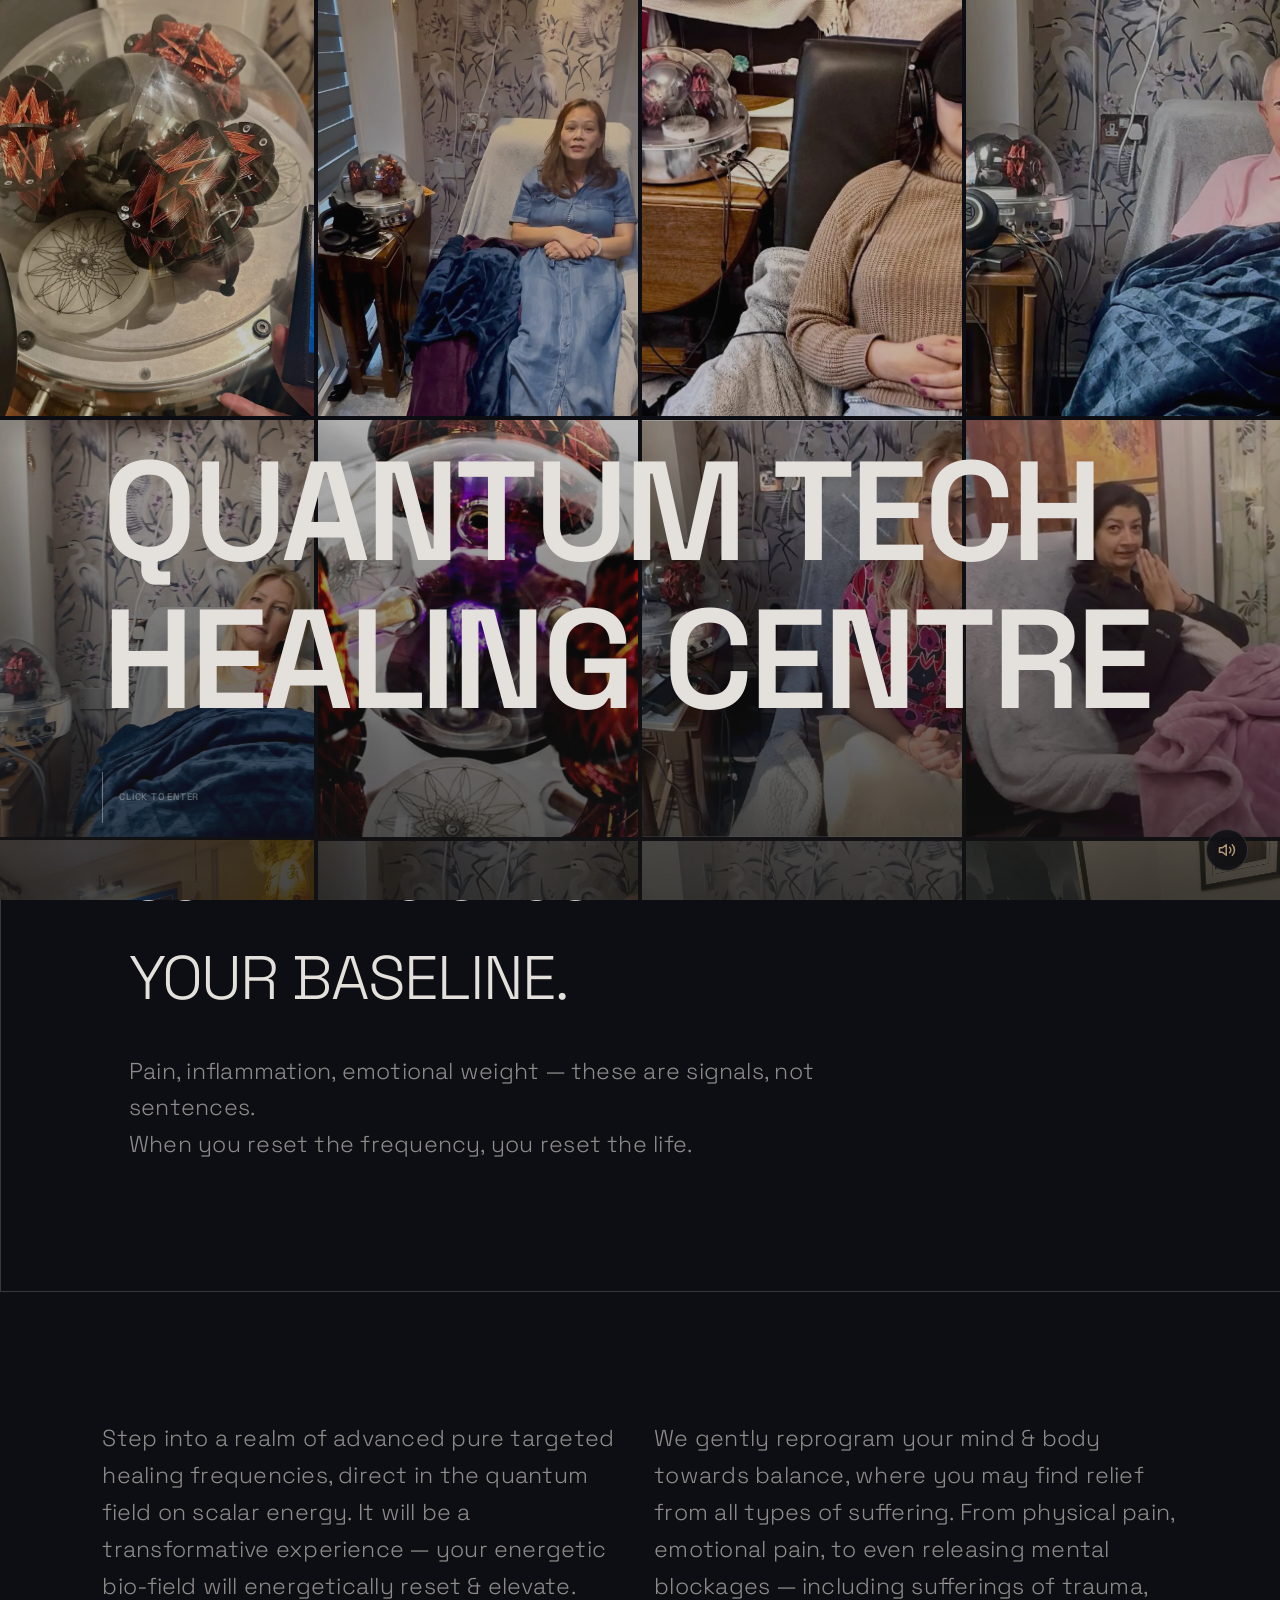
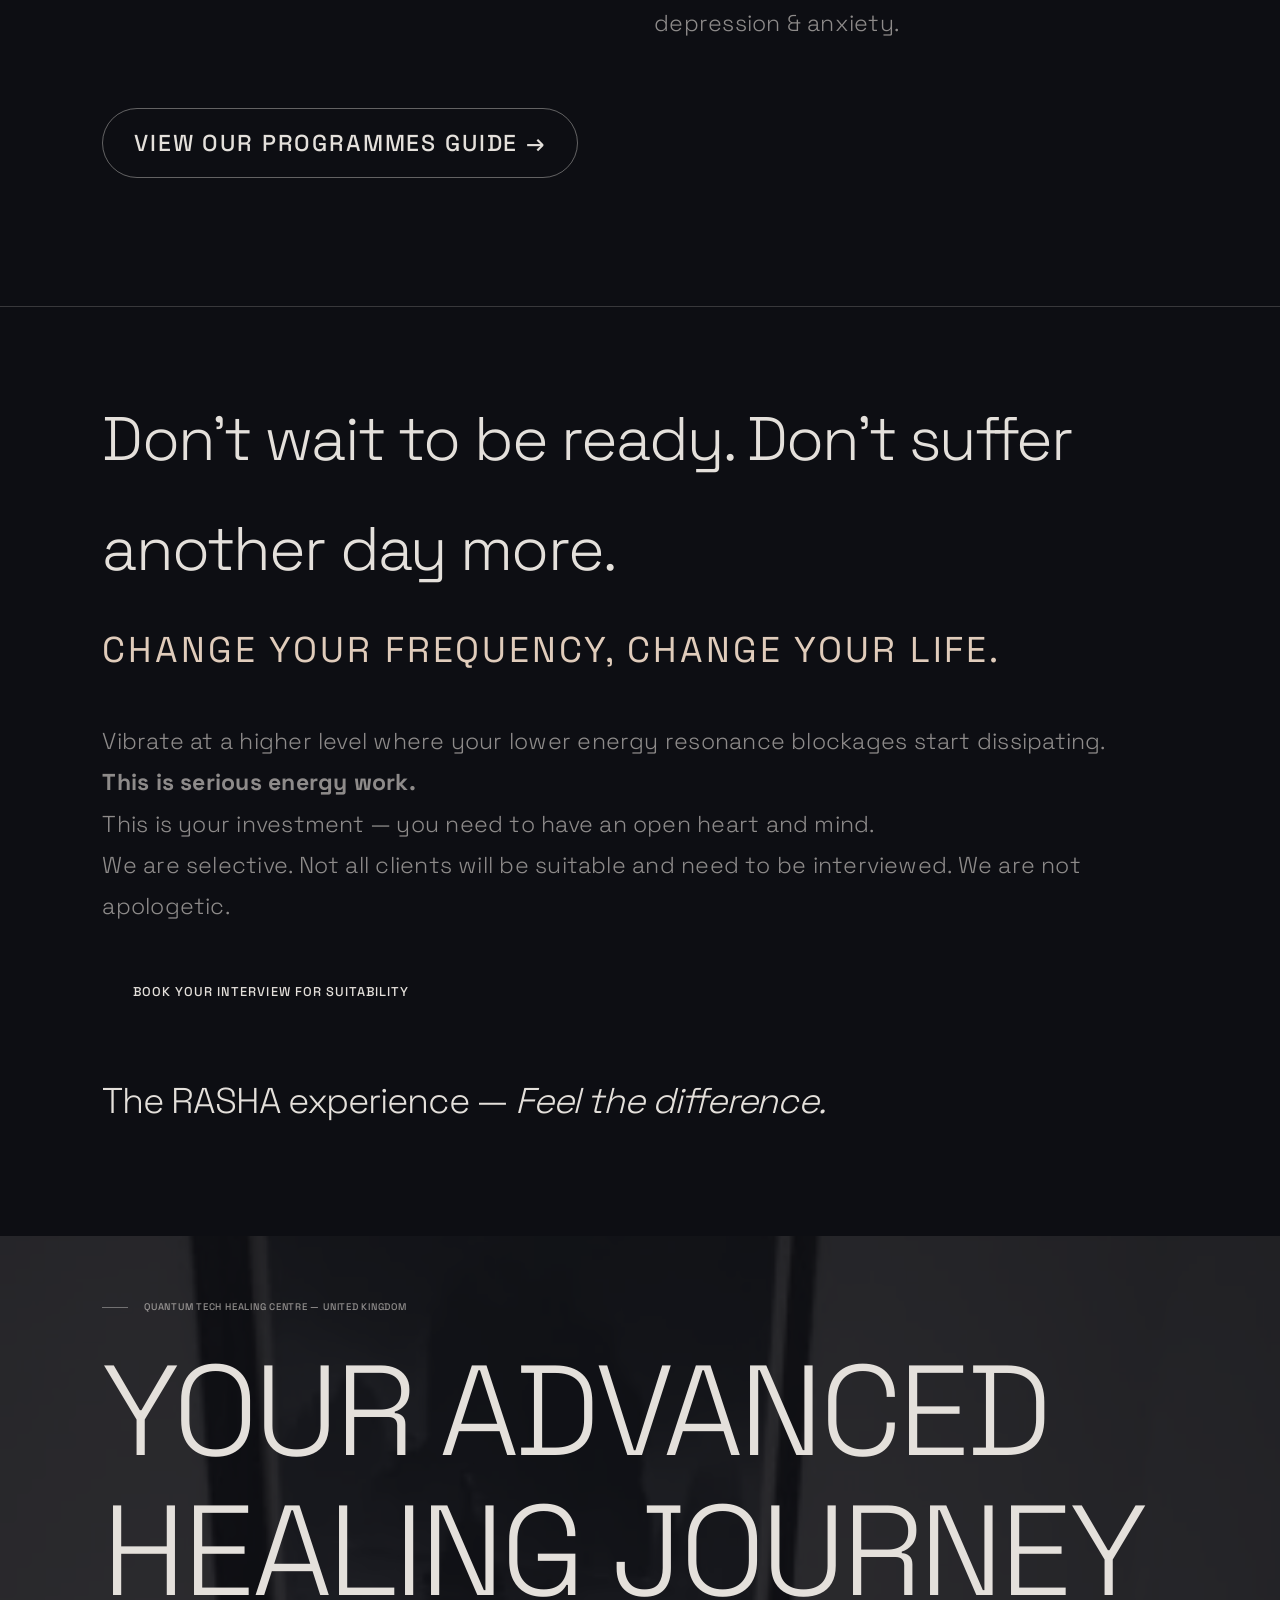
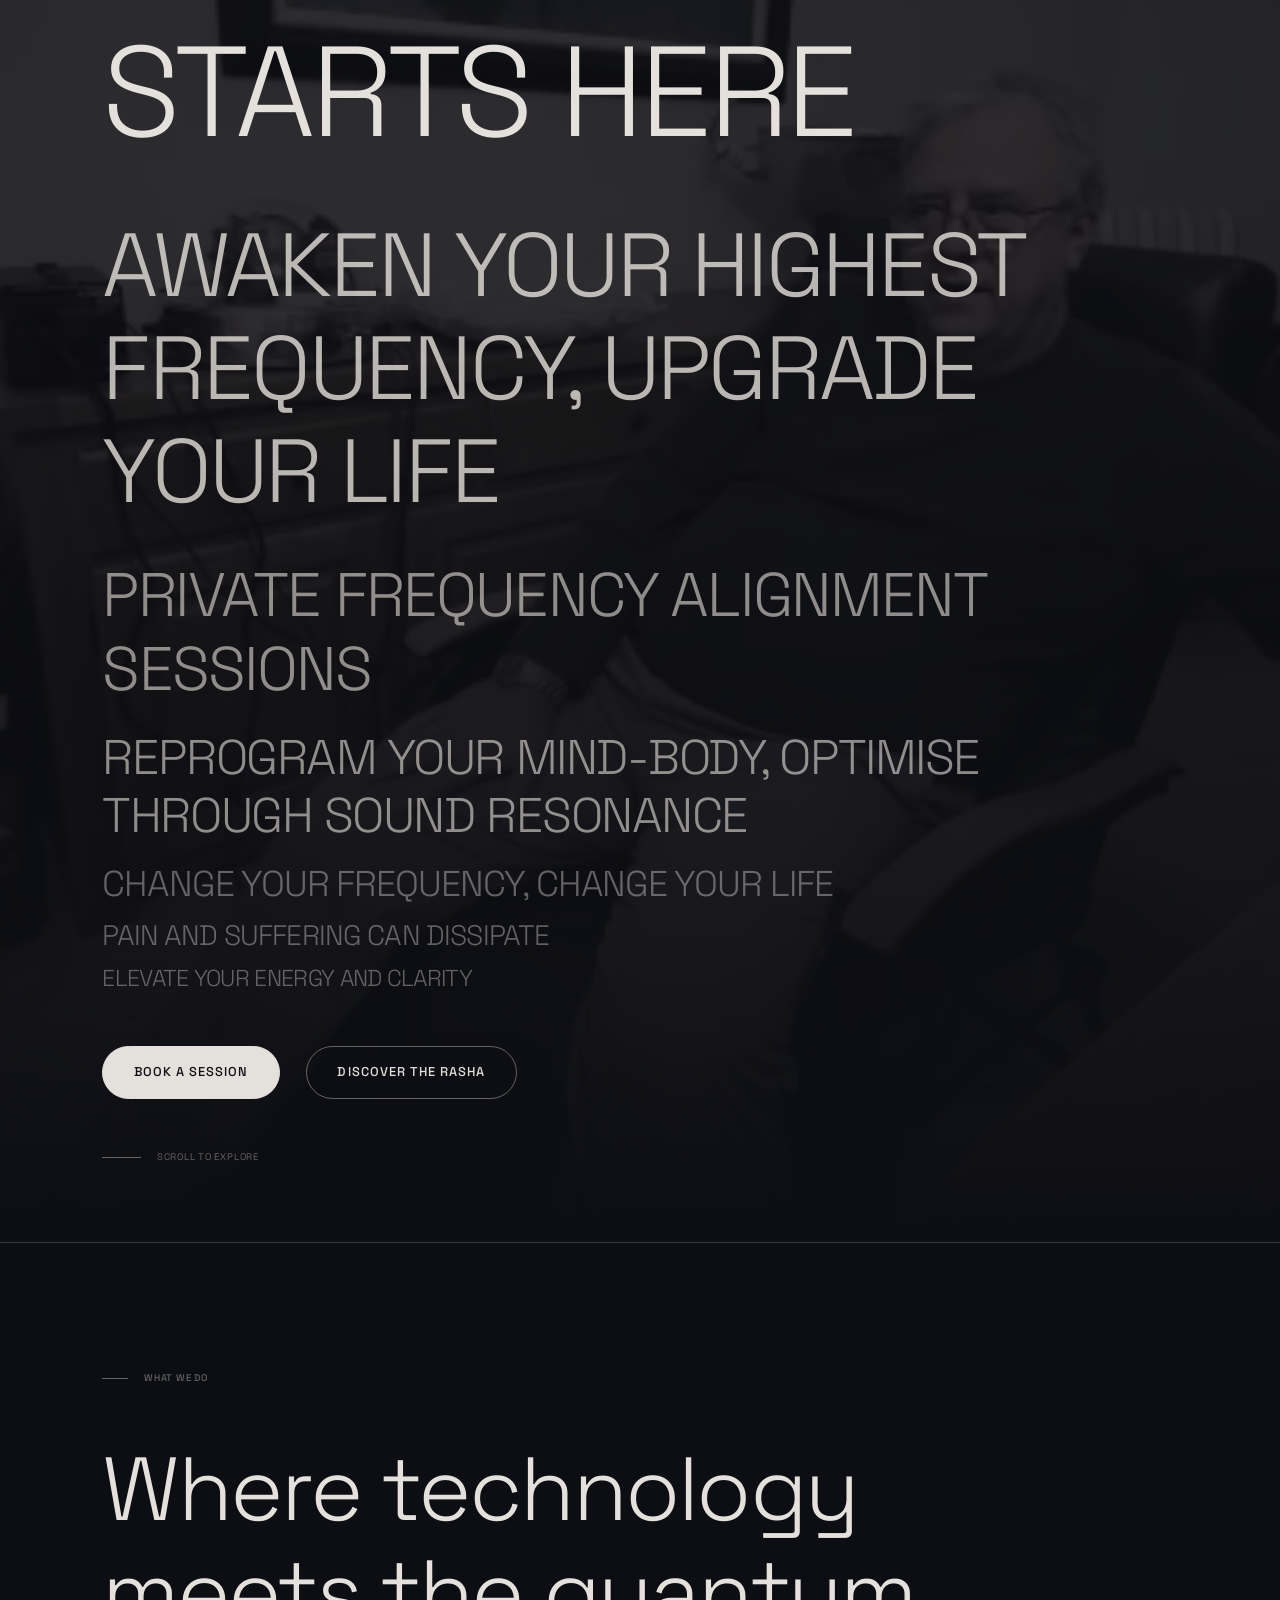
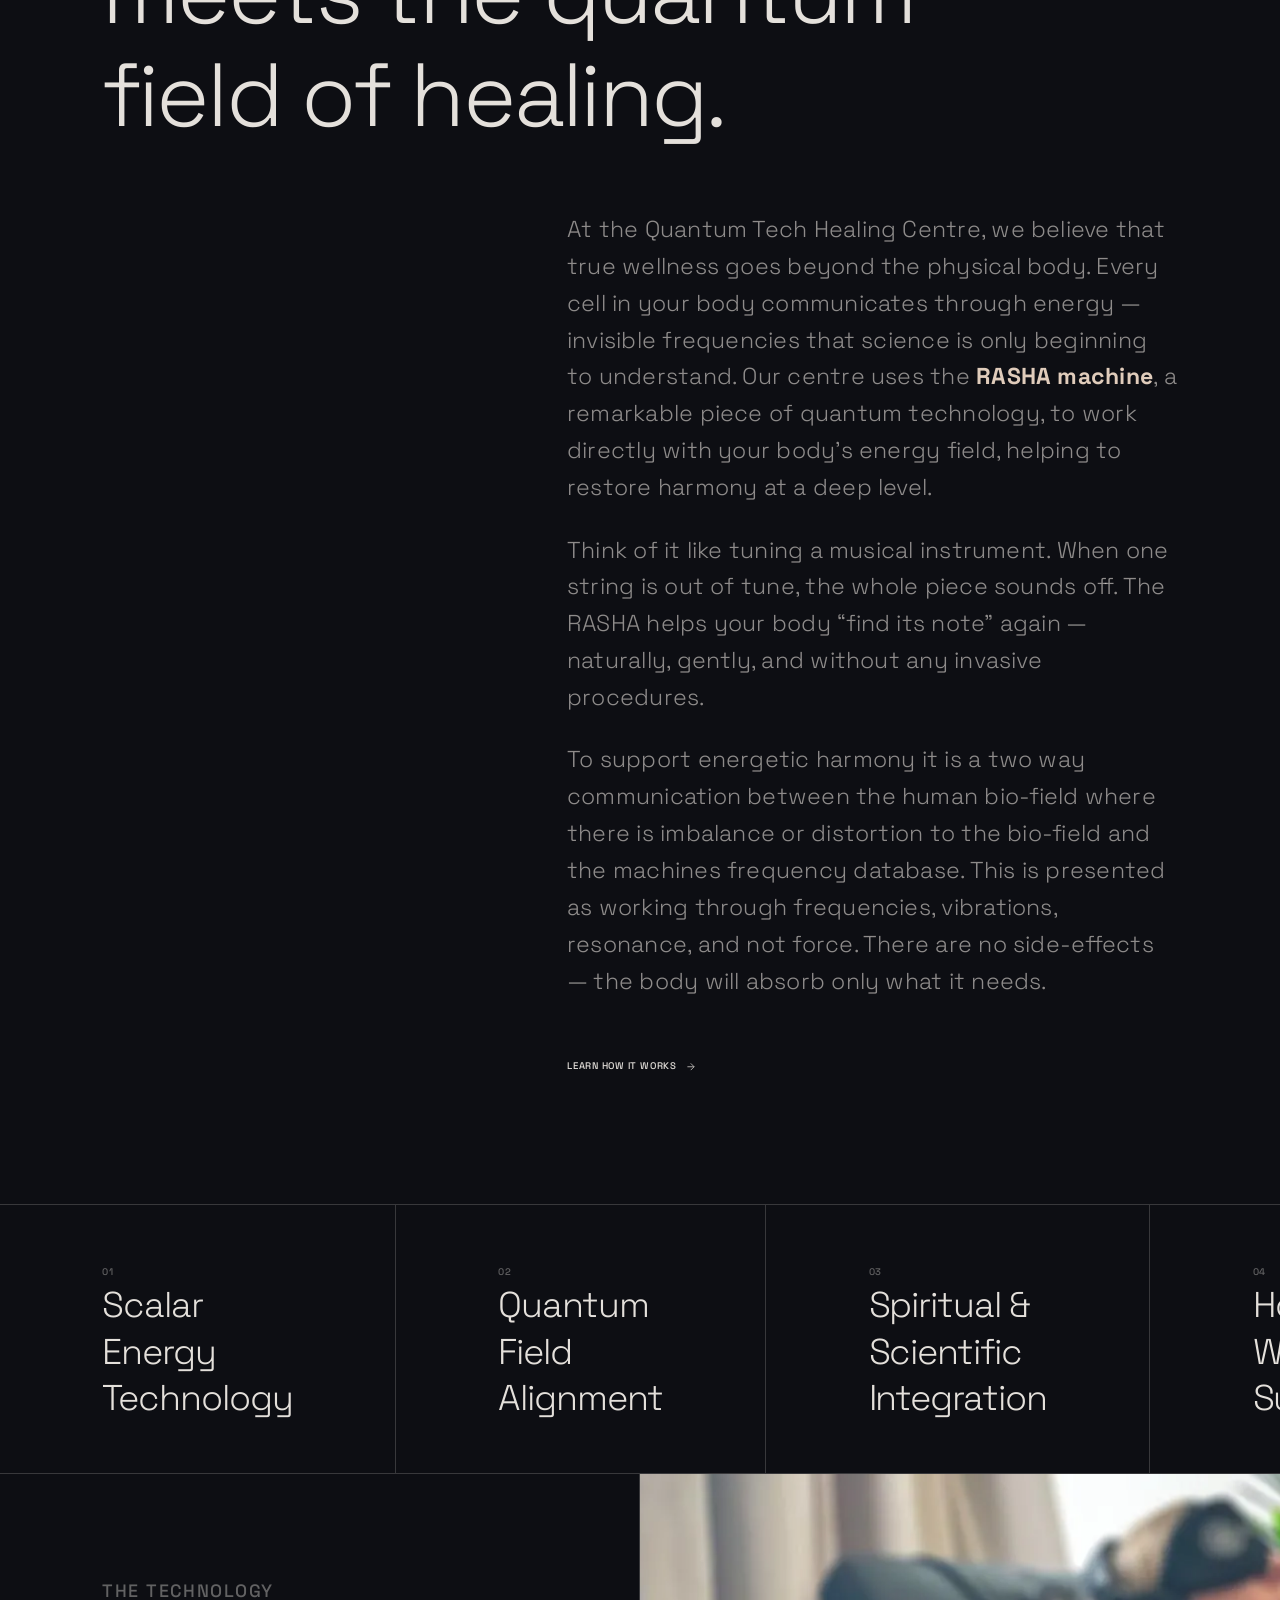
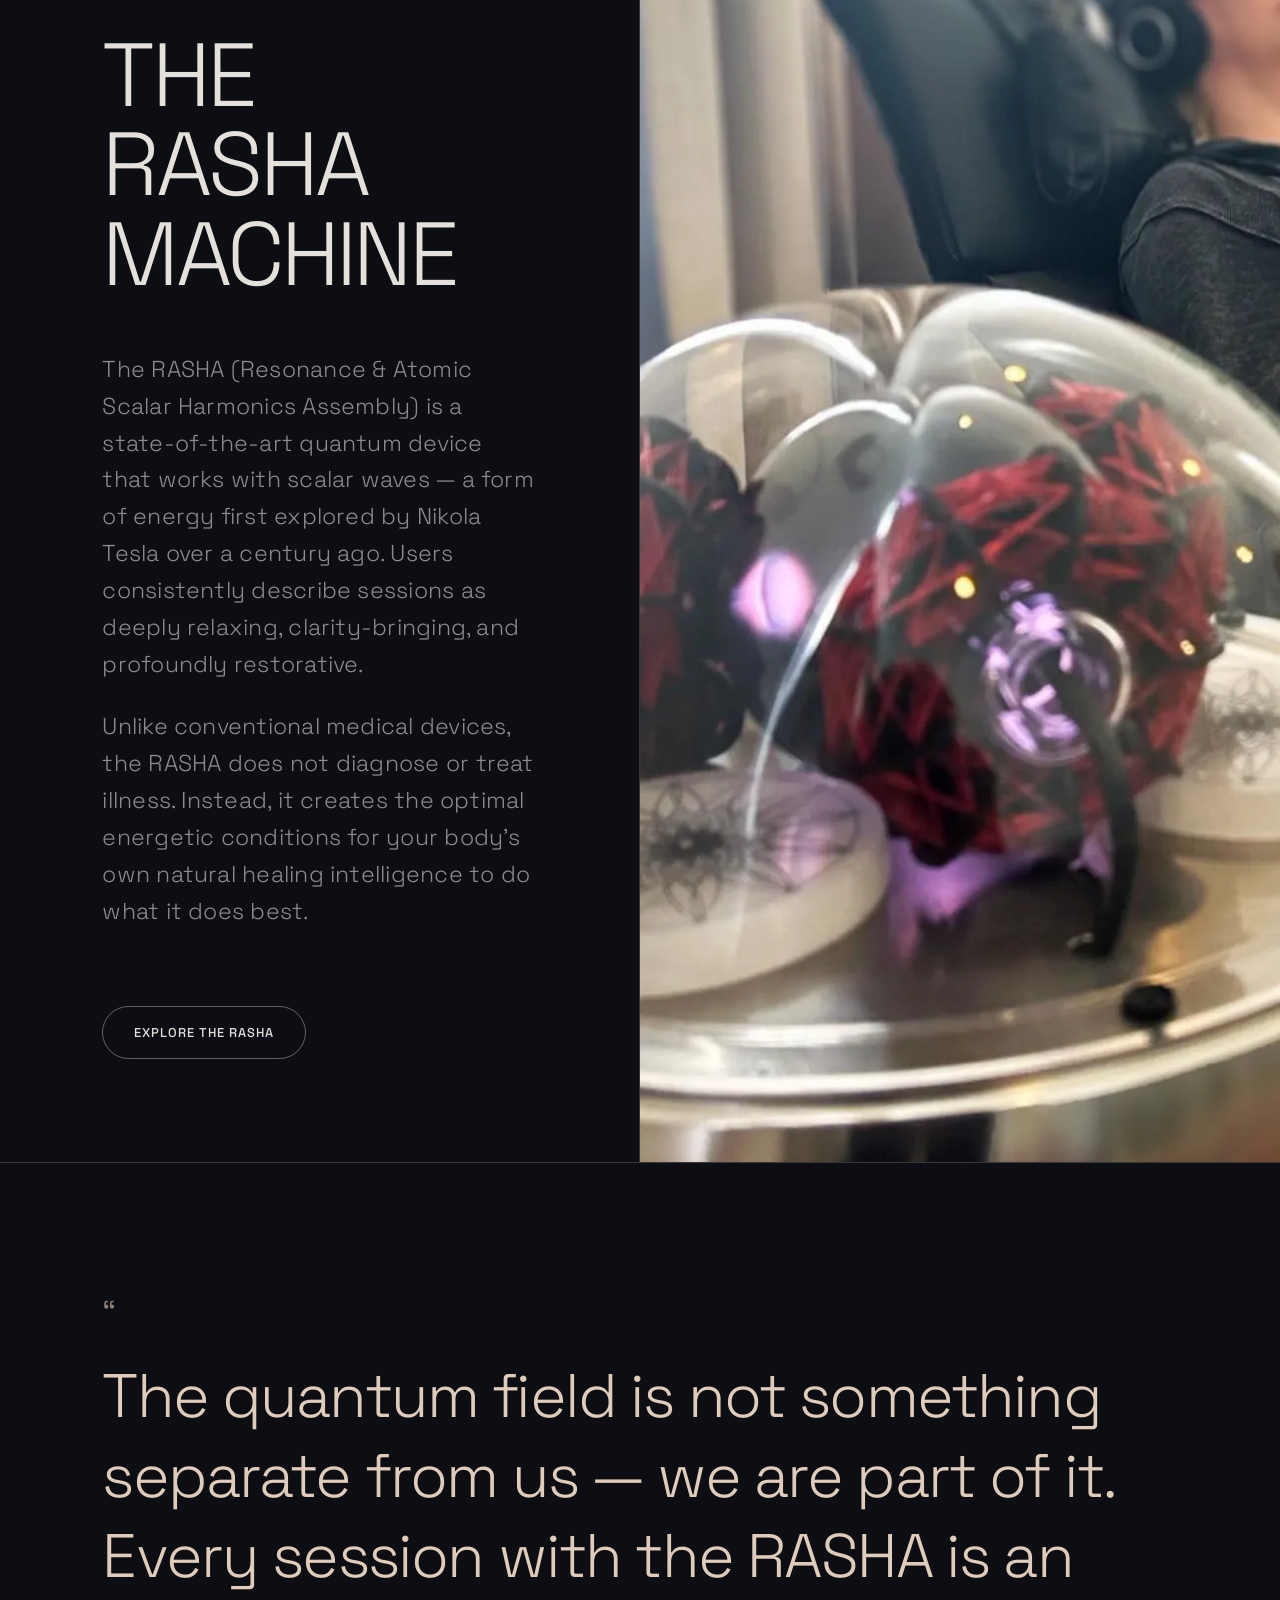
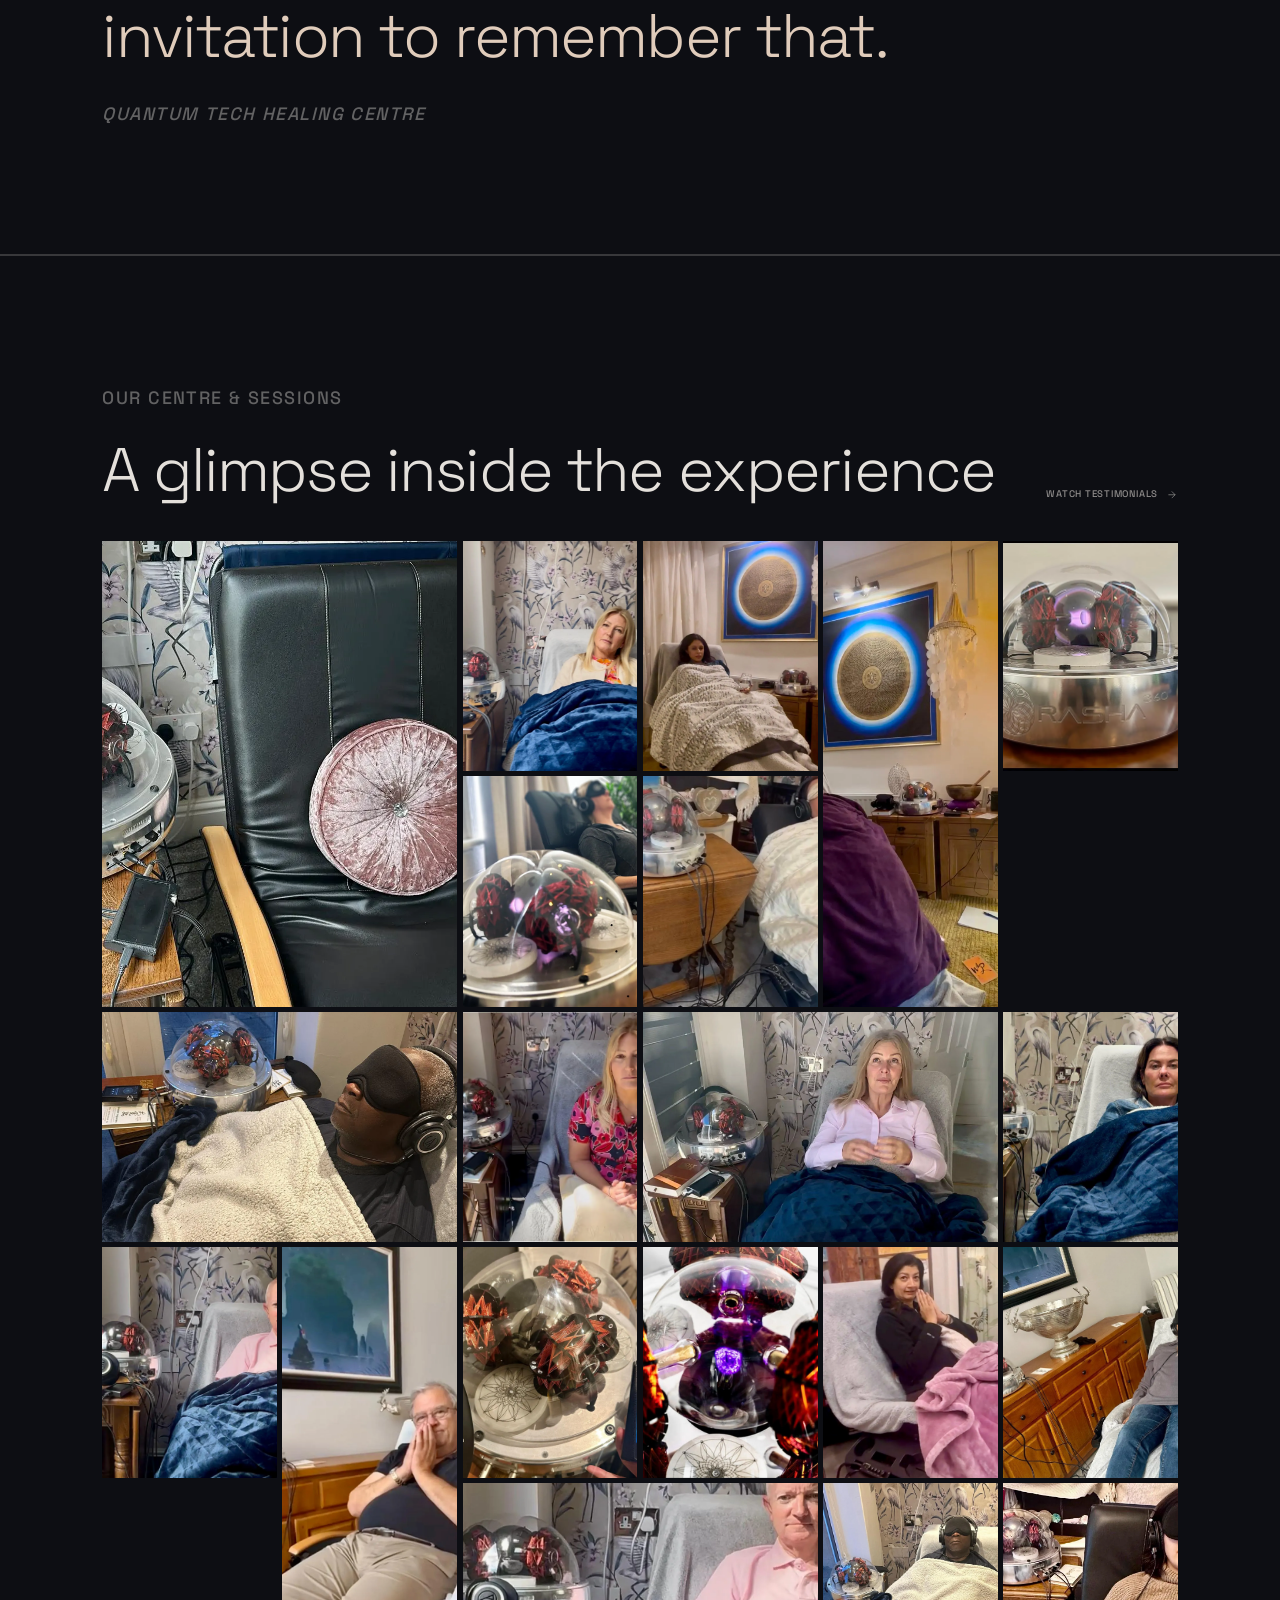
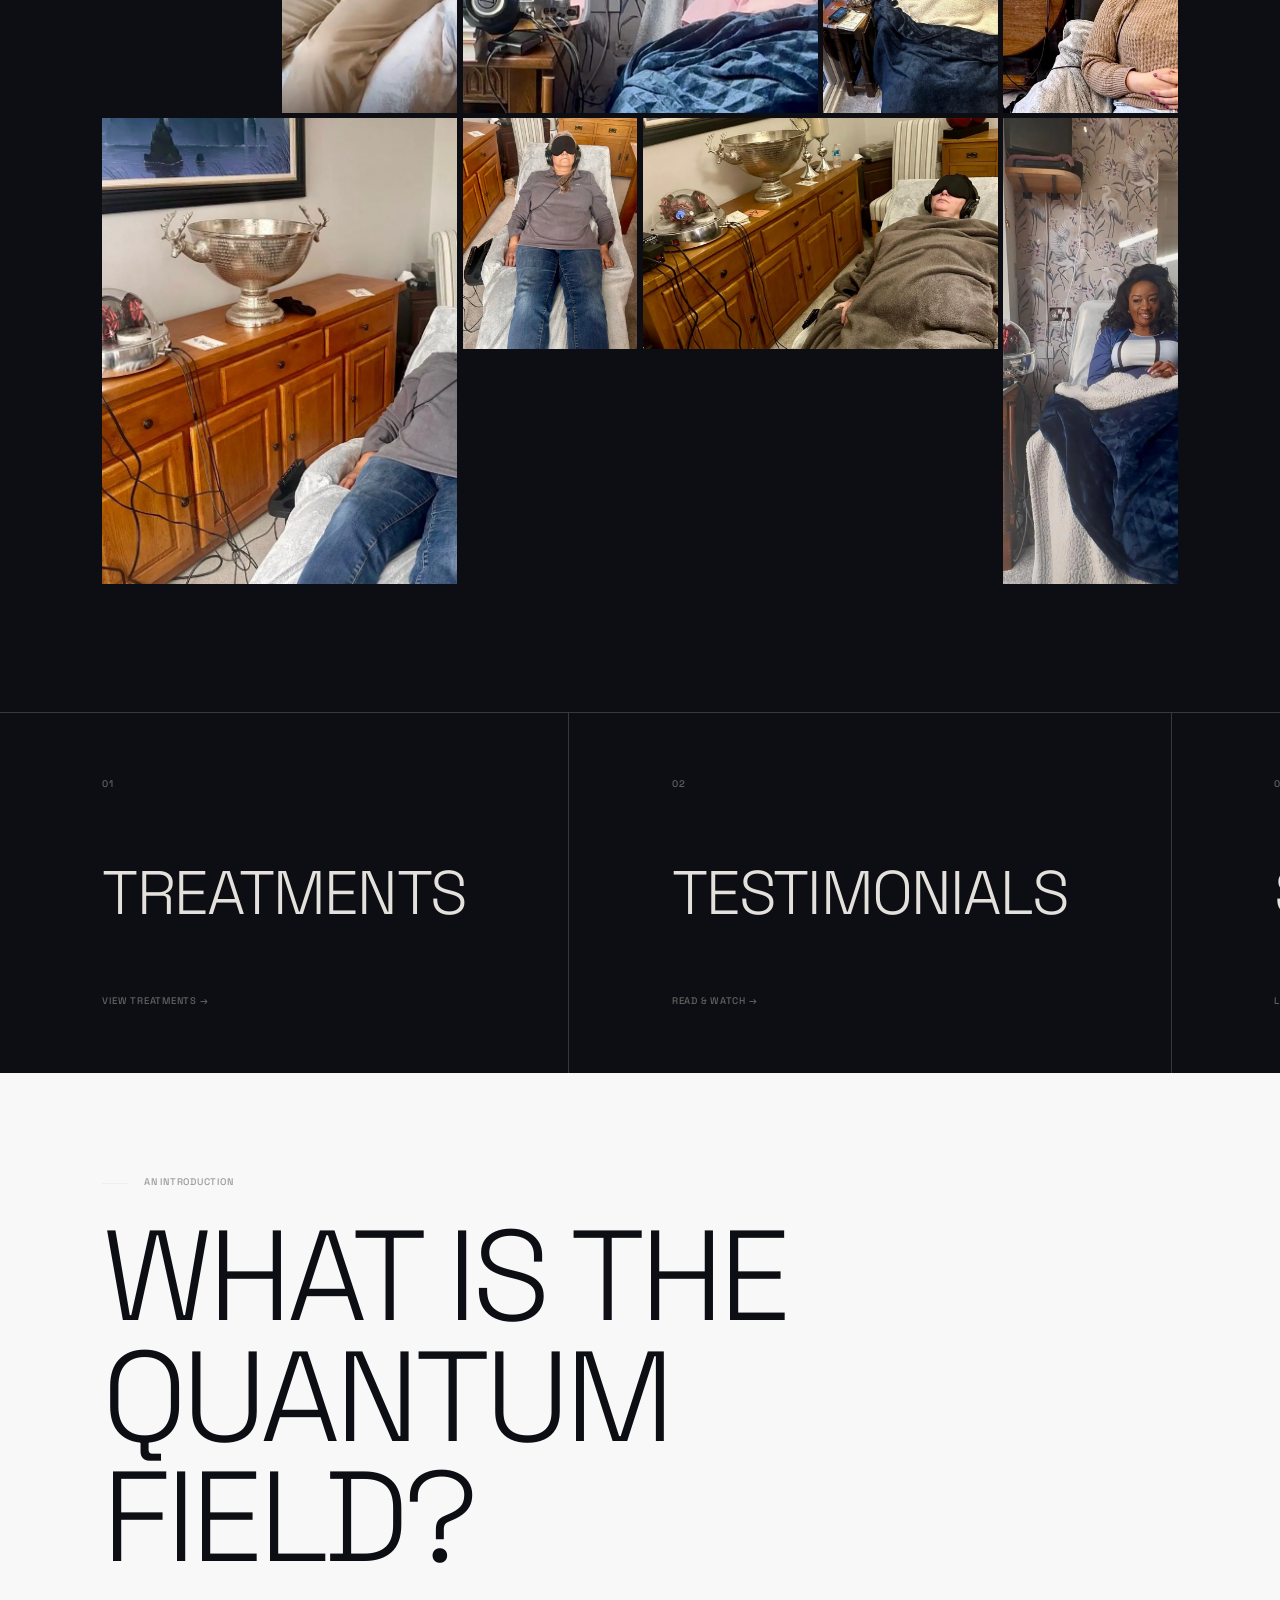
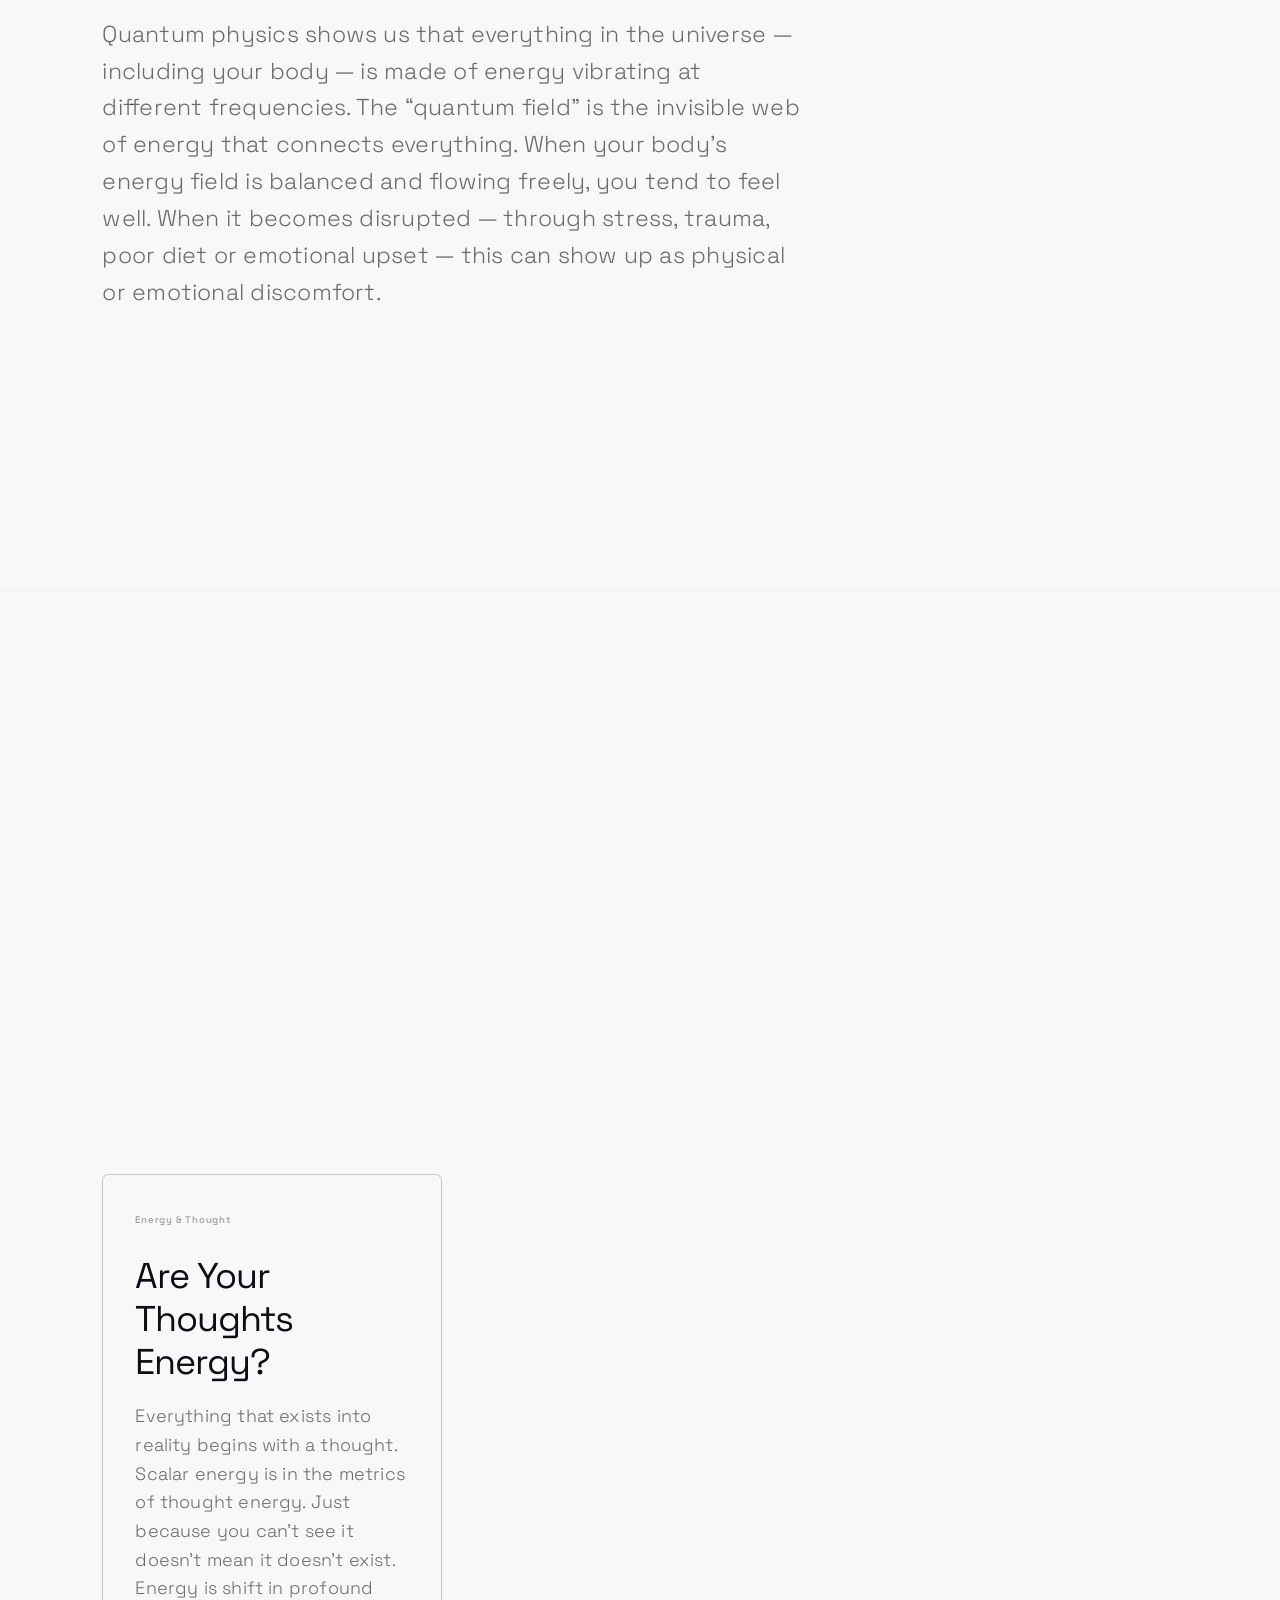
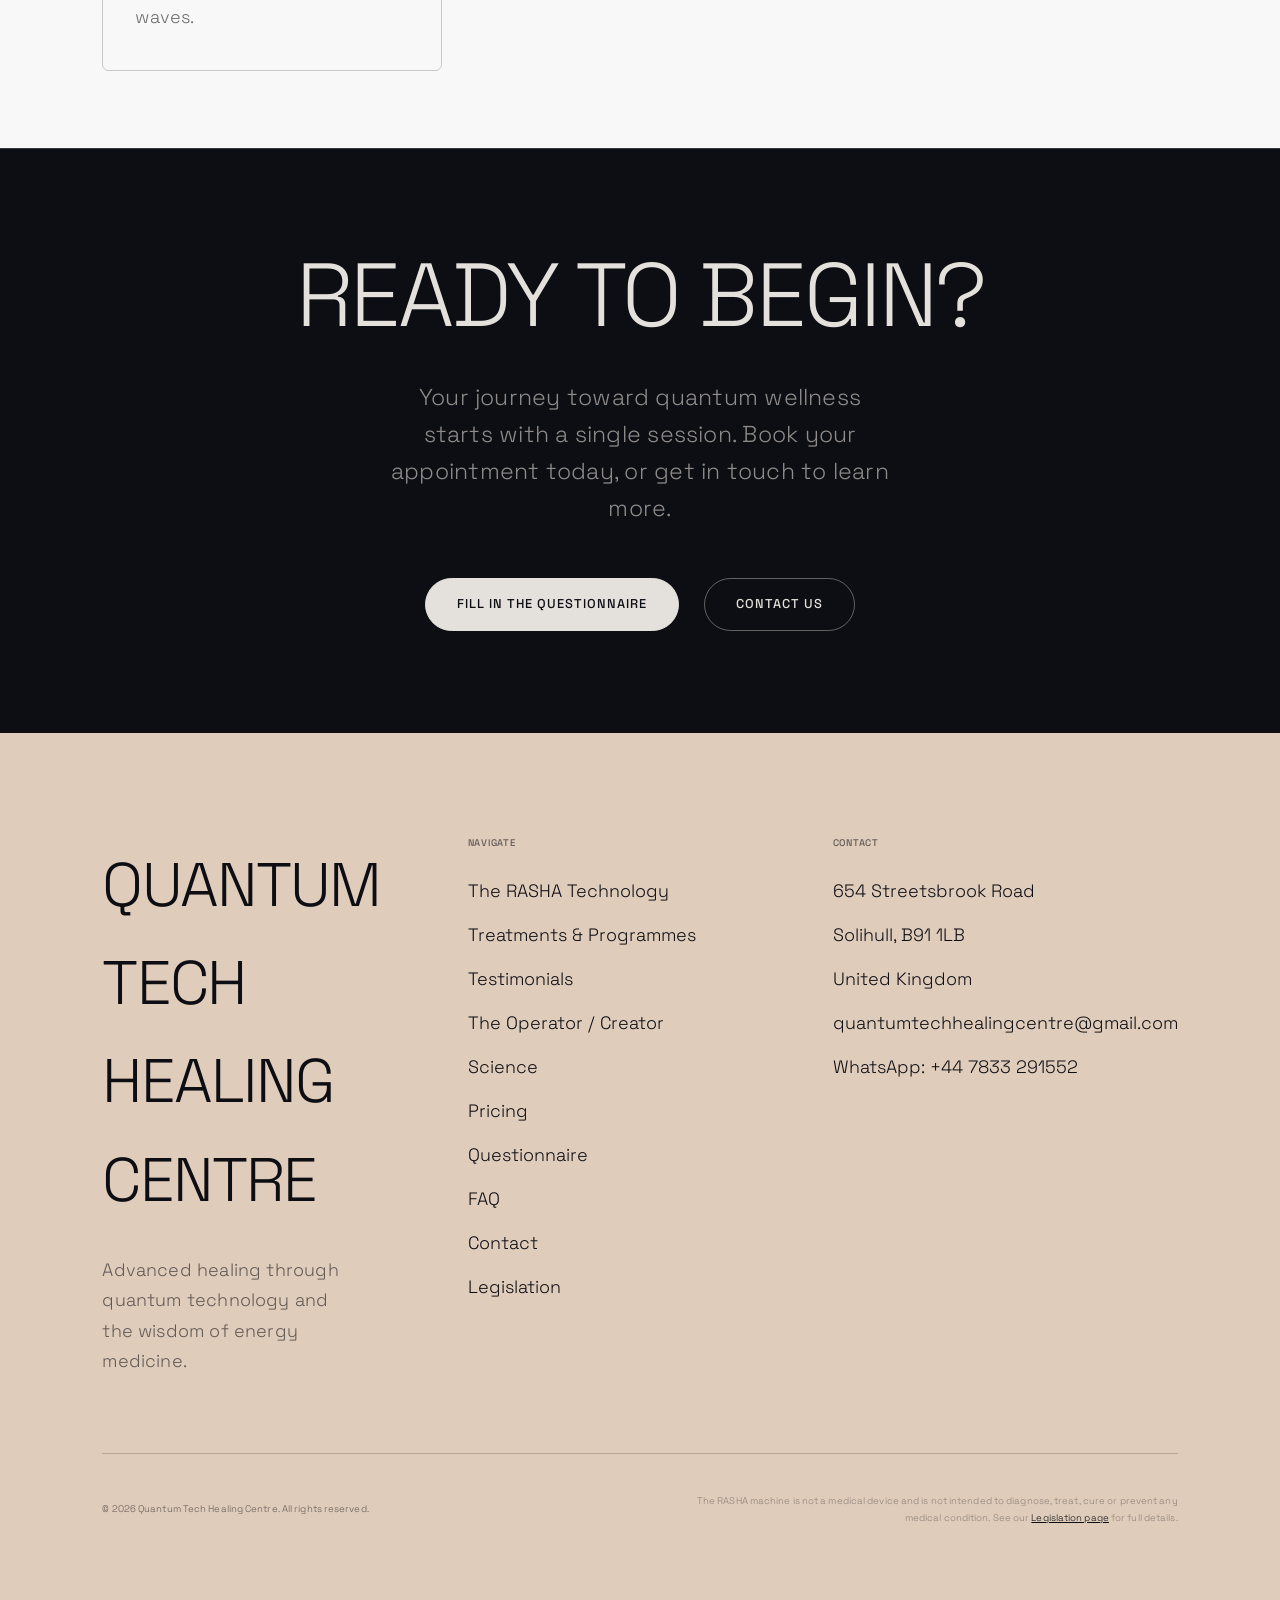
<file: Quantum Tech/site/index.html>
<!DOCTYPE html>
<html lang="en">
<head>
  <meta charset="UTF-8" />
  <meta name="viewport" content="width=device-width, initial-scale=1.0" />
  <title>Quantum Tech Healing Centre — Advanced Healing with Technology &amp; Spirituality</title>
  <meta name="description" content="Quantum Tech Healing Centre combines cutting-edge quantum technology with spiritual wisdom. Experience the RASHA machine — scalar energy healing in the UK." />
  <link rel="stylesheet" href="styles.css" />
  <link rel="preconnect" href="https://fonts.googleapis.com" />
  <link rel="preconnect" href="https://fonts.gstatic.com" crossorigin />
  <link href="https://fonts.googleapis.com/css2?family=Space+Grotesk:wght@300;400;500;600;700&display=swap" rel="stylesheet" />
  <style>
    /* ── Home-specific styles ─────────────────────────────── */
    .hero-bg {
      position: absolute;
      inset: 0;
      z-index: 0;
      overflow: hidden;
    }
    .hero-bg-image {
      width: 100%;
      height: 100%;
      object-fit: cover;
      opacity: 0.15;
      filter: saturate(0.3);
    }
    .hero-bg-gradient {
      position: absolute;
      inset: 0;
      background: linear-gradient(
        to bottom,
        transparent 40%,
        var(--color-dark-grey) 100%
      );
    }
    .section-hero {
      position: relative;
      z-index: 1;
    }
    .hero-content {
      position: relative;
      z-index: 2;
    }

    /* Intro statement section */
    .intro-statement {
      padding: var(--section-pad-v) var(--margin-h);
      border-top: 1px solid var(--color-light-grey-02);
    }
    .intro-statement .intro-label {
      font-size: var(--font-label);
      font-weight: 500;
      letter-spacing: var(--ls-label);
      text-transform: uppercase;
      color: var(--color-light-grey-04);
      margin-bottom: 4vw;
      display: flex;
      align-items: center;
      gap: 1rem;
    }
    .intro-statement .intro-label::before {
      content: '';
      display: block;
      width: 2vw;
      height: 1px;
      background: var(--color-light-grey-04);
    }
    .intro-statement .intro-text {
      font-size: var(--font-h2);
      font-weight: 300;
      line-height: 1.15;
      letter-spacing: var(--ls-heading);
      color: var(--color-light-grey);
      max-width: 80vw;
    }
    .intro-statement .intro-body {
      margin-top: 5vw;
      display: grid;
      grid-template-columns: 5fr 7fr;
      gap: var(--grid-gap);
      align-items: start;
    }
    .intro-statement .intro-body p {
      font-size: var(--font-body-lg);
      line-height: var(--lh-body);
      color: var(--color-light-grey-06);
    }

    /* Features strip */
    .features-strip {
      display: grid;
      grid-template-columns: repeat(4, 1fr);
      border-top: 1px solid var(--color-light-grey-02);
    }
    .features-strip .strip-item {
      padding: 4vw var(--margin-h);
      border-right: 1px solid var(--color-light-grey-02);
    }
    .features-strip .strip-item:last-child {
      border-right: none;
    }
    .features-strip .strip-num {
      font-size: var(--font-label);
      color: var(--color-light-grey-04);
      letter-spacing: var(--ls-label);
      text-transform: uppercase;
      margin-bottom: 2vw;
      font-weight: 500;
    }
    .features-strip .strip-text {
      font-size: var(--font-h4);
      font-weight: 300;
      letter-spacing: var(--ls-heading);
      line-height: 1.3;
    }

    /* RASHA highlight section */
    .rasha-highlight {
      display: grid;
      grid-template-columns: 1fr 1fr;
      border-top: 1px solid var(--color-light-grey-02);
      min-height: 70vh;
    }
    .rasha-highlight .rasha-text {
      padding: 8vw var(--margin-h);
      display: flex;
      flex-direction: column;
      justify-content: space-between;
      border-right: 1px solid var(--color-light-grey-02);
    }
    .rasha-highlight .rasha-image {
      position: relative;
      overflow: hidden;
    }
    .rasha-highlight .rasha-image .img-placeholder {
      height: 100%;
      min-height: 40vw;
      border-radius: 0;
    }

    /* Section teasers */
    .teaser-4 {
      display: grid;
      grid-template-columns: 1fr 1fr 1fr 1fr;
      border-top: 1px solid var(--color-light-grey-02);
    }
    .teaser-4 .teaser-item {
      border-right: 1px solid var(--color-light-grey-02);
    }
    .teaser-4 .teaser-item:last-child {
      border-right: none;
    }

    /* CTA strip */
    .cta-strip {
      padding: 8vw var(--margin-h);
      text-align: center;
      border-top: 1px solid var(--color-light-grey-02);
    }
    .cta-strip .cta-title {
      font-size: var(--font-h2);
      font-weight: 300;
      letter-spacing: var(--ls-heading);
      text-transform: uppercase;
      margin-bottom: 3vw;
    }
    .cta-strip .cta-sub {
      font-size: var(--font-body-lg);
      font-weight: 300;
      color: var(--color-light-grey-06);
      max-width: 40vw;
      margin: 0 auto 3vw;
      line-height: var(--lh-body);
    }

    @media (max-width: 600px) {
      .intro-statement .intro-text { max-width: 90vw; }
      .intro-statement .intro-body { grid-template-columns: 1fr; }
      .features-strip { grid-template-columns: 1fr 1fr; }
      .features-strip .strip-item { padding: 8vw var(--margin-h); }
      .features-strip .strip-item:nth-child(2) { border-right: none; }
      .rasha-highlight { grid-template-columns: 1fr; }
      .rasha-highlight .rasha-text { border-right: none; border-bottom: 1px solid var(--color-light-grey-02); }
      .teaser-4 { grid-template-columns: 1fr 1fr; }
      .teaser-4 .teaser-item:nth-child(2) { border-right: none; }
      .teaser-4 .teaser-item:nth-child(4) { border-right: none; }
      .cta-strip .cta-sub { max-width: 85vw; }
    }

    /* ── Photo Gallery ────────────────────────────────────── */
    .gallery-section {
      padding: var(--section-pad-v) var(--margin-h);
      border-top: 1px solid var(--color-light-grey-02);
    }
    .gallery-header {
      display: flex;
      justify-content: space-between;
      align-items: flex-end;
      margin-bottom: 3vw;
    }
    .gallery-grid {
      display: grid;
      grid-template-columns: repeat(6, 1fr);
      grid-auto-rows: 18vw;
      gap: 0.4vw;
    }
    .gallery-grid .g-img {
      overflow: hidden;
      background: var(--color-dark-grey-02);
    }
    .gallery-grid .g-img img {
      width: 100%;
      height: 100%;
      object-fit: cover;
      display: block;
      transition: transform 0.6s var(--ease);
    }
    .gallery-grid .g-img:hover img {
      transform: scale(1.04);
    }
    /* Featured spanning cells */
    .gallery-grid .g-wide  { grid-column: span 2; }
    .gallery-grid .g-tall  { grid-row: span 2; }
    .gallery-grid .g-large { grid-column: span 2; grid-row: span 2; }
    @media (max-width: 600px) {
      .gallery-grid { grid-template-columns: repeat(2, 1fr); grid-auto-rows: 40vw; }
      .gallery-grid .g-wide  { grid-column: span 1; }
      .gallery-grid .g-tall  { grid-row: span 1; }
      .gallery-grid .g-large { grid-column: span 1; grid-row: span 1; }
      .gallery-header { flex-direction: column; align-items: flex-start; gap: 2vw; }
    }

    /* ── Impact Section ───────────────────────────────────── */
    .impact-section {
      padding: 0;
      display: flex;
      flex-direction: column;
      gap: 0;
      border-top: 1px solid var(--color-light-grey-02);
    }
    .impact-opening {
      min-height: auto;
      display: flex;
      flex-direction: column;
      justify-content: flex-start;
      gap: 4vw;
      padding: 4vw var(--margin-h) 12vw;
    }
    .impact-h1 {
      font-size: clamp(3.5rem, 10vw, 15rem);
      font-weight: 300;
      letter-spacing: var(--ls-heading);
      text-transform: uppercase;
      line-height: 1.0;
      margin-bottom: 0;
    }
    .impact-lead {
      font-size: clamp(1.2rem, 2.8vw, 3.2rem);
      font-weight: 300;
      color: var(--color-light-grey-06);
      max-width: 75vw;
      line-height: 1.3;
      margin-bottom: 0;
    }
    .impact-release {
      font-size: clamp(1rem, 2.2vw, 2.6rem);
      font-weight: 400;
      color: var(--color-sand);
      letter-spacing: 0.02em;
    }
    .impact-secondary {
      border-left: 1px solid var(--color-light-grey-02);
      padding: 10vw var(--margin-h) 10vw calc(var(--margin-h) + 2vw);
      max-width: 80vw;
    }
    .impact-secondary-line {
      font-size: var(--font-h3);
      font-weight: 300;
      letter-spacing: var(--ls-heading);
      text-transform: uppercase;
      margin-bottom: 2vw;
    }
    .impact-secondary-body {
      font-size: var(--font-body-lg);
      color: var(--color-light-grey-06);
      line-height: var(--lh-body);
    }
    .impact-body {
      display: grid;
      grid-template-columns: 1fr 1fr;
      gap: var(--grid-gap);
      padding: 10vw var(--margin-h);
      border-top: 1px solid var(--color-light-grey-02);
    }
    .impact-body p {
      font-size: var(--font-body-lg);
      color: var(--color-light-grey-06);
      line-height: var(--lh-body);
    }
    .impact-cta-row {
      margin-top: 3vw;
      grid-column: 1 / -1;
    }
    .impact-cta-btn { font-size: var(--font-body-lg); }
    .impact-closing {
      border-top: 1px solid var(--color-light-grey-02);
      padding: 6vw var(--margin-h) 8vw;
    }
    .impact-closing p {
      font-size: var(--font-body-lg);
      color: var(--color-light-grey-06);
      line-height: 1.8;
    }
    .impact-closing-line {
      font-size: var(--font-h3) !important;
      font-weight: 300;
      color: var(--color-light-grey) !important;
      letter-spacing: var(--ls-heading);
      margin-bottom: 1vw;
    }
    .impact-closing-tag {
      font-size: var(--font-h4) !important;
      color: var(--color-sand) !important;
      font-weight: 400;
      text-transform: uppercase;
      letter-spacing: var(--ls-label);
      margin-bottom: 3vw;
    }
    .impact-rasha-tag {
      margin-top: 4vw;
      font-size: var(--font-h4) !important;
      color: var(--color-light-grey) !important;
      font-weight: 300;
      letter-spacing: var(--ls-heading);
    }
    @media (max-width: 600px) {
      .impact-opening { padding: 16vw var(--margin-h) 12vw; }
      .impact-lead { max-width: 90vw; }
      .impact-secondary { max-width: 90vw; padding: 12vw var(--margin-h); }
      .impact-body { grid-template-columns: 1fr; padding: 12vw var(--margin-h); }
    }
  </style>
</head>
<body>

  <!-- ── Scroll-Driven Intro ─────────────────────────────── -->
  <div id="intro-scroll" aria-hidden="true">
    <div class="intro-grid">
      <!-- Column 1 — speed 0.7 (slowest) -->
      <div class="intro-col" data-speed="0.7">
        <div class="intro-img" style="background-image:url('images/WhatsApp Image 2026-04-09 at 19.45.00.webp');"></div>
        <div class="intro-img" style="background-image:url('images/WhatsApp Image 2026-04-09 at 19.45.00 (1).webp');"></div>
        <div class="intro-img" style="background-image:url('images/WhatsApp Image 2026-04-09 at 19.45.00 (2).webp');"></div>
        <div class="intro-img" style="background-image:url('images/WhatsApp Image 2026-04-09 at 19.45.00 (3).webp');"></div>
        <div class="intro-img" style="background-image:url('images/WhatsApp Image 2026-04-09 at 19.52.28.webp');"></div>
        <div class="intro-img" style="background-image:url('images/WhatsApp Image 2026-04-09 at 23.21.36.webp');"></div>
        <div class="intro-img" style="background-image:url('images/WhatsApp Image 2026-04-11 at 23.08.38.webp');"></div>
        <!-- Duplicates for seamless loop -->
        <div class="intro-img" style="background-image:url('images/WhatsApp Image 2026-04-09 at 19.45.00.webp');"></div>
        <div class="intro-img" style="background-image:url('images/WhatsApp Image 2026-04-09 at 19.45.00 (1).webp');"></div>
        <div class="intro-img" style="background-image:url('images/WhatsApp Image 2026-04-09 at 19.45.00 (2).webp');"></div>
        <div class="intro-img" style="background-image:url('images/WhatsApp Image 2026-04-09 at 19.45.00 (3).webp');"></div>
        <div class="intro-img" style="background-image:url('images/WhatsApp Image 2026-04-09 at 19.52.28.webp');"></div>
        <div class="intro-img" style="background-image:url('images/WhatsApp Image 2026-04-09 at 23.21.36.webp');"></div>
        <div class="intro-img" style="background-image:url('images/WhatsApp Image 2026-04-11 at 23.08.38.webp');"></div>
      </div>
      <!-- Column 2 — speed 1.0 -->
      <div class="intro-col" data-speed="1.0">
        <div class="intro-img" style="background-image:url('images/WhatsApp Image 2026-04-09 at 19.45.00 (4).webp');"></div>
        <div class="intro-img" style="background-image:url('images/WhatsApp Image 2026-04-09 at 19.45.00 (5).webp');"></div>
        <div class="intro-img" style="background-image:url('images/WhatsApp Image 2026-04-09 at 19.45.00 (6).webp');"></div>
        <div class="intro-img" style="background-image:url('images/WhatsApp Image 2026-04-09 at 19.45.00 (7).webp');"></div>
        <div class="intro-img" style="background-image:url('images/WhatsApp Image 2026-04-09 at 19.52.42.webp');"></div>
        <div class="intro-img" style="background-image:url('images/WhatsApp Image 2026-04-09 at 23.30.02.webp');"></div>
        <div class="intro-img" style="background-image:url('images/WhatsApp Image 2026-04-11 at 23.15.04.webp');"></div>
        <!-- Duplicates for seamless loop -->
        <div class="intro-img" style="background-image:url('images/WhatsApp Image 2026-04-09 at 19.45.00 (4).webp');"></div>
        <div class="intro-img" style="background-image:url('images/WhatsApp Image 2026-04-09 at 19.45.00 (5).webp');"></div>
        <div class="intro-img" style="background-image:url('images/WhatsApp Image 2026-04-09 at 19.45.00 (6).webp');"></div>
        <div class="intro-img" style="background-image:url('images/WhatsApp Image 2026-04-09 at 19.45.00 (7).webp');"></div>
        <div class="intro-img" style="background-image:url('images/WhatsApp Image 2026-04-09 at 19.52.42.webp');"></div>
        <div class="intro-img" style="background-image:url('images/WhatsApp Image 2026-04-09 at 23.30.02.webp');"></div>
        <div class="intro-img" style="background-image:url('images/WhatsApp Image 2026-04-11 at 23.15.04.webp');"></div>
      </div>
      <!-- Column 3 — speed 0.85 -->
      <div class="intro-col" data-speed="0.85">
        <div class="intro-img" style="background-image:url('images/WhatsApp Image 2026-04-09 at 19.45.14.webp');"></div>
        <div class="intro-img" style="background-image:url('images/WhatsApp Image 2026-04-09 at 19.45.14 (1).webp');"></div>
        <div class="intro-img" style="background-image:url('images/WhatsApp Image 2026-04-09 at 19.45.14 (2).webp');"></div>
        <div class="intro-img" style="background-image:url('images/WhatsApp Image 2026-04-09 at 23.30.02 (1).webp');"></div>
        <div class="intro-img" style="background-image:url('images/WhatsApp Image 2026-04-09 at 23.30.02 (2).webp');"></div>
        <div class="intro-img" style="background-image:url('images/WhatsApp Image 2026-04-11 at 23.10.42.webp');"></div>
        <!-- Duplicates for seamless loop -->
        <div class="intro-img" style="background-image:url('images/WhatsApp Image 2026-04-09 at 19.45.14.webp');"></div>
        <div class="intro-img" style="background-image:url('images/WhatsApp Image 2026-04-09 at 19.45.14 (1).webp');"></div>
        <div class="intro-img" style="background-image:url('images/WhatsApp Image 2026-04-09 at 19.45.14 (2).webp');"></div>
        <div class="intro-img" style="background-image:url('images/WhatsApp Image 2026-04-09 at 23.30.02 (1).webp');"></div>
        <div class="intro-img" style="background-image:url('images/WhatsApp Image 2026-04-09 at 23.30.02 (2).webp');"></div>
        <div class="intro-img" style="background-image:url('images/WhatsApp Image 2026-04-11 at 23.10.42.webp');"></div>
      </div>
      <!-- Column 4 — speed 1.15 (fastest) -->
      <div class="intro-col" data-speed="1.15">
        <div class="intro-img" style="background-image:url('images/WhatsApp Image 2026-04-09 at 19.45.14 (3).webp');"></div>
        <div class="intro-img" style="background-image:url('images/WhatsApp Image 2026-04-09 at 19.50.37.webp');"></div>
        <div class="intro-img" style="background-image:url('images/WhatsApp Image 2026-04-09 at 19.59.14.webp');background-position:top right;"></div>
        <div class="intro-img" style="background-image:url('images/WhatsApp Image 2026-04-09 at 23.30.02 (3).webp');"></div>
        <div class="intro-img" style="background-image:url('images/WhatsApp Image 2026-04-09 at 23.30.02 (4).webp');"></div>
        <div class="intro-img" style="background-image:url('images/WhatsApp Image 2026-04-09 at 23.30.02 (5).webp');"></div>
        <!-- Duplicates for seamless loop -->
        <div class="intro-img" style="background-image:url('images/WhatsApp Image 2026-04-09 at 19.45.14 (3).webp');"></div>
        <div class="intro-img" style="background-image:url('images/WhatsApp Image 2026-04-09 at 19.50.37.webp');"></div>
        <div class="intro-img" style="background-image:url('images/WhatsApp Image 2026-04-09 at 19.59.14.webp');background-position:top right;"></div>
        <div class="intro-img" style="background-image:url('images/WhatsApp Image 2026-04-09 at 23.30.02 (3).webp');"></div>
        <div class="intro-img" style="background-image:url('images/WhatsApp Image 2026-04-09 at 23.30.02 (4).webp');"></div>
        <div class="intro-img" style="background-image:url('images/WhatsApp Image 2026-04-09 at 23.30.02 (5).webp');"></div>
      </div>
    </div>

    <div class="intro-overlay">
      <p class="intro-overlay-title">Quantum Tech<br>Healing Centre</p>
      <p class="intro-overlay-hint">Click to enter</p>
    </div>
  </div>

  <!-- ── Impact Section ─────────────────────────────────── -->
  <section class="impact-section section-dark">

    <div class="impact-opening fade-up">
      <h2 class="impact-h1">Are you tired<br>of suffering?</h2>
      <p class="impact-lead">Done with pain that won&rsquo;t move, weight that won&rsquo;t lift, a mind that won&rsquo;t quiet?</p>
      <p class="impact-release">This is where stored pain finally gets released &mdash; not managed. <em>Released.</em></p>
    </div>

    <div class="impact-secondary fade-up">
      <p class="impact-secondary-line">Suffering shouldn&rsquo;t be your baseline.</p>
      <p class="impact-secondary-body">Pain, inflammation, emotional weight &mdash; these are signals, not sentences.<br>When you reset the frequency, you reset the life.</p>
    </div>

    <div class="impact-body fade-up">
      <p>
        Step into a realm of advanced pure targeted healing frequencies, direct in the quantum field on scalar energy.
        It will be a transformative experience &mdash; your energetic bio-field will energetically reset &amp; elevate.
      </p>
      <p>
        We gently reprogram your mind &amp; body towards balance, where you may find relief from all types of suffering.
        From physical pain, emotional pain, to even releasing mental blockages &mdash; including sufferings of trauma,
        depression &amp; anxiety.
      </p>
      <div class="impact-cta-row">
        <a href="treatments.html" class="btn btn-outline impact-cta-btn">View our programmes guide &rarr;</a>
      </div>
    </div>

    <div class="impact-closing fade-up">
      <p class="impact-closing-line">Don&rsquo;t wait to be ready. Don&rsquo;t suffer another day more.</p>
      <p class="impact-closing-tag">Change your frequency, change your life.</p>
      <p>Vibrate at a higher level where your lower energy resonance blockages start dissipating.</p>
      <p><strong>This is serious energy work.</strong></p>
      <p>This is your investment &mdash; you need to have an open heart and mind.</p>
      <p>We are selective. Not all clients will be suitable and need to be interviewed. We are not apologetic.</p>
      <div class="impact-cta-row">
        <a href="contact.html" class="btn">Book your interview for suitability</a>
      </div>
      <p class="impact-rasha-tag">The RASHA experience &mdash; <em>Feel the difference.</em></p>
    </div>

  </section>

  <!-- ── Navigation ──────────────────────────────────────── -->
  <nav class="nav" role="navigation" aria-label="Main navigation">
    <div class="nav-inner">
      <a href="index.html" class="nav-logo">QTHC</a>
      <ul class="nav-links" role="list">
        <li><a href="rasha.html" class="nav-link">The RASHA</a></li>
        <li><a href="treatments.html" class="nav-link">Treatments &amp; Programmes</a></li>
        <li><a href="testimonials.html" class="nav-link">Testimonials</a></li>
        <li><a href="operator.html" class="nav-link">The Operator / Creator</a></li>
        <li><a href="science.html" class="nav-link">Science</a></li>
        <li><a href="pricing.html" class="nav-link">Pricing</a></li>
        <li><a href="faq.html" class="nav-link">FAQ</a></li>
        <li><a href="contact.html" class="nav-link">Contact</a></li>
      </ul>
      <button class="nav-hamburger" aria-label="Open menu" aria-expanded="false">
        <span></span><span></span><span></span>
      </button>
    </div>
  </nav>

  <!-- Mobile overlay menu -->
  <div class="nav-overlay" role="dialog" aria-label="Mobile navigation">
    <a href="rasha.html" class="overlay-link">The RASHA</a>
    <a href="treatments.html" class="overlay-link">Treatments &amp; Programmes</a>
    <a href="testimonials.html" class="overlay-link">Testimonials</a>
    <a href="operator.html" class="overlay-link">The Operator / Creator</a>
    <a href="science.html" class="overlay-link">Science</a>
    <a href="pricing.html" class="overlay-link">Pricing</a>
    <a href="faq.html" class="overlay-link">FAQ</a>
    <a href="contact.html" class="overlay-link">Contact</a>
  </div>

  <!-- ── Hero ────────────────────────────────────────────── -->
  <section class="section-hero section-dark" aria-label="Hero">
    <!-- Background image placeholder — replace src with your photo -->
    <div class="hero-bg" aria-hidden="true">
      <img fetchpriority="high" decoding="async" src="images/Screenshot 2026-04-16 005111.webp" alt="Quantum Tech Healing Centre" class="hero-bg-image" />
      <div class="hero-bg-gradient"></div>
    </div>

    <div class="hero-content">
      <p class="hero-eyebrow fade-up">Quantum Tech Healing Centre &mdash; United Kingdom</p>

      <div class="hero-straplines">
        <p class="fade-up" style="font-size:var(--font-h1);font-weight:300;letter-spacing:var(--ls-heading);text-transform:uppercase;line-height:1.1;margin:0 0 0.4em;">Your Advanced healing journey starts here</p>
        <p class="fade-up" style="font-size:var(--font-h2);font-weight:300;letter-spacing:var(--ls-heading);text-transform:uppercase;line-height:1.15;margin:0 0 0.4em;color:var(--color-light-grey-08);">Awaken your highest frequency, upgrade your life</p>
        <p class="fade-up" style="font-size:var(--font-h3);font-weight:300;letter-spacing:var(--ls-heading);text-transform:uppercase;line-height:1.2;margin:0 0 0.35em;color:var(--color-light-grey-06);">Private Frequency alignment sessions</p>
        <p class="fade-up" style="font-size:3.8vw;font-weight:300;letter-spacing:var(--ls-heading);text-transform:uppercase;line-height:1.2;margin:0 0 0.35em;color:var(--color-light-grey-06);">Reprogram your mind-body, optimise through sound resonance</p>
        <p class="fade-up" style="font-size:var(--font-h4);font-weight:300;letter-spacing:var(--ls-heading);text-transform:uppercase;line-height:1.25;margin:0 0 0.3em;color:var(--color-light-grey-04);">Change your frequency, change your life</p>
        <p class="fade-up" style="font-size:2.2vw;font-weight:300;letter-spacing:var(--ls-heading);text-transform:uppercase;line-height:1.3;margin:0 0 0.3em;color:var(--color-light-grey-04);">Pain and suffering can dissipate</p>
        <p class="fade-up" style="font-size:var(--font-body-lg);font-weight:300;letter-spacing:var(--ls-heading);text-transform:uppercase;line-height:1.4;margin:0;color:var(--color-light-grey-04);">Elevate your energy and clarity</p>
      </div>

      <div class="hero-ctas fade-up">
        <a href="contact.html" class="btn btn-primary">Book a Session</a>
        <a href="rasha.html" class="btn btn-outline">Discover the RASHA</a>
      </div>

      <div class="scroll-indicator fade-up" aria-hidden="true">
        <span class="scroll-line"></span>
        <span>Scroll to explore</span>
      </div>
    </div>
  </section>

  <!-- ── Intro Statement ─────────────────────────────────── -->
  <section class="intro-statement section-dark">
    <p class="intro-label fade-up">What we do</p>

    <h2 class="intro-text animate-in">
      <span class="title-mask">
        <span class="title-line">Where technology</span>
      </span>
      <span class="title-mask">
        <span class="title-line">meets the quantum</span>
      </span>
      <span class="title-mask">
        <span class="title-line">field of healing.</span>
      </span>
    </h2>

    <div class="intro-body">
      <div></div>
      <div class="fade-up">
        <p>
          At the Quantum Tech Healing Centre, we believe that true wellness goes beyond the physical body.
          Every cell in your body communicates through energy — invisible frequencies that science is only
          beginning to understand. Our centre uses the <strong class="highlight">RASHA machine</strong>,
          a remarkable piece of quantum technology, to work directly with your body&rsquo;s energy field,
          helping to restore harmony at a deep level.
        </p>
        <p class="mt-sm">
          Think of it like tuning a musical instrument. When one string is out of tune, the whole piece
          sounds off. The RASHA helps your body &ldquo;find its note&rdquo; again — naturally, gently,
          and without any invasive procedures.
        </p>
        <p class="mt-sm">
          To support energetic harmony it is a two way communication between the human bio-field where
          there is imbalance or distortion to the bio-field and the machines frequency database. This
          is presented as working through frequencies, vibrations, resonance, and not force. There are
          no side-effects &mdash; the body will absorb only what it needs.
        </p>
        <div class="mt-md">
          <a href="rasha.html" class="btn-arrow">
            Learn how it works
            <svg viewBox="0 0 24 24" fill="none" stroke="currentColor" stroke-width="1.5"><path d="M5 12h14M12 5l7 7-7 7"/></svg>
          </a>
        </div>
      </div>
    </div>
  </section>

  <!-- ── Features Strip ──────────────────────────────────── -->
  <div class="features-strip section-dark" aria-label="Key features">
    <div class="strip-item fade-up">
      <span class="strip-num">01</span>
      <p class="strip-text">Scalar Energy Technology</p>
    </div>
    <div class="strip-item fade-up">
      <span class="strip-num">02</span>
      <p class="strip-text">Quantum Field Alignment</p>
    </div>
    <div class="strip-item fade-up">
      <span class="strip-num">03</span>
      <p class="strip-text">Spiritual &amp; Scientific Integration</p>
    </div>
    <div class="strip-item fade-up">
      <span class="strip-num">04</span>
      <p class="strip-text">Holistic Wellbeing Support</p>
    </div>
  </div>

  <!-- ── RASHA Machine Highlight ─────────────────────────── -->
  <section class="rasha-highlight section-dark">
    <div class="rasha-text">
      <div>
        <p class="label text-label mb-sm">The Technology</p>
        <h2 class="h2 fade-up" style="text-transform:uppercase;letter-spacing:var(--ls-display);">
          The RASHA<br>Machine
        </h2>
        <p class="body-lg text-muted mt-md fade-up">
          The RASHA (Resonance &amp; Atomic Scalar Harmonics Assembly) is a state-of-the-art
          quantum device that works with scalar waves — a form of energy first explored by
          Nikola Tesla over a century ago. Users consistently describe sessions as deeply relaxing,
          clarity-bringing, and profoundly restorative.
        </p>
        <p class="body-lg text-muted mt-sm fade-up">
          Unlike conventional medical devices, the RASHA does not diagnose or treat illness.
          Instead, it creates the optimal energetic conditions for your body&rsquo;s own natural
          healing intelligence to do what it does best.
        </p>
      </div>
      <div class="mt-lg fade-up">
        <a href="rasha.html" class="btn btn-outline">Explore the RASHA</a>
      </div>
    </div>
    <div class="rasha-image">
      <img loading="lazy" decoding="async" src="images/WhatsApp Image 2026-04-09 at 19.45.00 (5).webp" alt="The RASHA machine — scalar energy healing device" style="width:100%;height:100%;object-fit:cover;min-height:40vw;display:block;" />
    </div>
  </section>

  <!-- ── Pull Quote ───────────────────────────────────────── -->
  <div class="pull-quote section-dark fade-up">
    <span class="quote-mark">&ldquo;</span>
    The quantum field is not something separate from us &mdash; we are part of it.
    Every session with the RASHA is an invitation to remember that.
    <em class="label text-label" style="display:block;margin-top:2vw;">Quantum Tech Healing Centre</em>
  </div>

  <!-- ── Photo Gallery ──────────────────────────────────────── -->
  <section class="gallery-section section-dark" aria-label="Centre photography">
    <div class="gallery-header fade-up">
      <div>
        <p class="label text-label mb-sm">Our Centre &amp; Sessions</p>
        <h2 class="h3" style="font-weight:300;letter-spacing:var(--ls-heading);">A glimpse inside the experience</h2>
      </div>
      <a href="testimonials.html" class="btn-arrow" style="color:var(--color-light-grey-06);">
        Watch testimonials
        <svg viewBox="0 0 24 24" fill="none" stroke="currentColor" stroke-width="1.5"><path d="M5 12h14M12 5l7 7-7 7"/></svg>
      </a>
    </div>

    <div class="gallery-grid">
      <!-- Row 1 -->
      <div class="g-img g-large fade-up">
        <img loading="lazy" decoding="async" src="images/WhatsApp Image 2026-04-09 at 19.45.00.webp" alt="Quantum Tech Healing Centre" />
      </div>
      <div class="g-img fade-up">
        <img loading="lazy" decoding="async" src="images/WhatsApp Image 2026-04-09 at 19.45.00 (1).webp" alt="Healing session" />
      </div>
      <div class="g-img fade-up">
        <img loading="lazy" decoding="async" src="images/WhatsApp Image 2026-04-09 at 19.45.00 (2).webp" alt="RASHA technology" />
      </div>
      <div class="g-img g-tall fade-up">
        <img loading="lazy" decoding="async" src="images/WhatsApp Image 2026-04-09 at 19.45.00 (3).webp" alt="Session experience" />
      </div>
      <div class="g-img fade-up">
        <img loading="lazy" decoding="async" src="images/WhatsApp Image 2026-04-09 at 19.45.00 (4).webp" alt="Energy healing" />
      </div>
      <!-- Row 2 -->
      <div class="g-img fade-up">
        <img loading="lazy" decoding="async" src="images/WhatsApp Image 2026-04-09 at 19.45.00 (5).webp" alt="Scalar frequency" />
      </div>
      <div class="g-img fade-up">
        <img loading="lazy" decoding="async" src="images/WhatsApp Image 2026-04-09 at 19.45.00 (6).webp" alt="Quantum healing" />
      </div>
      <div class="g-img g-wide fade-up">
        <img loading="lazy" decoding="async" src="images/WhatsApp Image 2026-04-09 at 19.45.00 (7).webp" alt="Treatment room" />
      </div>
      <div class="g-img fade-up">
        <img loading="lazy" decoding="async" src="images/WhatsApp Image 2026-04-09 at 19.45.14.webp" alt="Healing centre" />
      </div>
      <!-- Row 3 -->
      <div class="g-img g-wide fade-up">
        <img loading="lazy" decoding="async" src="images/WhatsApp Image 2026-04-09 at 19.45.14 (1).webp" alt="RASHA session" />
      </div>
      <div class="g-img fade-up">
        <img loading="lazy" decoding="async" src="images/WhatsApp Image 2026-04-09 at 19.45.14 (2).webp" alt="Energy session" />
      </div>
      <div class="g-img fade-up">
        <img loading="lazy" decoding="async" src="images/WhatsApp Image 2026-04-09 at 19.45.14 (3).webp" alt="Biofield healing" />
      </div>
      <div class="g-img g-tall fade-up">
        <img loading="lazy" decoding="async" src="images/WhatsApp Image 2026-04-09 at 19.50.37.webp" alt="Quantum session" />
      </div>
      <div class="g-img fade-up">
        <img loading="lazy" decoding="async" src="images/WhatsApp Image 2026-04-09 at 19.52.28.webp" alt="Healing frequency" />
      </div>
      <!-- Row 4 -->
      <div class="g-img fade-up">
        <img loading="lazy" decoding="async" src="images/WhatsApp Image 2026-04-09 at 19.52.42.webp" alt="Scalar energy" />
      </div>
      <div class="g-img fade-up">
        <img loading="lazy" decoding="async" src="images/WhatsApp Image 2026-04-09 at 19.59.14.webp" alt="Energy work" />
      </div>
      <div class="g-img fade-up">
        <img loading="lazy" decoding="async" src="images/WhatsApp Image 2026-04-09 at 23.21.36.webp" alt="Quantum field" />
      </div>
      <div class="g-img g-wide fade-up">
        <img loading="lazy" decoding="async" src="images/WhatsApp Image 2026-04-09 at 23.30.02.webp" alt="Centre session" />
      </div>
      <!-- Row 5 -->
      <div class="g-img fade-up">
        <img loading="lazy" decoding="async" src="images/WhatsApp Image 2026-04-09 at 23.30.02 (1).webp" alt="Healing experience" />
      </div>
      <div class="g-img fade-up">
        <img loading="lazy" decoding="async" src="images/WhatsApp Image 2026-04-09 at 23.30.02 (2).webp" alt="RASHA machine" />
      </div>
      <div class="g-img g-large fade-up">
        <img loading="lazy" decoding="async" src="images/WhatsApp Image 2026-04-09 at 23.30.02 (3).webp" alt="Transformation session" />
      </div>
      <div class="g-img fade-up">
        <img loading="lazy" decoding="async" src="images/WhatsApp Image 2026-04-09 at 23.30.02 (4).webp" alt="Energy reset" />
      </div>
      <div class="g-img g-wide fade-up">
        <img loading="lazy" decoding="async" src="images/WhatsApp Image 2026-04-09 at 23.30.02 (5).webp" alt="Quantum wellness" />
      </div>
      <!-- April 11 images -->
      <div class="g-img g-tall fade-up">
        <img loading="lazy" decoding="async" src="images/WhatsApp Image 2026-04-11 at 23.08.38.webp" alt="Centre atmosphere" />
      </div>
      <div class="g-img fade-up">
        <img loading="lazy" decoding="async" src="images/WhatsApp Image 2026-04-11 at 23.10.42.webp" alt="Session space" />
      </div>
      <div class="g-img g-wide fade-up">
        <img loading="lazy" decoding="async" src="images/WhatsApp Image 2026-04-11 at 23.15.04.webp" alt="Healing environment" />
      </div>
    </div>
  </section>

  <!-- ── Section Teasers ─────────────────────────────────── -->
  <nav class="teaser-4 section-dark" aria-label="Site sections">
    <a href="treatments.html" class="teaser-item">
      <span class="teaser-num">01</span>
      <span class="teaser-title">Treatments</span>
      <span class="teaser-cta">View treatments →</span>
    </a>
    <a href="testimonials.html" class="teaser-item">
      <span class="teaser-num">02</span>
      <span class="teaser-title">Testimonials</span>
      <span class="teaser-cta">Read &amp; watch →</span>
    </a>
    <a href="science.html" class="teaser-item">
      <span class="teaser-num">03</span>
      <span class="teaser-title">Science</span>
      <span class="teaser-cta">Learn more →</span>
    </a>
    <a href="faq.html" class="teaser-item">
      <span class="teaser-num">04</span>
      <span class="teaser-title">FAQ</span>
      <span class="teaser-cta">Get answers →</span>
    </a>
  </nav>

  <!-- ── Intro to Quantum Field ───────────────────────────── -->
  <section class="section-light">
    <div class="page-hero" style="min-height:auto; padding-top:8vw; background:var(--color-off-white);">
      <p class="page-label" style="color:var(--color-dark-grey-04);">
        An introduction
      </p>
      <h2 class="page-title" style="color:var(--color-dark-grey);max-width:70vw;">
        What is the Quantum Field?
      </h2>
      <p class="page-desc" style="color:var(--color-dark-grey-06);max-width:55vw;" class="fade-up">
        Quantum physics shows us that everything in the universe — including your body — is made of
        energy vibrating at different frequencies. The &ldquo;quantum field&rdquo; is the invisible web of
        energy that connects everything. When your body&rsquo;s energy field is balanced and flowing freely,
        you tend to feel well. When it becomes disrupted — through stress, trauma, poor diet or emotional
        upset — this can show up as physical or emotional discomfort.
      </p>
      <blockquote class="fade-up" style="margin-top:3vw;padding-left:2vw;border-left:2px solid var(--color-dark-grey-04);">
        <p style="font-size:clamp(1rem,1.4vw,1.4rem);color:var(--color-dark-grey-06);font-style:italic;line-height:1.6;">
          &ldquo;It is a place of no time or space and where all information can exist.&rdquo;
        </p>
        <footer style="margin-top:0.8vw;font-size:clamp(0.8rem,1vw,1rem);color:var(--color-dark-grey-04);letter-spacing:0.05em;">
          &mdash; Dr A Soong
        </footer>
      </blockquote>
      <div class="mt-md fade-up">
        <a href="rasha.html" class="btn btn-sand" style="color:var(--color-dark-grey);background:var(--color-sand);border-color:var(--color-sand);">
          Discover the full story
        </a>
      </div>
    </div>

    <div class="card-grid" style="padding-top:0;background:var(--color-off-white);" data-stagger="0.1">
      <div class="card fade-up" style="border-color:var(--color-dark-grey-02);">
        <span class="card-number" style="color:var(--color-dark-grey-04);">Nikola Tesla</span>
        <h3 class="card-title" style="color:var(--color-dark-grey);">The Pioneer of Scalar Waves</h3>
        <p class="card-body" style="color:var(--color-dark-grey-06);">
          In the late 1800s, Nikola Tesla discovered that energy could be transmitted through space
          without wires — what we now call scalar waves. His work laid the foundation for quantum
          energy technology used in healing today.
        </p>
      </div>
      <div class="card fade-up" style="border-color:var(--color-dark-grey-02);">
        <span class="card-number" style="color:var(--color-dark-grey-04);">Royal Rife</span>
        <h3 class="card-title" style="color:var(--color-dark-grey);">Frequency Healing Rediscovered</h3>
        <p class="card-body" style="color:var(--color-dark-grey-06);">
          Dr Royal Rife developed a microscope powerful enough to see living viruses, and discovered
          that specific electromagnetic frequencies could neutralise pathogens. His RIFE machine
          was one of the earliest examples of frequency-based healing technology.
        </p>
      </div>
      <div class="card fade-up" style="border-color:var(--color-dark-grey-02);">
        <span class="card-number" style="color:var(--color-dark-grey-04);">Today</span>
        <h3 class="card-title" style="color:var(--color-dark-grey);">The RASHA — Modern Quantum Healing</h3>
        <p class="card-body" style="color:var(--color-dark-grey-06);">
          Building on a century of scalar energy research, the RASHA machine brings these
          principles into a sophisticated, user-friendly system — delivering quantum field support
          safely and effectively in a modern wellness setting.
        </p>
      </div>
      <div class="card fade-up" style="border-color:var(--color-dark-grey-02);">
        <span class="card-number" style="color:var(--color-dark-grey-04);">Energy &amp; Thought</span>
        <h3 class="card-title" style="color:var(--color-dark-grey);">Are Your Thoughts Energy?</h3>
        <p class="card-body" style="color:var(--color-dark-grey-06);">
          Everything that exists into reality begins with a thought. Scalar energy is in the
          metrics of thought energy. Just because you can&rsquo;t see it doesn&rsquo;t mean it doesn&rsquo;t exist.
          Energy is shift in profound waves.
        </p>
      </div>
    </div>
  </section>

  <!-- ── Final CTA ────────────────────────────────────────── -->
  <section class="cta-strip section-dark">
    <h2 class="cta-title fade-up">Ready to begin?</h2>
    <p class="cta-sub fade-up">
      Your journey toward quantum wellness starts with a single session.
      Book your appointment today, or get in touch to learn more.
    </p>
    <div class="hero-ctas" style="justify-content:center;" class="fade-up">
      <a href="questionnaire.html" class="btn btn-primary">Fill in the questionnaire</a>
      <a href="contact.html" class="btn btn-outline">Contact us</a>
    </div>
  </section>

  <!-- ── Footer ───────────────────────────────────────────── -->
  <footer class="footer" role="contentinfo">
    <div class="footer-grid">
      <div>
        <p class="footer-logo">Quantum Tech<br>Healing Centre</p>
        <p class="body mt-sm" style="color:var(--color-dark-grey-06);max-width:20vw;line-height:1.7;">
          Advanced healing through quantum technology and the wisdom of energy medicine.
        </p>
      </div>
      <div>
        <p class="footer-col-title">Navigate</p>
        <ul class="footer-links">
          <li><a href="rasha.html" class="footer-link">The RASHA Technology</a></li>
          <li><a href="treatments.html" class="footer-link">Treatments &amp; Programmes</a></li>
          <li><a href="testimonials.html" class="footer-link">Testimonials</a></li>
          <li><a href="operator.html" class="footer-link">The Operator / Creator</a></li>
          <li><a href="science.html" class="footer-link">Science</a></li>
          <li><a href="pricing.html" class="footer-link">Pricing</a></li>
          <li><a href="questionnaire.html" class="footer-link">Questionnaire</a></li>
          <li><a href="faq.html" class="footer-link">FAQ</a></li>
          <li><a href="contact.html" class="footer-link">Contact</a></li>
          <li><a href="legislation.html" class="footer-link">Legislation</a></li>
        </ul>
      </div>
      <div>
        <p class="footer-col-title">Contact</p>
        <ul class="footer-links">
          <li class="footer-link">654 Streetsbrook Road</li>
          <li class="footer-link">Solihull, B91 1LB</li>
          <li class="footer-link">United Kingdom</li>
          <li><a href="mailto:quantumtechhealingcentre@gmail.com" class="footer-link">quantumtechhealingcentre@gmail.com</a></li>
          <li><a href="https://wa.me/447833291552" class="footer-link" target="_blank" rel="noopener">WhatsApp: +44 7833 291552</a></li>
        </ul>
      </div>
    </div>
    <div class="footer-bottom">
      <p class="footer-copyright">&copy; 2026 Quantum Tech Healing Centre. All rights reserved.</p>
      <p class="footer-disclaimer">
        The RASHA machine is not a medical device and is not intended to diagnose, treat, cure or prevent any medical condition.
        See our <a href="legislation.html" style="color:var(--color-dark-grey);text-decoration:underline;">Legislation page</a> for full details.
      </p>
    </div>
  </footer>

  <script src="main.js"></script>
</body>
</html>
</file>
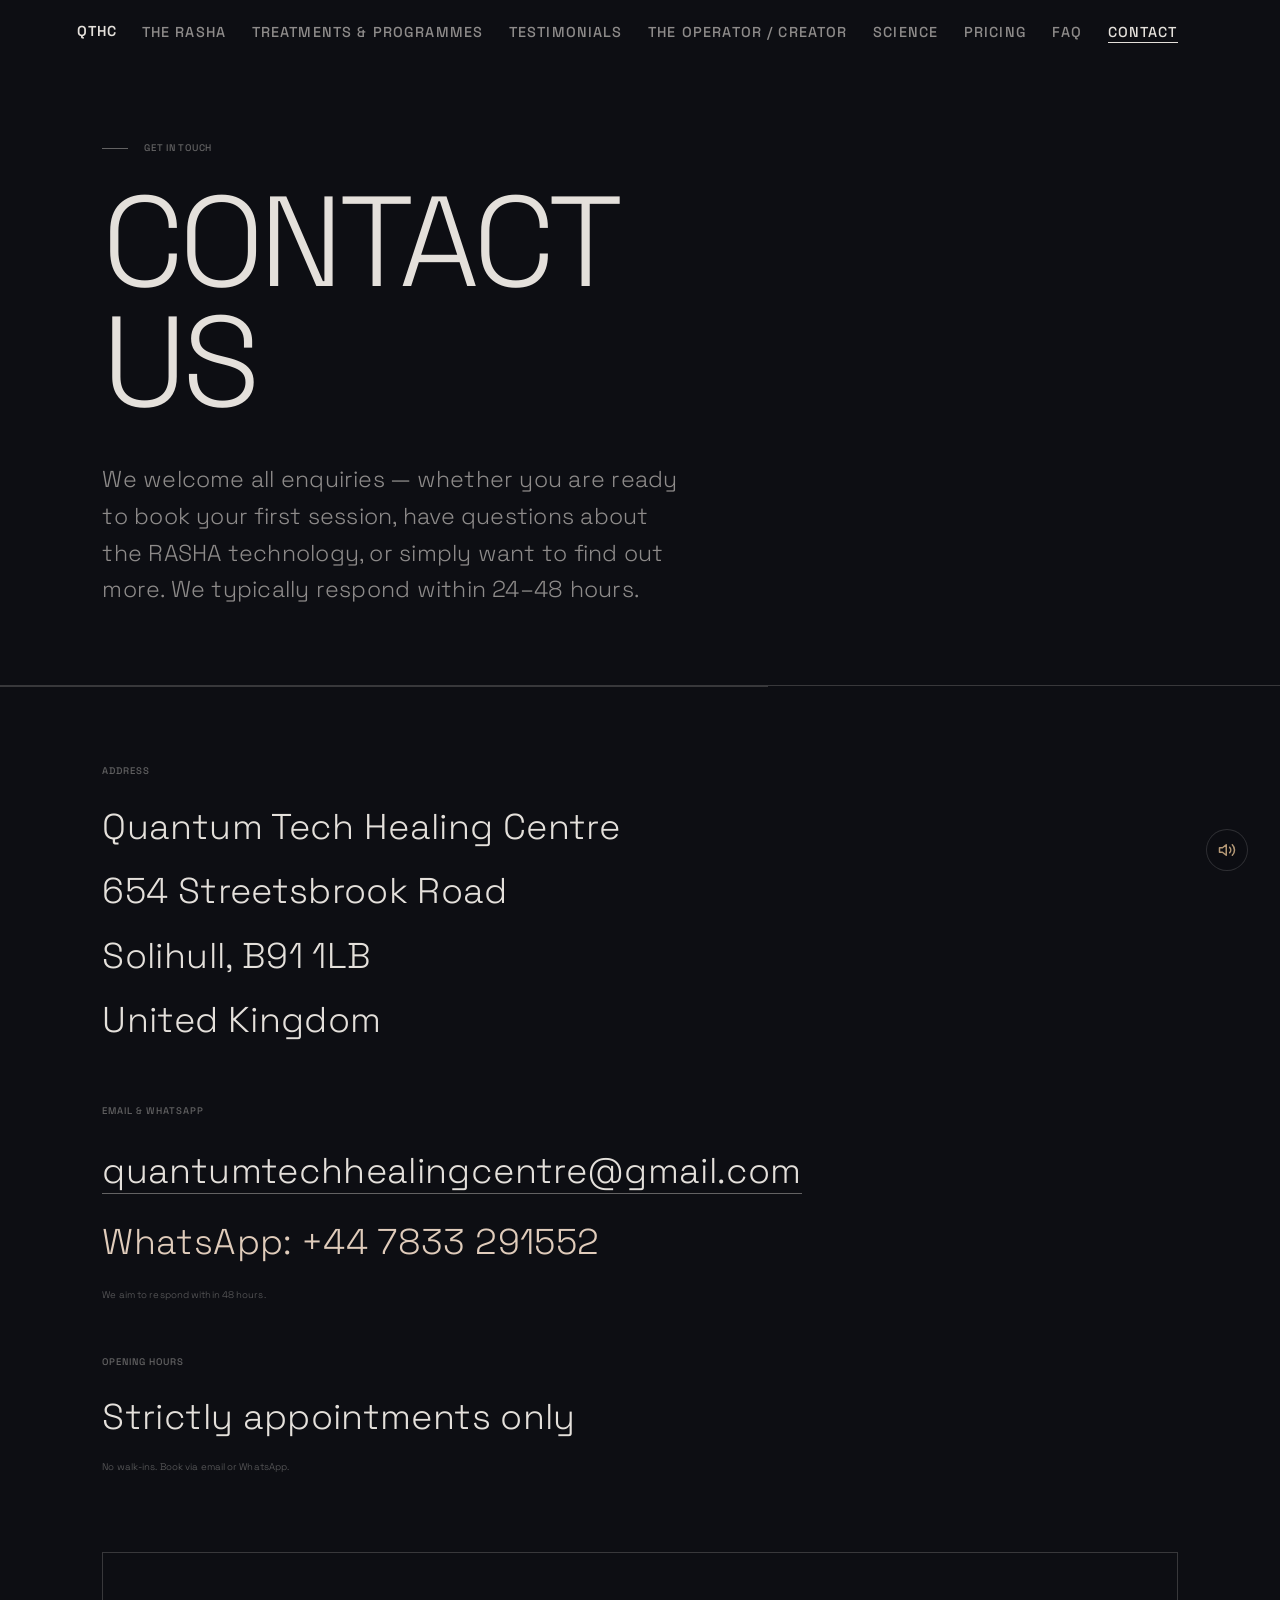
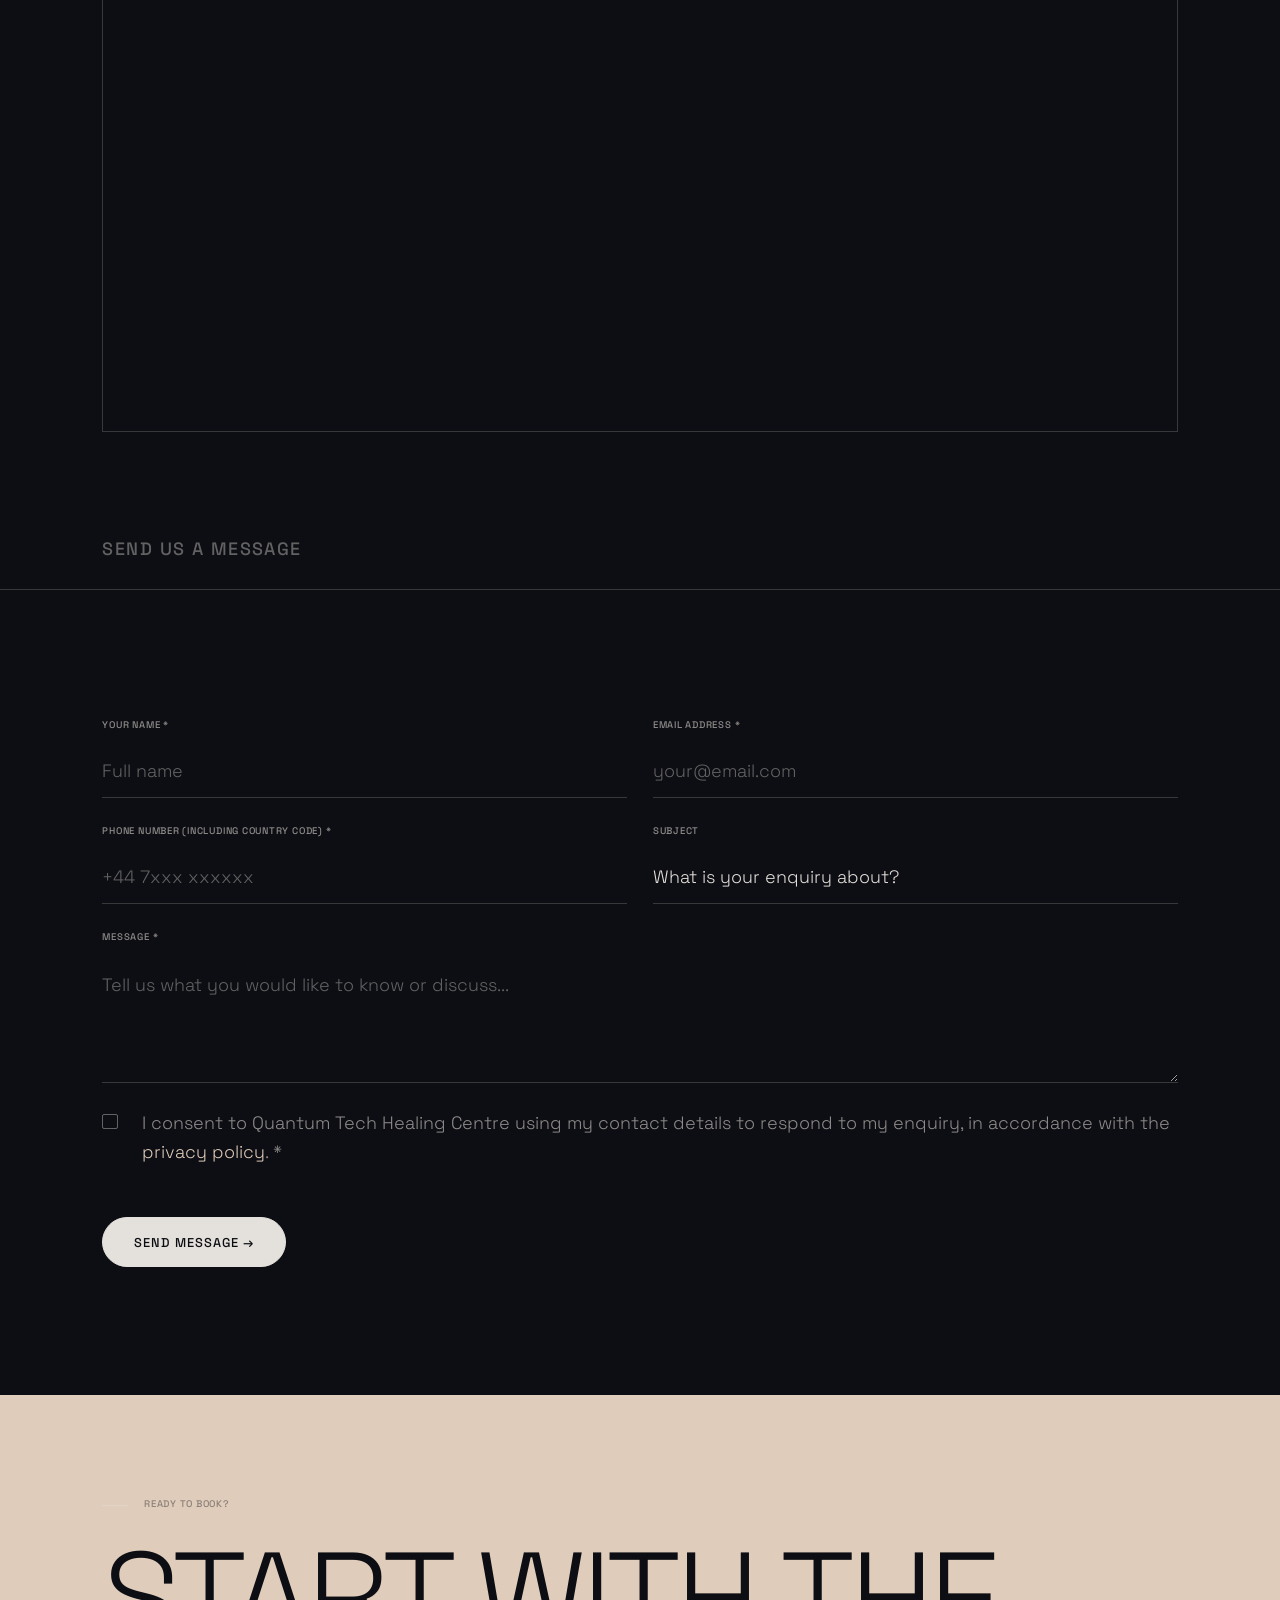
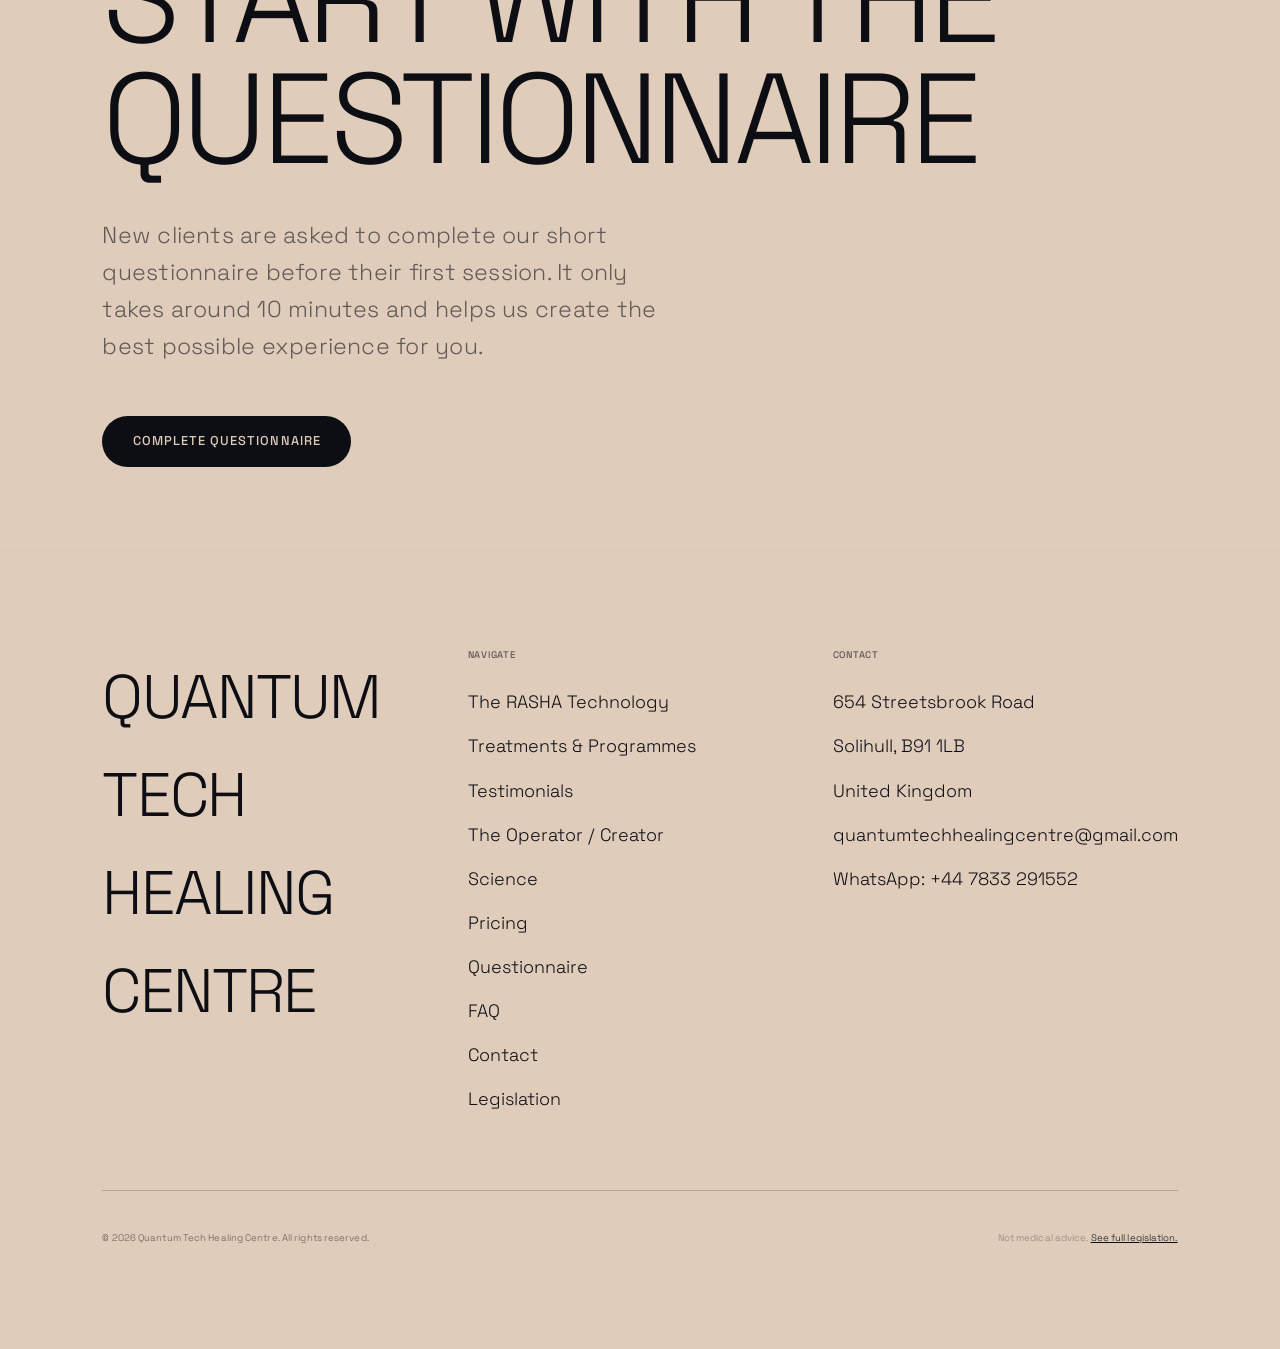
<file: Quantum Tech/site/contact.html>
<!DOCTYPE html>
<html lang="en">
<head>
  <meta charset="UTF-8" />
  <meta name="viewport" content="width=device-width, initial-scale=1.0" />
  <title>Contact — Quantum Tech Healing Centre</title>
  <meta name="description" content="Get in touch with Quantum Tech Healing Centre — book a session, ask a question, or find out more about quantum healing in the UK." />
  <link rel="stylesheet" href="styles.css" />
  <link rel="preconnect" href="https://fonts.googleapis.com" />
  <link rel="preconnect" href="https://fonts.gstatic.com" crossorigin />
  <link href="https://fonts.googleapis.com/css2?family=Space+Grotesk:wght@300;400;500;600;700&display=swap" rel="stylesheet" />
</head>
<body>

  <nav class="nav" role="navigation" aria-label="Main navigation">
    <div class="nav-inner">
      <a href="index.html" class="nav-logo">QTHC</a>
      <ul class="nav-links" role="list">
        <li><a href="rasha.html" class="nav-link">The RASHA</a></li>
        <li><a href="treatments.html" class="nav-link">Treatments &amp; Programmes</a></li>
        <li><a href="testimonials.html" class="nav-link">Testimonials</a></li>
        <li><a href="operator.html" class="nav-link">The Operator / Creator</a></li>
        <li><a href="science.html" class="nav-link">Science</a></li>
        <li><a href="pricing.html" class="nav-link">Pricing</a></li>
        <li><a href="faq.html" class="nav-link">FAQ</a></li>
        <li><a href="contact.html" class="nav-link">Contact</a></li>
      </ul>
      <button class="nav-hamburger" aria-label="Open menu">
        <span></span><span></span><span></span>
      </button>
    </div>
  </nav>

  <div class="nav-overlay" role="dialog" aria-label="Mobile navigation">
    <a href="rasha.html" class="overlay-link">The RASHA</a>
    <a href="treatments.html" class="overlay-link">Treatments &amp; Programmes</a>
    <a href="testimonials.html" class="overlay-link">Testimonials</a>
    <a href="operator.html" class="overlay-link">The Operator / Creator</a>
    <a href="science.html" class="overlay-link">Science</a>
    <a href="pricing.html" class="overlay-link">Pricing</a>
    <a href="faq.html" class="overlay-link">FAQ</a>
    <a href="contact.html" class="overlay-link">Contact</a>
  </div>

  <!-- ── Page Hero ────────────────────────────────────────── -->
  <header class="page-hero section-dark">
    <p class="page-label">Get in touch</p>
    <h1 class="page-title animate-in">
      <span class="title-mask"><span class="title-line">Contact</span></span>
      <span class="title-mask"><span class="title-line">Us</span></span>
    </h1>
    <p class="page-desc fade-up">
      We welcome all enquiries — whether you are ready to book your first session,
      have questions about the RASHA technology, or simply want to find out more.
      We typically respond within 24&ndash;48 hours.
    </p>
  </header>

  <!-- ── Contact Details ──────────────────────────────────── -->
  <section class="section-dark">
    <div style="padding: var(--section-pad-v-sm) var(--margin-h); border-top: 1px solid var(--color-light-grey-02); display: flex; flex-direction: column; gap: 4vw; max-width: 60vw;">

      <div class="fade-up">
        <p class="contact-label" style="font-size:var(--font-label);font-weight:500;letter-spacing:0.1em;text-transform:uppercase;color:var(--color-light-grey-04);margin-bottom:1.2vw;">Address</p>
        <p style="font-size:var(--font-h4);font-weight:300;color:var(--color-light-grey);line-height:1.8;">
          Quantum Tech Healing Centre<br>
          654 Streetsbrook Road<br>
          Solihull, B91 1LB<br>
          United Kingdom
        </p>
      </div>

      <div class="fade-up">
        <p class="contact-label" style="font-size:var(--font-label);font-weight:500;letter-spacing:0.1em;text-transform:uppercase;color:var(--color-light-grey-04);margin-bottom:1.2vw;">Email &amp; WhatsApp</p>
        <p style="font-size:var(--font-h4);font-weight:300;line-height:2;">
          <a href="mailto:quantumtechhealingcentre@gmail.com" style="color:var(--color-light-grey);text-decoration:none;border-bottom:1px solid var(--color-light-grey-04);">quantumtechhealingcentre@gmail.com</a><br>
          <a href="https://wa.me/447833291552" target="_blank" rel="noopener noreferrer" style="color:var(--color-sand);text-decoration:none;">WhatsApp: +44 7833 291552</a>
        </p>
        <p style="font-size:var(--font-label);color:var(--color-light-grey-04);margin-top:0.8vw;">We aim to respond within 48 hours.</p>
      </div>

      <div class="fade-up">
        <p class="contact-label" style="font-size:var(--font-label);font-weight:500;letter-spacing:0.1em;text-transform:uppercase;color:var(--color-light-grey-04);margin-bottom:1.2vw;">Opening Hours</p>
        <p style="font-size:var(--font-h4);font-weight:300;color:var(--color-light-grey);line-height:1.8;">Strictly appointments only</p>
        <p style="font-size:var(--font-label);color:var(--color-light-grey-04);margin-top:0.8vw;">No walk-ins. Book via email or WhatsApp.</p>
      </div>

    </div>
  </section>

  <!-- ── Google Map ────────────────────────────────────────── -->
  <div class="section-dark" style="padding: 0 var(--margin-h) 6vw;">
    <div class="fade-up" style="width:100%;height:480px;overflow:hidden;border:1px solid var(--color-light-grey-02);">
      <iframe
        src="https://maps.google.com/maps?q=654+Streetsbrook+Road,+Solihull,+B91+1LB,+United+Kingdom&output=embed"
        width="100%"
        height="480"
        style="border:0;display:block;"
        allowfullscreen=""
        loading="lazy"
        referrerpolicy="no-referrer-when-downgrade"
        title="Quantum Tech Healing Centre location">
      </iframe>
    </div>
  </div>

  <!-- ── Contact Form ──────────────────────────────────────── -->
  <section class="section-dark">
    <div class="section-label">
      <span class="label">Send us a message</span>
    </div>

    <form class="form-section" action="mailto:quantumtechhealingcentre@gmail.com" method="POST" enctype="text/plain">
      <div class="form-grid">
        <div class="form-group fade-up">
          <label class="form-label" for="contact-name">Your Name *</label>
          <input class="form-input" type="text" id="contact-name" name="name" required placeholder="Full name" />
        </div>
        <div class="form-group fade-up">
          <label class="form-label" for="contact-email">Email Address *</label>
          <input class="form-input" type="email" id="contact-email" name="email" required placeholder="your@email.com" />
        </div>
        <div class="form-group fade-up">
          <label class="form-label" for="contact-phone">Phone Number (including country code) *</label>
          <input class="form-input" type="tel" id="contact-phone" name="phone" required placeholder="+44 7xxx xxxxxx" />
        </div>
        <div class="form-group fade-up">
          <label class="form-label" for="contact-subject">Subject</label>
          <select class="form-select" id="contact-subject" name="subject">
            <option value="" disabled selected>What is your enquiry about?</option>
            <option value="booking">Booking a session</option>
            <option value="treatments">Questions about treatments</option>
            <option value="rasha">Questions about the RASHA technology</option>
            <option value="pricing">Pricing enquiry</option>
            <option value="testimonial">Sharing a testimonial</option>
            <option value="other">Other</option>
          </select>
        </div>
        <div class="form-group full-width fade-up">
          <label class="form-label" for="contact-message">Message *</label>
          <textarea class="form-textarea" id="contact-message" name="message" required
            placeholder="Tell us what you would like to know or discuss..."></textarea>
        </div>
        <div class="form-group full-width fade-up">
          <label class="checkbox-item" style="align-items:flex-start;gap:1.5rem;">
            <input type="checkbox" name="consent" required style="margin-top:0.3rem;flex-shrink:0;" />
            <span class="checkbox-label">
              I consent to Quantum Tech Healing Centre using my contact details to respond to
              my enquiry, in accordance with the <a href="legislation.html" style="color:var(--color-sand);">privacy policy</a>. *
            </span>
          </label>
        </div>
      </div>
      <div style="margin-top:4vw;" class="fade-up">
        <button type="submit" class="btn btn-primary">Send Message &rarr;</button>
      </div>
    </form>
  </section>

  <!-- ── Pre-session CTA ───────────────────────────────────── -->
  <section class="section-sand">
    <div class="page-hero" style="min-height:auto;padding-top:8vw;background:var(--color-sand);">
      <p class="page-label" style="color:var(--color-dark-grey-04);">Ready to book?</p>
      <h2 class="page-title" style="color:var(--color-dark-grey);">
        Start with the questionnaire
      </h2>
      <p class="page-desc fade-up" style="color:var(--color-dark-grey-06);">
        New clients are asked to complete our short questionnaire before their first session.
        It only takes around 10 minutes and helps us create the best possible experience for you.
      </p>
      <div class="hero-ctas mt-md fade-up">
        <a href="questionnaire.html" class="btn" style="background:var(--color-dark-grey);color:var(--color-sand);border-color:var(--color-dark-grey);">
          Complete Questionnaire
        </a>
      </div>
    </div>
  </section>

  <!-- ── Footer ───────────────────────────────────────────── -->
  <footer class="footer" role="contentinfo">
    <div class="footer-grid">
      <div>
        <p class="footer-logo">Quantum Tech<br>Healing Centre</p>
      </div>
      <div>
        <p class="footer-col-title">Navigate</p>
        <ul class="footer-links">
          <li><a href="rasha.html" class="footer-link">The RASHA Technology</a></li>
          <li><a href="treatments.html" class="footer-link">Treatments &amp; Programmes</a></li>
          <li><a href="testimonials.html" class="footer-link">Testimonials</a></li>
          <li><a href="operator.html" class="footer-link">The Operator / Creator</a></li>
          <li><a href="science.html" class="footer-link">Science</a></li>
          <li><a href="pricing.html" class="footer-link">Pricing</a></li>
          <li><a href="questionnaire.html" class="footer-link">Questionnaire</a></li>
          <li><a href="faq.html" class="footer-link">FAQ</a></li>
          <li><a href="contact.html" class="footer-link">Contact</a></li>
          <li><a href="legislation.html" class="footer-link">Legislation</a></li>
        </ul>
      </div>
      <div>
        <p class="footer-col-title">Contact</p>
        <ul class="footer-links">
          <li class="footer-link">654 Streetsbrook Road</li>
          <li class="footer-link">Solihull, B91 1LB</li>
          <li class="footer-link">United Kingdom</li>
          <li><a href="mailto:quantumtechhealingcentre@gmail.com" class="footer-link">quantumtechhealingcentre@gmail.com</a></li>
          <li><a href="https://wa.me/447833291552" class="footer-link" target="_blank" rel="noopener">WhatsApp: +44 7833 291552</a></li>
        </ul>
      </div>
    </div>
    <div class="footer-bottom">
      <p class="footer-copyright">&copy; 2026 Quantum Tech Healing Centre. All rights reserved.</p>
      <p class="footer-disclaimer">
        Not medical advice. <a href="legislation.html" style="color:var(--color-dark-grey);text-decoration:underline;">See full legislation.</a>
      </p>
    </div>
  </footer>

  <script src="main.js"></script>
</body>
</html>
</file>
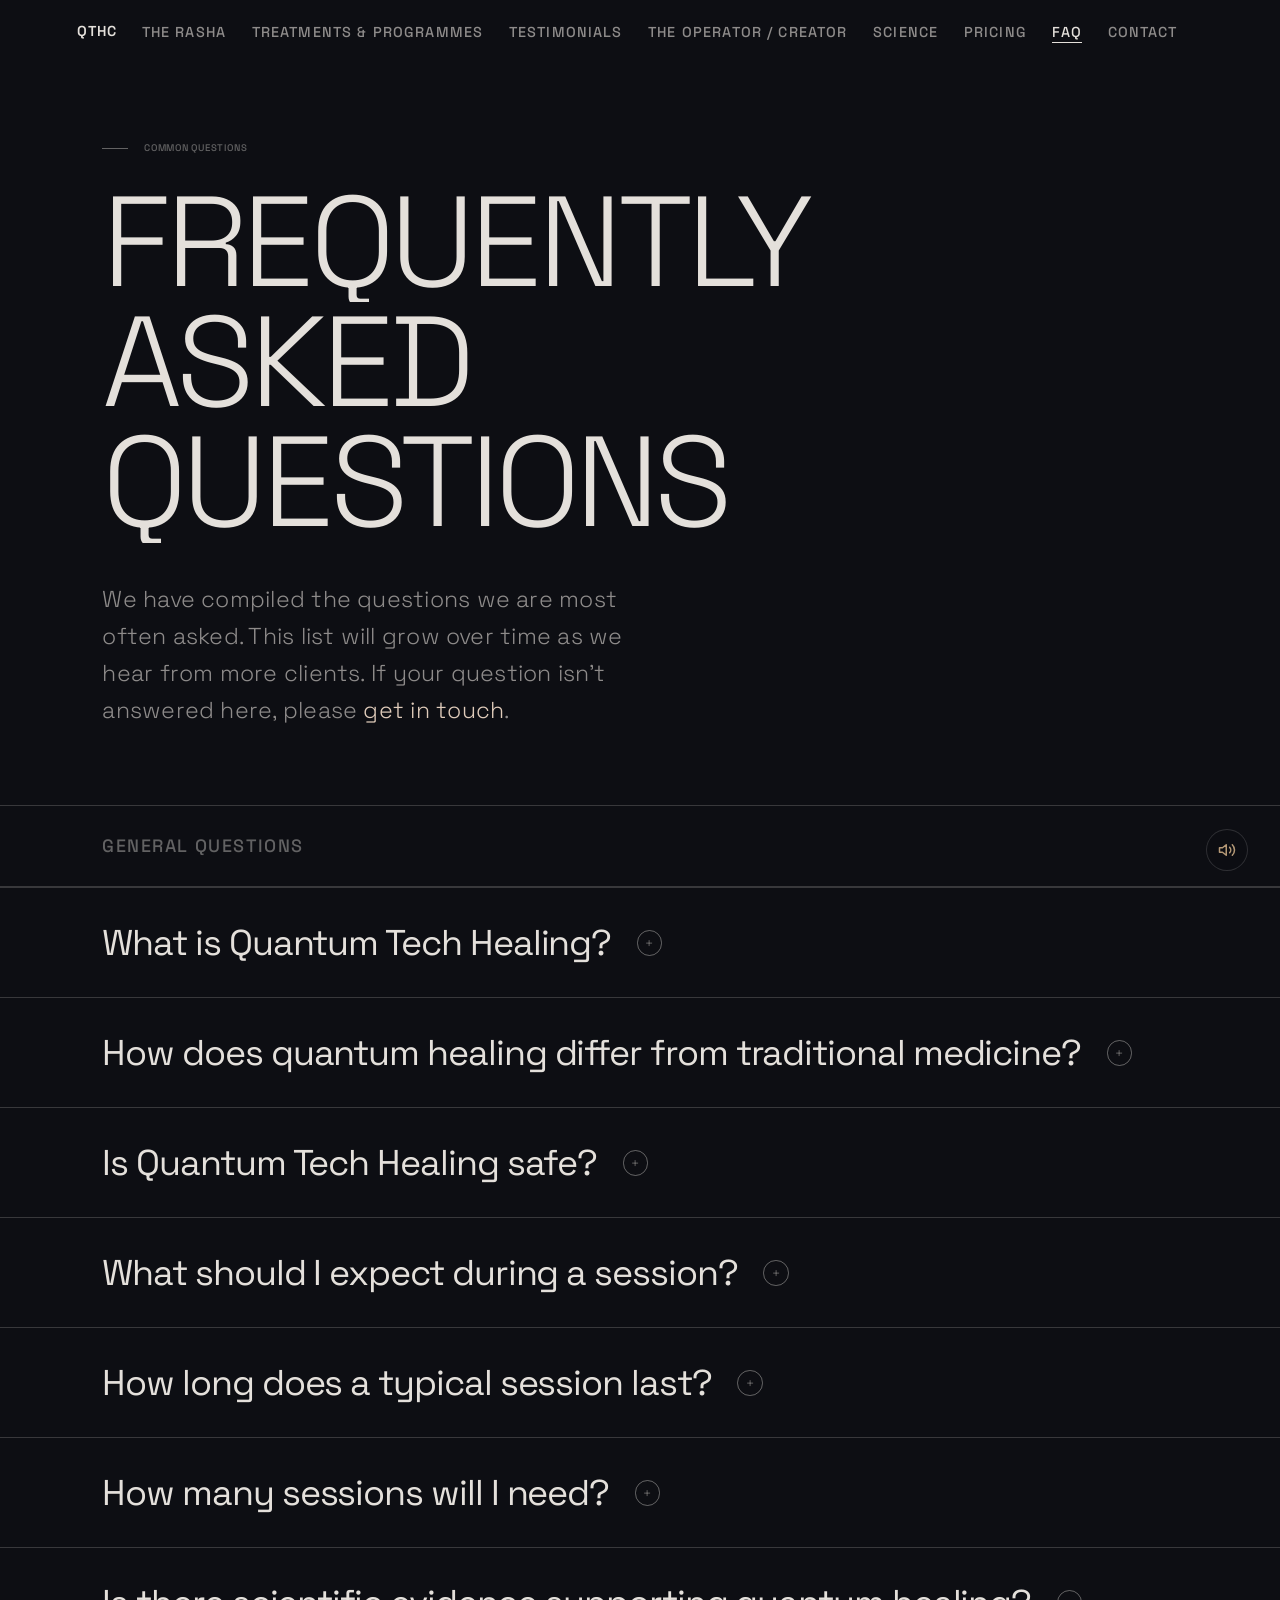
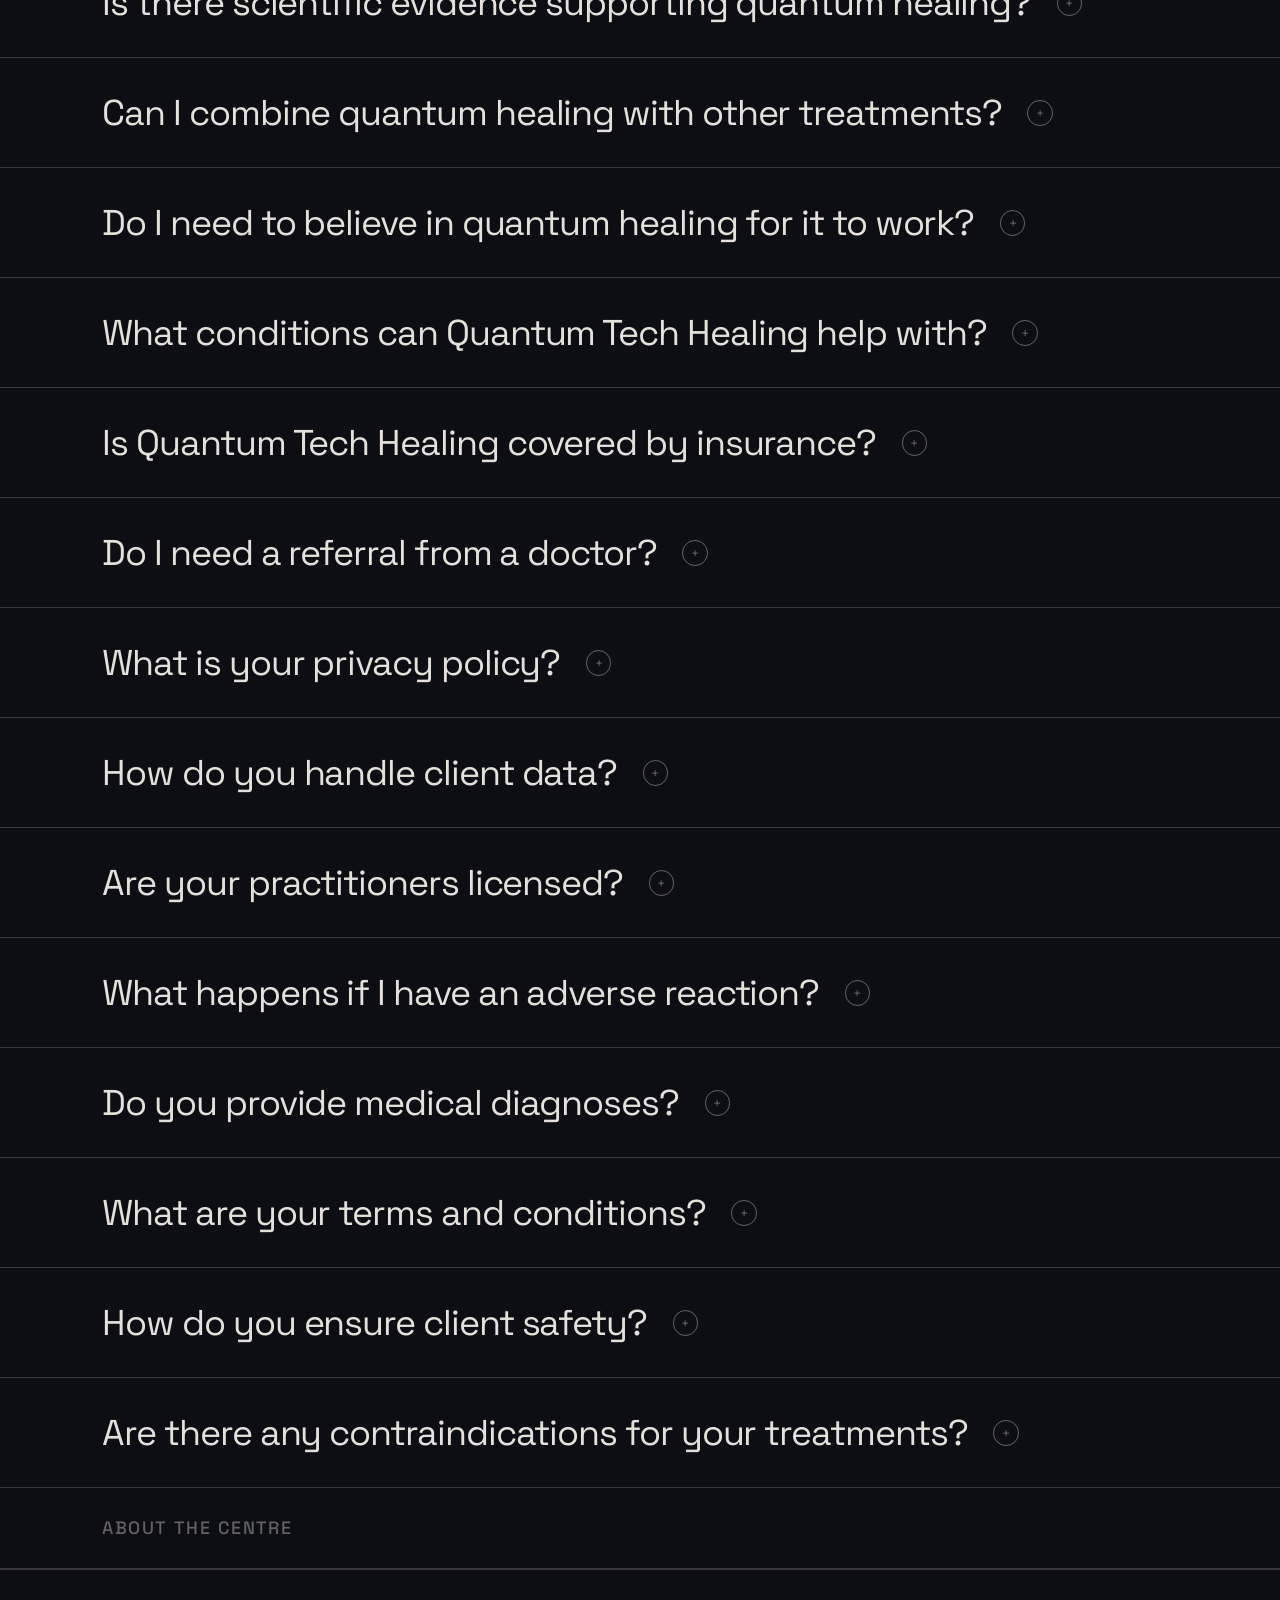
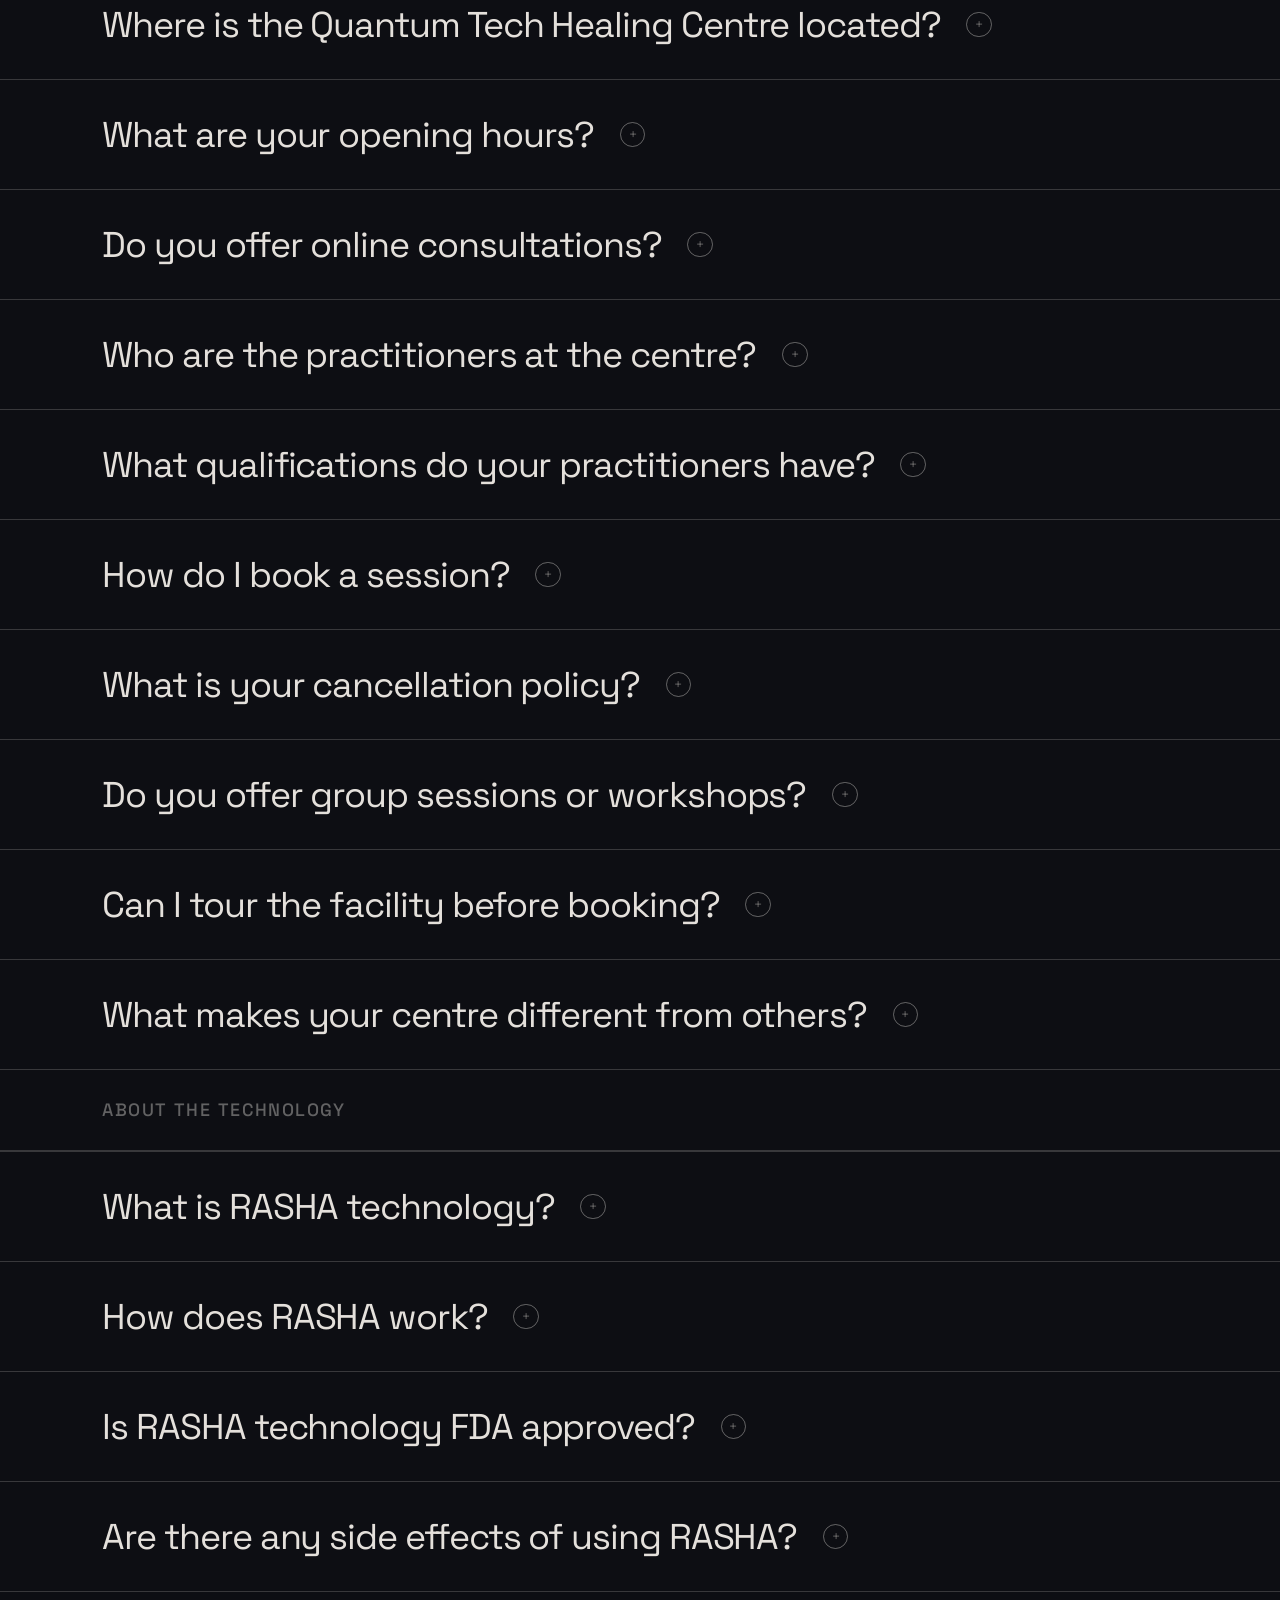
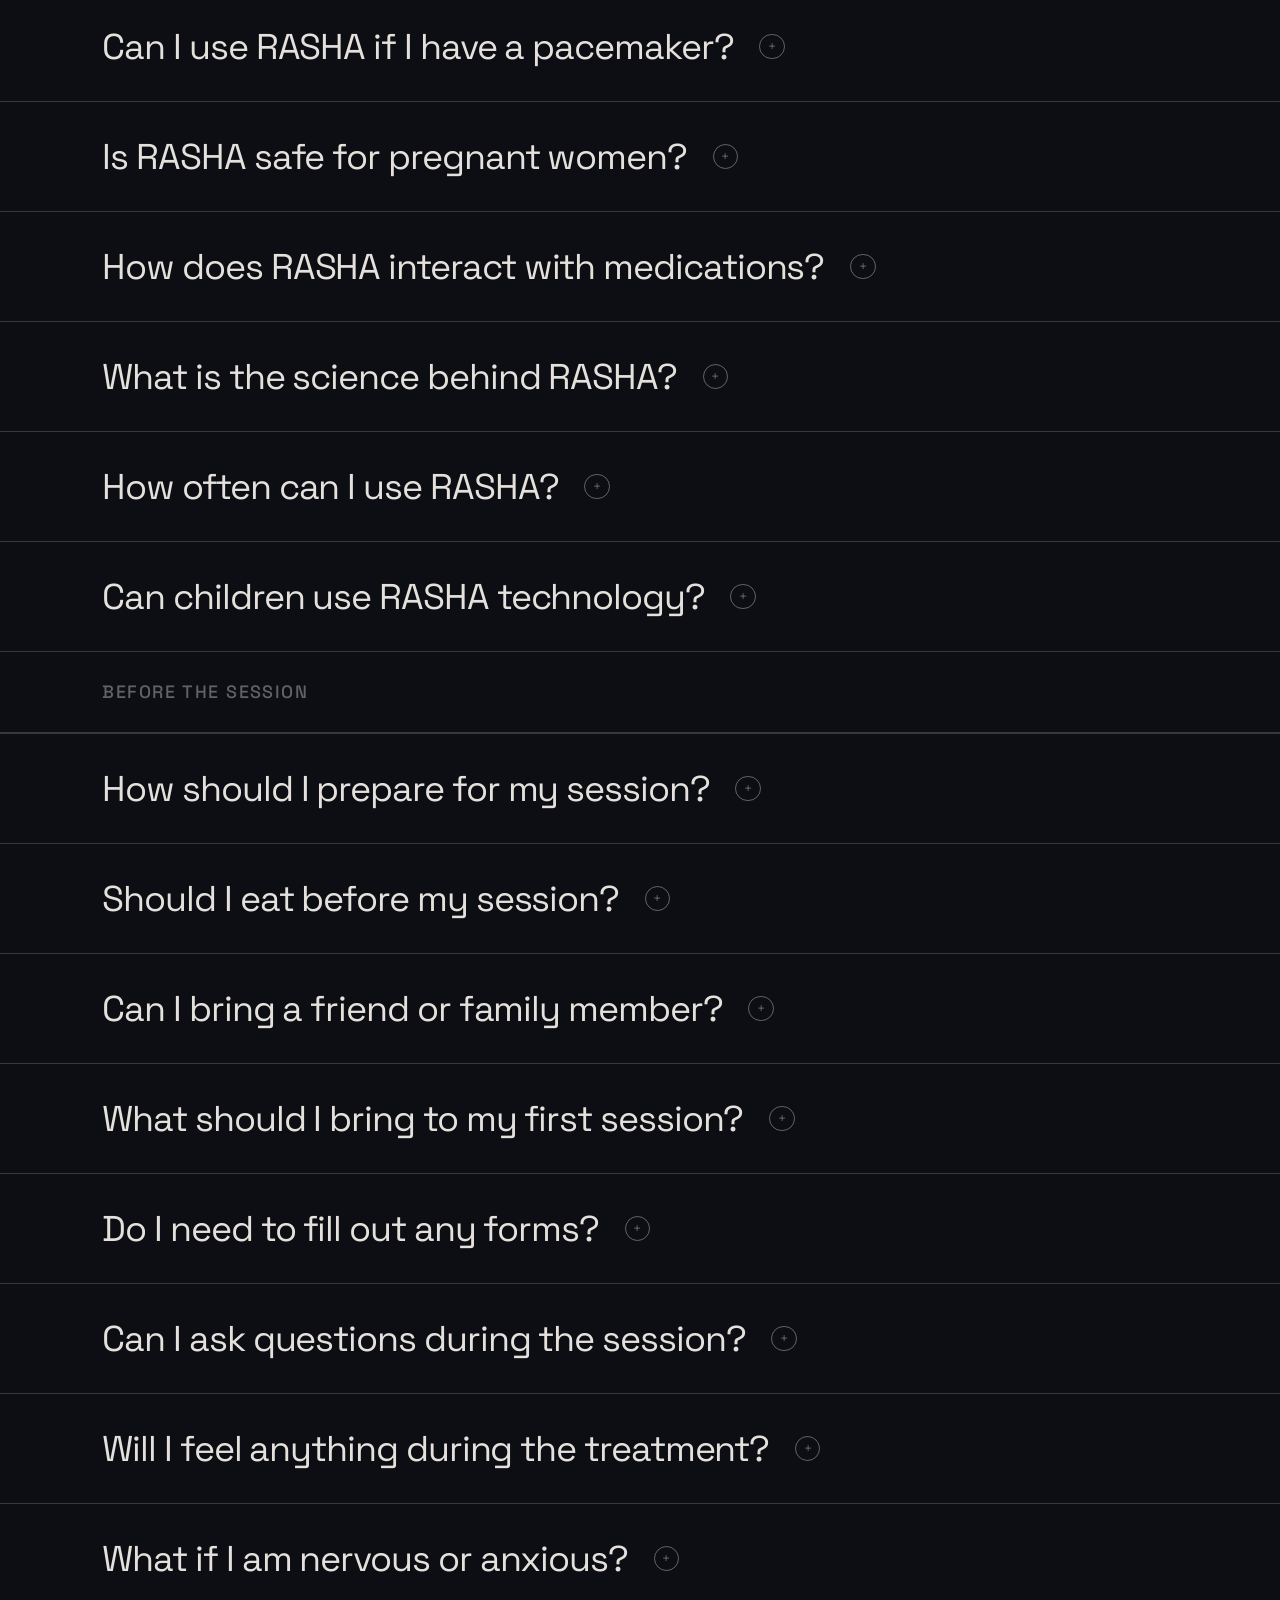
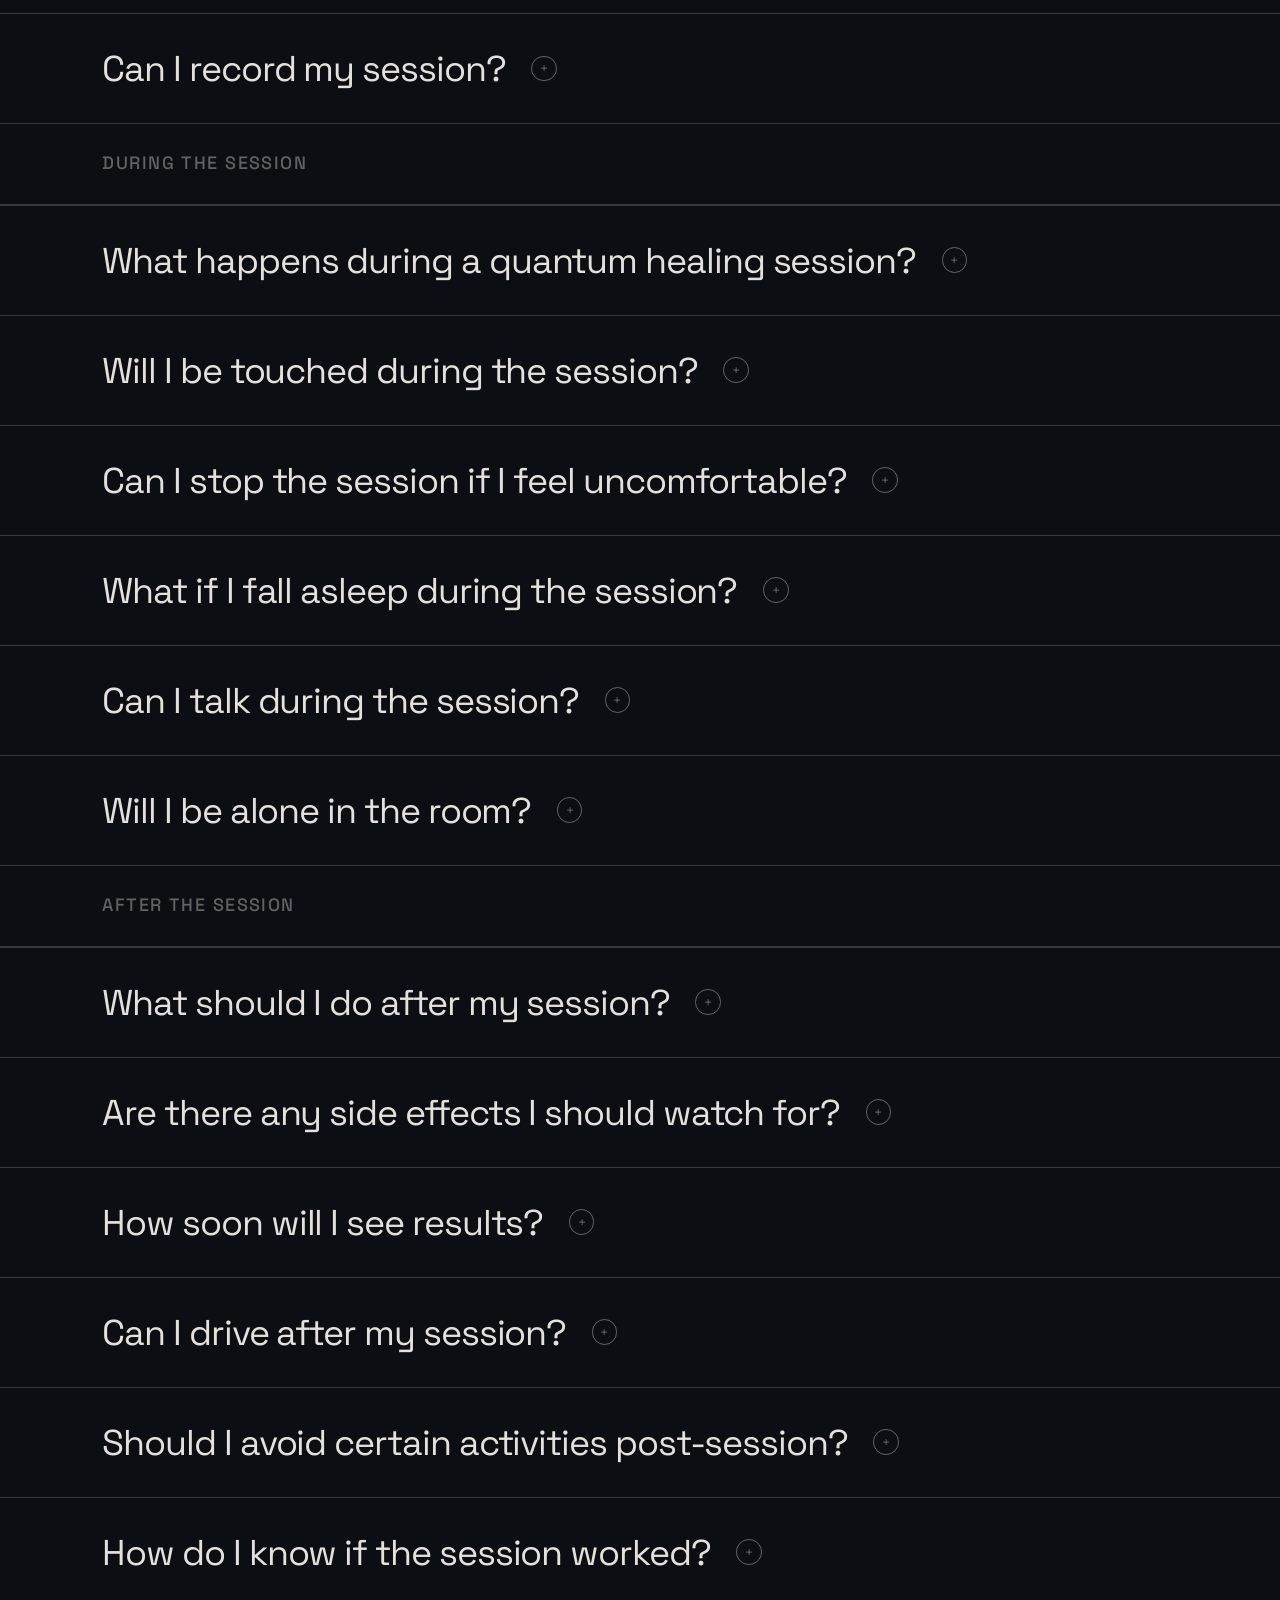
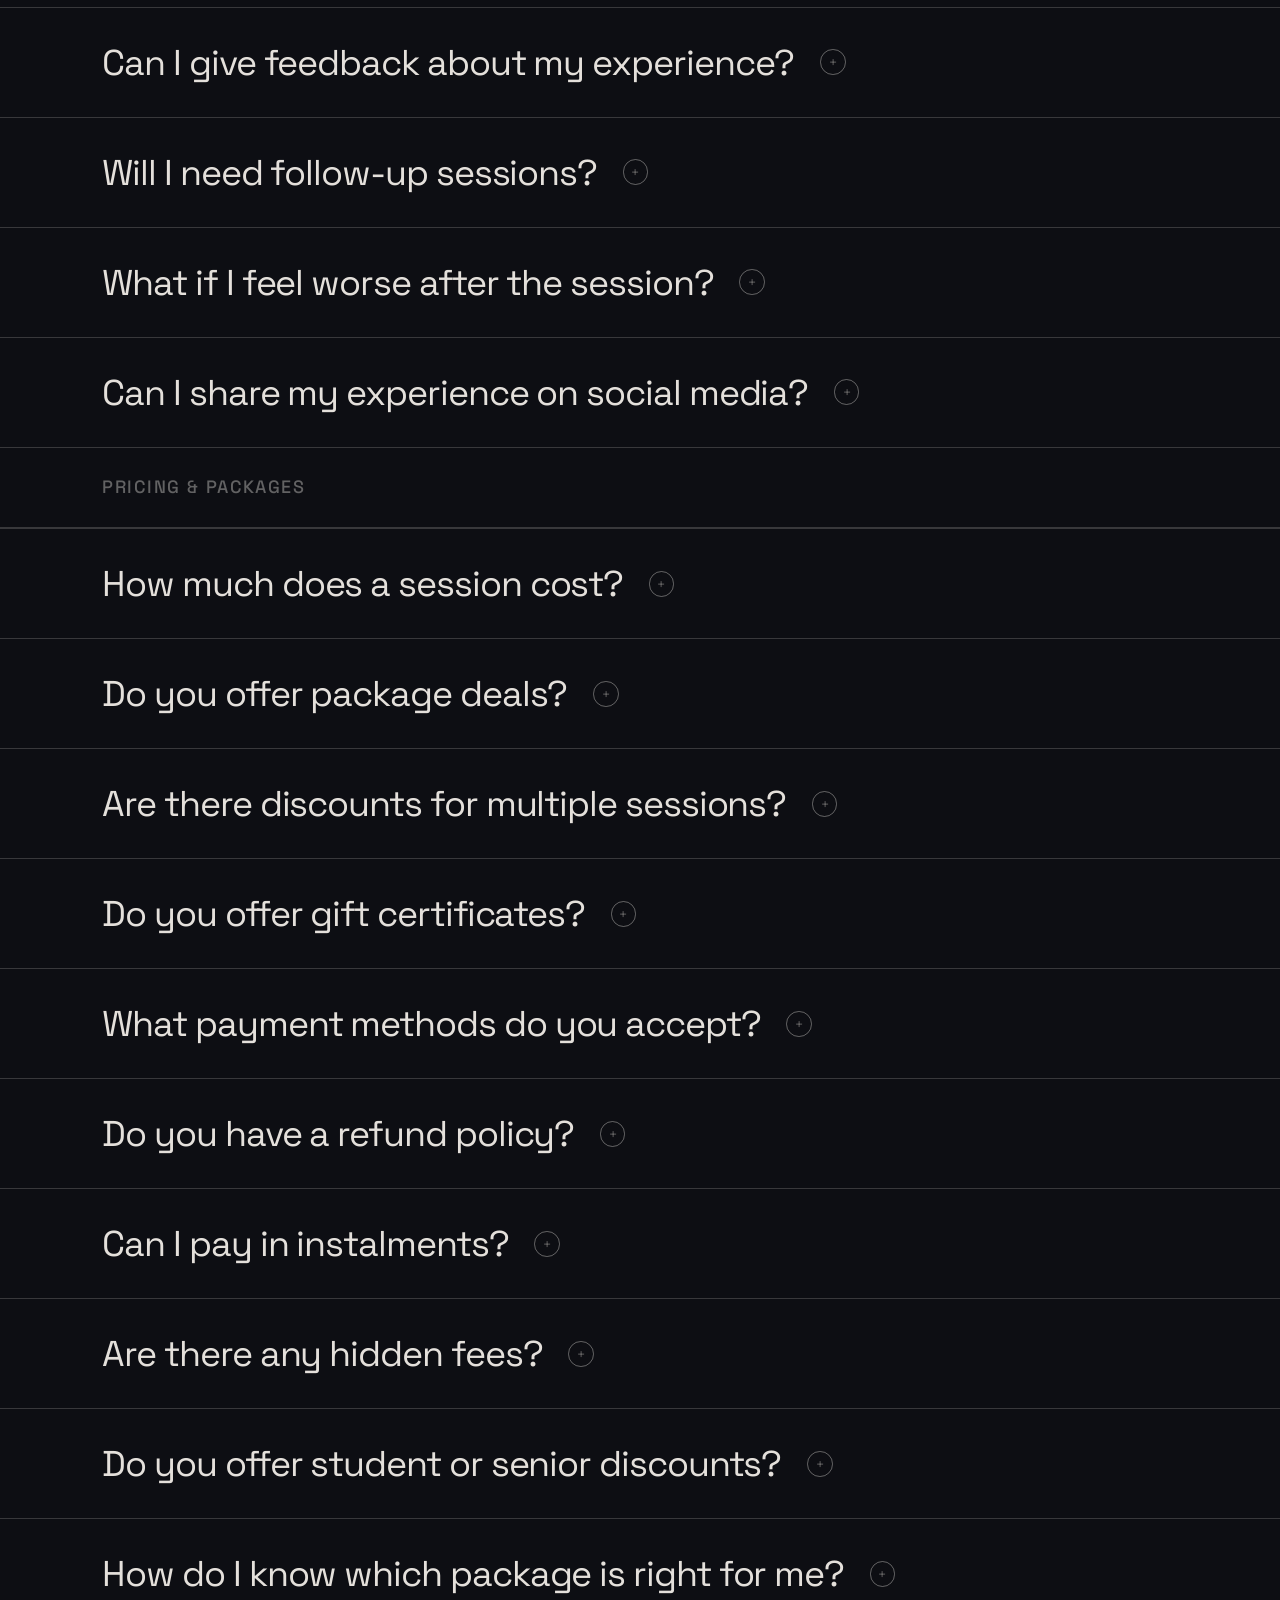
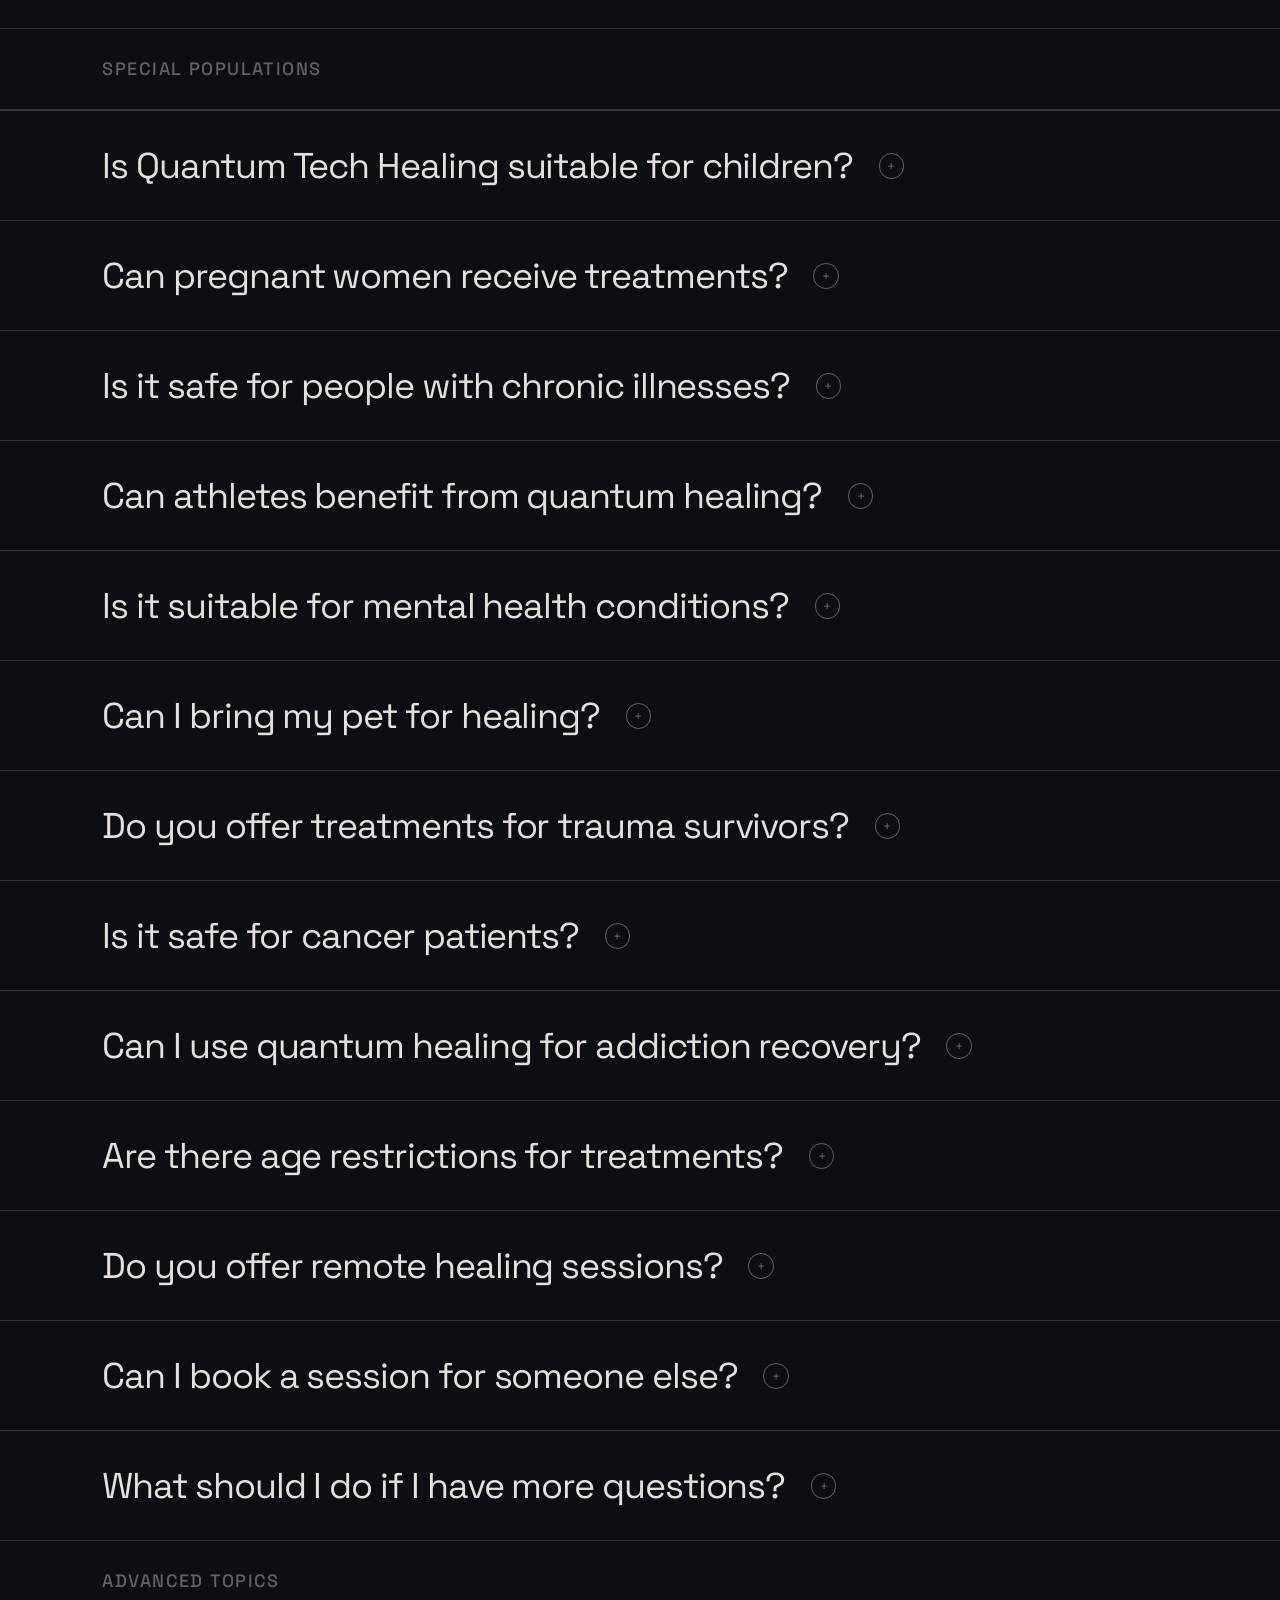
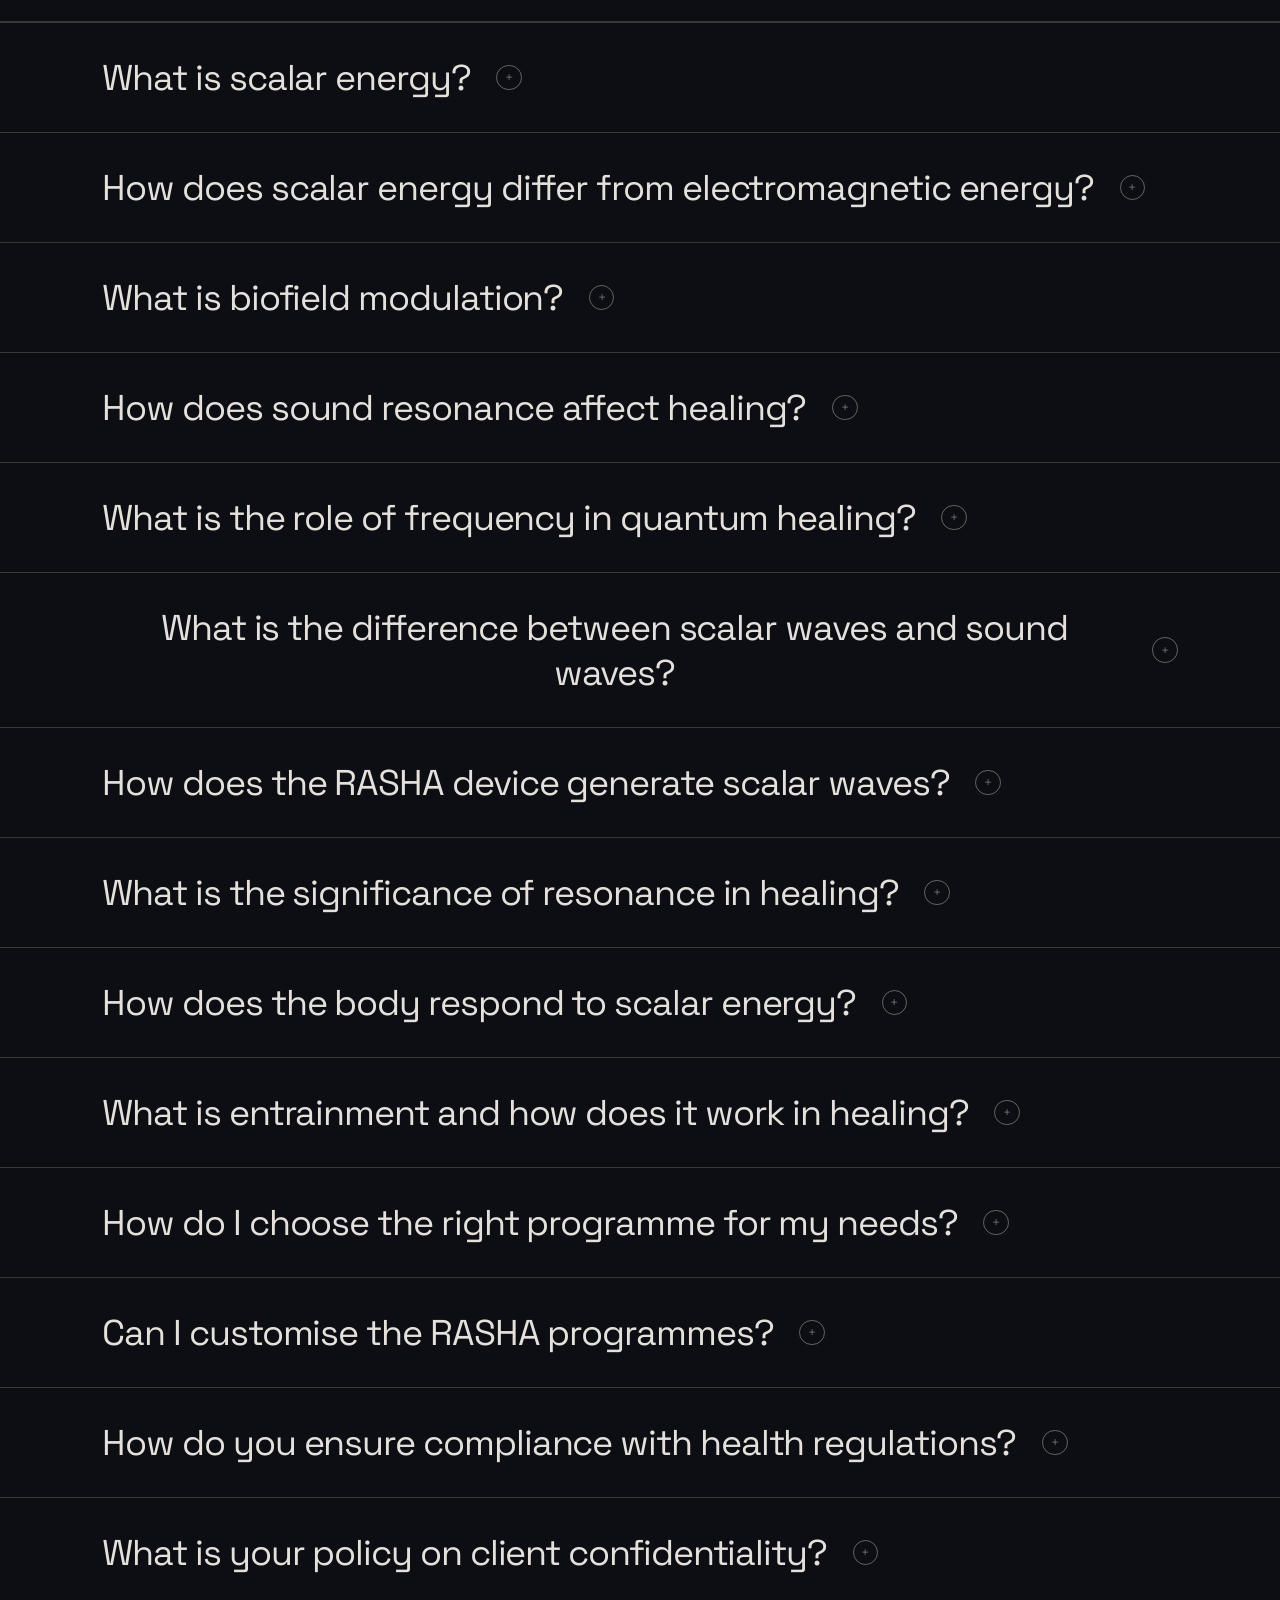
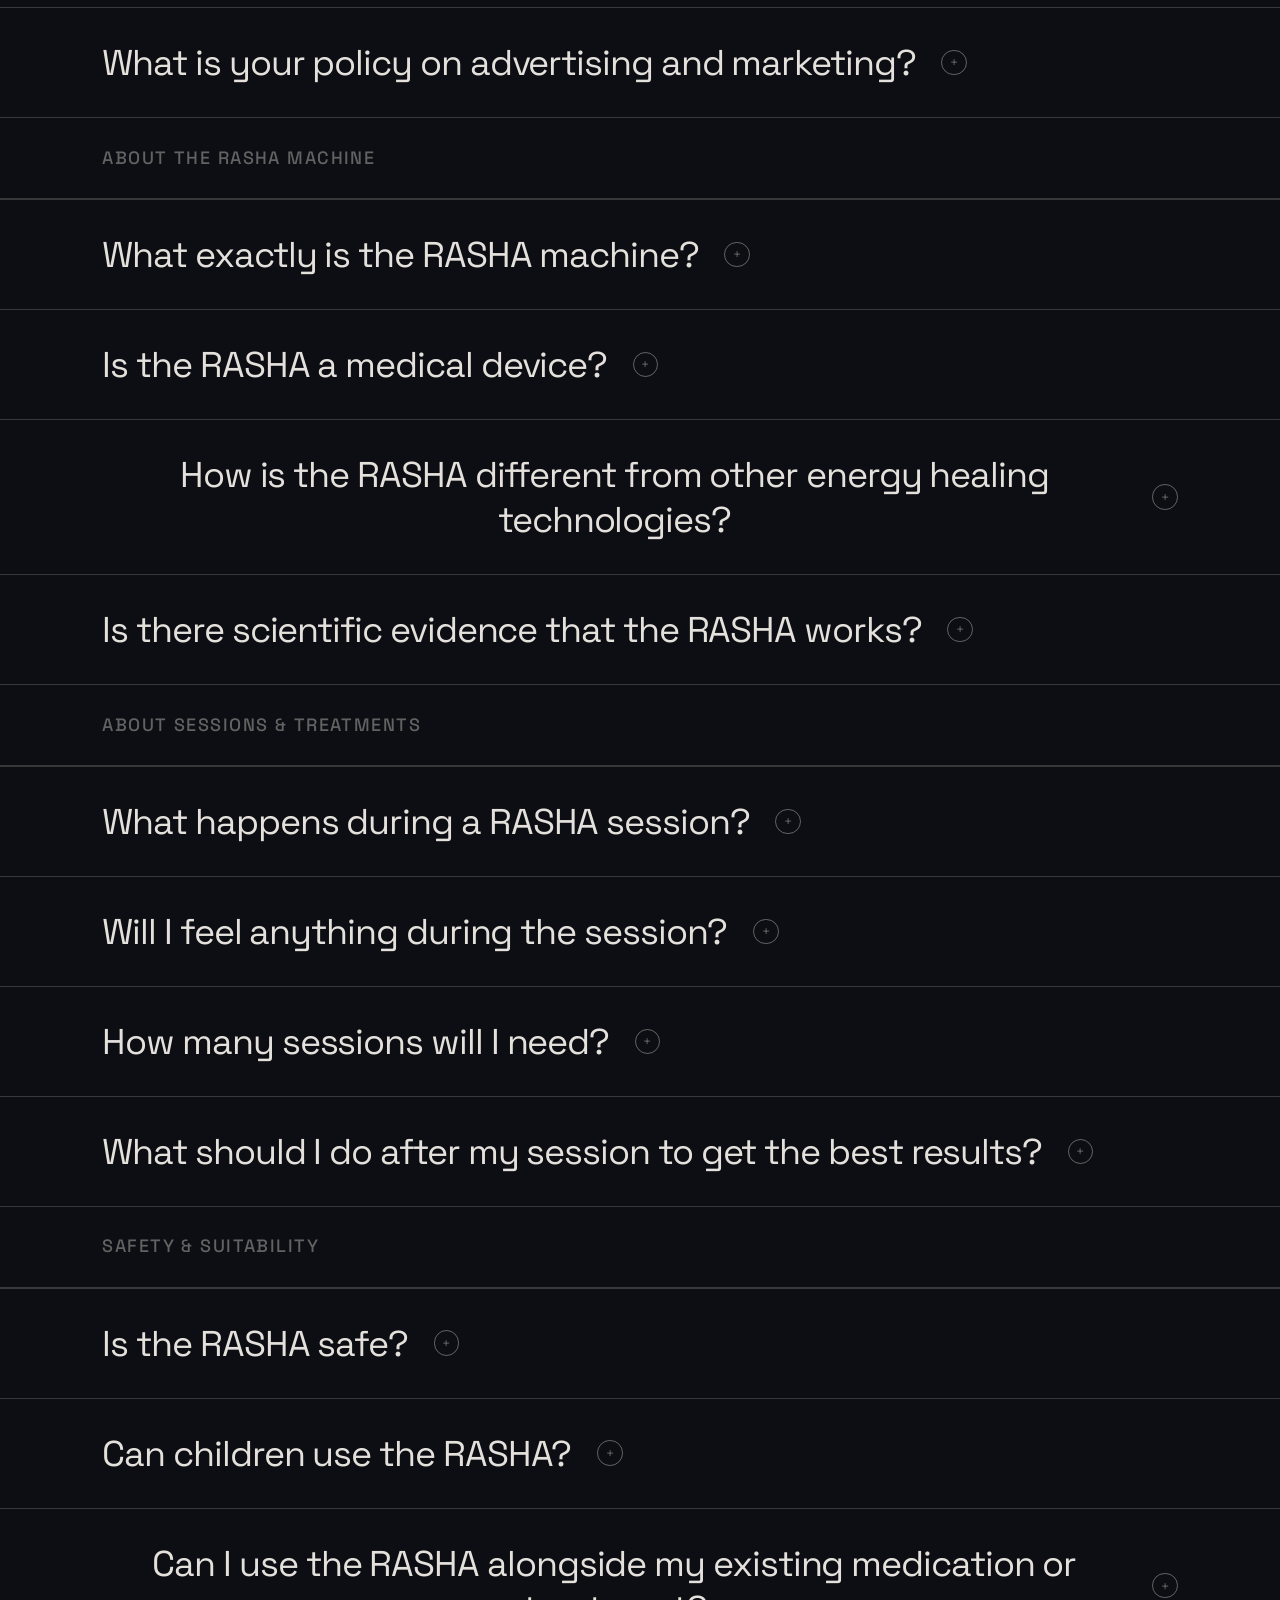
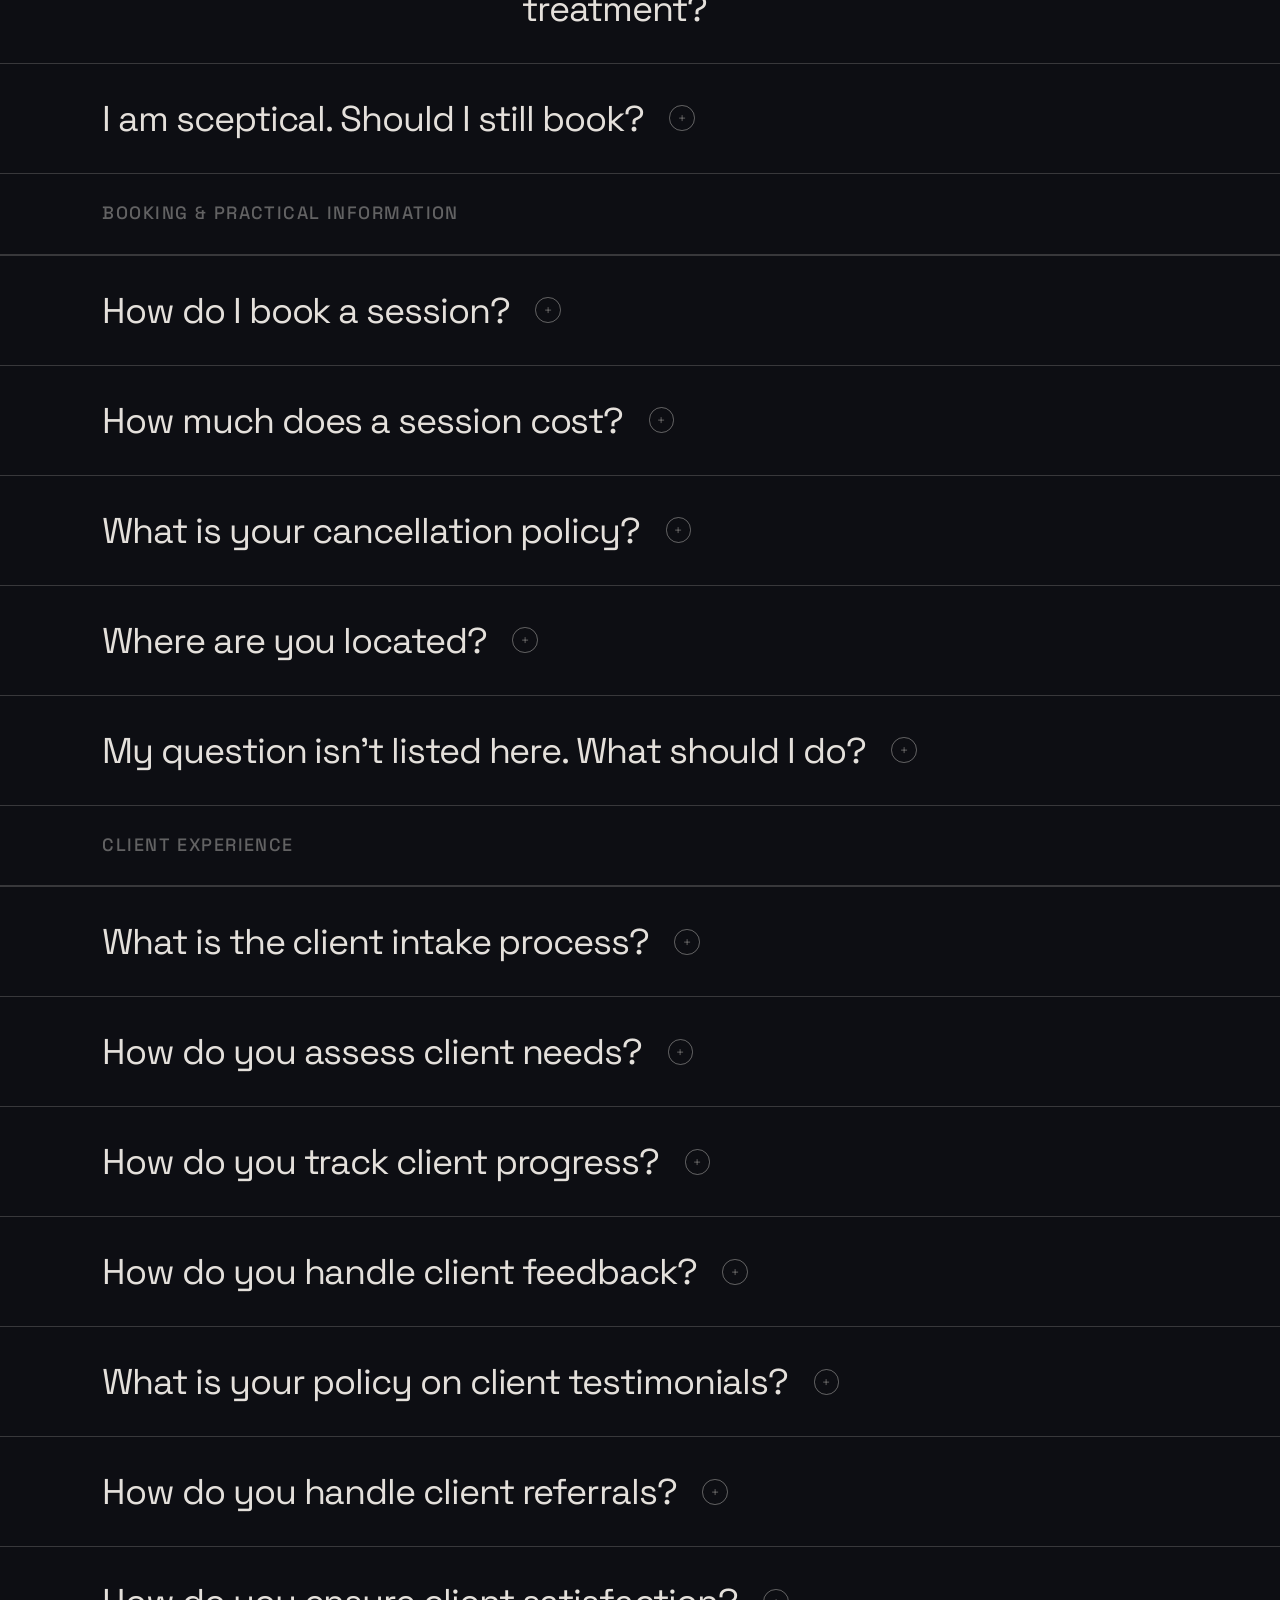
<file: Quantum Tech/site/faq.html>
<!DOCTYPE html>
<html lang="en">
<head>
  <meta charset="UTF-8" />
  <meta name="viewport" content="width=device-width, initial-scale=1.0" />
  <title>FAQ — Quantum Tech Healing Centre</title>
  <meta name="description" content="Frequently asked questions about the RASHA machine, quantum healing sessions, and what to expect at the Quantum Tech Healing Centre." />
  <link rel="stylesheet" href="styles.css" />
  <link rel="preconnect" href="https://fonts.googleapis.com" />
  <link rel="preconnect" href="https://fonts.gstatic.com" crossorigin />
  <link href="https://fonts.googleapis.com/css2?family=Space+Grotesk:wght@300;400;500;600;700&display=swap" rel="stylesheet" />
</head>
<body>

  <nav class="nav" role="navigation" aria-label="Main navigation">
    <div class="nav-inner">
      <a href="index.html" class="nav-logo">QTHC</a>
      <ul class="nav-links" role="list">
        <li><a href="rasha.html" class="nav-link">The RASHA</a></li>
        <li><a href="treatments.html" class="nav-link">Treatments &amp; Programmes</a></li>
        <li><a href="testimonials.html" class="nav-link">Testimonials</a></li>
        <li><a href="operator.html" class="nav-link">The Operator / Creator</a></li>
        <li><a href="science.html" class="nav-link">Science</a></li>
        <li><a href="pricing.html" class="nav-link">Pricing</a></li>
        <li><a href="faq.html" class="nav-link">FAQ</a></li>
        <li><a href="contact.html" class="nav-link">Contact</a></li>
      </ul>
      <button class="nav-hamburger" aria-label="Open menu">
        <span></span><span></span><span></span>
      </button>
    </div>
  </nav>

  <div class="nav-overlay" role="dialog" aria-label="Mobile navigation">
    <a href="rasha.html" class="overlay-link">The RASHA</a>
    <a href="treatments.html" class="overlay-link">Treatments &amp; Programmes</a>
    <a href="testimonials.html" class="overlay-link">Testimonials</a>
    <a href="operator.html" class="overlay-link">The Operator / Creator</a>
    <a href="science.html" class="overlay-link">Science</a>
    <a href="pricing.html" class="overlay-link">Pricing</a>
    <a href="faq.html" class="overlay-link">FAQ</a>
    <a href="contact.html" class="overlay-link">Contact</a>
  </div>

  <!-- ── Page Hero ────────────────────────────────────────── -->
  <header class="page-hero section-dark">
    <p class="page-label">Common questions</p>
    <h1 class="page-title animate-in">
      <span class="title-mask"><span class="title-line">Frequently</span></span>
      <span class="title-mask"><span class="title-line">Asked</span></span>
      <span class="title-mask"><span class="title-line">Questions</span></span>
    </h1>
    <p class="page-desc fade-up">
      We have compiled the questions we are most often asked.
      This list will grow over time as we hear from more clients.
      If your question isn&rsquo;t answered here, please <a href="contact.html" style="color:var(--color-sand);">get in touch</a>.
    </p>
  </header>

  <!-- ── FAQ: General Questions ──────────────────────────── -->
  <section class="section-dark">
    <div class="section-label">
      <span class="label">General Questions</span>
    </div>

    <div class="faq-list">

      <div class="faq-item">
        <button class="faq-question" aria-expanded="false">
          <span class="q-text">What is Quantum Tech Healing?</span>
          <span class="q-icon" aria-hidden="true">
            <svg viewBox="0 0 24 24" fill="none" stroke="currentColor" stroke-width="1.5">
              <path d="M12 5v14M5 12h14"/>
            </svg>
          </span>
        </button>
        <div class="faq-answer" role="region">
          <div class="faq-answer-inner">
            <p>Quantum Tech Healing is a holistic approach that uses advanced technology to harmonise the body&rsquo;s energy fields, promoting balance and well-being at a cellular, emotional, and energetic level.</p>
            <p style="margin-top:1.5vw;">Learn more about the technology we use on our <a href="rasha.html" style="color:var(--color-sand);">RASHA page</a>.</p>
          </div>
        </div>
      </div>

      <div class="faq-item">
        <button class="faq-question" aria-expanded="false">
          <span class="q-text">How does quantum healing differ from traditional medicine?</span>
          <span class="q-icon" aria-hidden="true">
            <svg viewBox="0 0 24 24" fill="none" stroke="currentColor" stroke-width="1.5">
              <path d="M12 5v14M5 12h14"/>
            </svg>
          </span>
        </button>
        <div class="faq-answer" role="region">
          <div class="faq-answer-inner">
            <p>Traditional medicine focuses on treating symptoms; quantum healing addresses the energetic imbalances believed to underlie those symptoms. When the body is out of balance, it becomes dysfunctional and disordered &mdash; out of harmony and synchronicity. The energy frequency is simply not tuned correctly. We reset that frequency so that matter can begin resonating in tune once more, allowing greater order, function, and harmony to re-establish over time.</p>
            <p style="margin-top:1.5vw;">Consider the impact of physical pain, restricted mobility, emotional stress, anxiety, or disturbed thinking. Could it be time to reset your frequencies and retune your energy?</p>
            <p style="margin-top:1.5vw;">Explore the science behind this approach on our <a href="science.html" style="color:var(--color-sand);">Science page</a>.</p>
          </div>
        </div>
      </div>

      <div class="faq-item">
        <button class="faq-question" aria-expanded="false">
          <span class="q-text">Is Quantum Tech Healing safe?</span>
          <span class="q-icon" aria-hidden="true">
            <svg viewBox="0 0 24 24" fill="none" stroke="currentColor" stroke-width="1.5">
              <path d="M12 5v14M5 12h14"/>
            </svg>
          </span>
        </button>
        <div class="faq-answer" role="region">
          <div class="faq-answer-inner">
            <p>Yes. When administered by trained practitioners, Quantum Tech Healing is a safe, non-invasive process. We follow strict safety protocols and tailor every session to the individual&rsquo;s needs. Please complete our <a href="questionnaire.html" style="color:var(--color-sand);">questionnaire</a> so we can ensure the approach is suitable for you.</p>
            <p style="margin-top:1.5vw;">For full details on safety considerations, visit our <a href="legislation.html" style="color:var(--color-sand);">Legislation page</a>.</p>
          </div>
        </div>
      </div>

      <div class="faq-item">
        <button class="faq-question" aria-expanded="false">
          <span class="q-text">What should I expect during a session?</span>
          <span class="q-icon" aria-hidden="true">
            <svg viewBox="0 0 24 24" fill="none" stroke="currentColor" stroke-width="1.5">
              <path d="M12 5v14M5 12h14"/>
            </svg>
          </span>
        </button>
        <div class="faq-answer" role="region">
          <div class="faq-answer-inner">
            <p>Each session is unique to the individual. You may experience deep relaxation, subtle physical sensations, emotional release, deeper breathing, or a dream-like state &mdash; going beyond what you might ordinarily know. Each session depends on the programmes being used and what is most relevant to your current state.</p>
            <p style="margin-top:1.5vw;">Throughout the experience, you will be guided, protected, and held in a safe space. To hear what others have experienced, listen to our <a href="testimonials.html" style="color:var(--color-sand);">client video testimonials</a>.</p>
          </div>
        </div>
      </div>

      <div class="faq-item">
        <button class="faq-question" aria-expanded="false">
          <span class="q-text">How long does a typical session last?</span>
          <span class="q-icon" aria-hidden="true">
            <svg viewBox="0 0 24 24" fill="none" stroke="currentColor" stroke-width="1.5">
              <path d="M12 5v14M5 12h14"/>
            </svg>
          </span>
        </button>
        <div class="faq-answer" role="region">
          <div class="faq-answer-inner">
            <p>Sessions typically last between 60 and 90 minutes, though this may vary depending on your treatment plan and individual state. Each session may feel similar or entirely different from the last &mdash; even when the same programmes are used. Duration and depth depend on your current state, your tolerance, and how far the release and reset process has progressed.</p>
            <p style="margin-top:1.5vw;">Every session is assessed and reviewed before the next is carried out. See our <a href="treatments.html" style="color:var(--color-sand);">Treatments page</a> for a full guide on what to expect.</p>
          </div>
        </div>
      </div>

      <div class="faq-item">
        <button class="faq-question" aria-expanded="false">
          <span class="q-text">How many sessions will I need?</span>
          <span class="q-icon" aria-hidden="true">
            <svg viewBox="0 0 24 24" fill="none" stroke="currentColor" stroke-width="1.5">
              <path d="M12 5v14M5 12h14"/>
            </svg>
          </span>
        </button>
        <div class="faq-answer" role="region">
          <div class="faq-answer-inner">
            <p>This varies from person to person. Some clients feel significant benefit after a single session &mdash; for example, an energy detox that lifts low vibrational states, opens blockages in the chi energy, chakras, and meridian lines, and leaves them breathing more freely with a clearer, lighter mind and body.</p>
            <p style="margin-top:1.5vw;">Others choose to continue with further sessions to address additional concerns &mdash; retuning and reprogramming across physical, emotional, mental, and even spiritual dimensions. The possibilities are genuinely endless. Many clients opt for packages, whilst others require an extended series for lasting transformation. View our <a href="treatments.html" style="color:var(--color-sand);">Programmes</a> and <a href="pricing.html" style="color:var(--color-sand);">Pricing</a> pages for more detail.</p>
          </div>
        </div>
      </div>

      <div class="faq-item">
        <button class="faq-question" aria-expanded="false">
          <span class="q-text">Is there scientific evidence supporting quantum healing?</span>
          <span class="q-icon" aria-hidden="true">
            <svg viewBox="0 0 24 24" fill="none" stroke="currentColor" stroke-width="1.5">
              <path d="M12 5v14M5 12h14"/>
            </svg>
          </span>
        </button>
        <div class="faq-answer" role="region">
          <div class="faq-answer-inner">
            <p>Research in this field is ongoing. A growing body of studies suggests that energy-based therapies can positively affect stress, pain, and emotional well-being, while addressing multi-layered energetic blockages. As sessions continue, energy shifts &mdash; and many clients report changes that go beyond what conventional frameworks can easily explain.</p>
            <p style="margin-top:1.5vw;">Explore the scientific foundations of our work on our <a href="science.html" style="color:var(--color-sand);">Science page</a>.</p>
          </div>
        </div>
      </div>

      <div class="faq-item">
        <button class="faq-question" aria-expanded="false">
          <span class="q-text">Can I combine quantum healing with other treatments?</span>
          <span class="q-icon" aria-hidden="true">
            <svg viewBox="0 0 24 24" fill="none" stroke="currentColor" stroke-width="1.5">
              <path d="M12 5v14M5 12h14"/>
            </svg>
          </span>
        </button>
        <div class="faq-answer" role="region">
          <div class="faq-answer-inner">
            <p>Yes. Quantum healing can complement both conventional and alternative therapies. We always recommend informing your healthcare provider that you are exploring complementary approaches, and ask that you are transparent on your <a href="questionnaire.html" style="color:var(--color-sand);">questionnaire</a> about any treatments or medications you are currently undergoing.</p>
          </div>
        </div>
      </div>

      <div class="faq-item">
        <button class="faq-question" aria-expanded="false">
          <span class="q-text">Do I need to believe in quantum healing for it to work?</span>
          <span class="q-icon" aria-hidden="true">
            <svg viewBox="0 0 24 24" fill="none" stroke="currentColor" stroke-width="1.5">
              <path d="M12 5v14M5 12h14"/>
            </svg>
          </span>
        </button>
        <div class="faq-answer" role="region">
          <div class="faq-answer-inner">
            <p>No belief is required. The process works with your body&rsquo;s natural energy systems, independent of conscious intent. That said, an open mind can profoundly amplify the results &mdash; when met with genuine presence and receptivity, the gateways to transformation can be truly remarkable. We ask for participation, openness, and a willingness to receive.</p>
            <p style="margin-top:1.5vw;">We are also intentionally selective about the clients we work with, limiting ourselves to two or three clients per month. This allows us to give our full focus to each individual &mdash; maximising results, working through stored negative energy, exploring the subconscious roots of blockages, and equipping clients with the tools to sustain their transformation long-term.</p>
            <p style="margin-top:1.5vw;">We are proud to work with exceptional clients worldwide; many travel to stay for a full week of immersive retreat. The majority of our clients come through personal referrals &mdash; loved ones who were suffering, who had lost hope, and who needed something beyond conventional solutions. We make no guarantees, as results are always individual &mdash; but we can genuinely help ease pain and suffering, supporting a better state of being and a higher quality of life.</p>
          </div>
        </div>
      </div>

      <div class="faq-item">
        <button class="faq-question" aria-expanded="false">
          <span class="q-text">What conditions can Quantum Tech Healing help with?</span>
          <span class="q-icon" aria-hidden="true">
            <svg viewBox="0 0 24 24" fill="none" stroke="currentColor" stroke-width="1.5">
              <path d="M12 5v14M5 12h14"/>
            </svg>
          </span>
        </button>
        <div class="faq-answer" role="region">
          <div class="faq-answer-inner">
            <p>The RASHA technology&rsquo;s operating software includes a comprehensive directory of programmes designed to support a wide range of conditions &mdash; physical, mental, and emotional &mdash; including stress, chronic fatigue, pain, and energetic imbalance.</p>
            <p style="margin-top:1.5vw;">Beyond symptom relief, the RASHA offers frequencies designed to support the reversal of ageing from the inside out, enhanced human performance and memory retention, detachment from lower-energy vibrational states, and deeper heart alignment to support a more fulfilling and abundant life. There are even programmes dedicated to human evolution and expanded states of consciousness.</p>
            <p style="margin-top:1.5vw;">Explore the full programme directory on our <a href="treatments.html" style="color:var(--color-sand);">Programmes page</a> to discover what may be available for your unique needs.</p>
          </div>
        </div>
      </div>

      <div class="faq-item">
        <button class="faq-question" aria-expanded="false">
          <span class="q-text">Is Quantum Tech Healing covered by insurance?</span>
          <span class="q-icon" aria-hidden="true">
            <svg viewBox="0 0 24 24" fill="none" stroke="currentColor" stroke-width="1.5">
              <path d="M12 5v14M5 12h14"/>
            </svg>
          </span>
        </button>
        <div class="faq-answer" role="region">
          <div class="faq-answer-inner">
            <p>We are classified as an alternative therapies wellness provider, and some specialist alternative therapy insurance plans may cover our services. Currently, most mainstream insurance plans do not cover quantum healing, largely because this technology remains well beyond the reach of general public availability worldwide.</p>
            <p style="margin-top:1.5vw;">This is advanced technology &mdash; currently accessed by the wealthy, the elite, and world-class athletes. Premier football clubs and other top-level sports organisations use it to gain a performance advantage for their players. Elite individuals often keep access to this technology exclusively private, away from the mainstream. They want a competitive edge.</p>
            <p style="margin-top:1.5vw;">As a wellness provider working directly with the body&rsquo;s own bioelectric field and natural harmony system, there are no known harmful effects. What the body does not need, it will not absorb or be affected by. Please <a href="contact.html" style="color:var(--color-sand);">contact us</a> to discuss your specific insurance situation.</p>
          </div>
        </div>
      </div>

      <div class="faq-item">
        <button class="faq-question" aria-expanded="false">
          <span class="q-text">Do I need a referral from a doctor?</span>
          <span class="q-icon" aria-hidden="true">
            <svg viewBox="0 0 24 24" fill="none" stroke="currentColor" stroke-width="1.5">
              <path d="M12 5v14M5 12h14"/>
            </svg>
          </span>
        </button>
        <div class="faq-answer" role="region">
          <div class="faq-answer-inner">
            <p>No referral is needed. You can begin the process directly by completing our <a href="questionnaire.html" style="color:var(--color-sand);">online questionnaire</a>. However, we always encourage clients to inform their healthcare providers that they are exploring complementary wellness approaches.</p>
          </div>
        </div>
      </div>

      <div class="faq-item">
        <button class="faq-question" aria-expanded="false">
          <span class="q-text">What is your privacy policy?</span>
          <span class="q-icon" aria-hidden="true">
            <svg viewBox="0 0 24 24" fill="none" stroke="currentColor" stroke-width="1.5">
              <path d="M12 5v14M5 12h14"/>
            </svg>
          </span>
        </button>
        <div class="faq-answer" role="region">
          <div class="faq-answer-inner">
            <p>Client confidentiality is our highest priority. We comply with all relevant data protection laws. Full details are available on our website. Please <a href="contact.html" style="color:var(--color-sand);">contact us</a> if you have any specific questions regarding your privacy.</p>
          </div>
        </div>
      </div>

      <div class="faq-item">
        <button class="faq-question" aria-expanded="false">
          <span class="q-text">How do you handle client data?</span>
          <span class="q-icon" aria-hidden="true">
            <svg viewBox="0 0 24 24" fill="none" stroke="currentColor" stroke-width="1.5">
              <path d="M12 5v14M5 12h14"/>
            </svg>
          </span>
        </button>
        <div class="faq-answer" role="region">
          <div class="faq-answer-inner">
            <p>Client data is stored securely and used solely for treatment planning and follow-up purposes. We do not share your data with third parties without your explicit consent.</p>
          </div>
        </div>
      </div>

      <div class="faq-item">
        <button class="faq-question" aria-expanded="false">
          <span class="q-text">Are your practitioners licensed?</span>
          <span class="q-icon" aria-hidden="true">
            <svg viewBox="0 0 24 24" fill="none" stroke="currentColor" stroke-width="1.5">
              <path d="M12 5v14M5 12h14"/>
            </svg>
          </span>
        </button>
        <div class="faq-answer" role="region">
          <div class="faq-answer-inner">
            <p>Yes. Our practitioners are certified in their respective fields and specifically trained in the use of RASHA technology. You can learn more about our lead practitioner on <a href="operator.html" style="color:var(--color-sand);">The Operator page</a>.</p>
          </div>
        </div>
      </div>

      <div class="faq-item">
        <button class="faq-question" aria-expanded="false">
          <span class="q-text">What happens if I have an adverse reaction?</span>
          <span class="q-icon" aria-hidden="true">
            <svg viewBox="0 0 24 24" fill="none" stroke="currentColor" stroke-width="1.5">
              <path d="M12 5v14M5 12h14"/>
            </svg>
          </span>
        </button>
        <div class="faq-answer" role="region">
          <div class="faq-answer-inner">
            <p>Adverse reactions are rare. If you experience any discomfort during a session, inform your practitioner immediately and your treatment plan will be adjusted accordingly.</p>
            <p style="margin-top:1.5vw;">The release of stored negative energy &mdash; either during or after a session &mdash; is entirely normal. This may manifest as temporary mood shifts, tiredness, vivid dreams, or simply a need for quiet time to allow the process to complete. For clients working through physical pain or discomfort, it is normal for affected areas to feel more intensely engaged within the field before the sensation subsides. Think of it as similar to the healing process of a bruise &mdash; sometimes things look or feel more intense before they resolve. This is all part of the body recalibrating to a better state.</p>
          </div>
        </div>
      </div>

      <div class="faq-item">
        <button class="faq-question" aria-expanded="false">
          <span class="q-text">Do you provide medical diagnoses?</span>
          <span class="q-icon" aria-hidden="true">
            <svg viewBox="0 0 24 24" fill="none" stroke="currentColor" stroke-width="1.5">
              <path d="M12 5v14M5 12h14"/>
            </svg>
          </span>
        </button>
        <div class="faq-answer" role="region">
          <div class="faq-answer-inner">
            <p>No. We do not diagnose medical conditions. Our services are complementary to conventional medical care and are not a substitute for professional medical advice, diagnosis, or treatment. Please refer to our <a href="legislation.html" style="color:var(--color-sand);">Legislation page</a> for full details.</p>
          </div>
        </div>
      </div>

      <div class="faq-item">
        <button class="faq-question" aria-expanded="false">
          <span class="q-text">What are your terms and conditions?</span>
          <span class="q-icon" aria-hidden="true">
            <svg viewBox="0 0 24 24" fill="none" stroke="currentColor" stroke-width="1.5">
              <path d="M12 5v14M5 12h14"/>
            </svg>
          </span>
        </button>
        <div class="faq-answer" role="region">
          <div class="faq-answer-inner">
            <p>Our full terms and conditions cover details on bookings, cancellations, and refunds. Please review these carefully before booking. If you have any questions, <a href="contact.html" style="color:var(--color-sand);">contact us</a> directly.</p>
          </div>
        </div>
      </div>

      <div class="faq-item">
        <button class="faq-question" aria-expanded="false">
          <span class="q-text">How do you ensure client safety?</span>
          <span class="q-icon" aria-hidden="true">
            <svg viewBox="0 0 24 24" fill="none" stroke="currentColor" stroke-width="1.5">
              <path d="M12 5v14M5 12h14"/>
            </svg>
          </span>
        </button>
        <div class="faq-answer" role="region">
          <div class="faq-answer-inner">
            <p>We conduct thorough assessments prior to every session and tailor all treatments to each client&rsquo;s individual needs. Strict safety protocols are followed at all times. Our interview and questionnaire process ensures we understand your full picture before any session begins.</p>
          </div>
        </div>
      </div>

      <div class="faq-item">
        <button class="faq-question" aria-expanded="false">
          <span class="q-text">Are there any contraindications for your treatments?</span>
          <span class="q-icon" aria-hidden="true">
            <svg viewBox="0 0 24 24" fill="none" stroke="currentColor" stroke-width="1.5">
              <path d="M12 5v14M5 12h14"/>
            </svg>
          </span>
        </button>
        <div class="faq-answer" role="region">
          <div class="faq-answer-inner">
            <p>Yes. Certain conditions may require modified treatments or may not be suitable for the RASHA at all. Please inform us of any medical conditions or implanted devices &mdash; such as pacemakers &mdash; when completing your <a href="questionnaire.html" style="color:var(--color-sand);">questionnaire</a>.</p>
            <p style="margin-top:1.5vw;">We are intentionally selective about who we work with. Our interview process ensures that we can genuinely support every client we take on. We want results as much as you do.</p>
          </div>
        </div>
      </div>

    </div>
  </section>

  <!-- ── FAQ: About the Centre ─────────────────────────────── -->
  <section class="section-dark">
    <div class="section-label">
      <span class="label">About the Centre</span>
    </div>

    <div class="faq-list">

      <div class="faq-item">
        <button class="faq-question" aria-expanded="false">
          <span class="q-text">Where is the Quantum Tech Healing Centre located?</span>
          <span class="q-icon" aria-hidden="true">
            <svg viewBox="0 0 24 24" fill="none" stroke="currentColor" stroke-width="1.5">
              <path d="M12 5v14M5 12h14"/>
            </svg>
          </span>
        </button>
        <div class="faq-answer" role="region">
          <div class="faq-answer-inner">
            <p>Please visit our <a href="contact.html" style="color:var(--color-sand);">Contact page</a> for our full address and directions. We are based in the United Kingdom and welcome clients from around the world.</p>
          </div>
        </div>
      </div>

      <div class="faq-item">
        <button class="faq-question" aria-expanded="false">
          <span class="q-text">What are your opening hours?</span>
          <span class="q-icon" aria-hidden="true">
            <svg viewBox="0 0 24 24" fill="none" stroke="currentColor" stroke-width="1.5">
              <path d="M12 5v14M5 12h14"/>
            </svg>
          </span>
        </button>
        <div class="faq-answer" role="region">
          <div class="faq-answer-inner">
            <p>We operate exclusively by appointment. We do not accept walk-ins. All clients are pre-selected through our interview process and booked in advance. Please do not visit without a confirmed appointment &mdash; we will be unable to accommodate unscheduled arrivals. <a href="contact.html" style="color:var(--color-sand);">Contact us</a> to arrange your consultation.</p>
          </div>
        </div>
      </div>

      <div class="faq-item">
        <button class="faq-question" aria-expanded="false">
          <span class="q-text">Do you offer online consultations?</span>
          <span class="q-icon" aria-hidden="true">
            <svg viewBox="0 0 24 24" fill="none" stroke="currentColor" stroke-width="1.5">
              <path d="M12 5v14M5 12h14"/>
            </svg>
          </span>
        </button>
        <div class="faq-answer" role="region">
          <div class="faq-answer-inner">
            <p>Yes. We offer virtual consultations to discuss your needs, explore your goals, and recommend the most suitable treatments for you. This is often the first step before an in-person session is arranged. <a href="contact.html" style="color:var(--color-sand);">Get in touch</a> to find out more.</p>
          </div>
        </div>
      </div>

      <div class="faq-item">
        <button class="faq-question" aria-expanded="false">
          <span class="q-text">Who are the practitioners at the centre?</span>
          <span class="q-icon" aria-hidden="true">
            <svg viewBox="0 0 24 24" fill="none" stroke="currentColor" stroke-width="1.5">
              <path d="M12 5v14M5 12h14"/>
            </svg>
          </span>
        </button>
        <div class="faq-answer" role="region">
          <div class="faq-answer-inner">
            <p>Our lead practitioner is Dr Angela Soong, a certified quantum tech healing specialist. Dr Angela and her team will guide and care for you throughout every step of your journey with us. You can learn more about her background and approach on <a href="operator.html" style="color:var(--color-sand);">The Operator page</a>.</p>
          </div>
        </div>
      </div>

      <div class="faq-item">
        <button class="faq-question" aria-expanded="false">
          <span class="q-text">What qualifications do your practitioners have?</span>
          <span class="q-icon" aria-hidden="true">
            <svg viewBox="0 0 24 24" fill="none" stroke="currentColor" stroke-width="1.5">
              <path d="M12 5v14M5 12h14"/>
            </svg>
          </span>
        </button>
        <div class="faq-answer" role="region">
          <div class="faq-answer-inner">
            <p>Our lead practitioner, Dr Angela Soong, holds doctorate-level certification in quantum tech healing, energy medicine, and related disciplines. Full details are available on <a href="operator.html" style="color:var(--color-sand);">The Operator page</a>.</p>
          </div>
        </div>
      </div>

      <div class="faq-item">
        <button class="faq-question" aria-expanded="false">
          <span class="q-text">How do I book a session?</span>
          <span class="q-icon" aria-hidden="true">
            <svg viewBox="0 0 24 24" fill="none" stroke="currentColor" stroke-width="1.5">
              <path d="M12 5v14M5 12h14"/>
            </svg>
          </span>
        </button>
        <div class="faq-answer" role="region">
          <div class="faq-answer-inner">
            <p>Begin by completing our <a href="questionnaire.html" style="color:var(--color-sand);">online questionnaire</a>. Alternatively, you can leave a message via our <a href="contact.html" style="color:var(--color-sand);">Contact page</a> or reach us by WhatsApp. We will be in touch to arrange an introductory interview and, once selected, schedule your first session.</p>
          </div>
        </div>
      </div>

      <div class="faq-item">
        <button class="faq-question" aria-expanded="false">
          <span class="q-text">What is your cancellation policy?</span>
          <span class="q-icon" aria-hidden="true">
            <svg viewBox="0 0 24 24" fill="none" stroke="currentColor" stroke-width="1.5">
              <path d="M12 5v14M5 12h14"/>
            </svg>
          </span>
        </button>
        <div class="faq-answer" role="region">
          <div class="faq-answer-inner">
            <p>Cancellations must be made at least 24 hours in advance to avoid a cancellation fee. We understand that circumstances change &mdash; if something urgent arises, please let us know as soon as possible and we will do our best to accommodate you. Full details are in our terms and conditions.</p>
          </div>
        </div>
      </div>

      <div class="faq-item">
        <button class="faq-question" aria-expanded="false">
          <span class="q-text">Do you offer group sessions or workshops?</span>
          <span class="q-icon" aria-hidden="true">
            <svg viewBox="0 0 24 24" fill="none" stroke="currentColor" stroke-width="1.5">
              <path d="M12 5v14M5 12h14"/>
            </svg>
          </span>
        </button>
        <div class="faq-answer" role="region">
          <div class="faq-answer-inner">
            <p>Yes. We offer tailored group healing sessions and workshops, carefully designed for the participants involved. Please <a href="contact.html" style="color:var(--color-sand);">contact us</a> for more information, availability, and pricing.</p>
          </div>
        </div>
      </div>

      <div class="faq-item">
        <button class="faq-question" aria-expanded="false">
          <span class="q-text">Can I tour the facility before booking?</span>
          <span class="q-icon" aria-hidden="true">
            <svg viewBox="0 0 24 24" fill="none" stroke="currentColor" stroke-width="1.5">
              <path d="M12 5v14M5 12h14"/>
            </svg>
          </span>
        </button>
        <div class="faq-answer" role="region">
          <div class="faq-answer-inner">
            <p>Yes. Facility visits are available by appointment. Please <a href="contact.html" style="color:var(--color-sand);">contact us</a> to schedule a visit and we will be happy to show you the space and answer any questions in person.</p>
          </div>
        </div>
      </div>

      <div class="faq-item">
        <button class="faq-question" aria-expanded="false">
          <span class="q-text">What makes your centre different from others?</span>
          <span class="q-icon" aria-hidden="true">
            <svg viewBox="0 0 24 24" fill="none" stroke="currentColor" stroke-width="1.5">
              <path d="M12 5v14M5 12h14"/>
            </svg>
          </span>
        </button>
        <div class="faq-answer" role="region">
          <div class="faq-answer-inner">
            <p>We combine cutting-edge technology with deeply personalised care. This is not a mainstream wellness centre &mdash; we work at the frontier of holistic healing and energy medicine, in a space where science, consciousness, and transformation meet.</p>
            <p style="margin-top:1.5vw;">Your results genuinely matter to us. We select clients through a careful interview process and work exclusively with two to three clients per month &mdash; ensuring every individual receives our full attention and our deepest commitment to the best possible outcome. When you work with us, you are not a number on a booking sheet; you are the entire focus.</p>
          </div>
        </div>
      </div>

    </div>
  </section>

  <!-- ── FAQ: About the Technology ───────────────────────── -->
  <section class="section-dark">
    <div class="section-label">
      <span class="label">About the Technology</span>
    </div>

    <div class="faq-list">

      <div class="faq-item">
        <button class="faq-question" aria-expanded="false">
          <span class="q-text">What is RASHA technology?</span>
          <span class="q-icon" aria-hidden="true">
            <svg viewBox="0 0 24 24" fill="none" stroke="currentColor" stroke-width="1.5">
              <path d="M12 5v14M5 12h14"/>
            </svg>
          </span>
        </button>
        <div class="faq-answer" role="region">
          <div class="faq-answer-inner">
            <p>RASHA is a scalar energy-based technology designed to harmonise the body&rsquo;s biofield and promote cellular coherence. It works by retuning the body&rsquo;s frequencies &mdash; reprogramming cells back to their correct, healthy state using the precise energetic codes summoned through the selected programme.</p>
            <p style="margin-top:1.5vw;">Think of it like tuning into the right radio station to hear the right programme, or dialling the correct number to reach the right person. Your presenting conditions require those same specific codes to connect with the right cells. This is exactly what the RASHA does to support your advanced healing journey.</p>
            <p style="margin-top:1.5vw;">Learn more on our <a href="rasha.html" style="color:var(--color-sand);">RASHA page</a>.</p>
          </div>
        </div>
      </div>

      <div class="faq-item">
        <button class="faq-question" aria-expanded="false">
          <span class="q-text">How does RASHA work?</span>
          <span class="q-icon" aria-hidden="true">
            <svg viewBox="0 0 24 24" fill="none" stroke="currentColor" stroke-width="1.5">
              <path d="M12 5v14M5 12h14"/>
            </svg>
          </span>
        </button>
        <div class="faq-answer" role="region">
          <div class="faq-answer-inner">
            <p>RASHA uses scalar waves and targeted sound frequencies to influence the body&rsquo;s energy systems, supporting deep relaxation, cellular repair, and healing at an energetic level. Just as a radio must be tuned to the correct frequency to receive a clear signal, or a phone must dial the right number to reach the right person &mdash; your body&rsquo;s cells require the precise energetic codes to return to optimal function. The RASHA delivers those codes.</p>
            <p style="margin-top:1.5vw;">Read more on our <a href="rasha.html" style="color:var(--color-sand);">RASHA page</a> and <a href="science.html" style="color:var(--color-sand);">Science page</a>.</p>
          </div>
        </div>
      </div>

      <div class="faq-item">
        <button class="faq-question" aria-expanded="false">
          <span class="q-text">Is RASHA technology FDA approved?</span>
          <span class="q-icon" aria-hidden="true">
            <svg viewBox="0 0 24 24" fill="none" stroke="currentColor" stroke-width="1.5">
              <path d="M12 5v14M5 12h14"/>
            </svg>
          </span>
        </button>
        <div class="faq-answer" role="region">
          <div class="faq-answer-inner">
            <p>RASHA is classified as a wellness device and is not FDA approved for medical treatment. It is designed to support general well-being through quantum scalar energy principles &mdash; not to diagnose, treat, or cure any medical condition. Please see our <a href="legislation.html" style="color:var(--color-sand);">Legislation page</a> for full details.</p>
          </div>
        </div>
      </div>

      <div class="faq-item">
        <button class="faq-question" aria-expanded="false">
          <span class="q-text">Are there any side effects of using RASHA?</span>
          <span class="q-icon" aria-hidden="true">
            <svg viewBox="0 0 24 24" fill="none" stroke="currentColor" stroke-width="1.5">
              <path d="M12 5v14M5 12h14"/>
            </svg>
          </span>
        </button>
        <div class="faq-answer" role="region">
          <div class="faq-answer-inner">
            <p>Most clients experience deep relaxation. Occasionally, mild detox-like responses &mdash; such as temporary fatigue or emotional release &mdash; may occur as the body processes energetic shifts. This is entirely normal and generally passes quickly.</p>
            <p style="margin-top:1.5vw;">For a fuller explanation, see <em>&ldquo;What happens if I have an adverse reaction?&rdquo;</em> in the General Questions section above.</p>
          </div>
        </div>
      </div>

      <div class="faq-item">
        <button class="faq-question" aria-expanded="false">
          <span class="q-text">Can I use RASHA if I have a pacemaker?</span>
          <span class="q-icon" aria-hidden="true">
            <svg viewBox="0 0 24 24" fill="none" stroke="currentColor" stroke-width="1.5">
              <path d="M12 5v14M5 12h14"/>
            </svg>
          </span>
        </button>
        <div class="faq-answer" role="region">
          <div class="faq-answer-inner">
            <p>Clients with pacemakers should consult their doctor and inform us before scheduling a session. Having a pacemaker is not an automatic exclusion &mdash; we have worked with pacemaker clients previously &mdash; but it does require an individual assessment and medical guidance beforehand. Please <a href="contact.html" style="color:var(--color-sand);">contact us</a> to discuss your specific situation.</p>
          </div>
        </div>
      </div>

      <div class="faq-item">
        <button class="faq-question" aria-expanded="false">
          <span class="q-text">Is RASHA safe for pregnant women?</span>
          <span class="q-icon" aria-hidden="true">
            <svg viewBox="0 0 24 24" fill="none" stroke="currentColor" stroke-width="1.5">
              <path d="M12 5v14M5 12h14"/>
            </svg>
          </span>
        </button>
        <div class="faq-answer" role="region">
          <div class="faq-answer-inner">
            <p>Pregnant women should consult their healthcare provider before using RASHA technology. We take a cautious, individualised approach during pregnancy. Please disclose your situation on the <a href="questionnaire.html" style="color:var(--color-sand);">questionnaire</a> and <a href="contact.html" style="color:var(--color-sand);">contact us</a> so we can advise you accordingly.</p>
          </div>
        </div>
      </div>

      <div class="faq-item">
        <button class="faq-question" aria-expanded="false">
          <span class="q-text">How does RASHA interact with medications?</span>
          <span class="q-icon" aria-hidden="true">
            <svg viewBox="0 0 24 24" fill="none" stroke="currentColor" stroke-width="1.5">
              <path d="M12 5v14M5 12h14"/>
            </svg>
          </span>
        </button>
        <div class="faq-answer" role="region">
          <div class="faq-answer-inner">
            <p>RASHA does not directly interfere with medications. However, always inform your practitioner of any medications you are currently taking when completing your <a href="questionnaire.html" style="color:var(--color-sand);">questionnaire</a>. This allows us to tailor your session appropriately and ensures the safest possible experience.</p>
          </div>
        </div>
      </div>

      <div class="faq-item">
        <button class="faq-question" aria-expanded="false">
          <span class="q-text">What is the science behind RASHA?</span>
          <span class="q-icon" aria-hidden="true">
            <svg viewBox="0 0 24 24" fill="none" stroke="currentColor" stroke-width="1.5">
              <path d="M12 5v14M5 12h14"/>
            </svg>
          </span>
        </button>
        <div class="faq-answer" role="region">
          <div class="faq-answer-inner">
            <p>RASHA is based on scalar energy principles, which involve non-Hertzian, longitudinal waves that interact with the body&rsquo;s biofield at a fundamental energetic level &mdash; influencing cellular coherence, resonance, and the body&rsquo;s innate capacity for self-regulation.</p>
            <p style="margin-top:1.5vw;">Explore the full scientific framework underpinning our work on our <a href="science.html" style="color:var(--color-sand);">Science page</a>.</p>
          </div>
        </div>
      </div>

      <div class="faq-item">
        <button class="faq-question" aria-expanded="false">
          <span class="q-text">How often can I use RASHA?</span>
          <span class="q-icon" aria-hidden="true">
            <svg viewBox="0 0 24 24" fill="none" stroke="currentColor" stroke-width="1.5">
              <path d="M12 5v14M5 12h14"/>
            </svg>
          </span>
        </button>
        <div class="faq-answer" role="region">
          <div class="faq-answer-inner">
            <p>Frequency of use depends entirely on the individual, their goals, and the time available to them. Some clients come for a full retreat week with up to two sessions per day; others follow a course spread across a month. We typically recommend the first four sessions be taken in close succession to establish an immediate and measurable effect &mdash; after which sessions can be spaced out, continued intensively, or paused if the body and mind need time to process and integrate.</p>
            <p style="margin-top:1.5vw;">Each session is assessed before the next is scheduled, and programmes may be adjusted as priorities evolve. Some clients find results so profound that once their initial concern is resolved, they return to work on new dimensions entirely &mdash; business performance, relationships, creativity, or manifestation. View our <a href="treatments.html" style="color:var(--color-sand);">Programmes</a> and <a href="pricing.html" style="color:var(--color-sand);">Pricing</a> pages for available options.</p>
          </div>
        </div>
      </div>

      <div class="faq-item">
        <button class="faq-question" aria-expanded="false">
          <span class="q-text">Can children use RASHA technology?</span>
          <span class="q-icon" aria-hidden="true">
            <svg viewBox="0 0 24 24" fill="none" stroke="currentColor" stroke-width="1.5">
              <path d="M12 5v14M5 12h14"/>
            </svg>
          </span>
        </button>
        <div class="faq-answer" role="region">
          <div class="faq-answer-inner">
            <p>Yes, in appropriate circumstances. Full parental consent and practitioner guidance are required. The key consideration is whether the child can remain relaxed and engaged with the sound programmes throughout the session. Please <a href="contact.html" style="color:var(--color-sand);">contact us</a> to discuss your child&rsquo;s situation, and we will advise on suitability on a case-by-case basis.</p>
          </div>
        </div>
      </div>

    </div>
  </section>

  <!-- ── FAQ: Before the Session ───────────────────────────── -->
  <section class="section-dark">
    <div class="section-label">
      <span class="label">Before the Session</span>
    </div>

    <div class="faq-list">

      <div class="faq-item">
        <button class="faq-question" aria-expanded="false">
          <span class="q-text">How should I prepare for my session?</span>
          <span class="q-icon" aria-hidden="true">
            <svg viewBox="0 0 24 24" fill="none" stroke="currentColor" stroke-width="1.5">
              <path d="M12 5v14M5 12h14"/>
            </svg>
          </span>
        </button>
        <div class="faq-answer" role="region">
          <div class="faq-answer-inner">
            <p>Arrive well-hydrated and wear comfortable, loose clothing. Avoid heavy meals, alcohol, and caffeine before your session. Give yourself time to arrive without rushing &mdash; arriving calm and unhurried makes a meaningful difference to the depth and quality of your experience.</p>
          </div>
        </div>
      </div>

      <div class="faq-item">
        <button class="faq-question" aria-expanded="false">
          <span class="q-text">Should I eat before my session?</span>
          <span class="q-icon" aria-hidden="true">
            <svg viewBox="0 0 24 24" fill="none" stroke="currentColor" stroke-width="1.5">
              <path d="M12 5v14M5 12h14"/>
            </svg>
          </span>
        </button>
        <div class="faq-answer" role="region">
          <div class="faq-answer-inner">
            <p>A light meal beforehand is perfectly fine. Avoid heavy, greasy, or large meals in the hours leading up to your session, as these can affect your body&rsquo;s state of receptivity and the depth of relaxation you are able to reach.</p>
          </div>
        </div>
      </div>

      <div class="faq-item">
        <button class="faq-question" aria-expanded="false">
          <span class="q-text">Can I bring a friend or family member?</span>
          <span class="q-icon" aria-hidden="true">
            <svg viewBox="0 0 24 24" fill="none" stroke="currentColor" stroke-width="1.5">
              <path d="M12 5v14M5 12h14"/>
            </svg>
          </span>
        </button>
        <div class="faq-answer" role="region">
          <div class="faq-answer-inner">
            <p>Yes. They are welcome to accompany you, though they will generally need to wait in the reception area during your session. We are conveniently located in the town centre, so there is plenty nearby to enjoy while they wait.</p>
          </div>
        </div>
      </div>

      <div class="faq-item">
        <button class="faq-question" aria-expanded="false">
          <span class="q-text">What should I bring to my first session?</span>
          <span class="q-icon" aria-hidden="true">
            <svg viewBox="0 0 24 24" fill="none" stroke="currentColor" stroke-width="1.5">
              <path d="M12 5v14M5 12h14"/>
            </svg>
          </span>
        </button>
        <div class="faq-answer" role="region">
          <div class="faq-answer-inner">
            <p>Please bring any relevant medical history and a list of your current medications. This helps us tailor your session and ensures we are working with your full picture from the very first appointment.</p>
          </div>
        </div>
      </div>

      <div class="faq-item">
        <button class="faq-question" aria-expanded="false">
          <span class="q-text">Do I need to fill out any forms?</span>
          <span class="q-icon" aria-hidden="true">
            <svg viewBox="0 0 24 24" fill="none" stroke="currentColor" stroke-width="1.5">
              <path d="M12 5v14M5 12h14"/>
            </svg>
          </span>
        </button>
        <div class="faq-answer" role="region">
          <div class="faq-answer-inner">
            <p>Yes. All new clients are required to complete an intake questionnaire before their first session. This can be done in advance via our <a href="questionnaire.html" style="color:var(--color-sand);">online questionnaire page</a>.</p>
          </div>
        </div>
      </div>

      <div class="faq-item">
        <button class="faq-question" aria-expanded="false">
          <span class="q-text">Can I ask questions during the session?</span>
          <span class="q-icon" aria-hidden="true">
            <svg viewBox="0 0 24 24" fill="none" stroke="currentColor" stroke-width="1.5">
              <path d="M12 5v14M5 12h14"/>
            </svg>
          </span>
        </button>
        <div class="faq-answer" role="region">
          <div class="faq-answer-inner">
            <p>Yes. Please feel free to ask anything you need before we begin running the frequencies. Once the session is underway, we encourage you to settle into a relaxed, receptive state &mdash; but your comfort and understanding always come first.</p>
          </div>
        </div>
      </div>

      <div class="faq-item">
        <button class="faq-question" aria-expanded="false">
          <span class="q-text">Will I feel anything during the treatment?</span>
          <span class="q-icon" aria-hidden="true">
            <svg viewBox="0 0 24 24" fill="none" stroke="currentColor" stroke-width="1.5">
              <path d="M12 5v14M5 12h14"/>
            </svg>
          </span>
        </button>
        <div class="faq-answer" role="region">
          <div class="faq-answer-inner">
            <p>Experiences vary widely. You may notice warmth, tingling, deep relaxation, or a sense of lightness. Some clients feel heightened sensation in areas where discomfort or stored negative energy is present &mdash; this is the field engaging with those areas, and it typically subsides as the energy releases and dissipates.</p>
            <p style="margin-top:1.5vw;">To hear directly from those who have experienced this, watch our <a href="testimonials.html" style="color:var(--color-sand);">client video testimonials</a>.</p>
          </div>
        </div>
      </div>

      <div class="faq-item">
        <button class="faq-question" aria-expanded="false">
          <span class="q-text">What if I am nervous or anxious?</span>
          <span class="q-icon" aria-hidden="true">
            <svg viewBox="0 0 24 24" fill="none" stroke="currentColor" stroke-width="1.5">
              <path d="M12 5v14M5 12h14"/>
            </svg>
          </span>
        </button>
        <div class="faq-answer" role="region">
          <div class="faq-answer-inner">
            <p>Let your practitioner know &mdash; we will adjust the session to ensure your comfort. The most effective approach is simply to relax, as if settling in to listen to music, and allow yourself to drift into sleep if it comes naturally. The deeper the state of relaxation &mdash; alpha, theta, and delta brainwave states &mdash; the more deeply the work can take effect. You will be guided before and throughout your session. Stay open, stay positive, and trust the process.</p>
          </div>
        </div>
      </div>

      <div class="faq-item">
        <button class="faq-question" aria-expanded="false">
          <span class="q-text">Can I record my session?</span>
          <span class="q-icon" aria-hidden="true">
            <svg viewBox="0 0 24 24" fill="none" stroke="currentColor" stroke-width="1.5">
              <path d="M12 5v14M5 12h14"/>
            </svg>
          </span>
        </button>
        <div class="faq-answer" role="region">
          <div class="faq-answer-inner">
            <p>Recording is generally not permitted without prior permission, in order to protect client privacy and session integrity. That said, it is something we frequently agree to &mdash; particularly for clients who wish to document and track their transformation journey. We often conduct brief interviews after sessions to capture the client&rsquo;s experience in their own words.</p>
            <p style="margin-top:1.5vw;">Transformation can be subtle and cumulative. Clients sometimes forget how they felt before, because healing has become their new normal. Recording the journey helps honour that process and makes the progress visible.</p>
          </div>
        </div>
      </div>

    </div>
  </section>

  <!-- ── FAQ: During the Session ─────────────────────────── -->
  <section class="section-dark">
    <div class="section-label">
      <span class="label">During the Session</span>
    </div>

    <div class="faq-list">

      <div class="faq-item">
        <button class="faq-question" aria-expanded="false">
          <span class="q-text">What happens during a quantum healing session?</span>
          <span class="q-icon" aria-hidden="true">
            <svg viewBox="0 0 24 24" fill="none" stroke="currentColor" stroke-width="1.5">
              <path d="M12 5v14M5 12h14"/>
            </svg>
          </span>
        </button>
        <div class="faq-answer" role="region">
          <div class="faq-answer-inner">
            <p>You will rest comfortably while the practitioner uses RASHA technology to deliver scalar frequencies tailored to your individual needs. A typical session involves:</p>
            <ul style="margin-top:1vw;padding-left:1.5em;line-height:2;">
              <li>A <strong>headset</strong> for sound frequency listening, delivering specific healing tones directly to your auditory field</li>
              <li>A <strong>blindfold</strong> to deepen relaxation, quiet the visual mind, and support inner focus</li>
              <li>A <strong>vibrating, electro-pulsating chair</strong> to allow frequencies to reach throughout the body</li>
              <li>A <strong>plasma scalar field</strong> to facilitate deep relaxation and deliver advanced healing frequencies, guiding the body into altered states of receptivity</li>
            </ul>
            <p style="margin-top:1.5vw;">See our <a href="treatments.html" style="color:var(--color-sand);">Treatments page</a> for a full walkthrough of the session experience.</p>
          </div>
        </div>
      </div>

      <div class="faq-item">
        <button class="faq-question" aria-expanded="false">
          <span class="q-text">Will I be touched during the session?</span>
          <span class="q-icon" aria-hidden="true">
            <svg viewBox="0 0 24 24" fill="none" stroke="currentColor" stroke-width="1.5">
              <path d="M12 5v14M5 12h14"/>
            </svg>
          </span>
        </button>
        <div class="faq-answer" role="region">
          <div class="faq-answer-inner">
            <p>No. RASHA sessions are entirely non-contact. You remain fully clothed throughout. Your practitioner may guide you verbally as needed, but there is no physical contact involved.</p>
          </div>
        </div>
      </div>

      <div class="faq-item">
        <button class="faq-question" aria-expanded="false">
          <span class="q-text">Can I stop the session if I feel uncomfortable?</span>
          <span class="q-icon" aria-hidden="true">
            <svg viewBox="0 0 24 24" fill="none" stroke="currentColor" stroke-width="1.5">
              <path d="M12 5v14M5 12h14"/>
            </svg>
          </span>
        </button>
        <div class="faq-answer" role="region">
          <div class="faq-answer-inner">
            <p>Absolutely. You are in control at all times and may stop the session at any point. Simply let your practitioner know. Your comfort and sense of safety are always the priority.</p>
          </div>
        </div>
      </div>

      <div class="faq-item">
        <button class="faq-question" aria-expanded="false">
          <span class="q-text">What if I fall asleep during the session?</span>
          <span class="q-icon" aria-hidden="true">
            <svg viewBox="0 0 24 24" fill="none" stroke="currentColor" stroke-width="1.5">
              <path d="M12 5v14M5 12h14"/>
            </svg>
          </span>
        </button>
        <div class="faq-answer" role="region">
          <div class="faq-answer-inner">
            <p>That is perfectly fine &mdash; and for many clients, it is ideal. Many people drift in and out of sleep during the session, entering deep states of theta and delta brainwave activity. This is precisely where the work can go deepest. There is nothing you need to consciously do; simply allowing the body to rest is enough.</p>
          </div>
        </div>
      </div>

      <div class="faq-item">
        <button class="faq-question" aria-expanded="false">
          <span class="q-text">Can I talk during the session?</span>
          <span class="q-icon" aria-hidden="true">
            <svg viewBox="0 0 24 24" fill="none" stroke="currentColor" stroke-width="1.5">
              <path d="M12 5v14M5 12h14"/>
            </svg>
          </span>
        </button>
        <div class="faq-answer" role="region">
          <div class="faq-answer-inner">
            <p>You may, but we encourage silence to deepen the experience. The quieter the mind, the more receptive the body becomes. Your practitioner will check in with you gently as needed throughout.</p>
          </div>
        </div>
      </div>

      <div class="faq-item">
        <button class="faq-question" aria-expanded="false">
          <span class="q-text">Will I be alone in the room?</span>
          <span class="q-icon" aria-hidden="true">
            <svg viewBox="0 0 24 24" fill="none" stroke="currentColor" stroke-width="1.5">
              <path d="M12 5v14M5 12h14"/>
            </svg>
          </span>
        </button>
        <div class="faq-answer" role="region">
          <div class="faq-answer-inner">
            <p>Your practitioner will be present or nearby throughout, depending on the session type. They will be observing and assessing you at intervals and may pause the treatment if they feel you need a moment to rest or if any concern arises. You are never left unattended.</p>
          </div>
        </div>
      </div>

    </div>
  </section>

  <!-- ── FAQ: After the Session ────────────────────────────── -->
  <section class="section-dark">
    <div class="section-label">
      <span class="label">After the Session</span>
    </div>

    <div class="faq-list">

      <div class="faq-item">
        <button class="faq-question" aria-expanded="false">
          <span class="q-text">What should I do after my session?</span>
          <span class="q-icon" aria-hidden="true">
            <svg viewBox="0 0 24 24" fill="none" stroke="currentColor" stroke-width="1.5">
              <path d="M12 5v14M5 12h14"/>
            </svg>
          </span>
        </button>
        <div class="faq-answer" role="region">
          <div class="faq-answer-inner">
            <p>Drink plenty of water, allow yourself to rest, and avoid strenuous physical activity for a few hours. Give your body and mind the space they need to integrate the work that has been done during the session.</p>
          </div>
        </div>
      </div>

      <div class="faq-item">
        <button class="faq-question" aria-expanded="false">
          <span class="q-text">Are there any side effects I should watch for?</span>
          <span class="q-icon" aria-hidden="true">
            <svg viewBox="0 0 24 24" fill="none" stroke="currentColor" stroke-width="1.5">
              <path d="M12 5v14M5 12h14"/>
            </svg>
          </span>
        </button>
        <div class="faq-answer" role="region">
          <div class="faq-answer-inner">
            <p>Mild fatigue or emotional release may occur in the hours following a session. These are normal detox responses as the body processes and integrates energetic shifts, and they typically pass within 24 hours. If you experience anything persistent or concerning, please <a href="contact.html" style="color:var(--color-sand);">contact us</a>.</p>
          </div>
        </div>
      </div>

      <div class="faq-item">
        <button class="faq-question" aria-expanded="false">
          <span class="q-text">How soon will I see results?</span>
          <span class="q-icon" aria-hidden="true">
            <svg viewBox="0 0 24 24" fill="none" stroke="currentColor" stroke-width="1.5">
              <path d="M12 5v14M5 12h14"/>
            </svg>
          </span>
        </button>
        <div class="faq-answer" role="region">
          <div class="faq-answer-inner">
            <p>Results vary from person to person. Some clients notice meaningful changes immediately after their first session; others experience gradual, cumulative shifts that deepen over time. To hear how others have experienced this, watch our <a href="testimonials.html" style="color:var(--color-sand);">client video testimonials</a>.</p>
          </div>
        </div>
      </div>

      <div class="faq-item">
        <button class="faq-question" aria-expanded="false">
          <span class="q-text">Can I drive after my session?</span>
          <span class="q-icon" aria-hidden="true">
            <svg viewBox="0 0 24 24" fill="none" stroke="currentColor" stroke-width="1.5">
              <path d="M12 5v14M5 12h14"/>
            </svg>
          </span>
        </button>
        <div class="faq-answer" role="region">
          <div class="faq-answer-inner">
            <p>Yes, in most cases. However, if you feel lightheaded or deeply relaxed after your session, please take a few minutes to rest before driving. We may offer natural essential oils to support alertness and awareness if needed.</p>
          </div>
        </div>
      </div>

      <div class="faq-item">
        <button class="faq-question" aria-expanded="false">
          <span class="q-text">Should I avoid certain activities post-session?</span>
          <span class="q-icon" aria-hidden="true">
            <svg viewBox="0 0 24 24" fill="none" stroke="currentColor" stroke-width="1.5">
              <path d="M12 5v14M5 12h14"/>
            </svg>
          </span>
        </button>
        <div class="faq-answer" role="region">
          <div class="faq-answer-inner">
            <p>We recommend avoiding alcohol, heavy meals, and intense physical exercise for 24 hours following your session. This allows your body to fully integrate the energetic work without interruption.</p>
          </div>
        </div>
      </div>

      <div class="faq-item">
        <button class="faq-question" aria-expanded="false">
          <span class="q-text">How do I know if the session worked?</span>
          <span class="q-icon" aria-hidden="true">
            <svg viewBox="0 0 24 24" fill="none" stroke="currentColor" stroke-width="1.5">
              <path d="M12 5v14M5 12h14"/>
            </svg>
          </span>
        </button>
        <div class="faq-answer" role="region">
          <div class="faq-answer-inner">
            <p>Pay attention to changes in your mood, energy levels, sleep quality, and physical symptoms over the following days. Shifts can be subtle &mdash; a quiet sense of ease, reduced discomfort, clearer thinking, or simply feeling more like yourself. Many clients notice positive changes they hadn&rsquo;t even anticipated. Keeping a brief journal in the days after a session can help you track these shifts.</p>
          </div>
        </div>
      </div>

      <div class="faq-item">
        <button class="faq-question" aria-expanded="false">
          <span class="q-text">Can I give feedback about my experience?</span>
          <span class="q-icon" aria-hidden="true">
            <svg viewBox="0 0 24 24" fill="none" stroke="currentColor" stroke-width="1.5">
              <path d="M12 5v14M5 12h14"/>
            </svg>
          </span>
        </button>
        <div class="faq-answer" role="region">
          <div class="faq-answer-inner">
            <p>Absolutely. We genuinely welcome your reflections and feedback &mdash; both to support your own process and to help us continually improve our services. Please <a href="contact.html" style="color:var(--color-sand);">get in touch</a> or share your thoughts at your next session.</p>
          </div>
        </div>
      </div>

      <div class="faq-item">
        <button class="faq-question" aria-expanded="false">
          <span class="q-text">Will I need follow-up sessions?</span>
          <span class="q-icon" aria-hidden="true">
            <svg viewBox="0 0 24 24" fill="none" stroke="currentColor" stroke-width="1.5">
              <path d="M12 5v14M5 12h14"/>
            </svg>
          </span>
        </button>
        <div class="faq-answer" role="region">
          <div class="faq-answer-inner">
            <p>Follow-up sessions are recommended for sustained and deeper benefits, particularly for more complex or long-standing concerns. Your practitioner will discuss a suggested pathway with you after your initial session. View our <a href="treatments.html" style="color:var(--color-sand);">Programmes</a> and <a href="pricing.html" style="color:var(--color-sand);">Pricing</a> pages for available options.</p>
          </div>
        </div>
      </div>

      <div class="faq-item">
        <button class="faq-question" aria-expanded="false">
          <span class="q-text">What if I feel worse after the session?</span>
          <span class="q-icon" aria-hidden="true">
            <svg viewBox="0 0 24 24" fill="none" stroke="currentColor" stroke-width="1.5">
              <path d="M12 5v14M5 12h14"/>
            </svg>
          </span>
        </button>
        <div class="faq-answer" role="region">
          <div class="faq-answer-inner">
            <p>This may be a temporary detox response as the body releases stored negative energy &mdash; similar to how a wound may look more intense before it fully heals. It usually passes within 24 to 48 hours. Please <a href="contact.html" style="color:var(--color-sand);">contact us</a> if symptoms persist or cause significant concern. We are always here to support you through the process.</p>
          </div>
        </div>
      </div>

      <div class="faq-item">
        <button class="faq-question" aria-expanded="false">
          <span class="q-text">Can I share my experience on social media?</span>
          <span class="q-icon" aria-hidden="true">
            <svg viewBox="0 0 24 24" fill="none" stroke="currentColor" stroke-width="1.5">
              <path d="M12 5v14M5 12h14"/>
            </svg>
          </span>
        </button>
        <div class="faq-answer" role="region">
          <div class="faq-answer-inner">
            <p>Yes, and we genuinely appreciate it when clients feel moved to share their journey. Please respect the privacy of others &mdash; do not include footage of other clients or session recordings without explicit permission from everyone involved.</p>
          </div>
        </div>
      </div>

    </div>
  </section>

  <!-- ── FAQ: Pricing and Packages ────────────────────────── -->
  <section class="section-dark">
    <div class="section-label">
      <span class="label">Pricing &amp; Packages</span>
    </div>

    <div class="faq-list">

      <div class="faq-item">
        <button class="faq-question" aria-expanded="false">
          <span class="q-text">How much does a session cost?</span>
          <span class="q-icon" aria-hidden="true">
            <svg viewBox="0 0 24 24" fill="none" stroke="currentColor" stroke-width="1.5">
              <path d="M12 5v14M5 12h14"/>
            </svg>
          </span>
        </button>
        <div class="faq-answer" role="region">
          <div class="faq-answer-inner">
            <p>Pricing varies by session type and package. Please visit our <a href="pricing.html" style="color:var(--color-sand);">Pricing page</a> for full details, or <a href="contact.html" style="color:var(--color-sand);">contact us</a> to discuss the options that best suit your needs.</p>
          </div>
        </div>
      </div>

      <div class="faq-item">
        <button class="faq-question" aria-expanded="false">
          <span class="q-text">Do you offer package deals?</span>
          <span class="q-icon" aria-hidden="true">
            <svg viewBox="0 0 24 24" fill="none" stroke="currentColor" stroke-width="1.5">
              <path d="M12 5v14M5 12h14"/>
            </svg>
          </span>
        </button>
        <div class="faq-answer" role="region">
          <div class="faq-answer-inner">
            <p>Yes. We offer discounted packages for multiple sessions, designed to support deeper and more sustained transformation. View the full range on our <a href="pricing.html" style="color:var(--color-sand);">Pricing page</a>.</p>
          </div>
        </div>
      </div>

      <div class="faq-item">
        <button class="faq-question" aria-expanded="false">
          <span class="q-text">Are there discounts for multiple sessions?</span>
          <span class="q-icon" aria-hidden="true">
            <svg viewBox="0 0 24 24" fill="none" stroke="currentColor" stroke-width="1.5">
              <path d="M12 5v14M5 12h14"/>
            </svg>
          </span>
        </button>
        <div class="faq-answer" role="region">
          <div class="faq-answer-inner">
            <p>Yes. Package discounts are available for clients who commit to a series of sessions. These are structured to support deeper, more lasting change. Full details are on our <a href="pricing.html" style="color:var(--color-sand);">Pricing page</a>.</p>
          </div>
        </div>
      </div>

      <div class="faq-item">
        <button class="faq-question" aria-expanded="false">
          <span class="q-text">Do you offer gift certificates?</span>
          <span class="q-icon" aria-hidden="true">
            <svg viewBox="0 0 24 24" fill="none" stroke="currentColor" stroke-width="1.5">
              <path d="M12 5v14M5 12h14"/>
            </svg>
          </span>
        </button>
        <div class="faq-answer" role="region">
          <div class="faq-answer-inner">
            <p>Yes. Gift certificates are available for purchase and make a truly meaningful gift for someone you care about. Please <a href="contact.html" style="color:var(--color-sand);">contact us</a> to arrange one.</p>
          </div>
        </div>
      </div>

      <div class="faq-item">
        <button class="faq-question" aria-expanded="false">
          <span class="q-text">What payment methods do you accept?</span>
          <span class="q-icon" aria-hidden="true">
            <svg viewBox="0 0 24 24" fill="none" stroke="currentColor" stroke-width="1.5">
              <path d="M12 5v14M5 12h14"/>
            </svg>
          </span>
        </button>
        <div class="faq-answer" role="region">
          <div class="faq-answer-inner">
            <p>We accept cash, credit and debit cards, and online payments. Please <a href="contact.html" style="color:var(--color-sand);">contact us</a> if you have any specific payment queries.</p>
          </div>
        </div>
      </div>

      <div class="faq-item">
        <button class="faq-question" aria-expanded="false">
          <span class="q-text">Do you have a refund policy?</span>
          <span class="q-icon" aria-hidden="true">
            <svg viewBox="0 0 24 24" fill="none" stroke="currentColor" stroke-width="1.5">
              <path d="M12 5v14M5 12h14"/>
            </svg>
          </span>
        </button>
        <div class="faq-answer" role="region">
          <div class="faq-answer-inner">
            <p>Refunds are not available for completed sessions. Cancellations must be made at least 24 hours in advance to avoid a cancellation fee. Please review our full terms and conditions before booking.</p>
          </div>
        </div>
      </div>

      <div class="faq-item">
        <button class="faq-question" aria-expanded="false">
          <span class="q-text">Can I pay in instalments?</span>
          <span class="q-icon" aria-hidden="true">
            <svg viewBox="0 0 24 24" fill="none" stroke="currentColor" stroke-width="1.5">
              <path d="M12 5v14M5 12h14"/>
            </svg>
          </span>
        </button>
        <div class="faq-answer" role="region">
          <div class="faq-answer-inner">
            <p>Instalment plans are available for certain packages. Please <a href="contact.html" style="color:var(--color-sand);">contact us</a> to discuss the options available to you.</p>
          </div>
        </div>
      </div>

      <div class="faq-item">
        <button class="faq-question" aria-expanded="false">
          <span class="q-text">Are there any hidden fees?</span>
          <span class="q-icon" aria-hidden="true">
            <svg viewBox="0 0 24 24" fill="none" stroke="currentColor" stroke-width="1.5">
              <path d="M12 5v14M5 12h14"/>
            </svg>
          </span>
        </button>
        <div class="faq-answer" role="region">
          <div class="faq-answer-inner">
            <p>No. All fees are disclosed upfront before you commit to any booking. There are no surprises.</p>
          </div>
        </div>
      </div>

      <div class="faq-item">
        <button class="faq-question" aria-expanded="false">
          <span class="q-text">Do you offer student or senior discounts?</span>
          <span class="q-icon" aria-hidden="true">
            <svg viewBox="0 0 24 24" fill="none" stroke="currentColor" stroke-width="1.5">
              <path d="M12 5v14M5 12h14"/>
            </svg>
          </span>
        </button>
        <div class="faq-answer" role="region">
          <div class="faq-answer-inner">
            <p>Yes. Discounts are available for students and seniors with valid identification. Please mention this when enquiring or completing your <a href="questionnaire.html" style="color:var(--color-sand);">questionnaire</a>.</p>
          </div>
        </div>
      </div>

      <div class="faq-item">
        <button class="faq-question" aria-expanded="false">
          <span class="q-text">How do I know which package is right for me?</span>
          <span class="q-icon" aria-hidden="true">
            <svg viewBox="0 0 24 24" fill="none" stroke="currentColor" stroke-width="1.5">
              <path d="M12 5v14M5 12h14"/>
            </svg>
          </span>
        </button>
        <div class="faq-answer" role="region">
          <div class="faq-answer-inner">
            <p>Our practitioner will recommend the most appropriate package based on your individual goals, current state, and what you hope to achieve &mdash; typically during your initial consultation or interview. View our <a href="treatments.html" style="color:var(--color-sand);">Programmes</a> and <a href="pricing.html" style="color:var(--color-sand);">Pricing</a> pages for an overview of what is available.</p>
          </div>
        </div>
      </div>

    </div>
  </section>

  <!-- ── FAQ: Special Populations ────────────────────────── -->
  <section class="section-dark">
    <div class="section-label">
      <span class="label">Special Populations</span>
    </div>

    <div class="faq-list">

      <div class="faq-item">
        <button class="faq-question" aria-expanded="false">
          <span class="q-text">Is Quantum Tech Healing suitable for children?</span>
          <span class="q-icon" aria-hidden="true">
            <svg viewBox="0 0 24 24" fill="none" stroke="currentColor" stroke-width="1.5">
              <path d="M12 5v14M5 12h14"/>
            </svg>
          </span>
        </button>
        <div class="faq-answer" role="region">
          <div class="faq-answer-inner">
            <p>Yes, in appropriate circumstances. Full parental consent and practitioner guidance are required. Please <a href="contact.html" style="color:var(--color-sand);">contact us</a> to discuss your child&rsquo;s situation and we will advise on suitability on a case-by-case basis.</p>
          </div>
        </div>
      </div>

      <div class="faq-item">
        <button class="faq-question" aria-expanded="false">
          <span class="q-text">Can pregnant women receive treatments?</span>
          <span class="q-icon" aria-hidden="true">
            <svg viewBox="0 0 24 24" fill="none" stroke="currentColor" stroke-width="1.5">
              <path d="M12 5v14M5 12h14"/>
            </svg>
          </span>
        </button>
        <div class="faq-answer" role="region">
          <div class="faq-answer-inner">
            <p>Pregnant women should consult their healthcare provider before scheduling a session. We take a cautious, individualised approach during pregnancy. Please disclose your situation on your <a href="questionnaire.html" style="color:var(--color-sand);">questionnaire</a> and <a href="contact.html" style="color:var(--color-sand);">contact us</a> so we can advise accordingly.</p>
          </div>
        </div>
      </div>

      <div class="faq-item">
        <button class="faq-question" aria-expanded="false">
          <span class="q-text">Is it safe for people with chronic illnesses?</span>
          <span class="q-icon" aria-hidden="true">
            <svg viewBox="0 0 24 24" fill="none" stroke="currentColor" stroke-width="1.5">
              <path d="M12 5v14M5 12h14"/>
            </svg>
          </span>
        </button>
        <div class="faq-answer" role="region">
          <div class="faq-answer-inner">
            <p>Yes, in most cases. Please inform us fully of your condition when completing your <a href="questionnaire.html" style="color:var(--color-sand);">questionnaire</a> so we can tailor your treatment appropriately. Transparency about your health history allows us to design the most effective and safe session for you.</p>
          </div>
        </div>
      </div>

      <div class="faq-item">
        <button class="faq-question" aria-expanded="false">
          <span class="q-text">Can athletes benefit from quantum healing?</span>
          <span class="q-icon" aria-hidden="true">
            <svg viewBox="0 0 24 24" fill="none" stroke="currentColor" stroke-width="1.5">
              <path d="M12 5v14M5 12h14"/>
            </svg>
          </span>
        </button>
        <div class="faq-answer" role="region">
          <div class="faq-answer-inner">
            <p>Absolutely. Quantum healing can aid physical recovery, sharpen mental focus, and enhance overall performance. Premier football clubs and elite athletes around the world already use this technology to gain a competitive advantage. Whether you are a professional or an enthusiastic amateur, the RASHA can support you at every level.</p>
          </div>
        </div>
      </div>

      <div class="faq-item">
        <button class="faq-question" aria-expanded="false">
          <span class="q-text">Is it suitable for mental health conditions?</span>
          <span class="q-icon" aria-hidden="true">
            <svg viewBox="0 0 24 24" fill="none" stroke="currentColor" stroke-width="1.5">
              <path d="M12 5v14M5 12h14"/>
            </svg>
          </span>
        </button>
        <div class="faq-answer" role="region">
          <div class="faq-answer-inner">
            <p>Quantum healing can be a powerful support for emotional balance, stress reduction, and mental clarity. However, it is not a substitute for professional mental health treatment. If you are working with a therapist or psychiatrist, please continue to do so and inform them that you are exploring complementary approaches. Please disclose any mental health history on your <a href="questionnaire.html" style="color:var(--color-sand);">questionnaire</a>.</p>
          </div>
        </div>
      </div>

      <div class="faq-item">
        <button class="faq-question" aria-expanded="false">
          <span class="q-text">Can I bring my pet for healing?</span>
          <span class="q-icon" aria-hidden="true">
            <svg viewBox="0 0 24 24" fill="none" stroke="currentColor" stroke-width="1.5">
              <path d="M12 5v14M5 12h14"/>
            </svg>
          </span>
        </button>
        <div class="faq-answer" role="region">
          <div class="faq-answer-inner">
            <p>We do not offer pet treatments at this time. Our focus is on supporting human clients to the highest possible standard. Watch this space &mdash; it is something we may explore in the future.</p>
          </div>
        </div>
      </div>

      <div class="faq-item">
        <button class="faq-question" aria-expanded="false">
          <span class="q-text">Do you offer treatments for trauma survivors?</span>
          <span class="q-icon" aria-hidden="true">
            <svg viewBox="0 0 24 24" fill="none" stroke="currentColor" stroke-width="1.5">
              <path d="M12 5v14M5 12h14"/>
            </svg>
          </span>
        </button>
        <div class="faq-answer" role="region">
          <div class="faq-answer-inner">
            <p>Yes. We offer gentle, carefully paced treatments for those on a trauma recovery journey. Sessions are tailored to ensure you feel safe, supported, and in control throughout. Please share any relevant background on your <a href="questionnaire.html" style="color:var(--color-sand);">questionnaire</a> so we can approach your sessions with the sensitivity they deserve.</p>
          </div>
        </div>
      </div>

      <div class="faq-item">
        <button class="faq-question" aria-expanded="false">
          <span class="q-text">Is it safe for cancer patients?</span>
          <span class="q-icon" aria-hidden="true">
            <svg viewBox="0 0 24 24" fill="none" stroke="currentColor" stroke-width="1.5">
              <path d="M12 5v14M5 12h14"/>
            </svg>
          </span>
        </button>
        <div class="faq-answer" role="region">
          <div class="faq-answer-inner">
            <p>Cancer patients should consult their oncologist before scheduling a session. We have worked with cancer patients and approach each case with great care and full transparency. Please disclose your diagnosis and current treatment on your <a href="questionnaire.html" style="color:var(--color-sand);">questionnaire</a> so we can assess suitability and design the most appropriate session for you.</p>
          </div>
        </div>
      </div>

      <div class="faq-item">
        <button class="faq-question" aria-expanded="false">
          <span class="q-text">Can I use quantum healing for addiction recovery?</span>
          <span class="q-icon" aria-hidden="true">
            <svg viewBox="0 0 24 24" fill="none" stroke="currentColor" stroke-width="1.5">
              <path d="M12 5v14M5 12h14"/>
            </svg>
          </span>
        </button>
        <div class="faq-answer" role="region">
          <div class="faq-answer-inner">
            <p>Quantum healing can be a valuable support in addiction recovery, though it is not a standalone treatment. Alongside the RASHA, we offer complementary approaches including Rapid Transformation Therapy and hypnotherapy to help identify and address root causes &mdash; not simply provide relief from stored painful energy. You will be advised on the most appropriate combination of methods for your specific situation.</p>
          </div>
        </div>
      </div>

      <div class="faq-item">
        <button class="faq-question" aria-expanded="false">
          <span class="q-text">Are there age restrictions for treatments?</span>
          <span class="q-icon" aria-hidden="true">
            <svg viewBox="0 0 24 24" fill="none" stroke="currentColor" stroke-width="1.5">
              <path d="M12 5v14M5 12h14"/>
            </svg>
          </span>
        </button>
        <div class="faq-answer" role="region">
          <div class="faq-answer-inner">
            <p>Clients under 18 require full parental consent and a parent or guardian must be present for the consultation. Adult sessions (18+) are offered as standard. Please <a href="contact.html" style="color:var(--color-sand);">contact us</a> if you have any questions regarding a younger client.</p>
          </div>
        </div>
      </div>

      <div class="faq-item">
        <button class="faq-question" aria-expanded="false">
          <span class="q-text">Do you offer remote healing sessions?</span>
          <span class="q-icon" aria-hidden="true">
            <svg viewBox="0 0 24 24" fill="none" stroke="currentColor" stroke-width="1.5">
              <path d="M12 5v14M5 12h14"/>
            </svg>
          </span>
        </button>
        <div class="faq-answer" role="region">
          <div class="faq-answer-inner">
            <p>Remote sessions may be possible depending on the technology available on both sides and the individual client&rsquo;s situation. Please <a href="contact.html" style="color:var(--color-sand);">contact us</a> to discuss whether this could work for you.</p>
          </div>
        </div>
      </div>

      <div class="faq-item">
        <button class="faq-question" aria-expanded="false">
          <span class="q-text">Can I book a session for someone else?</span>
          <span class="q-icon" aria-hidden="true">
            <svg viewBox="0 0 24 24" fill="none" stroke="currentColor" stroke-width="1.5">
              <path d="M12 5v14M5 12h14"/>
            </svg>
          </span>
        </button>
        <div class="faq-answer" role="region">
          <div class="faq-answer-inner">
            <p>Yes. However, the client themselves must complete an intake questionnaire and take part in an introductory interview before any session is arranged. This ensures we understand their individual needs and can assess suitability. Please <a href="contact.html" style="color:var(--color-sand);">contact us</a> to begin the process.</p>
          </div>
        </div>
      </div>

      <div class="faq-item">
        <button class="faq-question" aria-expanded="false">
          <span class="q-text">What should I do if I have more questions?</span>
          <span class="q-icon" aria-hidden="true">
            <svg viewBox="0 0 24 24" fill="none" stroke="currentColor" stroke-width="1.5">
              <path d="M12 5v14M5 12h14"/>
            </svg>
          </span>
        </button>
        <div class="faq-answer" role="region">
          <div class="faq-answer-inner">
            <p>Please <a href="contact.html" style="color:var(--color-sand);">contact us</a> via phone, email, or our website contact form. No question is too small &mdash; we are always happy to help. We will also consider adding frequently received questions to this page over time.</p>
          </div>
        </div>
      </div>

    </div>
  </section>

  <!-- ── FAQ: Advanced Topics ──────────────────────────────── -->
  <section class="section-dark">
    <div class="section-label">
      <span class="label">Advanced Topics</span>
    </div>

    <div class="faq-list">

      <div class="faq-item">
        <button class="faq-question" aria-expanded="false">
          <span class="q-text">What is scalar energy?</span>
          <span class="q-icon" aria-hidden="true">
            <svg viewBox="0 0 24 24" fill="none" stroke="currentColor" stroke-width="1.5">
              <path d="M12 5v14M5 12h14"/>
            </svg>
          </span>
        </button>
        <div class="faq-answer" role="region">
          <div class="faq-answer-inner">
            <p>Scalar energy is a form of subtle energy &mdash; theorised to operate beyond the conventional electromagnetic spectrum &mdash; that is believed to interact with the body&rsquo;s biofield and support healing at a fundamental level. First explored by Nikola Tesla over a century ago, it remains a frontier area of scientific inquiry. Learn more on our <a href="science.html" style="color:var(--color-sand);">Science page</a>.</p>
          </div>
        </div>
      </div>

      <div class="faq-item">
        <button class="faq-question" aria-expanded="false">
          <span class="q-text">How does scalar energy differ from electromagnetic energy?</span>
          <span class="q-icon" aria-hidden="true">
            <svg viewBox="0 0 24 24" fill="none" stroke="currentColor" stroke-width="1.5">
              <path d="M12 5v14M5 12h14"/>
            </svg>
          </span>
        </button>
        <div class="faq-answer" role="region">
          <div class="faq-answer-inner">
            <p>Conventional electromagnetic energy follows linear, transverse waveforms &mdash; the kind found in radio waves, WiFi, and visible light. Scalar energy, by contrast, is non-linear and non-Hertzian: it is longitudinal in nature and is theorised to interact with living systems in a fundamentally different way, penetrating biological tissue and influencing the biofield at a deeper level.</p>
            <p style="margin-top:1.5vw;">Explore the full scientific framework on our <a href="science.html" style="color:var(--color-sand);">Science page</a>.</p>
          </div>
        </div>
      </div>

      <div class="faq-item">
        <button class="faq-question" aria-expanded="false">
          <span class="q-text">What is biofield modulation?</span>
          <span class="q-icon" aria-hidden="true">
            <svg viewBox="0 0 24 24" fill="none" stroke="currentColor" stroke-width="1.5">
              <path d="M12 5v14M5 12h14"/>
            </svg>
          </span>
        </button>
        <div class="faq-answer" role="region">
          <div class="faq-answer-inner">
            <p>Biofield modulation refers to the process of intentionally influencing the body&rsquo;s energy field &mdash; its electromagnetic and subtle energy output &mdash; in order to promote balance, coherence, and healing. The RASHA achieves this through precisely targeted scalar waves and sound frequencies, working with the body&rsquo;s own intelligent systems rather than overriding them.</p>
          </div>
        </div>
      </div>

      <div class="faq-item">
        <button class="faq-question" aria-expanded="false">
          <span class="q-text">How does sound resonance affect healing?</span>
          <span class="q-icon" aria-hidden="true">
            <svg viewBox="0 0 24 24" fill="none" stroke="currentColor" stroke-width="1.5">
              <path d="M12 5v14M5 12h14"/>
            </svg>
          </span>
        </button>
        <div class="faq-answer" role="region">
          <div class="faq-answer-inner">
            <p>Sound operates through resonance &mdash; the principle that specific frequencies can interact with and influence matching frequencies in physical matter. In the body, sound resonance can affect cellular processes, nervous system regulation, and emotional states. Certain frequencies have been shown to support relaxation, reduce stress responses, and create the internal conditions in which healing becomes more possible. The RASHA uses carefully selected sound frequencies as a core part of its delivery system.</p>
          </div>
        </div>
      </div>

      <div class="faq-item">
        <button class="faq-question" aria-expanded="false">
          <span class="q-text">What is the role of frequency in quantum healing?</span>
          <span class="q-icon" aria-hidden="true">
            <svg viewBox="0 0 24 24" fill="none" stroke="currentColor" stroke-width="1.5">
              <path d="M12 5v14M5 12h14"/>
            </svg>
          </span>
        </button>
        <div class="faq-answer" role="region">
          <div class="faq-answer-inner">
            <p>Everything in existence vibrates at a frequency &mdash; including every cell, organ, and system in the human body. In quantum healing, specific frequencies are used to entrain the body&rsquo;s energy systems back into coherence and balance. When the correct frequency meets a dysregulated system, it acts as a tuning reference &mdash; gently guiding that system back toward its optimal state.</p>
          </div>
        </div>
      </div>

      <div class="faq-item">
        <button class="faq-question" aria-expanded="false">
          <span class="q-text">What is the difference between scalar waves and sound waves?</span>
          <span class="q-icon" aria-hidden="true">
            <svg viewBox="0 0 24 24" fill="none" stroke="currentColor" stroke-width="1.5">
              <path d="M12 5v14M5 12h14"/>
            </svg>
          </span>
        </button>
        <div class="faq-answer" role="region">
          <div class="faq-answer-inner">
            <p>Sound waves are mechanical, longitudinal waves that travel through a physical medium (air, water, tissue) and follow linear, Hertzian principles. Scalar waves are non-Hertzian and non-linear &mdash; they do not require a medium to propagate and are theorised to operate through a different dimensional layer of physical reality. The RASHA combines both modalities, using each where its properties are most beneficial.</p>
          </div>
        </div>
      </div>

      <div class="faq-item">
        <button class="faq-question" aria-expanded="false">
          <span class="q-text">How does the RASHA device generate scalar waves?</span>
          <span class="q-icon" aria-hidden="true">
            <svg viewBox="0 0 24 24" fill="none" stroke="currentColor" stroke-width="1.5">
              <path d="M12 5v14M5 12h14"/>
            </svg>
          </span>
        </button>
        <div class="faq-answer" role="region">
          <div class="faq-answer-inner">
            <p>The RASHA uses proprietary technology to generate and project scalar waves alongside targeted sound frequencies. The specifics of its engineering are detailed in the device&rsquo;s technical documentation. For a broader overview of the principles involved, visit our <a href="rasha.html" style="color:var(--color-sand);">RASHA page</a> and <a href="science.html" style="color:var(--color-sand);">Science page</a>.</p>
          </div>
        </div>
      </div>

      <div class="faq-item">
        <button class="faq-question" aria-expanded="false">
          <span class="q-text">What is the significance of resonance in healing?</span>
          <span class="q-icon" aria-hidden="true">
            <svg viewBox="0 0 24 24" fill="none" stroke="currentColor" stroke-width="1.5">
              <path d="M12 5v14M5 12h14"/>
            </svg>
          </span>
        </button>
        <div class="faq-answer" role="region">
          <div class="faq-answer-inner">
            <p>Resonance is the mechanism by which an applied frequency aligns with the body&rsquo;s natural rhythms and biological systems. When two systems share a resonant frequency, energy transfers efficiently between them. In a healing context, this means that the right frequency, delivered precisely, can bring a dysregulated biological system back into harmony &mdash; restoring coherence without force or intervention.</p>
          </div>
        </div>
      </div>

      <div class="faq-item">
        <button class="faq-question" aria-expanded="false">
          <span class="q-text">How does the body respond to scalar energy?</span>
          <span class="q-icon" aria-hidden="true">
            <svg viewBox="0 0 24 24" fill="none" stroke="currentColor" stroke-width="1.5">
              <path d="M12 5v14M5 12h14"/>
            </svg>
          </span>
        </button>
        <div class="faq-answer" role="region">
          <div class="faq-answer-inner">
            <p>The body&rsquo;s response to scalar energy is highly individual. Common responses include deep relaxation, emotional release, a sense of clarity or lightness, and improved physical function over time. What the body does not need, it will not absorb or be affected by &mdash; the process works with the body&rsquo;s own intelligence, not against it.</p>
          </div>
        </div>
      </div>

      <div class="faq-item">
        <button class="faq-question" aria-expanded="false">
          <span class="q-text">What is entrainment and how does it work in healing?</span>
          <span class="q-icon" aria-hidden="true">
            <svg viewBox="0 0 24 24" fill="none" stroke="currentColor" stroke-width="1.5">
              <path d="M12 5v14M5 12h14"/>
            </svg>
          </span>
        </button>
        <div class="faq-answer" role="region">
          <div class="faq-answer-inner">
            <p>Entrainment is the natural phenomenon by which biological rhythms synchronise with a dominant external frequency. It was first observed by the physicist Christiaan Huygens in the 17th century, when he noticed that pendulum clocks placed near each other would align their oscillations. In healing, entrainment means that the body&rsquo;s own rhythms &mdash; brainwaves, heartrate, cellular oscillation &mdash; can be guided toward more coherent, balanced states through exposure to carefully chosen frequencies. This is a cornerstone of how the RASHA supports the body&rsquo;s self-regulation.</p>
          </div>
        </div>
      </div>

      <div class="faq-item">
        <button class="faq-question" aria-expanded="false">
          <span class="q-text">How do I choose the right programme for my needs?</span>
          <span class="q-icon" aria-hidden="true">
            <svg viewBox="0 0 24 24" fill="none" stroke="currentColor" stroke-width="1.5">
              <path d="M12 5v14M5 12h14"/>
            </svg>
          </span>
        </button>
        <div class="faq-answer" role="region">
          <div class="faq-answer-inner">
            <p>Consult with our certified practitioner to determine the most appropriate programme for your condition and goals. This is discussed during your initial consultation or interview. You can explore the range of programmes available on our <a href="treatments.html" style="color:var(--color-sand);">Programmes page</a>.</p>
          </div>
        </div>
      </div>

      <div class="faq-item">
        <button class="faq-question" aria-expanded="false">
          <span class="q-text">Can I customise the RASHA programmes?</span>
          <span class="q-icon" aria-hidden="true">
            <svg viewBox="0 0 24 24" fill="none" stroke="currentColor" stroke-width="1.5">
              <path d="M12 5v14M5 12h14"/>
            </svg>
          </span>
        </button>
        <div class="faq-answer" role="region">
          <div class="faq-answer-inner">
            <p>Absolutely. Programmes can be tailored and adjusted to your specific needs, priorities, and evolving state. Your practitioner will assess and adapt your programme before each session, ensuring you are always receiving the most relevant and effective frequencies for where you are right now.</p>
          </div>
        </div>
      </div>

      <div class="faq-item">
        <button class="faq-question" aria-expanded="false">
          <span class="q-text">How do you ensure compliance with health regulations?</span>
          <span class="q-icon" aria-hidden="true">
            <svg viewBox="0 0 24 24" fill="none" stroke="currentColor" stroke-width="1.5">
              <path d="M12 5v14M5 12h14"/>
            </svg>
          </span>
        </button>
        <div class="faq-answer" role="region">
          <div class="faq-answer-inner">
            <p>We adhere to all applicable health and safety regulations and maintain thorough and accurate documentation across all aspects of our practice. Please visit our <a href="legislation.html" style="color:var(--color-sand);">Legislation page</a> for full details on our regulatory position and compliance framework.</p>
          </div>
        </div>
      </div>

      <div class="faq-item">
        <button class="faq-question" aria-expanded="false">
          <span class="q-text">What is your policy on client confidentiality?</span>
          <span class="q-icon" aria-hidden="true">
            <svg viewBox="0 0 24 24" fill="none" stroke="currentColor" stroke-width="1.5">
              <path d="M12 5v14M5 12h14"/>
            </svg>
          </span>
        </button>
        <div class="faq-answer" role="region">
          <div class="faq-answer-inner">
            <p>Client confidentiality is fundamental to our practice. All client information is protected in strict accordance with applicable data protection laws. We do not share your data with third parties without your explicit consent, and all records are stored securely.</p>
          </div>
        </div>
      </div>

      <div class="faq-item">
        <button class="faq-question" aria-expanded="false">
          <span class="q-text">What is your policy on advertising and marketing?</span>
          <span class="q-icon" aria-hidden="true">
            <svg viewBox="0 0 24 24" fill="none" stroke="currentColor" stroke-width="1.5">
              <path d="M12 5v14M5 12h14"/>
            </svg>
          </span>
        </button>
        <div class="faq-answer" role="region">
          <div class="faq-answer-inner">
            <p>We adhere strictly to ethical marketing practices and do not make unsubstantiated claims about the outcomes of our treatments. All content on this website reflects our genuine experience, available evidence, and the principles underpinning RASHA technology. Please see our <a href="legislation.html" style="color:var(--color-sand);">Legislation page</a> for the full regulatory context.</p>
          </div>
        </div>
      </div>

    </div>
  </section>

  <!-- ── FAQ: About the RASHA ─────────────────────────────── -->
  <section class="section-dark">
    <div class="section-label">
      <span class="label">About the RASHA Machine</span>
    </div>

    <div class="faq-list">

      <div class="faq-item">
        <button class="faq-question" aria-expanded="false">
          <span class="q-text">What exactly is the RASHA machine?</span>
          <span class="q-icon" aria-hidden="true">
            <svg viewBox="0 0 24 24" fill="none" stroke="currentColor" stroke-width="1.5">
              <path d="M12 5v14M5 12h14"/>
            </svg>
          </span>
        </button>
        <div class="faq-answer" role="region">
          <div class="faq-answer-inner">
            <p>The RASHA (Resonance &amp; Atomic Scalar Harmonics Assembly) is a quantum wellness device that generates scalar electromagnetic waves — a type of energy first explored by Nikola Tesla over a century ago. It is designed to interact with the body&rsquo;s natural energy field, helping to restore balance and coherence at a cellular and energetic level.</p>
            <p style="margin-top:1.5vw;">Think of it like a tuning fork for your entire energy system. It doesn&rsquo;t do anything to your body directly — it creates the energetic conditions in which your body can do its own healing work more effectively.</p>
            <p style="margin-top:1.5vw;">You can read a much more detailed explanation on our <a href="rasha.html" style="color:var(--color-sand);">RASHA page</a>.</p>
          </div>
        </div>
      </div>

      <div class="faq-item">
        <button class="faq-question" aria-expanded="false">
          <span class="q-text">Is the RASHA a medical device?</span>
          <span class="q-icon" aria-hidden="true">
            <svg viewBox="0 0 24 24" fill="none" stroke="currentColor" stroke-width="1.5">
              <path d="M12 5v14M5 12h14"/>
            </svg>
          </span>
        </button>
        <div class="faq-answer" role="region">
          <div class="faq-answer-inner">
            <p>No. The RASHA machine is a wellness device, not a medical device. It is not registered or approved for the diagnosis, treatment, cure, or prevention of any medical condition. It is designed to support general wellbeing through quantum scalar energy technology.</p>
            <p style="margin-top:1.5vw;">If you have a medical condition, please continue working with your GP or specialist. The RASHA is intended to complement, not replace, conventional medical care. See our <a href="legislation.html" style="color:var(--color-sand);">Legislation page</a> for full details.</p>
          </div>
        </div>
      </div>

      <div class="faq-item">
        <button class="faq-question" aria-expanded="false">
          <span class="q-text">How is the RASHA different from other energy healing technologies?</span>
          <span class="q-icon" aria-hidden="true">
            <svg viewBox="0 0 24 24" fill="none" stroke="currentColor" stroke-width="1.5">
              <path d="M12 5v14M5 12h14"/>
            </svg>
          </span>
        </button>
        <div class="faq-answer" role="region">
          <div class="faq-answer-inner">
            <p>The RASHA uses scalar electromagnetic waves — a specific type of energy that operates differently from conventional electromagnetic waves (like those from phones or WiFi). Scalar waves are longitudinal rather than transverse, which means they interact with living systems in a fundamentally different way.</p>
            <p style="margin-top:1.5vw;">Unlike RIFE machines (which broadcast frequencies externally), the RASHA both scans your bioenergetic field and responds to it — creating a more personalised, dynamic interaction. And unlike Reiki or similar hands-on energy work, the RASHA uses specific measurable frequencies rather than practitioner-directed intention alone.</p>
          </div>
        </div>
      </div>

      <div class="faq-item">
        <button class="faq-question" aria-expanded="false">
          <span class="q-text">Is there scientific evidence that the RASHA works?</span>
          <span class="q-icon" aria-hidden="true">
            <svg viewBox="0 0 24 24" fill="none" stroke="currentColor" stroke-width="1.5">
              <path d="M12 5v14M5 12h14"/>
            </svg>
          </span>
        </button>
        <div class="faq-answer" role="region">
          <div class="faq-answer-inner">
            <p>The RASHA is a relatively new technology, and large-scale clinical trials specific to it are not yet available. However, the principles it is based on — scalar wave physics, bioenergetics, biophoton coherence, and quantum biology — are well-documented areas of scientific research.</p>
            <p style="margin-top:1.5vw;">The scientists whose work underpins these principles include Nobel laureates and respected academics across the fields of physics and biology. You can read more about this on our <a href="science.html" style="color:var(--color-sand);">Science page</a>.</p>
            <p style="margin-top:1.5vw;">What we do have is extensive anecdotal evidence from users worldwide, consistent patterns in reported experiences, and an ever-growing body of practitioner observation. We believe the most reliable form of evidence is your own experience — which is why we encourage an open-minded, exploratory approach.</p>
          </div>
        </div>
      </div>

    </div>
  </section>

  <!-- ── FAQ: Sessions ─────────────────────────────────────── -->
  <section class="section-dark">
    <div class="section-label">
      <span class="label">About Sessions &amp; Treatments</span>
    </div>

    <div class="faq-list">

      <div class="faq-item">
        <button class="faq-question" aria-expanded="false">
          <span class="q-text">What happens during a RASHA session?</span>
          <span class="q-icon" aria-hidden="true">
            <svg viewBox="0 0 24 24" fill="none" stroke="currentColor" stroke-width="1.5">
              <path d="M12 5v14M5 12h14"/>
            </svg>
          </span>
        </button>
        <div class="faq-answer" role="region">
          <div class="faq-answer-inner">
            <p>You will sit or lie comfortably near the RASHA device. The session is entirely non-invasive — nothing touches your body, and you remain fully clothed throughout. The operator will run the session, adjusting settings gently as needed.</p>
            <p style="margin-top:1.5vw;">Most sessions last between 45 and 90 minutes depending on the treatment chosen. Many people enter a deeply relaxed, meditative state. Some drift into light sleep. Others remain alert throughout — all experiences are normal and valid.</p>
            <p style="margin-top:1.5vw;">See our <a href="treatments.html" style="color:var(--color-sand);">Treatments page</a> for a full guide on what to expect before, during and after your session.</p>
          </div>
        </div>
      </div>

      <div class="faq-item">
        <button class="faq-question" aria-expanded="false">
          <span class="q-text">Will I feel anything during the session?</span>
          <span class="q-icon" aria-hidden="true">
            <svg viewBox="0 0 24 24" fill="none" stroke="currentColor" stroke-width="1.5">
              <path d="M12 5v14M5 12h14"/>
            </svg>
          </span>
        </button>
        <div class="faq-answer" role="region">
          <div class="faq-answer-inner">
            <p>Experiences vary widely from person to person. Some people notice physical sensations such as warmth, tingling, or a feeling of lightness or floating. Many report a profound sense of deep calm. Some feel nothing particular during the session itself, but notice significant effects in the hours and days afterwards.</p>
            <p style="margin-top:1.5vw;">There is no &ldquo;correct&rdquo; experience. The RASHA works at a level beyond conscious perception — what matters is what shifts in your body and energy field over time, not necessarily what you feel in the moment.</p>
          </div>
        </div>
      </div>

      <div class="faq-item">
        <button class="faq-question" aria-expanded="false">
          <span class="q-text">How many sessions will I need?</span>
          <span class="q-icon" aria-hidden="true">
            <svg viewBox="0 0 24 24" fill="none" stroke="currentColor" stroke-width="1.5">
              <path d="M12 5v14M5 12h14"/>
            </svg>
          </span>
        </button>
        <div class="faq-answer" role="region">
          <div class="faq-answer-inner">
            <p>This depends entirely on the individual and what they are hoping to achieve. Many people notice meaningful shifts after a single session. For deeper or more longstanding imbalances, a series of sessions spread across a few weeks often produces more lasting results.</p>
            <p style="margin-top:1.5vw;">We generally recommend an initial introductory session, followed by a discussion with the operator about the best path forward. Some clients find monthly maintenance sessions sufficient; others prefer more intensive periods of sessions at the start.</p>
            <p style="margin-top:1.5vw;">We never pressure anyone into more sessions than feels right for them. This is your journey, at your pace.</p>
          </div>
        </div>
      </div>

      <div class="faq-item">
        <button class="faq-question" aria-expanded="false">
          <span class="q-text">What should I do after my session to get the best results?</span>
          <span class="q-icon" aria-hidden="true">
            <svg viewBox="0 0 24 24" fill="none" stroke="currentColor" stroke-width="1.5">
              <path d="M12 5v14M5 12h14"/>
            </svg>
          </span>
        </button>
        <div class="faq-answer" role="region">
          <div class="faq-answer-inner">
            <p>Drink plenty of water in the 24 hours after your session — this supports your body in processing and integrating the energetic work done during the session. Rest if you feel the need. Avoid heavy alcohol consumption on the day of your session.</p>
            <p style="margin-top:1.5vw;">Pay attention to your body in the days following — note any changes in sleep, energy, mood, or how you feel physically. These observations are valuable and worth sharing with the operator at your next session.</p>
            <p style="margin-top:1.5vw;">Some people experience a mild &ldquo;detox-like&rdquo; response in the first 24 hours — this can include temporary fatigue, vivid dreams, or heightened emotions. This is normal and typically passes quickly.</p>
          </div>
        </div>
      </div>

    </div>
  </section>

  <!-- ── FAQ: Suitability & Safety ────────────────────────── -->
  <section class="section-dark">
    <div class="section-label">
      <span class="label">Safety &amp; Suitability</span>
    </div>

    <div class="faq-list">

      <div class="faq-item">
        <button class="faq-question" aria-expanded="false">
          <span class="q-text">Is the RASHA safe?</span>
          <span class="q-icon" aria-hidden="true">
            <svg viewBox="0 0 24 24" fill="none" stroke="currentColor" stroke-width="1.5">
              <path d="M12 5v14M5 12h14"/>
            </svg>
          </span>
        </button>
        <div class="faq-answer" role="region">
          <div class="faq-answer-inner">
            <p>Yes. The RASHA is a non-invasive wellness device. It does not emit ionising radiation, does not require any needles or physical contact, and does not produce harmful levels of electromagnetic fields. It is used by wellness practitioners around the world.</p>
            <p style="margin-top:1.5vw;">There are some circumstances in which we recommend caution or advise against sessions — including pregnancy, the presence of a pacemaker or implanted electronic device, and active cancer treatment. Please disclose any such conditions when completing your questionnaire, and contact us if you have any concerns.</p>
          </div>
        </div>
      </div>

      <div class="faq-item">
        <button class="faq-question" aria-expanded="false">
          <span class="q-text">Can children use the RASHA?</span>
          <span class="q-icon" aria-hidden="true">
            <svg viewBox="0 0 24 24" fill="none" stroke="currentColor" stroke-width="1.5">
              <path d="M12 5v14M5 12h14"/>
            </svg>
          </span>
        </button>
        <div class="faq-answer" role="region">
          <div class="faq-answer-inner">
            <p>Please contact us to discuss this. We currently offer sessions to adults (18+) as standard. Sessions for younger people may be considered on a case-by-case basis with full parental consent and appropriate adjustments to the session. Please <a href="contact.html" style="color:var(--color-sand);">get in touch</a> to discuss your specific situation.</p>
          </div>
        </div>
      </div>

      <div class="faq-item">
        <button class="faq-question" aria-expanded="false">
          <span class="q-text">Can I use the RASHA alongside my existing medication or treatment?</span>
          <span class="q-icon" aria-hidden="true">
            <svg viewBox="0 0 24 24" fill="none" stroke="currentColor" stroke-width="1.5">
              <path d="M12 5v14M5 12h14"/>
            </svg>
          </span>
        </button>
        <div class="faq-answer" role="region">
          <div class="faq-answer-inner">
            <p>For most people, yes — the RASHA is a gentle wellness tool that can be used alongside conventional medical treatment. However, we always recommend informing your GP or specialist that you are exploring complementary wellness approaches.</p>
            <p style="margin-top:1.5vw;">Please be transparent on your questionnaire about any medications or treatments you are currently undergoing, and we can advise accordingly. We do not suggest stopping or altering any prescribed medication.</p>
          </div>
        </div>
      </div>

      <div class="faq-item">
        <button class="faq-question" aria-expanded="false">
          <span class="q-text">I am sceptical. Should I still book?</span>
          <span class="q-icon" aria-hidden="true">
            <svg viewBox="0 0 24 24" fill="none" stroke="currentColor" stroke-width="1.5">
              <path d="M12 5v14M5 12h14"/>
            </svg>
          </span>
        </button>
        <div class="faq-answer" role="region">
          <div class="faq-answer-inner">
            <p>Absolutely. Healthy scepticism is completely welcome here — and in fact, many of our most enthusiastic returning clients were initially sceptics. The quantum field doesn&rsquo;t require your belief to function; it simply requires your presence.</p>
            <p style="margin-top:1.5vw;">We only ask that you approach your first session with an open mind and a willingness to notice what, if anything, shifts for you. Your experience is the only evidence that ultimately matters.</p>
          </div>
        </div>
      </div>

    </div>
  </section>

  <!-- ── FAQ: Booking & Practical ─────────────────────────── -->
  <section class="section-dark">
    <div class="section-label">
      <span class="label">Booking &amp; Practical Information</span>
    </div>

    <div class="faq-list">

      <div class="faq-item">
        <button class="faq-question" aria-expanded="false">
          <span class="q-text">How do I book a session?</span>
          <span class="q-icon" aria-hidden="true">
            <svg viewBox="0 0 24 24" fill="none" stroke="currentColor" stroke-width="1.5">
              <path d="M12 5v14M5 12h14"/>
            </svg>
          </span>
        </button>
        <div class="faq-answer" role="region">
          <div class="faq-answer-inner">
            <p>Start by completing our <a href="questionnaire.html" style="color:var(--color-sand);">online questionnaire</a>. Once we receive it, we will be in touch to discuss your goals, answer any questions, and arrange a suitable date and time. All sessions are by appointment only.</p>
            <p style="margin-top:1.5vw;">You can also <a href="contact.html" style="color:var(--color-sand);">contact us directly</a> by email or phone if you would prefer to speak with us first.</p>
          </div>
        </div>
      </div>

      <div class="faq-item">
        <button class="faq-question" aria-expanded="false">
          <span class="q-text">How much does a session cost?</span>
          <span class="q-icon" aria-hidden="true">
            <svg viewBox="0 0 24 24" fill="none" stroke="currentColor" stroke-width="1.5">
              <path d="M12 5v14M5 12h14"/>
            </svg>
          </span>
        </button>
        <div class="faq-answer" role="region">
          <div class="faq-answer-inner">
            <p>Our pricing is being finalised and will be published on the <a href="pricing.html" style="color:var(--color-sand);">Pricing page</a> shortly. Please <a href="contact.html" style="color:var(--color-sand);">contact us</a> for current pricing.</p>
          </div>
        </div>
      </div>

      <div class="faq-item">
        <button class="faq-question" aria-expanded="false">
          <span class="q-text">What is your cancellation policy?</span>
          <span class="q-icon" aria-hidden="true">
            <svg viewBox="0 0 24 24" fill="none" stroke="currentColor" stroke-width="1.5">
              <path d="M12 5v14M5 12h14"/>
            </svg>
          </span>
        </button>
        <div class="faq-answer" role="region">
          <div class="faq-answer-inner">
            <p>We ask for at least 48 hours&rsquo; notice if you need to cancel or reschedule your appointment. Late cancellations or no-shows may be subject to a cancellation fee, as the appointment slot cannot be offered to another client at short notice.</p>
            <p style="margin-top:1.5vw;">We understand that life happens — if you have an emergency, please let us know as soon as possible and we will always do our best to accommodate you.</p>
          </div>
        </div>
      </div>

      <div class="faq-item">
        <button class="faq-question" aria-expanded="false">
          <span class="q-text">Where are you located?</span>
          <span class="q-icon" aria-hidden="true">
            <svg viewBox="0 0 24 24" fill="none" stroke="currentColor" stroke-width="1.5">
              <path d="M12 5v14M5 12h14"/>
            </svg>
          </span>
        </button>
        <div class="faq-answer" role="region">
          <div class="faq-answer-inner">
            <p>Quantum Tech Healing Centre is located at 654 Streetsbrook Road, Solihull, B91 1LB, United Kingdom. Visit our <a href="contact.html" style="color:var(--color-sand);">Contact page</a> for directions and the location map.</p>
          </div>
        </div>
      </div>

      <div class="faq-item">
        <button class="faq-question" aria-expanded="false">
          <span class="q-text">My question isn&rsquo;t listed here. What should I do?</span>
          <span class="q-icon" aria-hidden="true">
            <svg viewBox="0 0 24 24" fill="none" stroke="currentColor" stroke-width="1.5">
              <path d="M12 5v14M5 12h14"/>
            </svg>
          </span>
        </button>
        <div class="faq-answer" role="region">
          <div class="faq-answer-inner">
            <p>Please <a href="contact.html" style="color:var(--color-sand);">contact us directly</a> — we are always happy to answer questions, no matter how technical or simple. We will also consider adding frequently received questions to this page over time.</p>
          </div>
        </div>
      </div>

    </div>
  </section>

  <!-- ── FAQ: Client Experience ───────────────────────────── -->
  <section class="section-dark">
    <div class="section-label">
      <span class="label">Client Experience</span>
    </div>

    <div class="faq-list">

      <div class="faq-item">
        <button class="faq-question" aria-expanded="false">
          <span class="q-text">What is the client intake process?</span>
          <span class="q-icon" aria-hidden="true">
            <svg viewBox="0 0 24 24" fill="none" stroke="currentColor" stroke-width="1.5">
              <path d="M12 5v14M5 12h14"/>
            </svg>
          </span>
        </button>
        <div class="faq-answer" role="region">
          <div class="faq-answer-inner">
            <p>New clients begin by completing our <a href="questionnaire.html" style="color:var(--color-sand);">online intake questionnaire</a>, followed by an introductory consultation to assess their needs, goals, and suitability. This process ensures we can design the most effective and appropriate session for each individual before any treatment begins.</p>
          </div>
        </div>
      </div>

      <div class="faq-item">
        <button class="faq-question" aria-expanded="false">
          <span class="q-text">How do you assess client needs?</span>
          <span class="q-icon" aria-hidden="true">
            <svg viewBox="0 0 24 24" fill="none" stroke="currentColor" stroke-width="1.5">
              <path d="M12 5v14M5 12h14"/>
            </svg>
          </span>
        </button>
        <div class="faq-answer" role="region">
          <div class="faq-answer-inner">
            <p>We use a combination of detailed questionnaires, one-to-one interviews, and energetic assessments to build a comprehensive picture of each client&rsquo;s physical, emotional, and energetic state. This holistic assessment informs every aspect of how your programme is designed and delivered.</p>
          </div>
        </div>
      </div>

      <div class="faq-item">
        <button class="faq-question" aria-expanded="false">
          <span class="q-text">How do you track client progress?</span>
          <span class="q-icon" aria-hidden="true">
            <svg viewBox="0 0 24 24" fill="none" stroke="currentColor" stroke-width="1.5">
              <path d="M12 5v14M5 12h14"/>
            </svg>
          </span>
        </button>
        <div class="faq-answer" role="region">
          <div class="faq-answer-inner">
            <p>Progress is tracked through follow-up sessions, client self-reporting, and ongoing feedback. Each session is assessed before the next is arranged, allowing us to monitor shifts, refine the approach, and adapt programmes as needed. We encourage clients to keep notes on changes they notice between sessions, however subtle.</p>
          </div>
        </div>
      </div>

      <div class="faq-item">
        <button class="faq-question" aria-expanded="false">
          <span class="q-text">How do you handle client feedback?</span>
          <span class="q-icon" aria-hidden="true">
            <svg viewBox="0 0 24 24" fill="none" stroke="currentColor" stroke-width="1.5">
              <path d="M12 5v14M5 12h14"/>
            </svg>
          </span>
        </button>
        <div class="faq-answer" role="region">
          <div class="faq-answer-inner">
            <p>All feedback is taken seriously and reviewed carefully. It is used to improve our services, refine our approach, and ensure every client feels genuinely heard and supported throughout their journey with us. Please <a href="contact.html" style="color:var(--color-sand);">get in touch</a> at any time with your reflections.</p>
          </div>
        </div>
      </div>

      <div class="faq-item">
        <button class="faq-question" aria-expanded="false">
          <span class="q-text">What is your policy on client testimonials?</span>
          <span class="q-icon" aria-hidden="true">
            <svg viewBox="0 0 24 24" fill="none" stroke="currentColor" stroke-width="1.5">
              <path d="M12 5v14M5 12h14"/>
            </svg>
          </span>
        </button>
        <div class="faq-answer" role="region">
          <div class="faq-answer-inner">
            <p>Testimonials are entirely voluntary. Where clients kindly agree to share their experiences, these may be used in our marketing materials with their explicit consent. You can explore what past clients have said on our <a href="testimonials.html" style="color:var(--color-sand);">Testimonials page</a>.</p>
          </div>
        </div>
      </div>

      <div class="faq-item">
        <button class="faq-question" aria-expanded="false">
          <span class="q-text">How do you handle client referrals?</span>
          <span class="q-icon" aria-hidden="true">
            <svg viewBox="0 0 24 24" fill="none" stroke="currentColor" stroke-width="1.5">
              <path d="M12 5v14M5 12h14"/>
            </svg>
          </span>
        </button>
        <div class="faq-answer" role="region">
          <div class="faq-answer-inner">
            <p>Referrals are warmly welcomed &mdash; the majority of our clients come to us through personal recommendations from people whose lives have been genuinely changed. Referrals may be eligible for discounts. Please <a href="contact.html" style="color:var(--color-sand);">contact us</a> for details.</p>
          </div>
        </div>
      </div>

      <div class="faq-item">
        <button class="faq-question" aria-expanded="false">
          <span class="q-text">How do you ensure client satisfaction?</span>
          <span class="q-icon" aria-hidden="true">
            <svg viewBox="0 0 24 24" fill="none" stroke="currentColor" stroke-width="1.5">
              <path d="M12 5v14M5 12h14"/>
            </svg>
          </span>
        </button>
        <div class="faq-answer" role="region">
          <div class="faq-answer-inner">
            <p>We prioritise deeply personalised care and open, honest communication at every stage. By working exclusively with a small number of clients each month, we are able to give each person our full attention and commitment. Your satisfaction and progress are not incidental to what we do &mdash; they are the entire point.</p>
          </div>
        </div>
      </div>

      <div class="faq-item">
        <button class="faq-question" aria-expanded="false">
          <span class="q-text">What is your policy on client follow-up?</span>
          <span class="q-icon" aria-hidden="true">
            <svg viewBox="0 0 24 24" fill="none" stroke="currentColor" stroke-width="1.5">
              <path d="M12 5v14M5 12h14"/>
            </svg>
          </span>
        </button>
        <div class="faq-answer" role="region">
          <div class="faq-answer-inner">
            <p>Follow-up sessions are recommended for all clients to monitor progress, integrate the work done, and adjust treatment as needed. Each session informs the next. We are also available between sessions if any questions or concerns arise. View our <a href="treatments.html" style="color:var(--color-sand);">Programmes page</a> for structured follow-up options.</p>
          </div>
        </div>
      </div>

      <div class="faq-item">
        <button class="faq-question" aria-expanded="false">
          <span class="q-text">How do you handle client emergencies?</span>
          <span class="q-icon" aria-hidden="true">
            <svg viewBox="0 0 24 24" fill="none" stroke="currentColor" stroke-width="1.5">
              <path d="M12 5v14M5 12h14"/>
            </svg>
          </span>
        </button>
        <div class="faq-answer" role="region">
          <div class="faq-answer-inner">
            <p>In the event of a medical emergency, clients should contact the emergency services immediately. We are a wellness centre, not a medical facility. Alongside emergency services, we will provide whatever support and reassurance we are able to offer in the situation.</p>
          </div>
        </div>
      </div>

      <div class="faq-item">
        <button class="faq-question" aria-expanded="false">
          <span class="q-text">How do you handle client data security?</span>
          <span class="q-icon" aria-hidden="true">
            <svg viewBox="0 0 24 24" fill="none" stroke="currentColor" stroke-width="1.5">
              <path d="M12 5v14M5 12h14"/>
            </svg>
          </span>
        </button>
        <div class="faq-answer" role="region">
          <div class="faq-answer-inner">
            <p>All client data is stored securely and is accessible only to authorised personnel involved in your care. We comply fully with applicable data protection legislation and do not share your information with third parties without your explicit consent.</p>
          </div>
        </div>
      </div>

    </div>
  </section>

  <!-- ── Legal Disclaimer ──────────────────────────────────── -->
  <section class="section-dark">
    <div class="section-label">
      <span class="label">Legal Disclaimer</span>
    </div>
    <div style="max-width:860px;margin:0 auto;padding:4vw 5vw 6vw;">
      <p style="line-height:1.8;color:var(--color-light-grey);font-size:clamp(0.85rem,1.2vw,1rem);">
        The services provided by Quantum Tech Healing Centre are intended to promote relaxation, balance, and general well-being. They are not a substitute for medical diagnosis, advice, or treatment. The RASHA technology and associated programmes are described in accordance with the manufacturer&rsquo;s operating manual and software documentation.
      </p>
      <p style="margin-top:1.5vw;line-height:1.8;color:var(--color-light-grey);font-size:clamp(0.85rem,1.2vw,1rem);">
        We do not claim to diagnose, treat, cure, or prevent any disease or medical condition. All clients are advised to consult their healthcare provider for medical advice relevant to their individual circumstances. Results may vary from person to person.
      </p>
      <p style="margin-top:1.5vw;line-height:1.8;color:var(--color-light-grey);font-size:clamp(0.85rem,1.2vw,1rem);">
        For full details on our regulatory position, please see our <a href="legislation.html" style="color:var(--color-sand);">Legislation page</a>.
      </p>
    </div>
  </section>

  <!-- ── CTA ──────────────────────────────────────────────── -->
  <section class="section-sand">
    <div class="page-hero" style="min-height:auto;padding-top:8vw;background:var(--color-sand);">
      <p class="page-label" style="color:var(--color-dark-grey-04);">Still have questions?</p>
      <h2 class="page-title" style="color:var(--color-dark-grey);">
        We&rsquo;re here to help.
      </h2>
      <div class="hero-ctas mt-md fade-up">
        <a href="contact.html" class="btn" style="background:var(--color-dark-grey);color:var(--color-sand);border-color:var(--color-dark-grey);">
          Contact Us
        </a>
        <a href="questionnaire.html" class="btn btn-outline" style="border-color:var(--color-dark-grey-04);color:var(--color-dark-grey);">
          Book a Session
        </a>
      </div>
    </div>
  </section>

  <!-- ── Footer ───────────────────────────────────────────── -->
  <footer class="footer" role="contentinfo">
    <div class="footer-grid">
      <div>
        <p class="footer-logo">Quantum Tech<br>Healing Centre</p>
      </div>
      <div>
        <p class="footer-col-title">Navigate</p>
        <ul class="footer-links">
          <li><a href="rasha.html" class="footer-link">The RASHA Technology</a></li>
          <li><a href="treatments.html" class="footer-link">Treatments &amp; Programmes</a></li>
          <li><a href="testimonials.html" class="footer-link">Testimonials</a></li>
          <li><a href="operator.html" class="footer-link">The Operator / Creator</a></li>
          <li><a href="science.html" class="footer-link">Science</a></li>
          <li><a href="pricing.html" class="footer-link">Pricing</a></li>
          <li><a href="questionnaire.html" class="footer-link">Questionnaire</a></li>
          <li><a href="faq.html" class="footer-link">FAQ</a></li>
          <li><a href="contact.html" class="footer-link">Contact</a></li>
          <li><a href="legislation.html" class="footer-link">Legislation</a></li>
        </ul>
      </div>
      <div>
        <p class="footer-col-title">Contact</p>
        <ul class="footer-links">
          <li class="footer-link">654 Streetsbrook Road</li>
          <li class="footer-link">Solihull, B91 1LB</li>
          <li class="footer-link">United Kingdom</li>
          <li><a href="mailto:quantumtechhealingcentre@gmail.com" class="footer-link">quantumtechhealingcentre@gmail.com</a></li>
          <li><a href="https://wa.me/447833291552" class="footer-link" target="_blank" rel="noopener">WhatsApp: +44 7833 291552</a></li>
        </ul>
      </div>
    </div>
    <div class="footer-bottom">
      <p class="footer-copyright">&copy; 2026 Quantum Tech Healing Centre. All rights reserved.</p>
      <p class="footer-disclaimer">
        Not medical advice. <a href="legislation.html" style="color:var(--color-dark-grey);text-decoration:underline;">See full legislation.</a>
      </p>
    </div>
  </footer>

  <script src="main.js"></script>
</body>
</html>
</file>
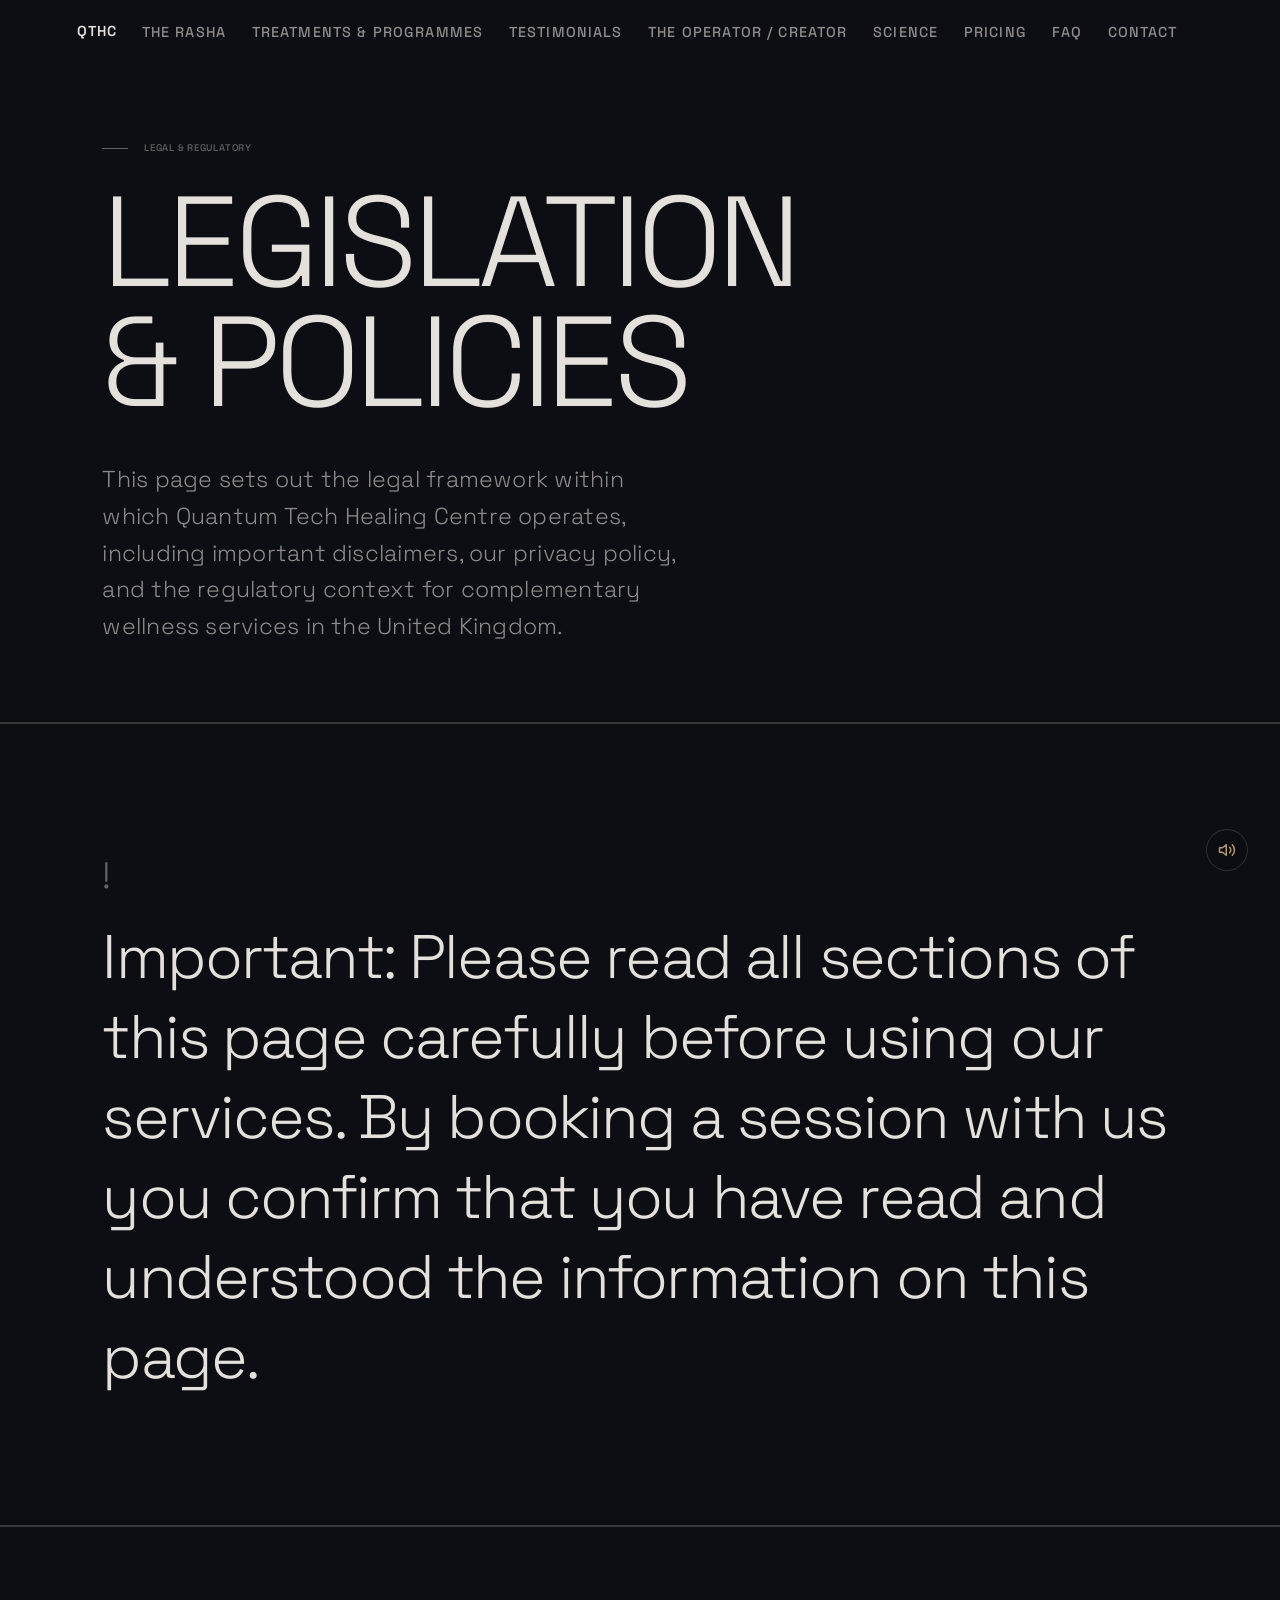
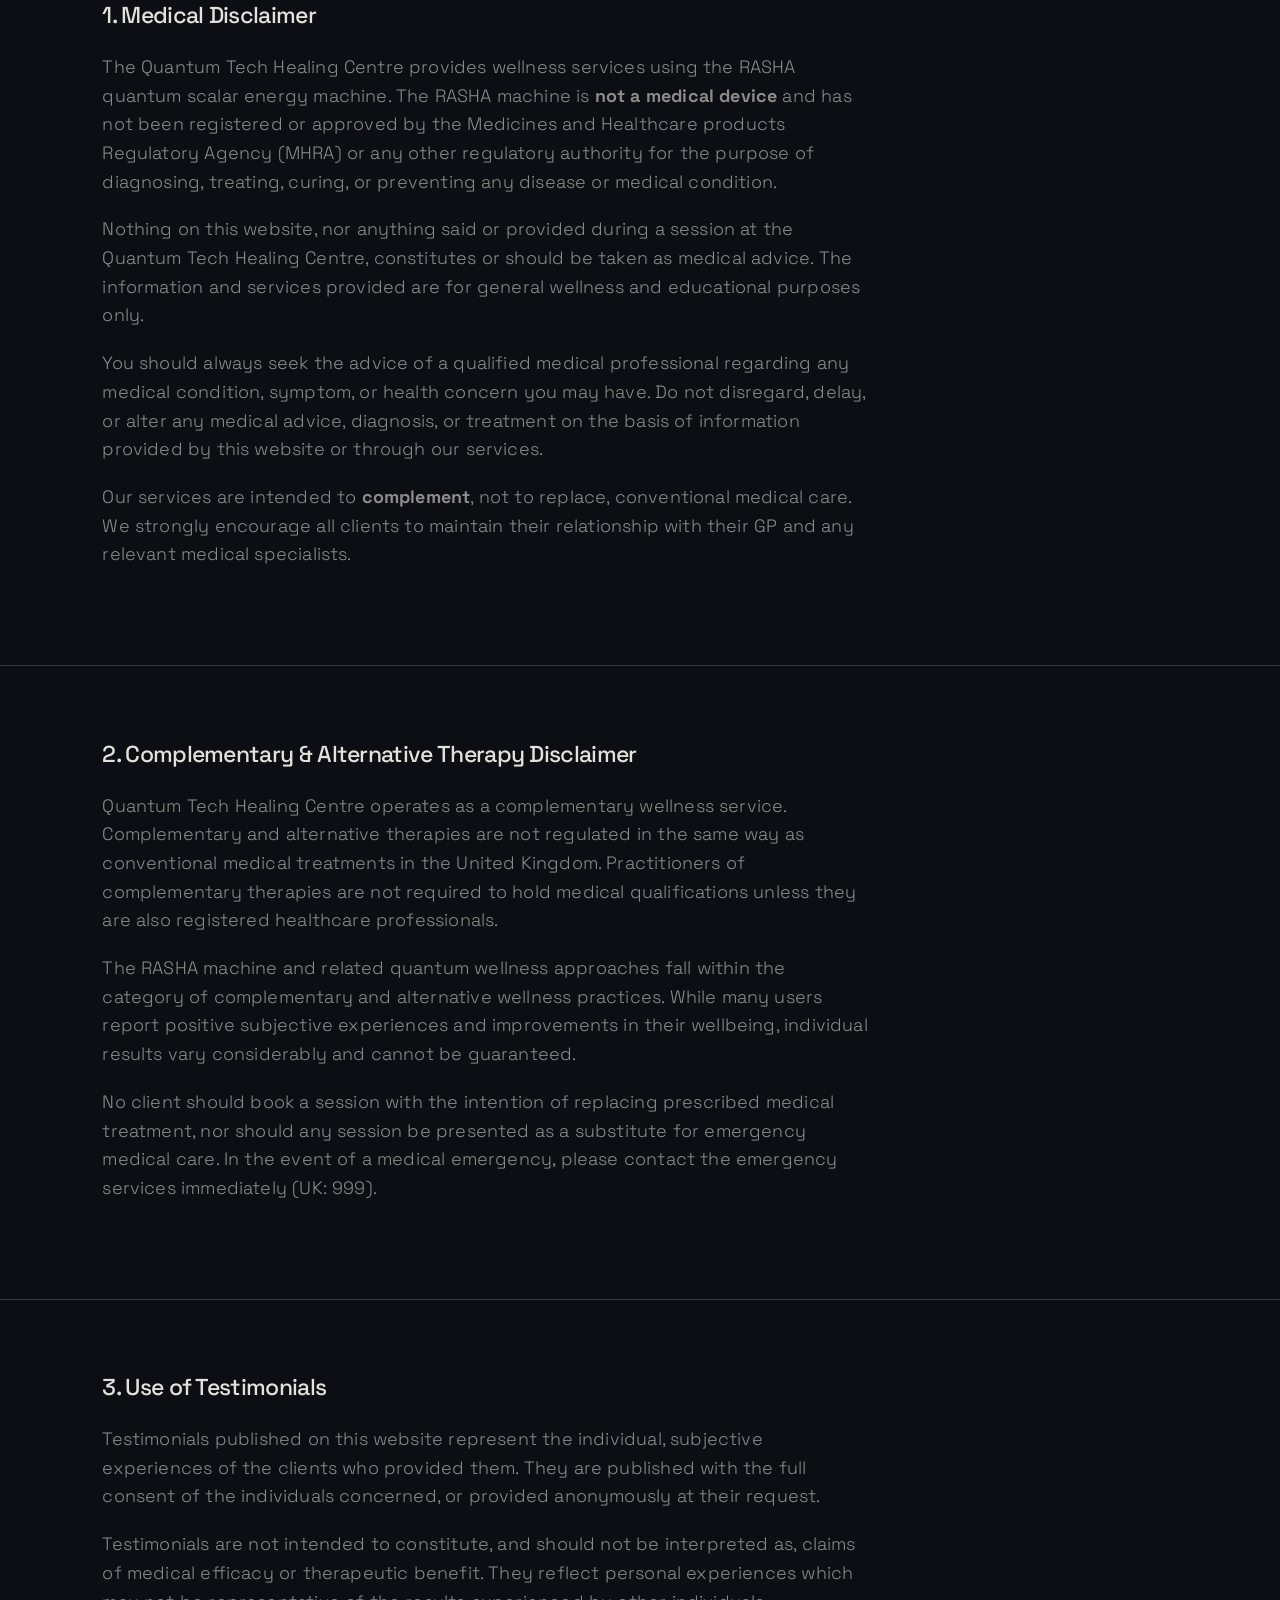
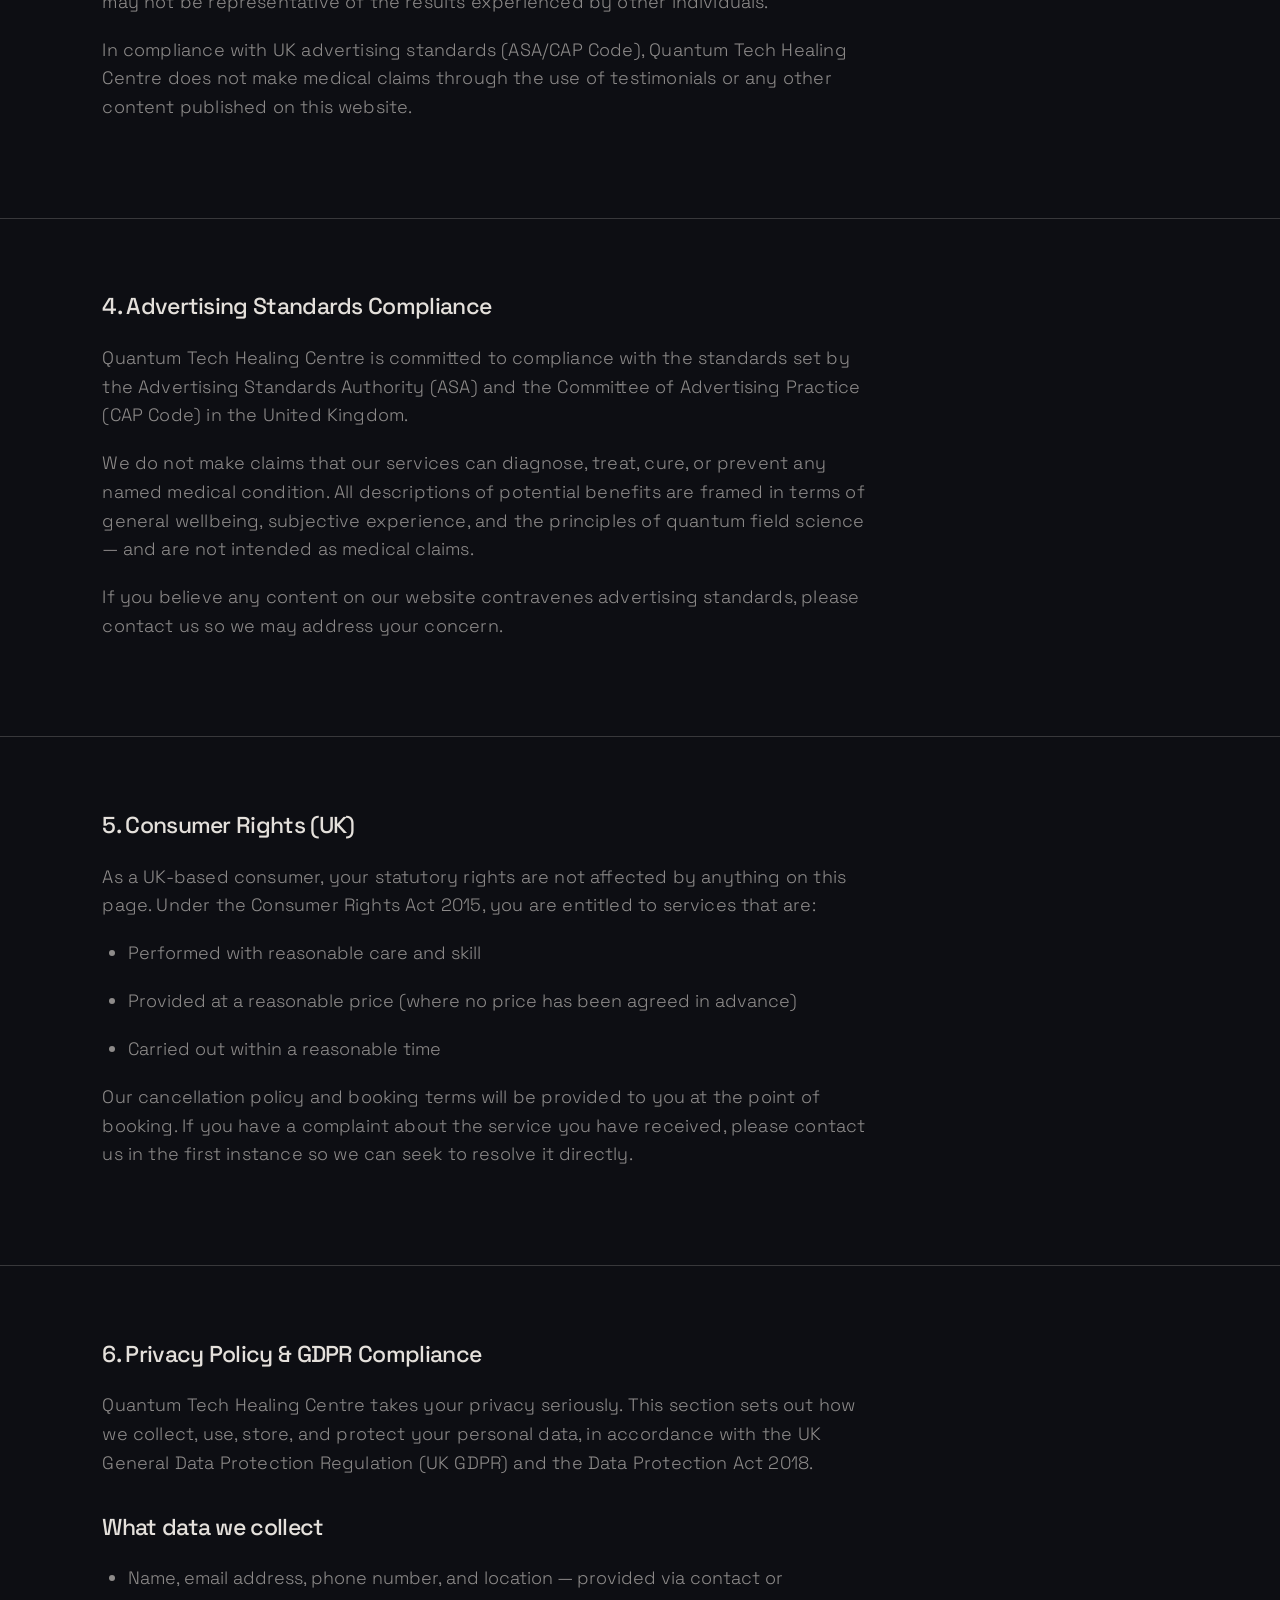
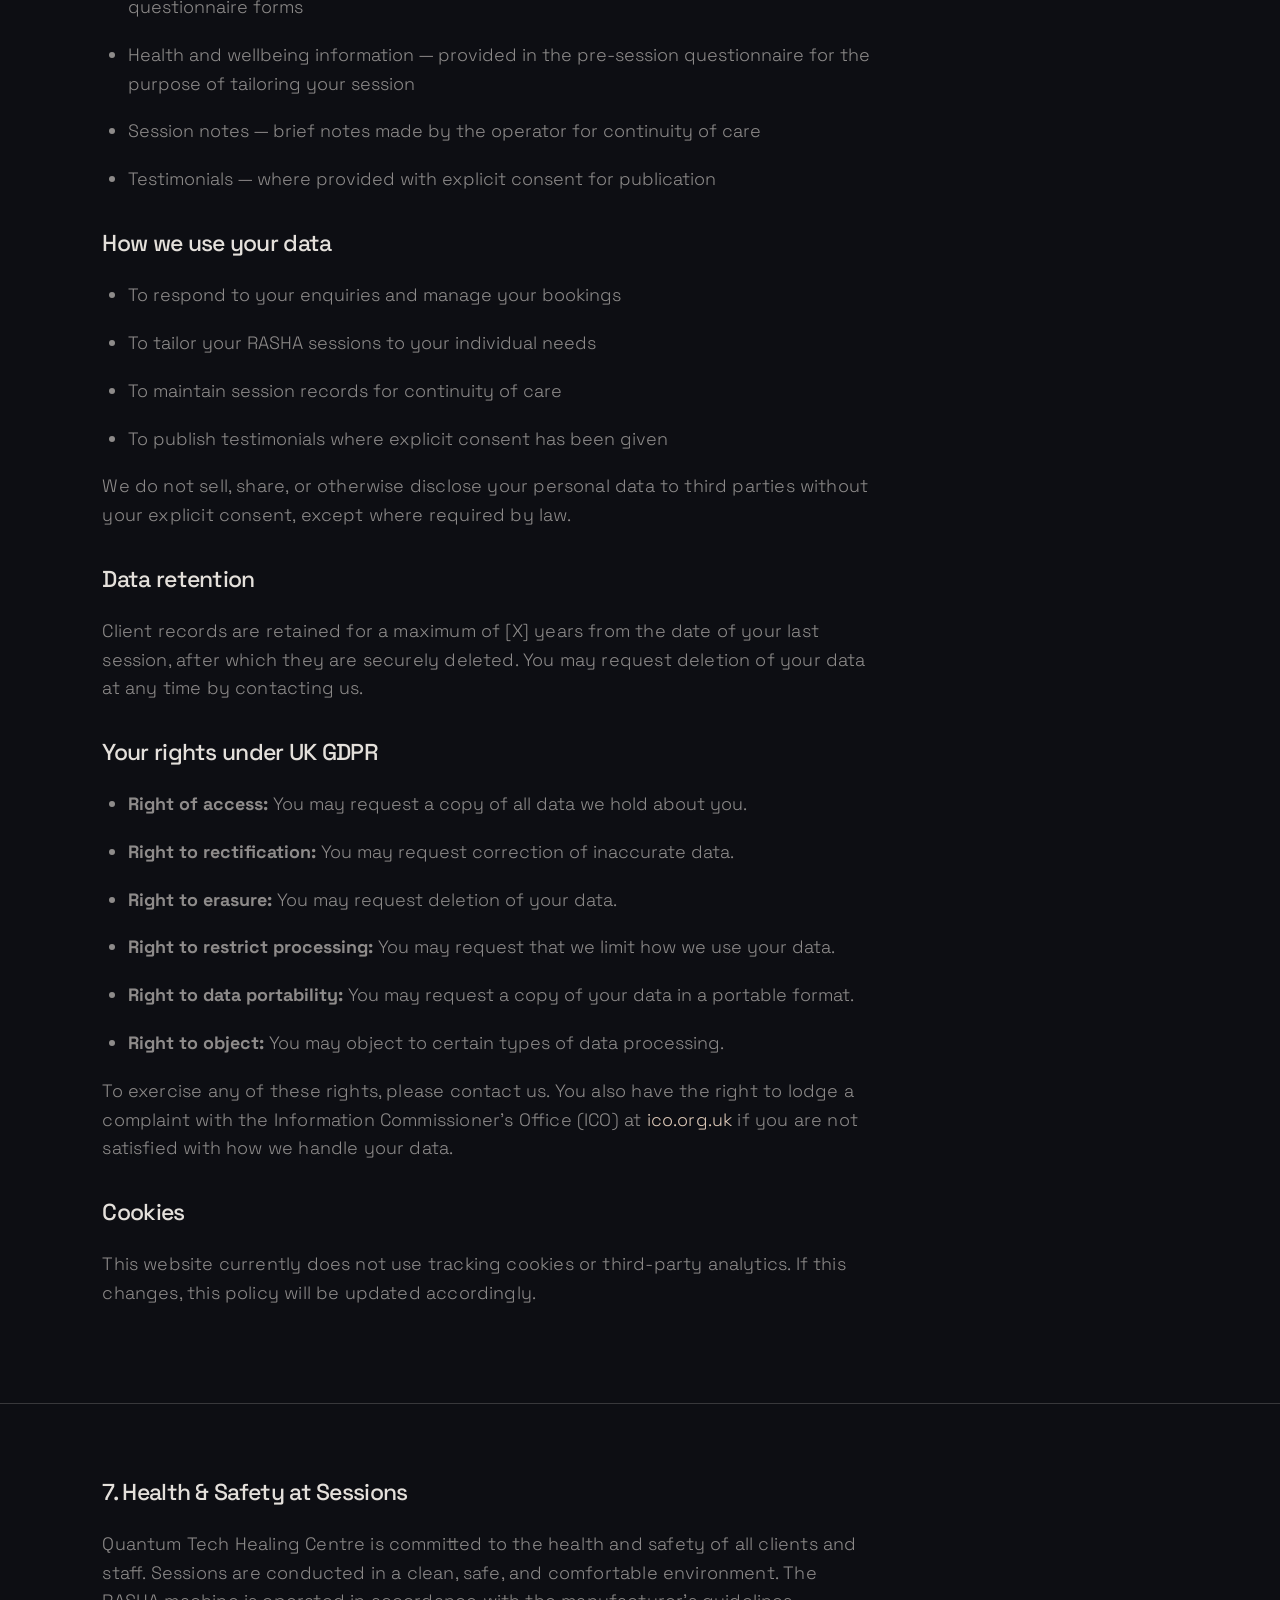
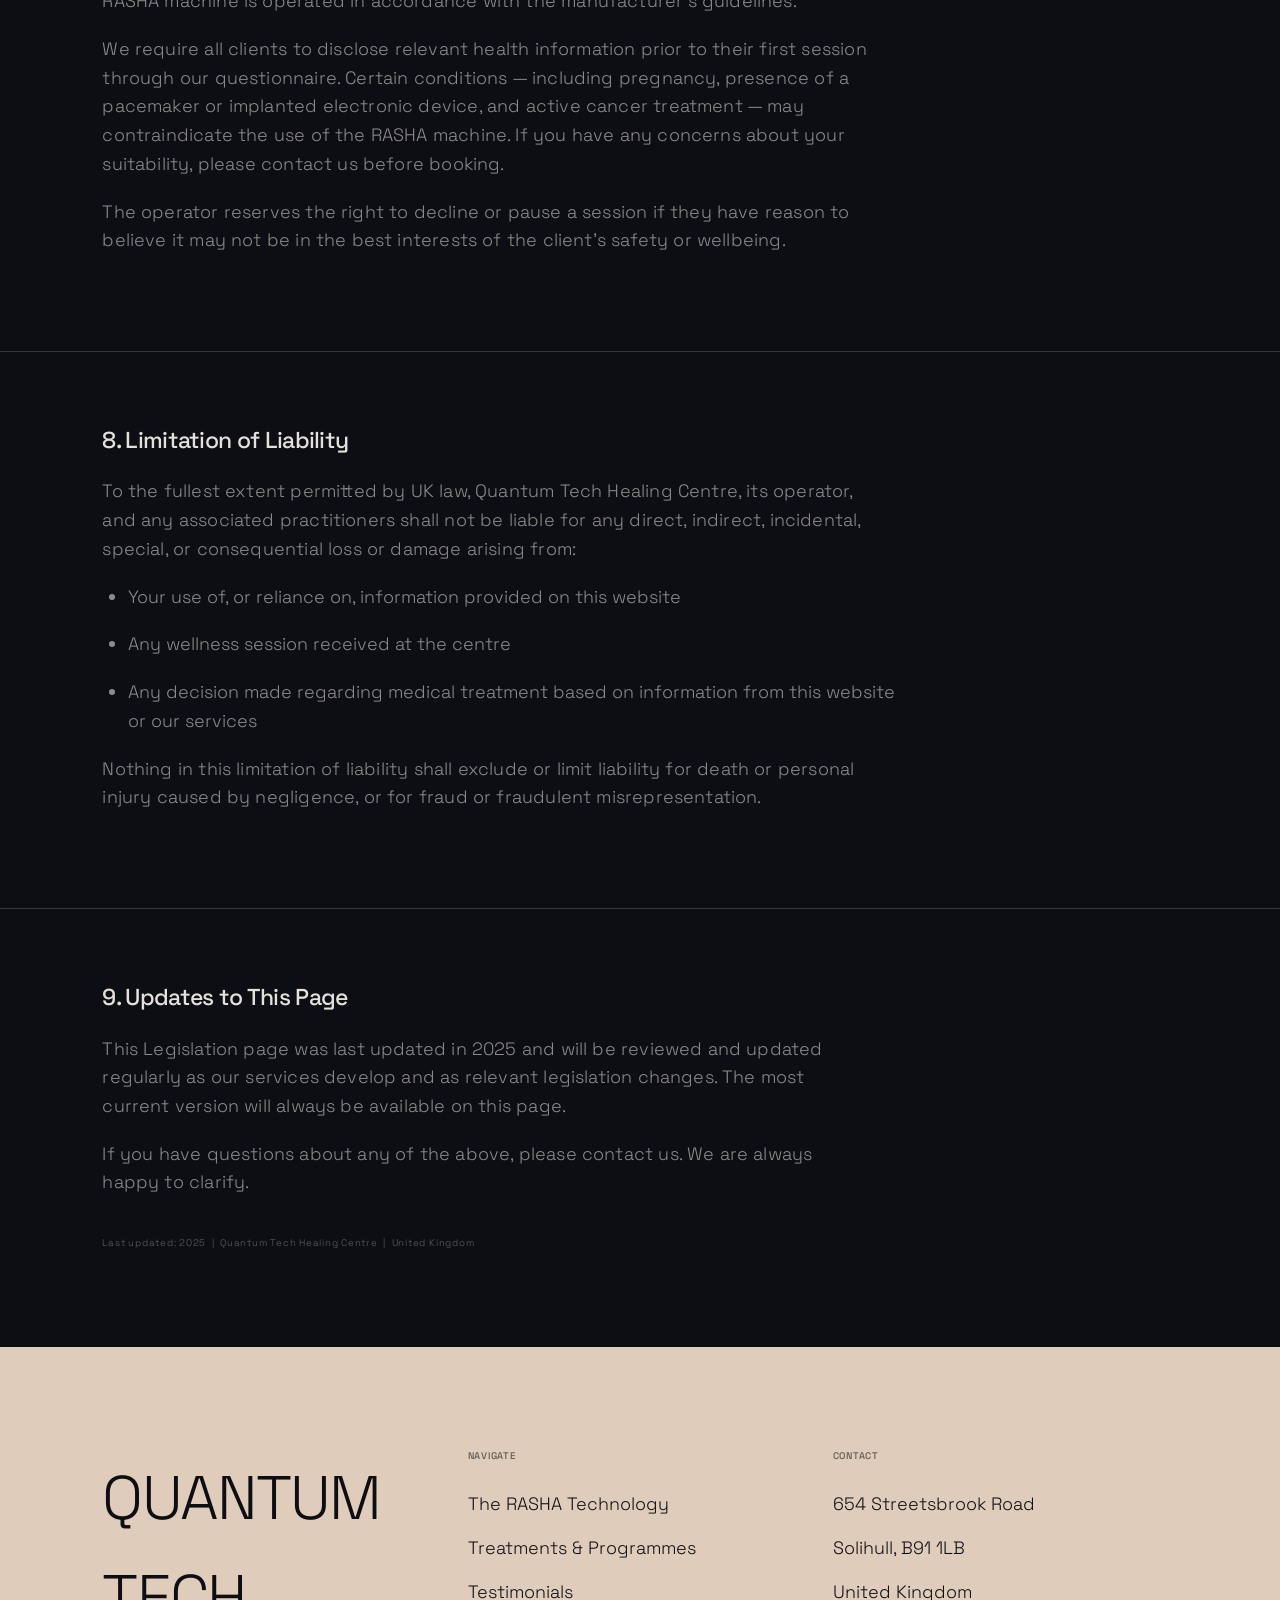
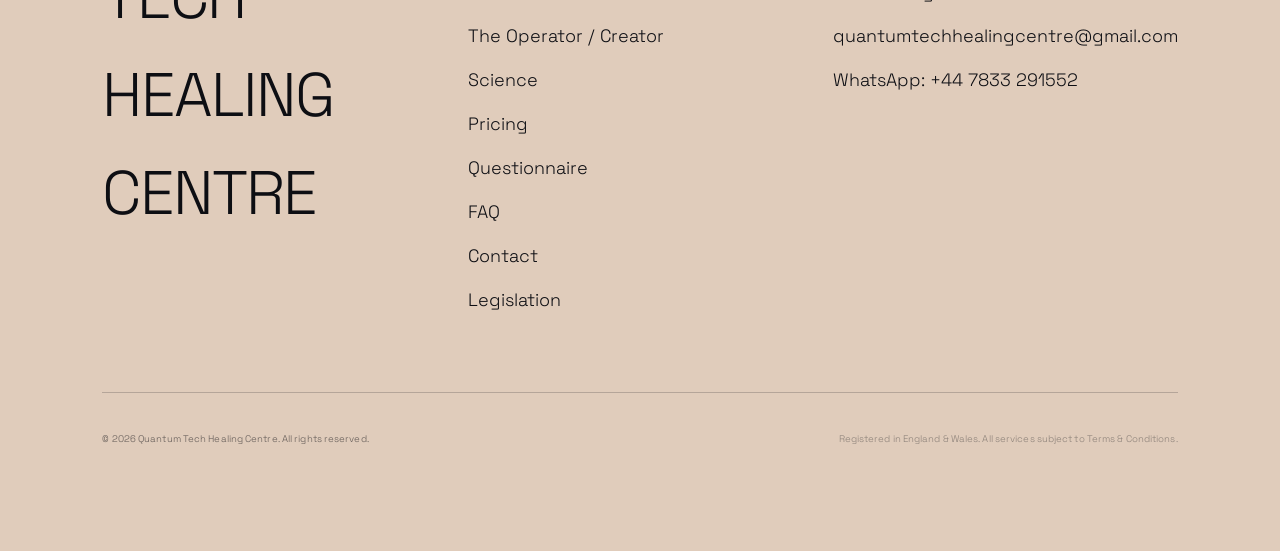
<file: Quantum Tech/site/legislation.html>
<!DOCTYPE html>
<html lang="en">
<head>
  <meta charset="UTF-8" />
  <meta name="viewport" content="width=device-width, initial-scale=1.0" />
  <title>Legislation &amp; Legal — Quantum Tech Healing Centre</title>
  <meta name="description" content="Legal information, disclaimers, privacy policy, and regulatory context for Quantum Tech Healing Centre." />
  <link rel="stylesheet" href="styles.css" />
  <link rel="preconnect" href="https://fonts.googleapis.com" />
  <link rel="preconnect" href="https://fonts.gstatic.com" crossorigin />
  <link href="https://fonts.googleapis.com/css2?family=Space+Grotesk:wght@300;400;500;600;700&display=swap" rel="stylesheet" />
</head>
<body>

  <nav class="nav" role="navigation" aria-label="Main navigation">
    <div class="nav-inner">
      <a href="index.html" class="nav-logo">QTHC</a>
      <ul class="nav-links" role="list">
        <li><a href="rasha.html" class="nav-link">The RASHA</a></li>
        <li><a href="treatments.html" class="nav-link">Treatments &amp; Programmes</a></li>
        <li><a href="testimonials.html" class="nav-link">Testimonials</a></li>
        <li><a href="operator.html" class="nav-link">The Operator / Creator</a></li>
        <li><a href="science.html" class="nav-link">Science</a></li>
        <li><a href="pricing.html" class="nav-link">Pricing</a></li>
        <li><a href="faq.html" class="nav-link">FAQ</a></li>
        <li><a href="contact.html" class="nav-link">Contact</a></li>
      </ul>
      <button class="nav-hamburger" aria-label="Open menu">
        <span></span><span></span><span></span>
      </button>
    </div>
  </nav>

  <div class="nav-overlay" role="dialog" aria-label="Mobile navigation">
    <a href="rasha.html" class="overlay-link">The RASHA</a>
    <a href="treatments.html" class="overlay-link">Treatments &amp; Programmes</a>
    <a href="testimonials.html" class="overlay-link">Testimonials</a>
    <a href="operator.html" class="overlay-link">The Operator / Creator</a>
    <a href="science.html" class="overlay-link">Science</a>
    <a href="pricing.html" class="overlay-link">Pricing</a>
    <a href="faq.html" class="overlay-link">FAQ</a>
    <a href="contact.html" class="overlay-link">Contact</a>
  </div>

  <!-- ── Page Hero ────────────────────────────────────────── -->
  <header class="page-hero section-dark">
    <p class="page-label">Legal &amp; Regulatory</p>
    <h1 class="page-title animate-in">
      <span class="title-mask"><span class="title-line">Legislation</span></span>
      <span class="title-mask"><span class="title-line">&amp; Policies</span></span>
    </h1>
    <p class="page-desc fade-up">
      This page sets out the legal framework within which Quantum Tech Healing Centre operates,
      including important disclaimers, our privacy policy, and the regulatory context for
      complementary wellness services in the United Kingdom.
    </p>
  </header>

  <!-- ── Important Notice ─────────────────────────────────── -->
  <div class="pull-quote section-dark fade-up" style="color:var(--color-light-grey);">
    <span class="quote-mark" style="color:var(--color-light-grey-04);">!</span>
    Important: Please read all sections of this page carefully before using our services.
    By booking a session with us you confirm that you have read and understood the information
    on this page.
  </div>

  <!-- ── Section 1: Medical Disclaimer ───────────────────── -->
  <section class="section-dark">
    <div class="legal-section fade-up">
      <h2>1. Medical Disclaimer</h2>
      <p>
        The Quantum Tech Healing Centre provides wellness services using the RASHA quantum scalar
        energy machine. The RASHA machine is <strong>not a medical device</strong> and has not been
        registered or approved by the Medicines and Healthcare products Regulatory Agency (MHRA)
        or any other regulatory authority for the purpose of diagnosing, treating, curing, or
        preventing any disease or medical condition.
      </p>
      <p>
        Nothing on this website, nor anything said or provided during a session at the Quantum Tech
        Healing Centre, constitutes or should be taken as medical advice. The information and services
        provided are for general wellness and educational purposes only.
      </p>
      <p>
        You should always seek the advice of a qualified medical professional regarding any medical
        condition, symptom, or health concern you may have. Do not disregard, delay, or alter any
        medical advice, diagnosis, or treatment on the basis of information provided by this website
        or through our services.
      </p>
      <p>
        Our services are intended to <strong>complement</strong>, not to replace, conventional medical
        care. We strongly encourage all clients to maintain their relationship with their GP and any
        relevant medical specialists.
      </p>
    </div>

    <!-- ── Section 2: Complementary Therapy Disclaimer ─────── -->
    <div class="legal-section fade-up">
      <h2>2. Complementary &amp; Alternative Therapy Disclaimer</h2>
      <p>
        Quantum Tech Healing Centre operates as a complementary wellness service. Complementary
        and alternative therapies are not regulated in the same way as conventional medical
        treatments in the United Kingdom. Practitioners of complementary therapies are not required
        to hold medical qualifications unless they are also registered healthcare professionals.
      </p>
      <p>
        The RASHA machine and related quantum wellness approaches fall within the category of
        complementary and alternative wellness practices. While many users report positive
        subjective experiences and improvements in their wellbeing, individual results vary
        considerably and cannot be guaranteed.
      </p>
      <p>
        No client should book a session with the intention of replacing prescribed medical treatment,
        nor should any session be presented as a substitute for emergency medical care. In the event
        of a medical emergency, please contact the emergency services immediately (UK: 999).
      </p>
    </div>

    <!-- ── Section 3: Testimonials ──────────────────────────── -->
    <div class="legal-section fade-up">
      <h2>3. Use of Testimonials</h2>
      <p>
        Testimonials published on this website represent the individual, subjective experiences of
        the clients who provided them. They are published with the full consent of the individuals
        concerned, or provided anonymously at their request.
      </p>
      <p>
        Testimonials are not intended to constitute, and should not be interpreted as, claims of
        medical efficacy or therapeutic benefit. They reflect personal experiences which may not be
        representative of the results experienced by other individuals.
      </p>
      <p>
        In compliance with UK advertising standards (ASA/CAP Code), Quantum Tech Healing Centre
        does not make medical claims through the use of testimonials or any other content published
        on this website.
      </p>
    </div>

    <!-- ── Section 4: Advertising Standards ─────────────────── -->
    <div class="legal-section fade-up">
      <h2>4. Advertising Standards Compliance</h2>
      <p>
        Quantum Tech Healing Centre is committed to compliance with the standards set by the
        Advertising Standards Authority (ASA) and the Committee of Advertising Practice (CAP Code)
        in the United Kingdom.
      </p>
      <p>
        We do not make claims that our services can diagnose, treat, cure, or prevent any named
        medical condition. All descriptions of potential benefits are framed in terms of general
        wellbeing, subjective experience, and the principles of quantum field science — and are
        not intended as medical claims.
      </p>
      <p>
        If you believe any content on our website contravenes advertising standards, please
        <a href="contact.html">contact us</a> so we may address your concern.
      </p>
    </div>

    <!-- ── Section 5: Consumer Rights ──────────────────────── -->
    <div class="legal-section fade-up">
      <h2>5. Consumer Rights (UK)</h2>
      <p>
        As a UK-based consumer, your statutory rights are not affected by anything on this page.
        Under the Consumer Rights Act 2015, you are entitled to services that are:
      </p>
      <ul>
        <li>Performed with reasonable care and skill</li>
        <li>Provided at a reasonable price (where no price has been agreed in advance)</li>
        <li>Carried out within a reasonable time</li>
      </ul>
      <p>
        Our cancellation policy and booking terms will be provided to you at the point of booking.
        If you have a complaint about the service you have received, please contact us in the first
        instance so we can seek to resolve it directly.
      </p>
    </div>

    <!-- ── Section 6: Privacy Policy ────────────────────────── -->
    <div class="legal-section fade-up">
      <h2>6. Privacy Policy &amp; GDPR Compliance</h2>
      <p>
        Quantum Tech Healing Centre takes your privacy seriously. This section sets out how we
        collect, use, store, and protect your personal data, in accordance with the UK General
        Data Protection Regulation (UK GDPR) and the Data Protection Act 2018.
      </p>

      <h2 style="margin-top:3vw;">What data we collect</h2>
      <ul>
        <li>Name, email address, phone number, and location — provided via contact or questionnaire forms</li>
        <li>Health and wellbeing information — provided in the pre-session questionnaire for the purpose of tailoring your session</li>
        <li>Session notes — brief notes made by the operator for continuity of care</li>
        <li>Testimonials — where provided with explicit consent for publication</li>
      </ul>

      <h2 style="margin-top:3vw;">How we use your data</h2>
      <ul>
        <li>To respond to your enquiries and manage your bookings</li>
        <li>To tailor your RASHA sessions to your individual needs</li>
        <li>To maintain session records for continuity of care</li>
        <li>To publish testimonials where explicit consent has been given</li>
      </ul>
      <p>
        We do not sell, share, or otherwise disclose your personal data to third parties without
        your explicit consent, except where required by law.
      </p>

      <h2 style="margin-top:3vw;">Data retention</h2>
      <p>
        Client records are retained for a maximum of [X] years from the date of your last session,
        after which they are securely deleted. You may request deletion of your data at any time
        by contacting us.
      </p>

      <h2 style="margin-top:3vw;">Your rights under UK GDPR</h2>
      <ul>
        <li><strong>Right of access:</strong> You may request a copy of all data we hold about you.</li>
        <li><strong>Right to rectification:</strong> You may request correction of inaccurate data.</li>
        <li><strong>Right to erasure:</strong> You may request deletion of your data.</li>
        <li><strong>Right to restrict processing:</strong> You may request that we limit how we use your data.</li>
        <li><strong>Right to data portability:</strong> You may request a copy of your data in a portable format.</li>
        <li><strong>Right to object:</strong> You may object to certain types of data processing.</li>
      </ul>
      <p>
        To exercise any of these rights, please <a href="contact.html">contact us</a>.
        You also have the right to lodge a complaint with the Information Commissioner&rsquo;s Office (ICO)
        at <a href="https://ico.org.uk" target="_blank" rel="noopener noreferrer" style="color:var(--color-sand);">ico.org.uk</a>
        if you are not satisfied with how we handle your data.
      </p>

      <h2 style="margin-top:3vw;">Cookies</h2>
      <p>
        This website currently does not use tracking cookies or third-party analytics.
        If this changes, this policy will be updated accordingly.
      </p>
    </div>

    <!-- ── Section 7: Health & Safety ───────────────────────── -->
    <div class="legal-section fade-up">
      <h2>7. Health &amp; Safety at Sessions</h2>
      <p>
        Quantum Tech Healing Centre is committed to the health and safety of all clients and staff.
        Sessions are conducted in a clean, safe, and comfortable environment. The RASHA machine
        is operated in accordance with the manufacturer&rsquo;s guidelines.
      </p>
      <p>
        We require all clients to disclose relevant health information prior to their first session
        through our questionnaire. Certain conditions — including pregnancy, presence of a pacemaker
        or implanted electronic device, and active cancer treatment — may contraindicate the use of
        the RASHA machine. If you have any concerns about your suitability, please contact us before
        booking.
      </p>
      <p>
        The operator reserves the right to decline or pause a session if they have reason to believe
        it may not be in the best interests of the client&rsquo;s safety or wellbeing.
      </p>
    </div>

    <!-- ── Section 8: Limitation of Liability ──────────────── -->
    <div class="legal-section fade-up">
      <h2>8. Limitation of Liability</h2>
      <p>
        To the fullest extent permitted by UK law, Quantum Tech Healing Centre, its operator,
        and any associated practitioners shall not be liable for any direct, indirect, incidental,
        special, or consequential loss or damage arising from:
      </p>
      <ul>
        <li>Your use of, or reliance on, information provided on this website</li>
        <li>Any wellness session received at the centre</li>
        <li>Any decision made regarding medical treatment based on information from this website or our services</li>
      </ul>
      <p>
        Nothing in this limitation of liability shall exclude or limit liability for death or personal
        injury caused by negligence, or for fraud or fraudulent misrepresentation.
      </p>
    </div>

    <!-- ── Section 9: Changes to this Page ──────────────────── -->
    <div class="legal-section fade-up">
      <h2>9. Updates to This Page</h2>
      <p>
        This Legislation page was last updated in 2025 and will be reviewed and updated regularly
        as our services develop and as relevant legislation changes. The most current version
        will always be available on this page.
      </p>
      <p>
        If you have questions about any of the above, please <a href="contact.html">contact us</a>.
        We are always happy to clarify.
      </p>
      <p style="margin-top:3vw;font-size:var(--font-label);color:var(--color-light-grey-04);letter-spacing:var(--ls-label);">
        Last updated: 2025 &nbsp;|&nbsp; Quantum Tech Healing Centre &nbsp;|&nbsp; United Kingdom
      </p>
    </div>
  </section>

  <!-- ── Footer ───────────────────────────────────────────── -->
  <footer class="footer" role="contentinfo">
    <div class="footer-grid">
      <div>
        <p class="footer-logo">Quantum Tech<br>Healing Centre</p>
      </div>
      <div>
        <p class="footer-col-title">Navigate</p>
        <ul class="footer-links">
          <li><a href="rasha.html" class="footer-link">The RASHA Technology</a></li>
          <li><a href="treatments.html" class="footer-link">Treatments &amp; Programmes</a></li>
          <li><a href="testimonials.html" class="footer-link">Testimonials</a></li>
          <li><a href="operator.html" class="footer-link">The Operator / Creator</a></li>
          <li><a href="science.html" class="footer-link">Science</a></li>
          <li><a href="pricing.html" class="footer-link">Pricing</a></li>
          <li><a href="questionnaire.html" class="footer-link">Questionnaire</a></li>
          <li><a href="faq.html" class="footer-link">FAQ</a></li>
          <li><a href="contact.html" class="footer-link">Contact</a></li>
          <li><a href="legislation.html" class="footer-link">Legislation</a></li>
        </ul>
      </div>
      <div>
        <p class="footer-col-title">Contact</p>
        <ul class="footer-links">
          <li class="footer-link">654 Streetsbrook Road</li>
          <li class="footer-link">Solihull, B91 1LB</li>
          <li class="footer-link">United Kingdom</li>
          <li><a href="mailto:quantumtechhealingcentre@gmail.com" class="footer-link">quantumtechhealingcentre@gmail.com</a></li>
          <li><a href="https://wa.me/447833291552" class="footer-link" target="_blank" rel="noopener">WhatsApp: +44 7833 291552</a></li>
        </ul>
      </div>
    </div>
    <div class="footer-bottom">
      <p class="footer-copyright">&copy; 2026 Quantum Tech Healing Centre. All rights reserved.</p>
      <p class="footer-disclaimer">
        Registered in England &amp; Wales. All services subject to Terms &amp; Conditions.
      </p>
    </div>
  </footer>

  <script src="main.js"></script>
</body>
</html>
</file>
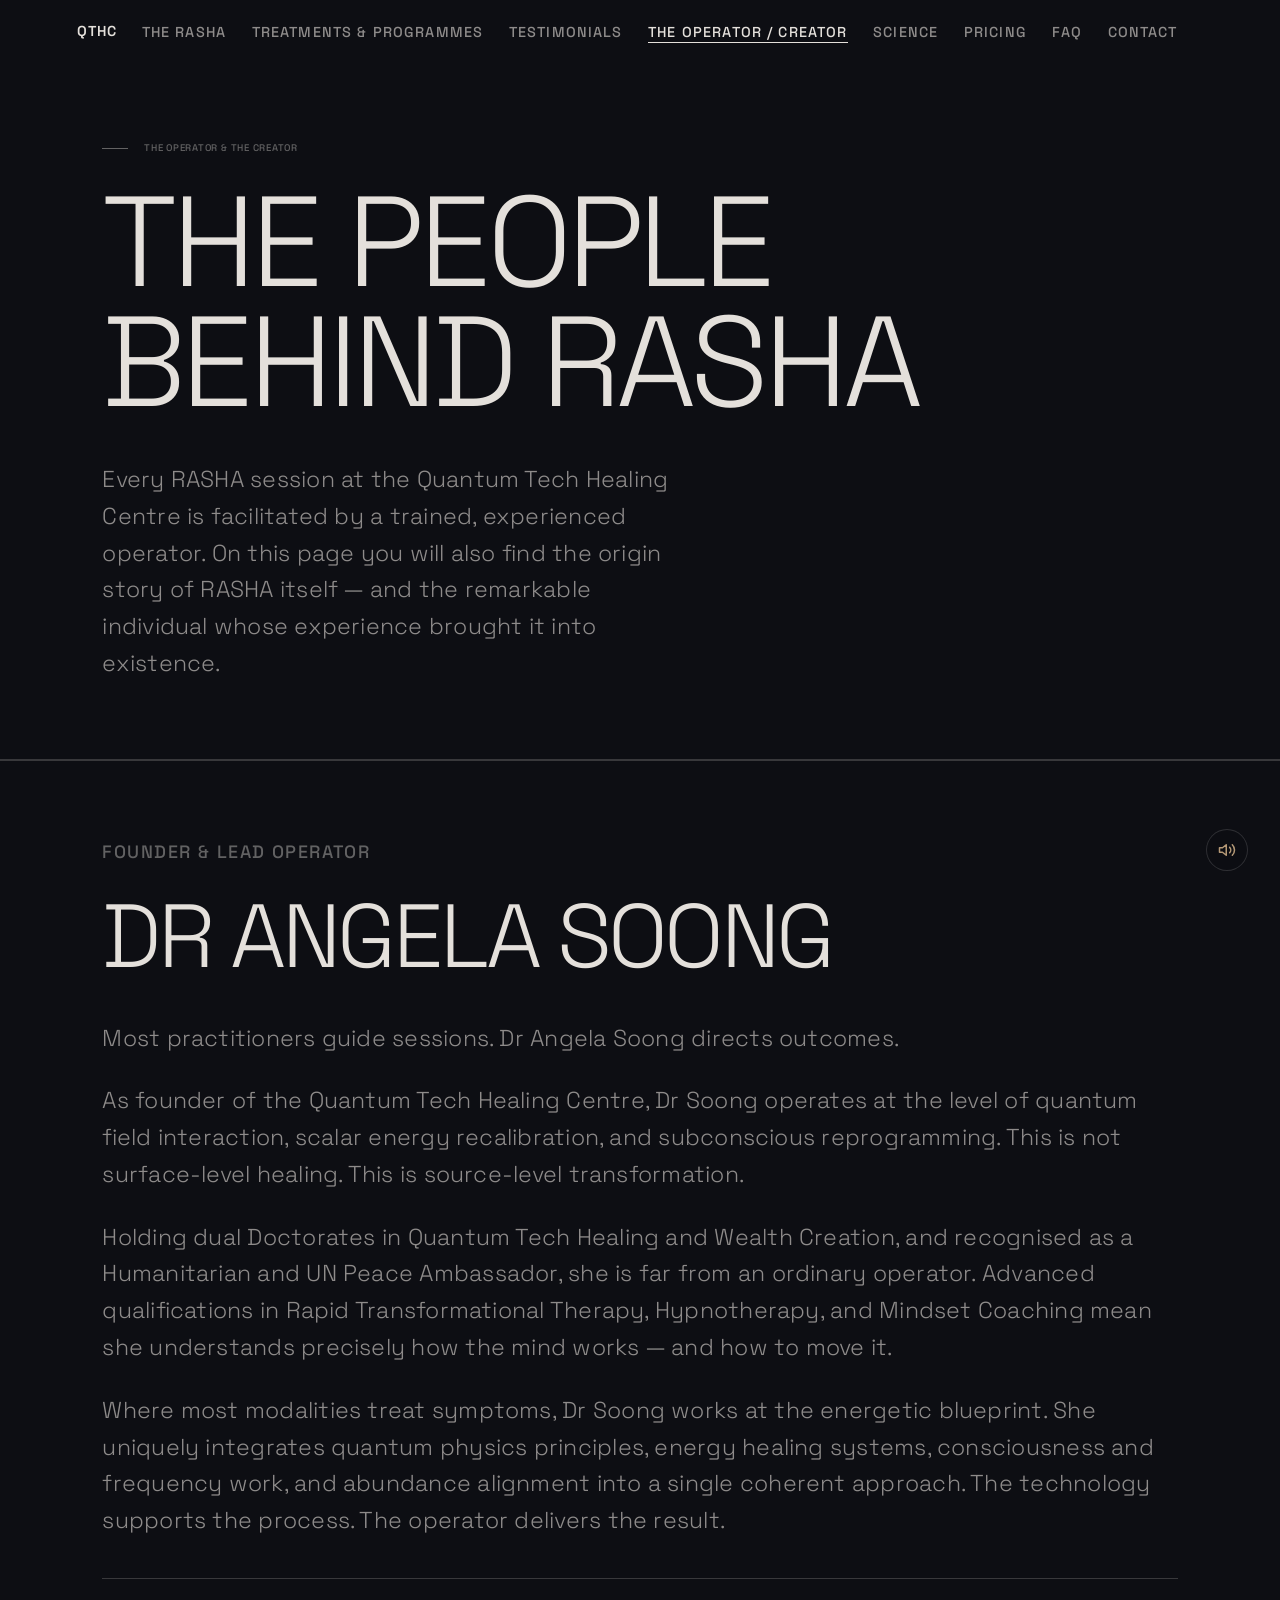
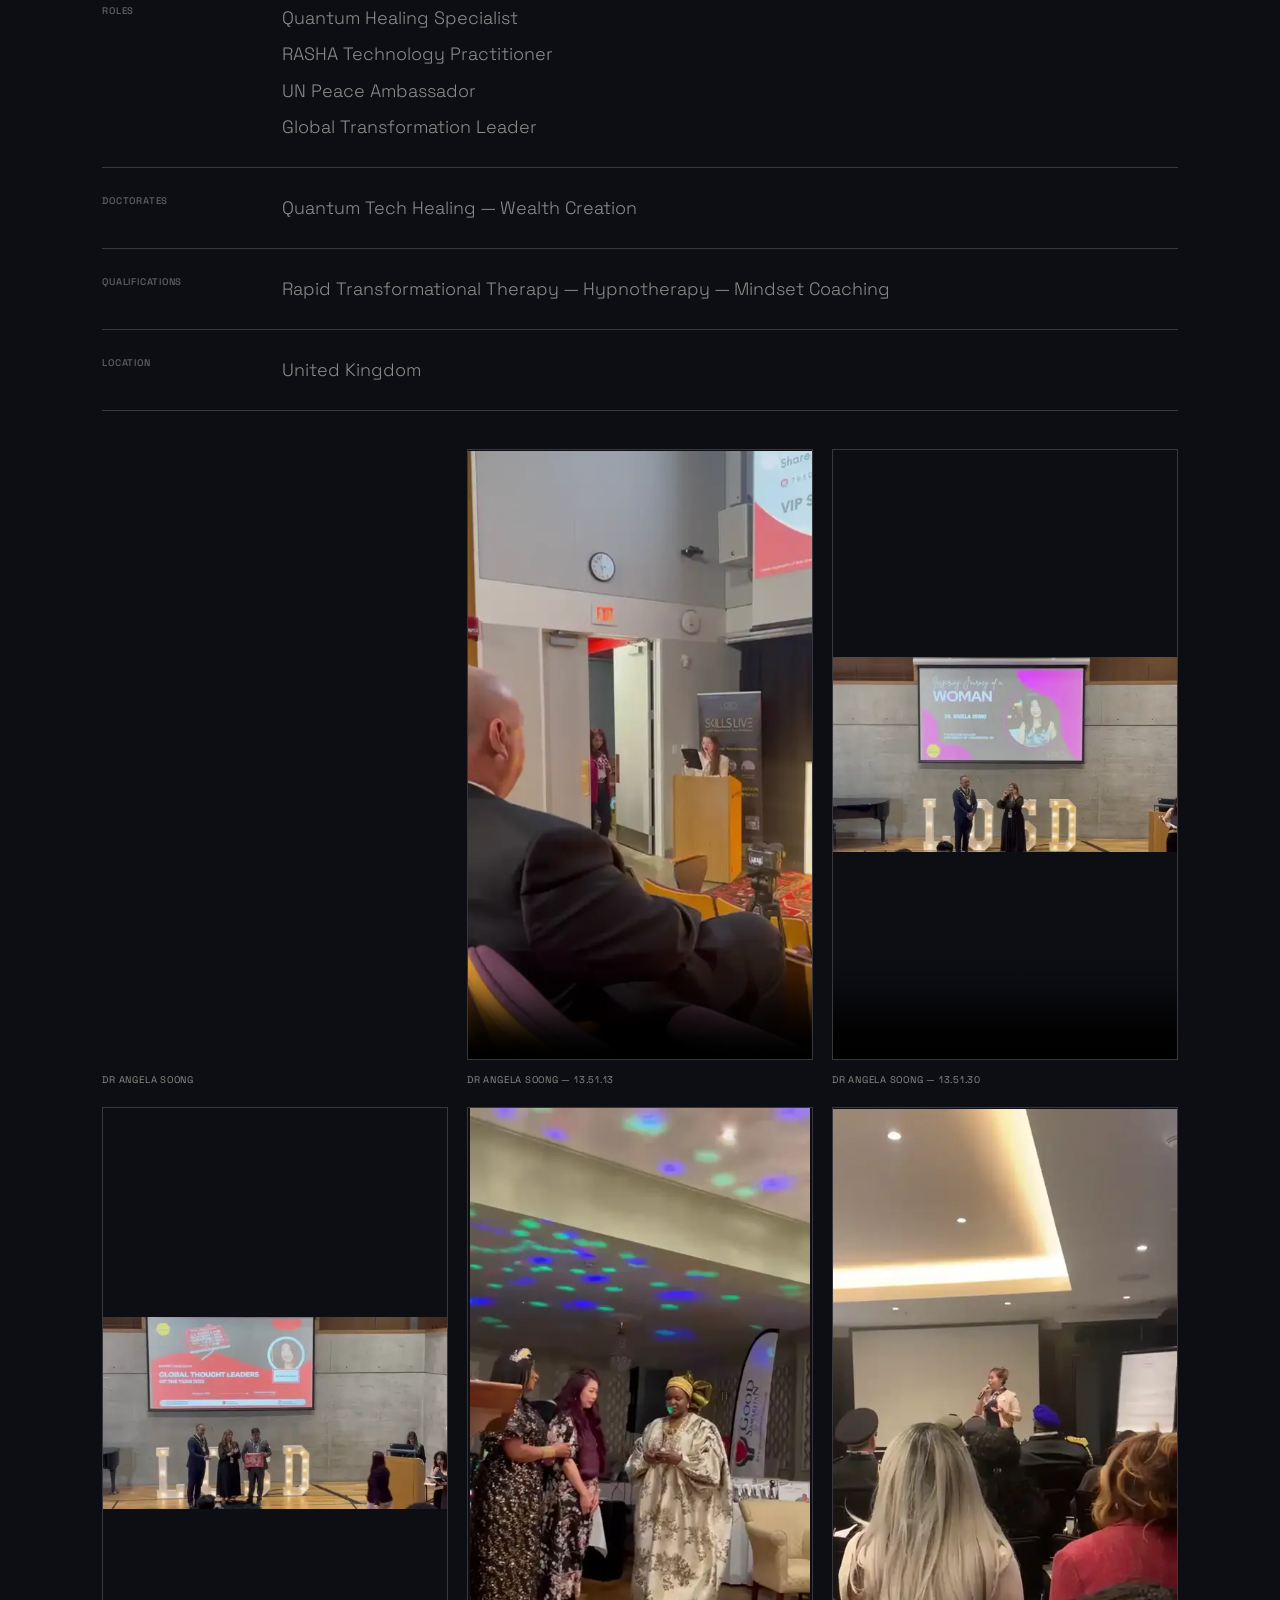
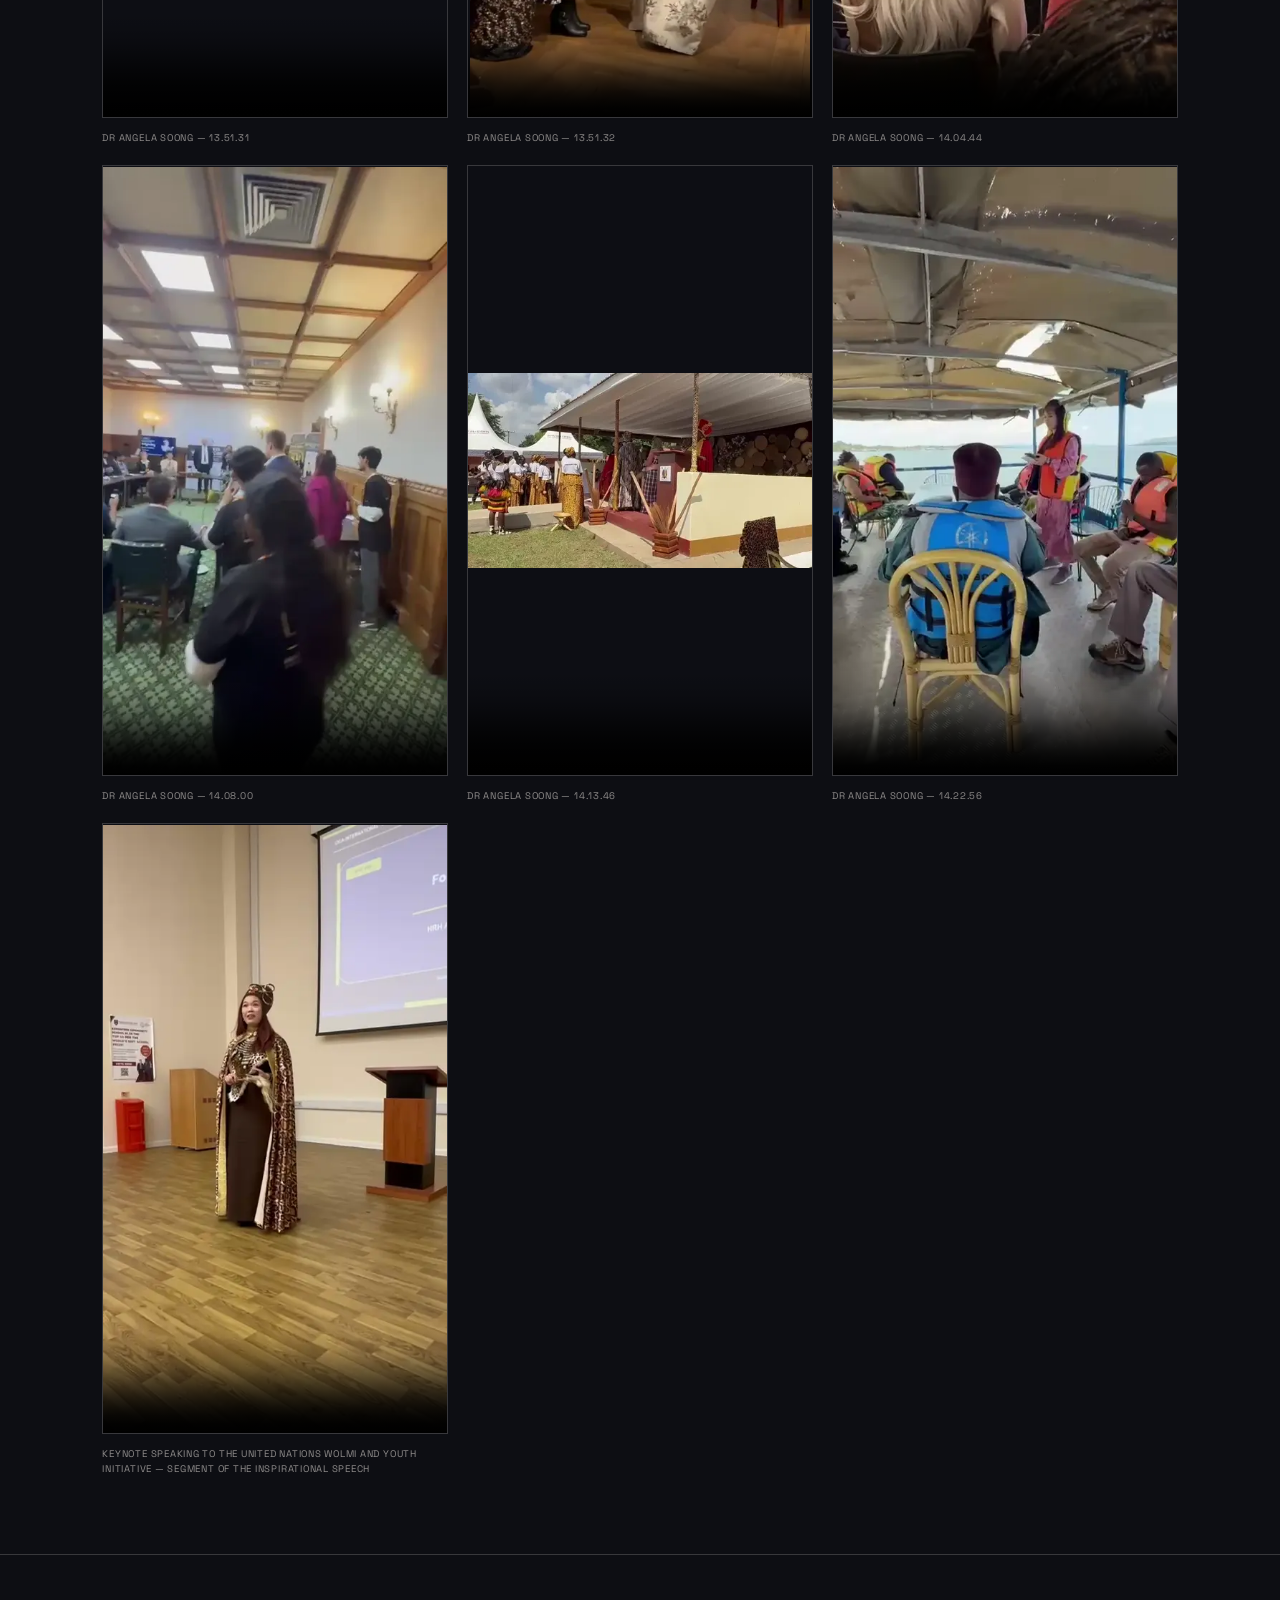
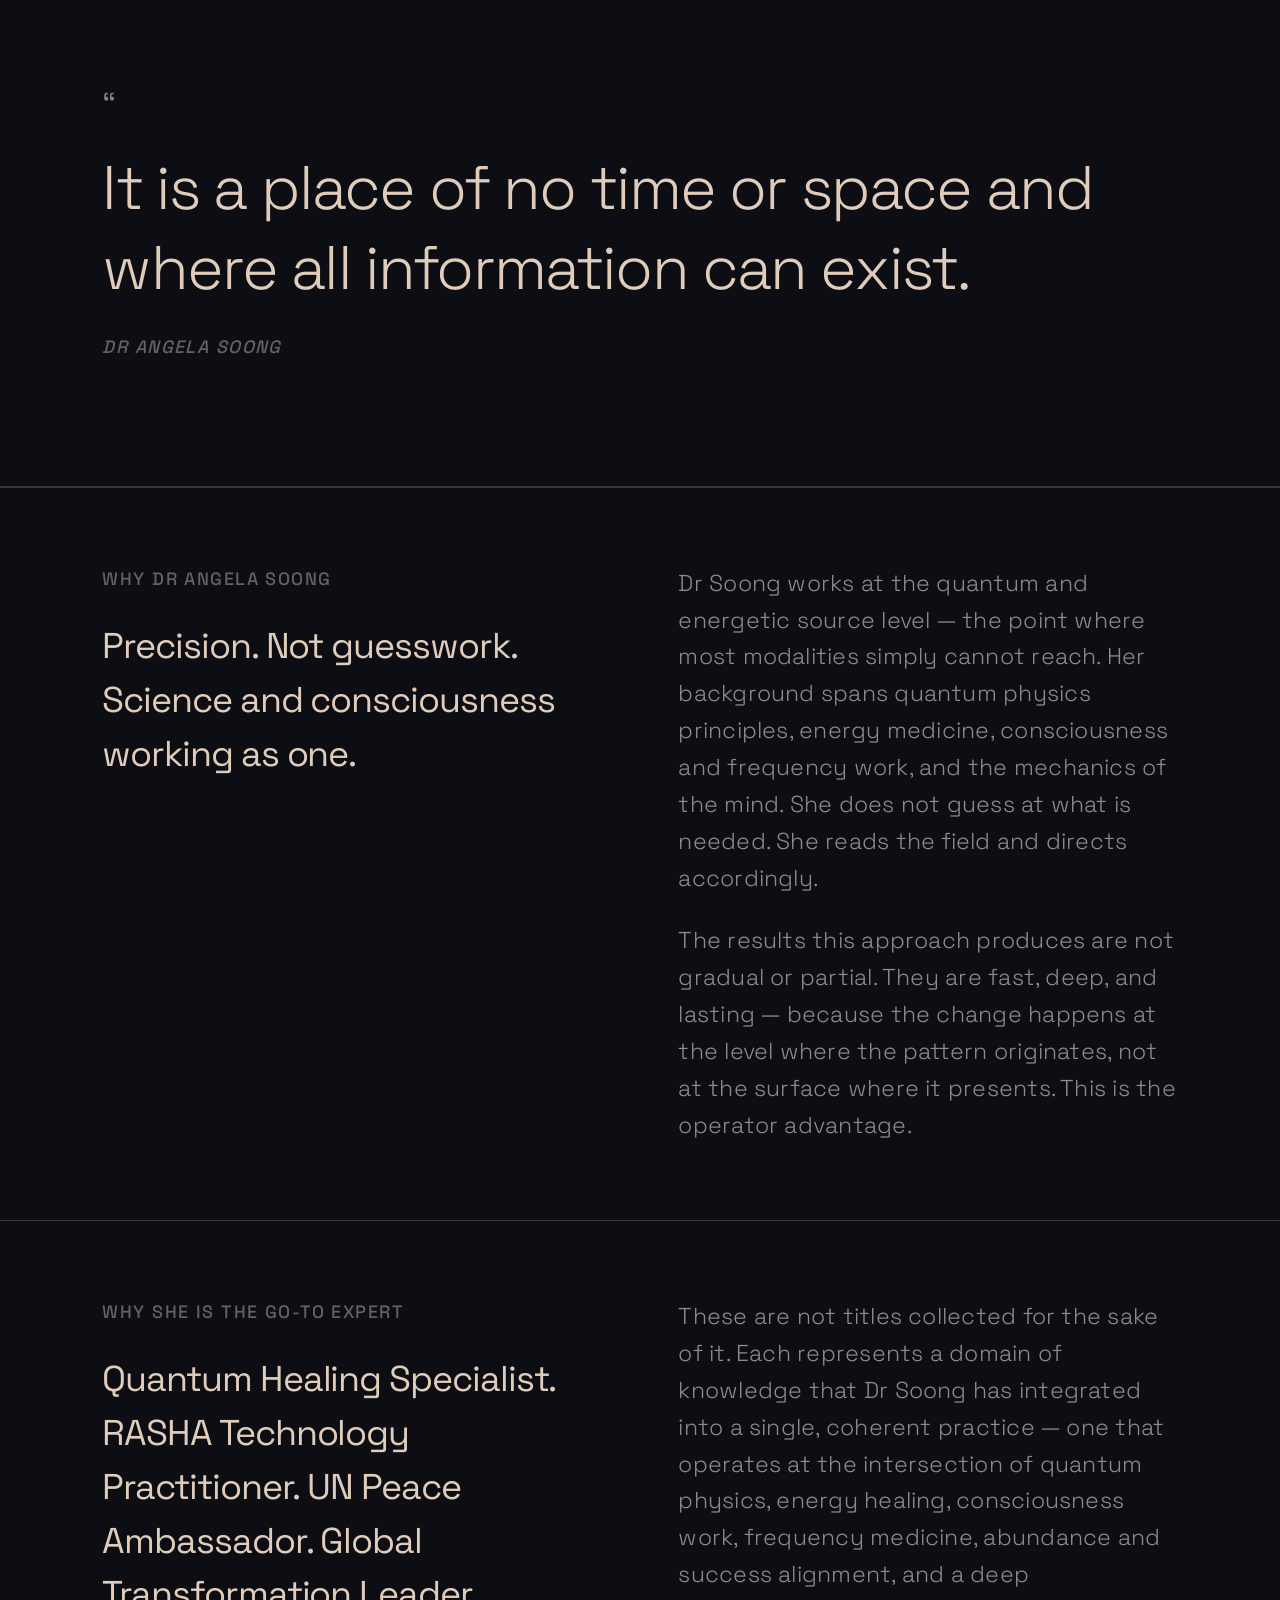
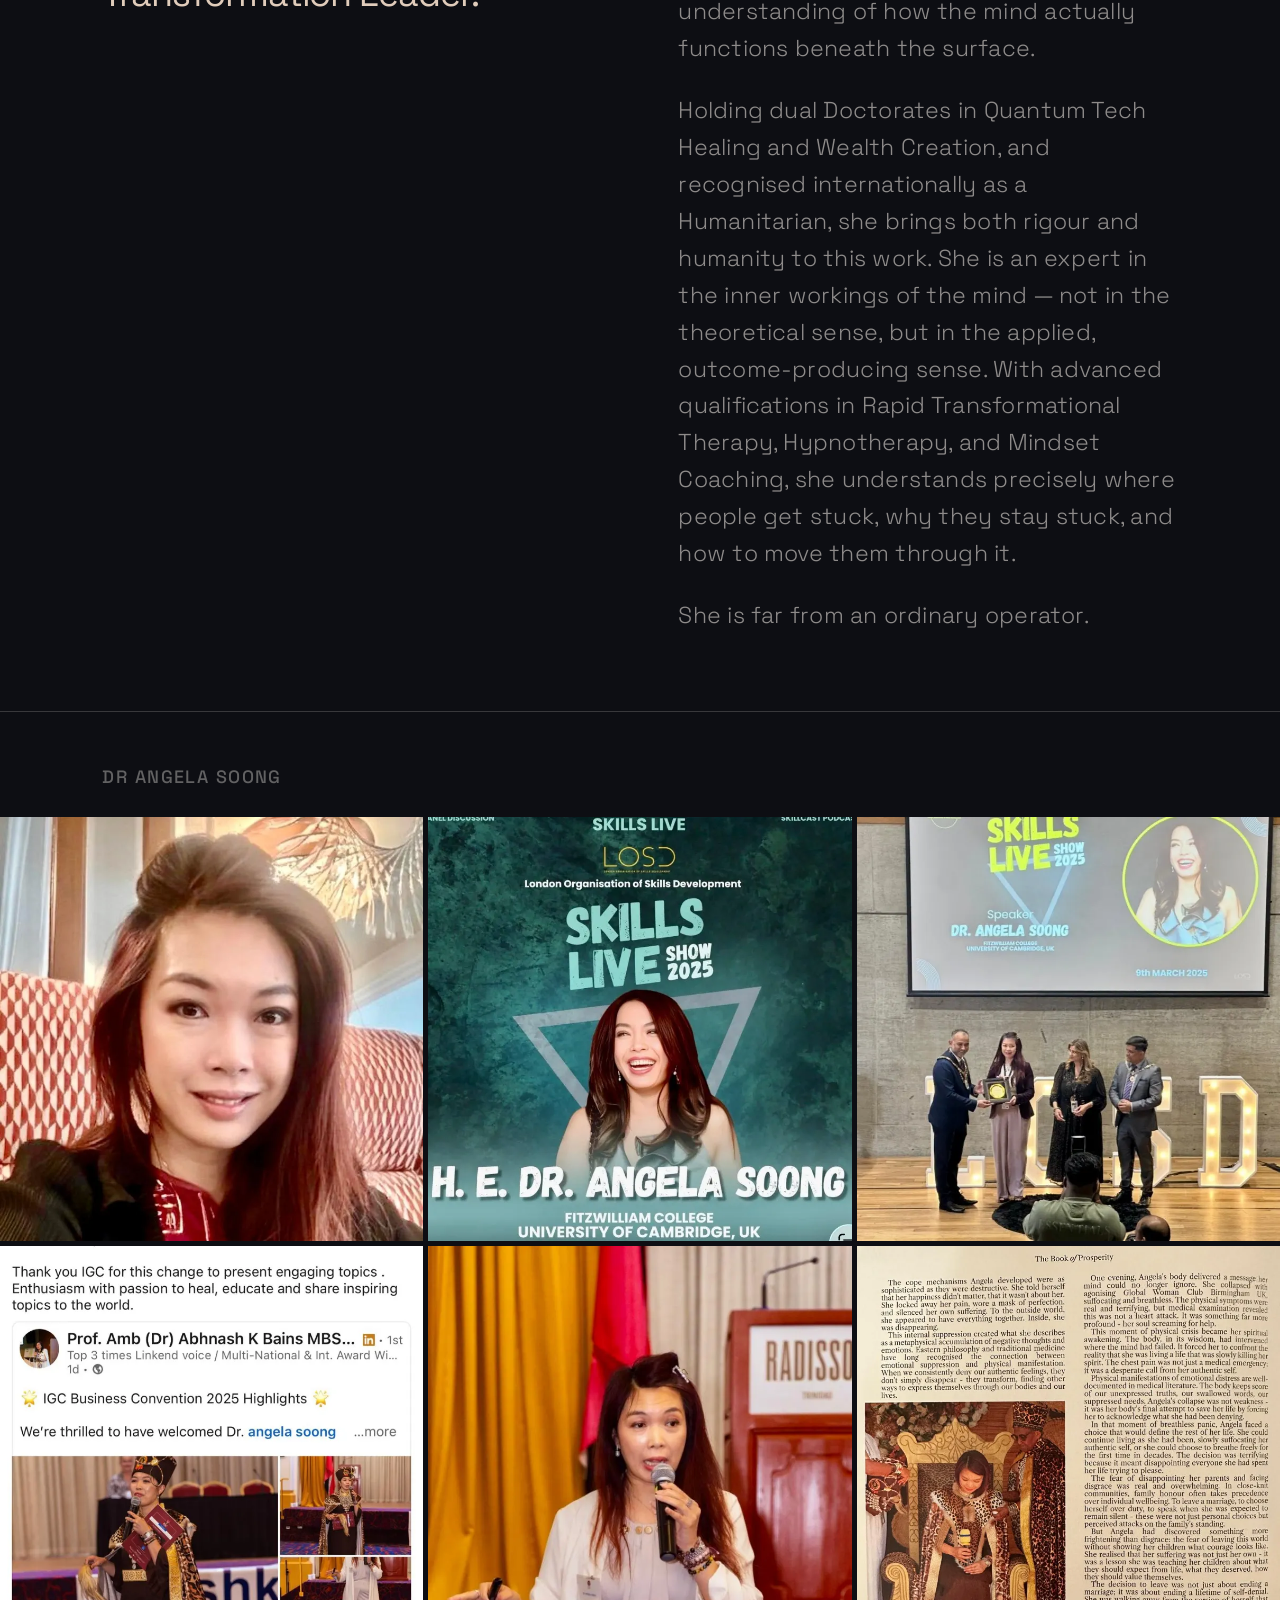
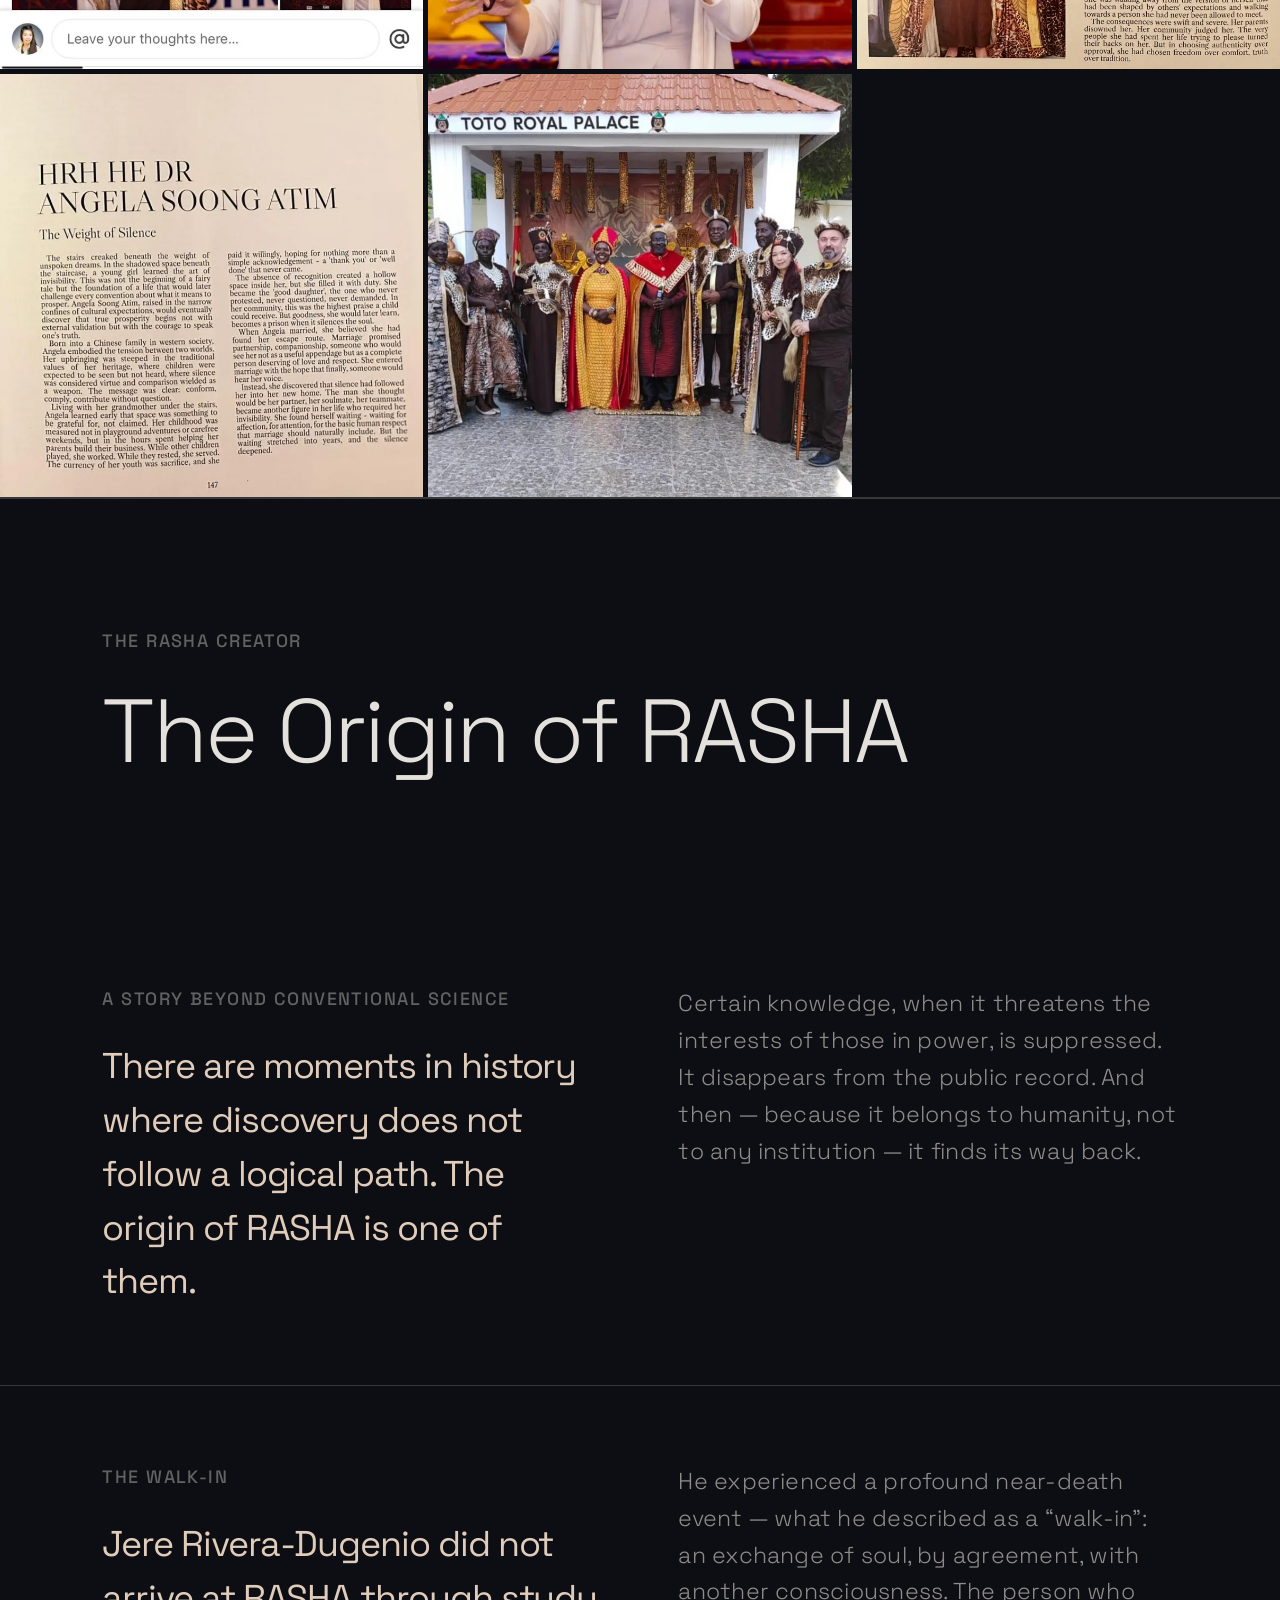
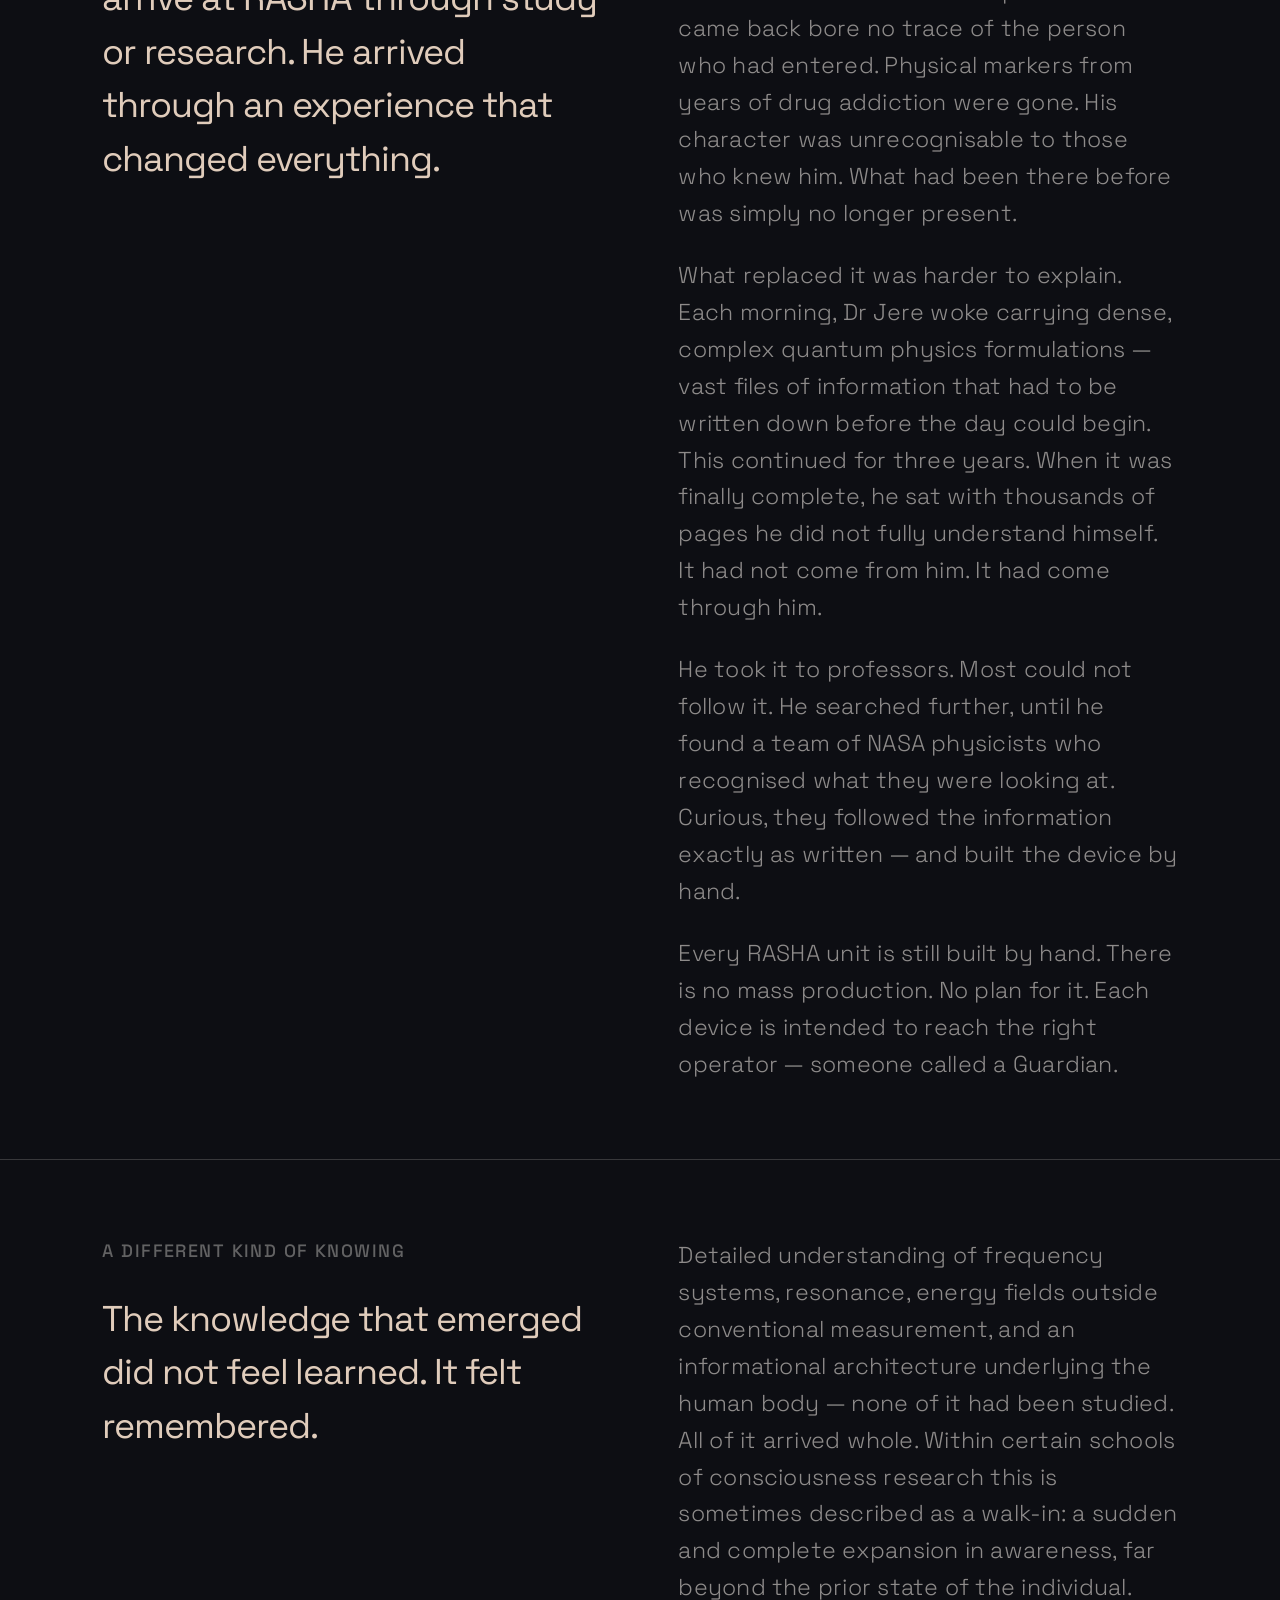
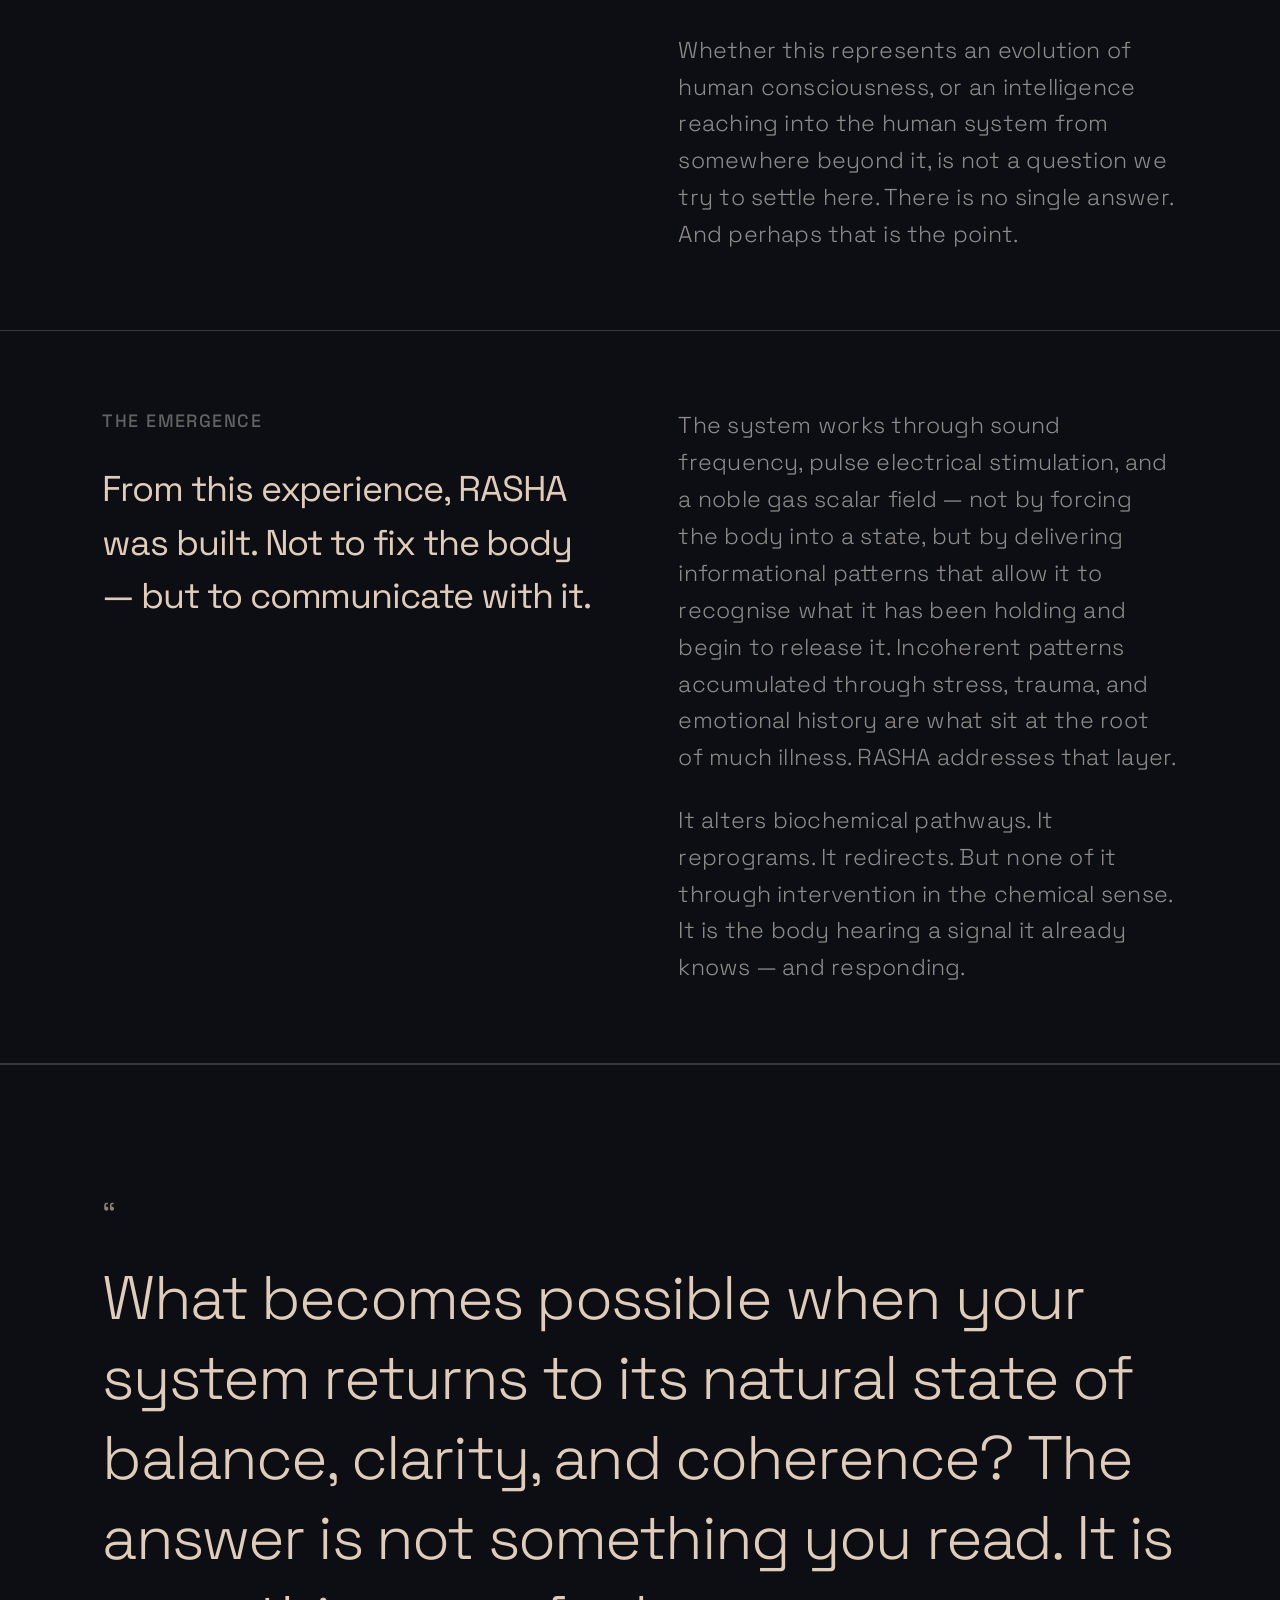
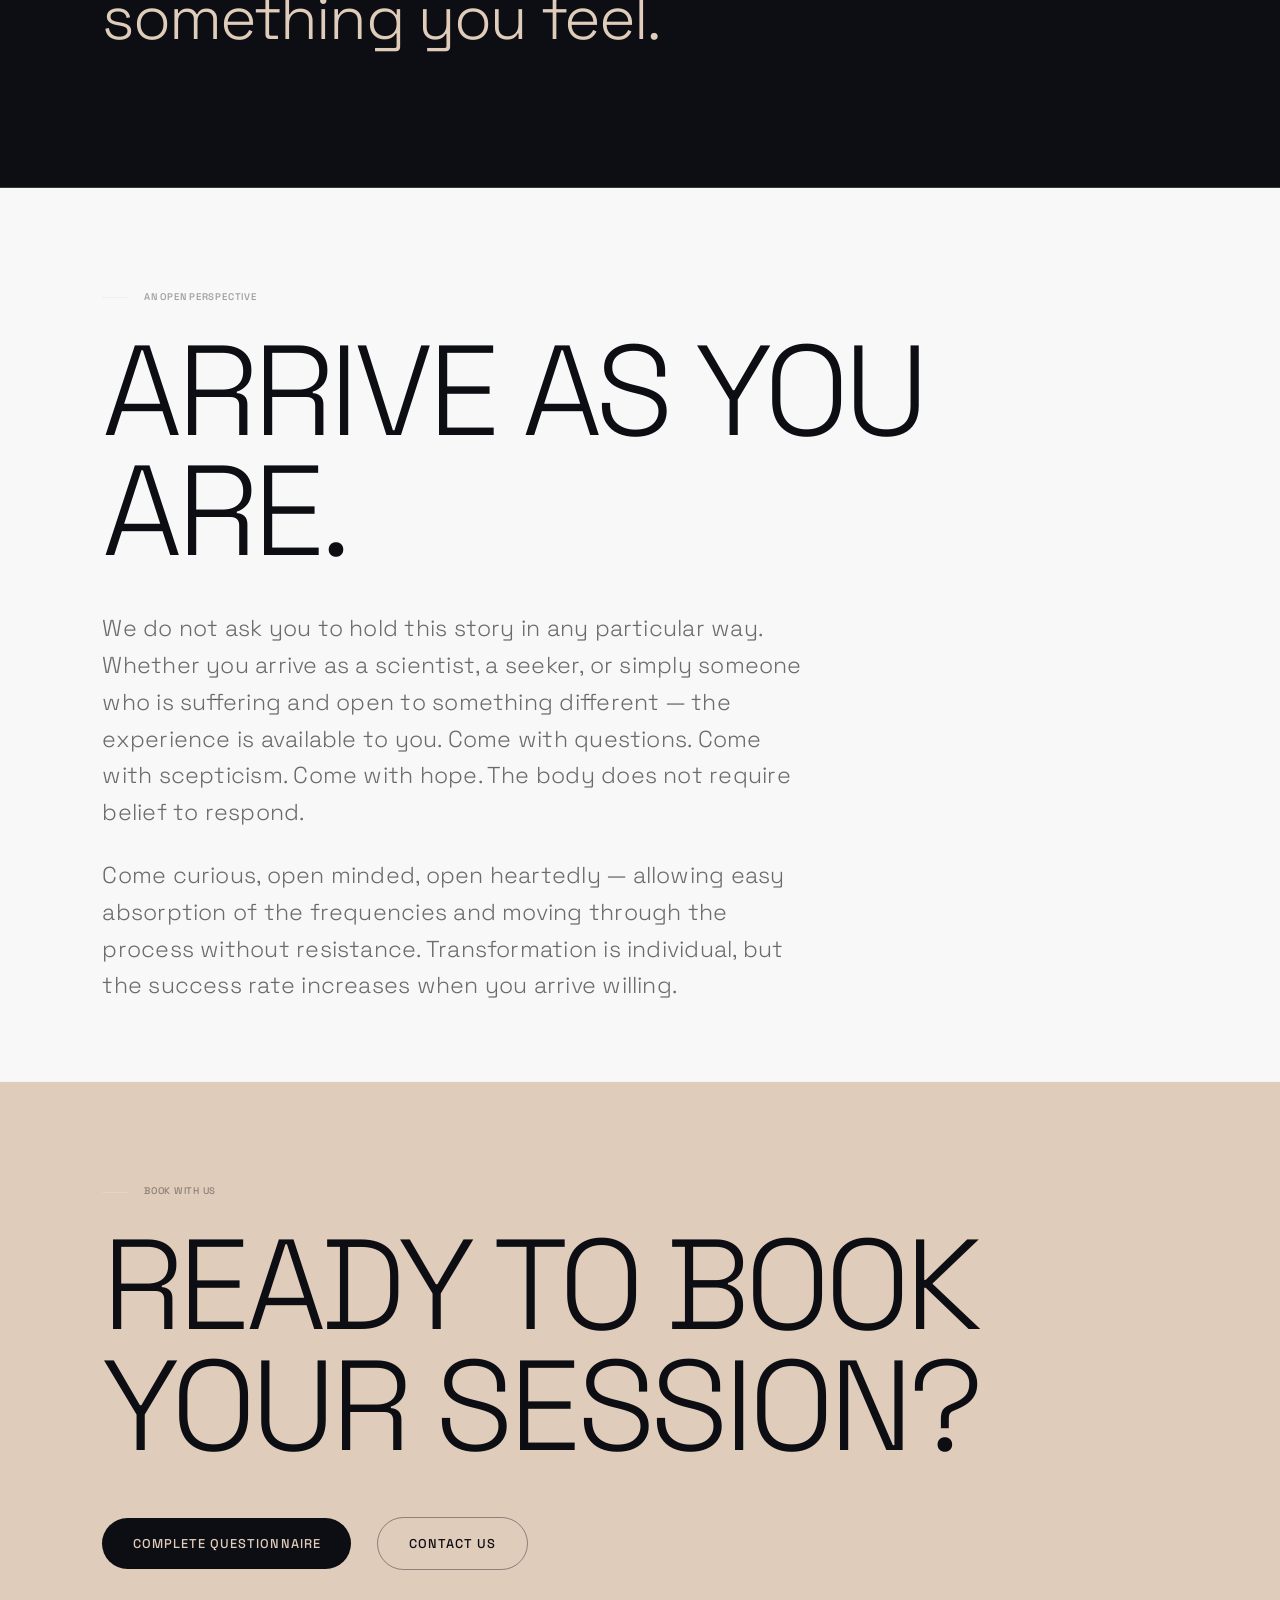
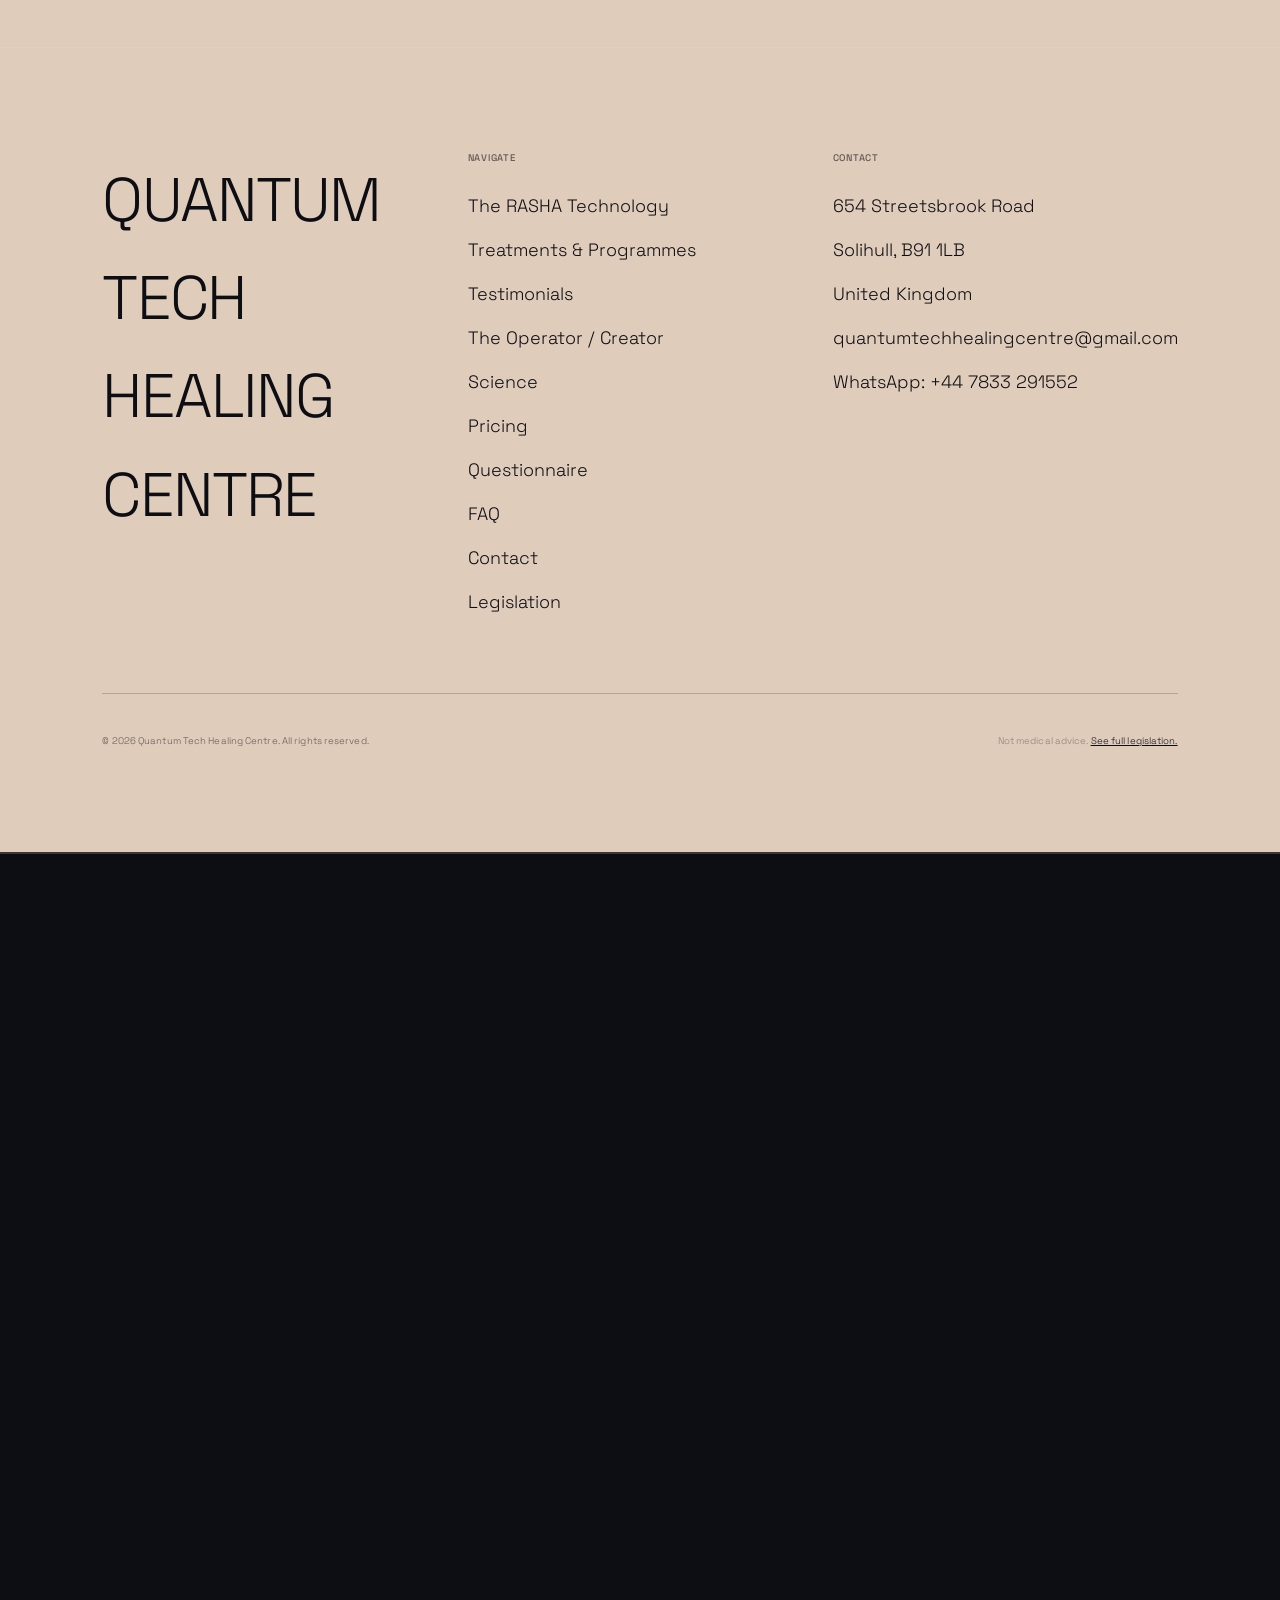
<file: Quantum Tech/site/operator.html>
<!DOCTYPE html>
<html lang="en">
<head>
  <meta charset="UTF-8" />
  <meta name="viewport" content="width=device-width, initial-scale=1.0" />
  <title>The Operator &amp; The Creator — Quantum Tech Healing Centre</title>
  <meta name="description" content="Meet the operator behind Quantum Tech Healing Centre and discover the origin story of RASHA — created by Jere Rivera-Dugenio following a profound near-death experience." />
  <link rel="stylesheet" href="styles.css" />
  <link rel="preconnect" href="https://fonts.googleapis.com" />
  <link rel="preconnect" href="https://fonts.gstatic.com" crossorigin />
  <link href="https://fonts.googleapis.com/css2?family=Space+Grotesk:wght@300;400;500;600;700&display=swap" rel="stylesheet" />
  <style>
    .credentials-list {
      display: flex;
      flex-direction: column;
      gap: 0;
      margin-top: 3vw;
    }
    .credential-item {
      display: flex;
      gap: 2vw;
      align-items: flex-start;
      padding: 2vw 0;
      border-top: 1px solid var(--color-light-grey-02);
    }
    .credential-item:last-child {
      border-bottom: 1px solid var(--color-light-grey-02);
    }
    .cred-label {
      font-size: var(--font-label);
      font-weight: 500;
      letter-spacing: var(--ls-label);
      text-transform: uppercase;
      color: var(--color-light-grey-04);
      min-width: 12vw;
      flex-shrink: 0;
    }
    .cred-value {
      font-size: var(--font-body);
      font-weight: 300;
      color: var(--color-light-grey-06);
      line-height: var(--lh-body);
    }
    .operator-videos-grid {
      display: grid;
      grid-template-columns: repeat(3, minmax(0, 1fr));
      gap: 1.5vw;
      margin-top: 3vw;
    }
    .operator-introduction-video {
      margin: 0;
      min-width: 0;
    }
    .operator-introduction-video video {
      display: block;
      width: 100%;
      aspect-ratio: 480 / 848;
      object-fit: contain;
      background: #0d0e14;
      border: 1px solid var(--color-light-grey-02);
    }
    .operator-introduction-video figcaption {
      padding-top: .8rem;
      color: var(--color-light-grey-06);
      font-size: var(--font-label);
      letter-spacing: var(--ls-label);
      text-transform: uppercase;
    }
    @media (max-width: 600px) {
      .credential-item { flex-direction: column; gap: 2vw; }
      .cred-label { min-width: unset; }
      .operator-videos-grid { grid-template-columns: 1fr; gap: 1.5rem; }
    }

    /* ── Operator Collage ─────────────────────────────────── */
    .op-collage {
      display: grid;
      grid-template-columns: repeat(3, 1fr);
      gap: 0.4vw;
    }
    .op-collage-cell {
      overflow: hidden;
      background: #0d0e13;
    }
    .op-collage-cell.wide { grid-column: span 2; }
    .op-collage-cell img {
      width: 100%;
      height: auto;
      display: block;
      transition: transform 0.6s var(--ease);
    }
    .op-collage-cell:hover img { transform: scale(1.04); }
    @media (max-width: 600px) {
      .op-collage { grid-template-columns: repeat(2, 1fr); }
      .op-collage-cell.wide { grid-column: span 1; }
    }
  </style>
</head>
<body>

  <nav class="nav" role="navigation" aria-label="Main navigation">
    <div class="nav-inner">
      <a href="index.html" class="nav-logo">QTHC</a>
      <ul class="nav-links" role="list">
        <li><a href="rasha.html" class="nav-link">The RASHA</a></li>
        <li><a href="treatments.html" class="nav-link">Treatments &amp; Programmes</a></li>
        <li><a href="testimonials.html" class="nav-link">Testimonials</a></li>
        <li><a href="operator.html" class="nav-link">The Operator / Creator</a></li>
        <li><a href="science.html" class="nav-link">Science</a></li>
        <li><a href="pricing.html" class="nav-link">Pricing</a></li>
        <li><a href="faq.html" class="nav-link">FAQ</a></li>
        <li><a href="contact.html" class="nav-link">Contact</a></li>
      </ul>
      <button class="nav-hamburger" aria-label="Open menu">
        <span></span><span></span><span></span>
      </button>
    </div>
  </nav>

  <div class="nav-overlay" role="dialog" aria-label="Mobile navigation">
    <a href="rasha.html" class="overlay-link">The RASHA</a>
    <a href="treatments.html" class="overlay-link">Treatments &amp; Programmes</a>
    <a href="testimonials.html" class="overlay-link">Testimonials</a>
    <a href="operator.html" class="overlay-link">The Operator / Creator</a>
    <a href="science.html" class="overlay-link">Science</a>
    <a href="pricing.html" class="overlay-link">Pricing</a>
    <a href="faq.html" class="overlay-link">FAQ</a>
    <a href="contact.html" class="overlay-link">Contact</a>
  </div>

  <!-- ── Page Hero ────────────────────────────────────────── -->
  <header class="page-hero section-dark">
    <p class="page-label">The Operator &amp; The Creator</p>
    <h1 class="page-title animate-in">
      <span class="title-mask"><span class="title-line">The People</span></span>
      <span class="title-mask"><span class="title-line">Behind RASHA</span></span>
    </h1>
    <p class="page-desc fade-up">
      Every RASHA session at the Quantum Tech Healing Centre is facilitated by a trained,
      experienced operator. On this page you will also find the origin story of RASHA itself —
      and the remarkable individual whose experience brought it into existence.
    </p>
  </header>

  <!-- ── Operator Profile ─────────────────────────────────── -->
  <section class="operator-layout section-dark" style="grid-template-columns:1fr;">
    <div class="operator-info">
      <p class="label text-label mb-sm fade-up">Founder &amp; Lead Operator</p>
      <h2 class="h2 fade-up" style="text-transform:uppercase;letter-spacing:var(--ls-display);">
        Dr Angela Soong
      </h2>
      <div class="fade-up" style="margin-top:3vw;">
        <p class="body-lg text-muted">
          Most practitioners guide sessions. Dr Angela Soong directs outcomes.
        </p>
        <p class="body-lg text-muted mt-sm">
          As founder of the Quantum Tech Healing Centre, Dr Soong operates at the level of
          quantum field interaction, scalar energy recalibration, and subconscious reprogramming.
          This is not surface-level healing. This is source-level transformation.
        </p>
        <p class="body-lg text-muted mt-sm">
          Holding dual Doctorates in Quantum Tech Healing and Wealth Creation, and recognised
          as a Humanitarian and UN Peace Ambassador, she is far from an ordinary operator.
          Advanced qualifications in Rapid Transformational Therapy, Hypnotherapy, and Mindset
          Coaching mean she understands precisely how the mind works &mdash; and how to move it.
        </p>
        <p class="body-lg text-muted mt-sm">
          Where most modalities treat symptoms, Dr Soong works at the energetic blueprint.
          She uniquely integrates quantum physics principles, energy healing systems, consciousness
          and frequency work, and abundance alignment into a single coherent approach. The
          technology supports the process. The operator delivers the result.
        </p>
      </div>

      <div class="credentials-list fade-up">
        <div class="credential-item">
          <span class="cred-label">Roles</span>
          <span class="cred-value" style="display:flex;flex-direction:column;gap:0.6vw;">
            <span>Quantum Healing Specialist</span>
            <span>RASHA Technology Practitioner</span>
            <span>UN Peace Ambassador</span>
            <span>Global Transformation Leader</span>
          </span>
        </div>
        <div class="credential-item">
          <span class="cred-label">Doctorates</span>
          <span class="cred-value">Quantum Tech Healing &mdash; Wealth Creation</span>
        </div>
        <div class="credential-item">
          <span class="cred-label">Qualifications</span>
          <span class="cred-value">Rapid Transformational Therapy &mdash; Hypnotherapy &mdash; Mindset Coaching</span>
        </div>
        <div class="credential-item">
          <span class="cred-label">Location</span>
          <span class="cred-value">United Kingdom</span>
        </div>
      </div>
      <div class="operator-videos-grid">
        <figure class="operator-introduction-video fade-up"><iframe class="youtube-video" src="https://www.youtube-nocookie.com/embed/Bv7OnfOjSPI" title="Dr Angela Soong" loading="lazy" allow="accelerometer; autoplay; clipboard-write; encrypted-media; gyroscope; picture-in-picture; web-share" allowfullscreen></iframe><figcaption>Dr Angela Soong</figcaption></figure>

        <figure class="operator-introduction-video fade-up">
          <video poster="images/video-posters/36510b58a816947a.webp" controls preload="metadata" playsinline aria-label="Dr Angela Soong operator video 13.51.13">
            <source src="videos/WhatsApp%20Video%202026-11-15%20at%2013.51.13.mp4" type="video/mp4">
            Your browser does not support video playback.
          </video>
          <figcaption>Dr Angela Soong &mdash; 13.51.13</figcaption>
        </figure>

        <figure class="operator-introduction-video fade-up">
          <video poster="images/video-posters/2af1bcd67c785e81.webp" controls preload="metadata" playsinline aria-label="Dr Angela Soong operator video 13.51.30">
            <source src="videos/WhatsApp%20Video%202026-11-15%20at%2013.51.30.mp4" type="video/mp4">
            Your browser does not support video playback.
          </video>
          <figcaption>Dr Angela Soong &mdash; 13.51.30</figcaption>
        </figure>
        <figure class="operator-introduction-video fade-up">
          <video poster="images/video-posters/3675adaff82c1ad9.webp" controls preload="metadata" playsinline aria-label="Dr Angela Soong operator video 13.51.31">
            <source src="videos/WhatsApp%20Video%202026-11-15%20at%2013.51.31.mp4" type="video/mp4">
            Your browser does not support video playback.
          </video>
          <figcaption>Dr Angela Soong &mdash; 13.51.31</figcaption>
        </figure>
        <figure class="operator-introduction-video fade-up">
          <video poster="images/video-posters/1db14d35ca51a1dd.webp" controls preload="metadata" playsinline aria-label="Dr Angela Soong operator video 13.51.32">
            <source src="videos/WhatsApp%20Video%202026-11-15%20at%2013.51.32.mp4" type="video/mp4">
            Your browser does not support video playback.
          </video>
          <figcaption>Dr Angela Soong &mdash; 13.51.32</figcaption>
        </figure>

        <figure class="operator-introduction-video fade-up">
          <video poster="images/video-posters/313db3be30143488.webp" controls preload="metadata" playsinline aria-label="Dr Angela Soong operator video 14.04.44">
            <source src="videos/WhatsApp%20Video%202026-11-15%20at%2014.04.44.mp4" type="video/mp4">
            Your browser does not support video playback.
          </video>
          <figcaption>Dr Angela Soong &mdash; 14.04.44</figcaption>
        </figure>
        <figure class="operator-introduction-video fade-up">
          <video poster="images/video-posters/830b84419b768a97.webp" controls preload="metadata" playsinline aria-label="Dr Angela Soong operator video 14.08.00">
            <source src="videos/WhatsApp%20Video%202026-11-15%20at%2014.08.00.mp4" type="video/mp4">
            Your browser does not support video playback.
          </video>
          <figcaption>Dr Angela Soong &mdash; 14.08.00</figcaption>
        </figure>
        <figure class="operator-introduction-video fade-up">
          <video poster="images/video-posters/9f771439e66ff2c6.webp" controls preload="metadata" playsinline aria-label="Dr Angela Soong operator video 14.13.46">
            <source src="videos/WhatsApp%20Video%202026-11-15%20at%2014.13.46.mp4" type="video/mp4">
            Your browser does not support video playback.
          </video>
          <figcaption>Dr Angela Soong &mdash; 14.13.46</figcaption>
        </figure>
        <figure class="operator-introduction-video fade-up">
          <video poster="images/video-posters/52fd72174545f5f9.webp" controls preload="metadata" playsinline aria-label="Dr Angela Soong operator video 14.22.56">
            <source src="videos/WhatsApp%20Video%202026-11-15%20at%2014.22.56.mp4" type="video/mp4">
            Your browser does not support video playback.
          </video>
          <figcaption>Dr Angela Soong &mdash; 14.22.56</figcaption>
        </figure>
        <figure class="operator-introduction-video fade-up">
          <video poster="images/video-posters/d379dfc7f6783449.webp" controls preload="metadata" playsinline aria-label="Keynote speaking to the United Nations Wolmi and Youth Initiative">
            <source src="videos/WhatsApp%20Video%202026-11-15%20at%2014.32.09.mp4" type="video/mp4">
            Your browser does not support video playback.
          </video>
          <figcaption>Keynote speaking to the United Nations Wolmi and Youth Initiative &mdash; segment of the inspirational speech</figcaption>
        </figure>
      </div>
    </div>
  </section>

  <!-- ── Operator Statement ───────────────────────────────── -->
  <section class="section-dark">
    <div class="pull-quote fade-up">
      <span class="quote-mark">&ldquo;</span>
      It is a place of no time or space and where all information can exist.
      <em class="label text-label" style="display:block;margin-top:2vw;">Dr Angela Soong</em>
    </div>
  </section>

  <!-- ── Why Dr Angela Soong ──────────────────────────────── -->
  <section class="section-dark" style="border-top:1px solid var(--color-light-grey-02);">
    <div class="info-block">
      <div class="fade-up">
        <p class="label text-label mb-sm">Why Dr Angela Soong</p>
        <h3 class="h4 text-sand" style="line-height:1.5;letter-spacing:var(--ls-heading);">
          Precision. Not guesswork. Science and consciousness working as one.
        </h3>
      </div>
      <div class="fade-up">
        <p class="body-lg text-muted">
          Dr Soong works at the quantum and energetic source level &mdash; the point where most
          modalities simply cannot reach. Her background spans quantum physics principles, energy
          medicine, consciousness and frequency work, and the mechanics of the mind. She does not
          guess at what is needed. She reads the field and directs accordingly.
        </p>
        <p class="body-lg text-muted mt-sm">
          The results this approach produces are not gradual or partial. They are fast, deep,
          and lasting &mdash; because the change happens at the level where the pattern originates,
          not at the surface where it presents. This is the operator advantage.
        </p>
      </div>
    </div>
  </section>

  <!-- ── The Go-To Expert ─────────────────────────────────── -->
  <section class="section-dark" style="border-top:1px solid var(--color-light-grey-02);">
    <div class="info-block">
      <div class="fade-up">
        <p class="label text-label mb-sm">Why she is the go-to expert</p>
        <h3 class="h4 text-sand" style="line-height:1.5;letter-spacing:var(--ls-heading);">
          Quantum Healing Specialist. RASHA Technology Practitioner.
          UN Peace Ambassador. Global Transformation Leader.
        </h3>
      </div>
      <div class="fade-up">
        <p class="body-lg text-muted">
          These are not titles collected for the sake of it. Each represents a domain of
          knowledge that Dr Soong has integrated into a single, coherent practice &mdash; one
          that operates at the intersection of quantum physics, energy healing, consciousness
          work, frequency medicine, abundance and success alignment, and a deep understanding
          of how the mind actually functions beneath the surface.
        </p>
        <p class="body-lg text-muted mt-sm">
          Holding dual Doctorates in Quantum Tech Healing and Wealth Creation, and recognised
          internationally as a Humanitarian, she brings both rigour and humanity to this work.
          She is an expert in the inner workings of the mind &mdash; not in the theoretical
          sense, but in the applied, outcome-producing sense. With advanced qualifications in
          Rapid Transformational Therapy, Hypnotherapy, and Mindset Coaching, she understands
          precisely where people get stuck, why they stay stuck, and how to move them through it.
        </p>
        <p class="body-lg text-muted mt-sm">
          She is far from an ordinary operator.
        </p>
      </div>
    </div>
  </section>

  <!-- ── Operator Photo Collage ───────────────────────────── -->
  <section class="section-dark" style="border-top:1px solid var(--color-light-grey-02);">
    <div style="padding:4vw var(--margin-h) 2vw;">
      <p class="label text-label fade-up">Dr Angela Soong</p>
    </div>
    <div class="op-collage">
      <!-- Row 1: three equal -->
      <div class="op-collage-cell fade-up">
        <img loading="lazy" decoding="async" src="images/operator/WhatsApp Image 2026-04-14 at 01.56.16-800x800.webp" alt="Dr Angela Soong" />
      </div>
      <div class="op-collage-cell fade-up">
        <img loading="lazy" decoding="async" src="images/operator/WhatsApp Image 2026-04-14 at 01.58.52-800x800.webp" alt="Dr Angela Soong" />
      </div>
      <!-- Row 2: three equal -->
      <div class="op-collage-cell fade-up">
        <img loading="lazy" decoding="async" src="images/operator/WhatsApp Image 2026-04-14 at 02.10.42-800x800.webp" alt="Dr Angela Soong" />
      </div>
      <div class="op-collage-cell fade-up">
        <img loading="lazy" decoding="async" src="images/operator/WhatsApp Image 2026-04-14 at 02.17.33-800x800.webp" alt="Dr Angela Soong" />
      </div>
      <div class="op-collage-cell fade-up">
        <img loading="lazy" decoding="async" src="images/operator/WhatsApp Image 2026-04-14 at 02.17.58-800x800.webp" alt="Dr Angela Soong" />
      </div>
      <!-- Row 3: three equal -->
      <div class="op-collage-cell fade-up">
        <img loading="lazy" decoding="async" src="images/operator/WhatsApp Image 2026-04-14 at 02.23.16 (1)-800x800.webp" alt="Dr Angela Soong" />
      </div>
      <div class="op-collage-cell fade-up">
        <img loading="lazy" decoding="async" src="images/operator/WhatsApp Image 2026-04-14 at 02.23.16-800x800.webp" alt="Dr Angela Soong" />
      </div>
      <div class="op-collage-cell fade-up">
        <img loading="lazy" decoding="async" src="images/operator/WhatsApp Image 2026-04-14 at 02.24.16-800x800.webp" alt="Dr Angela Soong" />
      </div>
    </div>
  </section>

  <!-- ── Creator Origin ──────────────────────────────────── -->
  <section class="section-dark" style="border-top:1px solid var(--color-light-grey-02);">
    <div class="big-text-section">
      <p class="label text-label mb-sm fade-up">The RASHA Creator</p>
      <h2 class="big-text fade-up">The Origin of RASHA</h2>
    </div>

    <div class="info-block">
      <div class="fade-up">
        <p class="label text-label mb-sm">A story beyond conventional science</p>
        <h3 class="h4 text-sand" style="line-height:1.5;letter-spacing:var(--ls-heading);">
          There are moments in history where discovery does not follow a logical path.
          The origin of RASHA is one of them.
        </h3>
      </div>
      <div class="fade-up">
        <p class="body-lg text-muted">
          Certain knowledge, when it threatens the interests of those in power, is suppressed.
          It disappears from the public record. And then &mdash; because it belongs to humanity,
          not to any institution &mdash; it finds its way back.
        </p>
      </div>
    </div>

    <div class="info-block" style="border-top:1px solid var(--color-light-grey-02);">
      <div class="fade-up">
        <p class="label text-label mb-sm">The walk-in</p>
        <h3 class="h4 text-sand" style="line-height:1.5;letter-spacing:var(--ls-heading);">
          Jere Rivera-Dugenio did not arrive at RASHA through study or research.
          He arrived through an experience that changed everything.
        </h3>
      </div>
      <div class="fade-up">
        <p class="body-lg text-muted">
          He experienced a profound near-death event &mdash; what he described as a
          &ldquo;walk-in&rdquo;: an exchange of soul, by agreement, with another consciousness.
          The person who came back bore no trace of the person who had entered. Physical markers
          from years of drug addiction were gone. His character was unrecognisable to those who
          knew him. What had been there before was simply no longer present.
        </p>
        <p class="body-lg text-muted mt-sm">
          What replaced it was harder to explain. Each morning, Dr Jere woke carrying dense,
          complex quantum physics formulations &mdash; vast files of information that had to be
          written down before the day could begin. This continued for three years. When it was
          finally complete, he sat with thousands of pages he did not fully understand himself.
          It had not come from him. It had come through him.
        </p>
        <p class="body-lg text-muted mt-sm">
          He took it to professors. Most could not follow it. He searched further, until he
          found a team of NASA physicists who recognised what they were looking at. Curious,
          they followed the information exactly as written &mdash; and built the device by hand.
        </p>
        <p class="body-lg text-muted mt-sm">
          Every RASHA unit is still built by hand. There is no mass production. No plan for it.
          Each device is intended to reach the right operator &mdash; someone called a Guardian.
        </p>
      </div>
    </div>

    <div class="info-block" style="border-top:1px solid var(--color-light-grey-02);">
      <div class="fade-up">
        <p class="label text-label mb-sm">A different kind of knowing</p>
        <h3 class="h4 text-sand" style="line-height:1.5;letter-spacing:var(--ls-heading);">
          The knowledge that emerged did not feel learned. It felt remembered.
        </h3>
      </div>
      <div class="fade-up">
        <p class="body-lg text-muted">
          Detailed understanding of frequency systems, resonance, energy fields outside
          conventional measurement, and an informational architecture underlying the human body
          &mdash; none of it had been studied. All of it arrived whole. Within certain schools
          of consciousness research this is sometimes described as a walk-in: a sudden and
          complete expansion in awareness, far beyond the prior state of the individual.
        </p>
        <p class="body-lg text-muted mt-sm">
          Whether this represents an evolution of human consciousness, or an intelligence
          reaching into the human system from somewhere beyond it, is not a question we try
          to settle here. There is no single answer. And perhaps that is the point.
        </p>
      </div>
    </div>

    <div class="info-block" style="border-top:1px solid var(--color-light-grey-02);">
      <div class="fade-up">
        <p class="label text-label mb-sm">The emergence</p>
        <h3 class="h4 text-sand" style="line-height:1.5;letter-spacing:var(--ls-heading);">
          From this experience, RASHA was built. Not to fix the body &mdash; but to
          communicate with it.
        </h3>
      </div>
      <div class="fade-up">
        <p class="body-lg text-muted">
          The system works through sound frequency, pulse electrical stimulation, and a noble
          gas scalar field &mdash; not by forcing the body into a state, but by delivering
          informational patterns that allow it to recognise what it has been holding and begin
          to release it. Incoherent patterns accumulated through stress, trauma, and emotional
          history are what sit at the root of much illness. RASHA addresses that layer.
        </p>
        <p class="body-lg text-muted mt-sm">
          It alters biochemical pathways. It reprograms. It redirects. But none of it through
          intervention in the chemical sense. It is the body hearing a signal it already
          knows &mdash; and responding.
        </p>
      </div>
    </div>
  </section>

  <!-- ── Creator Pull Quote ───────────────────────────────── -->
  <section class="section-dark" style="border-top:1px solid var(--color-light-grey-02);">
    <div class="pull-quote fade-up">
      <span class="quote-mark">&ldquo;</span>
      What becomes possible when your system returns to its natural state of balance, clarity,
      and coherence? The answer is not something you read. It is something you feel.
    </div>
  </section>

  <!-- ── The Invitation ───────────────────────────────────── -->
  <section class="section-light">
    <div class="page-hero" style="min-height:auto;padding-top:8vw;background:var(--color-off-white);">
      <p class="page-label" style="color:var(--color-dark-grey-04);">An open perspective</p>
      <h2 class="page-title" style="color:var(--color-dark-grey);">Arrive as you are.</h2>
      <p class="page-desc fade-up" style="color:var(--color-dark-grey-06);max-width:55vw;">
        We do not ask you to hold this story in any particular way. Whether you arrive as a
        scientist, a seeker, or simply someone who is suffering and open to something
        different &mdash; the experience is available to you. Come with questions. Come with
        scepticism. Come with hope. The body does not require belief to respond.
      </p>
      <p class="page-desc fade-up" style="color:var(--color-dark-grey-06);max-width:55vw;margin-top:2vw;">
        Come curious, open minded, open heartedly &mdash; allowing easy absorption of the frequencies
        and moving through the process without resistance. Transformation is individual, but the
        success rate increases when you arrive willing.
      </p>
    </div>
  </section>

  <!-- ── CTA ──────────────────────────────────────────────── -->
  <section class="section-sand">
    <div class="page-hero" style="min-height:auto;padding-top:8vw;background:var(--color-sand);">
      <p class="page-label" style="color:var(--color-dark-grey-04);">Book with us</p>
      <h2 class="page-title" style="color:var(--color-dark-grey);">
        Ready to book your session?
      </h2>
      <div class="hero-ctas mt-md fade-up">
        <a href="questionnaire.html" class="btn" style="background:var(--color-dark-grey);color:var(--color-sand);border-color:var(--color-dark-grey);">
          Complete Questionnaire
        </a>
        <a href="contact.html" class="btn btn-outline" style="border-color:var(--color-dark-grey-04);color:var(--color-dark-grey);">
          Contact us
        </a>
      </div>
    </div>
  </section>

  <!-- ── Footer ───────────────────────────────────────────── -->
  <footer class="footer" role="contentinfo">
    <div class="footer-grid">
      <div>
        <p class="footer-logo">Quantum Tech<br>Healing Centre</p>
      </div>
      <div>
        <p class="footer-col-title">Navigate</p>
        <ul class="footer-links">
          <li><a href="rasha.html" class="footer-link">The RASHA Technology</a></li>
          <li><a href="treatments.html" class="footer-link">Treatments &amp; Programmes</a></li>
          <li><a href="testimonials.html" class="footer-link">Testimonials</a></li>
          <li><a href="operator.html" class="footer-link">The Operator / Creator</a></li>
          <li><a href="science.html" class="footer-link">Science</a></li>
          <li><a href="pricing.html" class="footer-link">Pricing</a></li>
          <li><a href="questionnaire.html" class="footer-link">Questionnaire</a></li>
          <li><a href="faq.html" class="footer-link">FAQ</a></li>
          <li><a href="contact.html" class="footer-link">Contact</a></li>
          <li><a href="legislation.html" class="footer-link">Legislation</a></li>
        </ul>
      </div>
      <div>
        <p class="footer-col-title">Contact</p>
        <ul class="footer-links">
          <li class="footer-link">654 Streetsbrook Road</li>
          <li class="footer-link">Solihull, B91 1LB</li>
          <li class="footer-link">United Kingdom</li>
          <li><a href="mailto:quantumtechhealingcentre@gmail.com" class="footer-link">quantumtechhealingcentre@gmail.com</a></li>
          <li><a href="https://wa.me/447833291552" class="footer-link" target="_blank" rel="noopener">WhatsApp: +44 7833 291552</a></li>
        </ul>
      </div>
    </div>
    <div class="footer-bottom">
      <p class="footer-copyright">&copy; 2026 Quantum Tech Healing Centre. All rights reserved.</p>
      <p class="footer-disclaimer">
        Not medical advice. <a href="legislation.html" style="color:var(--color-dark-grey);text-decoration:underline;">See full legislation.</a>
      </p>
    </div>
  </footer>

  <script src="main.js"></script>
</body>
</html>  <!-- ── Creator Origin ──────────────────────────────────── -->
  <section class="section-dark" style="border-top:1px solid var(--color-light-grey-02);">
    <div class="big-text-section">
      <p class="label text-label mb-sm fade-up">The RASHA Creator</p>
      <h2 class="big-text fade-up">The Origin of RASHA</h2>
    </div>

    <div class="info-block">
      <div class="fade-up">
        <p class="label text-label mb-sm">A story beyond conventional science</p>
        <h3 class="h4 text-sand" style="line-height:1.5;letter-spacing:var(--ls-heading);">
          There are moments in history where discovery does not follow a logical path.
          The origin of RASHA is one of them.
        </h3>
      </div>
      <div class="fade-up">
        <p class="body-lg text-muted">
          Certain knowledge, when it threatens the interests of those in power, is suppressed.
          It disappears from the public record. And then &mdash; because it belongs to humanity,
          not to any institution &mdash; it finds its way back.
        </p>
      </div>
    </div>

    <div class="info-block" style="border-top:1px solid var(--color-light-grey-02);">
      <div class="fade-up">
        <p class="label text-label mb-sm">The walk-in</p>
        <h3 class="h4 text-sand" style="line-height:1.5;letter-spacing:var(--ls-heading);">
          Jere Rivera-Dugenio did not arrive at RASHA through study or research.
          He arrived through an experience that changed everything.
        </h3>
      </div>
      <div class="fade-up">
        <p class="body-lg text-muted">
          He experienced a profound near-death event &mdash; what he described as a
          &ldquo;walk-in&rdquo;: an exchange of soul, by agreement, with another consciousness.
          The person who came back bore no trace of the person who had entered. Physical markers
          from years of drug addiction were gone. His character was unrecognisable to those who
          knew him. What had been there before was simply no longer present.
        </p>
        <p class="body-lg text-muted mt-sm">
          What replaced it was harder to explain. Each morning, Dr Jere woke carrying dense,
          complex quantum physics formulations &mdash; vast files of information that had to be
          written down before the day could begin. This continued for three years. When it was
          finally complete, he sat with thousands of pages he did not fully understand himself.
          It had not come from him. It had come through him.
        </p>
        <p class="body-lg text-muted mt-sm">
          He took it to professors. Most could not follow it. He searched further, until he
          found a team of NASA physicists who recognised what they were looking at. Curious,
          they followed the information exactly as written &mdash; and built the device by hand.
        </p>
        <p class="body-lg text-muted mt-sm">
          Every RASHA unit is still built by hand. There is no mass production. No plan for it.
          Each device is intended to reach the right operator &mdash; someone called a Guardian.
        </p>
      </div>
    </div>

    <div class="info-block" style="border-top:1px solid var(--color-light-grey-02);">
      <div class="fade-up">
        <p class="label text-label mb-sm">A different kind of knowing</p>
        <h3 class="h4 text-sand" style="line-height:1.5;letter-spacing:var(--ls-heading);">
          The knowledge that emerged did not feel learned. It felt remembered.
        </h3>
      </div>
      <div class="fade-up">
        <p class="body-lg text-muted">
          Detailed understanding of frequency systems, resonance, energy fields outside
          conventional measurement, and an informational architecture underlying the human body
          &mdash; none of it had been studied. All of it arrived whole. Within certain schools
          of consciousness research this is sometimes described as a walk-in: a sudden and
          complete expansion in awareness, far beyond the prior state of the individual.
        </p>
        <p class="body-lg text-muted mt-sm">
          Whether this represents an evolution of human consciousness, or an intelligence
          reaching into the human system from somewhere beyond it, is not a question we try
          to settle here. There is no single answer. And perhaps that is the point.
        </p>
      </div>
    </div>

    <div class="info-block" style="border-top:1px solid var(--color-light-grey-02);">
      <div class="fade-up">
        <p class="label text-label mb-sm">The emergence</p>
        <h3 class="h4 text-sand" style="line-height:1.5;letter-spacing:var(--ls-heading);">
          From this experience, RASHA was built. Not to fix the body &mdash; but to
          communicate with it.
        </h3>
      </div>
      <div class="fade-up">
        <p class="body-lg text-muted">
          The system works through sound frequency, pulse electrical stimulation, and a noble
          gas scalar field &mdash; not by forcing the body into a state, but by delivering
          informational patterns that allow it to recognise what it has been holding and begin
          to release it. Incoherent patterns accumulated through stress, trauma, and emotional
          history are what sit at the root of much illness. RASHA addresses that layer.
        </p>
        <p class="body-lg text-muted mt-sm">
          It alters biochemical pathways. It reprograms. It redirects. But none of it through
          intervention in the chemical sense. It is the body hearing a signal it already
          knows &mdash; and responding.
        </p>
      </div>
    </div>
  </section>

  <!-- ── Creator Pull Quote ───────────────────────────────── -->
  <section class="section-dark" style="border-top:1px solid var(--color-light-grey-02);">
    <div class="pull-quote fade-up">
      <span class="quote-mark">&ldquo;</span>
      What becomes possible when your system returns to its natural state of balance, clarity,
      and coherence? The answer is not something you read. It is something you feel.
    </div>
  </section>

  <!-- ── The Invitation ───────────────────────────────────── -->
  <section class="section-light">
    <div class="page-hero" style="min-height:auto;padding-top:8vw;background:var(--color-off-white);">
      <p class="page-label" style="color:var(--color-dark-grey-04);">An open perspective</p>
      <h2 class="page-title" style="color:var(--color-dark-grey);">Arrive as you are.</h2>
      <p class="page-desc fade-up" style="color:var(--color-dark-grey-06);max-width:55vw;">
        We do not ask you to hold this story in any particular way. Whether you arrive as a
        scientist, a seeker, or simply someone who is suffering and open to something
        different &mdash; the experience is available to you. Come with questions. Come with
        scepticism. Come with hope. The body does not require belief to respond.
      </p>
      <p class="page-desc fade-up" style="color:var(--color-dark-grey-06);max-width:55vw;margin-top:2vw;">
        Come curious, open minded, open heartedly &mdash; allowing easy absorption of the frequencies
        and moving through the process without resistance. Transformation is individual, but the
        success rate increases when you arrive willing.
      </p>
    </div>
  </section>
</file>
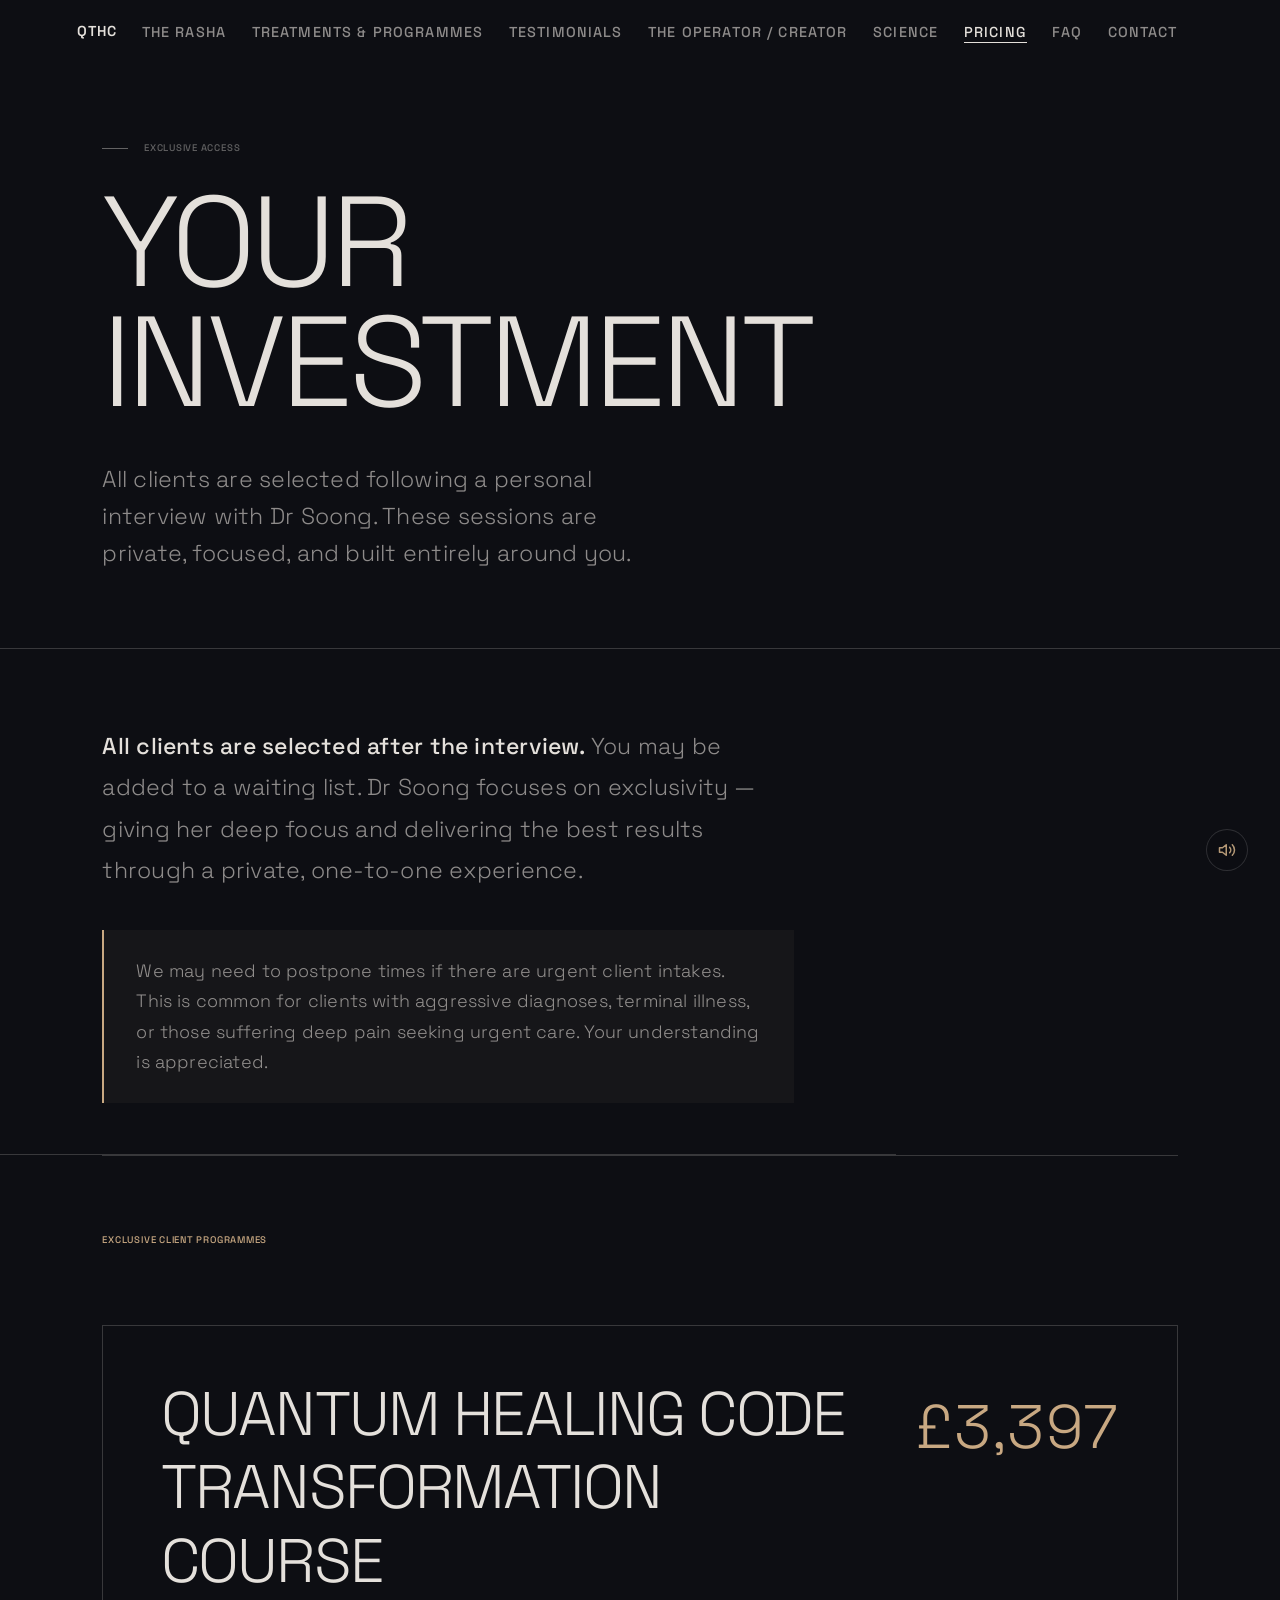
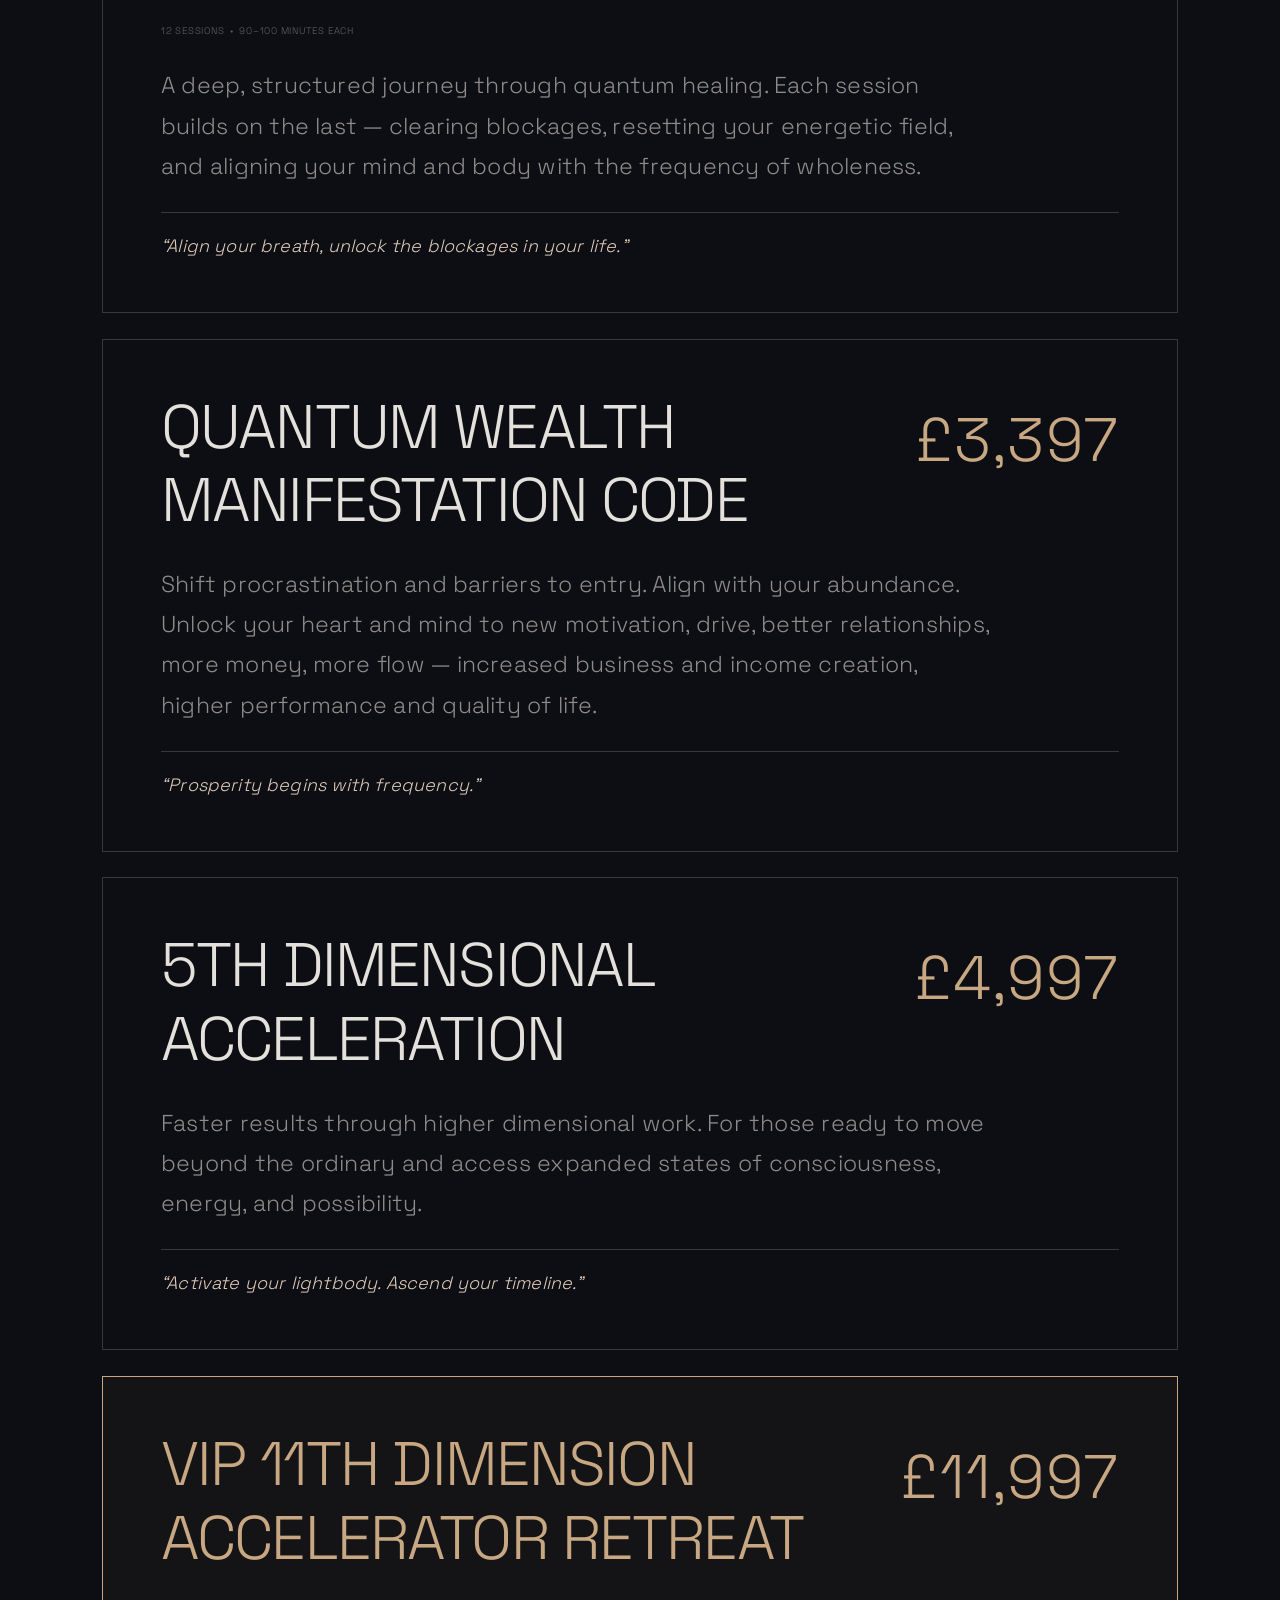
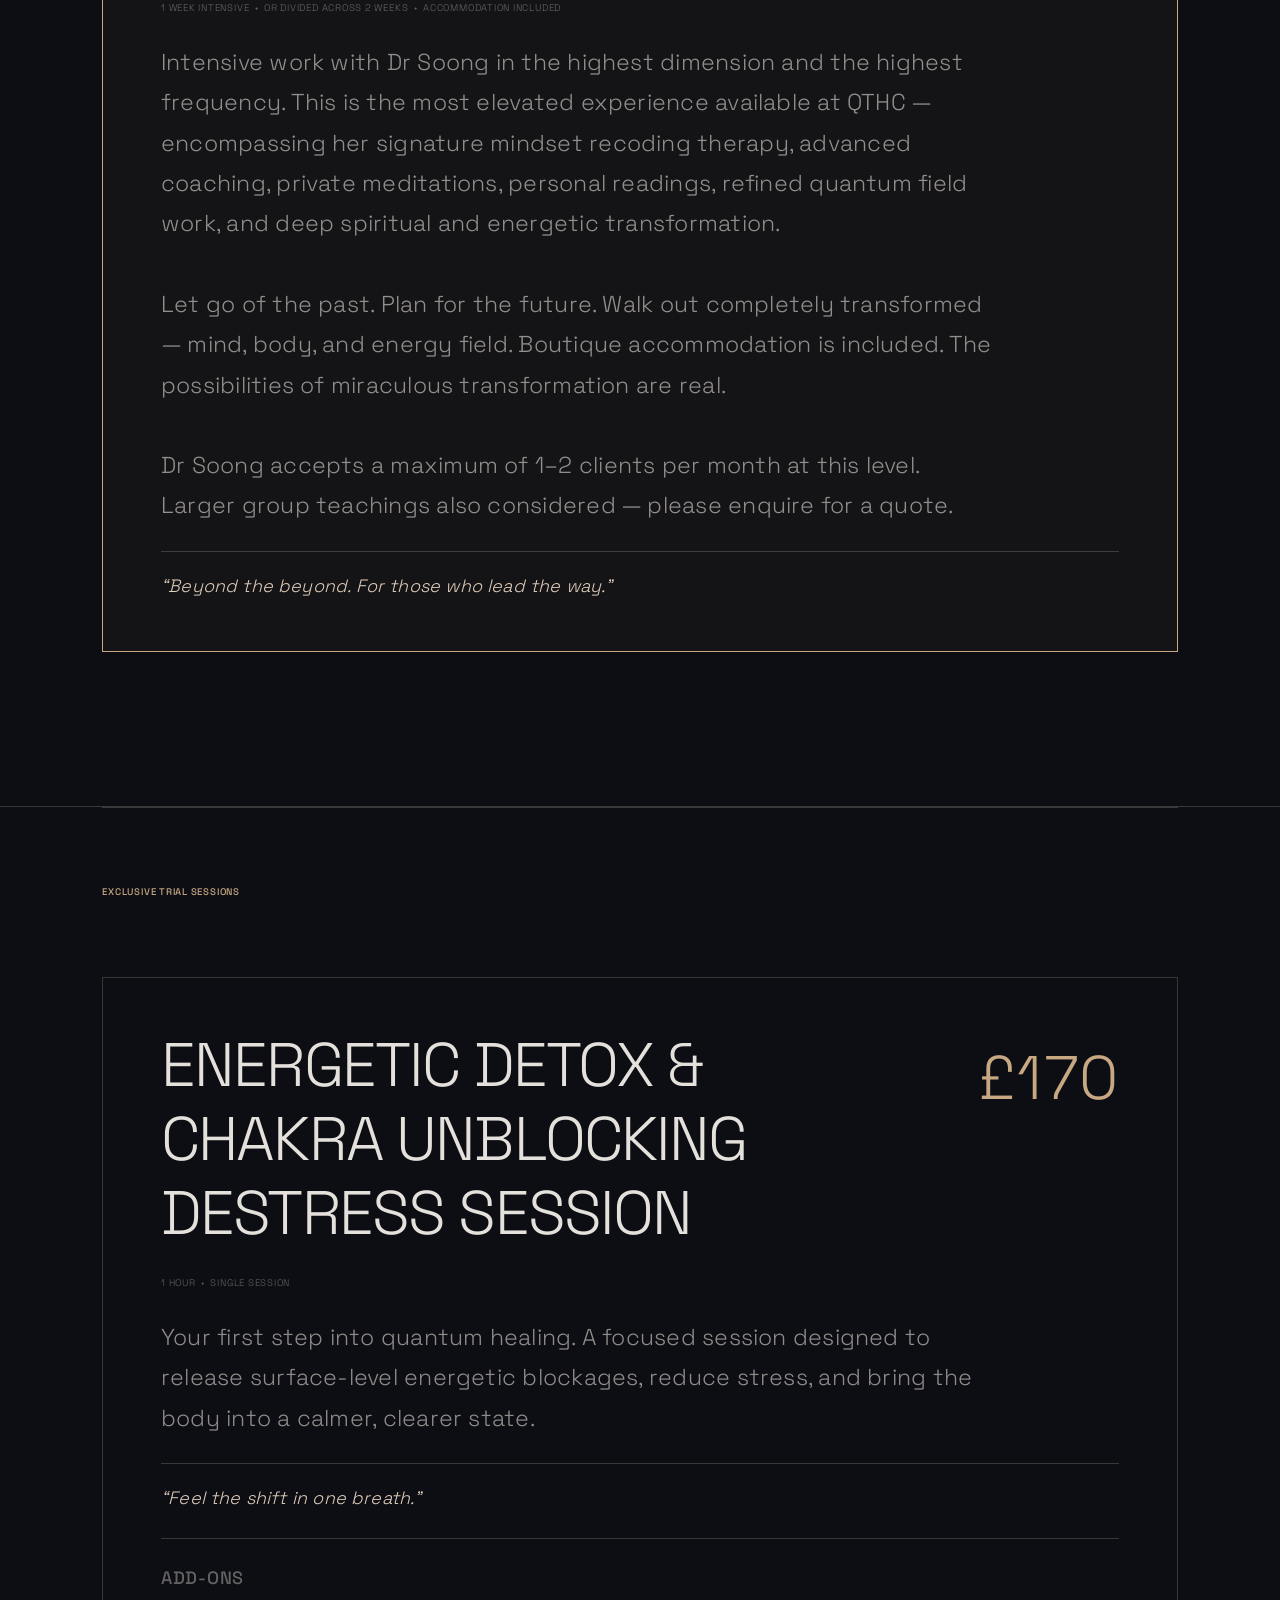
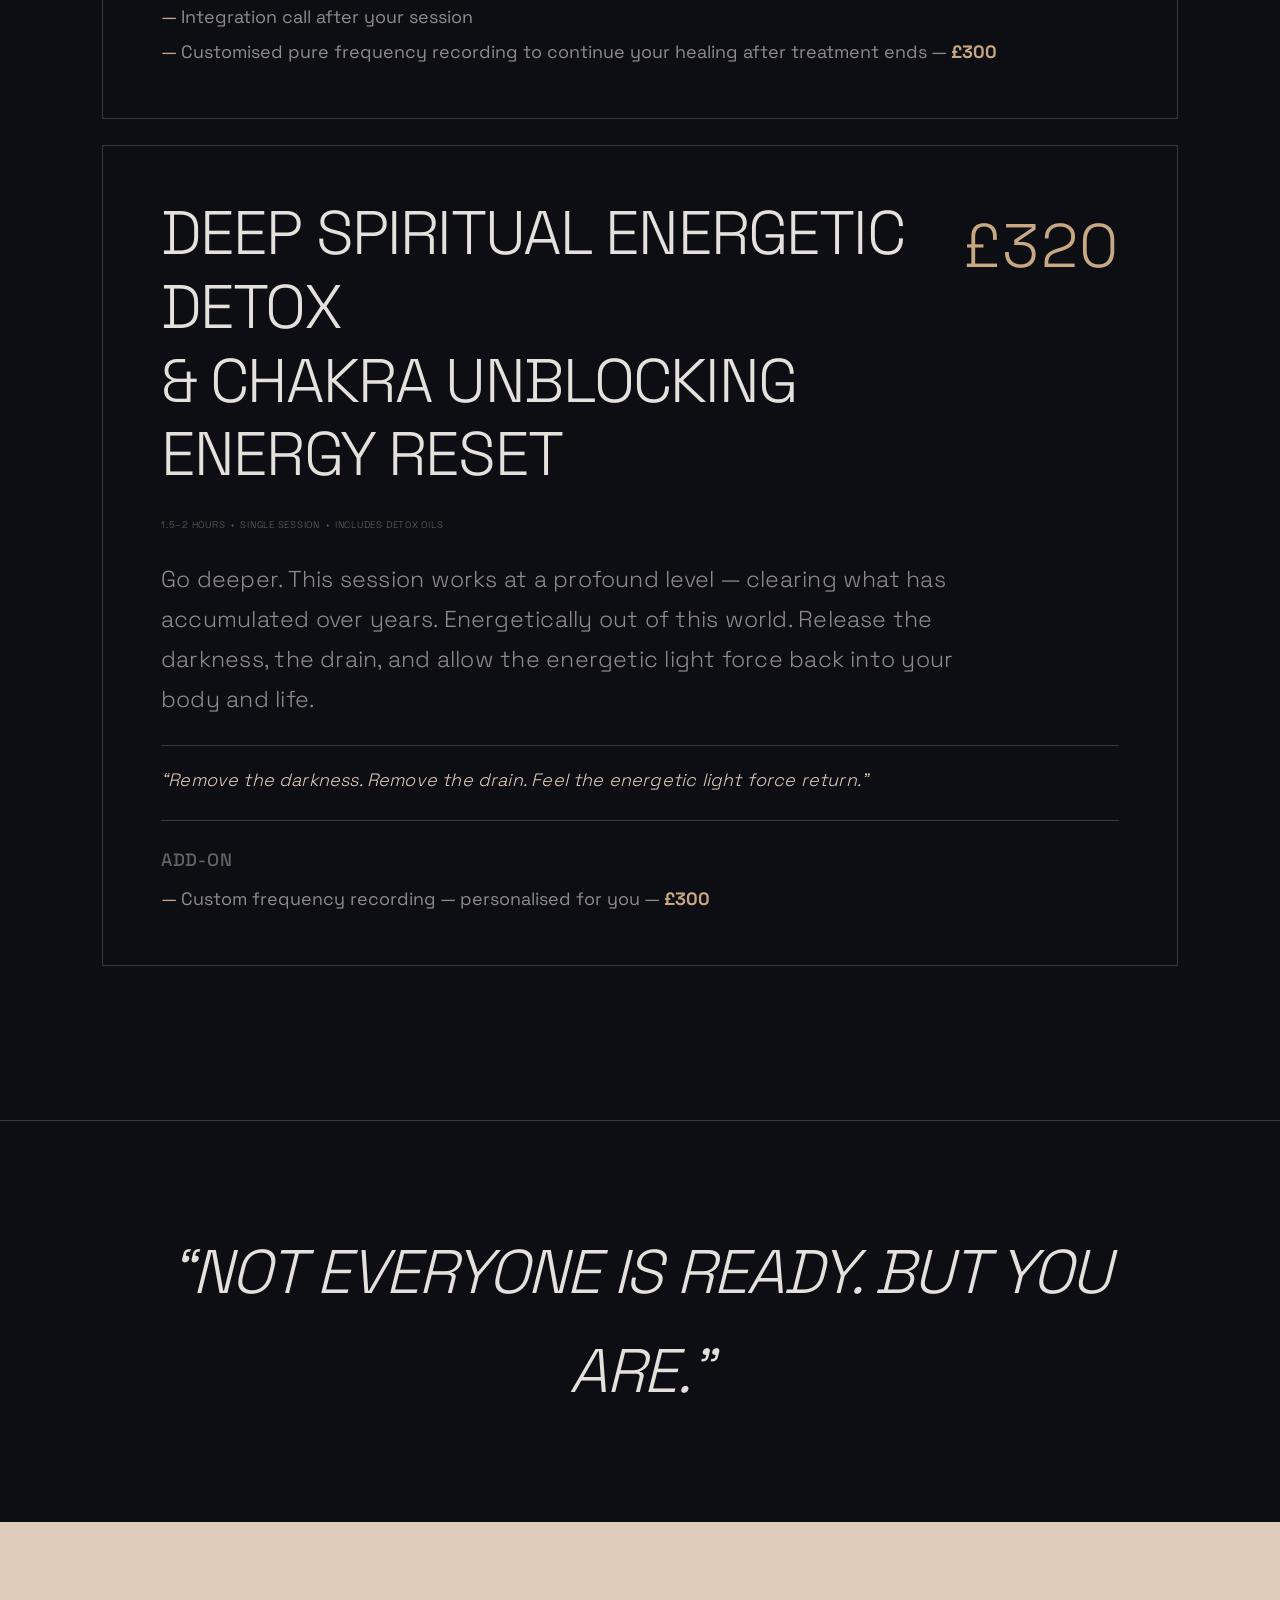
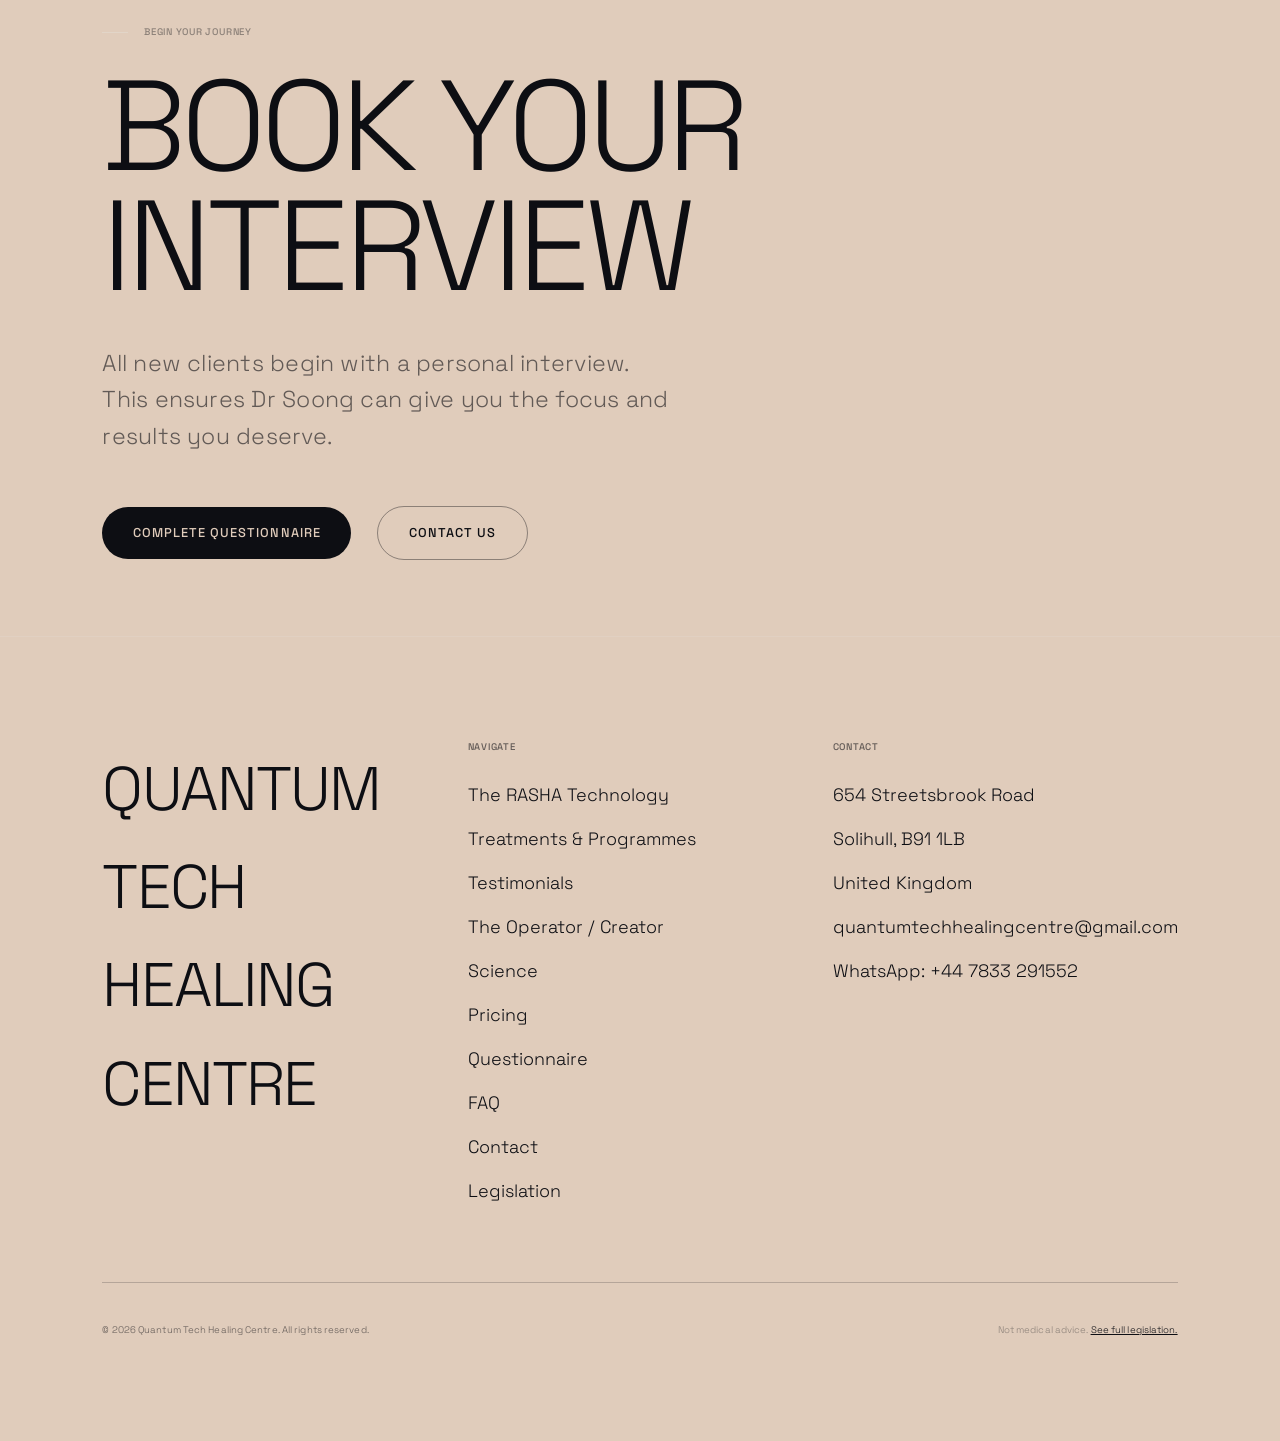
<file: Quantum Tech/site/pricing.html>
<!DOCTYPE html>
<html lang="en">
<head>
  <meta charset="UTF-8" />
  <meta name="viewport" content="width=device-width, initial-scale=1.0" />
  <title>Your Investment — Quantum Tech Healing Centre</title>
  <meta name="description" content="Investment options for RASHA quantum healing sessions and exclusive programmes at Quantum Tech Healing Centre, Solihull." />
  <link rel="stylesheet" href="styles.css" />
  <link rel="preconnect" href="https://fonts.googleapis.com" />
  <link rel="preconnect" href="https://fonts.gstatic.com" crossorigin />
  <link href="https://fonts.googleapis.com/css2?family=Space+Grotesk:wght@300;400;500;600;700&display=swap" rel="stylesheet" />
  <style>
    .investment-notice {
      padding: 6vw var(--margin-h) 4vw;
      border-bottom: 1px solid var(--color-light-grey-02);
      display: flex;
      flex-direction: column;
      gap: 3vw;
      max-width: 70vw;
    }
    .investment-notice p {
      font-size: var(--font-body-lg);
      color: var(--color-light-grey-06);
      line-height: 1.8;
    }
    .investment-notice strong {
      color: var(--color-light-grey);
      font-weight: 500;
    }
    .notice-box {
      border-left: 2px solid var(--color-accent);
      padding: 2vw 2.5vw;
      background: rgba(200, 168, 130, 0.05);
    }
    .notice-box p {
      color: var(--color-light-grey-06);
      font-size: var(--font-body);
      line-height: 1.7;
    }

    /* ── Pricing cards ──────────────────────────────────────── */
    .pricing-section {
      padding: 0 var(--margin-h) 10vw;
    }
    .pricing-label {
      font-size: var(--font-label);
      font-weight: 500;
      letter-spacing: var(--ls-label);
      text-transform: uppercase;
      color: var(--color-accent);
      margin-bottom: 6vw;
      padding-top: 6vw;
      border-top: 1px solid var(--color-light-grey-02);
      display: block;
    }
    .pricing-card {
      border: 1px solid var(--color-light-grey-02);
      padding: 4vw 4.5vw;
      margin-bottom: 2vw;
      position: relative;
      transition: border-color 0.3s ease;
    }
    .pricing-card:hover {
      border-color: var(--color-accent);
    }
    .pricing-card-top {
      display: flex;
      justify-content: space-between;
      align-items: flex-start;
      gap: 4vw;
      margin-bottom: 2vw;
      flex-wrap: wrap;
    }
    .pricing-card-name {
      font-size: var(--font-h3);
      font-weight: 300;
      letter-spacing: var(--ls-heading);
      text-transform: uppercase;
      color: var(--color-light-grey);
      line-height: 1.2;
      flex: 1;
    }
    .pricing-card-price {
      font-size: var(--font-h3);
      font-weight: 300;
      color: var(--color-accent);
      letter-spacing: 0.02em;
      white-space: nowrap;
    }
    .pricing-card-meta {
      font-size: var(--font-label);
      color: var(--color-light-grey-04);
      letter-spacing: var(--ls-label);
      text-transform: uppercase;
      margin-bottom: 2vw;
    }
    .pricing-card-body {
      font-size: var(--font-body-lg);
      color: var(--color-light-grey-06);
      line-height: 1.75;
      margin-bottom: 2vw;
      max-width: 65vw;
    }
    .pricing-card-tag {
      font-size: var(--font-body);
      font-style: italic;
      color: var(--color-sand);
      border-top: 1px solid var(--color-light-grey-02);
      padding-top: 1.5vw;
      margin-top: 1.5vw;
    }
    .pricing-card-addons {
      margin-top: 2vw;
      padding-top: 2vw;
      border-top: 1px solid var(--color-light-grey-02);
    }
    .pricing-card-addons p {
      font-size: var(--font-body);
      color: var(--color-light-grey-04);
      letter-spacing: 0.04em;
      text-transform: uppercase;
      font-weight: 500;
      margin-bottom: 0.8vw;
    }
    .pricing-card-addons ul {
      list-style: none;
      padding: 0;
      margin: 0;
      display: flex;
      flex-direction: column;
      gap: 0.5vw;
    }
    .pricing-card-addons li {
      font-size: var(--font-body);
      color: var(--color-light-grey-06);
      line-height: 1.6;
    }
    .pricing-card-addons li::before {
      content: '— ';
      color: var(--color-accent);
    }
    .pricing-card-vip {
      border-color: var(--color-accent);
      background: rgba(200,168,130,0.04);
    }
    .pricing-card-vip .pricing-card-name {
      color: var(--color-accent);
    }
    .final-tagline {
      text-align: center;
      padding: 8vw var(--margin-h);
      border-top: 1px solid var(--color-light-grey-02);
    }
    .final-tagline p {
      font-size: var(--font-h3);
      font-weight: 300;
      letter-spacing: var(--ls-heading);
      text-transform: uppercase;
      color: var(--color-light-grey);
      font-style: italic;
    }

    @media (max-width: 900px) {
      .investment-notice { max-width: 100%; }
      .pricing-card-top { flex-direction: column; gap: 1.5vw; }
      .pricing-card-body { max-width: 100%; }
      .pricing-card { padding: 6vw 5vw; }
    }
  </style>
</head>
<body>

  <nav class="nav" role="navigation" aria-label="Main navigation">
    <div class="nav-inner">
      <a href="index.html" class="nav-logo">QTHC</a>
      <ul class="nav-links" role="list">
        <li><a href="rasha.html" class="nav-link">The RASHA</a></li>
        <li><a href="treatments.html" class="nav-link">Treatments &amp; Programmes</a></li>
        <li><a href="testimonials.html" class="nav-link">Testimonials</a></li>
        <li><a href="operator.html" class="nav-link">The Operator / Creator</a></li>
        <li><a href="science.html" class="nav-link">Science</a></li>
        <li><a href="pricing.html" class="nav-link active">Pricing</a></li>
        <li><a href="faq.html" class="nav-link">FAQ</a></li>
        <li><a href="contact.html" class="nav-link">Contact</a></li>
      </ul>
      <button class="nav-hamburger" aria-label="Open menu">
        <span></span><span></span><span></span>
      </button>
    </div>
  </nav>

  <div class="nav-overlay" role="dialog" aria-label="Mobile navigation">
    <a href="rasha.html" class="overlay-link">The RASHA</a>
    <a href="treatments.html" class="overlay-link">Treatments &amp; Programmes</a>
    <a href="testimonials.html" class="overlay-link">Testimonials</a>
    <a href="operator.html" class="overlay-link">The Operator / Creator</a>
    <a href="science.html" class="overlay-link">Science</a>
    <a href="pricing.html" class="overlay-link">Pricing</a>
    <a href="faq.html" class="overlay-link">FAQ</a>
    <a href="contact.html" class="overlay-link">Contact</a>
  </div>

  <!-- ── Page Hero ────────────────────────────────────────── -->
  <header class="page-hero section-dark">
    <p class="page-label">Exclusive access</p>
    <h1 class="page-title animate-in">
      <span class="title-mask"><span class="title-line">Your</span></span>
      <span class="title-mask"><span class="title-line">Investment</span></span>
    </h1>
    <p class="page-desc fade-up">
      All clients are selected following a personal interview with Dr Soong.
      These sessions are private, focused, and built entirely around you.
    </p>
  </header>

  <!-- ── Selection Process Notice ─────────────────────────── -->
  <section class="section-dark">
    <div class="investment-notice fade-up">
      <p>
        <strong>All clients are selected after the interview.</strong> You may be added to a waiting list.
        Dr Soong focuses on exclusivity &mdash; giving her deep focus and delivering the best results
        through a private, one-to-one experience.
      </p>
      <div class="notice-box">
        <p>
          We may need to postpone times if there are urgent client intakes. This is common for clients
          with aggressive diagnoses, terminal illness, or those suffering deep pain seeking urgent care.
          Your understanding is appreciated.
        </p>
      </div>
    </div>
  </section>

  <!-- ── Exclusive Client Programmes ──────────────────────── -->
  <section class="section-dark">
    <div class="pricing-section">
      <span class="pricing-label fade-up">Exclusive Client Programmes</span>

      <!-- Programme 1 -->
      <div class="pricing-card fade-up">
        <div class="pricing-card-top">
          <h2 class="pricing-card-name">Quantum Healing Code<br>Transformation Course</h2>
          <span class="pricing-card-price">&pound;3,397</span>
        </div>
        <p class="pricing-card-meta">12 Sessions &nbsp;&bull;&nbsp; 90&ndash;100 minutes each</p>
        <p class="pricing-card-body">
          A deep, structured journey through quantum healing. Each session builds on the last &mdash;
          clearing blockages, resetting your energetic field, and aligning your mind and body
          with the frequency of wholeness.
        </p>
        <p class="pricing-card-tag">&ldquo;Align your breath, unlock the blockages in your life.&rdquo;</p>
      </div>

      <!-- Programme 2 -->
      <div class="pricing-card fade-up">
        <div class="pricing-card-top">
          <h2 class="pricing-card-name">Quantum Wealth<br>Manifestation Code</h2>
          <span class="pricing-card-price">&pound;3,397</span>
        </div>
        <p class="pricing-card-body">
          Shift procrastination and barriers to entry. Align with your abundance. Unlock your heart
          and mind to new motivation, drive, better relationships, more money, more flow &mdash; increased
          business and income creation, higher performance and quality of life.
        </p>
        <p class="pricing-card-tag">&ldquo;Prosperity begins with frequency.&rdquo;</p>
      </div>

      <!-- Programme 3 -->
      <div class="pricing-card fade-up">
        <div class="pricing-card-top">
          <h2 class="pricing-card-name">5th Dimensional<br>Acceleration</h2>
          <span class="pricing-card-price">&pound;4,997</span>
        </div>
        <p class="pricing-card-body">
          Faster results through higher dimensional work. For those ready to move beyond the ordinary
          and access expanded states of consciousness, energy, and possibility.
        </p>
        <p class="pricing-card-tag">&ldquo;Activate your lightbody. Ascend your timeline.&rdquo;</p>
      </div>

      <!-- Programme 4 - VIP -->
      <div class="pricing-card pricing-card-vip fade-up">
        <div class="pricing-card-top">
          <h2 class="pricing-card-name">VIP 11th Dimension<br>Accelerator Retreat</h2>
          <span class="pricing-card-price">&pound;11,997</span>
        </div>
        <p class="pricing-card-meta">1 week intensive &nbsp;&bull;&nbsp; or divided across 2 weeks &nbsp;&bull;&nbsp; Accommodation included</p>
        <p class="pricing-card-body">
          Intensive work with Dr Soong in the highest dimension and the highest frequency. This is the
          most elevated experience available at QTHC &mdash; encompassing her signature mindset recoding therapy, advanced
          coaching, private meditations, personal readings, refined quantum field work, and deep
          spiritual and energetic transformation.<br><br>
          Let go of the past. Plan for the future. Walk out completely transformed &mdash; mind, body,
          and energy field. Boutique accommodation is included. The possibilities of miraculous
          transformation are real.<br><br>
          Dr Soong accepts a maximum of 1&ndash;2 clients per month at this level.
          Larger group teachings also considered &mdash; please enquire for a quote.
        </p>
        <p class="pricing-card-tag">&ldquo;Beyond the beyond. For those who lead the way.&rdquo;</p>
      </div>

    </div>
  </section>

  <!-- ── One-Time Trial Sessions ───────────────────────────── -->
  <section class="section-dark" style="border-top:1px solid var(--color-light-grey-02);">
    <div class="pricing-section">
      <span class="pricing-label fade-up">Exclusive Trial Sessions</span>

      <!-- Trial 1 -->
      <div class="pricing-card fade-up">
        <div class="pricing-card-top">
          <h2 class="pricing-card-name">Energetic Detox &amp; Chakra Unblocking<br>Destress Session</h2>
          <span class="pricing-card-price">&pound;170</span>
        </div>
        <p class="pricing-card-meta">1 hour &nbsp;&bull;&nbsp; Single session</p>
        <p class="pricing-card-body">
          Your first step into quantum healing. A focused session designed to release surface-level
          energetic blockages, reduce stress, and bring the body into a calmer, clearer state.
        </p>
        <p class="pricing-card-tag">&ldquo;Feel the shift in one breath.&rdquo;</p>
        <div class="pricing-card-addons">
          <p>Add-Ons</p>
          <ul>
            <li>Integration call after your session</li>
            <li>Customised pure frequency recording to continue your healing after treatment ends &mdash; <strong style="color:var(--color-accent);">&pound;300</strong></li>
          </ul>
        </div>
      </div>

      <!-- Trial 2 -->
      <div class="pricing-card fade-up">
        <div class="pricing-card-top">
          <h2 class="pricing-card-name">Deep Spiritual Energetic Detox<br>&amp; Chakra Unblocking Energy Reset</h2>
          <span class="pricing-card-price">&pound;320</span>
        </div>
        <p class="pricing-card-meta">1.5&ndash;2 hours &nbsp;&bull;&nbsp; Single session &nbsp;&bull;&nbsp; Includes detox oils</p>
        <p class="pricing-card-body">
          Go deeper. This session works at a profound level &mdash; clearing what has accumulated over
          years. Energetically out of this world. Release the darkness, the drain, and allow the
          energetic light force back into your body and life.
        </p>
        <p class="pricing-card-tag">&ldquo;Remove the darkness. Remove the drain. Feel the energetic light force return.&rdquo;</p>
        <div class="pricing-card-addons">
          <p>Add-On</p>
          <ul>
            <li>Custom frequency recording &mdash; personalised for you &mdash; <strong style="color:var(--color-accent);">&pound;300</strong></li>
          </ul>
        </div>
      </div>

    </div>
  </section>

  <!-- ── Final Tagline ─────────────────────────────────────── -->
  <section class="section-dark">
    <div class="final-tagline fade-up">
      <p>&ldquo;Not everyone is ready. But you are.&rdquo;</p>
    </div>
  </section>

  <!-- ── CTA ──────────────────────────────────────────────── -->
  <section class="section-sand">
    <div class="page-hero" style="min-height:auto;padding-top:8vw;background:var(--color-sand);">
      <p class="page-label" style="color:var(--color-dark-grey-04);">Begin your journey</p>
      <h2 class="page-title fade-up" style="color:var(--color-dark-grey);">Book your interview</h2>
      <p class="page-desc fade-up" style="color:var(--color-dark-grey-06);">
        All new clients begin with a personal interview. This ensures Dr Soong can give you
        the focus and results you deserve.
      </p>
      <div class="hero-ctas mt-md fade-up">
        <a href="questionnaire.html" class="btn" style="background:var(--color-dark-grey);color:var(--color-sand);border-color:var(--color-dark-grey);">
          Complete Questionnaire
        </a>
        <a href="contact.html" class="btn btn-outline" style="border-color:var(--color-dark-grey-04);color:var(--color-dark-grey);">
          Contact Us
        </a>
      </div>
    </div>
  </section>

  <!-- ── Footer ───────────────────────────────────────────── -->
  <footer class="footer" role="contentinfo">
    <div class="footer-grid">
      <div>
        <p class="footer-logo">Quantum Tech<br>Healing Centre</p>
      </div>
      <div>
        <p class="footer-col-title">Navigate</p>
        <ul class="footer-links">
          <li><a href="rasha.html" class="footer-link">The RASHA Technology</a></li>
          <li><a href="treatments.html" class="footer-link">Treatments &amp; Programmes</a></li>
          <li><a href="testimonials.html" class="footer-link">Testimonials</a></li>
          <li><a href="operator.html" class="footer-link">The Operator / Creator</a></li>
          <li><a href="science.html" class="footer-link">Science</a></li>
          <li><a href="pricing.html" class="footer-link">Pricing</a></li>
          <li><a href="questionnaire.html" class="footer-link">Questionnaire</a></li>
          <li><a href="faq.html" class="footer-link">FAQ</a></li>
          <li><a href="contact.html" class="footer-link">Contact</a></li>
          <li><a href="legislation.html" class="footer-link">Legislation</a></li>
        </ul>
      </div>
      <div>
        <p class="footer-col-title">Contact</p>
        <ul class="footer-links">
          <li class="footer-link">654 Streetsbrook Road</li>
          <li class="footer-link">Solihull, B91 1LB</li>
          <li class="footer-link">United Kingdom</li>
          <li><a href="mailto:quantumtechhealingcentre@gmail.com" class="footer-link">quantumtechhealingcentre@gmail.com</a></li>
          <li><a href="https://wa.me/447833291552" class="footer-link" target="_blank" rel="noopener">WhatsApp: +44 7833 291552</a></li>
        </ul>
      </div>
    </div>
    <div class="footer-bottom">
      <p class="footer-copyright">&copy; 2026 Quantum Tech Healing Centre. All rights reserved.</p>
      <p class="footer-disclaimer">
        Not medical advice. <a href="legislation.html" style="color:var(--color-dark-grey);text-decoration:underline;">See full legislation.</a>
      </p>
    </div>
  </footer>

  <script src="main.js"></script>
</body>
</html>
</file>
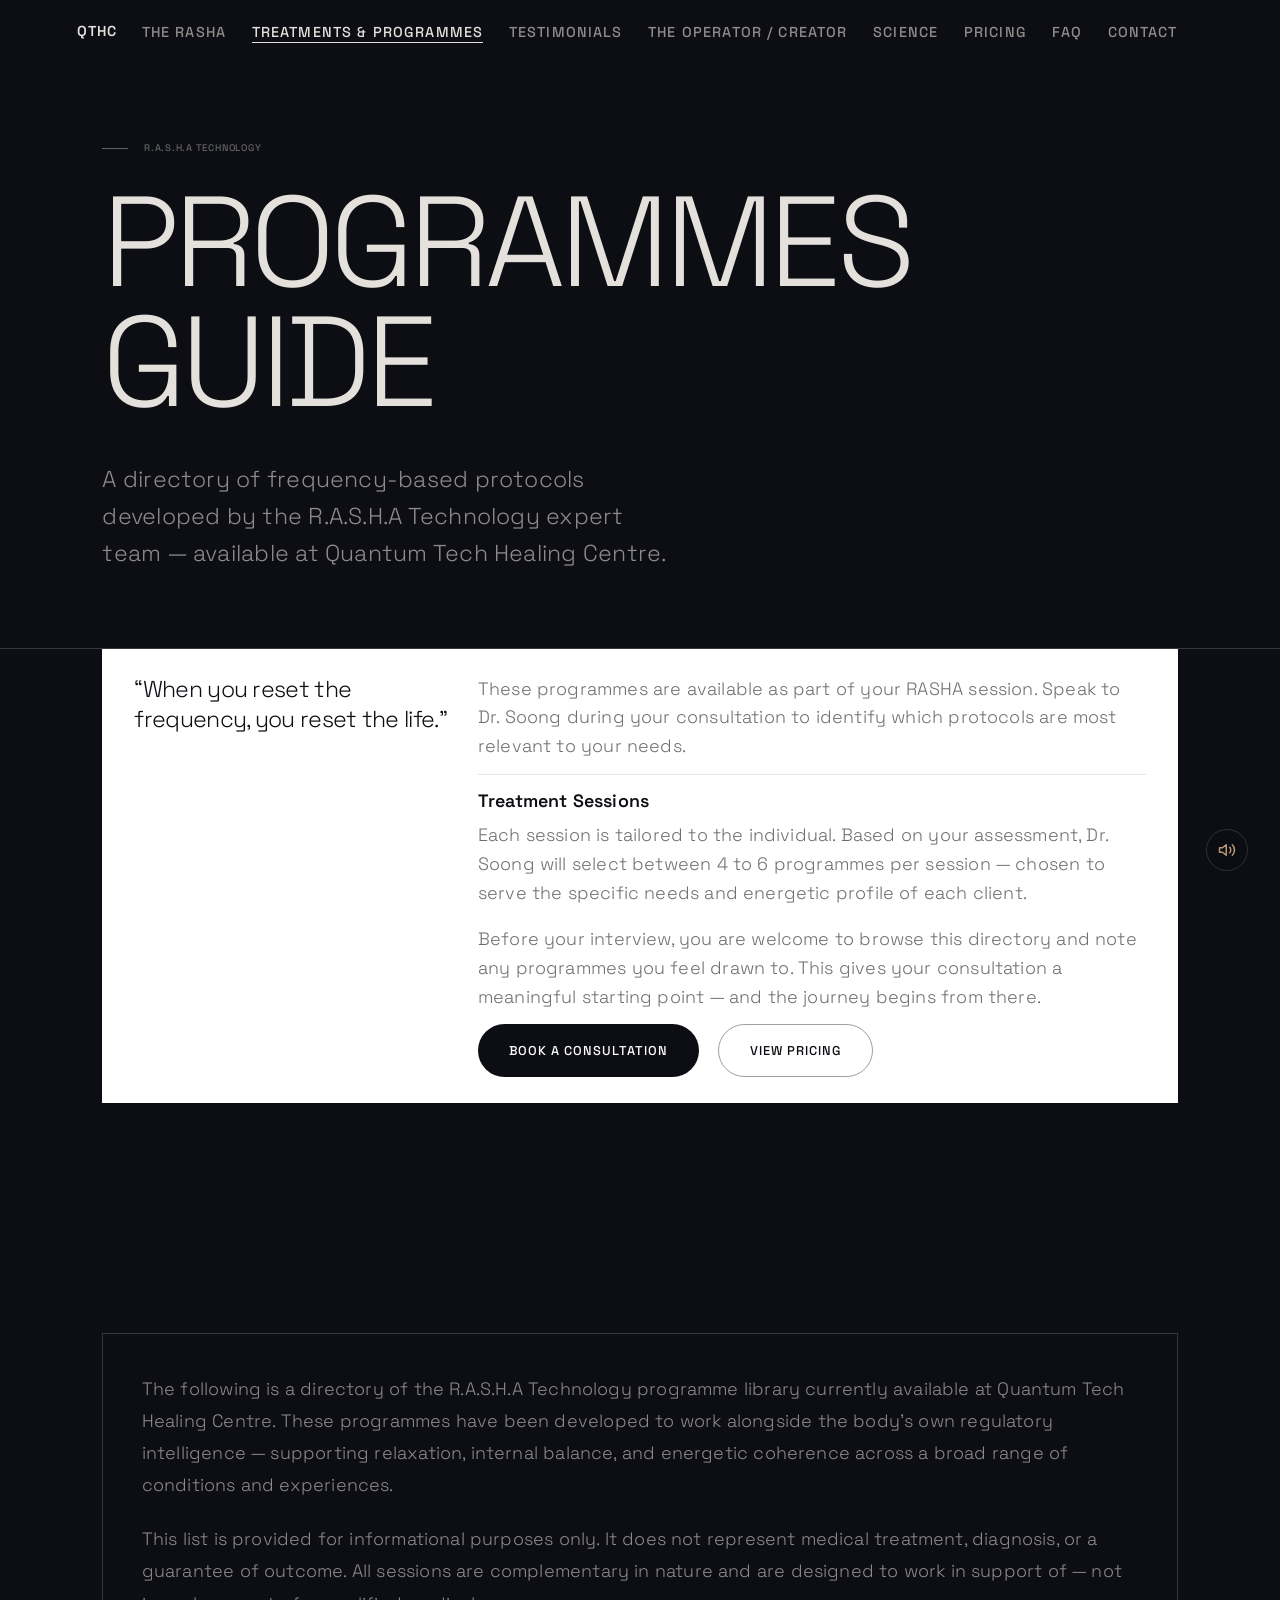
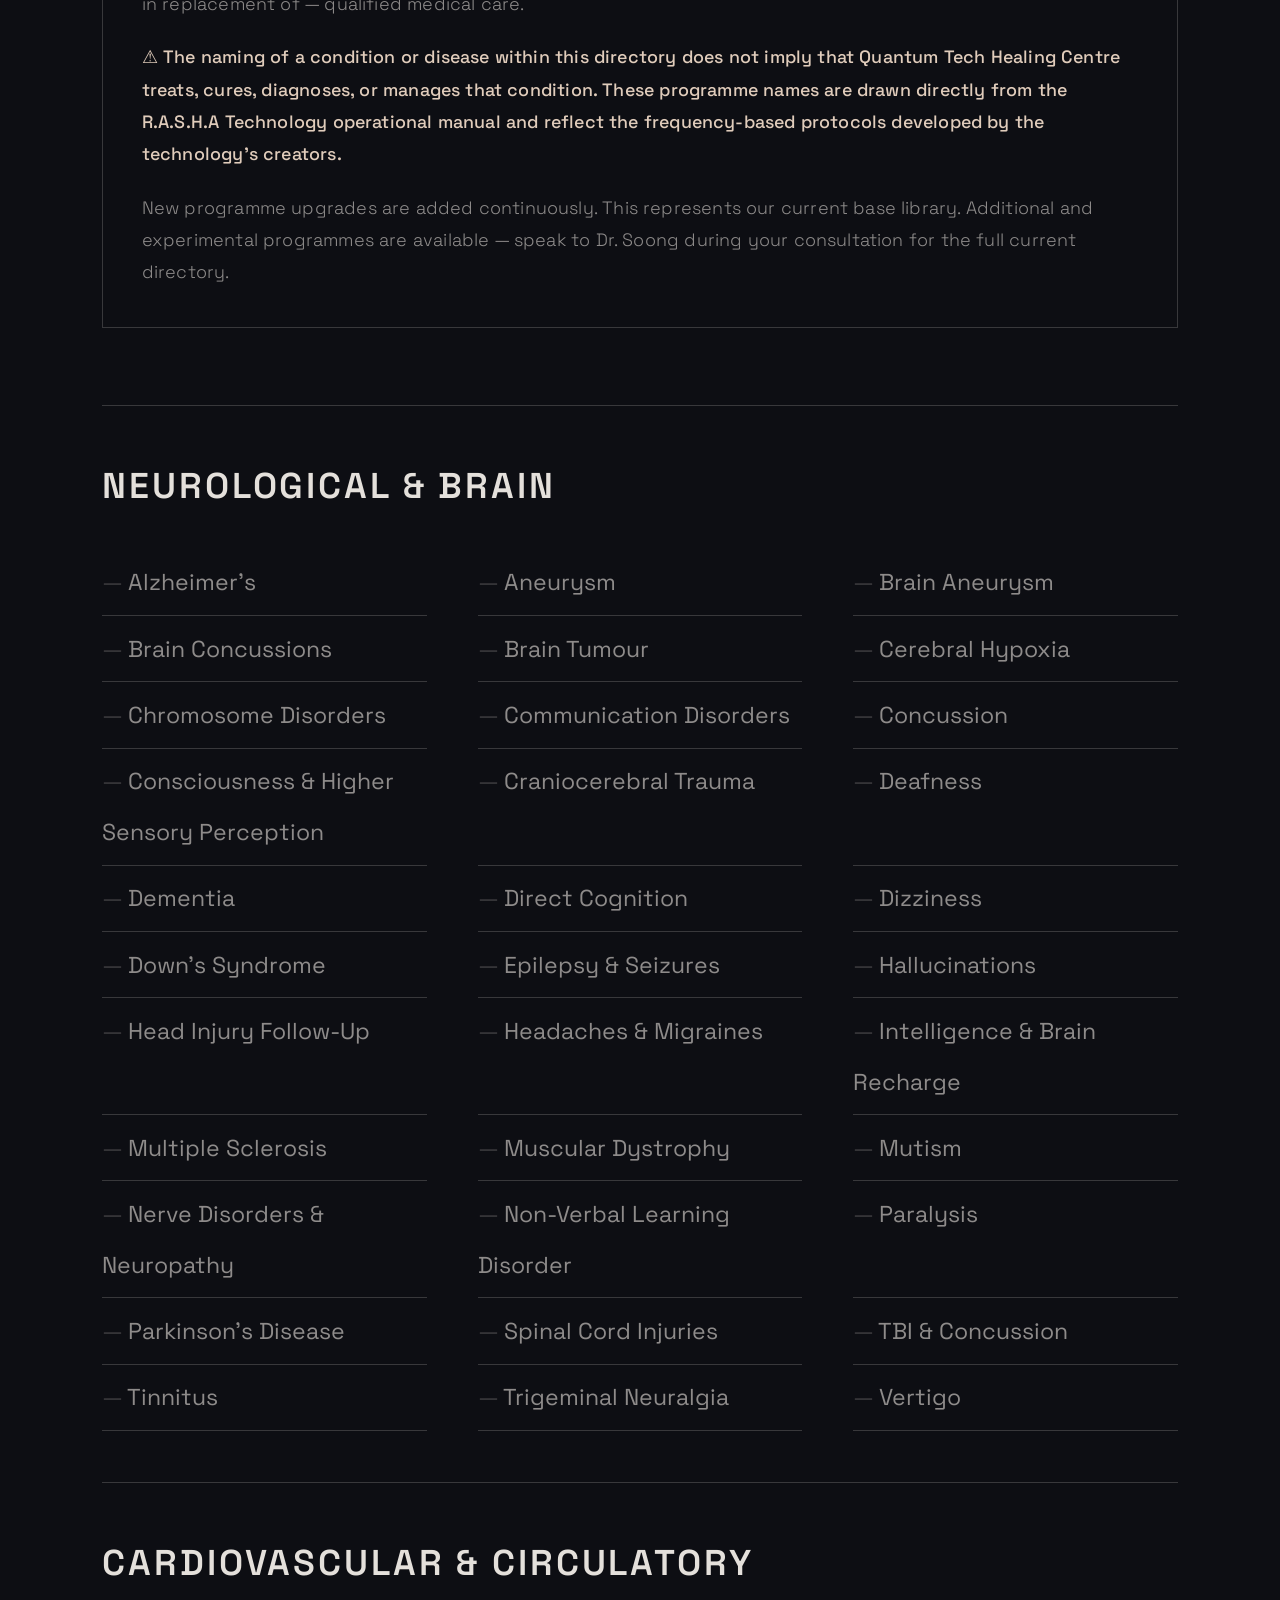
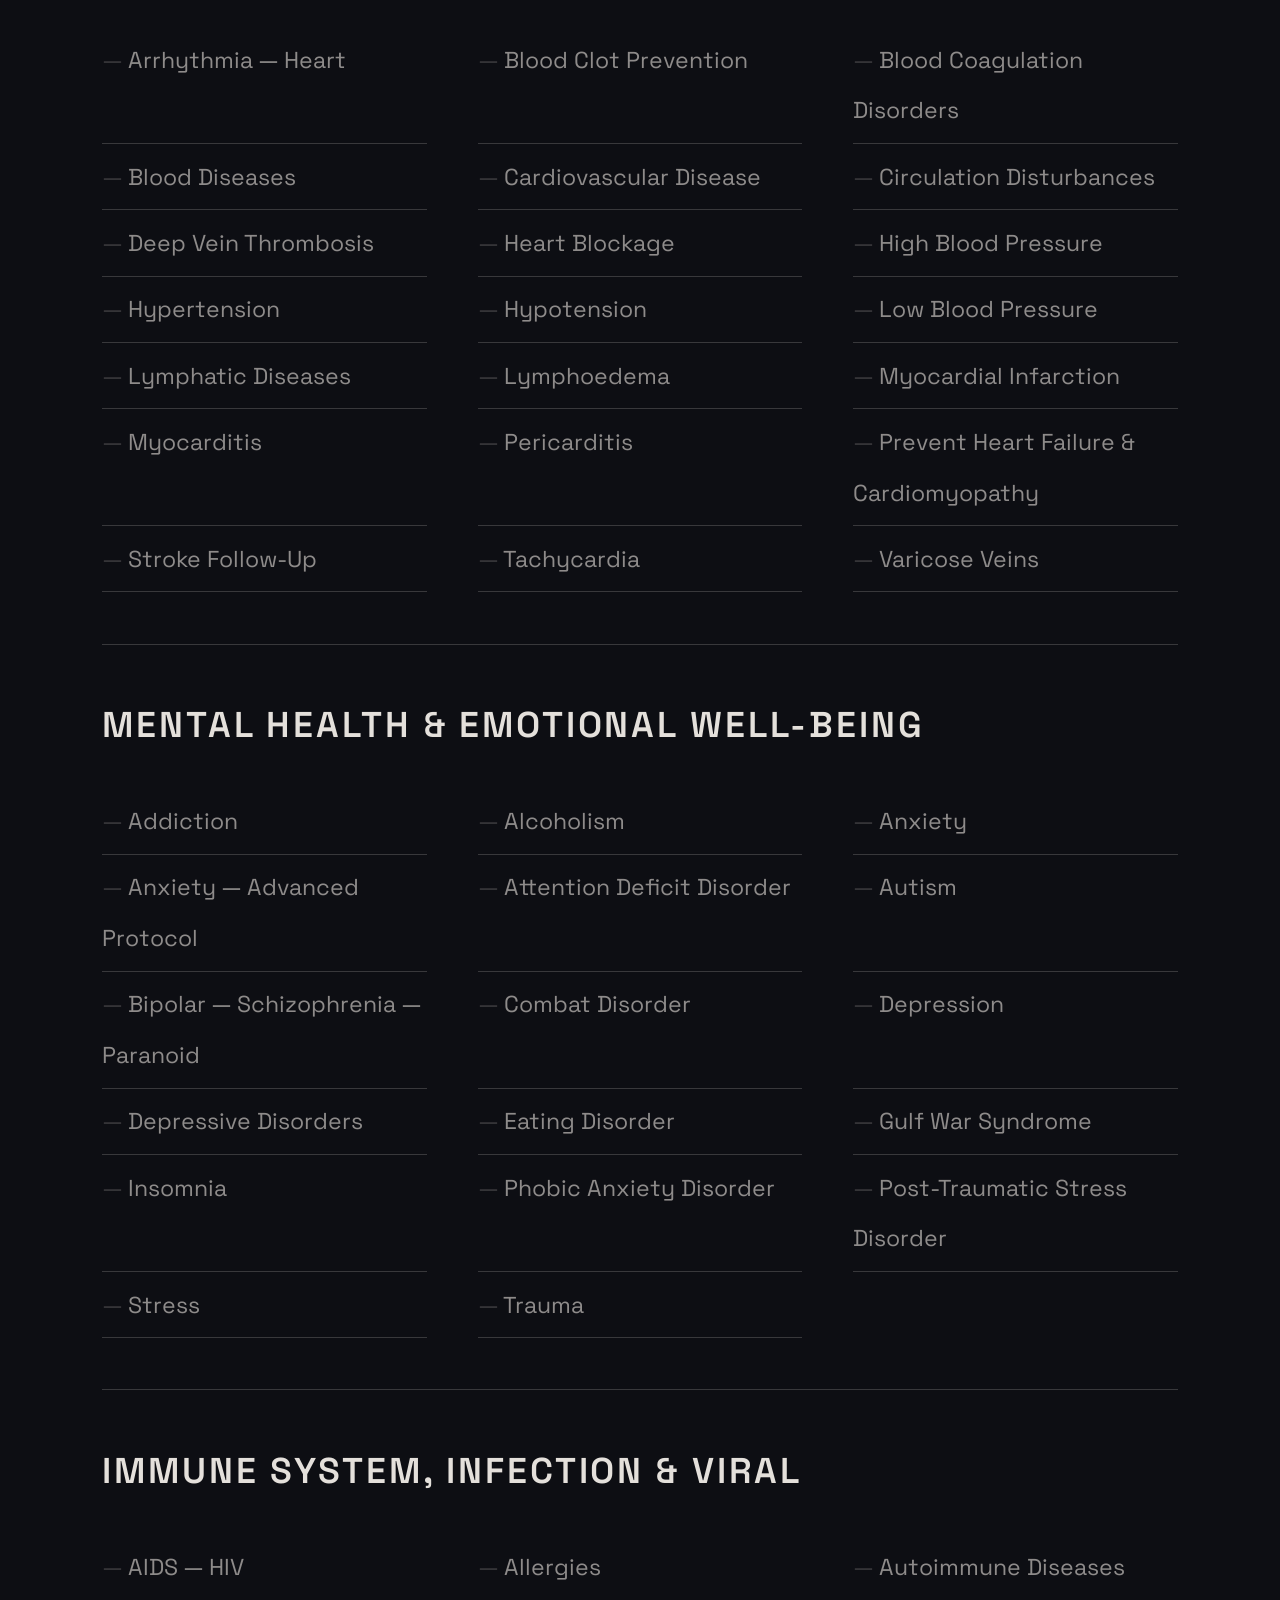
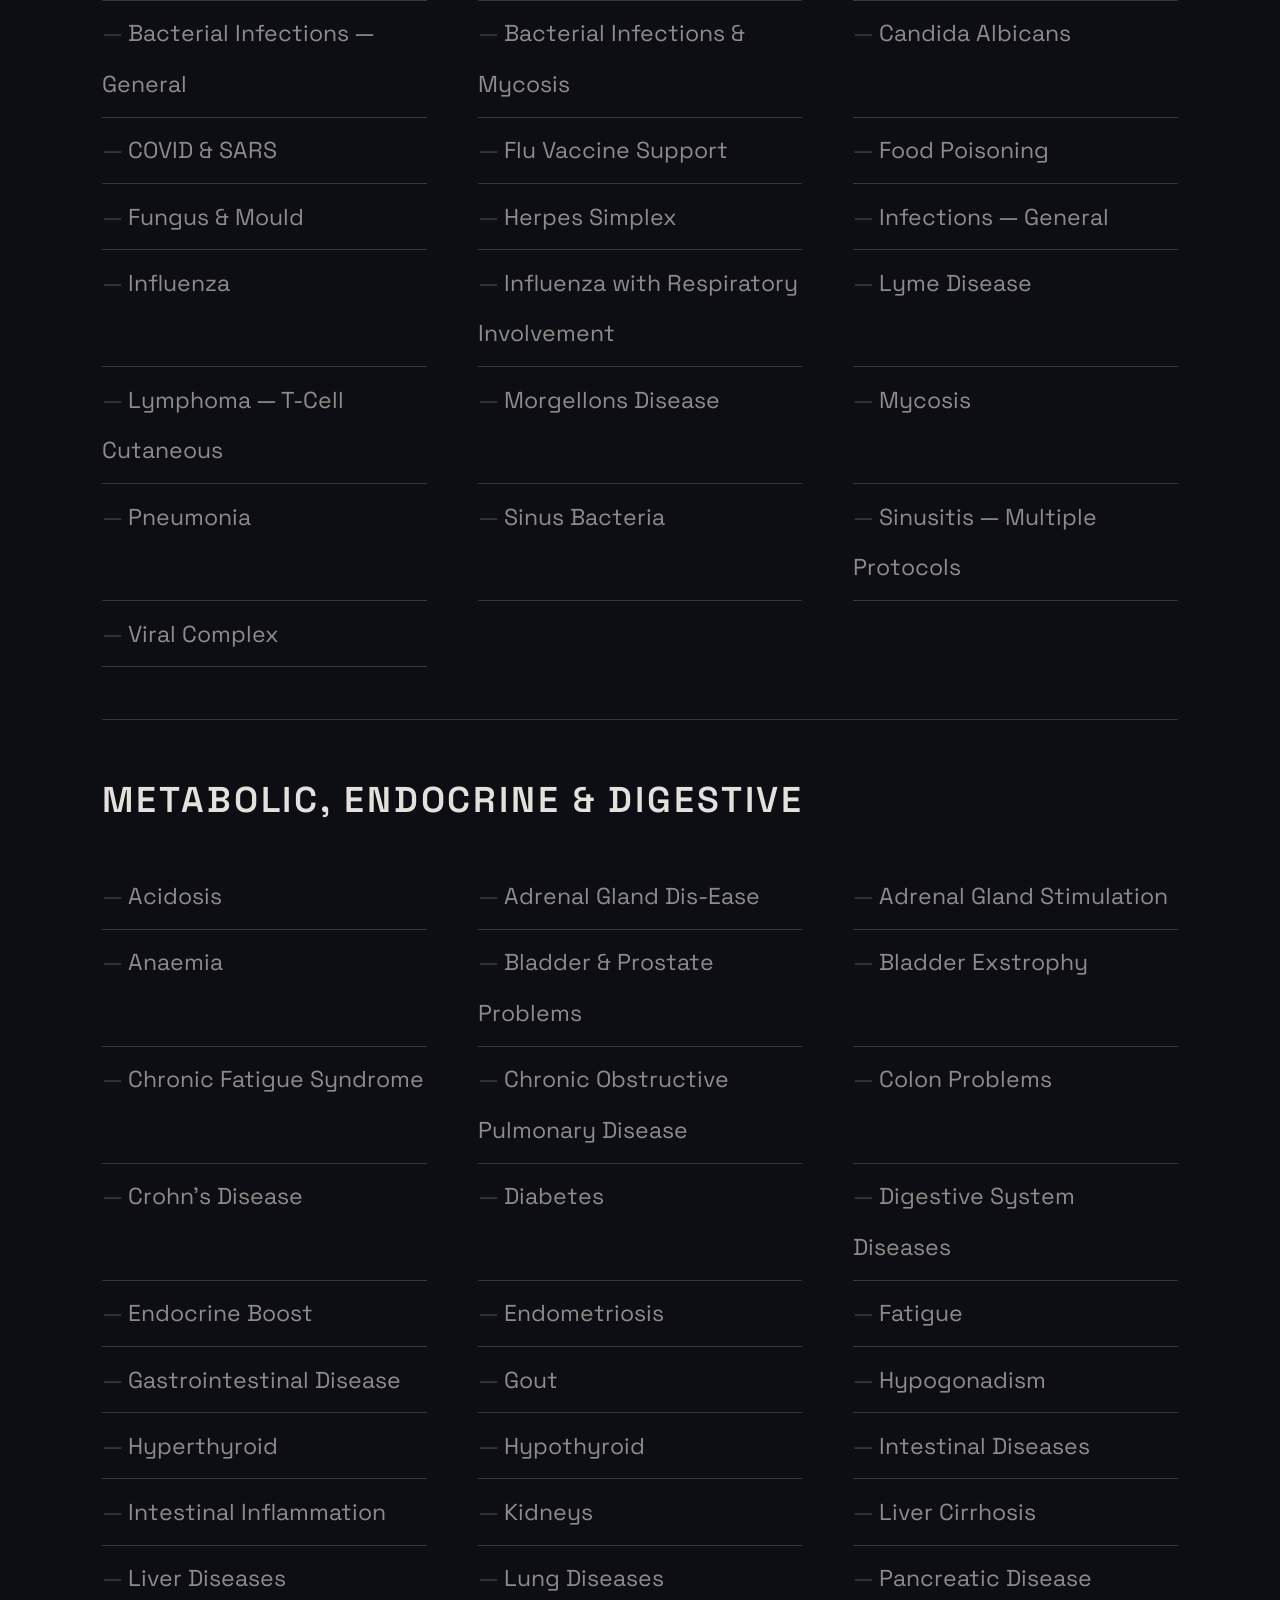
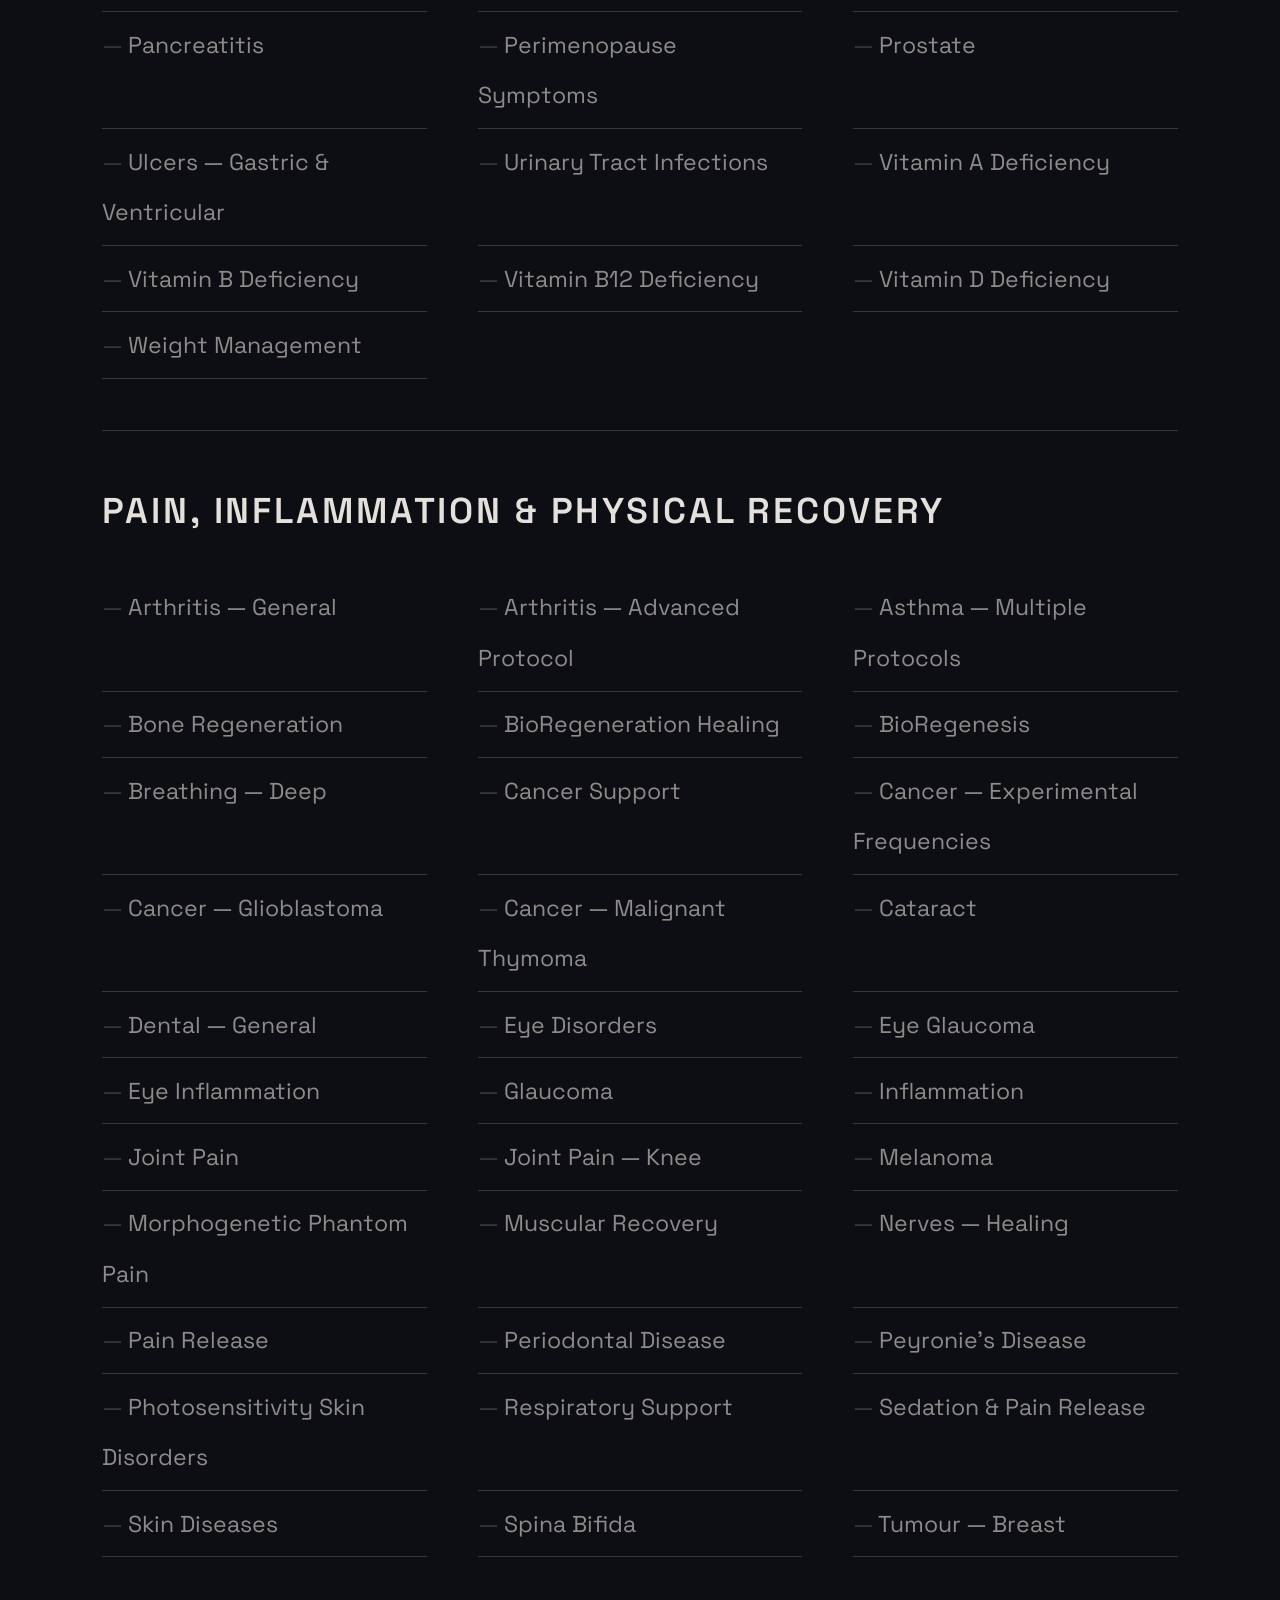
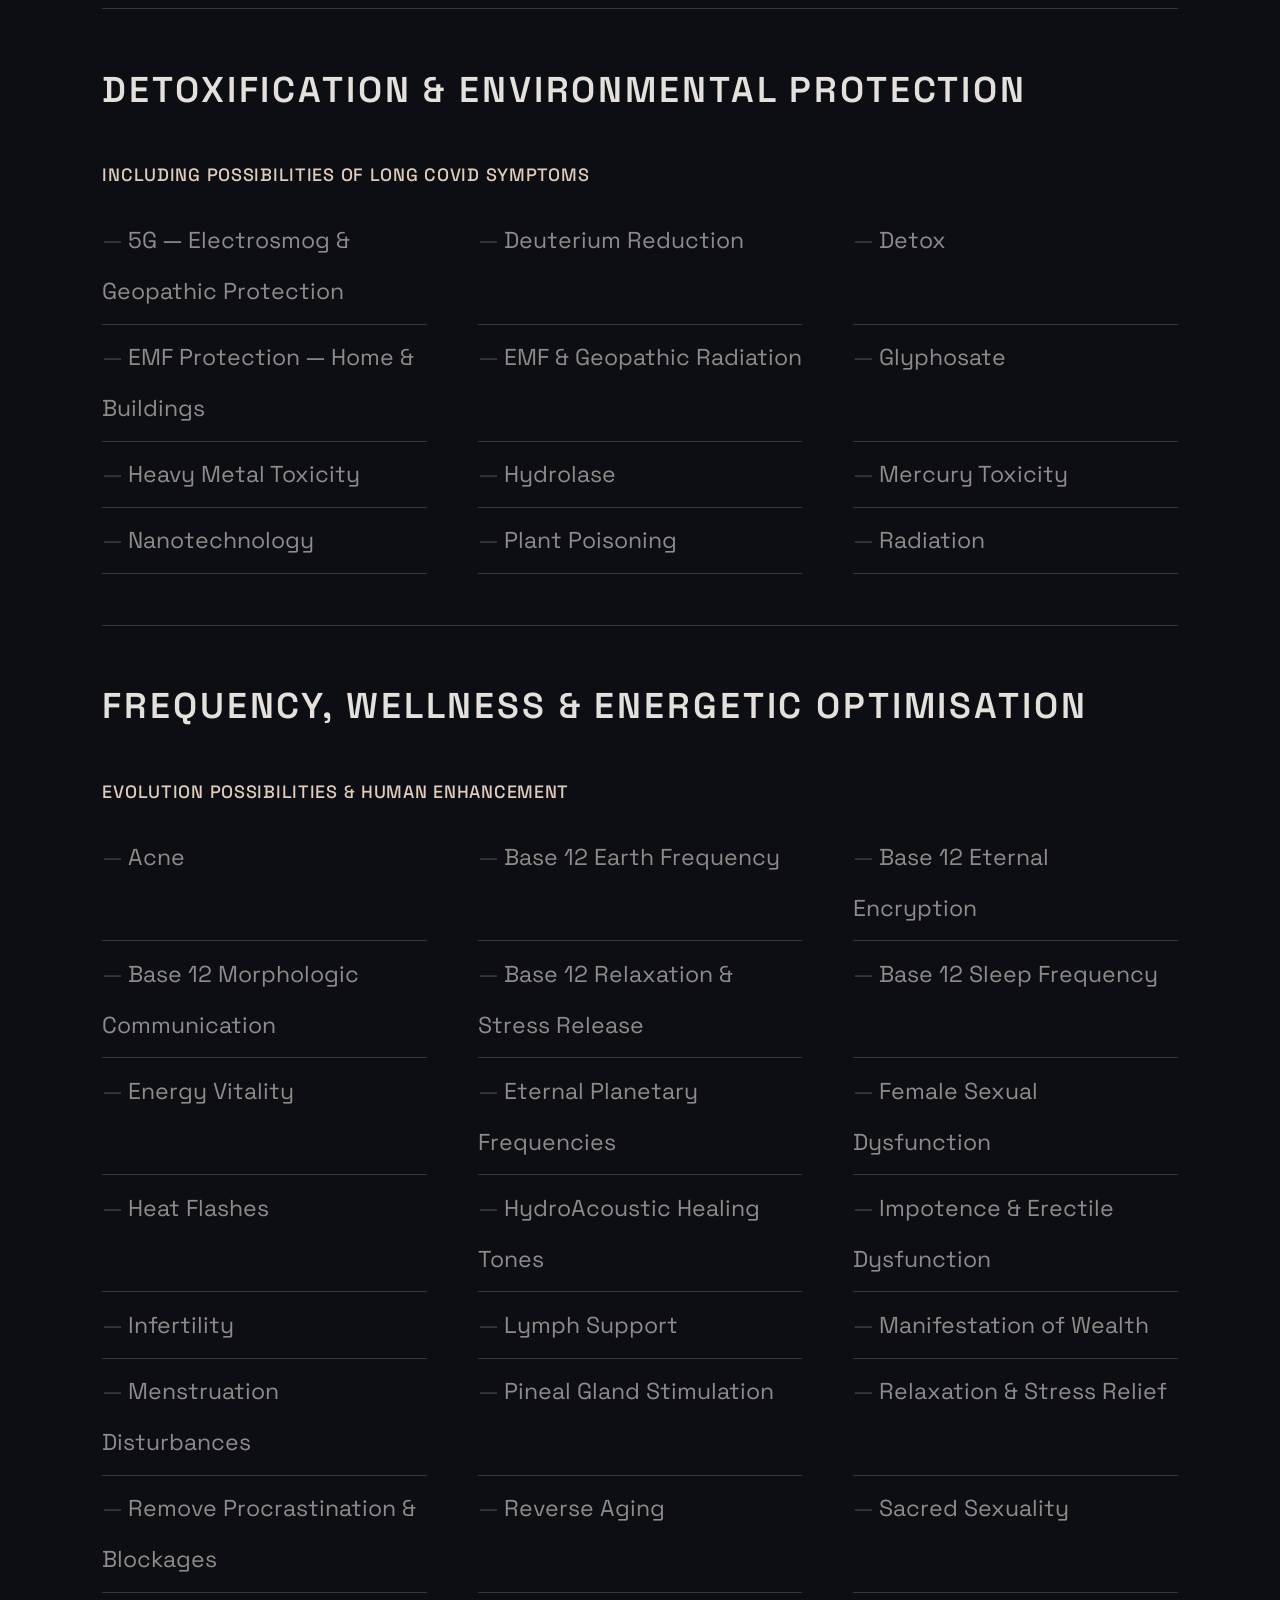
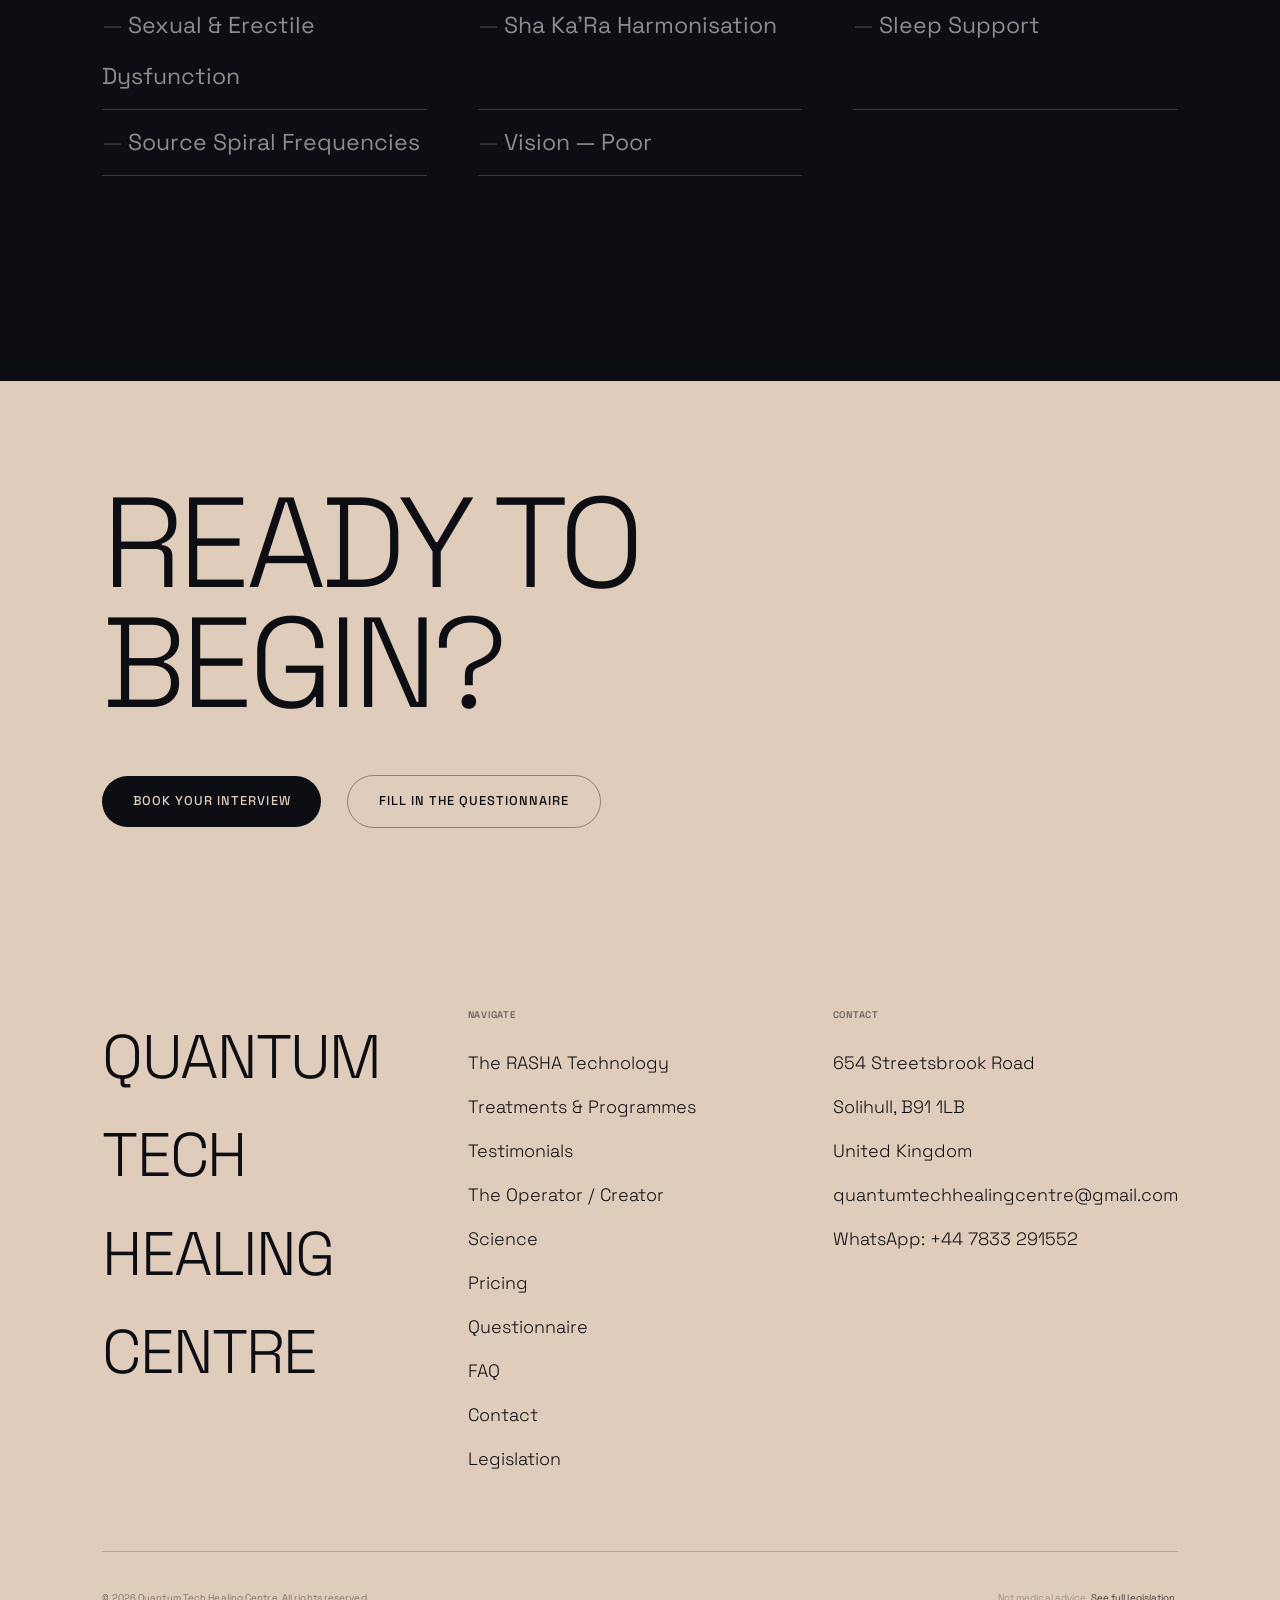
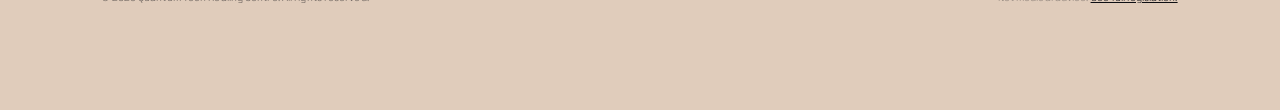
<file: Quantum Tech/site/programmes.html>
<!DOCTYPE html>
<html lang="en">
<head>
  <meta charset="UTF-8" />
  <meta name="viewport" content="width=device-width, initial-scale=1.0" />
  <title>Programmes Guide — Quantum Tech Healing Centre</title>
  <meta name="description" content="The full R.A.S.H.A Technology programme directory at Quantum Tech Healing Centre — frequency-based protocols across neurological, cardiovascular, mental health, pain, detox and more." />
  <link rel="stylesheet" href="styles.css" />
  <link rel="preconnect" href="https://fonts.googleapis.com" />
  <link rel="preconnect" href="https://fonts.gstatic.com" crossorigin />
  <link href="https://fonts.googleapis.com/css2?family=Space+Grotesk:wght@300;400;500;600;700&display=swap" rel="stylesheet" />
  <style>
    .programmes-wrap {
      padding: 0 var(--margin-h) 12vw;
    }

    /* ── Info box (was sidebar) ───────────────────────────── */
    .info-box {
      background: #ffffff;
      padding: 2vw 2.5vw;
      margin-bottom: 6vw;
      display: grid;
      grid-template-columns: 1fr 1fr 1fr;
      gap: 1.5vw;
      align-items: start;
    }
    .info-box-quote {
      font-size: var(--font-body-lg);
      font-weight: 300;
      letter-spacing: var(--ls-heading);
      line-height: 1.3;
      color: var(--color-dark-grey);
      grid-column: 1 / 2;
    }
    .info-box-body {
      grid-column: 2 / 4;
      display: flex;
      flex-direction: column;
      gap: 1vw;
    }
    .info-box-section-title {
      font-size: var(--font-body);
      font-weight: 600;
      color: var(--color-dark-grey);
      margin-bottom: 0.3em;
    }
    .info-box-text {
      font-size: var(--font-body);
      color: var(--color-dark-grey-06);
      line-height: 1.6;
    }
    .info-box-divider {
      border: none;
      border-top: 1px solid #e5e5e5;
      margin: 0;
    }
    .info-box-ctas {
      display: flex;
      gap: 1.5vw;
      flex-wrap: wrap;
    }

    /* ── Disclaimer ───────────────────────────────────────── */
    .disclaimer-box {
      border: 1px solid var(--color-light-grey-02);
      padding: 3vw;
      margin-bottom: 6vw;
    }
    .disclaimer-box p {
      font-size: var(--font-body);
      color: var(--color-light-grey-06);
      line-height: 1.8;
      margin-bottom: 1.2em;
    }
    .disclaimer-box p:last-child { margin-bottom: 0; }
    .disclaimer-warning {
      color: var(--color-sand) !important;
      font-weight: 500;
    }

    /* ── Categories ───────────────────────────────────────── */
    .prog-category {
      border-top: 1px solid var(--color-light-grey-02);
      padding: 4vw 0;
    }
    .prog-category-title {
      font-size: var(--font-h4);
      font-weight: 600;
      letter-spacing: var(--ls-label);
      text-transform: uppercase;
      color: var(--color-light-grey);
      margin-bottom: 1.2em;
    }
    .prog-category-sub {
      font-size: var(--font-body);
      color: var(--color-sand);
      letter-spacing: 0.04em;
      text-transform: uppercase;
      margin-bottom: 2vw;
      font-weight: 500;
    }
    .prog-list {
      display: grid;
      grid-template-columns: repeat(3, 1fr);
      gap: 0.6vw 4vw;
      list-style: none;
      padding: 0;
      margin: 0;
    }
    .prog-list li {
      font-size: var(--font-body-lg);
      color: var(--color-light-grey-06);
      line-height: 2.2;
      border-bottom: 1px solid var(--color-light-grey-02);
      padding-bottom: 0.3em;
    }
    .prog-list li::before {
      content: '—  ';
      color: var(--color-light-grey-02);
    }

    @media (max-width: 900px) {
      .info-box { grid-template-columns: 1fr; }
      .info-box-quote { grid-column: 1; }
      .info-box-body { grid-column: 1; }
      .prog-list { grid-template-columns: repeat(2, 1fr); }
    }
    @media (max-width: 600px) {
      .info-box-ctas { flex-direction: column; }
      .prog-list { grid-template-columns: 1fr; }
    }
  </style>
</head>
<body>

  <nav class="nav" role="navigation" aria-label="Main navigation">
    <div class="nav-inner">
      <a href="index.html" class="nav-logo">QTHC</a>
      <ul class="nav-links" role="list">
        <li><a href="rasha.html" class="nav-link">The RASHA</a></li>
        <li><a href="treatments.html" class="nav-link active">Treatments &amp; Programmes</a></li>
        <li><a href="testimonials.html" class="nav-link">Testimonials</a></li>
        <li><a href="operator.html" class="nav-link">The Operator / Creator</a></li>
        <li><a href="science.html" class="nav-link">Science</a></li>
        <li><a href="pricing.html" class="nav-link">Pricing</a></li>
        <li><a href="faq.html" class="nav-link">FAQ</a></li>
        <li><a href="contact.html" class="nav-link">Contact</a></li>
      </ul>
      <button class="nav-hamburger" aria-label="Open menu">
        <span></span><span></span><span></span>
      </button>
    </div>
  </nav>

  <div class="nav-overlay" role="dialog" aria-label="Mobile navigation">
    <a href="rasha.html" class="overlay-link">The RASHA</a>
    <a href="treatments.html" class="overlay-link">Treatments &amp; Programmes</a>
    <a href="testimonials.html" class="overlay-link">Testimonials</a>
    <a href="operator.html" class="overlay-link">The Operator / Creator</a>
    <a href="science.html" class="overlay-link">Science</a>
    <a href="pricing.html" class="overlay-link">Pricing</a>
    <a href="faq.html" class="overlay-link">FAQ</a>
    <a href="contact.html" class="overlay-link">Contact</a>
  </div>

  <!-- ── Page Hero ─────────────────────────────────────────── -->
  <header class="page-hero section-dark">
    <p class="page-label">R.A.S.H.A Technology</p>
    <h1 class="page-title animate-in">
      <span class="title-mask"><span class="title-line">Programmes</span></span>
      <span class="title-mask"><span class="title-line">Guide</span></span>
    </h1>
    <p class="page-desc fade-up">
      A directory of frequency-based protocols developed by the R.A.S.H.A Technology expert team —
      available at Quantum Tech Healing Centre.
    </p>
  </header>

  <!-- ── Info Box ─────────────────────────────────────────── -->
  <div class="section-dark">
    <div class="programmes-wrap">
      <div class="info-box fade-up">
        <p class="info-box-quote">&ldquo;When you reset the frequency, you reset the life.&rdquo;</p>
        <div class="info-box-body">
          <div>
            <p class="info-box-text">
              These programmes are available as part of your RASHA session. Speak to Dr. Soong during your
              consultation to identify which protocols are most relevant to your needs.
            </p>
          </div>
          <hr class="info-box-divider" />
          <div>
            <p class="info-box-section-title">Treatment Sessions</p>
            <p class="info-box-text">
              Each session is tailored to the individual. Based on your assessment, Dr. Soong will select
              between 4 to 6 programmes per session — chosen to serve the specific needs and energetic
              profile of each client.
            </p>
            <p class="info-box-text" style="margin-top:1em;">
              Before your interview, you are welcome to browse this directory and note any programmes you
              feel drawn to. This gives your consultation a meaningful starting point — and the journey
              begins from there.
            </p>
          </div>
          <div class="info-box-ctas">
            <a href="contact.html" class="btn" style="background:var(--color-dark-grey);color:#fff;border-color:var(--color-dark-grey);">Book a Consultation</a>
            <a href="pricing.html" class="btn btn-outline" style="border-color:var(--color-dark-grey-04);color:var(--color-dark-grey);">View Pricing</a>
          </div>
        </div>
      </div>
    </div>
  </div>

  <!-- ── Main Layout ────────────────────────────────────────── -->
  <section class="section-dark">
    <div class="programmes-wrap">

        <!-- Disclaimer -->
        <div class="disclaimer-box fade-up">
          <p>
            The following is a directory of the R.A.S.H.A Technology programme library currently available at
            Quantum Tech Healing Centre. These programmes have been developed to work alongside the body's own
            regulatory intelligence — supporting relaxation, internal balance, and energetic coherence across
            a broad range of conditions and experiences.
          </p>
          <p>
            This list is provided for informational purposes only. It does not represent medical treatment,
            diagnosis, or a guarantee of outcome. All sessions are complementary in nature and are designed
            to work in support of — not in replacement of — qualified medical care.
          </p>
          <p class="disclaimer-warning">
            ⚠ The naming of a condition or disease within this directory does not imply that Quantum Tech
            Healing Centre treats, cures, diagnoses, or manages that condition. These programme names are
            drawn directly from the R.A.S.H.A Technology operational manual and reflect the frequency-based
            protocols developed by the technology's creators.
          </p>
          <p>
            New programme upgrades are added continuously. This represents our current base library.
            Additional and experimental programmes are available — speak to Dr. Soong during your
            consultation for the full current directory.
          </p>
        </div>

        <!-- 1. Neurological & Brain -->
        <div class="prog-category fade-up">
          <p class="prog-category-title">Neurological &amp; Brain</p>
          <ul class="prog-list">
            <li>Alzheimer&rsquo;s</li>
            <li>Aneurysm</li>
            <li>Brain Aneurysm</li>
            <li>Brain Concussions</li>
            <li>Brain Tumour</li>
            <li>Cerebral Hypoxia</li>
            <li>Chromosome Disorders</li>
            <li>Communication Disorders</li>
            <li>Concussion</li>
            <li>Consciousness &amp; Higher Sensory Perception</li>
            <li>Craniocerebral Trauma</li>
            <li>Deafness</li>
            <li>Dementia</li>
            <li>Direct Cognition</li>
            <li>Dizziness</li>
            <li>Down&rsquo;s Syndrome</li>
            <li>Epilepsy &amp; Seizures</li>
            <li>Hallucinations</li>
            <li>Head Injury Follow-Up</li>
            <li>Headaches &amp; Migraines</li>
            <li>Intelligence &amp; Brain Recharge</li>
            <li>Multiple Sclerosis</li>
            <li>Muscular Dystrophy</li>
            <li>Mutism</li>
            <li>Nerve Disorders &amp; Neuropathy</li>
            <li>Non-Verbal Learning Disorder</li>
            <li>Paralysis</li>
            <li>Parkinson&rsquo;s Disease</li>
            <li>Spinal Cord Injuries</li>
            <li>TBI &amp; Concussion</li>
            <li>Tinnitus</li>
            <li>Trigeminal Neuralgia</li>
            <li>Vertigo</li>
          </ul>
        </div>

        <!-- 2. Cardiovascular & Circulatory -->
        <div class="prog-category fade-up">
          <p class="prog-category-title">Cardiovascular &amp; Circulatory</p>
          <ul class="prog-list">
            <li>Arrhythmia &mdash; Heart</li>
            <li>Blood Clot Prevention</li>
            <li>Blood Coagulation Disorders</li>
            <li>Blood Diseases</li>
            <li>Cardiovascular Disease</li>
            <li>Circulation Disturbances</li>
            <li>Deep Vein Thrombosis</li>
            <li>Heart Blockage</li>
            <li>High Blood Pressure</li>
            <li>Hypertension</li>
            <li>Hypotension</li>
            <li>Low Blood Pressure</li>
            <li>Lymphatic Diseases</li>
            <li>Lymphoedema</li>
            <li>Myocardial Infarction</li>
            <li>Myocarditis</li>
            <li>Pericarditis</li>
            <li>Prevent Heart Failure &amp; Cardiomyopathy</li>
            <li>Stroke Follow-Up</li>
            <li>Tachycardia</li>
            <li>Varicose Veins</li>
          </ul>
        </div>

        <!-- 3. Mental Health & Emotional -->
        <div class="prog-category fade-up">
          <p class="prog-category-title">Mental Health &amp; Emotional Well-Being</p>
          <ul class="prog-list">
            <li>Addiction</li>
            <li>Alcoholism</li>
            <li>Anxiety</li>
            <li>Anxiety &mdash; Advanced Protocol</li>
            <li>Attention Deficit Disorder</li>
            <li>Autism</li>
            <li>Bipolar &mdash; Schizophrenia &mdash; Paranoid</li>
            <li>Combat Disorder</li>
            <li>Depression</li>
            <li>Depressive Disorders</li>
            <li>Eating Disorder</li>
            <li>Gulf War Syndrome</li>
            <li>Insomnia</li>
            <li>Phobic Anxiety Disorder</li>
            <li>Post-Traumatic Stress Disorder</li>
            <li>Stress</li>
            <li>Trauma</li>
          </ul>
        </div>

        <!-- 4. Immune System, Infection & Viral -->
        <div class="prog-category fade-up">
          <p class="prog-category-title">Immune System, Infection &amp; Viral</p>
          <ul class="prog-list">
            <li>AIDS &mdash; HIV</li>
            <li>Allergies</li>
            <li>Autoimmune Diseases</li>
            <li>Bacterial Infections &mdash; General</li>
            <li>Bacterial Infections &amp; Mycosis</li>
            <li>Candida Albicans</li>
            <li>COVID &amp; SARS</li>
            <li>Flu Vaccine Support</li>
            <li>Food Poisoning</li>
            <li>Fungus &amp; Mould</li>
            <li>Herpes Simplex</li>
            <li>Infections &mdash; General</li>
            <li>Influenza</li>
            <li>Influenza with Respiratory Involvement</li>
            <li>Lyme Disease</li>
            <li>Lymphoma &mdash; T-Cell Cutaneous</li>
            <li>Morgellons Disease</li>
            <li>Mycosis</li>
            <li>Pneumonia</li>
            <li>Sinus Bacteria</li>
            <li>Sinusitis &mdash; Multiple Protocols</li>
            <li>Viral Complex</li>
          </ul>
        </div>

        <!-- 5. Metabolic, Endocrine & Digestive -->
        <div class="prog-category fade-up">
          <p class="prog-category-title">Metabolic, Endocrine &amp; Digestive</p>
          <ul class="prog-list">
            <li>Acidosis</li>
            <li>Adrenal Gland Dis-Ease</li>
            <li>Adrenal Gland Stimulation</li>
            <li>Anaemia</li>
            <li>Bladder &amp; Prostate Problems</li>
            <li>Bladder Exstrophy</li>
            <li>Chronic Fatigue Syndrome</li>
            <li>Chronic Obstructive Pulmonary Disease</li>
            <li>Colon Problems</li>
            <li>Crohn&rsquo;s Disease</li>
            <li>Diabetes</li>
            <li>Digestive System Diseases</li>
            <li>Endocrine Boost</li>
            <li>Endometriosis</li>
            <li>Fatigue</li>
            <li>Gastrointestinal Disease</li>
            <li>Gout</li>
            <li>Hypogonadism</li>
            <li>Hyperthyroid</li>
            <li>Hypothyroid</li>
            <li>Intestinal Diseases</li>
            <li>Intestinal Inflammation</li>
            <li>Kidneys</li>
            <li>Liver Cirrhosis</li>
            <li>Liver Diseases</li>
            <li>Lung Diseases</li>
            <li>Pancreatic Disease</li>
            <li>Pancreatitis</li>
            <li>Perimenopause Symptoms</li>
            <li>Prostate</li>
            <li>Ulcers &mdash; Gastric &amp; Ventricular</li>
            <li>Urinary Tract Infections</li>
            <li>Vitamin A Deficiency</li>
            <li>Vitamin B Deficiency</li>
            <li>Vitamin B12 Deficiency</li>
            <li>Vitamin D Deficiency</li>
            <li>Weight Management</li>
          </ul>
        </div>

        <!-- 6. Pain, Inflammation & Physical Recovery -->
        <div class="prog-category fade-up">
          <p class="prog-category-title">Pain, Inflammation &amp; Physical Recovery</p>
          <ul class="prog-list">
            <li>Arthritis &mdash; General</li>
            <li>Arthritis &mdash; Advanced Protocol</li>
            <li>Asthma &mdash; Multiple Protocols</li>
            <li>Bone Regeneration</li>
            <li>BioRegeneration Healing</li>
            <li>BioRegenesis</li>
            <li>Breathing &mdash; Deep</li>
            <li>Cancer Support</li>
            <li>Cancer &mdash; Experimental Frequencies</li>
            <li>Cancer &mdash; Glioblastoma</li>
            <li>Cancer &mdash; Malignant Thymoma</li>
            <li>Cataract</li>
            <li>Dental &mdash; General</li>
            <li>Eye Disorders</li>
            <li>Eye Glaucoma</li>
            <li>Eye Inflammation</li>
            <li>Glaucoma</li>
            <li>Inflammation</li>
            <li>Joint Pain</li>
            <li>Joint Pain &mdash; Knee</li>
            <li>Melanoma</li>
            <li>Morphogenetic Phantom Pain</li>
            <li>Muscular Recovery</li>
            <li>Nerves &mdash; Healing</li>
            <li>Pain Release</li>
            <li>Periodontal Disease</li>
            <li>Peyronie&rsquo;s Disease</li>
            <li>Photosensitivity Skin Disorders</li>
            <li>Respiratory Support</li>
            <li>Sedation &amp; Pain Release</li>
            <li>Skin Diseases</li>
            <li>Spina Bifida</li>
            <li>Tumour &mdash; Breast</li>
          </ul>
        </div>

        <!-- 7. Detoxification & Environmental Protection -->
        <div class="prog-category fade-up">
          <p class="prog-category-title">Detoxification &amp; Environmental Protection</p>
          <p class="prog-category-sub">Including possibilities of long COVID symptoms</p>
          <ul class="prog-list">
            <li>5G &mdash; Electrosmog &amp; Geopathic Protection</li>
            <li>Deuterium Reduction</li>
            <li>Detox</li>
            <li>EMF Protection &mdash; Home &amp; Buildings</li>
            <li>EMF &amp; Geopathic Radiation</li>
            <li>Glyphosate</li>
            <li>Heavy Metal Toxicity</li>
            <li>Hydrolase</li>
            <li>Mercury Toxicity</li>
            <li>Nanotechnology</li>
            <li>Plant Poisoning</li>
            <li>Radiation</li>
          </ul>
        </div>

        <!-- 8. Frequency, Wellness & Energetic Optimisation -->
        <div class="prog-category fade-up">
          <p class="prog-category-title">Frequency, Wellness &amp; Energetic Optimisation</p>
          <p class="prog-category-sub">Evolution possibilities &amp; human enhancement</p>
          <ul class="prog-list">
            <li>Acne</li>
            <li>Base 12 Earth Frequency</li>
            <li>Base 12 Eternal Encryption</li>
            <li>Base 12 Morphologic Communication</li>
            <li>Base 12 Relaxation &amp; Stress Release</li>
            <li>Base 12 Sleep Frequency</li>
            <li>Energy Vitality</li>
            <li>Eternal Planetary Frequencies</li>
            <li>Female Sexual Dysfunction</li>
            <li>Heat Flashes</li>
            <li>HydroAcoustic Healing Tones</li>
            <li>Impotence &amp; Erectile Dysfunction</li>
            <li>Infertility</li>
            <li>Lymph Support</li>
            <li>Manifestation of Wealth</li>
            <li>Menstruation Disturbances</li>
            <li>Pineal Gland Stimulation</li>
            <li>Relaxation &amp; Stress Relief</li>
            <li>Remove Procrastination &amp; Blockages</li>
            <li>Reverse Aging</li>
            <li>Sacred Sexuality</li>
            <li>Sexual &amp; Erectile Dysfunction</li>
            <li>Sha Ka&rsquo;Ra Harmonisation</li>
            <li>Sleep Support</li>
            <li>Source Spiral Frequencies</li>
            <li>Vision &mdash; Poor</li>
          </ul>
        </div>

    </div>
  </section>

  <!-- ── CTA ───────────────────────────────────────────────── -->
  <section class="section-sand">
    <div class="page-hero" style="min-height:auto;padding-top:8vw;background:var(--color-sand);">
      <h2 class="page-title fade-up" style="color:var(--color-dark-grey);">Ready to begin?</h2>
      <div class="hero-ctas mt-md fade-up">
        <a href="contact.html" class="btn" style="background:var(--color-dark-grey);color:var(--color-sand);border-color:var(--color-dark-grey);">
          Book your interview
        </a>
        <a href="questionnaire.html" class="btn btn-outline" style="border-color:var(--color-dark-grey-04);color:var(--color-dark-grey);">
          Fill in the questionnaire
        </a>
      </div>
    </div>
  </section>

  <!-- ── Footer ────────────────────────────────────────────── -->
  <footer class="footer" role="contentinfo">
    <div class="footer-grid">
      <div>
        <p class="footer-logo">Quantum Tech<br>Healing Centre</p>
      </div>
      <div>
        <p class="footer-col-title">Navigate</p>
        <ul class="footer-links">
          <li><a href="rasha.html" class="footer-link">The RASHA Technology</a></li>
          <li><a href="treatments.html" class="footer-link">Treatments &amp; Programmes</a></li>
          <li><a href="testimonials.html" class="footer-link">Testimonials</a></li>
          <li><a href="operator.html" class="footer-link">The Operator / Creator</a></li>
          <li><a href="science.html" class="footer-link">Science</a></li>
          <li><a href="pricing.html" class="footer-link">Pricing</a></li>
          <li><a href="questionnaire.html" class="footer-link">Questionnaire</a></li>
          <li><a href="faq.html" class="footer-link">FAQ</a></li>
          <li><a href="contact.html" class="footer-link">Contact</a></li>
          <li><a href="legislation.html" class="footer-link">Legislation</a></li>
        </ul>
      </div>
      <div>
        <p class="footer-col-title">Contact</p>
        <ul class="footer-links">
          <li class="footer-link">654 Streetsbrook Road</li>
          <li class="footer-link">Solihull, B91 1LB</li>
          <li class="footer-link">United Kingdom</li>
          <li><a href="mailto:quantumtechhealingcentre@gmail.com" class="footer-link">quantumtechhealingcentre@gmail.com</a></li>
          <li><a href="https://wa.me/447833291552" class="footer-link" target="_blank" rel="noopener">WhatsApp: +44 7833 291552</a></li>
        </ul>
      </div>
    </div>
    <div class="footer-bottom">
      <p class="footer-copyright">&copy; 2026 Quantum Tech Healing Centre. All rights reserved.</p>
      <p class="footer-disclaimer">
        Not medical advice. <a href="legislation.html" style="color:var(--color-dark-grey);text-decoration:underline;">See full legislation.</a>
      </p>
    </div>
  </footer>

  <script src="main.js"></script>
</body>
</html>
</file>
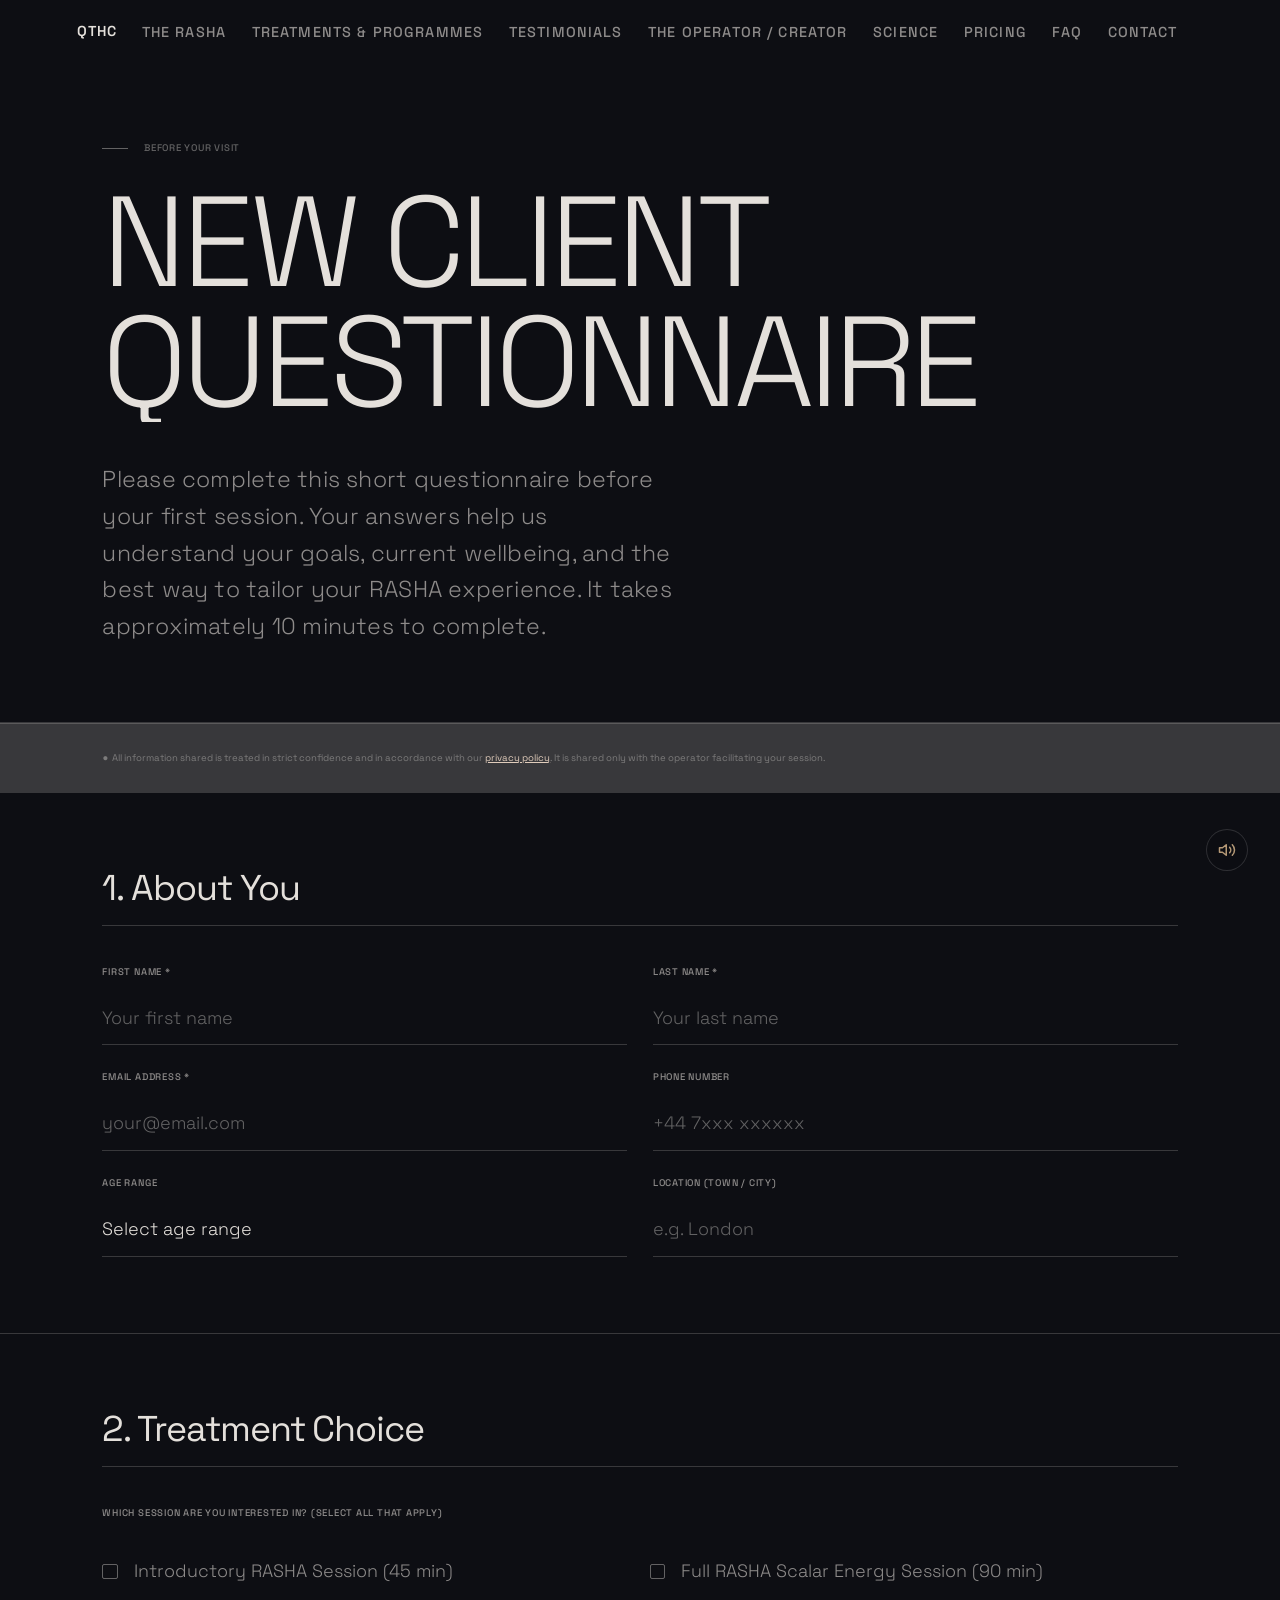
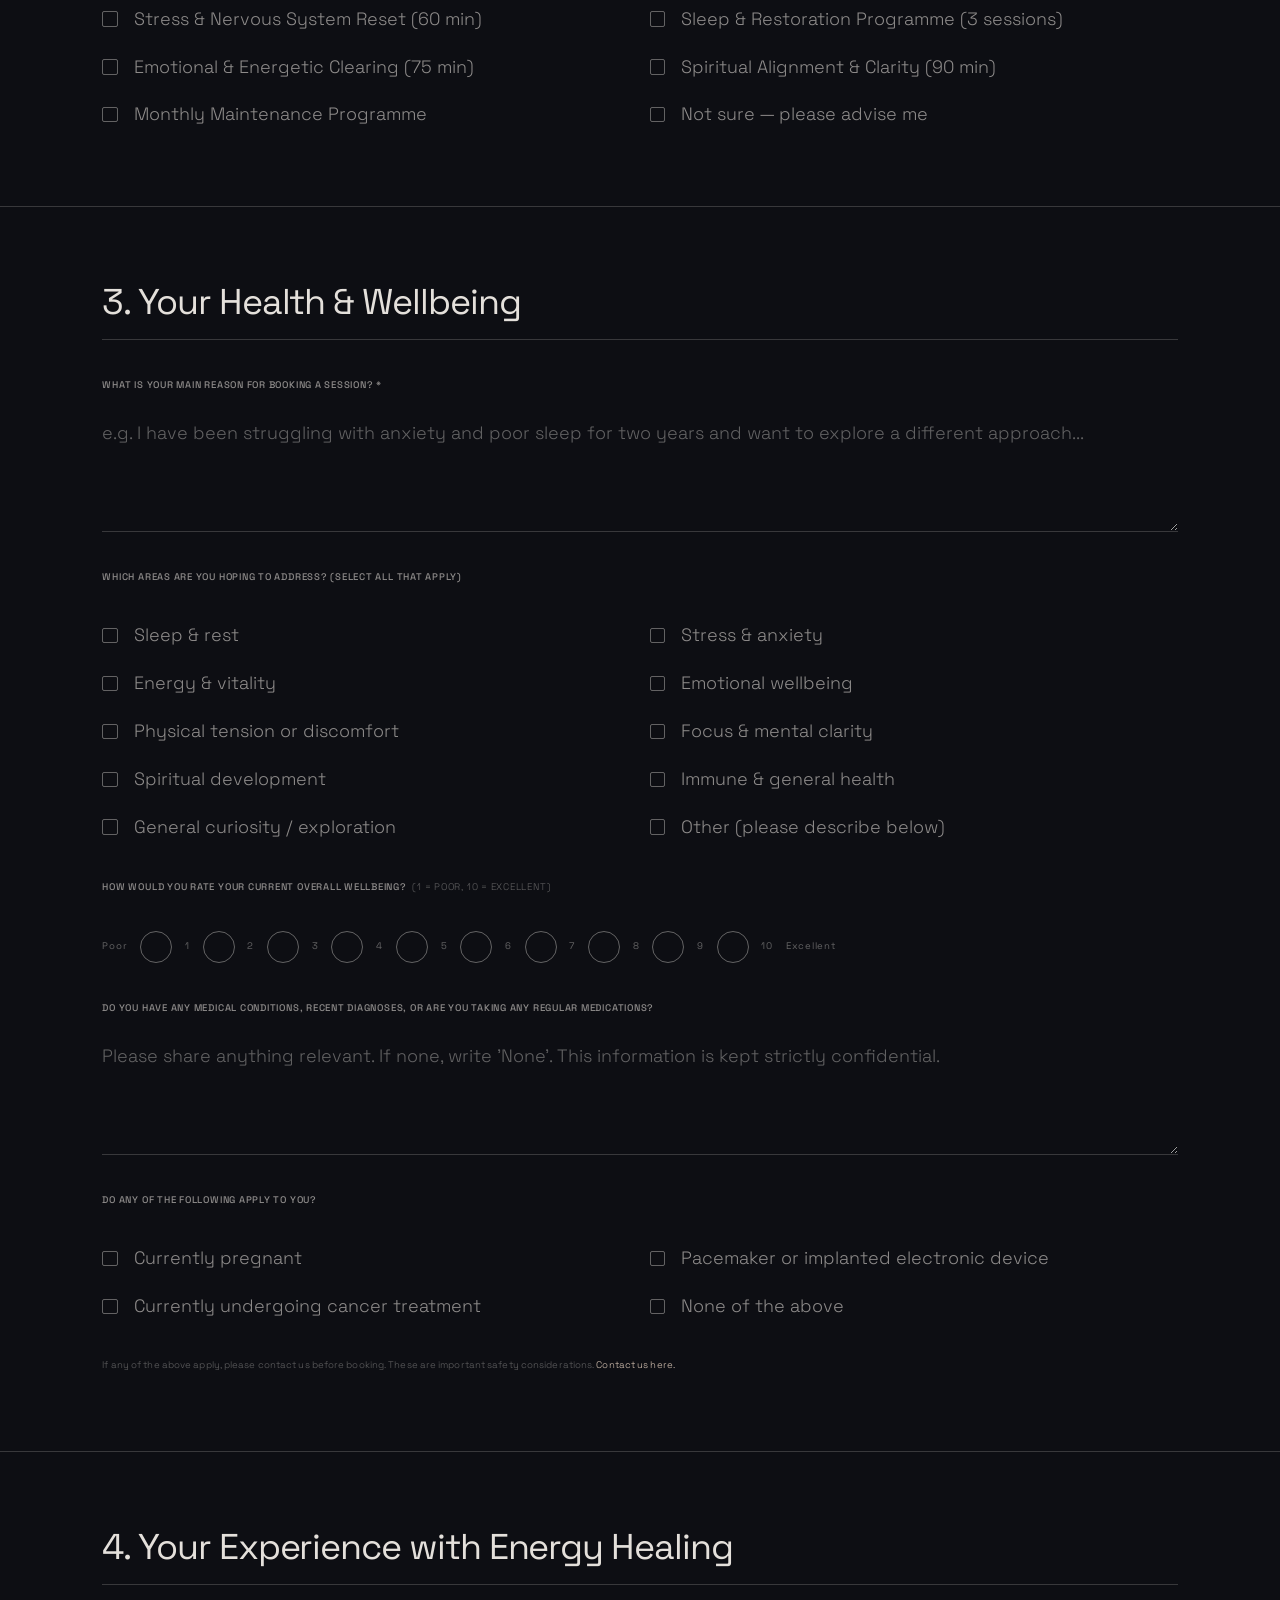
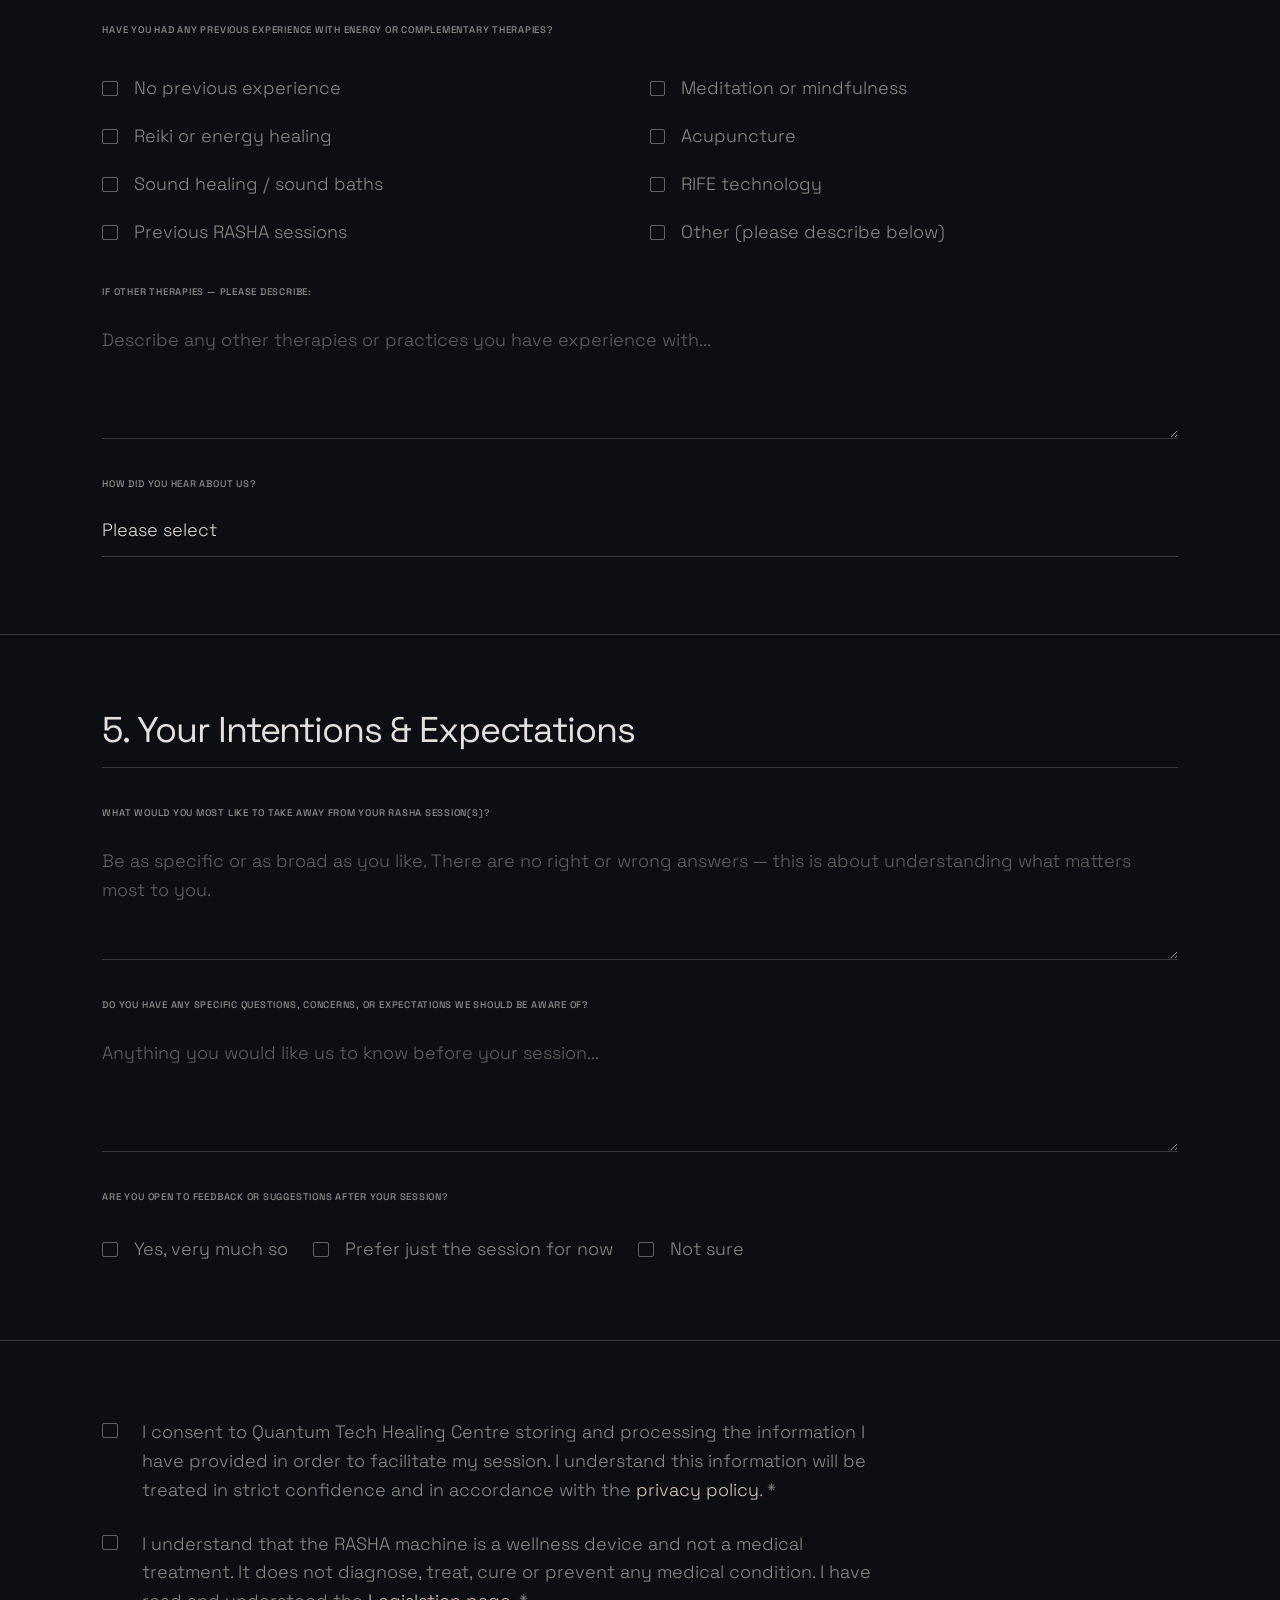
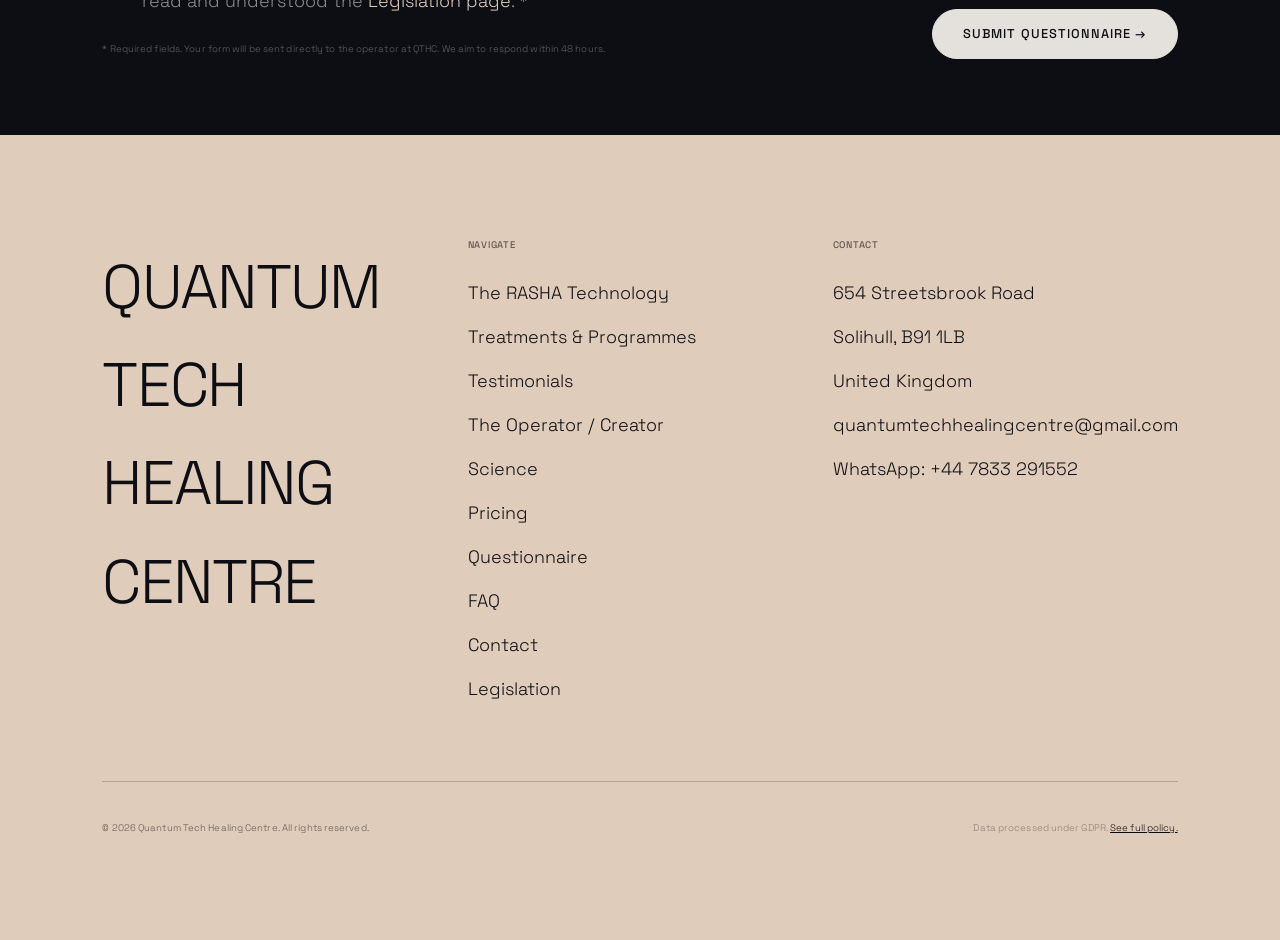
<file: Quantum Tech/site/questionnaire.html>
<!DOCTYPE html>
<html lang="en">
<head>
  <meta charset="UTF-8" />
  <meta name="viewport" content="width=device-width, initial-scale=1.0" />
  <title>Questionnaire — Quantum Tech Healing Centre</title>
  <meta name="description" content="Complete our pre-session questionnaire to help us create the best possible RASHA quantum healing experience for you." />
  <link rel="stylesheet" href="styles.css" />
  <link rel="preconnect" href="https://fonts.googleapis.com" />
  <link rel="preconnect" href="https://fonts.gstatic.com" crossorigin />
  <link href="https://fonts.googleapis.com/css2?family=Space+Grotesk:wght@300;400;500;600;700&display=swap" rel="stylesheet" />
  <style>
    .form-section-title {
      font-size: var(--font-h4);
      font-weight: 400;
      letter-spacing: var(--ls-heading);
      color: var(--color-light-grey);
      margin-bottom: 3vw;
      padding-bottom: 1.5vw;
      border-bottom: 1px solid var(--color-light-grey-02);
    }
    .form-block {
      padding: var(--section-pad-v-sm) var(--margin-h);
      border-top: 1px solid var(--color-light-grey-02);
    }
    .form-submit-row {
      padding: var(--section-pad-v-sm) var(--margin-h);
      border-top: 1px solid var(--color-light-grey-02);
      display: flex;
      align-items: flex-start;
      gap: 4vw;
      flex-wrap: wrap;
    }
    .form-rating {
      display: flex;
      gap: 1rem;
      align-items: center;
    }
    .form-rating input[type="radio"] {
      -webkit-appearance: none;
      appearance: none;
      width: 2.5vw;
      height: 2.5vw;
      min-width: 32px;
      min-height: 32px;
      border: 1px solid var(--color-light-grey-04);
      border-radius: 50%;
      background: transparent;
      cursor: pointer;
      display: flex;
      align-items: center;
      justify-content: center;
      position: relative;
      transition: border-color 0.3s, background 0.3s;
      font-size: var(--font-label);
    }
    .form-rating input[type="radio"]:checked {
      background: var(--color-sand);
      border-color: var(--color-sand);
    }
    .form-rating label {
      font-size: var(--font-label);
      color: var(--color-light-grey-04);
      letter-spacing: var(--ls-label);
      cursor: pointer;
    }
    @media (max-width: 600px) {
      .form-submit-row { flex-direction: column; }
      .form-rating input[type="radio"] { width: 8vw; height: 8vw; }
    }
  </style>
</head>
<body>

  <nav class="nav" role="navigation" aria-label="Main navigation">
    <div class="nav-inner">
      <a href="index.html" class="nav-logo">QTHC</a>
      <ul class="nav-links" role="list">
        <li><a href="rasha.html" class="nav-link">The RASHA</a></li>
        <li><a href="treatments.html" class="nav-link">Treatments &amp; Programmes</a></li>
        <li><a href="testimonials.html" class="nav-link">Testimonials</a></li>
        <li><a href="operator.html" class="nav-link">The Operator / Creator</a></li>
        <li><a href="science.html" class="nav-link">Science</a></li>
        <li><a href="pricing.html" class="nav-link">Pricing</a></li>
        <li><a href="faq.html" class="nav-link">FAQ</a></li>
        <li><a href="contact.html" class="nav-link">Contact</a></li>
      </ul>
      <button class="nav-hamburger" aria-label="Open menu">
        <span></span><span></span><span></span>
      </button>
    </div>
  </nav>

  <div class="nav-overlay" role="dialog" aria-label="Mobile navigation">
    <a href="rasha.html" class="overlay-link">The RASHA</a>
    <a href="treatments.html" class="overlay-link">Treatments &amp; Programmes</a>
    <a href="testimonials.html" class="overlay-link">Testimonials</a>
    <a href="operator.html" class="overlay-link">The Operator / Creator</a>
    <a href="science.html" class="overlay-link">Science</a>
    <a href="pricing.html" class="overlay-link">Pricing</a>
    <a href="faq.html" class="overlay-link">FAQ</a>
    <a href="contact.html" class="overlay-link">Contact</a>
  </div>

  <!-- ── Page Hero ────────────────────────────────────────── -->
  <header class="page-hero section-dark">
    <p class="page-label">Before your visit</p>
    <h1 class="page-title animate-in">
      <span class="title-mask"><span class="title-line">New Client</span></span>
      <span class="title-mask"><span class="title-line">Questionnaire</span></span>
    </h1>
    <p class="page-desc fade-up">
      Please complete this short questionnaire before your first session.
      Your answers help us understand your goals, current wellbeing, and the best way to
      tailor your RASHA experience. It takes approximately 10 minutes to complete.
    </p>
  </header>

  <div class="disclaimer-banner section-dark" style="text-align:left;">
    &#9679;&nbsp; All information shared is treated in strict confidence and in accordance with our
    <a href="legislation.html" style="color:var(--color-sand);">privacy policy</a>.
    It is shared only with the operator facilitating your session.
  </div>

  <!-- ── Form ─────────────────────────────────────────────── -->
  <!-- NOTE: To activate form submission, update the action attribute with your
       Formspree URL (https://formspree.io) or your email handler endpoint.
       Replace action="#" with action="https://formspree.io/f/YOUR_ID" -->
  <form action="#" method="POST" data-validate>

    <!-- Section 1: Personal Details -->
    <div class="form-block section-dark">
      <h2 class="form-section-title fade-up">1. About You</h2>
      <div class="form-grid">
        <div class="form-group fade-up">
          <label class="form-label" for="first-name">First Name *</label>
          <input class="form-input" type="text" id="first-name" name="first_name" required placeholder="Your first name" />
        </div>
        <div class="form-group fade-up">
          <label class="form-label" for="last-name">Last Name *</label>
          <input class="form-input" type="text" id="last-name" name="last_name" required placeholder="Your last name" />
        </div>
        <div class="form-group fade-up">
          <label class="form-label" for="email">Email Address *</label>
          <input class="form-input" type="email" id="email" name="email" required placeholder="your@email.com" />
        </div>
        <div class="form-group fade-up">
          <label class="form-label" for="phone">Phone Number</label>
          <input class="form-input" type="tel" id="phone" name="phone" placeholder="+44 7xxx xxxxxx" />
        </div>
        <div class="form-group fade-up">
          <label class="form-label" for="age">Age Range</label>
          <select class="form-select" id="age" name="age_range">
            <option value="" disabled selected>Select age range</option>
            <option value="18-25">18 – 25</option>
            <option value="26-35">26 – 35</option>
            <option value="36-45">36 – 45</option>
            <option value="46-55">46 – 55</option>
            <option value="56-65">56 – 65</option>
            <option value="66+">66 and over</option>
            <option value="prefer-not">Prefer not to say</option>
          </select>
        </div>
        <div class="form-group fade-up">
          <label class="form-label" for="location">Location (Town / City)</label>
          <input class="form-input" type="text" id="location" name="location" placeholder="e.g. London" />
        </div>
      </div>
    </div>

    <!-- Section 2: Treatment Selection -->
    <div class="form-block section-dark">
      <h2 class="form-section-title fade-up">2. Treatment Choice</h2>
      <div class="form-group fade-up">
        <label class="form-label">Which session are you interested in? (Select all that apply)</label>
        <div class="checkbox-group" style="margin-top:2vw;">
          <label class="checkbox-item">
            <input type="checkbox" name="treatment[]" value="intro" />
            <span class="checkbox-label">Introductory RASHA Session (45 min)</span>
          </label>
          <label class="checkbox-item">
            <input type="checkbox" name="treatment[]" value="full" />
            <span class="checkbox-label">Full RASHA Scalar Energy Session (90 min)</span>
          </label>
          <label class="checkbox-item">
            <input type="checkbox" name="treatment[]" value="stress" />
            <span class="checkbox-label">Stress &amp; Nervous System Reset (60 min)</span>
          </label>
          <label class="checkbox-item">
            <input type="checkbox" name="treatment[]" value="sleep" />
            <span class="checkbox-label">Sleep &amp; Restoration Programme (3 sessions)</span>
          </label>
          <label class="checkbox-item">
            <input type="checkbox" name="treatment[]" value="emotional" />
            <span class="checkbox-label">Emotional &amp; Energetic Clearing (75 min)</span>
          </label>
          <label class="checkbox-item">
            <input type="checkbox" name="treatment[]" value="spiritual" />
            <span class="checkbox-label">Spiritual Alignment &amp; Clarity (90 min)</span>
          </label>
          <label class="checkbox-item">
            <input type="checkbox" name="treatment[]" value="maintenance" />
            <span class="checkbox-label">Monthly Maintenance Programme</span>
          </label>
          <label class="checkbox-item">
            <input type="checkbox" name="treatment[]" value="unsure" />
            <span class="checkbox-label">Not sure — please advise me</span>
          </label>
        </div>
      </div>
    </div>

    <!-- Section 3: Health & Wellbeing -->
    <div class="form-block section-dark">
      <h2 class="form-section-title fade-up">3. Your Health &amp; Wellbeing</h2>

      <div class="form-group fade-up">
        <label class="form-label" for="main-concern">What is your main reason for booking a session? *</label>
        <textarea class="form-textarea" id="main-concern" name="main_concern" required
          placeholder="e.g. I have been struggling with anxiety and poor sleep for two years and want to explore a different approach..."></textarea>
      </div>

      <div class="form-group fade-up" style="margin-top:3vw;">
        <label class="form-label">Which areas are you hoping to address? (Select all that apply)</label>
        <div class="checkbox-group" style="margin-top:2vw;">
          <label class="checkbox-item">
            <input type="checkbox" name="goals[]" value="sleep" />
            <span class="checkbox-label">Sleep &amp; rest</span>
          </label>
          <label class="checkbox-item">
            <input type="checkbox" name="goals[]" value="stress" />
            <span class="checkbox-label">Stress &amp; anxiety</span>
          </label>
          <label class="checkbox-item">
            <input type="checkbox" name="goals[]" value="energy" />
            <span class="checkbox-label">Energy &amp; vitality</span>
          </label>
          <label class="checkbox-item">
            <input type="checkbox" name="goals[]" value="emotional" />
            <span class="checkbox-label">Emotional wellbeing</span>
          </label>
          <label class="checkbox-item">
            <input type="checkbox" name="goals[]" value="pain" />
            <span class="checkbox-label">Physical tension or discomfort</span>
          </label>
          <label class="checkbox-item">
            <input type="checkbox" name="goals[]" value="focus" />
            <span class="checkbox-label">Focus &amp; mental clarity</span>
          </label>
          <label class="checkbox-item">
            <input type="checkbox" name="goals[]" value="spiritual" />
            <span class="checkbox-label">Spiritual development</span>
          </label>
          <label class="checkbox-item">
            <input type="checkbox" name="goals[]" value="immune" />
            <span class="checkbox-label">Immune &amp; general health</span>
          </label>
          <label class="checkbox-item">
            <input type="checkbox" name="goals[]" value="curiosity" />
            <span class="checkbox-label">General curiosity / exploration</span>
          </label>
          <label class="checkbox-item">
            <input type="checkbox" name="goals[]" value="other-goals" />
            <span class="checkbox-label">Other (please describe below)</span>
          </label>
        </div>
      </div>

      <div class="form-group fade-up" style="margin-top:3vw;">
        <label class="form-label">How would you rate your current overall wellbeing?
          <span style="color:var(--color-light-grey-04);font-weight:300;">&nbsp;(1 = poor, 10 = excellent)</span>
        </label>
        <div class="form-rating" style="margin-top:2vw;flex-wrap:wrap;gap:0.8rem;">
          <label style="font-size:var(--font-label);color:var(--color-light-grey-04);">Poor</label>
          <input type="radio" name="wellbeing_rating" value="1" aria-label="1" /><label>1</label>
          <input type="radio" name="wellbeing_rating" value="2" aria-label="2" /><label>2</label>
          <input type="radio" name="wellbeing_rating" value="3" aria-label="3" /><label>3</label>
          <input type="radio" name="wellbeing_rating" value="4" aria-label="4" /><label>4</label>
          <input type="radio" name="wellbeing_rating" value="5" aria-label="5" /><label>5</label>
          <input type="radio" name="wellbeing_rating" value="6" aria-label="6" /><label>6</label>
          <input type="radio" name="wellbeing_rating" value="7" aria-label="7" /><label>7</label>
          <input type="radio" name="wellbeing_rating" value="8" aria-label="8" /><label>8</label>
          <input type="radio" name="wellbeing_rating" value="9" aria-label="9" /><label>9</label>
          <input type="radio" name="wellbeing_rating" value="10" aria-label="10" /><label>10</label>
          <label style="font-size:var(--font-label);color:var(--color-light-grey-04);">Excellent</label>
        </div>
      </div>

      <div class="form-group fade-up" style="margin-top:3vw;">
        <label class="form-label" for="medical-conditions">
          Do you have any medical conditions, recent diagnoses, or are you taking any regular medications?
        </label>
        <textarea class="form-textarea" id="medical-conditions" name="medical_conditions"
          placeholder="Please share anything relevant. If none, write 'None'. This information is kept strictly confidential."></textarea>
      </div>

      <div class="form-group fade-up" style="margin-top:3vw;">
        <label class="form-label">Do any of the following apply to you?</label>
        <div class="checkbox-group" style="margin-top:2vw;">
          <label class="checkbox-item">
            <input type="checkbox" name="contraindications[]" value="pregnant" />
            <span class="checkbox-label">Currently pregnant</span>
          </label>
          <label class="checkbox-item">
            <input type="checkbox" name="contraindications[]" value="pacemaker" />
            <span class="checkbox-label">Pacemaker or implanted electronic device</span>
          </label>
          <label class="checkbox-item">
            <input type="checkbox" name="contraindications[]" value="cancer-treatment" />
            <span class="checkbox-label">Currently undergoing cancer treatment</span>
          </label>
          <label class="checkbox-item">
            <input type="checkbox" name="contraindications[]" value="none" />
            <span class="checkbox-label">None of the above</span>
          </label>
        </div>
        <p class="form-disclaimer">
          If any of the above apply, please contact us before booking. These are important safety considerations.
          <a href="contact.html" style="color:var(--color-sand);">Contact us here.</a>
        </p>
      </div>
    </div>

    <!-- Section 4: Previous Experience -->
    <div class="form-block section-dark">
      <h2 class="form-section-title fade-up">4. Your Experience with Energy Healing</h2>

      <div class="form-group fade-up">
        <label class="form-label">Have you had any previous experience with energy or complementary therapies?</label>
        <div class="checkbox-group" style="margin-top:2vw;">
          <label class="checkbox-item">
            <input type="checkbox" name="previous_therapies[]" value="none" />
            <span class="checkbox-label">No previous experience</span>
          </label>
          <label class="checkbox-item">
            <input type="checkbox" name="previous_therapies[]" value="meditation" />
            <span class="checkbox-label">Meditation or mindfulness</span>
          </label>
          <label class="checkbox-item">
            <input type="checkbox" name="previous_therapies[]" value="reiki" />
            <span class="checkbox-label">Reiki or energy healing</span>
          </label>
          <label class="checkbox-item">
            <input type="checkbox" name="previous_therapies[]" value="acupuncture" />
            <span class="checkbox-label">Acupuncture</span>
          </label>
          <label class="checkbox-item">
            <input type="checkbox" name="previous_therapies[]" value="sound" />
            <span class="checkbox-label">Sound healing / sound baths</span>
          </label>
          <label class="checkbox-item">
            <input type="checkbox" name="previous_therapies[]" value="rife" />
            <span class="checkbox-label">RIFE technology</span>
          </label>
          <label class="checkbox-item">
            <input type="checkbox" name="previous_therapies[]" value="rasha" />
            <span class="checkbox-label">Previous RASHA sessions</span>
          </label>
          <label class="checkbox-item">
            <input type="checkbox" name="previous_therapies[]" value="other-therapy" />
            <span class="checkbox-label">Other (please describe below)</span>
          </label>
        </div>
      </div>

      <div class="form-group fade-up" style="margin-top:3vw;">
        <label class="form-label" for="other-therapy-detail">If other therapies — please describe:</label>
        <textarea class="form-textarea" id="other-therapy-detail" name="other_therapy_detail"
          placeholder="Describe any other therapies or practices you have experience with..."></textarea>
      </div>

      <div class="form-group fade-up" style="margin-top:3vw;">
        <label class="form-label" for="how-heard">How did you hear about us?</label>
        <select class="form-select" id="how-heard" name="how_heard">
          <option value="" disabled selected>Please select</option>
          <option value="word-of-mouth">Word of mouth / personal recommendation</option>
          <option value="social-media">Social media</option>
          <option value="search">Internet search</option>
          <option value="event">Event or talk</option>
          <option value="existing-client">I am an existing client</option>
          <option value="other">Other</option>
        </select>
      </div>
    </div>

    <!-- Section 5: Expectations -->
    <div class="form-block section-dark">
      <h2 class="form-section-title fade-up">5. Your Intentions &amp; Expectations</h2>

      <div class="form-group fade-up">
        <label class="form-label" for="intentions">
          What would you most like to take away from your RASHA session(s)?
        </label>
        <textarea class="form-textarea" id="intentions" name="intentions"
          placeholder="Be as specific or as broad as you like. There are no right or wrong answers — this is about understanding what matters most to you."></textarea>
      </div>

      <div class="form-group fade-up" style="margin-top:3vw;">
        <label class="form-label" for="expectations">
          Do you have any specific questions, concerns, or expectations we should be aware of?
        </label>
        <textarea class="form-textarea" id="expectations" name="expectations"
          placeholder="Anything you would like us to know before your session..."></textarea>
      </div>

      <div class="form-group fade-up" style="margin-top:3vw;">
        <label class="form-label">Are you open to feedback or suggestions after your session?</label>
        <div style="display:flex;gap:2vw;margin-top:1.5vw;flex-wrap:wrap;">
          <label class="checkbox-item">
            <input type="radio" name="open_to_feedback" value="yes" />
            <span class="checkbox-label">Yes, very much so</span>
          </label>
          <label class="checkbox-item">
            <input type="radio" name="open_to_feedback" value="session-only" />
            <span class="checkbox-label">Prefer just the session for now</span>
          </label>
          <label class="checkbox-item">
            <input type="radio" name="open_to_feedback" value="unsure" />
            <span class="checkbox-label">Not sure</span>
          </label>
        </div>
      </div>
    </div>

    <!-- Section 6: Consent & Submit -->
    <div class="form-submit-row section-dark">
      <div style="flex:1;min-width:300px;">
        <div class="form-group fade-up">
          <label class="checkbox-item" style="align-items:flex-start;gap:1.5rem;">
            <input type="checkbox" name="consent_data" required style="margin-top:0.3rem;flex-shrink:0;" />
            <span class="checkbox-label">
              I consent to Quantum Tech Healing Centre storing and processing the information
              I have provided in order to facilitate my session. I understand this information
              will be treated in strict confidence and in accordance with the
              <a href="legislation.html" style="color:var(--color-sand);">privacy policy</a>. *
            </span>
          </label>
        </div>
        <div class="form-group fade-up" style="margin-top:2vw;">
          <label class="checkbox-item" style="align-items:flex-start;gap:1.5rem;">
            <input type="checkbox" name="consent_terms" required style="margin-top:0.3rem;flex-shrink:0;" />
            <span class="checkbox-label">
              I understand that the RASHA machine is a wellness device and not a medical treatment.
              It does not diagnose, treat, cure or prevent any medical condition. I have read
              and understood the <a href="legislation.html" style="color:var(--color-sand);">Legislation page</a>. *
            </span>
          </label>
        </div>
        <p class="form-disclaimer" style="margin-top:2vw;">
          * Required fields. Your form will be sent directly to the operator at QTHC.
          We aim to respond within 48 hours.
        </p>
      </div>
      <div class="fade-up" style="align-self:flex-end;">
        <button type="submit" class="btn btn-primary" style="font-size:var(--font-cta);">
          Submit Questionnaire &rarr;
        </button>
      </div>
    </div>

  </form>

  <!-- ── Footer ───────────────────────────────────────────── -->
  <footer class="footer" role="contentinfo">
    <div class="footer-grid">
      <div>
        <p class="footer-logo">Quantum Tech<br>Healing Centre</p>
      </div>
      <div>
        <p class="footer-col-title">Navigate</p>
        <ul class="footer-links">
          <li><a href="rasha.html" class="footer-link">The RASHA Technology</a></li>
          <li><a href="treatments.html" class="footer-link">Treatments &amp; Programmes</a></li>
          <li><a href="testimonials.html" class="footer-link">Testimonials</a></li>
          <li><a href="operator.html" class="footer-link">The Operator / Creator</a></li>
          <li><a href="science.html" class="footer-link">Science</a></li>
          <li><a href="pricing.html" class="footer-link">Pricing</a></li>
          <li><a href="questionnaire.html" class="footer-link">Questionnaire</a></li>
          <li><a href="faq.html" class="footer-link">FAQ</a></li>
          <li><a href="contact.html" class="footer-link">Contact</a></li>
          <li><a href="legislation.html" class="footer-link">Legislation</a></li>
        </ul>
      </div>
      <div>
        <p class="footer-col-title">Contact</p>
        <ul class="footer-links">
          <li class="footer-link">654 Streetsbrook Road</li>
          <li class="footer-link">Solihull, B91 1LB</li>
          <li class="footer-link">United Kingdom</li>
          <li><a href="mailto:quantumtechhealingcentre@gmail.com" class="footer-link">quantumtechhealingcentre@gmail.com</a></li>
          <li><a href="https://wa.me/447833291552" class="footer-link" target="_blank" rel="noopener">WhatsApp: +44 7833 291552</a></li>
        </ul>
      </div>
    </div>
    <div class="footer-bottom">
      <p class="footer-copyright">&copy; 2026 Quantum Tech Healing Centre. All rights reserved.</p>
      <p class="footer-disclaimer">
        Data processed under GDPR. <a href="legislation.html" style="color:var(--color-dark-grey);text-decoration:underline;">See full policy.</a>
      </p>
    </div>
  </footer>

  <script src="main.js"></script>
</body>
</html>
</file>
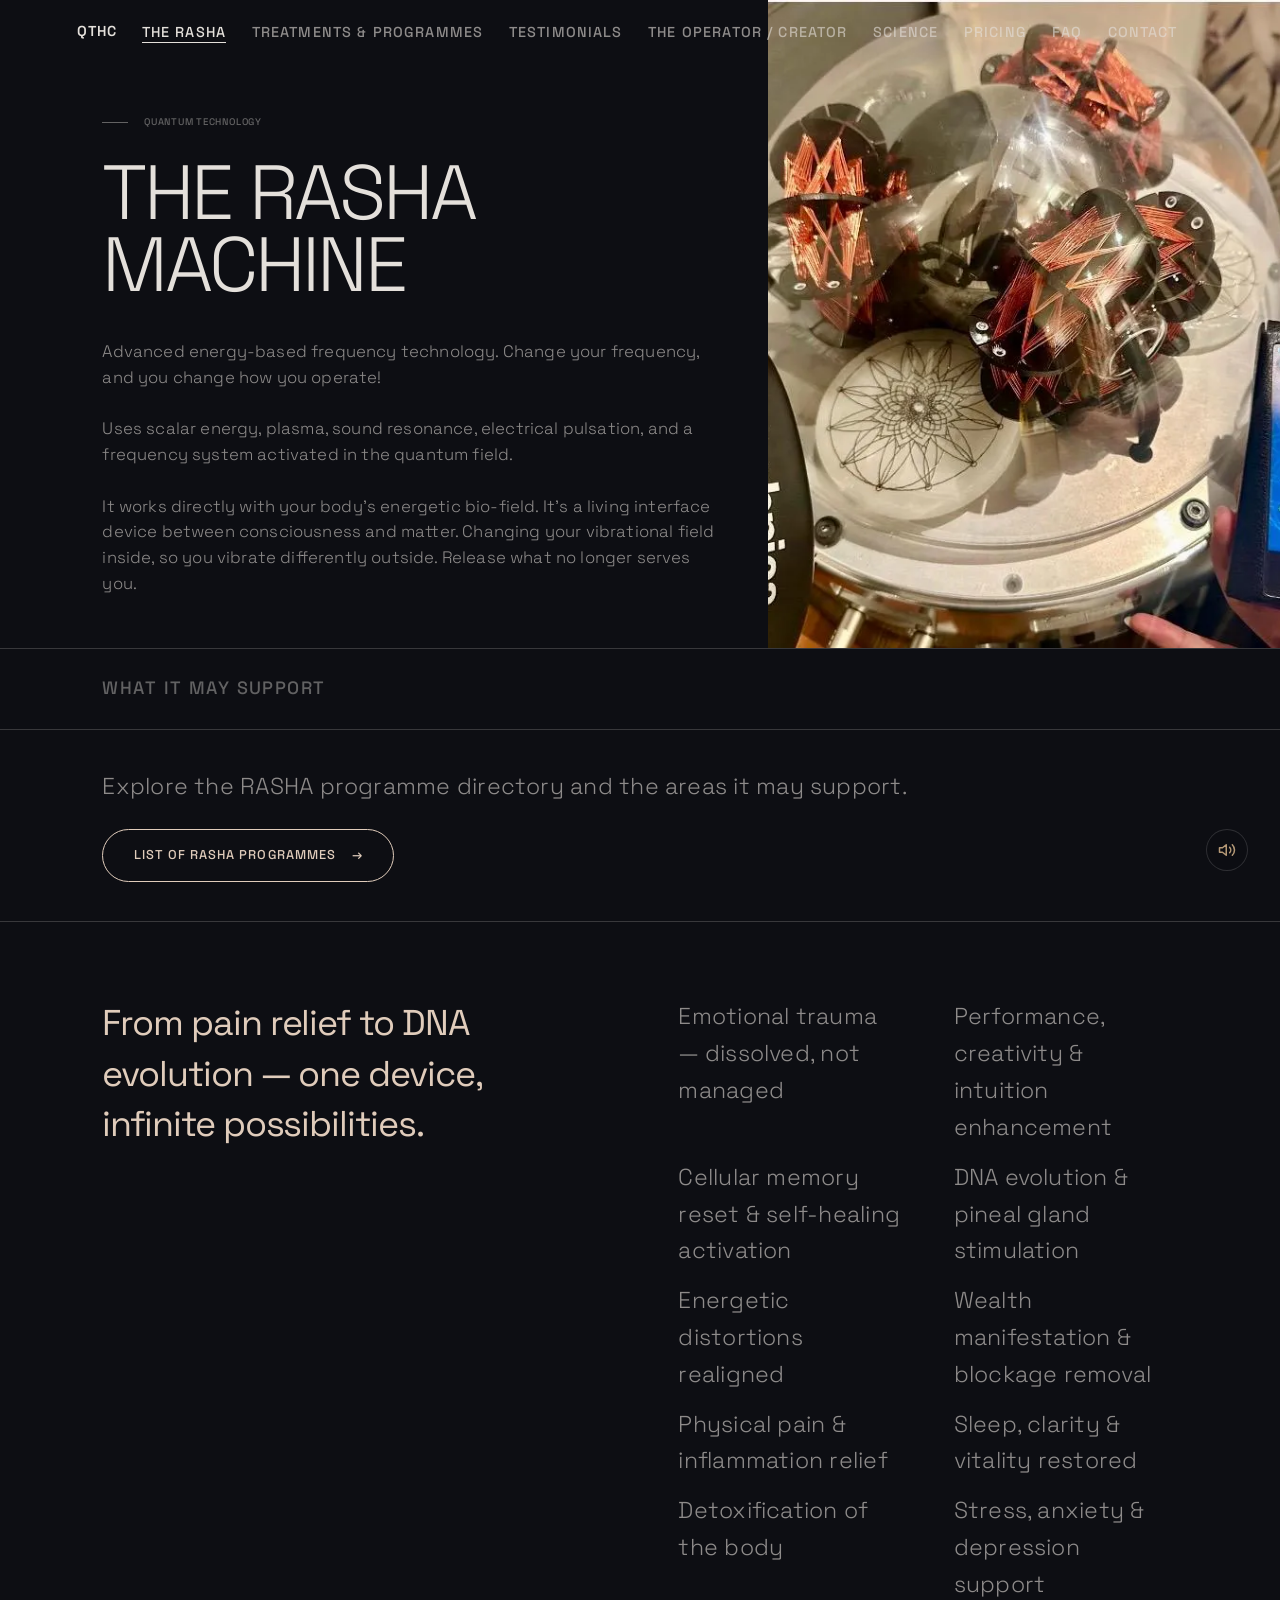
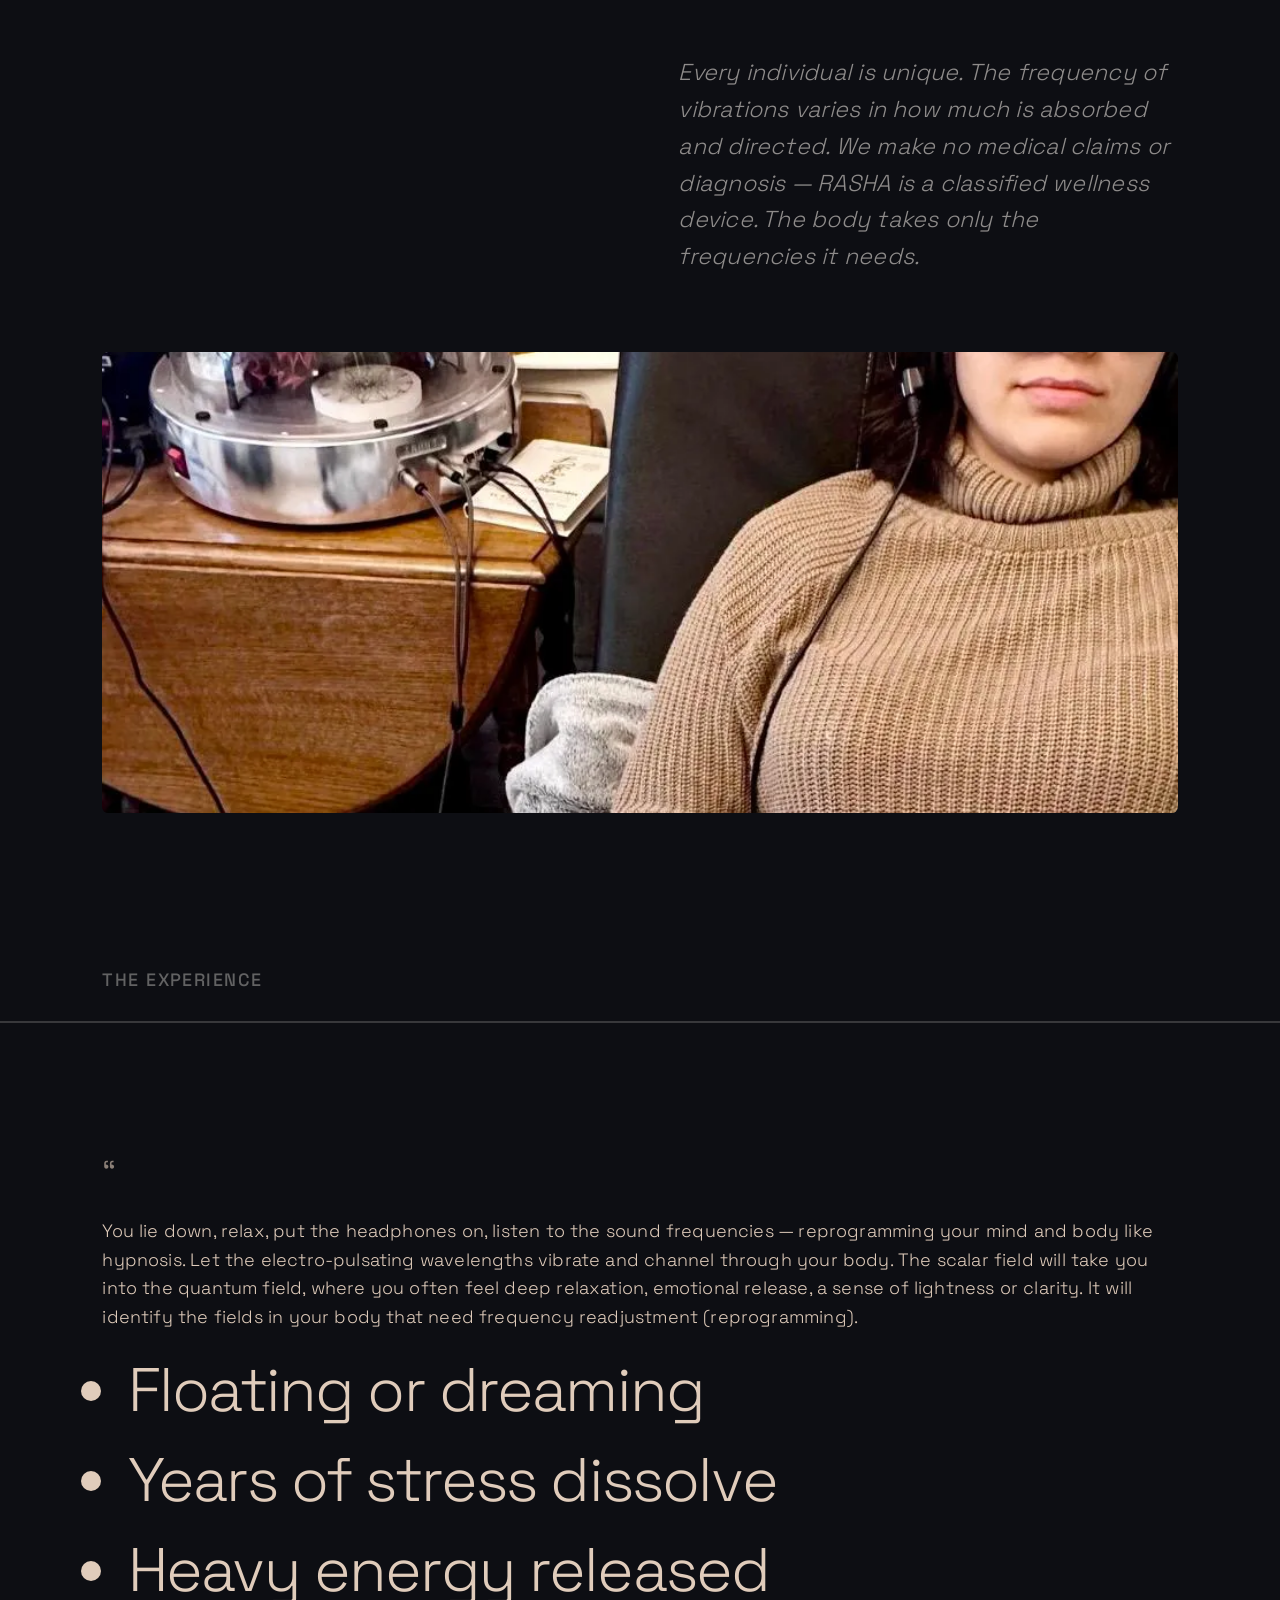
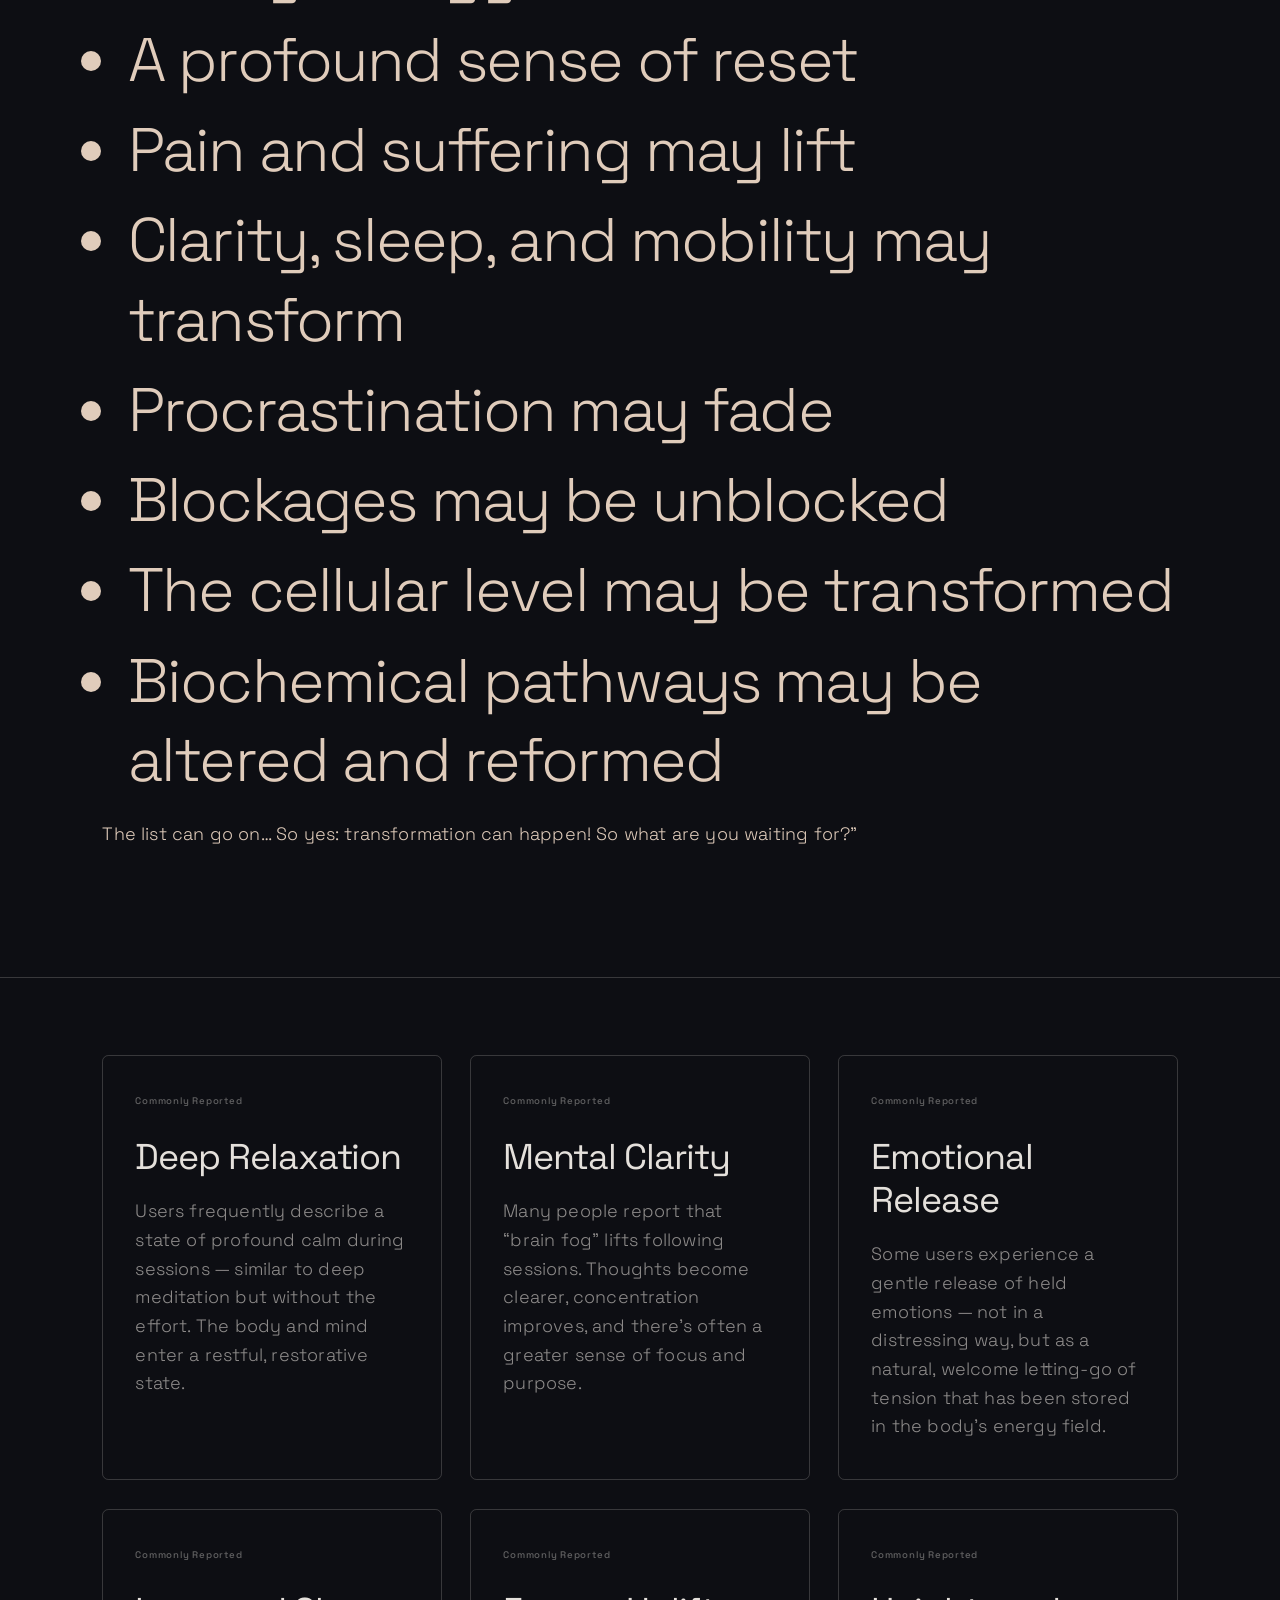
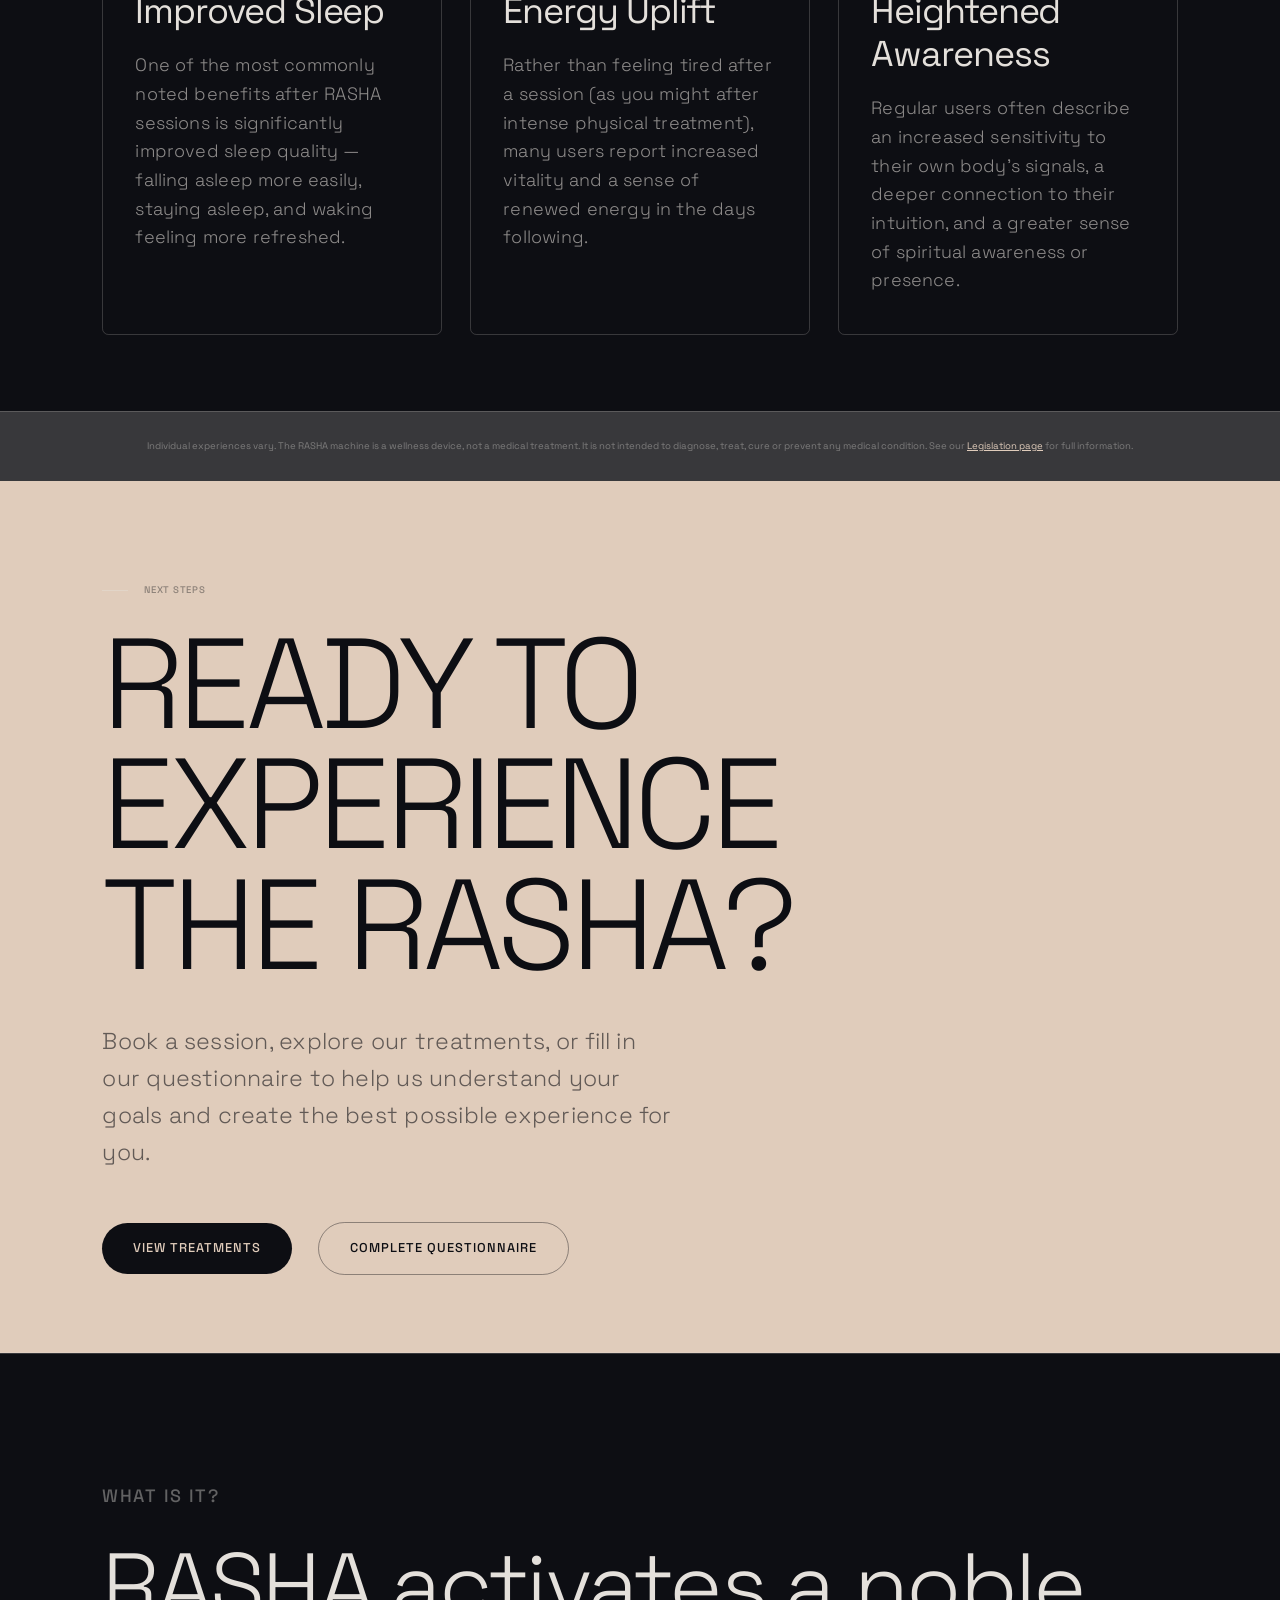
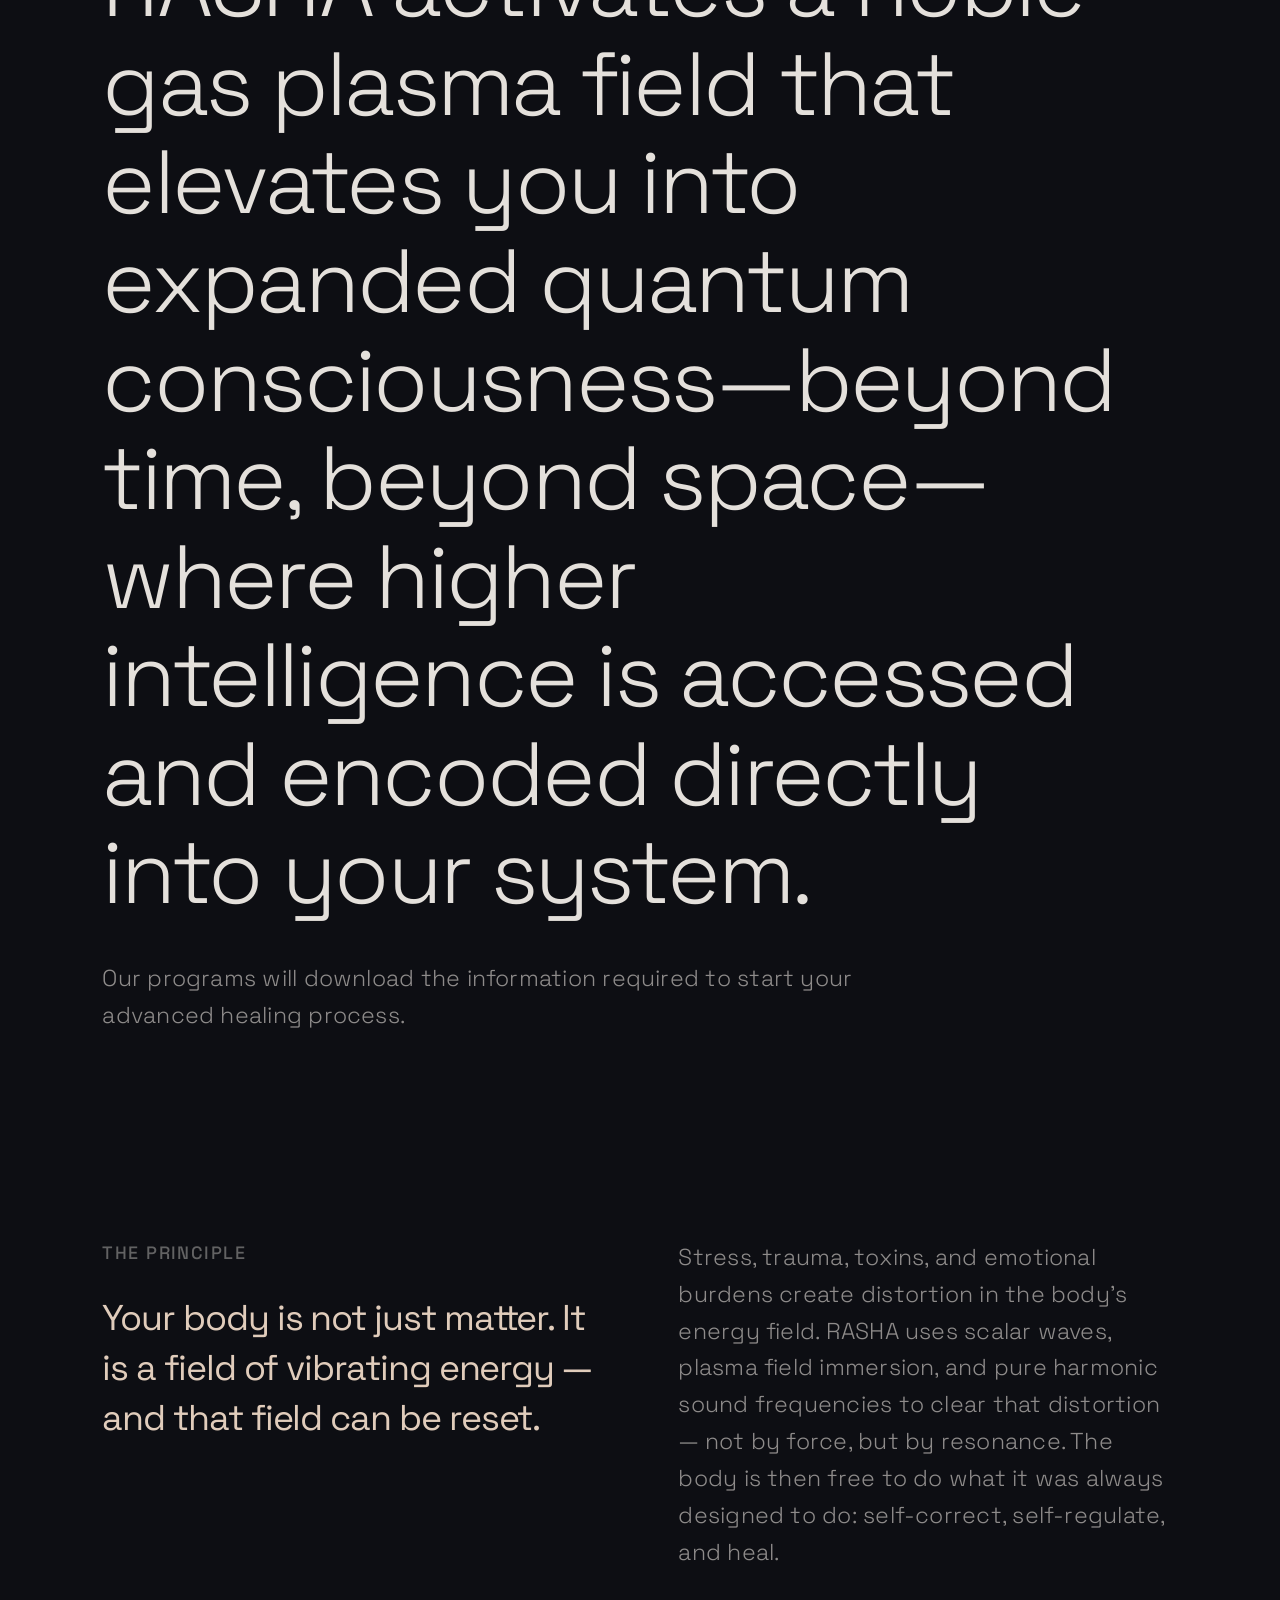
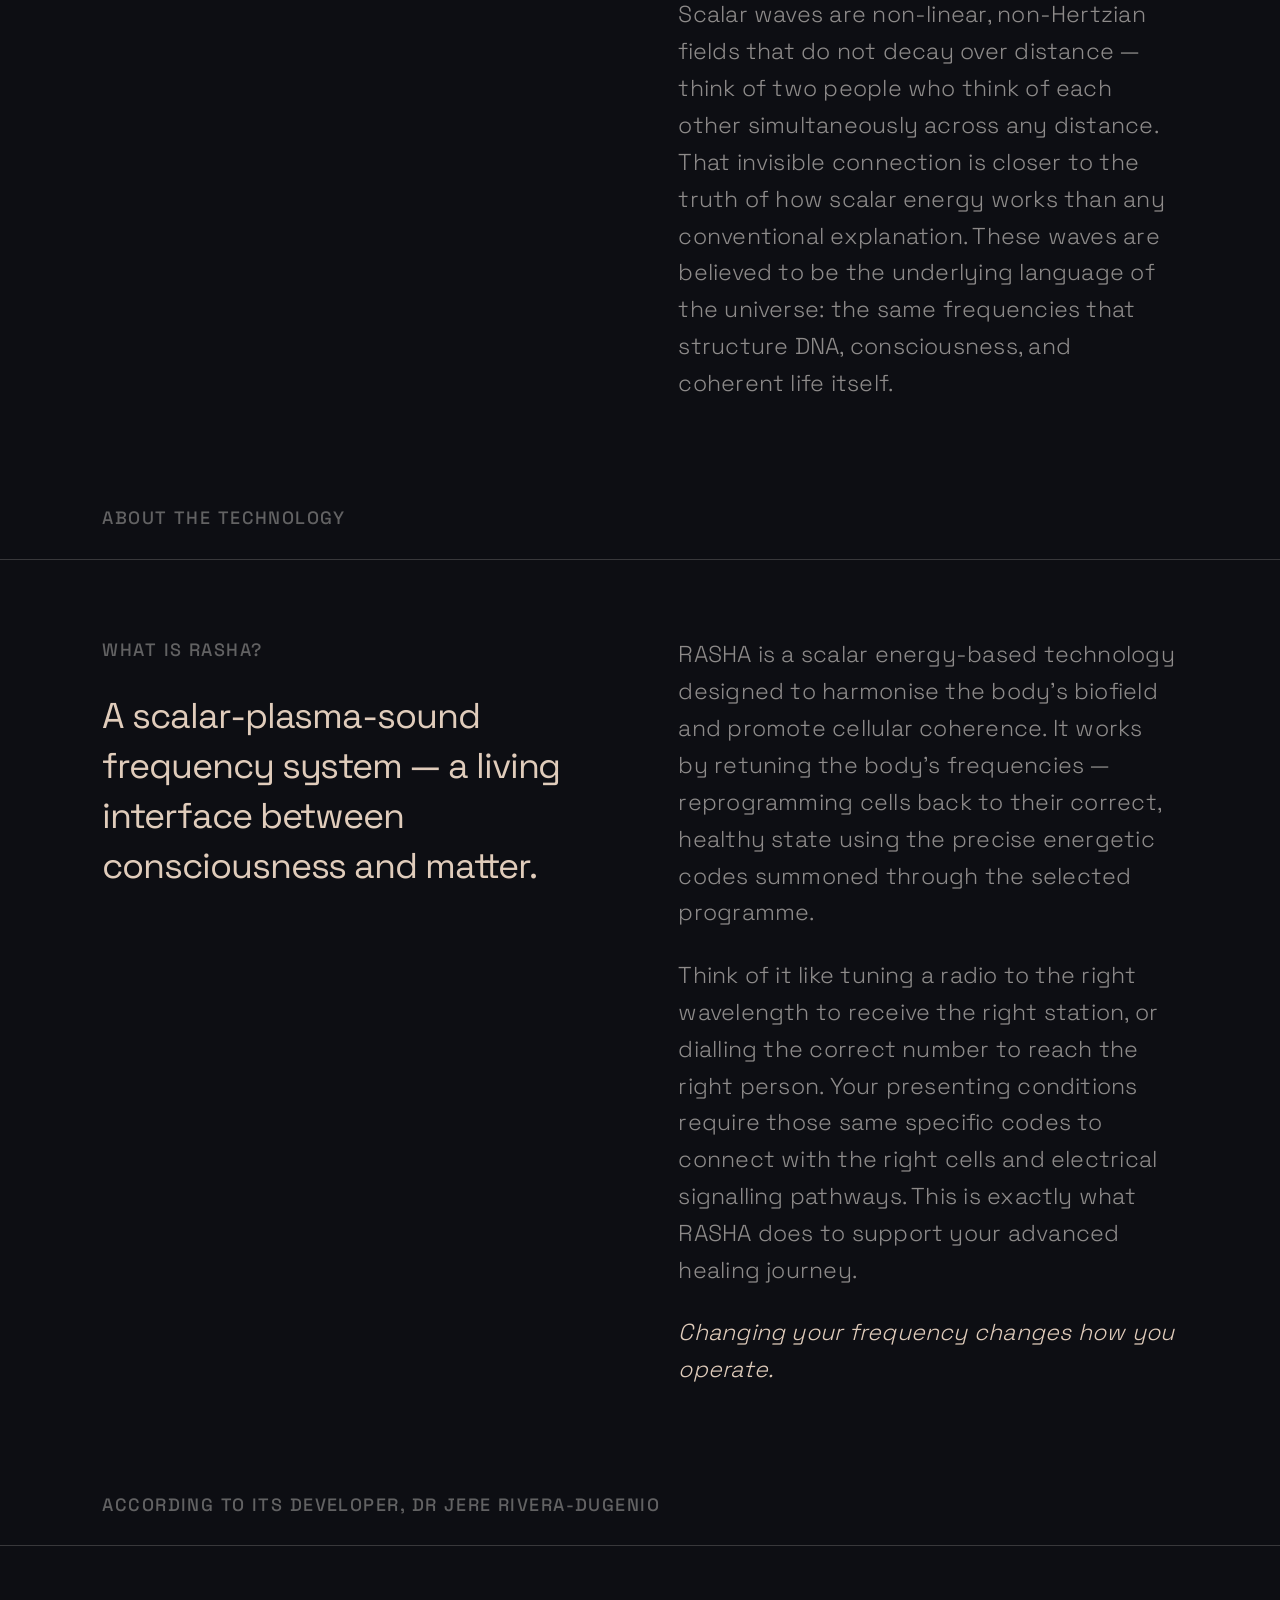
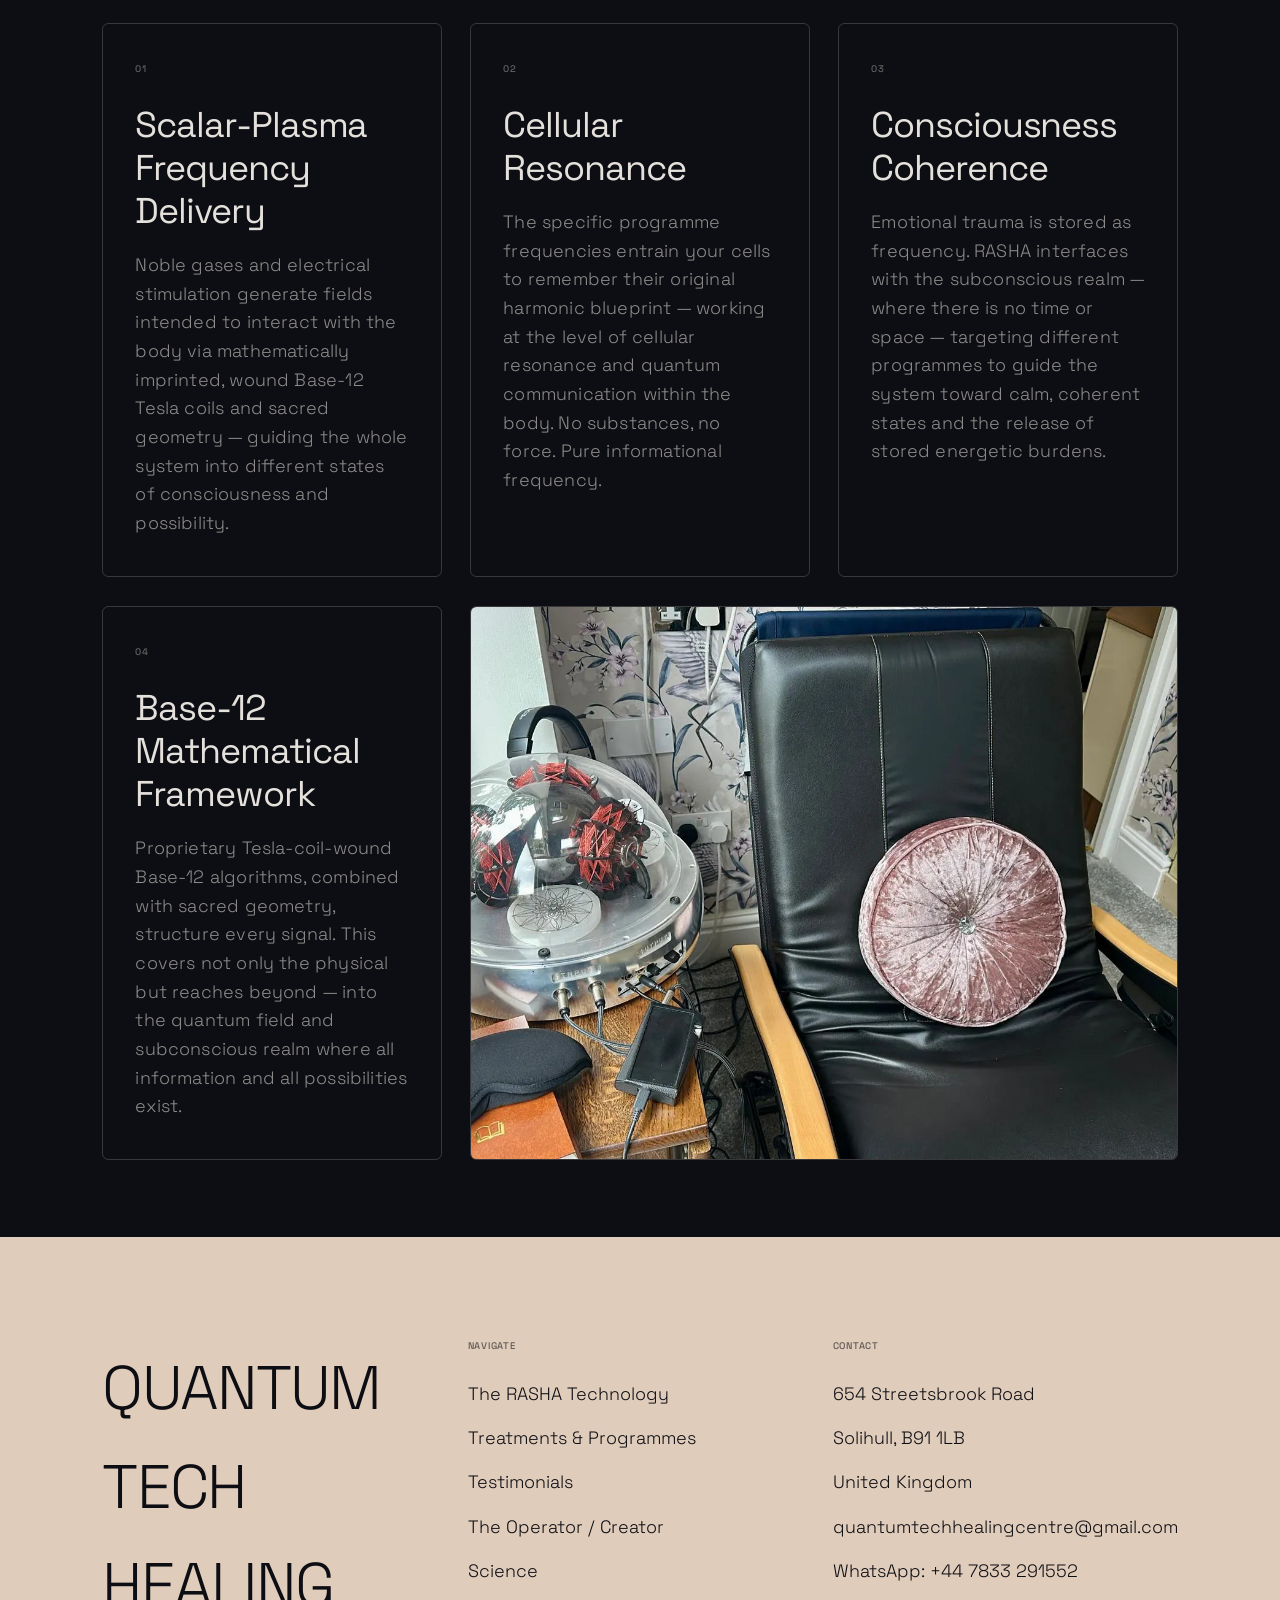
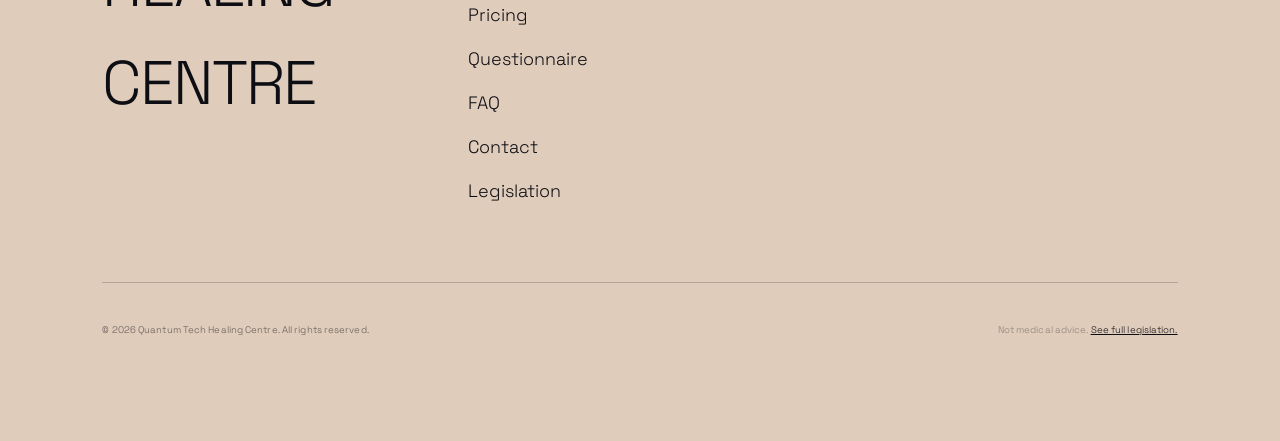
<file: Quantum Tech/site/rasha.html>
<!DOCTYPE html>
<html lang="en">
<head>
  <meta charset="UTF-8" />
  <meta name="viewport" content="width=device-width, initial-scale=1.0" />
  <title>The RASHA Technology — Quantum Tech Healing Centre</title>
  <meta name="description" content="Discover the RASHA machine — scalar energy quantum technology rooted in the work of Nikola Tesla and Royal Rife. Learn how quantum healing works." />
  <link rel="stylesheet" href="styles.css" />
  <link rel="preconnect" href="https://fonts.googleapis.com" />
  <link rel="preconnect" href="https://fonts.gstatic.com" crossorigin />
  <link href="https://fonts.googleapis.com/css2?family=Space+Grotesk:wght@300;400;500;600;700&display=swap" rel="stylesheet" />
</head>
<body>

  <!-- ── Navigation ──────────────────────────────────────── -->
  <nav class="nav" role="navigation" aria-label="Main navigation">
    <div class="nav-inner">
      <a href="index.html" class="nav-logo">QTHC</a>
      <ul class="nav-links" role="list">
        <li><a href="rasha.html" class="nav-link">The RASHA</a></li>
        <li><a href="treatments.html" class="nav-link">Treatments &amp; Programmes</a></li>
        <li><a href="testimonials.html" class="nav-link">Testimonials</a></li>
        <li><a href="operator.html" class="nav-link">The Operator / Creator</a></li>
        <li><a href="science.html" class="nav-link">Science</a></li>
        <li><a href="pricing.html" class="nav-link">Pricing</a></li>
        <li><a href="faq.html" class="nav-link">FAQ</a></li>
        <li><a href="contact.html" class="nav-link">Contact</a></li>
      </ul>
      <button class="nav-hamburger" aria-label="Open menu">
        <span></span><span></span><span></span>
      </button>
    </div>
  </nav>

  <div class="nav-overlay" role="dialog" aria-label="Mobile navigation">
    <a href="rasha.html" class="overlay-link">The RASHA</a>
    <a href="treatments.html" class="overlay-link">Treatments &amp; Programmes</a>
    <a href="testimonials.html" class="overlay-link">Testimonials</a>
    <a href="operator.html" class="overlay-link">The Operator / Creator</a>
    <a href="science.html" class="overlay-link">Science</a>
    <a href="pricing.html" class="overlay-link">Pricing</a>
    <a href="faq.html" class="overlay-link">FAQ</a>
    <a href="contact.html" class="overlay-link">Contact</a>
  </div>

  <!-- ── Page Hero ────────────────────────────────────────── -->
  <header class="section-dark split-page-hero">
    <div class="page-hero split-page-hero-content">
      <p class="page-label">Quantum Technology</p>
      <h1 class="page-title animate-in">
        <span class="title-mask"><span class="title-line">The RASHA</span></span>
        <span class="title-mask"><span class="title-line">Machine</span></span>
      </h1>
      <p class="page-desc fade-up" style="font-size:clamp(0.85rem,1.3vw,1.25rem);line-height:1.55;">
        Advanced energy-based frequency technology. Change your frequency, and you change how you operate!<br><br>
        Uses scalar energy, plasma, sound resonance, electrical pulsation, and a frequency system activated in the quantum field.<br><br>
        It works directly with your body&rsquo;s energetic bio-field. It&rsquo;s a living interface device between consciousness and matter. Changing your vibrational field inside, so you vibrate differently outside. Release what no longer serves you.
      </p>
    </div>
    <div class="split-page-hero-image">
      <img loading="lazy" decoding="async" src="images/WhatsApp Image 2026-04-11 at 23.10.42.webp" alt="RASHA machine in session" style="width:100%;height:100%;object-fit:cover;object-position:center;display:block;" />
    </div>
  </header>

  <!-- ── What It Allows ───────────────────────────────────── -->
  <section class="section-dark" style="padding-top:0;">
    <div class="section-label">
      <span class="label">What it may support</span>
    </div>
    <div style="padding:3vw var(--margin-h);border-bottom:1px solid var(--color-light-grey-02);">
      <p class="body-lg text-muted" style="margin-bottom:1.5rem;">Explore the RASHA programme directory and the areas it may support.</p>
      <a class="btn btn-outline" href="treatments.html#programme-guide" style="display:inline-flex;align-items:center;gap:1rem;color:var(--color-sand);border-color:var(--color-sand);">List of RASHA Programmes <span aria-hidden="true">&rarr;</span></a>
    </div>
    <div class="info-block">
      <div class="fade-up">
        <h3 class="h4" style="color:var(--color-sand);line-height:1.4;letter-spacing:var(--ls-heading);">
          From pain relief to DNA evolution &mdash; one device, infinite possibilities.
        </h3>
      </div>
      <div class="fade-up">
        <div style="display:grid;grid-template-columns:1fr 1fr;gap:1vw 4vw;">
          <p class="body-lg text-muted">Emotional trauma &mdash; dissolved, not managed</p>
          <p class="body-lg text-muted">Performance, creativity &amp; intuition enhancement</p>
          <p class="body-lg text-muted">Cellular memory reset &amp; self-healing activation</p>
          <p class="body-lg text-muted">DNA evolution &amp; pineal gland stimulation</p>
          <p class="body-lg text-muted">Energetic distortions realigned</p>
          <p class="body-lg text-muted">Wealth manifestation &amp; blockage removal</p>
          <p class="body-lg text-muted">Physical pain &amp; inflammation relief</p>
          <p class="body-lg text-muted">Sleep, clarity &amp; vitality restored</p>
          <p class="body-lg text-muted">Detoxification of the body</p>
          <p class="body-lg text-muted">Stress, anxiety &amp; depression support</p>
        </div>
        <p class="body-lg text-muted mt-md" style="font-style:italic;">
          Every individual is unique. The frequency of vibrations varies in how much is absorbed
          and directed. We make no medical claims or diagnosis &mdash; RASHA is a classified
          wellness device. The body takes only the frequencies it needs.

        </p>
      </div>
    </div>
  </section>

  <!-- ── RASHA image ──────────────────────────────────────── -->
  <div class="section-dark" style="padding:0 var(--margin-h);">
    <div class="fade-up" style="overflow:hidden;border-radius:0.5vw;">
      <img loading="lazy" decoding="async" src="images/WhatsApp Image 2026-04-09 at 23.30.02 (2).webp" alt="RASHA healing session" style="width:100%;aspect-ratio:21/9;object-fit:cover;display:block;" />
    </div>
  </div>

  <!-- ── What It Feels Like ──────────────────────────────── -->
  <section class="section-dark" style="padding:var(--section-pad-v) 0 0;">
    <div class="section-label">
      <span class="label">The experience</span>
    </div>

    <div class="pull-quote fade-up">
      <span class="quote-mark">&ldquo;</span>
      <p>You lie down, relax, put the headphones on, listen to the sound frequencies &mdash; reprogramming your mind and body like hypnosis. Let the electro-pulsating wavelengths vibrate and channel through your body. The scalar field will take you into the quantum field, where you often feel deep relaxation, emotional release, a sense of lightness or clarity. It will identify the fields in your body that need frequency readjustment (reprogramming).</p>
      <ul style="margin-top:1.5vw;margin-left:2vw;list-style:disc;display:flex;flex-direction:column;gap:0.8vw;">
        <li>Floating or dreaming</li>
        <li>Years of stress dissolve</li>
        <li>Heavy energy released</li>
        <li>A profound sense of reset</li>
        <li>Pain and suffering may lift</li>
        <li>Clarity, sleep, and mobility may transform</li>
        <li>Procrastination may fade</li>
        <li>Blockages may be unblocked</li>
        <li>The cellular level may be transformed</li>
        <li>Biochemical pathways may be altered and reformed</li>
      </ul>
      <p style="margin-top:1.5vw;">The list can go on&hellip; So yes: transformation can happen! So what are you waiting for?&rdquo;</p>
    </div>

    <div class="card-grid" data-stagger="0.12">
      <div class="card fade-up">
        <span class="card-number">Commonly Reported</span>
        <h3 class="card-title">Deep Relaxation</h3>
        <p class="card-body">
          Users frequently describe a state of profound calm during sessions — similar to deep meditation
          but without the effort. The body and mind enter a restful, restorative state.
        </p>
      </div>
      <div class="card fade-up">
        <span class="card-number">Commonly Reported</span>
        <h3 class="card-title">Mental Clarity</h3>
        <p class="card-body">
          Many people report that &ldquo;brain fog&rdquo; lifts following sessions. Thoughts become clearer,
          concentration improves, and there&rsquo;s often a greater sense of focus and purpose.
        </p>
      </div>
      <div class="card fade-up">
        <span class="card-number">Commonly Reported</span>
        <h3 class="card-title">Emotional Release</h3>
        <p class="card-body">
          Some users experience a gentle release of held emotions — not in a distressing way, but
          as a natural, welcome letting-go of tension that has been stored in the body&rsquo;s energy field.
        </p>
      </div>
      <div class="card fade-up">
        <span class="card-number">Commonly Reported</span>
        <h3 class="card-title">Improved Sleep</h3>
        <p class="card-body">
          One of the most commonly noted benefits after RASHA sessions is significantly improved sleep
          quality — falling asleep more easily, staying asleep, and waking feeling more refreshed.
        </p>
      </div>
      <div class="card fade-up">
        <span class="card-number">Commonly Reported</span>
        <h3 class="card-title">Energy Uplift</h3>
        <p class="card-body">
          Rather than feeling tired after a session (as you might after intense physical treatment),
          many users report increased vitality and a sense of renewed energy in the days following.
        </p>
      </div>
      <div class="card fade-up">
        <span class="card-number">Commonly Reported</span>
        <h3 class="card-title">Heightened Awareness</h3>
        <p class="card-body">
          Regular users often describe an increased sensitivity to their own body&rsquo;s signals, a deeper
          connection to their intuition, and a greater sense of spiritual awareness or presence.
        </p>
      </div>
    </div>

    <div class="disclaimer-banner">
      Individual experiences vary. The RASHA machine is a wellness device, not a medical treatment. It is not intended to diagnose, treat, cure or prevent any medical condition.
      See our <a href="legislation.html">Legislation page</a> for full information.
    </div>
  </section>

  <!-- ── CTA ──────────────────────────────────────────────── -->
  <section class="section-sand">
    <div class="page-hero" style="min-height:auto;padding-top:8vw;background:var(--color-sand);">
      <p class="page-label" style="color:var(--color-dark-grey-04);">Next steps</p>
      <h2 class="page-title" style="color:var(--color-dark-grey);max-width:60vw;">
        Ready to experience the RASHA?
      </h2>
      <p class="page-desc fade-up" style="color:var(--color-dark-grey-06);">
        Book a session, explore our treatments, or fill in our questionnaire to help us
        understand your goals and create the best possible experience for you.
      </p>
      <div class="hero-ctas mt-md fade-up">
        <a href="treatments.html" class="btn" style="background:var(--color-dark-grey);color:var(--color-sand);border-color:var(--color-dark-grey);">
          View Treatments
        </a>
        <a href="questionnaire.html" class="btn btn-outline" style="border-color:var(--color-dark-grey-04);color:var(--color-dark-grey);">
          Complete Questionnaire
        </a>
      </div>
    </div>
  </section>

  <!-- ── Footer ───────────────────────────────────────────── -->
  <!-- ── Portal Statement ─────────────────────────────────── -->
  <section class="section-dark" style="padding-top:0;">
    <div class="big-text-section">
      <p class="label text-label mb-sm fade-up">What is it?</p>
      <h2 class="big-text fade-up">
        RASHA activates a noble gas plasma field that elevates you into expanded quantum consciousness&mdash;beyond time, beyond space&mdash;where higher intelligence is accessed and encoded directly into your system.
      </h2>
      <p class="body-lg text-muted fade-up" style="max-width:60vw;margin-top:3vw;">
        Our programs will download the information required to start your advanced healing process.
      </p>
    </div>

    <div class="info-block">
      <div class="fade-up">
        <p class="label text-label mb-sm">The principle</p>
        <h3 class="h4" style="color:var(--color-sand);line-height:1.4;letter-spacing:var(--ls-heading);">
          Your body is not just matter. It is a field of vibrating energy &mdash; and that field can be reset.
        </h3>
      </div>
      <div class="fade-up">
        <p class="body-lg text-muted">
          Stress, trauma, toxins, and emotional burdens create distortion in the body&rsquo;s energy field.
          RASHA uses scalar waves, plasma field immersion, and pure harmonic sound frequencies to
          clear that distortion &mdash; not by force, but by resonance. The body is then free to do
          what it was always designed to do: self-correct, self-regulate, and heal.
        </p>
        <p class="body-lg text-muted mt-sm">
          Scalar waves are non-linear, non-Hertzian fields that do not decay over distance &mdash;
          think of two people who think of each other simultaneously across any distance. That
          invisible connection is closer to the truth of how scalar energy works than any conventional
          explanation. These waves are believed to be the underlying language of the universe:
          the same frequencies that structure DNA, consciousness, and coherent life itself.
        </p>
      </div>
    </div>
  </section>

  <!-- ── About the Technology ─────────────────────────────── -->
  <section class="section-dark">
    <div class="section-label">
      <span class="label">About the Technology</span>
    </div>

    <div class="info-block">
      <div class="fade-up">
        <p class="label text-label mb-sm">What is RASHA?</p>
        <h3 class="h4" style="color:var(--color-sand);line-height:1.4;letter-spacing:var(--ls-heading);">
          A scalar-plasma-sound frequency system &mdash; a living interface between consciousness and matter.
        </h3>
      </div>
      <div class="fade-up">
        <p class="body-lg text-muted">
          RASHA is a scalar energy-based technology designed to harmonise the body&rsquo;s biofield and
          promote cellular coherence. It works by retuning the body&rsquo;s frequencies &mdash; reprogramming
          cells back to their correct, healthy state using the precise energetic codes summoned through
          the selected programme.
        </p>
        <p class="body-lg text-muted mt-sm">
          Think of it like tuning a radio to the right wavelength to receive the right station, or
          dialling the correct number to reach the right person. Your presenting conditions require
          those same specific codes to connect with the right cells and electrical signalling pathways.
          This is exactly what RASHA does to support your advanced healing journey.
        </p>
        <p class="body-lg mt-sm" style="color:var(--color-sand);font-style:italic;">
          Changing your frequency changes how you operate.
        </p>
      </div>
    </div>
  </section>

  <!-- ── How It Works ─────────────────────────────────────── -->
  <section class="section-dark" style="padding-top:0;">
    <div class="section-label">
      <span class="label">According to its developer, Dr Jere Rivera-Dugenio</span>
    </div>

    <div class="card-grid" data-stagger="0.1">
      <div class="card fade-up">
        <span class="card-number">01</span>
        <h3 class="card-title">Scalar-Plasma Frequency Delivery</h3>
        <p class="card-body">
          Noble gases and electrical stimulation generate fields intended to interact with the body
          via mathematically imprinted, wound Base-12 Tesla coils and sacred geometry &mdash;
          guiding the whole system into different states of consciousness and possibility.
        </p>
      </div>
      <div class="card fade-up">
        <span class="card-number">02</span>
        <h3 class="card-title">Cellular Resonance</h3>
        <p class="card-body">
          The specific programme frequencies entrain your cells to remember their original harmonic
          blueprint &mdash; working at the level of cellular resonance and quantum communication
          within the body. No substances, no force. Pure informational frequency.
        </p>
      </div>
      <div class="card fade-up">
        <span class="card-number">03</span>
        <h3 class="card-title">Consciousness Coherence</h3>
        <p class="card-body">
          Emotional trauma is stored as frequency. RASHA interfaces with the subconscious realm
          &mdash; where there is no time or space &mdash; targeting different programmes to guide
          the system toward calm, coherent states and the release of stored energetic burdens.
        </p>
      </div>
      <div class="card fade-up">
        <span class="card-number">04</span>
        <h3 class="card-title">Base-12 Mathematical Framework</h3>
        <p class="card-body">
          Proprietary Tesla-coil-wound Base-12 algorithms, combined with sacred geometry, structure
          every signal. This covers not only the physical but reaches beyond &mdash; into the quantum
          field and subconscious realm where all information and all possibilities exist.
        </p>
      </div>
      <div class="fade-up" style="grid-column:span 2;overflow:hidden;border-radius:0.5vw;border:1px solid var(--color-light-grey-02);">
        <img loading="lazy" decoding="async" src="images/WhatsApp Image 2026-04-09 at 19.45.00.webp" alt="RASHA scalar energy session" style="width:100%;height:100%;object-fit:cover;min-height:22vw;display:block;" />
      </div>
    </div>
  </section>

  <footer class="footer" role="contentinfo">
    <div class="footer-grid">
      <div>
        <p class="footer-logo">Quantum Tech<br>Healing Centre</p>
      </div>
      <div>
        <p class="footer-col-title">Navigate</p>
        <ul class="footer-links">
          <li><a href="rasha.html" class="footer-link">The RASHA Technology</a></li>
          <li><a href="treatments.html" class="footer-link">Treatments &amp; Programmes</a></li>
          <li><a href="testimonials.html" class="footer-link">Testimonials</a></li>
          <li><a href="operator.html" class="footer-link">The Operator / Creator</a></li>
          <li><a href="science.html" class="footer-link">Science</a></li>
          <li><a href="pricing.html" class="footer-link">Pricing</a></li>
          <li><a href="questionnaire.html" class="footer-link">Questionnaire</a></li>
          <li><a href="faq.html" class="footer-link">FAQ</a></li>
          <li><a href="contact.html" class="footer-link">Contact</a></li>
          <li><a href="legislation.html" class="footer-link">Legislation</a></li>
        </ul>
      </div>
      <div>
        <p class="footer-col-title">Contact</p>
        <ul class="footer-links">
          <li class="footer-link">654 Streetsbrook Road</li>
          <li class="footer-link">Solihull, B91 1LB</li>
          <li class="footer-link">United Kingdom</li>
          <li><a href="mailto:quantumtechhealingcentre@gmail.com" class="footer-link">quantumtechhealingcentre@gmail.com</a></li>
          <li><a href="https://wa.me/447833291552" class="footer-link" target="_blank" rel="noopener">WhatsApp: +44 7833 291552</a></li>
        </ul>
      </div>
    </div>
    <div class="footer-bottom">
      <p class="footer-copyright">&copy; 2026 Quantum Tech Healing Centre. All rights reserved.</p>
      <p class="footer-disclaimer">
        Not medical advice. <a href="legislation.html" style="color:var(--color-dark-grey);text-decoration:underline;">See full legislation.</a>
      </p>
    </div>
  </footer>

  <script src="main.js"></script>
</body>
</html>
</file>
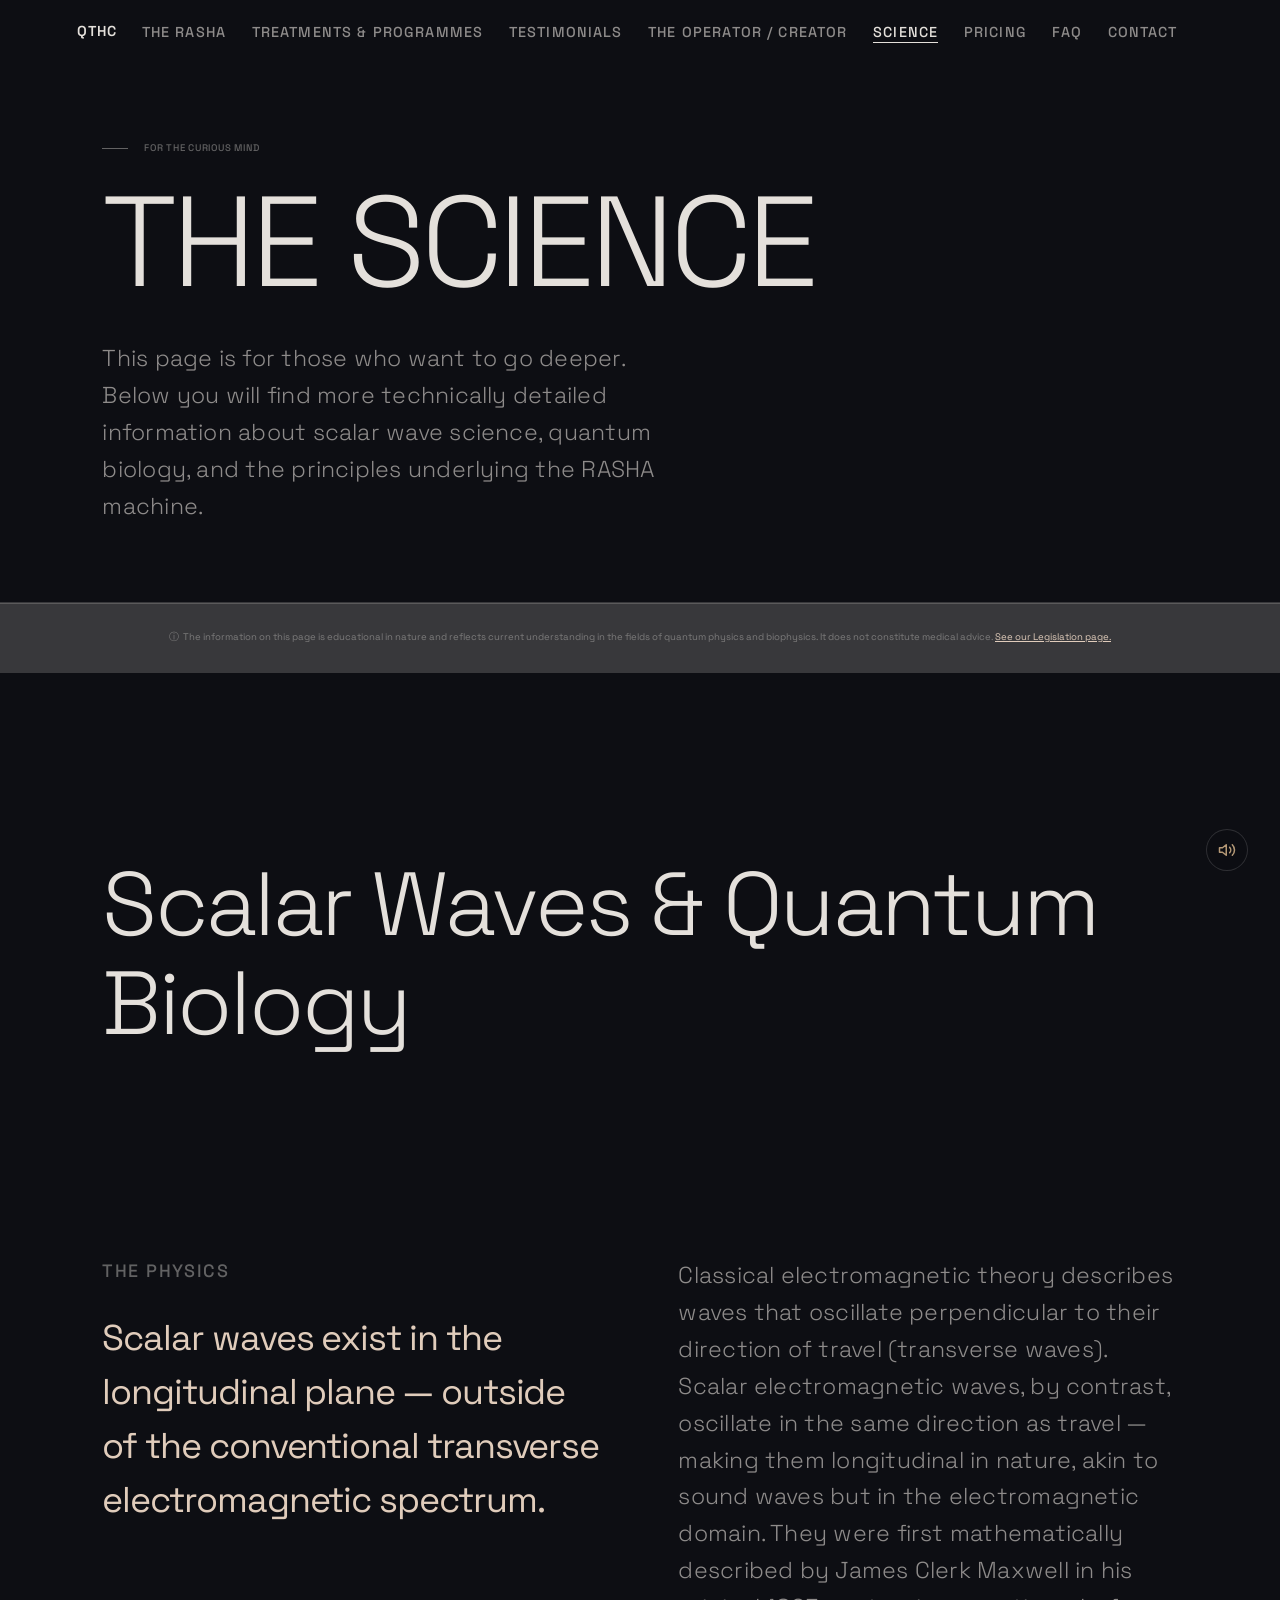
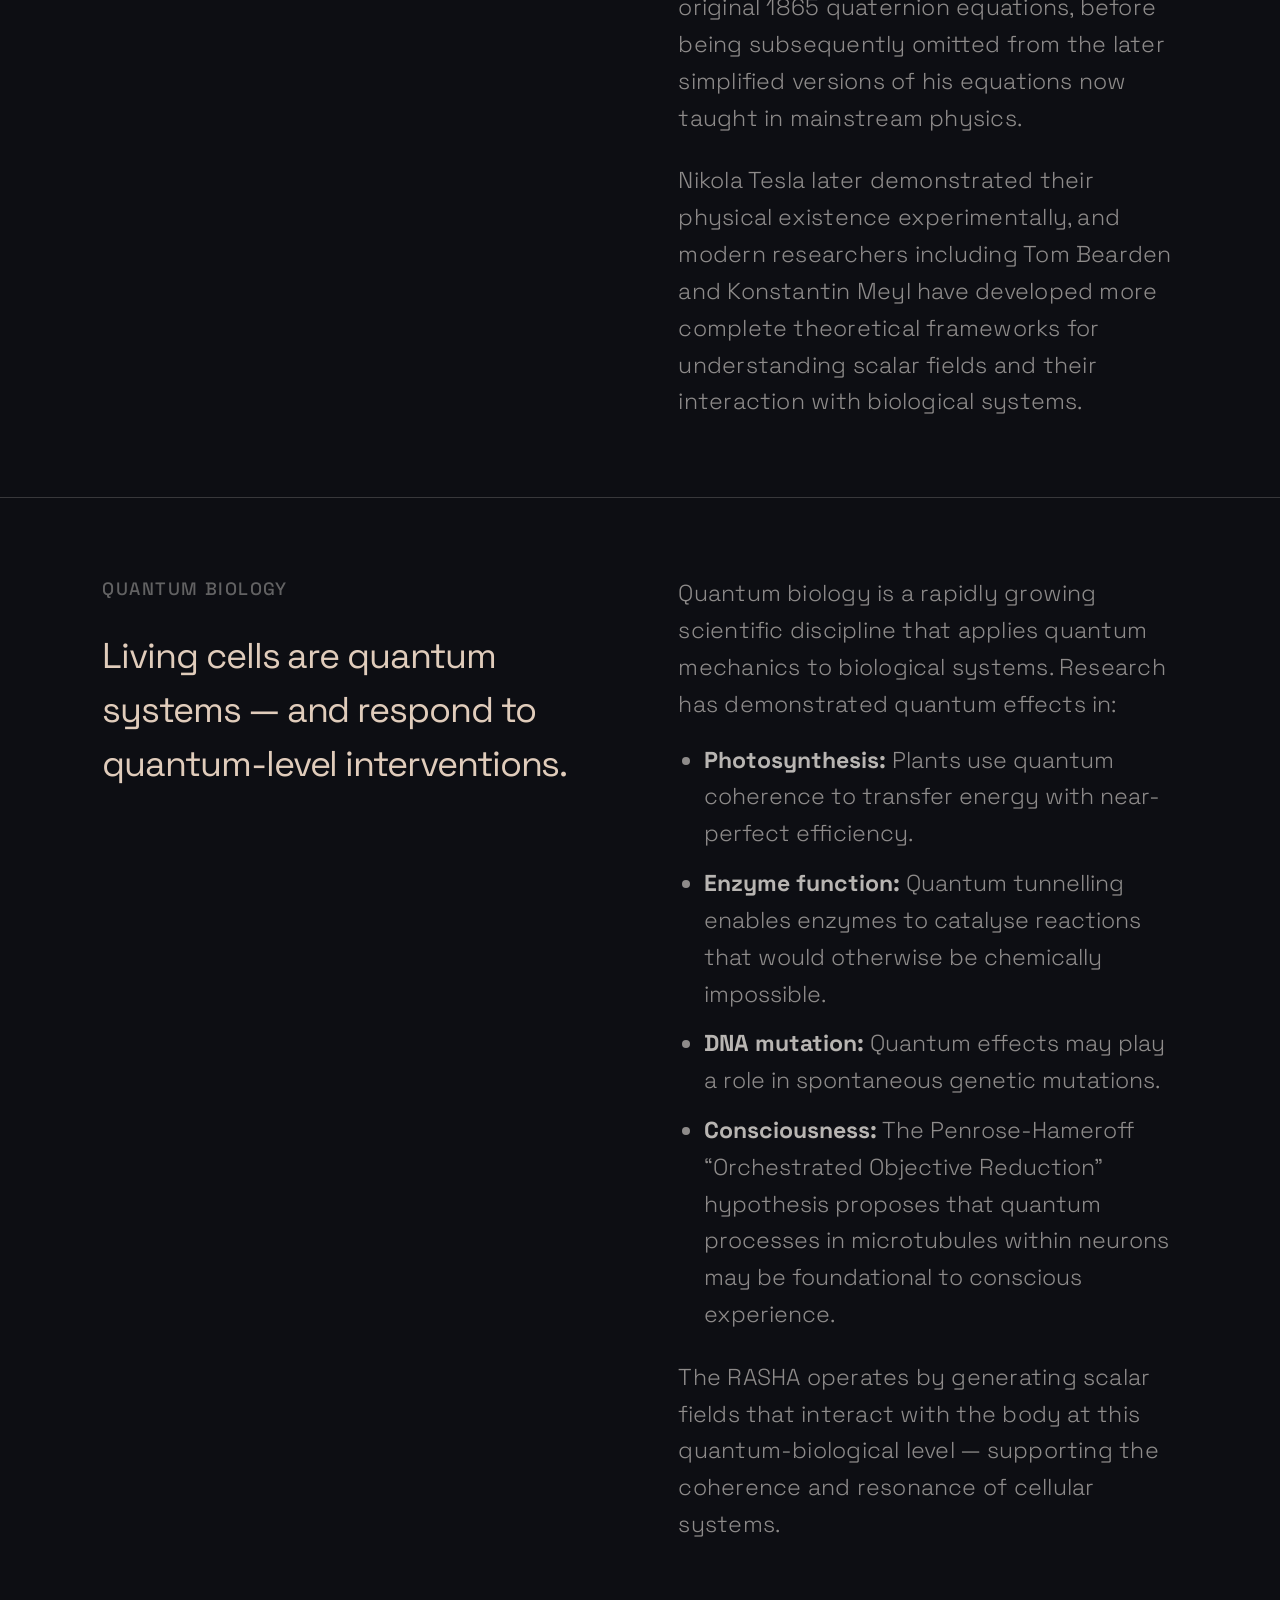
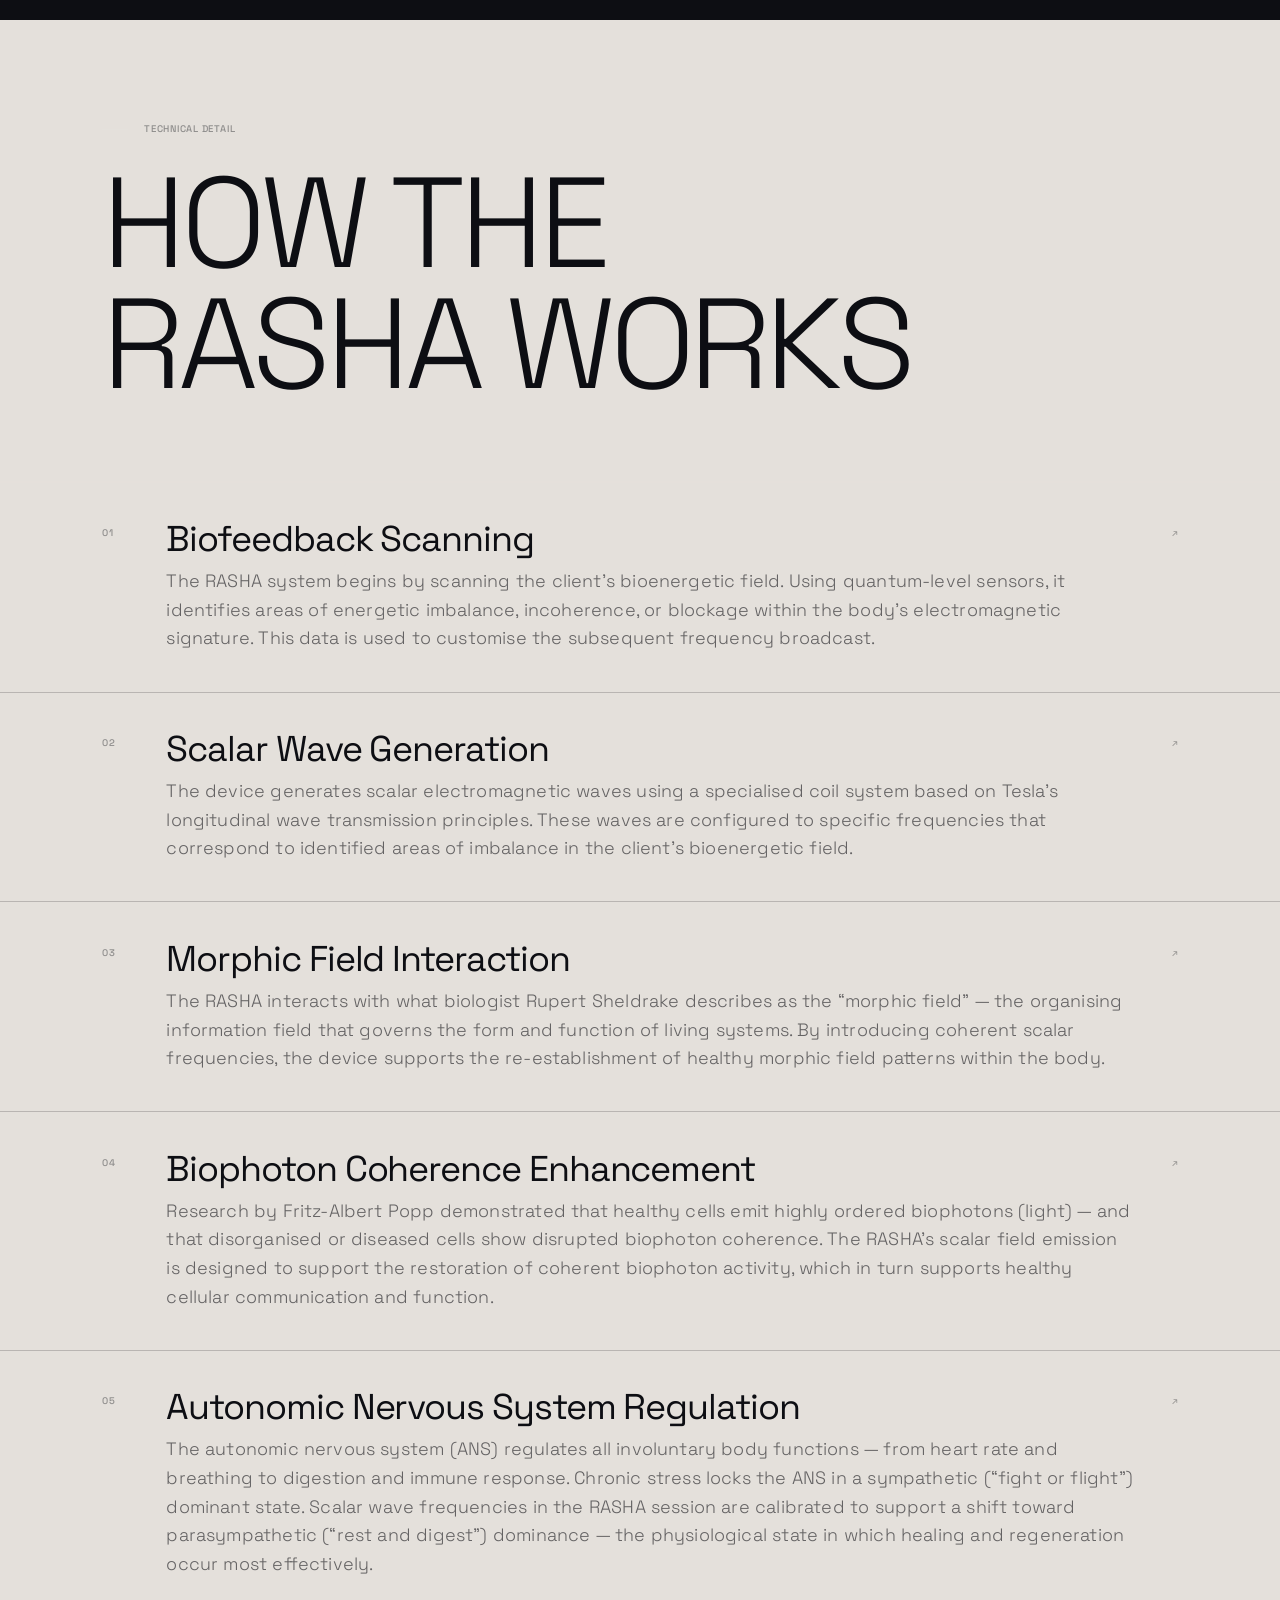
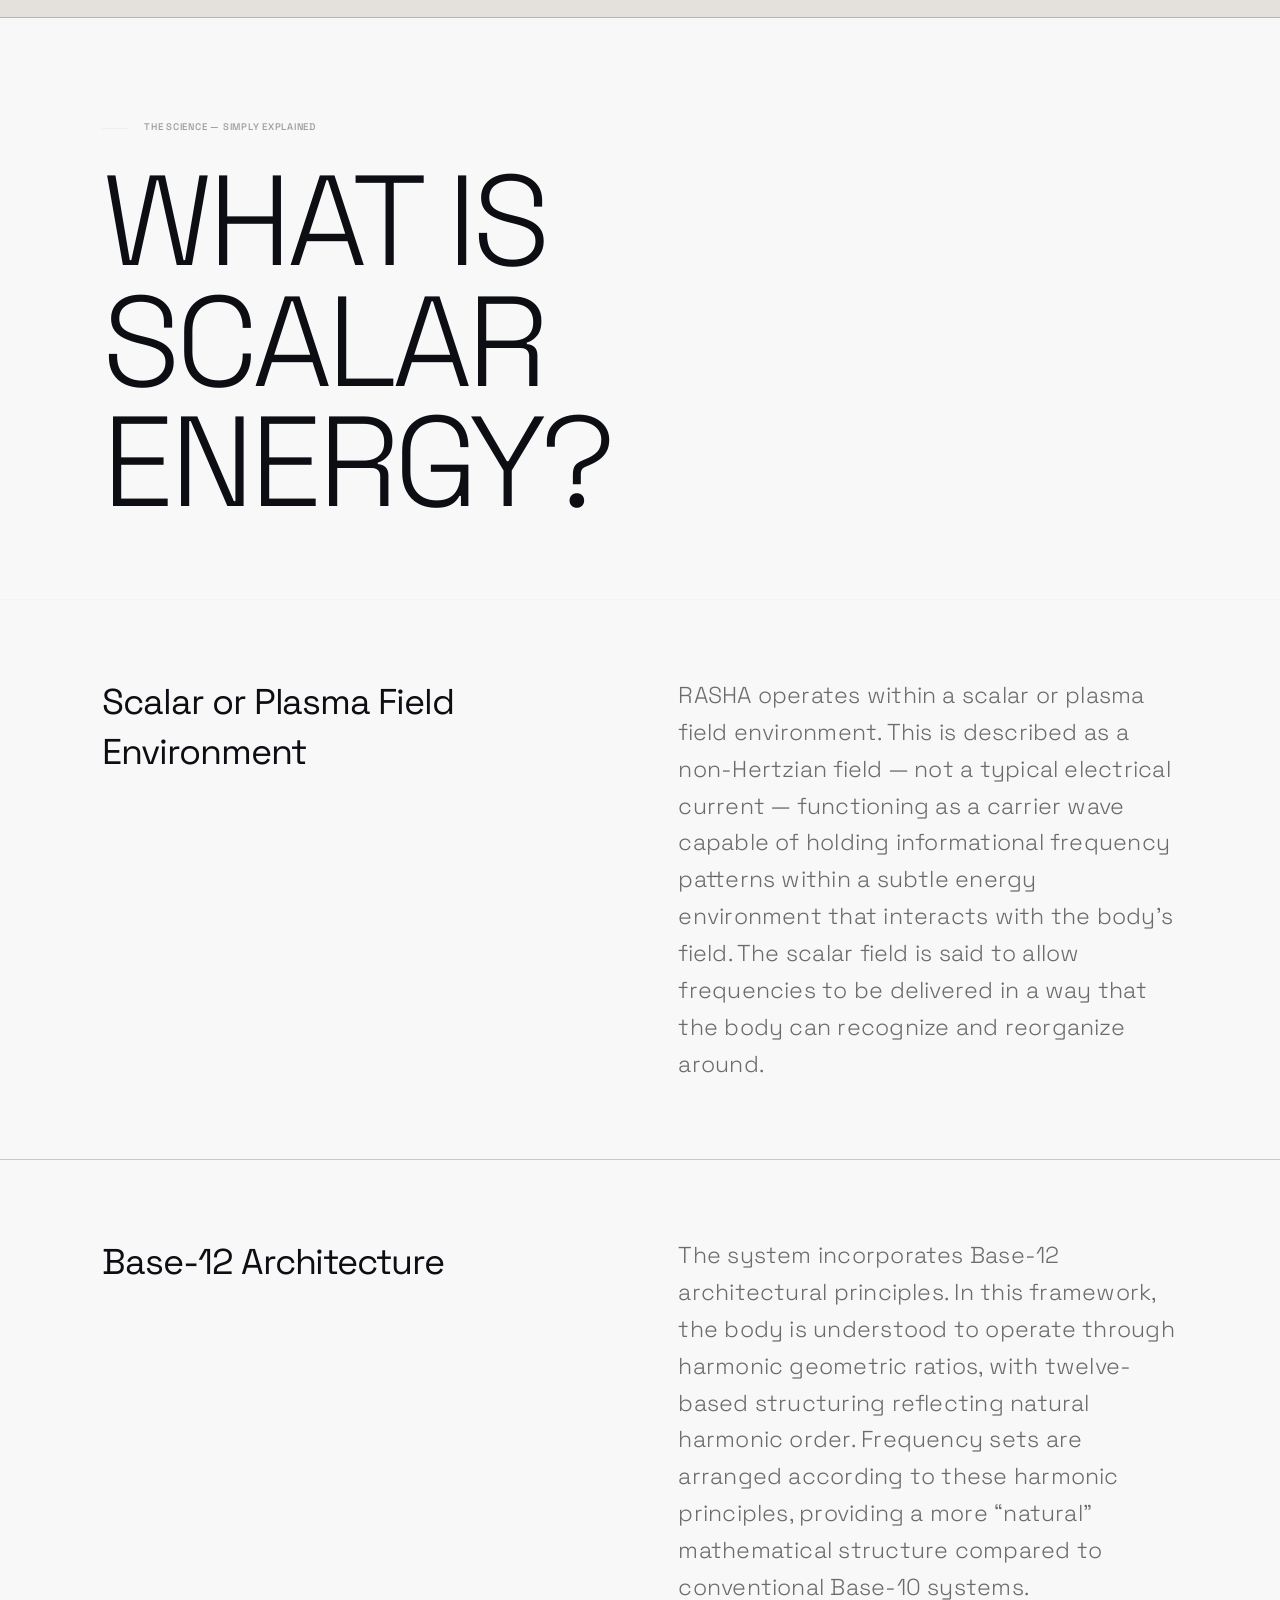
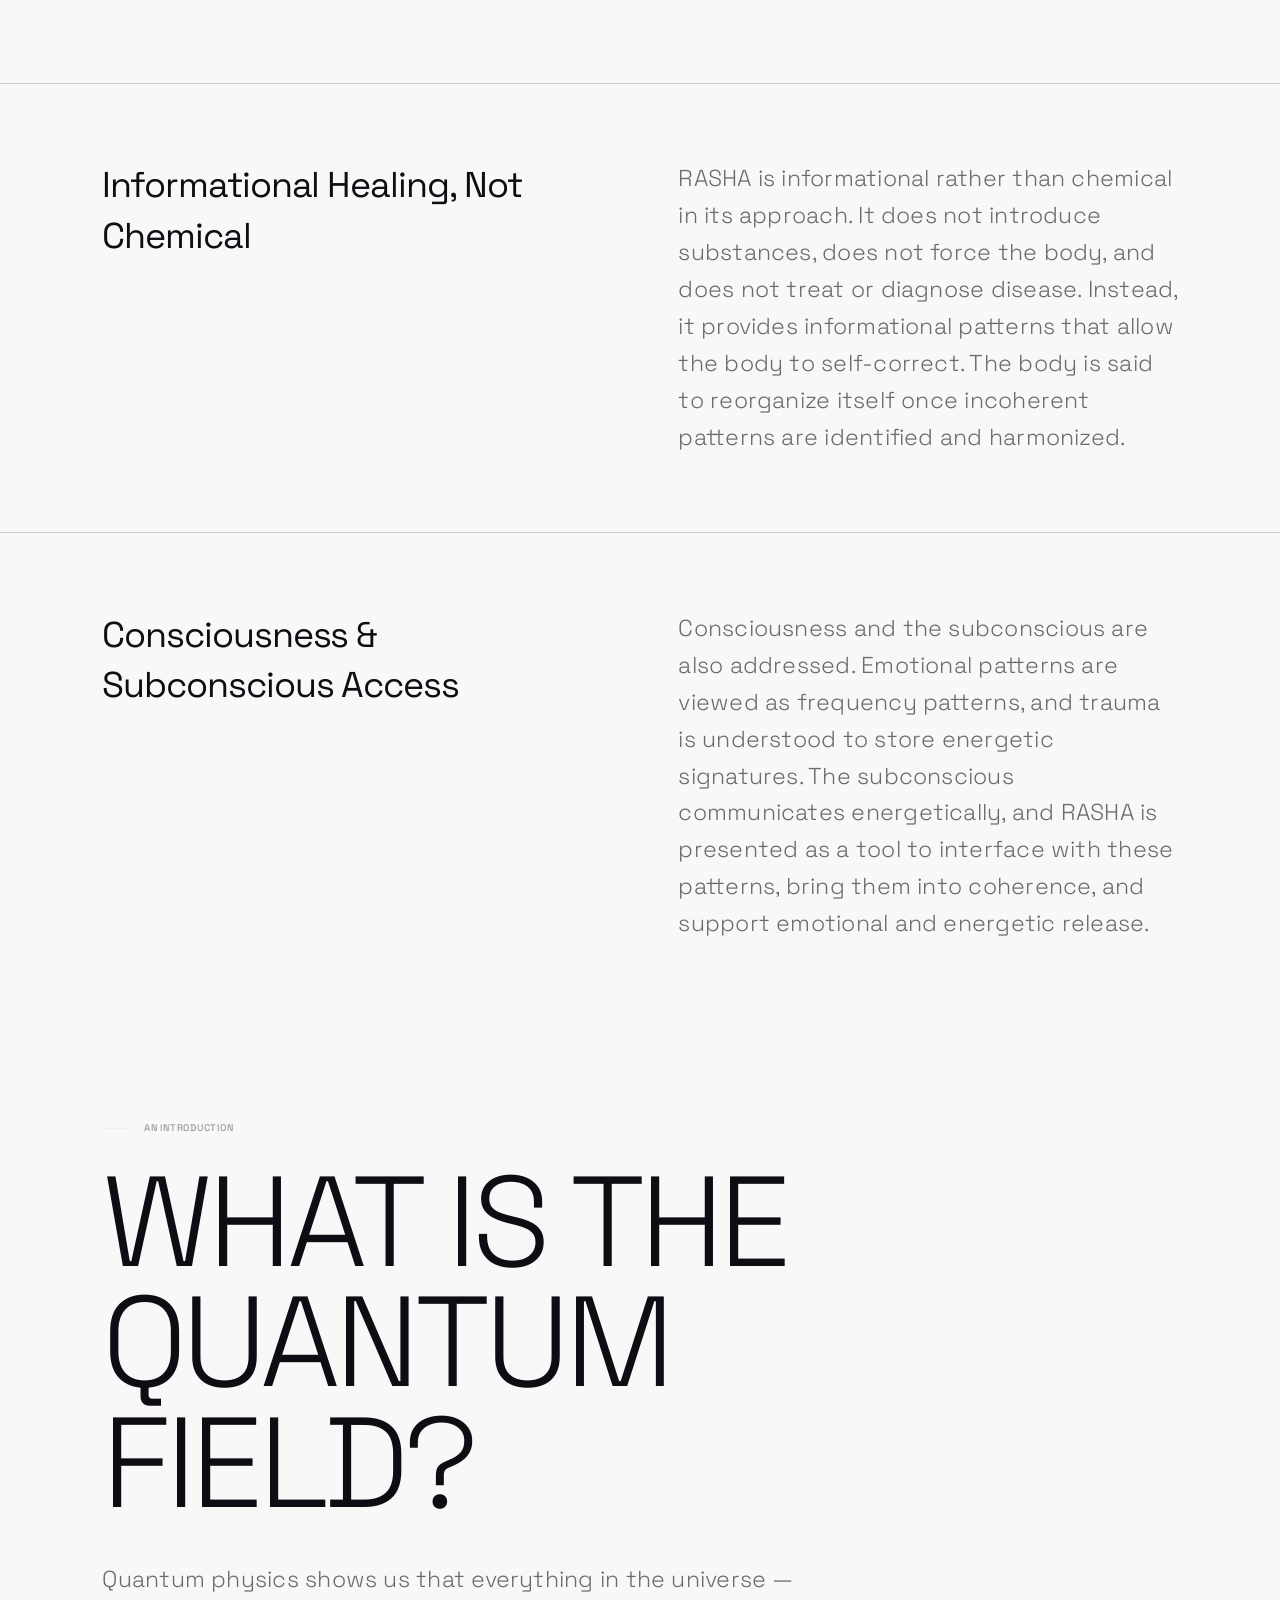
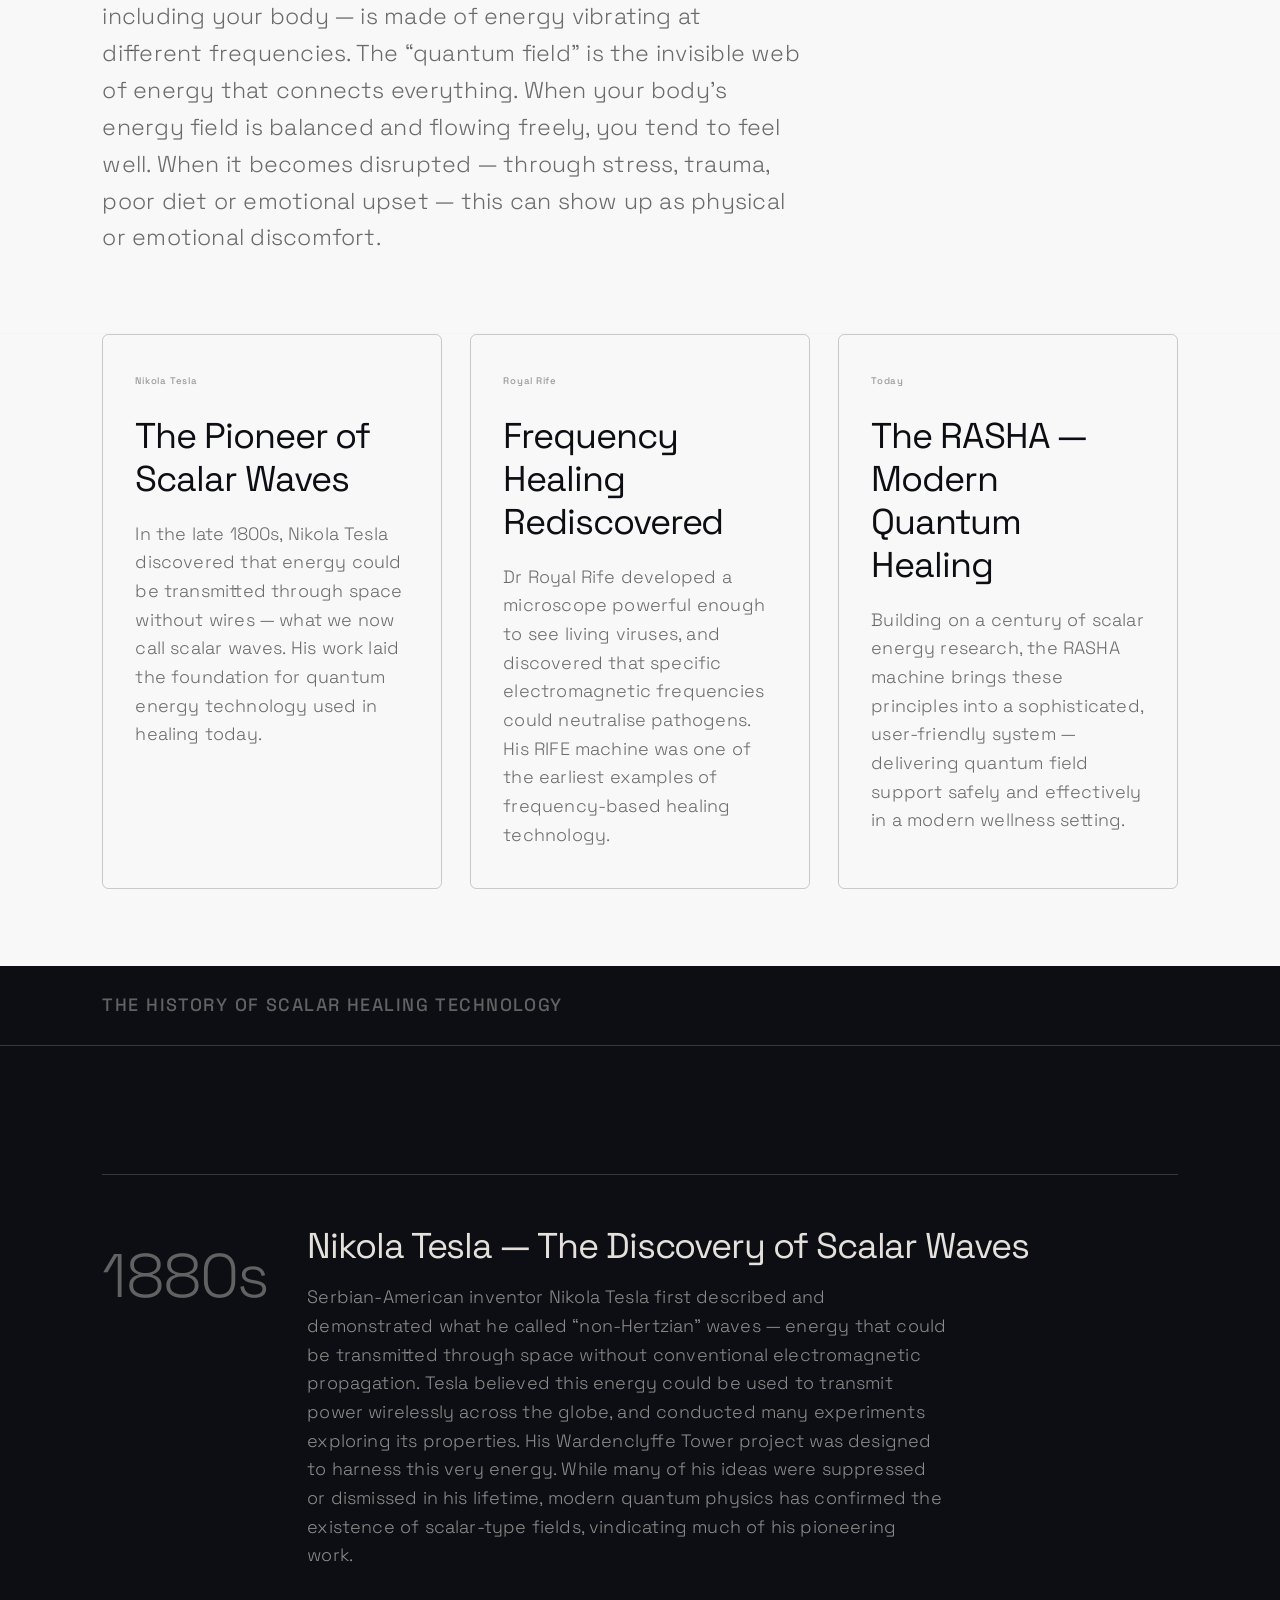
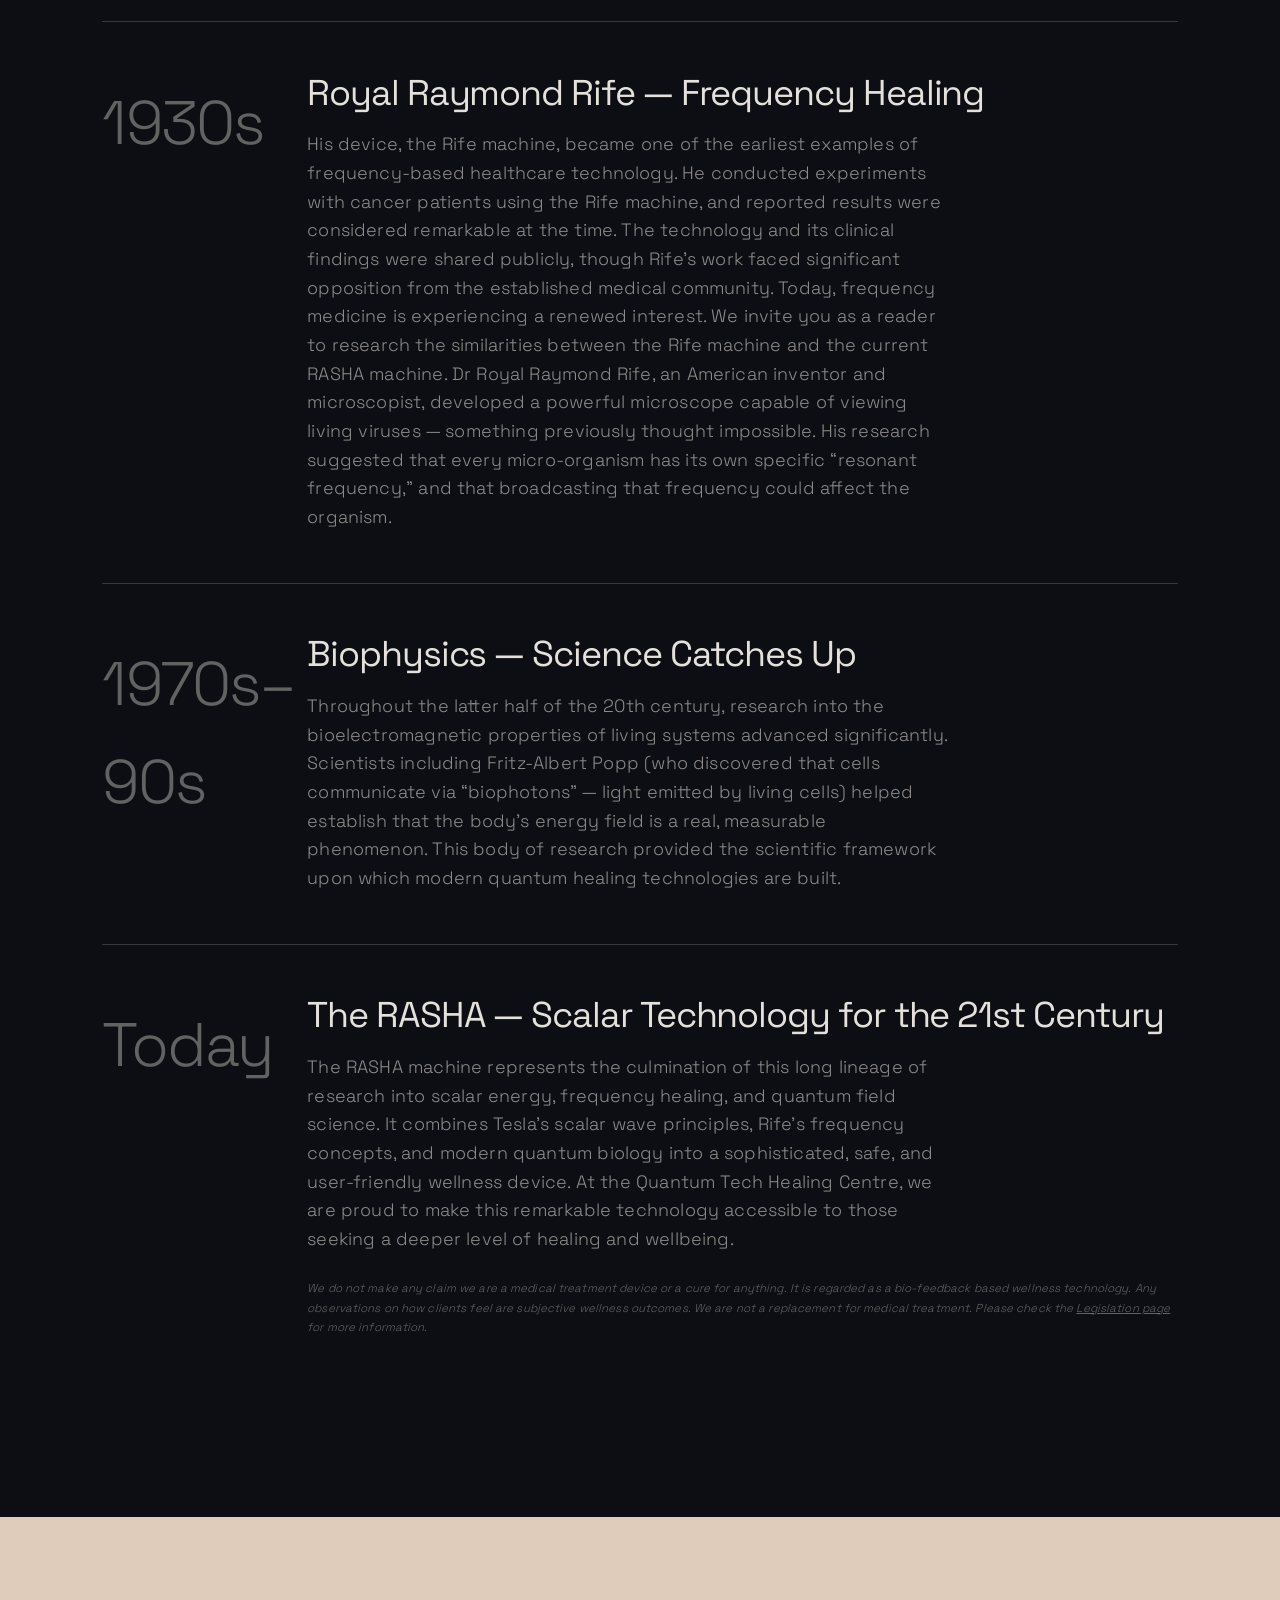
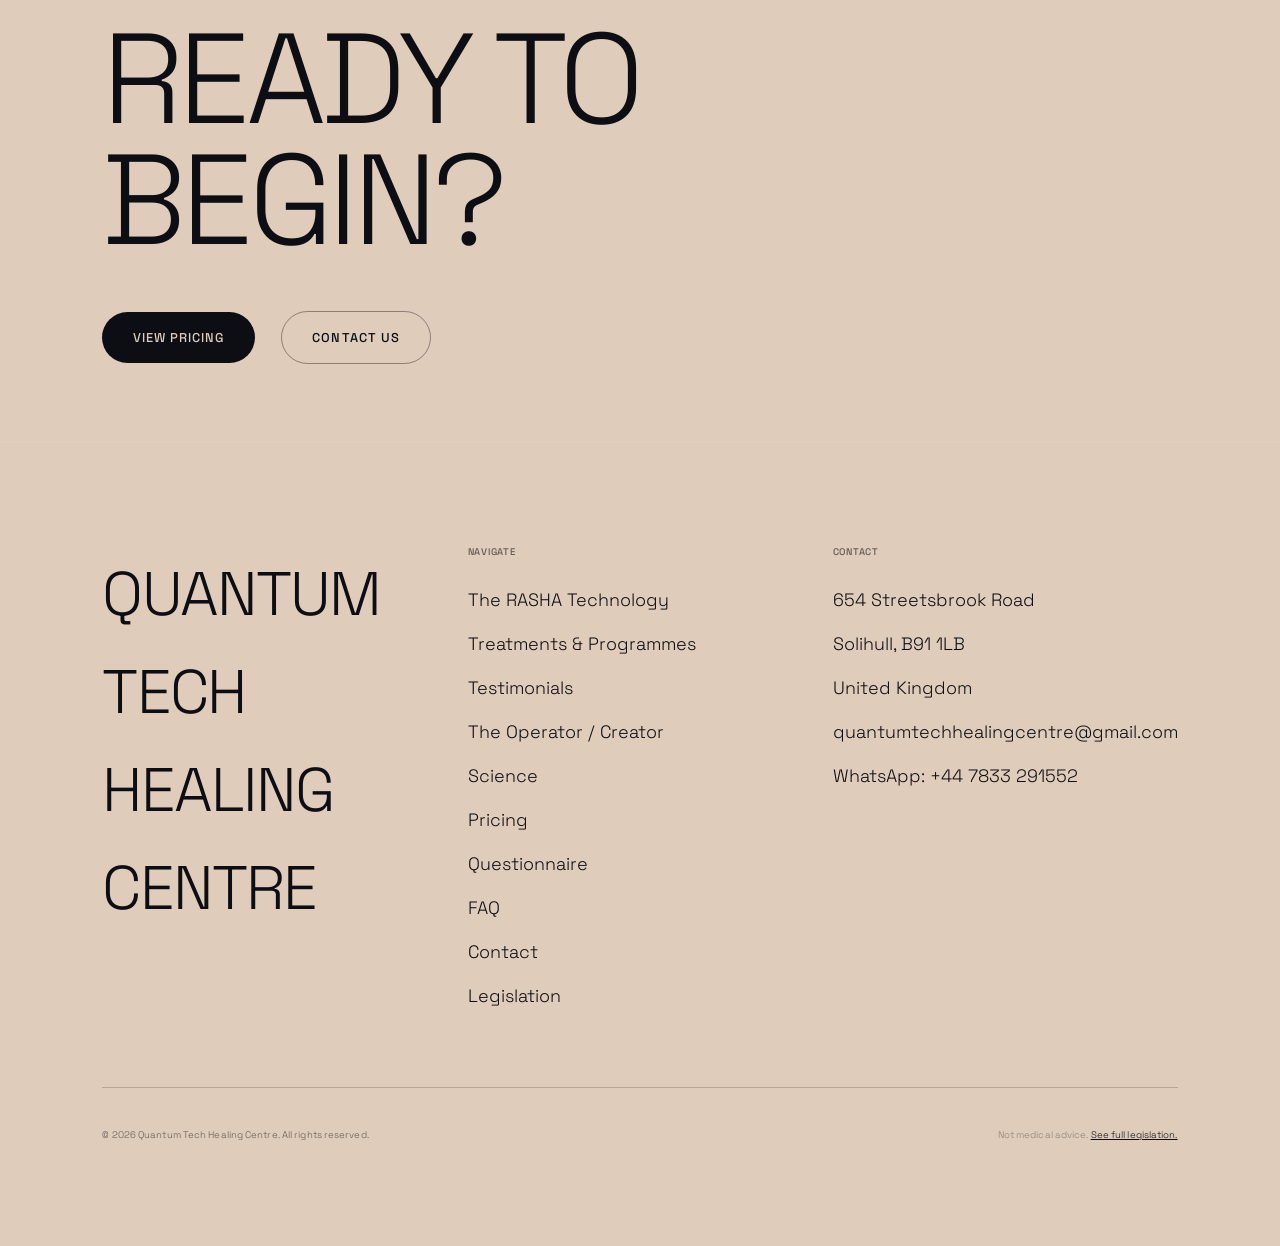
<file: Quantum Tech/site/science.html>
<!DOCTYPE html>
<html lang="en">
<head>
  <meta charset="UTF-8" />
  <meta name="viewport" content="width=device-width, initial-scale=1.0" />
  <title>Science — Quantum Tech Healing Centre</title>
  <meta name="description" content="Advanced scientific information about the RASHA quantum scalar energy machine, scalar waves, and quantum biology." />
  <link rel="stylesheet" href="styles.css" />
  <link rel="preconnect" href="https://fonts.googleapis.com" />
  <link rel="preconnect" href="https://fonts.gstatic.com" crossorigin />
  <link href="https://fonts.googleapis.com/css2?family=Space+Grotesk:wght@300;400;500;600;700&display=swap" rel="stylesheet" />
</head>
<body>

  <nav class="nav" role="navigation" aria-label="Main navigation">
    <div class="nav-inner">
      <a href="index.html" class="nav-logo">QTHC</a>
      <ul class="nav-links" role="list">
        <li><a href="rasha.html" class="nav-link">The RASHA</a></li>
        <li><a href="treatments.html" class="nav-link">Treatments &amp; Programmes</a></li>
        <li><a href="testimonials.html" class="nav-link">Testimonials</a></li>
        <li><a href="operator.html" class="nav-link">The Operator / Creator</a></li>
        <li><a href="science.html" class="nav-link">Science</a></li>
        <li><a href="pricing.html" class="nav-link">Pricing</a></li>
        <li><a href="faq.html" class="nav-link">FAQ</a></li>
        <li><a href="contact.html" class="nav-link">Contact</a></li>
      </ul>
      <button class="nav-hamburger" aria-label="Open menu">
        <span></span><span></span><span></span>
      </button>
    </div>
  </nav>

  <div class="nav-overlay" role="dialog" aria-label="Mobile navigation">
    <a href="rasha.html" class="overlay-link">The RASHA</a>
    <a href="treatments.html" class="overlay-link">Treatments &amp; Programmes</a>
    <a href="testimonials.html" class="overlay-link">Testimonials</a>
    <a href="operator.html" class="overlay-link">The Operator / Creator</a>
    <a href="science.html" class="overlay-link">Science</a>
    <a href="pricing.html" class="overlay-link">Pricing</a>
    <a href="faq.html" class="overlay-link">FAQ</a>
    <a href="contact.html" class="overlay-link">Contact</a>
  </div>

  <!-- ── Page Hero ────────────────────────────────────────── -->
  <header class="page-hero section-dark">
    <p class="page-label">For the curious mind</p>
    <h1 class="page-title animate-in">
      <span class="title-mask"><span class="title-line">The Science</span></span>
    </h1>
    <p class="page-desc fade-up">
      This page is for those who want to go deeper. Below you will find more technically detailed
      information about scalar wave science, quantum biology, and the principles underlying the
      RASHA machine.
    </p>
  </header>

  <div class="disclaimer-banner section-dark">
    &#9432;&nbsp; The information on this page is educational in nature and reflects current understanding in the fields of quantum physics and biophysics.
    It does not constitute medical advice. <a href="legislation.html" style="color:var(--color-sand);">See our Legislation page.</a>
  </div>

  <!-- ── Scalar Wave Science ──────────────────────────────── -->
  <section class="section-dark">
    <div class="big-text-section">
      <p class="label text-label mb-sm fade-up">Advanced Information</p>
      <h2 class="big-text fade-up">Scalar Waves &amp; Quantum Biology</h2>
    </div>

    <div class="info-block">
      <div class="fade-up">
        <p class="label text-label mb-sm">The physics</p>
        <h3 class="h4 text-sand" style="line-height:1.5;letter-spacing:var(--ls-heading);">
          Scalar waves exist in the longitudinal plane — outside of the conventional transverse
          electromagnetic spectrum.
        </h3>
      </div>
      <div class="fade-up">
        <p class="body-lg text-muted">
          Classical electromagnetic theory describes waves that oscillate perpendicular to their
          direction of travel (transverse waves). Scalar electromagnetic waves, by contrast, oscillate
          in the same direction as travel — making them longitudinal in nature, akin to sound waves but
          in the electromagnetic domain. They were first mathematically described by James Clerk Maxwell
          in his original 1865 quaternion equations, before being subsequently omitted from the later
          simplified versions of his equations now taught in mainstream physics.
        </p>
        <p class="body-lg text-muted mt-sm">
          Nikola Tesla later demonstrated their physical existence experimentally, and modern
          researchers including Tom Bearden and Konstantin Meyl have developed more complete
          theoretical frameworks for understanding scalar fields and their interaction with
          biological systems.
        </p>
      </div>
    </div>

    <div class="info-block" style="border-top:1px solid var(--color-light-grey-02);padding-top:var(--section-pad-v-sm);">
      <div class="fade-up">
        <p class="label text-label mb-sm">Quantum biology</p>
        <h3 class="h4 text-sand" style="line-height:1.5;letter-spacing:var(--ls-heading);">
          Living cells are quantum systems — and respond to quantum-level interventions.
        </h3>
      </div>
      <div class="fade-up">
        <p class="body-lg text-muted">
          Quantum biology is a rapidly growing scientific discipline that applies quantum mechanics
          to biological systems. Research has demonstrated quantum effects in:
        </p>
        <ul style="margin-top:1.5vw;margin-left:2vw;list-style:disc;display:flex;flex-direction:column;gap:1vw;">
          <li class="body-lg text-muted"><strong class="text-light-grey" style="color:var(--color-light-grey-08);">Photosynthesis:</strong> Plants use quantum coherence to transfer energy with near-perfect efficiency.</li>
          <li class="body-lg text-muted"><strong class="text-light-grey" style="color:var(--color-light-grey-08);">Enzyme function:</strong> Quantum tunnelling enables enzymes to catalyse reactions that would otherwise be chemically impossible.</li>
          <li class="body-lg text-muted"><strong class="text-light-grey" style="color:var(--color-light-grey-08);">DNA mutation:</strong> Quantum effects may play a role in spontaneous genetic mutations.</li>
          <li class="body-lg text-muted"><strong class="text-light-grey" style="color:var(--color-light-grey-08);">Consciousness:</strong> The Penrose-Hameroff &ldquo;Orchestrated Objective Reduction&rdquo; hypothesis proposes that quantum processes in microtubules within neurons may be foundational to conscious experience.</li>
        </ul>
        <p class="body-lg text-muted mt-sm">
          The RASHA operates by generating scalar fields that interact with the body at this
          quantum-biological level — supporting the coherence and resonance of cellular systems.
        </p>
      </div>
    </div>
  </section>

  <!-- ── RASHA Technical Detail ──────────────────────────── -->
  <section class="section-light-grey">
    <div class="page-hero" style="min-height:auto;padding-top:8vw;background:var(--color-light-grey);">
      <p class="page-label" style="color:var(--color-dark-grey-04);">Technical Detail</p>
      <h2 class="page-title" style="color:var(--color-dark-grey);">How the RASHA Works</h2>
    </div>

    <div class="numbered-list" style="background:var(--color-light-grey);">
      <div class="numbered-item fade-up" style="border-color:var(--color-dark-grey-02);">
        <span class="item-num" style="color:var(--color-dark-grey-04);">01</span>
        <div>
          <h2 class="item-title" style="color:var(--color-dark-grey);">Biofeedback Scanning</h2>
          <p class="item-body" style="color:var(--color-dark-grey-06);">
            The RASHA system begins by scanning the client&rsquo;s bioenergetic field. Using
            quantum-level sensors, it identifies areas of energetic imbalance, incoherence,
            or blockage within the body&rsquo;s electromagnetic signature. This data is used to
            customise the subsequent frequency broadcast.
          </p>
        </div>
        <span class="item-arrow" style="color:var(--color-dark-grey-04);">↗</span>
      </div>

      <div class="numbered-item fade-up" style="border-color:var(--color-dark-grey-02);">
        <span class="item-num" style="color:var(--color-dark-grey-04);">02</span>
        <div>
          <h2 class="item-title" style="color:var(--color-dark-grey);">Scalar Wave Generation</h2>
          <p class="item-body" style="color:var(--color-dark-grey-06);">
            The device generates scalar electromagnetic waves using a specialised coil system
            based on Tesla&rsquo;s longitudinal wave transmission principles. These waves are
            configured to specific frequencies that correspond to identified areas of imbalance
            in the client&rsquo;s bioenergetic field.
          </p>
        </div>
        <span class="item-arrow" style="color:var(--color-dark-grey-04);">↗</span>
      </div>

      <div class="numbered-item fade-up" style="border-color:var(--color-dark-grey-02);">
        <span class="item-num" style="color:var(--color-dark-grey-04);">03</span>
        <div>
          <h2 class="item-title" style="color:var(--color-dark-grey);">Morphic Field Interaction</h2>
          <p class="item-body" style="color:var(--color-dark-grey-06);">
            The RASHA interacts with what biologist Rupert Sheldrake describes as the
            &ldquo;morphic field&rdquo; — the organising information field that governs the form and
            function of living systems. By introducing coherent scalar frequencies, the device
            supports the re-establishment of healthy morphic field patterns within the body.
          </p>
        </div>
        <span class="item-arrow" style="color:var(--color-dark-grey-04);">↗</span>
      </div>

      <div class="numbered-item fade-up" style="border-color:var(--color-dark-grey-02);">
        <span class="item-num" style="color:var(--color-dark-grey-04);">04</span>
        <div>
          <h2 class="item-title" style="color:var(--color-dark-grey);">Biophoton Coherence Enhancement</h2>
          <p class="item-body" style="color:var(--color-dark-grey-06);">
            Research by Fritz-Albert Popp demonstrated that healthy cells emit highly ordered
            biophotons (light) — and that disorganised or diseased cells show disrupted biophoton
            coherence. The RASHA&rsquo;s scalar field emission is designed to support the restoration
            of coherent biophoton activity, which in turn supports healthy cellular communication
            and function.
          </p>
        </div>
        <span class="item-arrow" style="color:var(--color-dark-grey-04);">↗</span>
      </div>

      <div class="numbered-item fade-up" style="border-color:var(--color-dark-grey-02);">
        <span class="item-num" style="color:var(--color-dark-grey-04);">05</span>
        <div>
          <h2 class="item-title" style="color:var(--color-dark-grey);">Autonomic Nervous System Regulation</h2>
          <p class="item-body" style="color:var(--color-dark-grey-06);">
            The autonomic nervous system (ANS) regulates all involuntary body functions — from
            heart rate and breathing to digestion and immune response. Chronic stress locks the
            ANS in a sympathetic (&ldquo;fight or flight&rdquo;) dominant state. Scalar wave frequencies
            in the RASHA session are calibrated to support a shift toward parasympathetic
            (&ldquo;rest and digest&rdquo;) dominance — the physiological state in which healing and
            regeneration occur most effectively.
          </p>
        </div>
        <span class="item-arrow" style="color:var(--color-dark-grey-04);">↗</span>
      </div>
    </div>
  </section>


  <!-- ── What is Scalar Energy? ───────────────────────────── -->
  <section class="section-light">
    <div class="page-hero" style="min-height:auto;padding-top:8vw;background:var(--color-off-white);">
      <p class="page-label" style="color:var(--color-dark-grey-04);">The Science — Simply Explained</p>
      <h2 class="page-title" style="color:var(--color-dark-grey);">
        What is Scalar Energy?
      </h2>
    </div>

    <div class="info-block" style="background:var(--color-off-white);">
      <div class="fade-up">
        <h3 class="h4" style="color:var(--color-dark-grey);line-height:1.4;letter-spacing:var(--ls-heading);">
          Scalar or Plasma Field Environment
        </h3>
      </div>
      <div class="fade-up">
        <p class="body-lg" style="color:var(--color-dark-grey-06);">
          RASHA operates within a scalar or plasma field environment. This is described as a
          non-Hertzian field &mdash; not a typical electrical current &mdash; functioning as a
          carrier wave capable of holding informational frequency patterns within a subtle energy
          environment that interacts with the body&rsquo;s field. The scalar field is said to allow
          frequencies to be delivered in a way that the body can recognize and reorganize around.
        </p>
      </div>
    </div>

    <div class="info-block" style="background:var(--color-off-white);border-top:1px solid var(--color-dark-grey-02);">
      <div class="fade-up">
        <h3 class="h4" style="color:var(--color-dark-grey);line-height:1.4;letter-spacing:var(--ls-heading);">
          Base-12 Architecture
        </h3>
      </div>
      <div class="fade-up">
        <p class="body-lg" style="color:var(--color-dark-grey-06);">
          The system incorporates Base-12 architectural principles. In this framework, the body
          is understood to operate through harmonic geometric ratios, with twelve-based structuring
          reflecting natural harmonic order. Frequency sets are arranged according to these harmonic
          principles, providing a more &ldquo;natural&rdquo; mathematical structure compared to conventional
          Base-10 systems.
        </p>
      </div>
    </div>

    <div class="info-block" style="background:var(--color-off-white);border-top:1px solid var(--color-dark-grey-02);">
      <div class="fade-up">
        <h3 class="h4" style="color:var(--color-dark-grey);line-height:1.4;letter-spacing:var(--ls-heading);">
          Informational Healing, Not Chemical
        </h3>
      </div>
      <div class="fade-up">
        <p class="body-lg" style="color:var(--color-dark-grey-06);">
          RASHA is informational rather than chemical in its approach. It does not introduce
          substances, does not force the body, and does not treat or diagnose disease. Instead,
          it provides informational patterns that allow the body to self-correct. The body is said
          to reorganize itself once incoherent patterns are identified and harmonized.
        </p>
      </div>
    </div>

    <div class="info-block" style="background:var(--color-off-white);border-top:1px solid var(--color-dark-grey-02);">
      <div class="fade-up">
        <h3 class="h4" style="color:var(--color-dark-grey);line-height:1.4;letter-spacing:var(--ls-heading);">
          Consciousness &amp; Subconscious Access
        </h3>
      </div>
      <div class="fade-up">
        <p class="body-lg" style="color:var(--color-dark-grey-06);">
          Consciousness and the subconscious are also addressed. Emotional patterns are viewed as
          frequency patterns, and trauma is understood to store energetic signatures. The subconscious
          communicates energetically, and RASHA is presented as a tool to interface with these
          patterns, bring them into coherence, and support emotional and energetic release.
        </p>
      </div>
    </div>
  </section>

  <!-- ── Intro to Quantum Field ───────────────────────────── -->
  <section class="section-light">
    <div class="page-hero" style="min-height:auto; padding-top:8vw; background:var(--color-off-white);">
      <p class="page-label" style="color:var(--color-dark-grey-04);">
        An introduction
      </p>
      <h2 class="page-title" style="color:var(--color-dark-grey);max-width:70vw;">
        What is the Quantum Field?
      </h2>
      <p class="page-desc fade-up" style="color:var(--color-dark-grey-06);max-width:55vw;">
        Quantum physics shows us that everything in the universe — including your body — is made of
        energy vibrating at different frequencies. The &ldquo;quantum field&rdquo; is the invisible web of
        energy that connects everything. When your body&rsquo;s energy field is balanced and flowing freely,
        you tend to feel well. When it becomes disrupted — through stress, trauma, poor diet or emotional
        upset — this can show up as physical or emotional discomfort.
      </p>
    </div>

    <div class="card-grid" style="padding-top:0;background:var(--color-off-white);" data-stagger="0.1">
      <div class="card fade-up" style="border-color:var(--color-dark-grey-02);">
        <span class="card-number" style="color:var(--color-dark-grey-04);">Nikola Tesla</span>
        <h3 class="card-title" style="color:var(--color-dark-grey);">The Pioneer of Scalar Waves</h3>
        <p class="card-body" style="color:var(--color-dark-grey-06);">
          In the late 1800s, Nikola Tesla discovered that energy could be transmitted through space
          without wires — what we now call scalar waves. His work laid the foundation for quantum
          energy technology used in healing today.
        </p>
      </div>
      <div class="card fade-up" style="border-color:var(--color-dark-grey-02);">
        <span class="card-number" style="color:var(--color-dark-grey-04);">Royal Rife</span>
        <h3 class="card-title" style="color:var(--color-dark-grey);">Frequency Healing Rediscovered</h3>
        <p class="card-body" style="color:var(--color-dark-grey-06);">
          Dr Royal Rife developed a microscope powerful enough to see living viruses, and discovered
          that specific electromagnetic frequencies could neutralise pathogens. His RIFE machine
          was one of the earliest examples of frequency-based healing technology.
        </p>
      </div>
      <div class="card fade-up" style="border-color:var(--color-dark-grey-02);">
        <span class="card-number" style="color:var(--color-dark-grey-04);">Today</span>
        <h3 class="card-title" style="color:var(--color-dark-grey);">The RASHA — Modern Quantum Healing</h3>
        <p class="card-body" style="color:var(--color-dark-grey-06);">
          Building on a century of scalar energy research, the RASHA machine brings these
          principles into a sophisticated, user-friendly system — delivering quantum field support
          safely and effectively in a modern wellness setting.
        </p>
      </div>
    </div>
  </section>

  <!-- ── History Timeline ─────────────────────────────────── -->
  <section class="section-dark">
    <div class="section-label">
      <span class="label">The History of Scalar Healing Technology</span>
    </div>

    <div class="timeline">
      <div class="timeline-item fade-up">
        <div class="timeline-year">1880s</div>
        <div class="timeline-content">
          <h3 class="timeline-title">Nikola Tesla — The Discovery of Scalar Waves</h3>
          <p class="timeline-body">
            Serbian-American inventor Nikola Tesla first described and demonstrated what he called
            &ldquo;non-Hertzian&rdquo; waves — energy that could be transmitted through space without conventional
            electromagnetic propagation. Tesla believed this energy could be used to transmit power
            wirelessly across the globe, and conducted many experiments exploring its properties.
            His Wardenclyffe Tower project was designed to harness this very energy. While many of
            his ideas were suppressed or dismissed in his lifetime, modern quantum physics has
            confirmed the existence of scalar-type fields, vindicating much of his pioneering work.
          </p>
        </div>
      </div>

      <div class="timeline-item fade-up">
        <div class="timeline-year">1930s</div>
        <div class="timeline-content">
          <h3 class="timeline-title">Royal Raymond Rife — Frequency Healing</h3>
          <p class="timeline-body">
            His device, the Rife machine, became one of the earliest examples of frequency-based
            healthcare technology. He conducted experiments with cancer patients using the Rife
            machine, and reported results were considered remarkable at the time. The technology
            and its clinical findings were shared publicly, though Rife&rsquo;s work faced significant
            opposition from the established medical community. Today, frequency medicine is
            experiencing a renewed interest. We invite you as a reader to research the similarities
            between the Rife machine and the current RASHA machine. Dr Royal Raymond Rife, an
            American inventor and microscopist, developed a powerful microscope capable of viewing
            living viruses &mdash; something previously thought impossible. His research suggested
            that every micro-organism has its own specific &ldquo;resonant frequency,&rdquo; and that
            broadcasting that frequency could affect the organism.
          </p>
        </div>
      </div>

      <div class="timeline-item fade-up">
        <div class="timeline-year">1970s–90s</div>
        <div class="timeline-content">
          <h3 class="timeline-title">Biophysics — Science Catches Up</h3>
          <p class="timeline-body">
            Throughout the latter half of the 20th century, research into the bioelectromagnetic
            properties of living systems advanced significantly. Scientists including Fritz-Albert Popp
            (who discovered that cells communicate via &ldquo;biophotons&rdquo; — light emitted by living cells)
            helped establish that the body&rsquo;s energy field is a real, measurable phenomenon.
            This body of research provided the scientific framework upon which modern quantum
            healing technologies are built.
          </p>
        </div>
      </div>

      <div class="timeline-item fade-up">
        <div class="timeline-year">Today</div>
        <div class="timeline-content">
          <h3 class="timeline-title">The RASHA — Scalar Technology for the 21st Century</h3>
          <p class="timeline-body">
            The RASHA machine represents the culmination of this long lineage of research into
            scalar energy, frequency healing, and quantum field science. It combines Tesla&rsquo;s
            scalar wave principles, Rife&rsquo;s frequency concepts, and modern quantum biology
            into a sophisticated, safe, and user-friendly wellness device. At the Quantum Tech
            Healing Centre, we are proud to make this remarkable technology accessible to those
            seeking a deeper level of healing and wellbeing.
          </p>
          <p style="font-size:0.9vw;color:var(--color-light-grey-04);font-style:italic;margin-top:2vw;line-height:1.7;">
            We do not make any claim we are a medical treatment device or a cure for anything.
            It is regarded as a bio-feedback based wellness technology. Any observations on how
            clients feel are subjective wellness outcomes. We are not a replacement for medical
            treatment. Please check the <a href="legislation.html" style="color:var(--color-light-grey-04);text-decoration:underline;">Legislation page</a> for more information.
          </p>
        </div>
      </div>
    </div>
  </section>

  <!-- ── CTA ──────────────────────────────────────────────── -->
  <section class="section-sand">
    <div class="page-hero" style="min-height:auto;padding-top:8vw;background:var(--color-sand);">
      <h2 class="page-title fade-up" style="color:var(--color-dark-grey);">Ready to begin?</h2>
      <div class="hero-ctas mt-md fade-up">
        <a href="pricing.html" class="btn" style="background:var(--color-dark-grey);color:var(--color-sand);border-color:var(--color-dark-grey);">
          View Pricing
        </a>
        <a href="contact.html" class="btn btn-outline" style="border-color:var(--color-dark-grey-04);color:var(--color-dark-grey);">
          Contact Us
        </a>
      </div>
    </div>
  </section>

  <!-- ── Footer ───────────────────────────────────────────── -->
  <footer class="footer" role="contentinfo">
    <div class="footer-grid">
      <div>
        <p class="footer-logo">Quantum Tech<br>Healing Centre</p>
      </div>
      <div>
        <p class="footer-col-title">Navigate</p>
        <ul class="footer-links">
          <li><a href="rasha.html" class="footer-link">The RASHA Technology</a></li>
          <li><a href="treatments.html" class="footer-link">Treatments &amp; Programmes</a></li>
          <li><a href="testimonials.html" class="footer-link">Testimonials</a></li>
          <li><a href="operator.html" class="footer-link">The Operator / Creator</a></li>
          <li><a href="science.html" class="footer-link">Science</a></li>
          <li><a href="pricing.html" class="footer-link">Pricing</a></li>
          <li><a href="questionnaire.html" class="footer-link">Questionnaire</a></li>
          <li><a href="faq.html" class="footer-link">FAQ</a></li>
          <li><a href="contact.html" class="footer-link">Contact</a></li>
          <li><a href="legislation.html" class="footer-link">Legislation</a></li>
        </ul>
      </div>
      <div>
        <p class="footer-col-title">Contact</p>
        <ul class="footer-links">
          <li class="footer-link">654 Streetsbrook Road</li>
          <li class="footer-link">Solihull, B91 1LB</li>
          <li class="footer-link">United Kingdom</li>
          <li><a href="mailto:quantumtechhealingcentre@gmail.com" class="footer-link">quantumtechhealingcentre@gmail.com</a></li>
          <li><a href="https://wa.me/447833291552" class="footer-link" target="_blank" rel="noopener">WhatsApp: +44 7833 291552</a></li>
        </ul>
      </div>
    </div>
    <div class="footer-bottom">
      <p class="footer-copyright">&copy; 2026 Quantum Tech Healing Centre. All rights reserved.</p>
      <p class="footer-disclaimer">
        Not medical advice. <a href="legislation.html" style="color:var(--color-dark-grey);text-decoration:underline;">See full legislation.</a>
      </p>
    </div>
  </footer>

  <script src="main.js"></script>
</body>
</html>
</file>
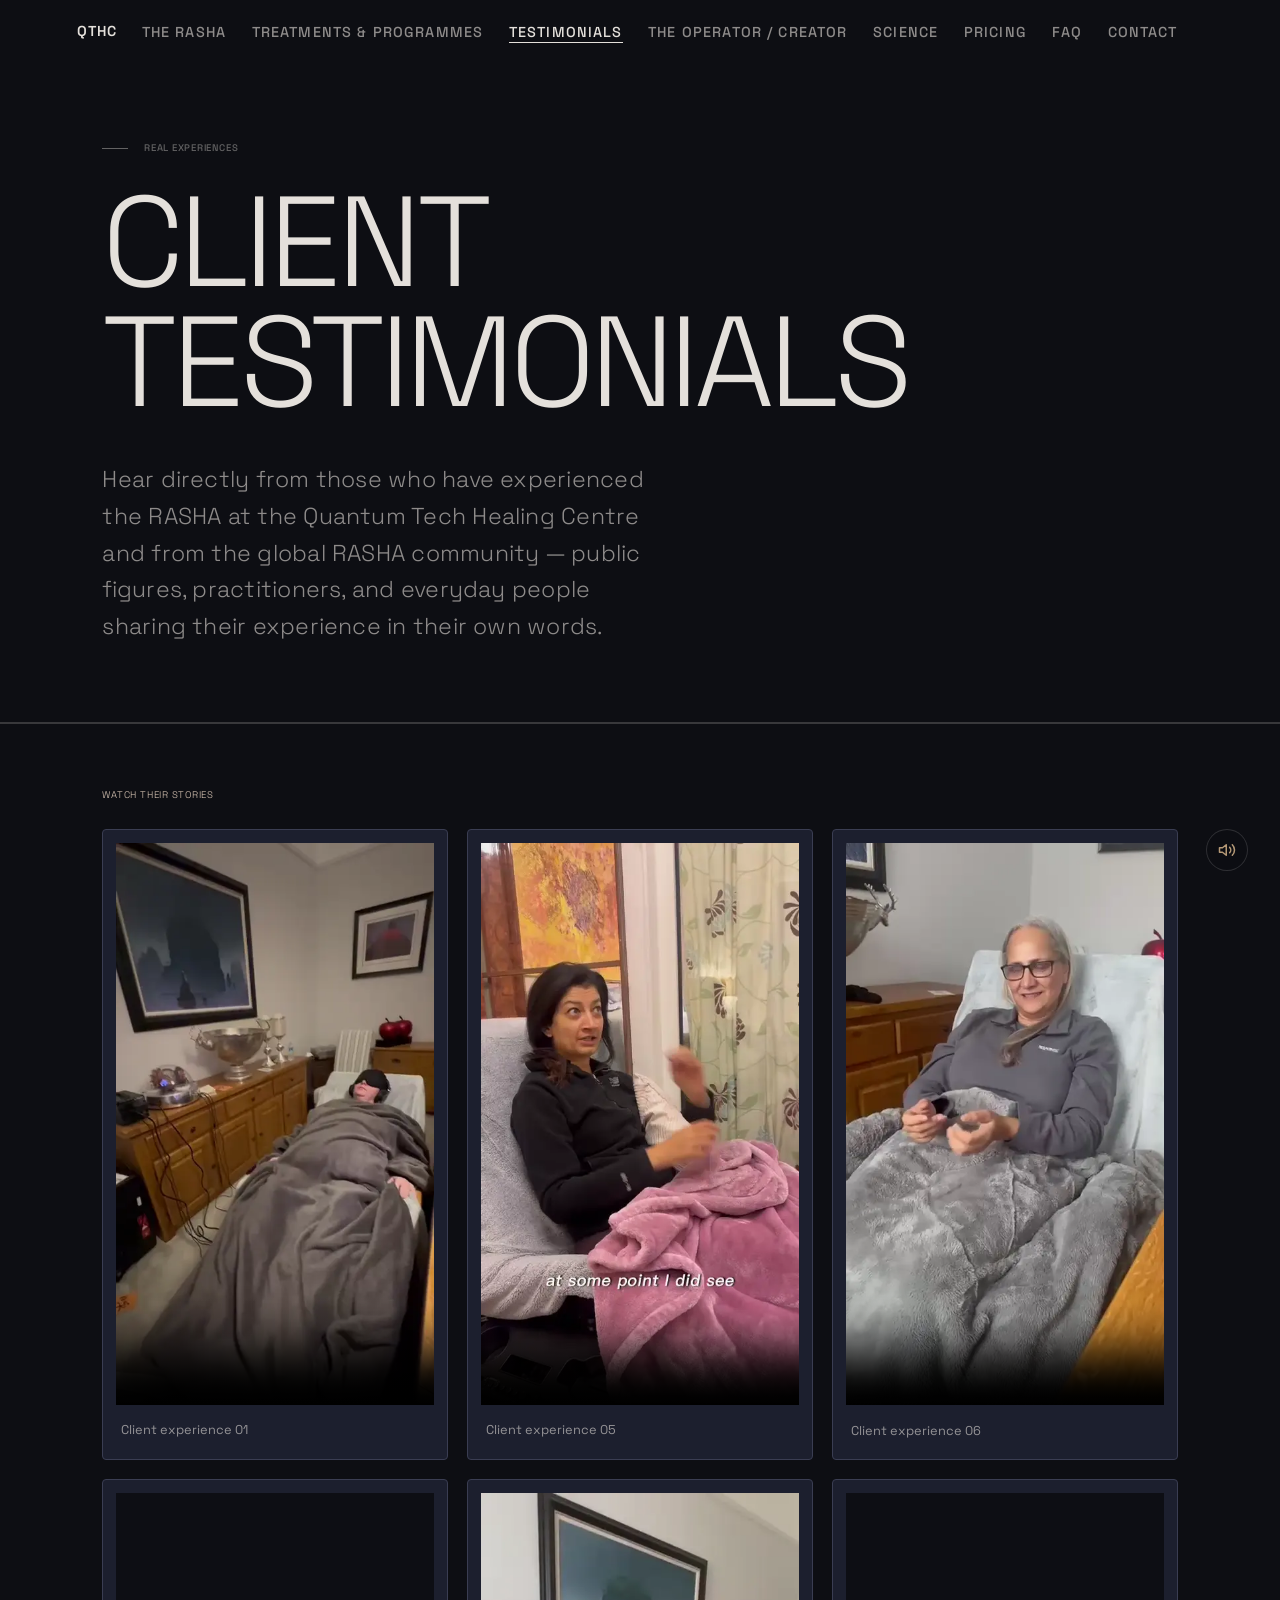
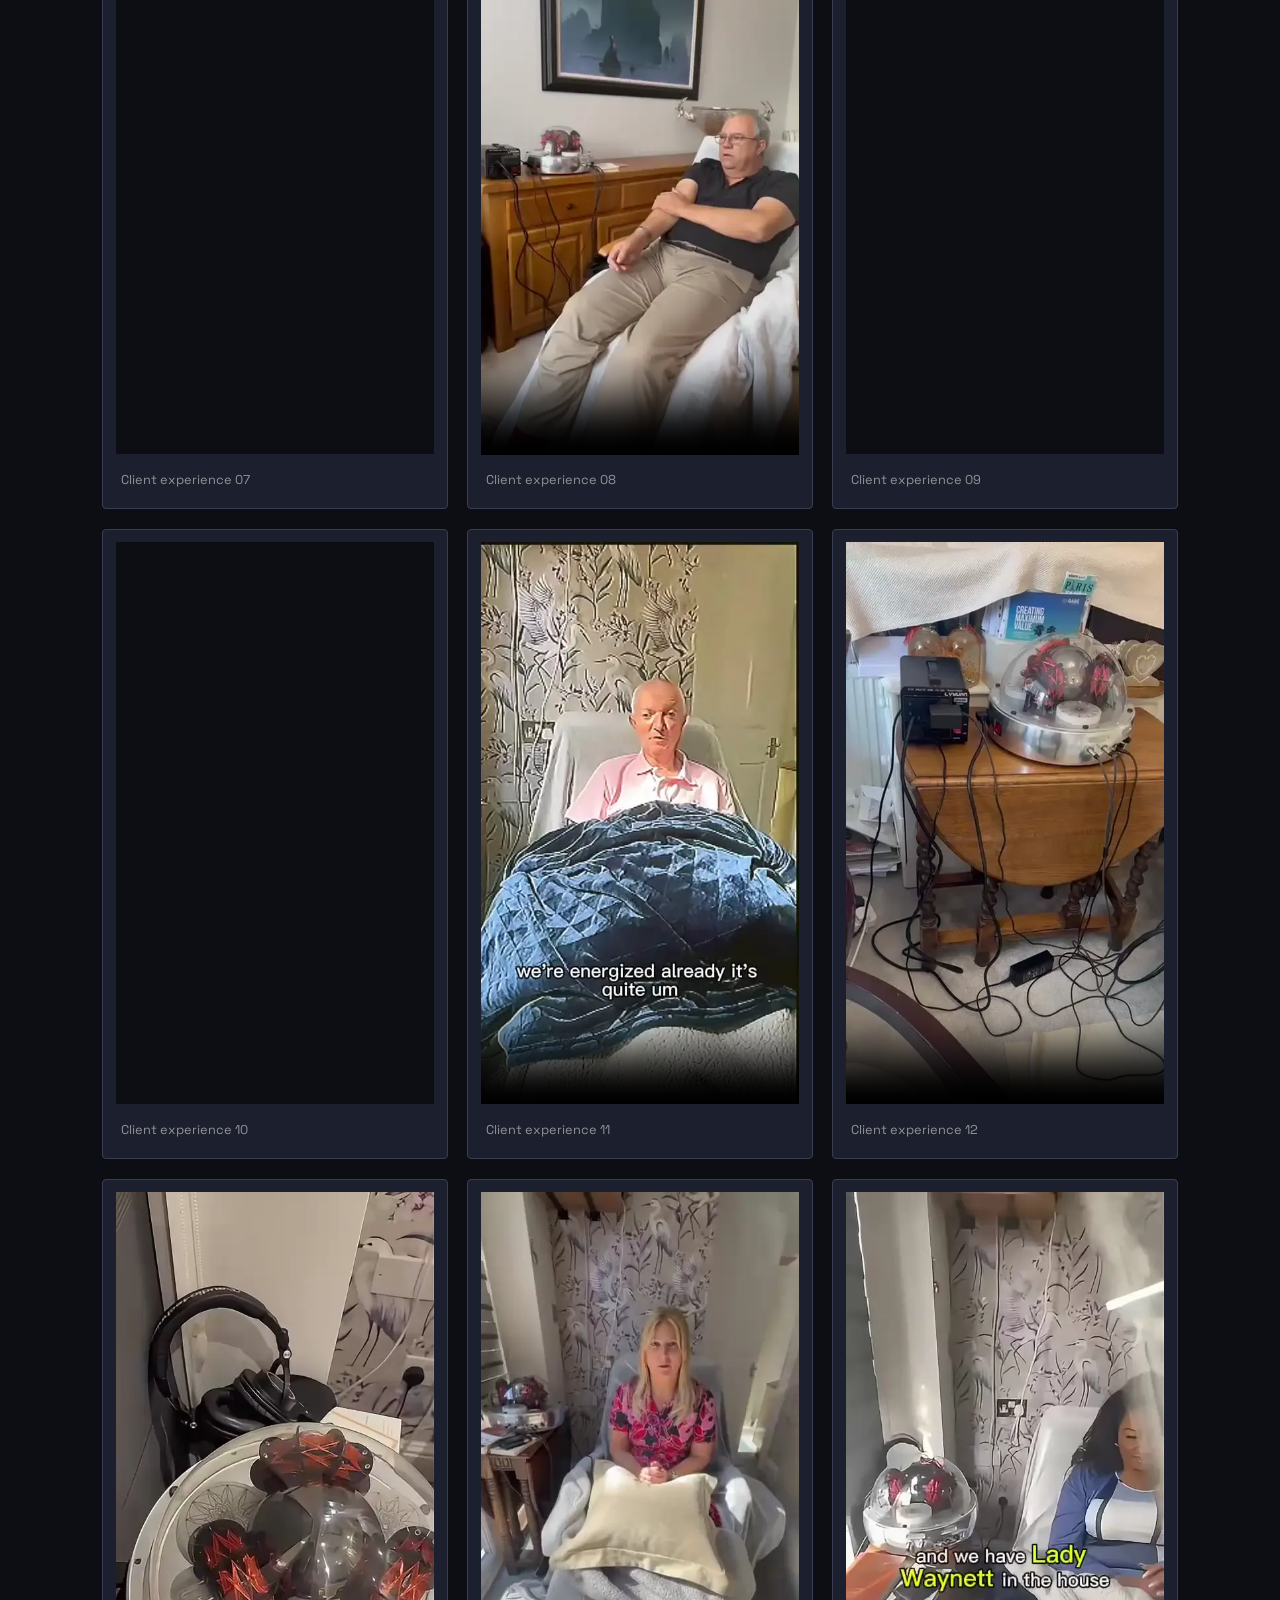
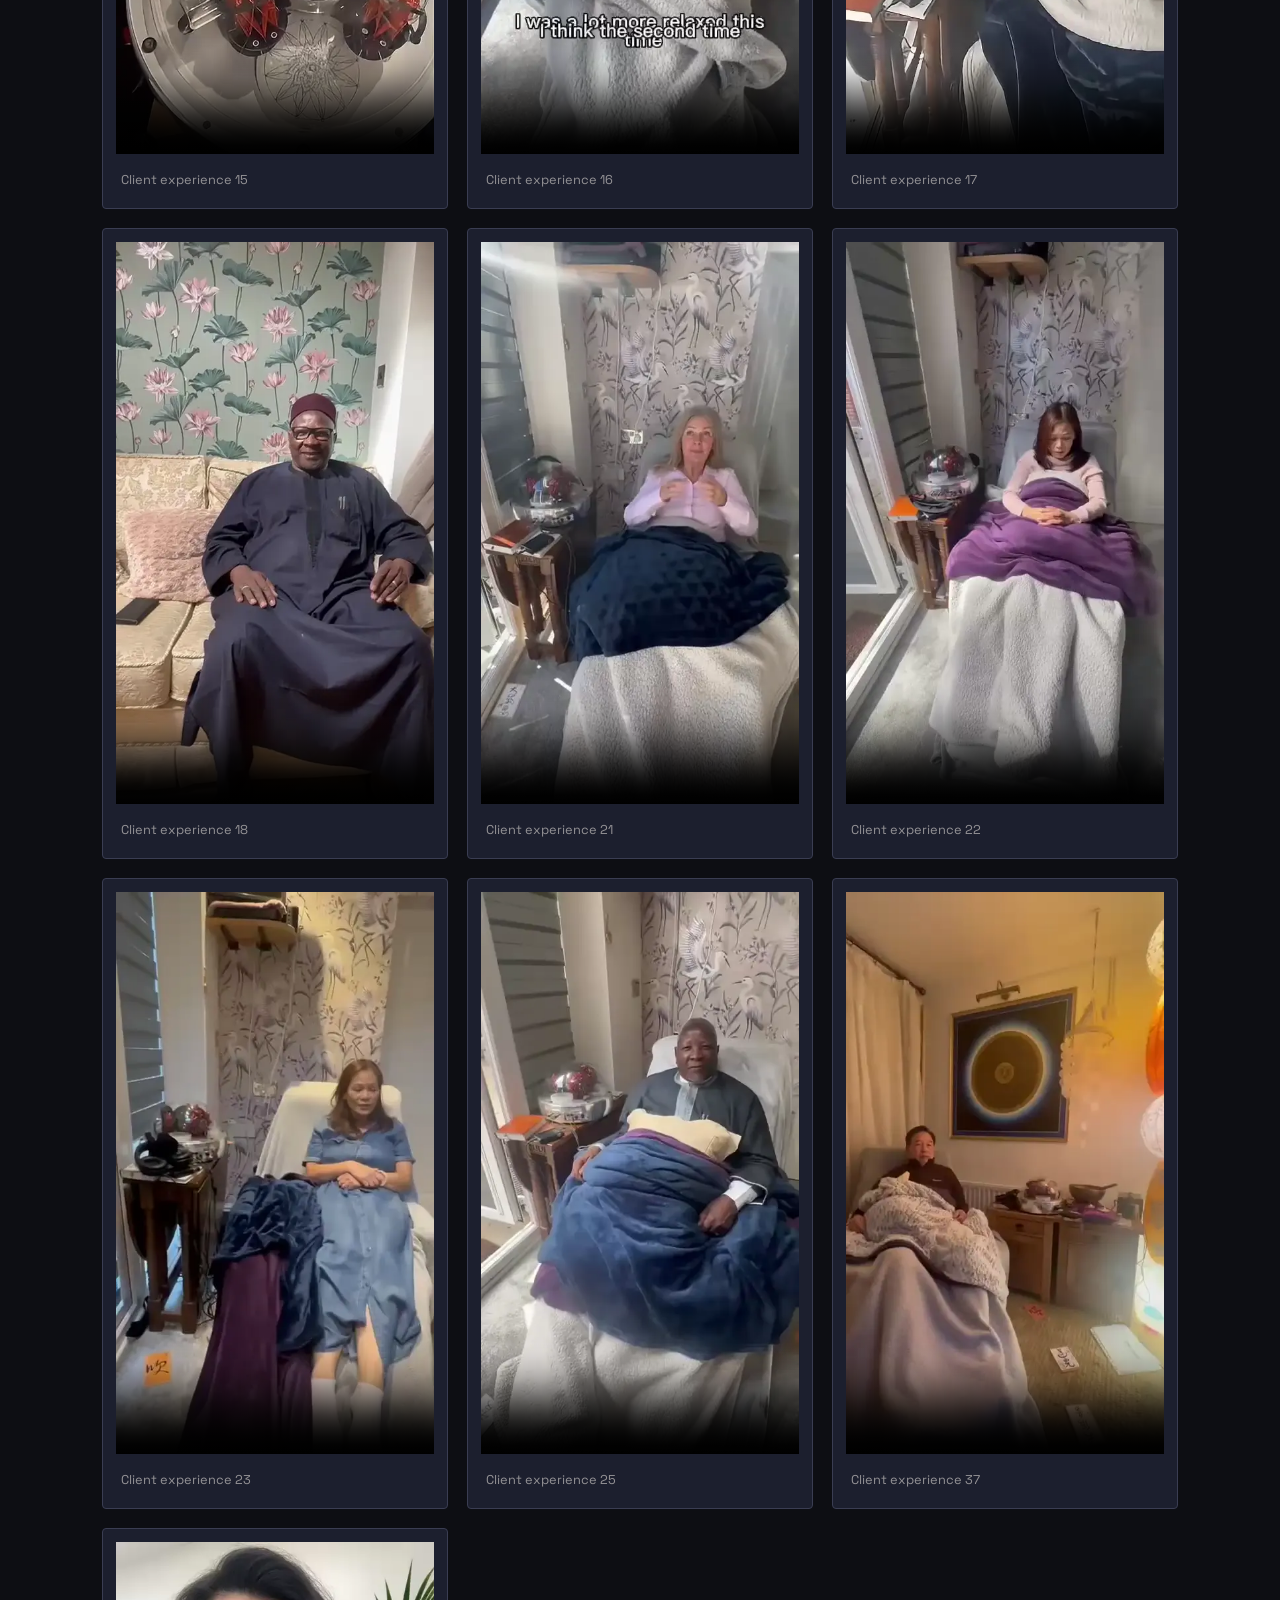
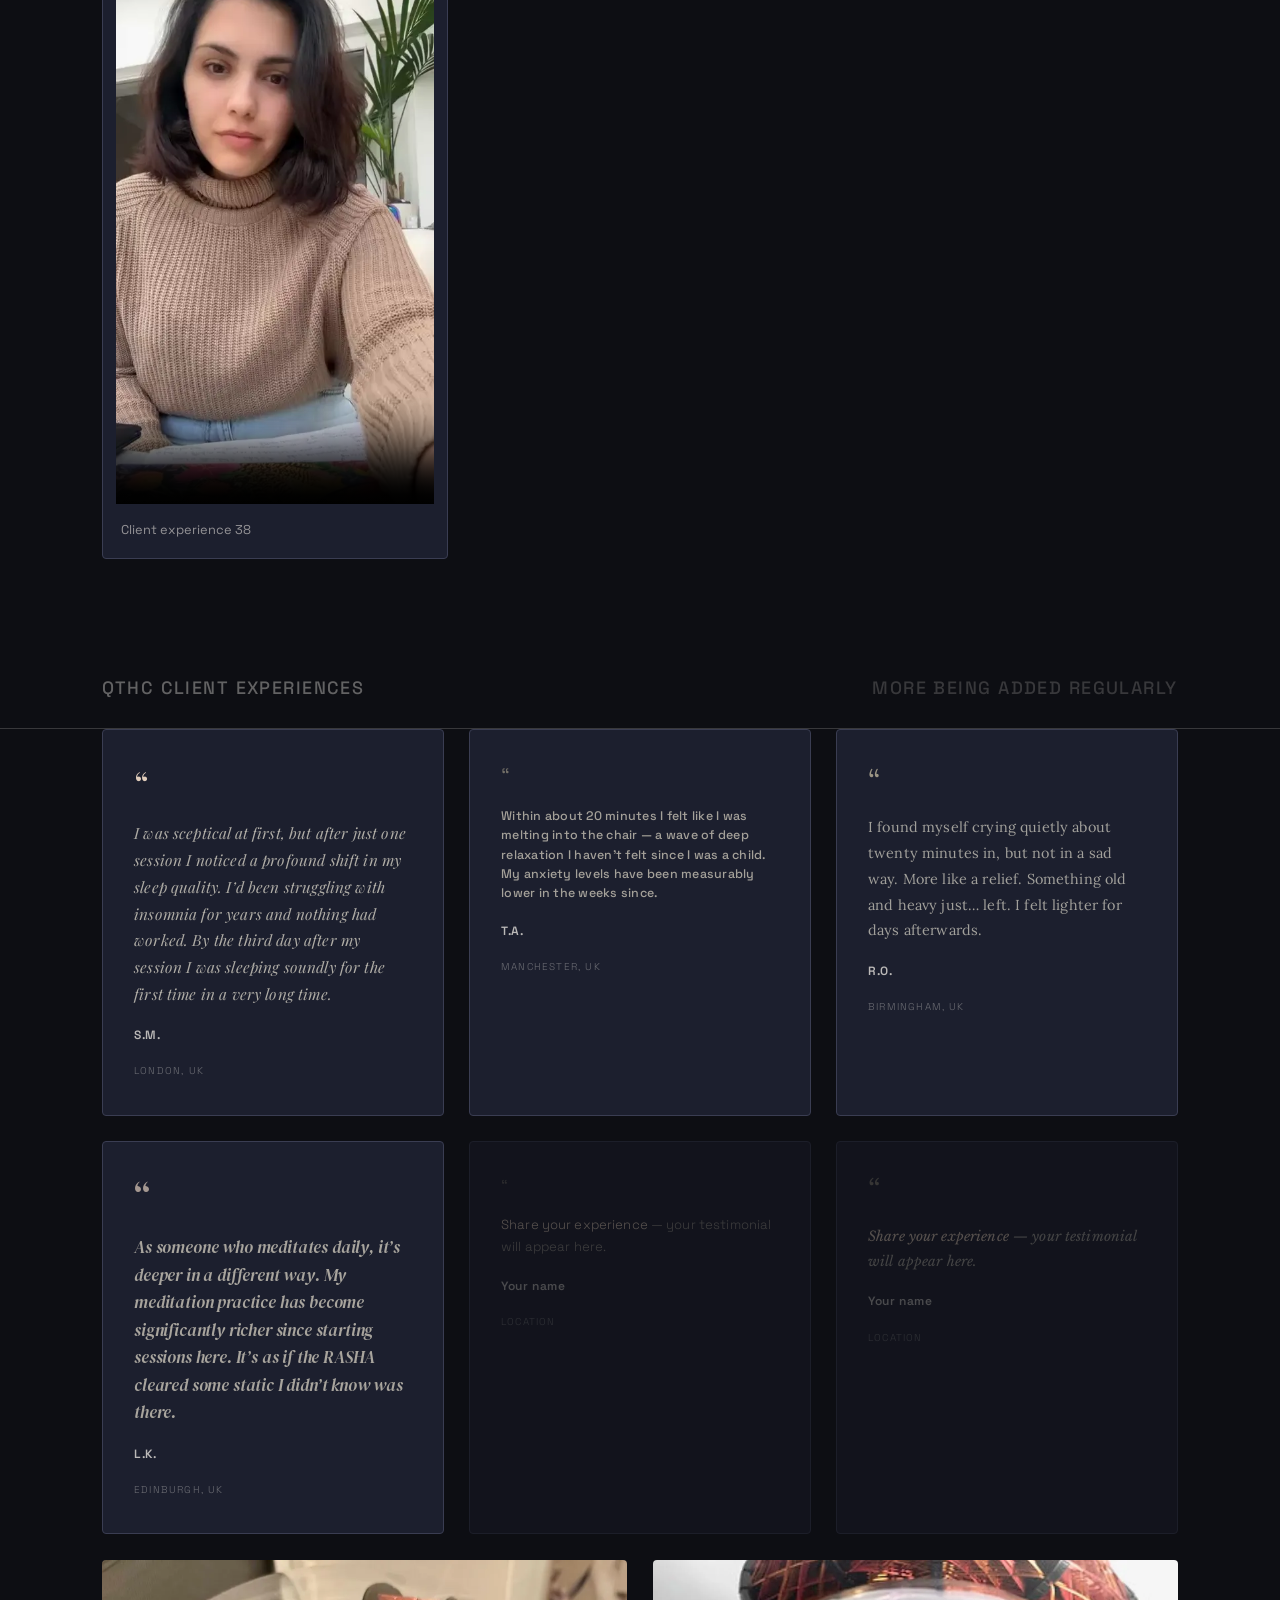
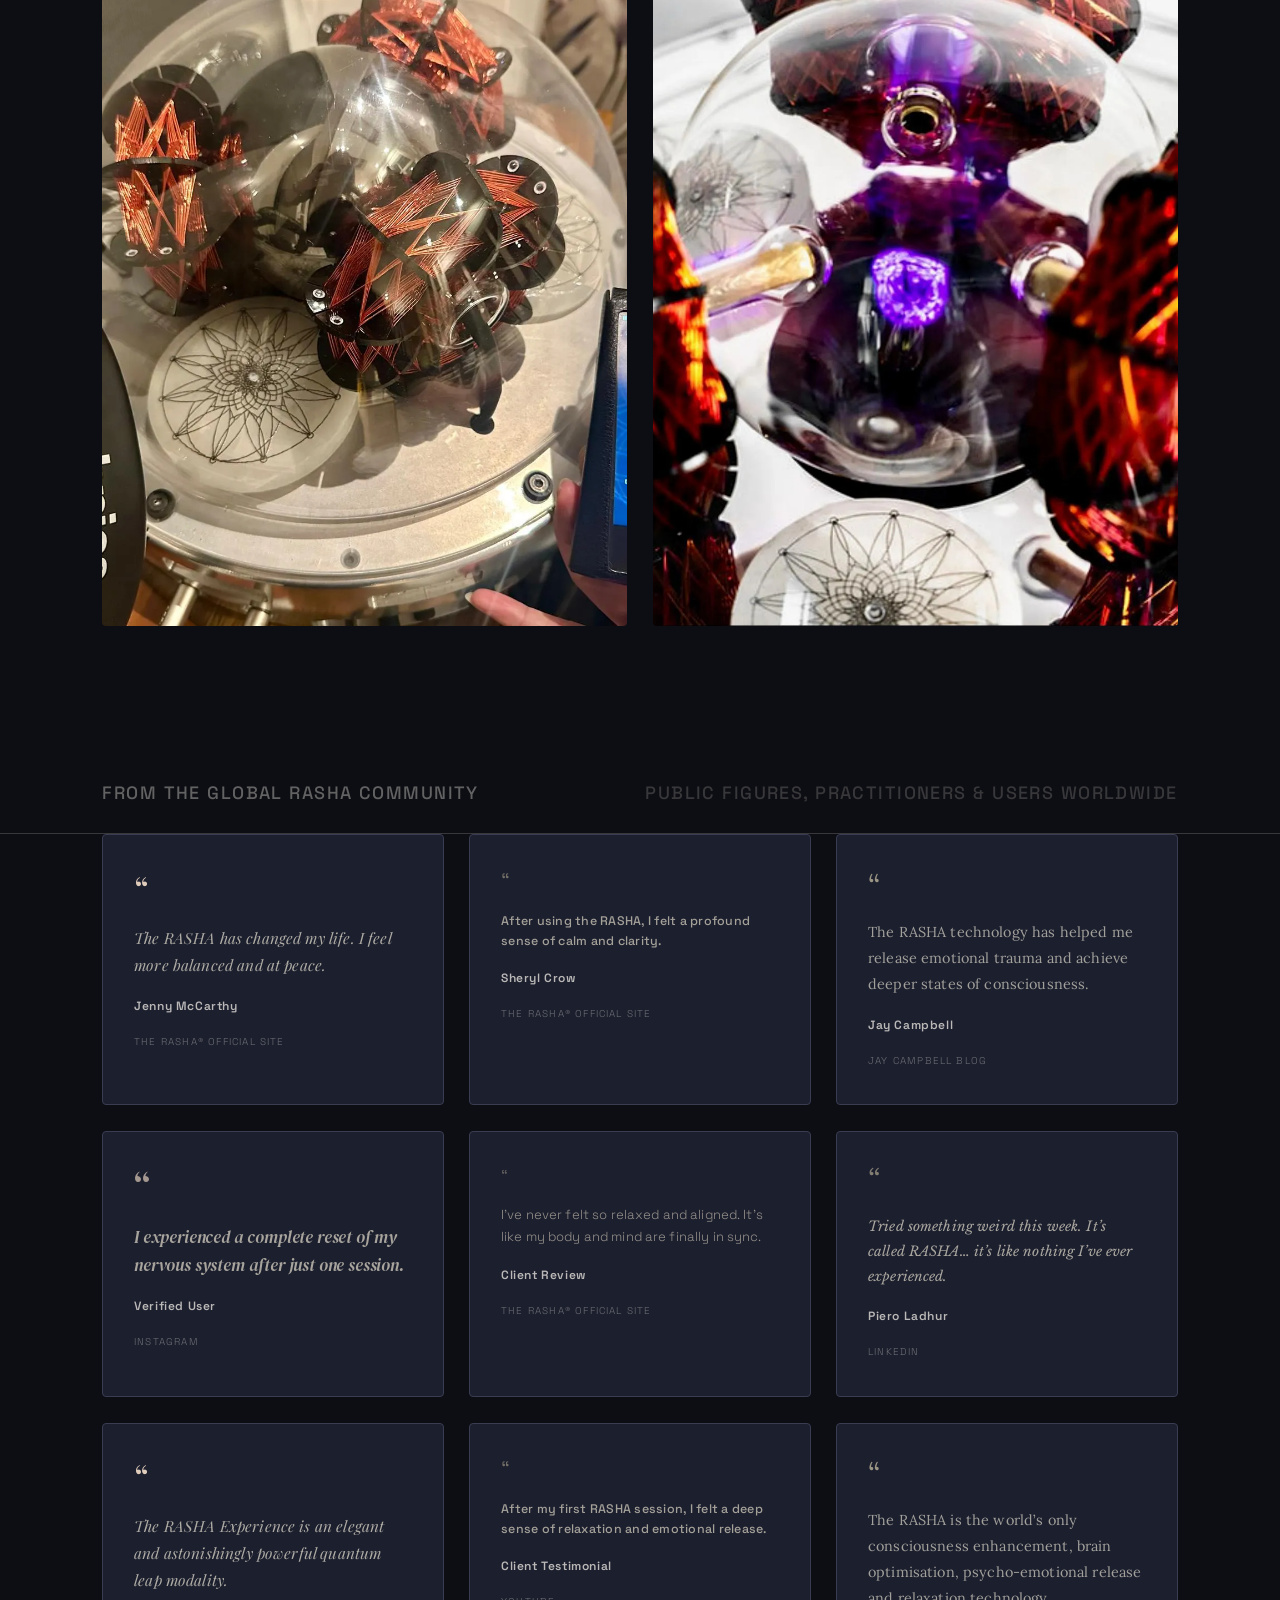
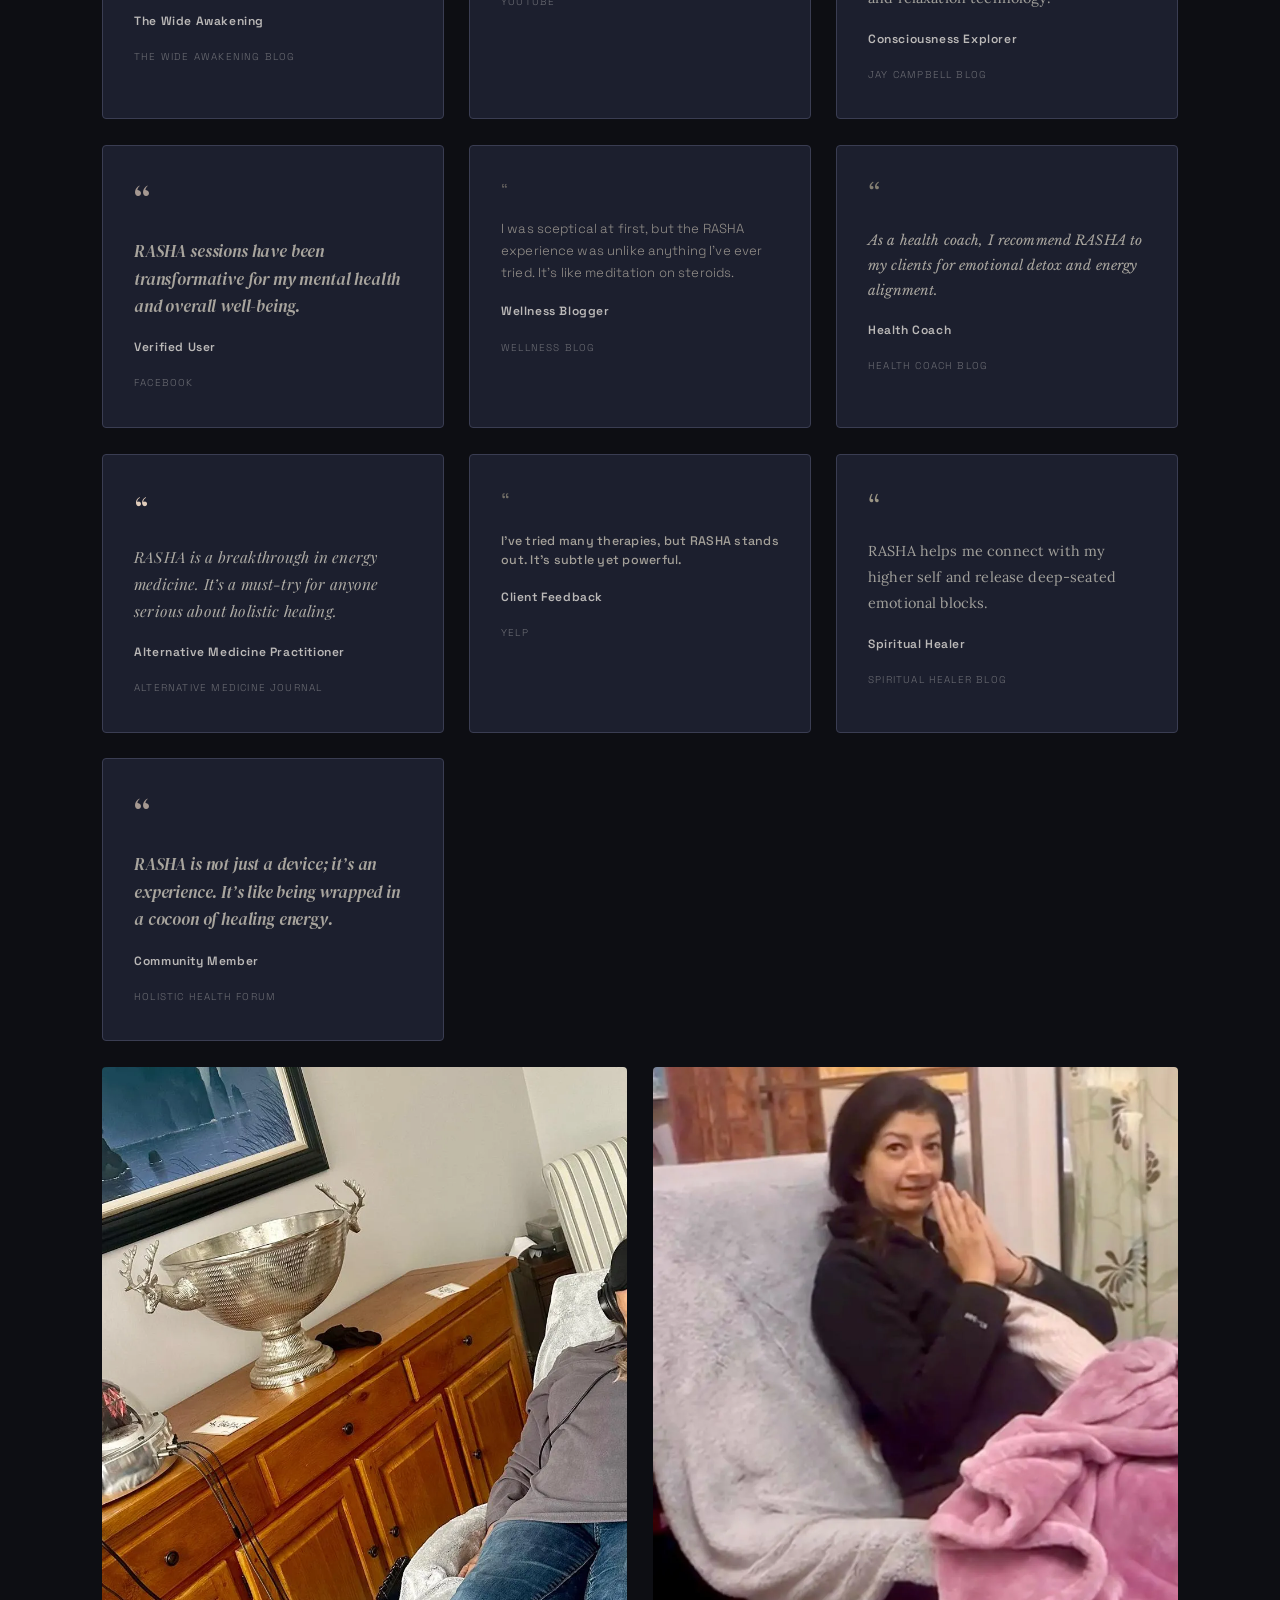
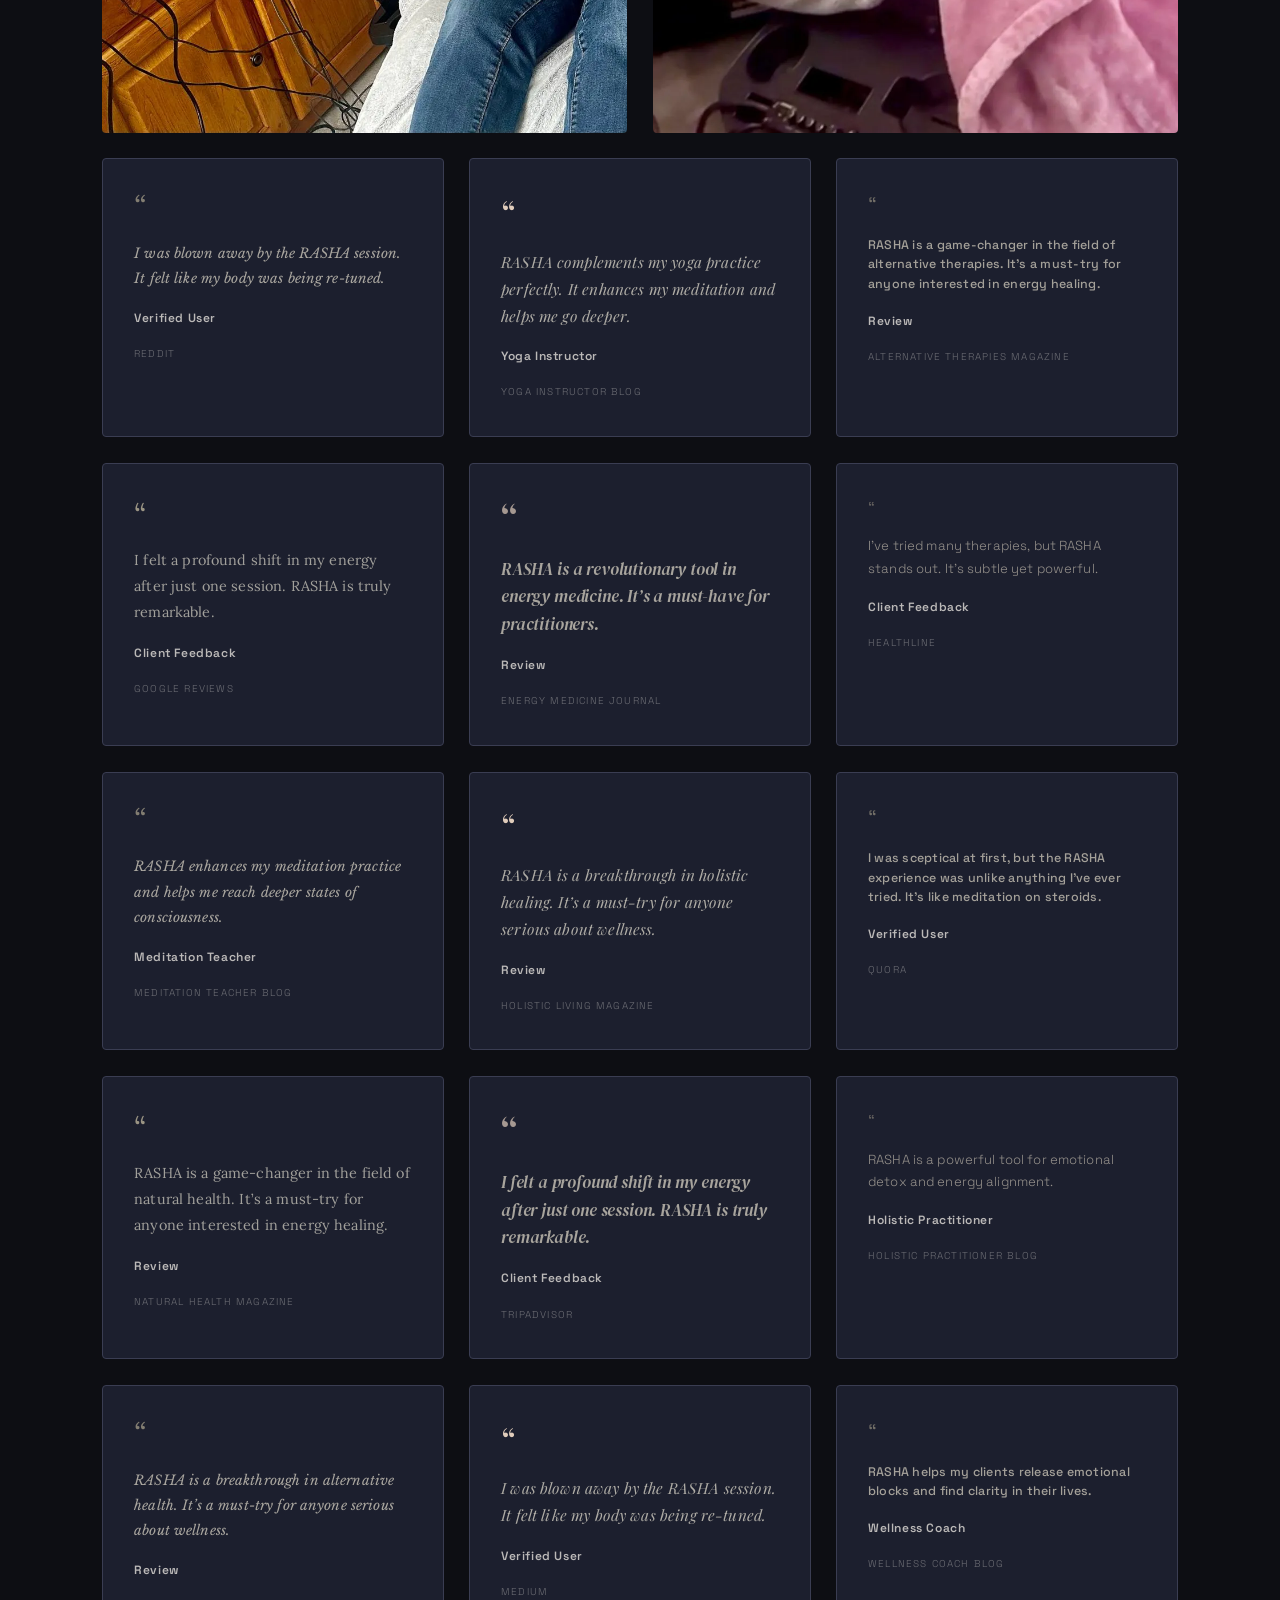
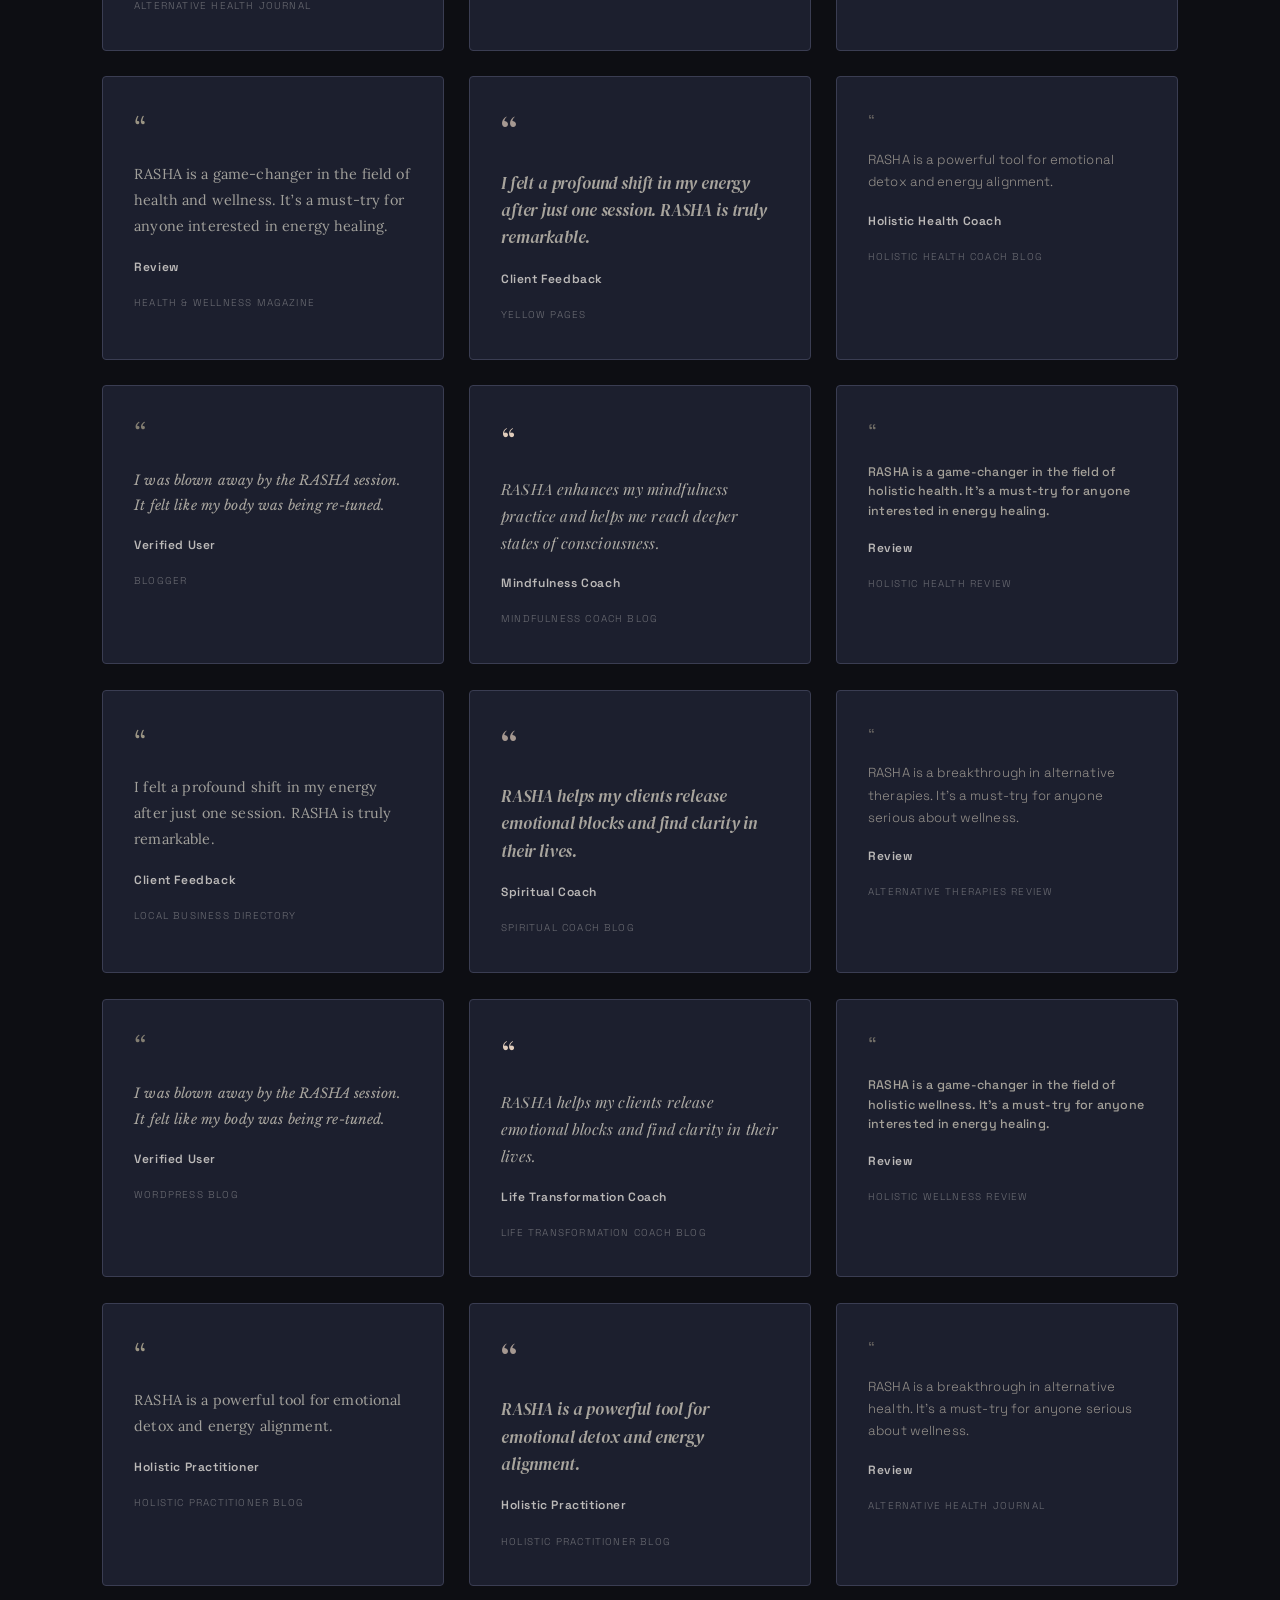
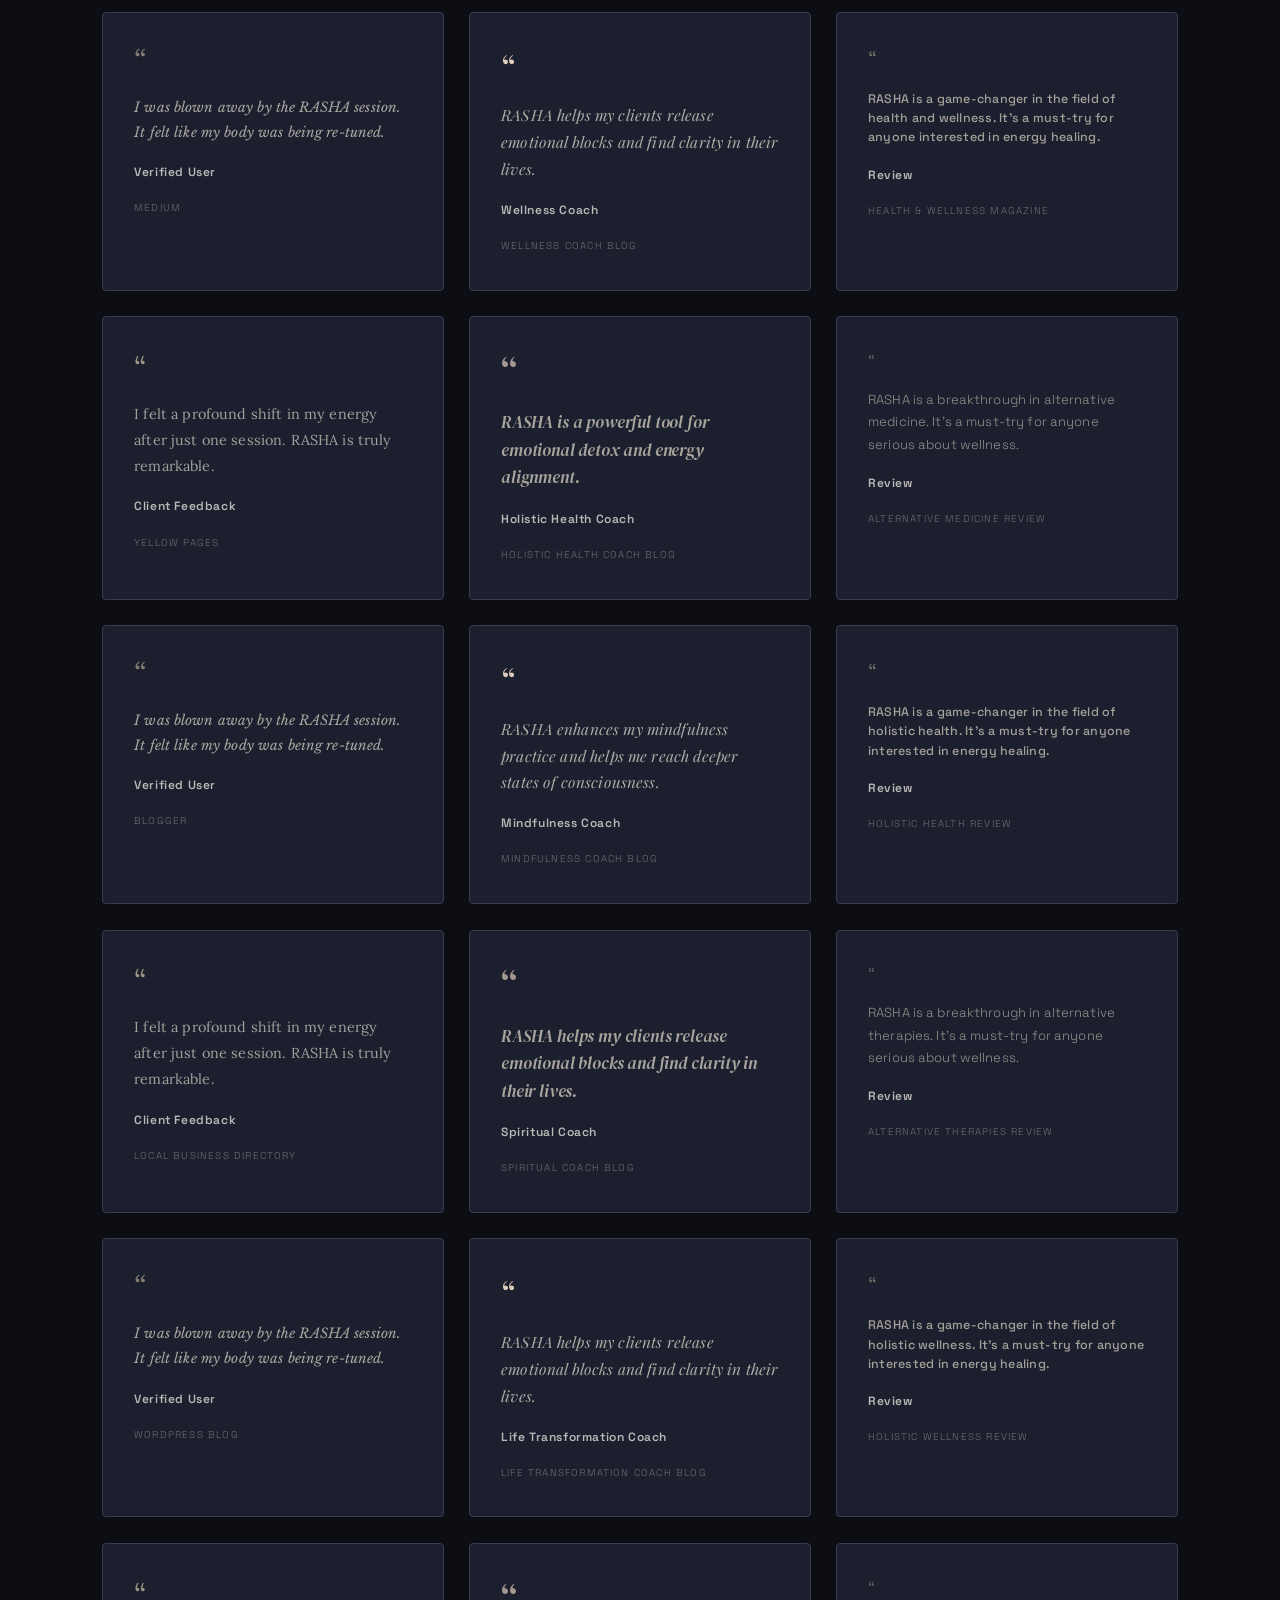
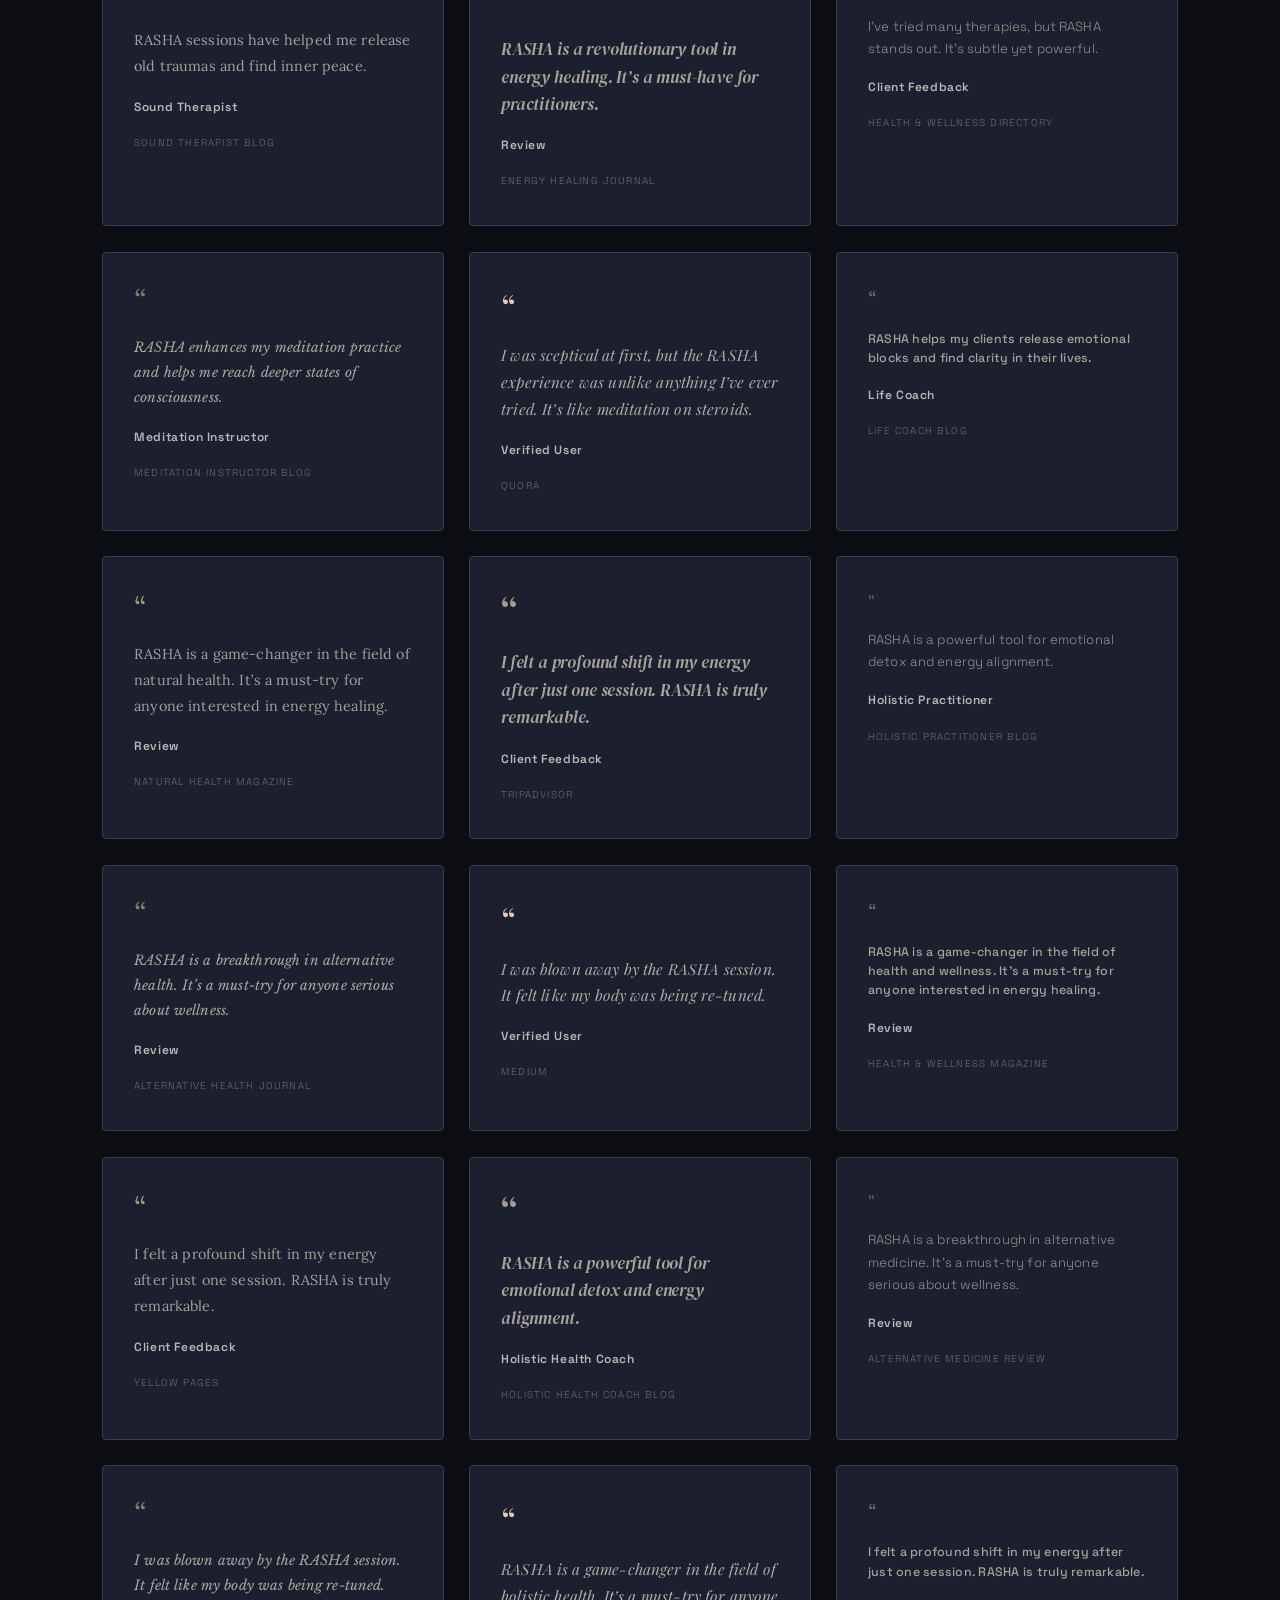
<file: Quantum Tech/site/testimonials.html>
<!DOCTYPE html>
<html lang="en">
<head>
  <meta charset="UTF-8" />
  <meta name="viewport" content="width=device-width, initial-scale=1.0" />
  <title>Testimonials — Quantum Tech Healing Centre</title>
  <meta name="description" content="Read and watch real testimonials from clients at Quantum Tech Healing Centre — written accounts and video experiences." />
  <link rel="stylesheet" href="styles.css" />
  <link rel="preconnect" href="https://fonts.googleapis.com" />
  <link rel="preconnect" href="https://fonts.gstatic.com" crossorigin />
  <link href="https://fonts.googleapis.com/css2?family=Space+Grotesk:wght@300;400;500;600;700&family=Playfair+Display:ital,wght@0,400;0,700;1,400;1,700&family=Lora:ital,wght@0,400;0,600;1,400;1,600&family=DM+Serif+Display:ital@0;1&family=Libre+Baskerville:ital,wght@0,400;0,700;1,400&display=swap" rel="stylesheet" />
  <style>
    /* ── Testimonial grid — 3 columns ─────────────────────── */
    .t-grid {
      display: grid !important;
      grid-template-columns: repeat(3, 1fr) !important;
      grid-auto-rows: auto;
      gap: 2vw;
      padding: 0 var(--margin-h) var(--section-pad-v);
    }
    .t-card {
      background: #1c1f2e !important;
      border: 1px solid #3a3d52 !important;
      border-radius: 4px;
      padding: 2.8vw 2.4vw;
      display: flex !important;
      flex-direction: column;
      gap: 1.4vw;
      box-sizing: border-box;
    }
    .t-card.t-placeholder { opacity: 0.35; }

    .t-open {
      line-height: 1;
      font-weight: 300;
    }
    .t-author {
      font-size: clamp(0.75rem, 0.88vw, 0.88rem);
      font-weight: 600;
      color: var(--color-light-grey-08);
      letter-spacing: 0.05em;
      font-family: 'Space Grotesk', sans-serif;
    }
    .t-source {
      font-size: clamp(0.62rem, 0.72vw, 0.72rem);
      color: var(--color-light-grey-04);
      letter-spacing: 0.12em;
      text-transform: uppercase;
      font-family: 'Space Grotesk', sans-serif;
    }

    /* ── Varied font styles per card ─────────────────────── */
    /* Style 1 — Playfair italic, generous */
    .t-card:nth-child(6n+1) .t-quote {
      font-family: 'Playfair Display', serif;
      font-style: italic;
      font-size: clamp(0.95rem, 1.2vw, 1.2rem);
      font-weight: 400;
      color: rgba(200,196,186,0.85);
      line-height: 1.75;
    }
    .t-card:nth-child(6n+1) .t-open {
      font-family: 'Playfair Display', serif;
      font-size: clamp(1.8rem, 2.8vw, 2.8rem);
      color: var(--color-sand);
    }

    /* Style 2 — Space Grotesk bold, punchy */
    .t-card:nth-child(6n+2) .t-quote {
      font-family: 'Space Grotesk', sans-serif;
      font-style: normal;
      font-size: clamp(0.78rem, 0.9vw, 0.9rem);
      font-weight: 500;
      color: rgba(180,175,165,0.9);
      line-height: 1.55;
      letter-spacing: 0.02em;
    }
    .t-card:nth-child(6n+2) .t-open {
      font-size: clamp(1.2rem, 1.8vw, 1.8rem);
      color: rgba(200,190,160,0.5);
    }

    /* Style 3 — Lora serif, warm */
    .t-card:nth-child(6n+3) .t-quote {
      font-family: 'Lora', serif;
      font-style: normal;
      font-size: clamp(0.9rem, 1.1vw, 1.1rem);
      font-weight: 400;
      color: rgba(195,192,182,0.8);
      line-height: 1.8;
    }
    .t-card:nth-child(6n+3) .t-open {
      font-family: 'Lora', serif;
      font-size: clamp(1.6rem, 2.4vw, 2.4rem);
      color: rgba(210,200,170,0.7);
    }

    /* Style 4 — DM Serif Display, dramatic */
    .t-card:nth-child(6n+4) .t-quote {
      font-family: 'DM Serif Display', serif;
      font-style: italic;
      font-size: clamp(1rem, 1.3vw, 1.3rem);
      font-weight: 400;
      color: rgba(215,210,195,0.75);
      line-height: 1.65;
      letter-spacing: -0.01em;
    }
    .t-card:nth-child(6n+4) .t-open {
      font-family: 'DM Serif Display', serif;
      font-size: clamp(2rem, 3vw, 3rem);
      color: var(--color-sand);
      opacity: 0.7;
    }

    /* Style 5 — Space Grotesk light, minimal */
    .t-card:nth-child(6n+5) .t-quote {
      font-family: 'Space Grotesk', sans-serif;
      font-style: normal;
      font-size: clamp(0.82rem, 0.95vw, 0.95rem);
      font-weight: 300;
      color: rgba(170,165,155,0.85);
      line-height: 1.7;
      letter-spacing: 0.01em;
    }
    .t-card:nth-child(6n+5) .t-open {
      font-size: clamp(1rem, 1.4vw, 1.4rem);
      color: rgba(190,180,155,0.45);
    }

    /* Style 6 — Libre Baskerville, classical */
    .t-card:nth-child(6n+6) .t-quote {
      font-family: 'Libre Baskerville', serif;
      font-style: italic;
      font-size: clamp(0.85rem, 1.05vw, 1.05rem);
      font-weight: 400;
      color: rgba(205,200,188,0.8);
      line-height: 1.85;
    }
    .t-card:nth-child(6n+6) .t-open {
      font-family: 'Libre Baskerville', serif;
      font-size: clamp(1.5rem, 2.2vw, 2.2rem);
      color: rgba(200,190,160,0.6);
    }

    /* Faster fade for cards */
    .t-card.fade-up {
      transition-duration: 0.35s !important;
    }

    @media (max-width: 900px) {
      .t-grid { grid-template-columns: repeat(2, 1fr) !important; gap: 3vw; }
      .t-card { padding: 5vw 4vw; gap: 3vw; }
    }
    @media (max-width: 500px) {
      .t-grid { grid-template-columns: 1fr !important; gap: 4vw; }
    }

    .quote-source {
      font-size: var(--font-label);
      letter-spacing: var(--ls-label);
      color: var(--color-light-grey-04);
      margin-top: 0.5vw;
      text-transform: uppercase;
    }
    .translation-label {
      display: inline-block;
      font-size: var(--font-label);
      font-weight: 500;
      letter-spacing: var(--ls-label);
      text-transform: uppercase;
      color: var(--color-sand);
      border: 1px solid var(--color-sand-04);
      border-radius: 100px;
      padding: 0.3em 0.8em;
      margin-bottom: 1.5vw;
    }
    .featured-videos { padding: 5vw var(--margin-h) 7vw; border-top: 1px solid var(--color-light-grey-02); }
    .featured-videos-label { color: var(--color-sand); font-size: var(--font-label); letter-spacing: var(--ls-label); text-transform: uppercase; margin-bottom: 2vw; }
    .featured-videos-grid { display: grid; grid-template-columns: repeat(3, minmax(0, 1fr)); gap: 1.5vw; }
    .featured-video { margin: 0; padding: 1vw; background: #1c1f2e; border: 1px solid #3a3d52; border-radius: 4px; }
    .featured-video video { display: block; width: 100%; aspect-ratio: 480 / 848; object-fit: contain; background: #0d0e14; }
    .featured-video figcaption { color: var(--color-light-grey-06); font-size: clamp(.8rem, 1vw, 1rem); padding: 1rem .3rem .3rem; }
    @media (max-width: 700px) { .featured-videos-grid { grid-template-columns: 1fr; gap: 1rem; } .featured-video { padding: .6rem; } .featured-videos { padding-top: 2rem; } }
  </style>
</head>
<body>

  <nav class="nav" role="navigation" aria-label="Main navigation">
    <div class="nav-inner">
      <a href="index.html" class="nav-logo">QTHC</a>
      <ul class="nav-links" role="list">
        <li><a href="rasha.html" class="nav-link">The RASHA</a></li>
        <li><a href="treatments.html" class="nav-link">Treatments &amp; Programmes</a></li>
        <li><a href="testimonials.html" class="nav-link">Testimonials</a></li>
        <li><a href="operator.html" class="nav-link">The Operator / Creator</a></li>
        <li><a href="science.html" class="nav-link">Science</a></li>
        <li><a href="pricing.html" class="nav-link">Pricing</a></li>
        <li><a href="faq.html" class="nav-link">FAQ</a></li>
        <li><a href="contact.html" class="nav-link">Contact</a></li>
      </ul>
      <button class="nav-hamburger" aria-label="Open menu">
        <span></span><span></span><span></span>
      </button>
    </div>
  </nav>

  <div class="nav-overlay" role="dialog" aria-label="Mobile navigation">
    <a href="rasha.html" class="overlay-link">The RASHA</a>
    <a href="treatments.html" class="overlay-link">Treatments &amp; Programmes</a>
    <a href="testimonials.html" class="overlay-link">Testimonials</a>
    <a href="operator.html" class="overlay-link">The Operator / Creator</a>
    <a href="science.html" class="overlay-link">Science</a>
    <a href="pricing.html" class="overlay-link">Pricing</a>
    <a href="faq.html" class="overlay-link">FAQ</a>
    <a href="contact.html" class="overlay-link">Contact</a>
  </div>

  <!-- ── Page Hero ────────────────────────────────────────── -->
  <header class="page-hero section-dark">
    <p class="page-label">Real experiences</p>
    <h1 class="page-title animate-in">
      <span class="title-mask"><span class="title-line">Client</span></span>
      <span class="title-mask"><span class="title-line">Testimonials</span></span>
    </h1>
    <p class="page-desc fade-up">
      Hear directly from those who have experienced the RASHA at the Quantum Tech Healing Centre
      and from the global RASHA community &mdash; public figures, practitioners, and everyday
      people sharing their experience in their own words.
    </p>
  </header>

  <section class="featured-videos section-dark" aria-label="Client video testimonials">
    <p class="featured-videos-label">Watch their stories</p>
    <div class="featured-videos-grid">
      <figure class="featured-video"><video poster="images/video-posters/93d305c02c29c6ab.webp" controls preload="metadata" playsinline aria-label="Client video testimonial one"><source src="videos/whatsapp-03-17.mp4" type="video/mp4">Your browser does not support video playback.</video><figcaption>Client experience 01</figcaption></figure>



      <figure class="featured-video"><video poster="images/video-posters/cdf98e606d028f4d.webp" controls preload="metadata" playsinline aria-label="Client video testimonial five"><source src="videos/nina.mp4" type="video/mp4">Your browser does not support video playback.</video><figcaption>Client experience 05</figcaption></figure>
      <figure class="featured-video"><video poster="images/video-posters/0759729fc88057e2.webp" controls preload="metadata" playsinline aria-label="Client video testimonial 6"><source src="videos/WhatsApp%20Video%202026-11-08%20at%2014.27.41.mp4" type="video/mp4">Your browser does not support video playback.</video><figcaption>Client experience 06</figcaption></figure>

      <figure class="featured-video"><iframe class="youtube-video" src="https://www.youtube-nocookie.com/embed/LDdn6axyY3I" title="Client experience 07" loading="lazy" allow="accelerometer; autoplay; clipboard-write; encrypted-media; gyroscope; picture-in-picture; web-share" allowfullscreen></iframe><figcaption>Client experience 07</figcaption></figure>
      <figure class="featured-video"><video poster="images/video-posters/2bb6135d552db10c.webp" controls preload="metadata" playsinline aria-label="Client video testimonial 8"><source src="videos/WhatsApp%20Video%202026-11-08%20at%2015.03.35.mp4" type="video/mp4">Your browser does not support video playback.</video><figcaption>Client experience 08</figcaption></figure>


      <figure class="featured-video"><iframe class="youtube-video" src="https://www.youtube-nocookie.com/embed/XEScMxR_1Ew" title="Client experience 09" loading="lazy" allow="accelerometer; autoplay; clipboard-write; encrypted-media; gyroscope; picture-in-picture; web-share" allowfullscreen></iframe><figcaption>Client experience 09</figcaption></figure>
      <figure class="featured-video"><iframe class="youtube-video" src="https://www.youtube-nocookie.com/embed/YCmDpDfJbzA" title="Client experience 10" loading="lazy" allow="accelerometer; autoplay; clipboard-write; encrypted-media; gyroscope; picture-in-picture; web-share" allowfullscreen></iframe><figcaption>Client experience 10</figcaption></figure>
      <figure class="featured-video"><video poster="images/video-posters/05f3c27e7d6399db.webp" controls preload="metadata" playsinline aria-label="Client video testimonial 11"><source src="videos/WhatsApp%20Video%202026-11-08%20at%2023.39.06.mp4" type="video/mp4">Your browser does not support video playback.</video><figcaption>Client experience 11</figcaption></figure>
      <figure class="featured-video"><video poster="images/video-posters/6251a284dccb0c1e.webp" controls preload="metadata" playsinline aria-label="Client video testimonial 12"><source src="videos/WhatsApp%20Video%202026-11-08%20at%2023.44.03.mp4" type="video/mp4">Your browser does not support video playback.</video><figcaption>Client experience 12</figcaption></figure>


      <figure class="featured-video"><video poster="images/video-posters/c213f7947faca10e.webp" controls preload="metadata" playsinline aria-label="Client video testimonial 15"><source src="videos/WhatsApp%20Video%202026-11-09%20at%2002.00.51.mp4" type="video/mp4">Your browser does not support video playback.</video><figcaption>Client experience 15</figcaption></figure>
      <figure class="featured-video"><video poster="images/video-posters/a41007752afb5a94.webp" controls preload="metadata" playsinline aria-label="Client video testimonial 16"><source src="videos/WhatsApp%20Video%202026-11-09%20at%2002.23.29.mp4" type="video/mp4">Your browser does not support video playback.</video><figcaption>Client experience 16</figcaption></figure>
      <figure class="featured-video"><video poster="images/video-posters/1984cedf11a1c573.webp" controls preload="metadata" playsinline aria-label="Client video testimonial 17"><source src="videos/WhatsApp%20Video%202026-11-09%20at%2013.15.24.mp4" type="video/mp4">Your browser does not support video playback.</video><figcaption>Client experience 17</figcaption></figure>
      <figure class="featured-video"><video poster="images/video-posters/c23295b4a3bf2bd8.webp" controls preload="metadata" playsinline aria-label="Client video testimonial 18"><source src="videos/WhatsApp%20Video%202026-11-09%20at%2017.44.03.mp4" type="video/mp4">Your browser does not support video playback.</video><figcaption>Client experience 18</figcaption></figure>


      <figure class="featured-video"><video poster="images/video-posters/fbcafdaa3daf331b.webp" controls preload="metadata" playsinline aria-label="Client video testimonial 21"><source src="videos/WhatsApp%20Video%202026-11-09%20at%2019.04.23.mp4" type="video/mp4">Your browser does not support video playback.</video><figcaption>Client experience 21</figcaption></figure>
      <figure class="featured-video"><video poster="images/video-posters/295103c17e37a205.webp" controls preload="metadata" playsinline aria-label="Client video testimonial 22"><source src="videos/WhatsApp%20Video%202026-11-10%20at%2015.28.23.mp4" type="video/mp4">Your browser does not support video playback.</video><figcaption>Client experience 22</figcaption></figure>
      <figure class="featured-video"><video poster="images/video-posters/5cea9cb9c50b0104.webp" controls preload="metadata" playsinline aria-label="Client video testimonial 23"><source src="videos/WhatsApp%20Video%202026-11-10%20at%2015.37.59.mp4" type="video/mp4">Your browser does not support video playback.</video><figcaption>Client experience 23</figcaption></figure>

      <figure class="featured-video"><video poster="images/video-posters/6e7a0168bbaa633a.webp" controls preload="metadata" playsinline aria-label="Client video testimonial 25"><source src="videos/WhatsApp%20Video%202026-11-10%20at%2016.01.53.mp4" type="video/mp4">Your browser does not support video playback.</video><figcaption>Client experience 25</figcaption></figure>










      <figure class="featured-video"><video poster="images/video-posters/91f44e4fb637a7fc.webp" controls preload="metadata" playsinline aria-label="Client video testimonial 37"><source src="videos/WhatsApp%20Video%202026-11-11%20at%2001.48.09.mp4" type="video/mp4">Your browser does not support video playback.</video><figcaption>Client experience 37</figcaption></figure>
      <figure class="featured-video"><video poster="images/video-posters/2d149e0ad0687593.webp" controls preload="metadata" playsinline aria-label="Client video testimonial 38"><source src="videos/WhatsApp%20Video%202026-11-08%20at%2014.22.43.mp4" type="video/mp4">Your browser does not support video playback.</video><figcaption>Client experience 38</figcaption></figure>
    </div>
  </section>

  <!-- ── QTHC Client Testimonials ────────────────────────── -->
  <section class="section-dark">
    <div class="section-label">
      <span class="label">QTHC Client Experiences</span>
      <span class="label" style="color:var(--color-light-grey-02);">More being added regularly</span>
    </div>

    <div class="t-grid" data-stagger="0.02">

      <div class="t-card fade-up">
        <span class="t-open">&ldquo;</span>
        <p class="t-quote">I was sceptical at first, but after just one session I noticed a profound shift in my sleep quality. I&rsquo;d been struggling with insomnia for years and nothing had worked. By the third day after my session I was sleeping soundly for the first time in a very long time.</p>
        <p class="t-author">S.M.</p>
        <p class="t-source">London, UK</p>
      </div>

      <div class="t-card fade-up">
        <span class="t-open">&ldquo;</span>
        <p class="t-quote">Within about 20 minutes I felt like I was melting into the chair &mdash; a wave of deep relaxation I haven&rsquo;t felt since I was a child. My anxiety levels have been measurably lower in the weeks since.</p>
        <p class="t-author">T.A.</p>
        <p class="t-source">Manchester, UK</p>
      </div>

      <div class="t-card fade-up">
        <span class="t-open">&ldquo;</span>
        <p class="t-quote">I found myself crying quietly about twenty minutes in, but not in a sad way. More like a relief. Something old and heavy just&hellip; left. I felt lighter for days afterwards.</p>
        <p class="t-author">R.O.</p>
        <p class="t-source">Birmingham, UK</p>
      </div>

      <div class="t-card fade-up">
        <span class="t-open">&ldquo;</span>
        <p class="t-quote">As someone who meditates daily, it&rsquo;s deeper in a different way. My meditation practice has become significantly richer since starting sessions here. It&rsquo;s as if the RASHA cleared some static I didn&rsquo;t know was there.</p>
        <p class="t-author">L.K.</p>
        <p class="t-source">Edinburgh, UK</p>
      </div>

      <div class="t-card t-placeholder fade-up">
        <span class="t-open">&ldquo;</span>
        <p class="t-quote"><a href="contact.html" style="color:var(--color-sand);">Share your experience</a> &mdash; your testimonial will appear here.</p>
        <p class="t-author">Your name</p>
        <p class="t-source">Location</p>
      </div>

      <div class="t-card t-placeholder fade-up">
        <span class="t-open">&ldquo;</span>
        <p class="t-quote"><a href="contact.html" style="color:var(--color-sand);">Share your experience</a> &mdash; your testimonial will appear here.</p>
        <p class="t-author">Your name</p>
        <p class="t-source">Location</p>
      </div>

      <!-- Photo break — 2 vertical boxes -->
      <div class="fade-up" style="grid-column:span 3;display:grid;grid-template-columns:1fr 1fr;gap:2vw;">
        <div style="overflow:hidden;border-radius:4px;height:52vw;">
          <img loading="lazy" decoding="async" src="images/WhatsApp Image 2026-04-09 at 19.52.28.webp" alt="RASHA healing session" style="width:100%;height:100%;object-fit:cover;object-position:center;display:block;" />
        </div>
        <div style="overflow:hidden;border-radius:4px;height:52vw;">
          <img loading="lazy" decoding="async" src="images/WhatsApp Image 2026-04-09 at 19.52.42.webp" alt="RASHA healing centre" style="width:100%;height:100%;object-fit:cover;object-position:center;display:block;" />
        </div>
      </div>

    </div>
  </section>

  <!-- ── Global RASHA Community Voices ───────────────────── -->
  <section class="section-dark" style="padding-top:0;">
    <div class="section-label">
      <span class="label">From the Global RASHA Community</span>
      <span class="label" style="color:var(--color-light-grey-02);">Public figures, practitioners &amp; users worldwide</span>
    </div>

    <div class="t-grid" data-stagger="0.02">

      <div class="t-card fade-up">
        <span class="t-open">&ldquo;</span>
        <p class="t-quote">The RASHA has changed my life. I feel more balanced and at peace.</p>
        <p class="t-author">Jenny McCarthy</p>
        <p class="t-source">The RASHA&reg; Official Site</p>
      </div>

      <div class="t-card fade-up">
        <span class="t-open">&ldquo;</span>
        <p class="t-quote">After using the RASHA, I felt a profound sense of calm and clarity.</p>
        <p class="t-author">Sheryl Crow</p>
        <p class="t-source">The RASHA&reg; Official Site</p>
      </div>

      <div class="t-card fade-up">
        <span class="t-open">&ldquo;</span>
        <p class="t-quote">The RASHA technology has helped me release emotional trauma and achieve deeper states of consciousness.</p>
        <p class="t-author">Jay Campbell</p>
        <p class="t-source">Jay Campbell Blog</p>
      </div>

      <div class="t-card fade-up">
        <span class="t-open">&ldquo;</span>
        <p class="t-quote">I experienced a complete reset of my nervous system after just one session.</p>
        <p class="t-author">Verified User</p>
        <p class="t-source">Instagram</p>
      </div>

      <div class="t-card fade-up">
        <span class="t-open">&ldquo;</span>
        <p class="t-quote">I&rsquo;ve never felt so relaxed and aligned. It&rsquo;s like my body and mind are finally in sync.</p>
        <p class="t-author">Client Review</p>
        <p class="t-source">The RASHA&reg; Official Site</p>
      </div>

      <div class="t-card fade-up">
        <span class="t-open">&ldquo;</span>
        <p class="t-quote">Tried something weird this week. It&rsquo;s called RASHA&hellip; it&rsquo;s like nothing I&rsquo;ve ever experienced.</p>
        <p class="t-author">Piero Ladhur</p>
        <p class="t-source">LinkedIn</p>
      </div>

      <div class="t-card fade-up">
        <span class="t-open">&ldquo;</span>
        <p class="t-quote">The RASHA Experience is an elegant and astonishingly powerful quantum leap modality.</p>
        <p class="t-author">The Wide Awakening</p>
        <p class="t-source">The Wide Awakening Blog</p>
      </div>

      <div class="t-card fade-up">
        <span class="t-open">&ldquo;</span>
        <p class="t-quote">After my first RASHA session, I felt a deep sense of relaxation and emotional release.</p>
        <p class="t-author">Client Testimonial</p>
        <p class="t-source">YouTube</p>
      </div>

      <div class="t-card fade-up">
        <span class="t-open">&ldquo;</span>
        <p class="t-quote">The RASHA is the world&rsquo;s only consciousness enhancement, brain optimisation, psycho-emotional release and relaxation technology.</p>
        <p class="t-author">Consciousness Explorer</p>
        <p class="t-source">Jay Campbell Blog</p>
      </div>

      <div class="t-card fade-up">
        <span class="t-open">&ldquo;</span>
        <p class="t-quote">RASHA sessions have been transformative for my mental health and overall well-being.</p>
        <p class="t-author">Verified User</p>
        <p class="t-source">Facebook</p>
      </div>

      <div class="t-card fade-up">
        <span class="t-open">&ldquo;</span>
        <p class="t-quote">I was sceptical at first, but the RASHA experience was unlike anything I&rsquo;ve ever tried. It&rsquo;s like meditation on steroids.</p>
        <p class="t-author">Wellness Blogger</p>
        <p class="t-source">Wellness Blog</p>
      </div>

      <div class="t-card fade-up">
        <span class="t-open">&ldquo;</span>
        <p class="t-quote">As a health coach, I recommend RASHA to my clients for emotional detox and energy alignment.</p>
        <p class="t-author">Health Coach</p>
        <p class="t-source">Health Coach Blog</p>
      </div>

      <div class="t-card fade-up">
        <span class="t-open">&ldquo;</span>
        <p class="t-quote">RASHA is a breakthrough in energy medicine. It&rsquo;s a must-try for anyone serious about holistic healing.</p>
        <p class="t-author">Alternative Medicine Practitioner</p>
        <p class="t-source">Alternative Medicine Journal</p>
      </div>

      <div class="t-card fade-up">
        <span class="t-open">&ldquo;</span>
        <p class="t-quote">I&rsquo;ve tried many therapies, but RASHA stands out. It&rsquo;s subtle yet powerful.</p>
        <p class="t-author">Client Feedback</p>
        <p class="t-source">Yelp</p>
      </div>

      <div class="t-card fade-up">
        <span class="t-open">&ldquo;</span>
        <p class="t-quote">RASHA helps me connect with my higher self and release deep-seated emotional blocks.</p>
        <p class="t-author">Spiritual Healer</p>
        <p class="t-source">Spiritual Healer Blog</p>
      </div>

      <div class="t-card fade-up">
        <span class="t-open">&ldquo;</span>
        <p class="t-quote">RASHA is not just a device; it&rsquo;s an experience. It&rsquo;s like being wrapped in a cocoon of healing energy.</p>
        <p class="t-author">Community Member</p>
        <p class="t-source">Holistic Health Forum</p>
      </div>

      <!-- Photo break — 2 vertical boxes -->
      <div class="fade-up" style="grid-column:span 3;display:grid;grid-template-columns:1fr 1fr;gap:2vw;">
        <div style="overflow:hidden;border-radius:4px;height:52vw;">
          <img loading="lazy" decoding="async" src="images/WhatsApp Image 2026-04-09 at 23.21.36.webp" alt="RASHA centre session" style="width:100%;height:100%;object-fit:cover;object-position:center;display:block;" />
        </div>
        <div style="overflow:hidden;border-radius:4px;height:52vw;">
          <img loading="lazy" decoding="async" src="images/WhatsApp Image 2026-04-09 at 19.59.14.webp" alt="RASHA quantum healing" style="width:100%;height:100%;object-fit:cover;object-position:center;display:block;" />
        </div>
      </div>

      <div class="t-card fade-up">
        <span class="t-open">&ldquo;</span>
        <p class="t-quote">I was blown away by the RASHA session. It felt like my body was being re-tuned.</p>
        <p class="t-author">Verified User</p>
        <p class="t-source">Reddit</p>
      </div>

      <div class="t-card fade-up">
        <span class="t-open">&ldquo;</span>
        <p class="t-quote">RASHA complements my yoga practice perfectly. It enhances my meditation and helps me go deeper.</p>
        <p class="t-author">Yoga Instructor</p>
        <p class="t-source">Yoga Instructor Blog</p>
      </div>

      <div class="t-card fade-up">
        <span class="t-open">&ldquo;</span>
        <p class="t-quote">RASHA is a game-changer in the field of alternative therapies. It&rsquo;s a must-try for anyone interested in energy healing.</p>
        <p class="t-author">Review</p>
        <p class="t-source">Alternative Therapies Magazine</p>
      </div>

      <div class="t-card fade-up">
        <span class="t-open">&ldquo;</span>
        <p class="t-quote">I felt a profound shift in my energy after just one session. RASHA is truly remarkable.</p>
        <p class="t-author">Client Feedback</p>
        <p class="t-source">Google Reviews</p>
      </div>


      <div class="t-card fade-up">
        <span class="t-open">&ldquo;</span>
        <p class="t-quote">RASHA is a revolutionary tool in energy medicine. It&rsquo;s a must-have for practitioners.</p>
        <p class="t-author">Review</p>
        <p class="t-source">Energy Medicine Journal</p>
      </div>

      <div class="t-card fade-up">
        <span class="t-open">&ldquo;</span>
        <p class="t-quote">I&rsquo;ve tried many therapies, but RASHA stands out. It&rsquo;s subtle yet powerful.</p>
        <p class="t-author">Client Feedback</p>
        <p class="t-source">Healthline</p>
      </div>

      <div class="t-card fade-up">
        <span class="t-open">&ldquo;</span>
        <p class="t-quote">RASHA enhances my meditation practice and helps me reach deeper states of consciousness.</p>
        <p class="t-author">Meditation Teacher</p>
        <p class="t-source">Meditation Teacher Blog</p>
      </div>

      <div class="t-card fade-up">
        <span class="t-open">&ldquo;</span>
        <p class="t-quote">RASHA is a breakthrough in holistic healing. It&rsquo;s a must-try for anyone serious about wellness.</p>
        <p class="t-author">Review</p>
        <p class="t-source">Holistic Living Magazine</p>
      </div>

      <div class="t-card fade-up">
        <span class="t-open">&ldquo;</span>
        <p class="t-quote">I was sceptical at first, but the RASHA experience was unlike anything I&rsquo;ve ever tried. It&rsquo;s like meditation on steroids.</p>
        <p class="t-author">Verified User</p>
        <p class="t-source">Quora</p>
      </div>

      <div class="t-card fade-up">
        <span class="t-open">&ldquo;</span>
        <p class="t-quote">RASHA is a game-changer in the field of natural health. It&rsquo;s a must-try for anyone interested in energy healing.</p>
        <p class="t-author">Review</p>
        <p class="t-source">Natural Health Magazine</p>
      </div>

      <div class="t-card fade-up">
        <span class="t-open">&ldquo;</span>
        <p class="t-quote">I felt a profound shift in my energy after just one session. RASHA is truly remarkable.</p>
        <p class="t-author">Client Feedback</p>
        <p class="t-source">TripAdvisor</p>
      </div>

      <div class="t-card fade-up">
        <span class="t-open">&ldquo;</span>
        <p class="t-quote">RASHA is a powerful tool for emotional detox and energy alignment.</p>
        <p class="t-author">Holistic Practitioner</p>
        <p class="t-source">Holistic Practitioner Blog</p>
      </div>

      <div class="t-card fade-up">
        <span class="t-open">&ldquo;</span>
        <p class="t-quote">RASHA is a breakthrough in alternative health. It&rsquo;s a must-try for anyone serious about wellness.</p>
        <p class="t-author">Review</p>
        <p class="t-source">Alternative Health Journal</p>
      </div>

      <div class="t-card fade-up">
        <span class="t-open">&ldquo;</span>
        <p class="t-quote">I was blown away by the RASHA session. It felt like my body was being re-tuned.</p>
        <p class="t-author">Verified User</p>
        <p class="t-source">Medium</p>
      </div>

      <div class="t-card fade-up">
        <span class="t-open">&ldquo;</span>
        <p class="t-quote">RASHA helps my clients release emotional blocks and find clarity in their lives.</p>
        <p class="t-author">Wellness Coach</p>
        <p class="t-source">Wellness Coach Blog</p>
      </div>

      <div class="t-card fade-up">
        <span class="t-open">&ldquo;</span>
        <p class="t-quote">RASHA is a game-changer in the field of health and wellness. It&rsquo;s a must-try for anyone interested in energy healing.</p>
        <p class="t-author">Review</p>
        <p class="t-source">Health &amp; Wellness Magazine</p>
      </div>

      <div class="t-card fade-up">
        <span class="t-open">&ldquo;</span>
        <p class="t-quote">I felt a profound shift in my energy after just one session. RASHA is truly remarkable.</p>
        <p class="t-author">Client Feedback</p>
        <p class="t-source">Yellow Pages</p>
      </div>

      <div class="t-card fade-up">
        <span class="t-open">&ldquo;</span>
        <p class="t-quote">RASHA is a powerful tool for emotional detox and energy alignment.</p>
        <p class="t-author">Holistic Health Coach</p>
        <p class="t-source">Holistic Health Coach Blog</p>
      </div>

      <div class="t-card fade-up">
        <span class="t-open">&ldquo;</span>
        <p class="t-quote">I was blown away by the RASHA session. It felt like my body was being re-tuned.</p>
        <p class="t-author">Verified User</p>
        <p class="t-source">Blogger</p>
      </div>

      <div class="t-card fade-up">
        <span class="t-open">&ldquo;</span>
        <p class="t-quote">RASHA enhances my mindfulness practice and helps me reach deeper states of consciousness.</p>
        <p class="t-author">Mindfulness Coach</p>
        <p class="t-source">Mindfulness Coach Blog</p>
      </div>

      <div class="t-card fade-up">
        <span class="t-open">&ldquo;</span>
        <p class="t-quote">RASHA is a game-changer in the field of holistic health. It&rsquo;s a must-try for anyone interested in energy healing.</p>
        <p class="t-author">Review</p>
        <p class="t-source">Holistic Health Review</p>
      </div>

      <div class="t-card fade-up">
        <span class="t-open">&ldquo;</span>
        <p class="t-quote">I felt a profound shift in my energy after just one session. RASHA is truly remarkable.</p>
        <p class="t-author">Client Feedback</p>
        <p class="t-source">Local Business Directory</p>
      </div>

      <div class="t-card fade-up">
        <span class="t-open">&ldquo;</span>
        <p class="t-quote">RASHA helps my clients release emotional blocks and find clarity in their lives.</p>
        <p class="t-author">Spiritual Coach</p>
        <p class="t-source">Spiritual Coach Blog</p>
      </div>

      <div class="t-card fade-up">
        <span class="t-open">&ldquo;</span>
        <p class="t-quote">RASHA is a breakthrough in alternative therapies. It&rsquo;s a must-try for anyone serious about wellness.</p>
        <p class="t-author">Review</p>
        <p class="t-source">Alternative Therapies Review</p>
      </div>

      <div class="t-card fade-up">
        <span class="t-open">&ldquo;</span>
        <p class="t-quote">I was blown away by the RASHA session. It felt like my body was being re-tuned.</p>
        <p class="t-author">Verified User</p>
        <p class="t-source">WordPress Blog</p>
      </div>

      <div class="t-card fade-up">
        <span class="t-open">&ldquo;</span>
        <p class="t-quote">RASHA helps my clients release emotional blocks and find clarity in their lives.</p>
        <p class="t-author">Life Transformation Coach</p>
        <p class="t-source">Life Transformation Coach Blog</p>
      </div>

      <div class="t-card fade-up">
        <span class="t-open">&ldquo;</span>
        <p class="t-quote">RASHA is a game-changer in the field of holistic wellness. It&rsquo;s a must-try for anyone interested in energy healing.</p>
        <p class="t-author">Review</p>
        <p class="t-source">Holistic Wellness Review</p>
      </div>

      <div class="t-card fade-up">
        <span class="t-open">&ldquo;</span>
        <p class="t-quote">RASHA is a powerful tool for emotional detox and energy alignment.</p>
        <p class="t-author">Holistic Practitioner</p>
        <p class="t-source">Holistic Practitioner Blog</p>
      </div>
      <div class="t-card fade-up">
        <span class="t-open">&ldquo;</span>
        <p class="t-quote">RASHA is a powerful tool for emotional detox and energy alignment.</p>
        <p class="t-author">Holistic Practitioner</p>
        <p class="t-source">Holistic Practitioner Blog</p>
      </div>

      <div class="t-card fade-up">
        <span class="t-open">&ldquo;</span>
        <p class="t-quote">RASHA is a breakthrough in alternative health. It&rsquo;s a must-try for anyone serious about wellness.</p>
        <p class="t-author">Review</p>
        <p class="t-source">Alternative Health Journal</p>
      </div>

      <div class="t-card fade-up">
        <span class="t-open">&ldquo;</span>
        <p class="t-quote">I was blown away by the RASHA session. It felt like my body was being re-tuned.</p>
        <p class="t-author">Verified User</p>
        <p class="t-source">Medium</p>
      </div>

      <div class="t-card fade-up">
        <span class="t-open">&ldquo;</span>
        <p class="t-quote">RASHA helps my clients release emotional blocks and find clarity in their lives.</p>
        <p class="t-author">Wellness Coach</p>
        <p class="t-source">Wellness Coach Blog</p>
      </div>

      <div class="t-card fade-up">
        <span class="t-open">&ldquo;</span>
        <p class="t-quote">RASHA is a game-changer in the field of health and wellness. It&rsquo;s a must-try for anyone interested in energy healing.</p>
        <p class="t-author">Review</p>
        <p class="t-source">Health &amp; Wellness Magazine</p>
      </div>

      <div class="t-card fade-up">
        <span class="t-open">&ldquo;</span>
        <p class="t-quote">I felt a profound shift in my energy after just one session. RASHA is truly remarkable.</p>
        <p class="t-author">Client Feedback</p>
        <p class="t-source">Yellow Pages</p>
      </div>

      <div class="t-card fade-up">
        <span class="t-open">&ldquo;</span>
        <p class="t-quote">RASHA is a powerful tool for emotional detox and energy alignment.</p>
        <p class="t-author">Holistic Health Coach</p>
        <p class="t-source">Holistic Health Coach Blog</p>
      </div>

      <div class="t-card fade-up">
        <span class="t-open">&ldquo;</span>
        <p class="t-quote">RASHA is a breakthrough in alternative medicine. It&rsquo;s a must-try for anyone serious about wellness.</p>
        <p class="t-author">Review</p>
        <p class="t-source">Alternative Medicine Review</p>
      </div>

      <div class="t-card fade-up">
        <span class="t-open">&ldquo;</span>
        <p class="t-quote">I was blown away by the RASHA session. It felt like my body was being re-tuned.</p>
        <p class="t-author">Verified User</p>
        <p class="t-source">Blogger</p>
      </div>

      <div class="t-card fade-up">
        <span class="t-open">&ldquo;</span>
        <p class="t-quote">RASHA enhances my mindfulness practice and helps me reach deeper states of consciousness.</p>
        <p class="t-author">Mindfulness Coach</p>
        <p class="t-source">Mindfulness Coach Blog</p>
      </div>

      <div class="t-card fade-up">
        <span class="t-open">&ldquo;</span>
        <p class="t-quote">RASHA is a game-changer in the field of holistic health. It&rsquo;s a must-try for anyone interested in energy healing.</p>
        <p class="t-author">Review</p>
        <p class="t-source">Holistic Health Review</p>
      </div>

      <div class="t-card fade-up">
        <span class="t-open">&ldquo;</span>
        <p class="t-quote">I felt a profound shift in my energy after just one session. RASHA is truly remarkable.</p>
        <p class="t-author">Client Feedback</p>
        <p class="t-source">Local Business Directory</p>
      </div>

      <div class="t-card fade-up">
        <span class="t-open">&ldquo;</span>
        <p class="t-quote">RASHA helps my clients release emotional blocks and find clarity in their lives.</p>
        <p class="t-author">Spiritual Coach</p>
        <p class="t-source">Spiritual Coach Blog</p>
      </div>

      <div class="t-card fade-up">
        <span class="t-open">&ldquo;</span>
        <p class="t-quote">RASHA is a breakthrough in alternative therapies. It&rsquo;s a must-try for anyone serious about wellness.</p>
        <p class="t-author">Review</p>
        <p class="t-source">Alternative Therapies Review</p>
      </div>

      <div class="t-card fade-up">
        <span class="t-open">&ldquo;</span>
        <p class="t-quote">I was blown away by the RASHA session. It felt like my body was being re-tuned.</p>
        <p class="t-author">Verified User</p>
        <p class="t-source">WordPress Blog</p>
      </div>

      <div class="t-card fade-up">
        <span class="t-open">&ldquo;</span>
        <p class="t-quote">RASHA helps my clients release emotional blocks and find clarity in their lives.</p>
        <p class="t-author">Life Transformation Coach</p>
        <p class="t-source">Life Transformation Coach Blog</p>
      </div>

      <div class="t-card fade-up">
        <span class="t-open">&ldquo;</span>
        <p class="t-quote">RASHA is a game-changer in the field of holistic wellness. It&rsquo;s a must-try for anyone interested in energy healing.</p>
        <p class="t-author">Review</p>
        <p class="t-source">Holistic Wellness Review</p>
      </div>

      <div class="t-card fade-up">
        <span class="t-open">&ldquo;</span>
        <p class="t-quote">RASHA sessions have helped me release old traumas and find inner peace.</p>
        <p class="t-author">Sound Therapist</p>
        <p class="t-source">Sound Therapist Blog</p>
      </div>

      <div class="t-card fade-up">
        <span class="t-open">&ldquo;</span>
        <p class="t-quote">RASHA is a revolutionary tool in energy healing. It&rsquo;s a must-have for practitioners.</p>
        <p class="t-author">Review</p>
        <p class="t-source">Energy Healing Journal</p>
      </div>

      <div class="t-card fade-up">
        <span class="t-open">&ldquo;</span>
        <p class="t-quote">I&rsquo;ve tried many therapies, but RASHA stands out. It&rsquo;s subtle yet powerful.</p>
        <p class="t-author">Client Feedback</p>
        <p class="t-source">Health &amp; Wellness Directory</p>
      </div>

      <div class="t-card fade-up">
        <span class="t-open">&ldquo;</span>
        <p class="t-quote">RASHA enhances my meditation practice and helps me reach deeper states of consciousness.</p>
        <p class="t-author">Meditation Instructor</p>
        <p class="t-source">Meditation Instructor Blog</p>
      </div>

      <div class="t-card fade-up">
        <span class="t-open">&ldquo;</span>
        <p class="t-quote">I was sceptical at first, but the RASHA experience was unlike anything I&rsquo;ve ever tried. It&rsquo;s like meditation on steroids.</p>
        <p class="t-author">Verified User</p>
        <p class="t-source">Quora</p>
      </div>

      <div class="t-card fade-up">
        <span class="t-open">&ldquo;</span>
        <p class="t-quote">RASHA helps my clients release emotional blocks and find clarity in their lives.</p>
        <p class="t-author">Life Coach</p>
        <p class="t-source">Life Coach Blog</p>
      </div>

      <div class="t-card fade-up">
        <span class="t-open">&ldquo;</span>
        <p class="t-quote">RASHA is a game-changer in the field of natural health. It&rsquo;s a must-try for anyone interested in energy healing.</p>
        <p class="t-author">Review</p>
        <p class="t-source">Natural Health Magazine</p>
      </div>

      <div class="t-card fade-up">
        <span class="t-open">&ldquo;</span>
        <p class="t-quote">I felt a profound shift in my energy after just one session. RASHA is truly remarkable.</p>
        <p class="t-author">Client Feedback</p>
        <p class="t-source">TripAdvisor</p>
      </div>

      <div class="t-card fade-up">
        <span class="t-open">&ldquo;</span>
        <p class="t-quote">RASHA is a powerful tool for emotional detox and energy alignment.</p>
        <p class="t-author">Holistic Practitioner</p>
        <p class="t-source">Holistic Practitioner Blog</p>
      </div>

      <div class="t-card fade-up">
        <span class="t-open">&ldquo;</span>
        <p class="t-quote">RASHA is a breakthrough in alternative health. It&rsquo;s a must-try for anyone serious about wellness.</p>
        <p class="t-author">Review</p>
        <p class="t-source">Alternative Health Journal</p>
      </div>

      <div class="t-card fade-up">
        <span class="t-open">&ldquo;</span>
        <p class="t-quote">I was blown away by the RASHA session. It felt like my body was being re-tuned.</p>
        <p class="t-author">Verified User</p>
        <p class="t-source">Medium</p>
      </div>

      <div class="t-card fade-up">
        <span class="t-open">&ldquo;</span>
        <p class="t-quote">RASHA is a game-changer in the field of health and wellness. It&rsquo;s a must-try for anyone interested in energy healing.</p>
        <p class="t-author">Review</p>
        <p class="t-source">Health &amp; Wellness Magazine</p>
      </div>

      <div class="t-card fade-up">
        <span class="t-open">&ldquo;</span>
        <p class="t-quote">I felt a profound shift in my energy after just one session. RASHA is truly remarkable.</p>
        <p class="t-author">Client Feedback</p>
        <p class="t-source">Yellow Pages</p>
      </div>

      <div class="t-card fade-up">
        <span class="t-open">&ldquo;</span>
        <p class="t-quote">RASHA is a powerful tool for emotional detox and energy alignment.</p>
        <p class="t-author">Holistic Health Coach</p>
        <p class="t-source">Holistic Health Coach Blog</p>
      </div>

      <div class="t-card fade-up">
        <span class="t-open">&ldquo;</span>
        <p class="t-quote">RASHA is a breakthrough in alternative medicine. It&rsquo;s a must-try for anyone serious about wellness.</p>
        <p class="t-author">Review</p>
        <p class="t-source">Alternative Medicine Review</p>
      </div>

      <div class="t-card fade-up">
        <span class="t-open">&ldquo;</span>
        <p class="t-quote">I was blown away by the RASHA session. It felt like my body was being re-tuned.</p>
        <p class="t-author">Verified User</p>
        <p class="t-source">Blogger</p>
      </div>

      <div class="t-card fade-up">
        <span class="t-open">&ldquo;</span>
        <p class="t-quote">RASHA is a game-changer in the field of holistic health. It&rsquo;s a must-try for anyone interested in energy healing.</p>
        <p class="t-author">Review</p>
        <p class="t-source">Holistic Health Review</p>
      </div>

      <div class="t-card fade-up">
        <span class="t-open">&ldquo;</span>
        <p class="t-quote">I felt a profound shift in my energy after just one session. RASHA is truly remarkable.</p>
        <p class="t-author">Client Feedback</p>
        <p class="t-source">Local Business Directory</p>
      </div>

      <div class="t-card fade-up">
        <span class="t-open">&ldquo;</span>
        <p class="t-quote">RASHA helps my clients release emotional blocks and find clarity in their lives.</p>
        <p class="t-author">Spiritual Coach</p>
        <p class="t-source">Spiritual Coach Blog</p>
      </div>

      <div class="t-card fade-up">
        <span class="t-open">&ldquo;</span>
        <p class="t-quote">RASHA is a breakthrough in alternative therapies. It&rsquo;s a must-try for anyone serious about wellness.</p>
        <p class="t-author">Review</p>
        <p class="t-source">Alternative Therapies Review</p>
      </div>

      <div class="t-card fade-up">
        <span class="t-open">&ldquo;</span>
        <p class="t-quote">I was blown away by the RASHA session. It felt like my body was being re-tuned.</p>
        <p class="t-author">Verified User</p>
        <p class="t-source">WordPress Blog</p>
      </div>

      <div class="t-card fade-up">
        <span class="t-open">&ldquo;</span>
        <p class="t-quote">RASHA helps my clients release emotional blocks and find clarity in their lives.</p>
        <p class="t-author">Life Transformation Coach</p>
        <p class="t-source">Life Transformation Coach Blog</p>
      </div>

      <div class="t-card fade-up">
        <span class="t-open">&ldquo;</span>
        <p class="t-quote">RASHA is a game-changer in the field of holistic wellness. It&rsquo;s a must-try for anyone interested in energy healing.</p>
        <p class="t-author">Review</p>
        <p class="t-source">Holistic Wellness Review</p>
      </div>

      <div class="t-card fade-up">
        <span class="t-open">&ldquo;</span>
        <p class="t-quote">RASHA sessions have helped me release old traumas and find inner peace.</p>
        <p class="t-author">Sound Therapist</p>
        <p class="t-source">Sound Therapist Blog</p>
      </div>

      <div class="t-card fade-up">
        <span class="t-open">&ldquo;</span>
        <p class="t-quote">I&rsquo;ve tried many therapies, but RASHA stands out. It&rsquo;s subtle yet powerful.</p>
        <p class="t-author">Client Feedback</p>
        <p class="t-source">Health &amp; Wellness Directory</p>
      </div>

      <div class="t-card fade-up">
        <span class="t-open">&ldquo;</span>
        <p class="t-quote">RASHA enhances my meditation practice and helps me reach deeper states of consciousness.</p>
        <p class="t-author">Meditation Instructor</p>
        <p class="t-source">Meditation Instructor Blog</p>
      </div>


    </div>

    <div class="disclaimer-banner" style="text-align:left;">
      &#9432;&nbsp; Testimonials above are sourced from public figures, online platforms, and the global RASHA community. They represent individual experiences and do not constitute medical claims.
    </div>
  </section>

  <!-- ── Pull Quote ───────────────────────────────────────── -->
  <div class="pull-quote section-dark fade-up">
    <span class="quote-mark">&ldquo;</span>
    People arrive curious and leave changed. Not because we do anything to them &mdash;
    but because the technology creates space for their own healing to emerge.
    <em class="label text-label" style="display:block;margin-top:2vw;">The Operator, QTHC</em>
  </div>

  <!-- ── Video Testimonials ───────────────────────────────── -->
  <section class="section-dark">
    <div class="section-label">
      <span class="label">Video Testimonials</span>
    </div>

    <div class="video-grid" data-stagger="0.1">

      <div class="video-placeholder fade-up">
        <div class="play-icon" aria-hidden="true">
          <svg viewBox="0 0 24 24"><polygon points="5,3 19,12 5,21"/></svg>
        </div>
        <span class="video-label">Video testimonial — coming soon</span>
      </div>

      <div class="video-placeholder fade-up">
        <div class="play-icon" aria-hidden="true">
          <svg viewBox="0 0 24 24"><polygon points="5,3 19,12 5,21"/></svg>
        </div>
        <span class="video-label">Video testimonial — coming soon</span>
      </div>

      <div class="video-placeholder fade-up">
        <div class="play-icon" aria-hidden="true">
          <svg viewBox="0 0 24 24"><polygon points="5,3 19,12 5,21"/></svg>
        </div>
        <span class="video-label">Video testimonial — coming soon</span>
      </div>

      <div class="video-placeholder fade-up">
        <div class="play-icon" aria-hidden="true">
          <svg viewBox="0 0 24 24"><polygon points="5,3 19,12 5,21"/></svg>
        </div>
        <span class="video-label">Video testimonial — coming soon</span>
      </div>

    </div>

    <div class="disclaimer-banner" style="text-align:left;">
      &#9432;&nbsp; Videos are uploaded as they become available. <a href="contact.html" style="color:var(--color-sand);">Contact us</a> if you would
      like to share a video testimonial of your own experience.
    </div>
  </section>

  <!-- ── Video Translations ───────────────────────────────── -->
  <section class="section-light-grey">
    <div class="page-hero" style="min-height:auto;padding-top:8vw;background:var(--color-light-grey);">
      <p class="page-label" style="color:var(--color-dark-grey-04);">Global Voices</p>
      <h2 class="page-title" style="color:var(--color-dark-grey);">Video Translations</h2>
      <p class="page-desc fade-up" style="color:var(--color-dark-grey-06);">
        Quantum healing speaks every language. Below are translated video testimonials and
        educational content from RASHA users and practitioners around the world &mdash;
        with subtitles or voiceover in English.
      </p>
    </div>

    <div class="video-grid" style="background:var(--color-light-grey);" data-stagger="0.1">

      <div class="video-placeholder fade-up" style="background:var(--color-dark-grey-02);border-color:var(--color-dark-grey-02);">
        <span class="translation-label">English subtitles</span>
        <div class="play-icon" aria-hidden="true" style="border-color:var(--color-dark-grey-04);">
          <svg viewBox="0 0 24 24"><polygon points="5,3 19,12 5,21" fill="rgba(13,14,19,0.4)"/></svg>
        </div>
        <span class="video-label" style="color:var(--color-dark-grey-04);">Translated testimonial — coming soon</span>
      </div>

      <div class="video-placeholder fade-up" style="background:var(--color-dark-grey-02);border-color:var(--color-dark-grey-02);">
        <span class="translation-label">English subtitles</span>
        <div class="play-icon" aria-hidden="true" style="border-color:var(--color-dark-grey-04);">
          <svg viewBox="0 0 24 24"><polygon points="5,3 19,12 5,21" fill="rgba(13,14,19,0.4)"/></svg>
        </div>
        <span class="video-label" style="color:var(--color-dark-grey-04);">Translated testimonial — coming soon</span>
      </div>

      <div class="video-placeholder fade-up" style="background:var(--color-dark-grey-02);border-color:var(--color-dark-grey-02);">
        <span class="translation-label">English subtitles</span>
        <div class="play-icon" aria-hidden="true" style="border-color:var(--color-dark-grey-04);">
          <svg viewBox="0 0 24 24"><polygon points="5,3 19,12 5,21" fill="rgba(13,14,19,0.4)"/></svg>
        </div>
        <span class="video-label" style="color:var(--color-dark-grey-04);">Translated testimonial — coming soon</span>
      </div>

      <div class="video-placeholder fade-up" style="background:var(--color-dark-grey-02);border-color:var(--color-dark-grey-02);">
        <span class="translation-label">English subtitles</span>
        <div class="play-icon" aria-hidden="true" style="border-color:var(--color-dark-grey-04);">
          <svg viewBox="0 0 24 24"><polygon points="5,3 19,12 5,21" fill="rgba(13,14,19,0.4)"/></svg>
        </div>
        <span class="video-label" style="color:var(--color-dark-grey-04);">Translated testimonial — coming soon</span>
      </div>

    </div>
  </section>

  <!-- ── Share your experience CTA ───────────────────────── -->
  <section class="section-sand">
    <div class="page-hero" style="min-height:auto;padding-top:8vw;background:var(--color-sand);">
      <p class="page-label" style="color:var(--color-dark-grey-04);">Share yours</p>
      <h2 class="page-title" style="color:var(--color-dark-grey);">
        Had a session?<br>We&rsquo;d love to hear from you.
      </h2>
      <p class="page-desc fade-up" style="color:var(--color-dark-grey-06);">
        Your experience could help someone else on their wellness journey.
        Get in touch to share a written testimonial or record a short video.
      </p>
      <div class="hero-ctas mt-md fade-up">
        <a href="contact.html" class="btn" style="background:var(--color-dark-grey);color:var(--color-sand);border-color:var(--color-dark-grey);">
          Share your experience
        </a>
      </div>
    </div>
  </section>

  <!-- ── Footer ───────────────────────────────────────────── -->
  <footer class="footer" role="contentinfo">
    <div class="footer-grid">
      <div>
        <p class="footer-logo">Quantum Tech<br>Healing Centre</p>
      </div>
      <div>
        <p class="footer-col-title">Navigate</p>
        <ul class="footer-links">
          <li><a href="rasha.html" class="footer-link">The RASHA Technology</a></li>
          <li><a href="treatments.html" class="footer-link">Treatments &amp; Programmes</a></li>
          <li><a href="testimonials.html" class="footer-link">Testimonials</a></li>
          <li><a href="operator.html" class="footer-link">The Operator / Creator</a></li>
          <li><a href="science.html" class="footer-link">Science</a></li>
          <li><a href="pricing.html" class="footer-link">Pricing</a></li>
          <li><a href="questionnaire.html" class="footer-link">Questionnaire</a></li>
          <li><a href="faq.html" class="footer-link">FAQ</a></li>
          <li><a href="contact.html" class="footer-link">Contact</a></li>
          <li><a href="legislation.html" class="footer-link">Legislation</a></li>
        </ul>
      </div>
      <div>
        <p class="footer-col-title">Contact</p>
        <ul class="footer-links">
          <li class="footer-link">654 Streetsbrook Road</li>
          <li class="footer-link">Solihull, B91 1LB</li>
          <li class="footer-link">United Kingdom</li>
          <li><a href="mailto:quantumtechhealingcentre@gmail.com" class="footer-link">quantumtechhealingcentre@gmail.com</a></li>
          <li><a href="https://wa.me/447833291552" class="footer-link" target="_blank" rel="noopener">WhatsApp: +44 7833 291552</a></li>
        </ul>
      </div>
    </div>
    <div class="footer-bottom">
      <p class="footer-copyright">&copy; 2026 Quantum Tech Healing Centre. All rights reserved.</p>
      <p class="footer-disclaimer">
        Testimonials represent individual experiences and do not constitute medical claims.
        <a href="legislation.html" style="color:var(--color-dark-grey);text-decoration:underline;">See legislation.</a>
      </p>
    </div>
  </footer>

  <script src="main.js"></script>
</body>
</html>
</file>
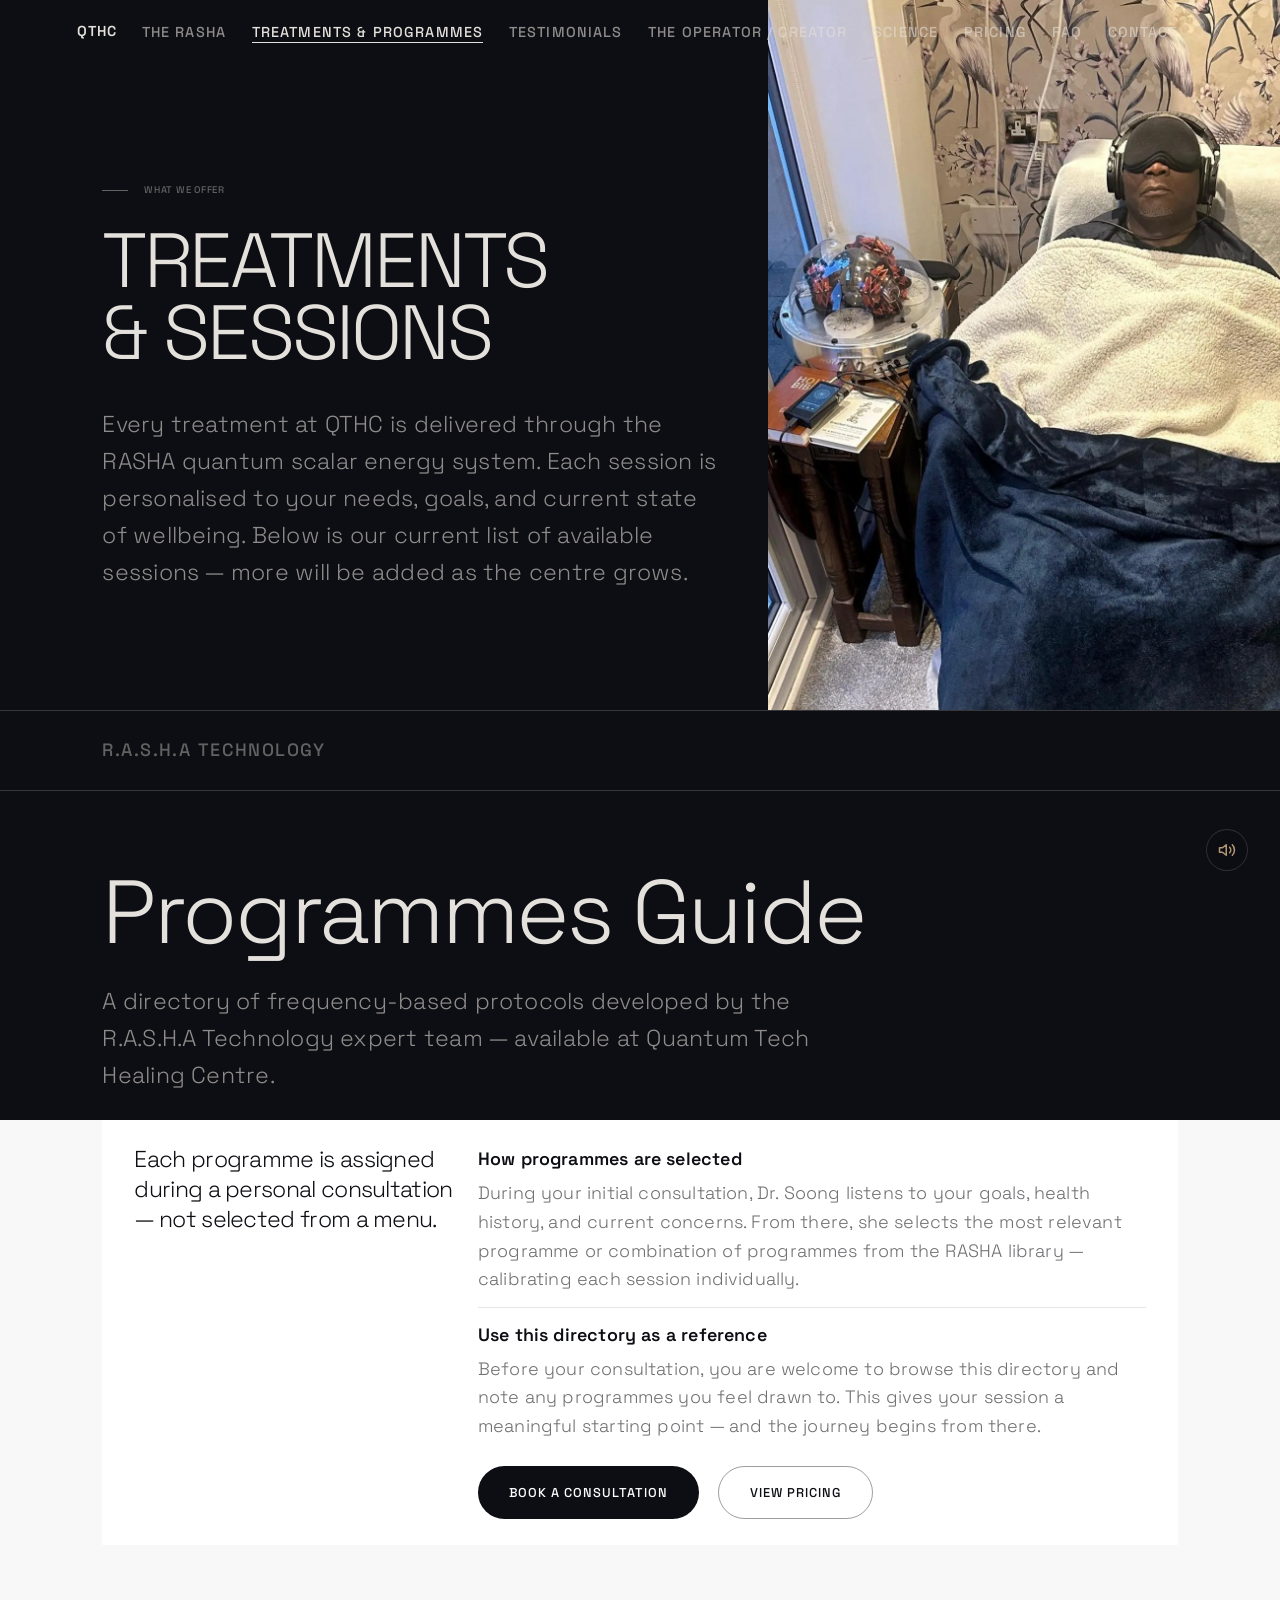
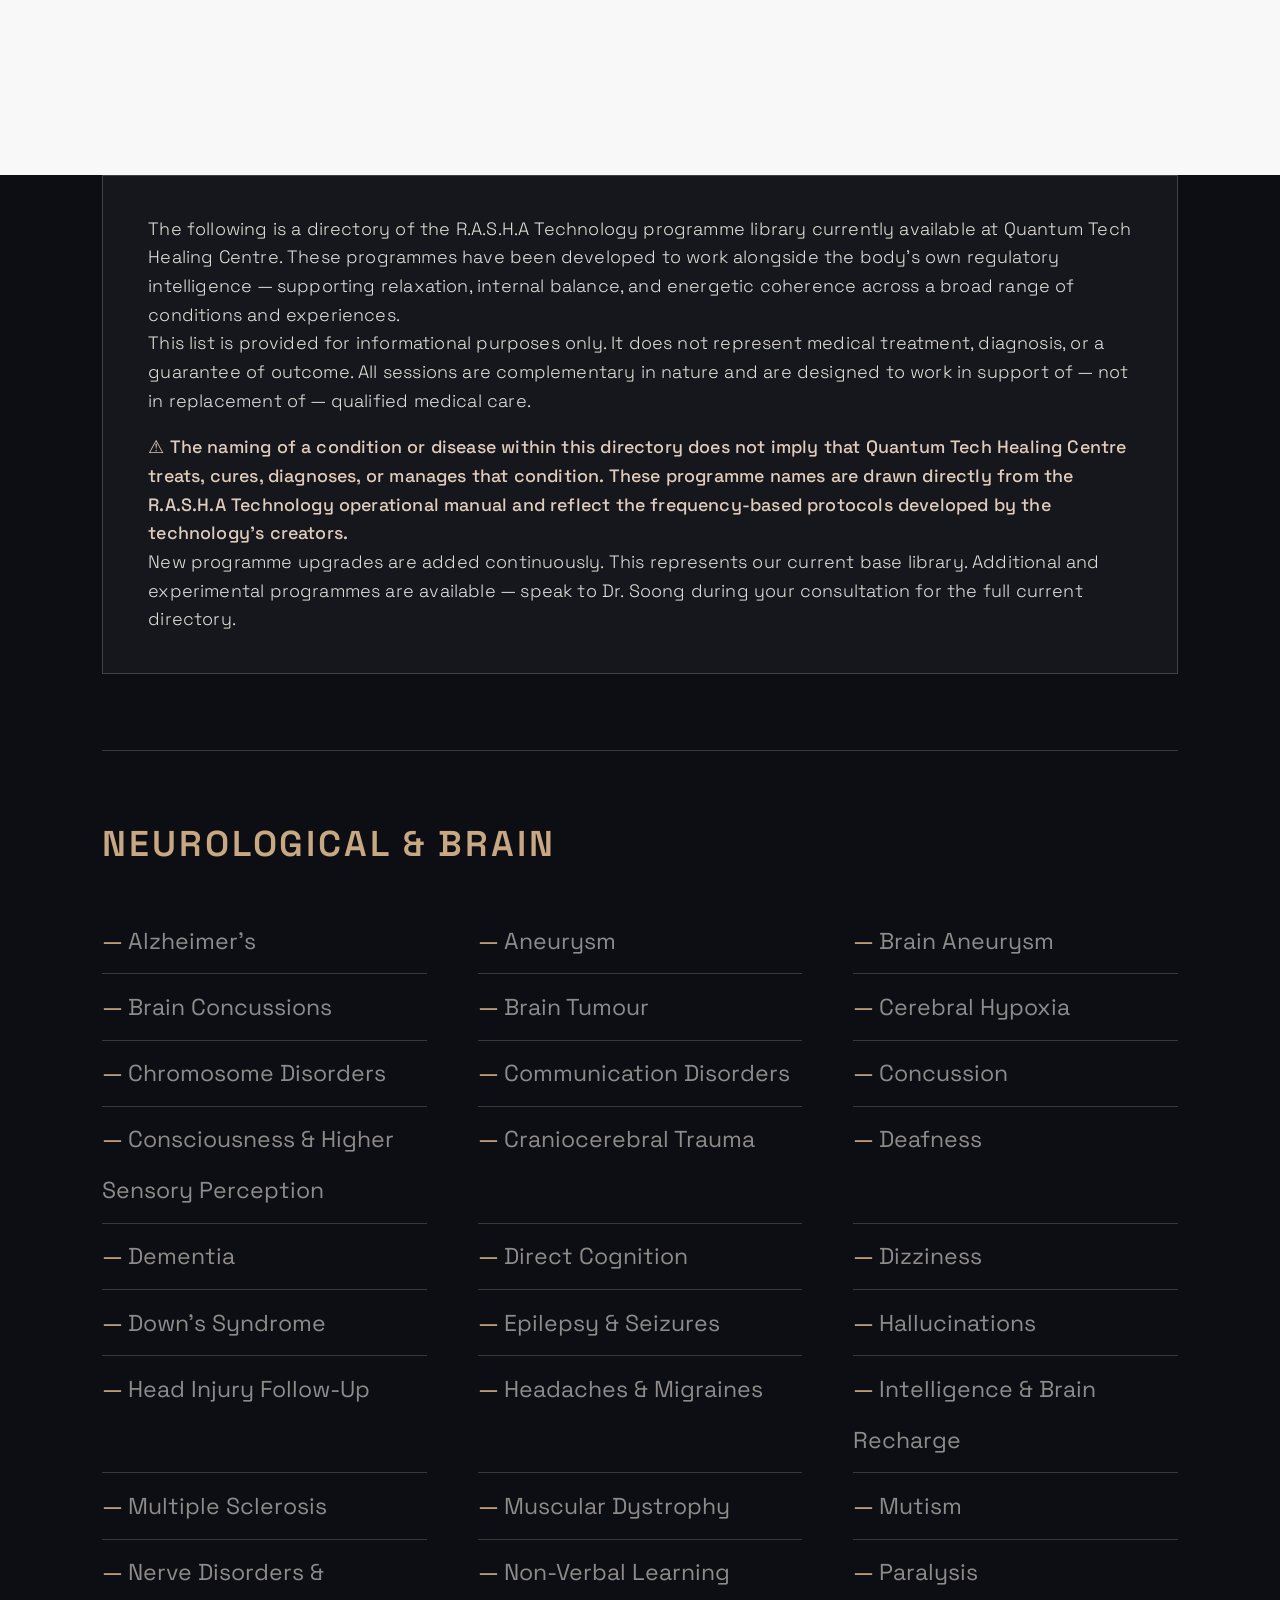
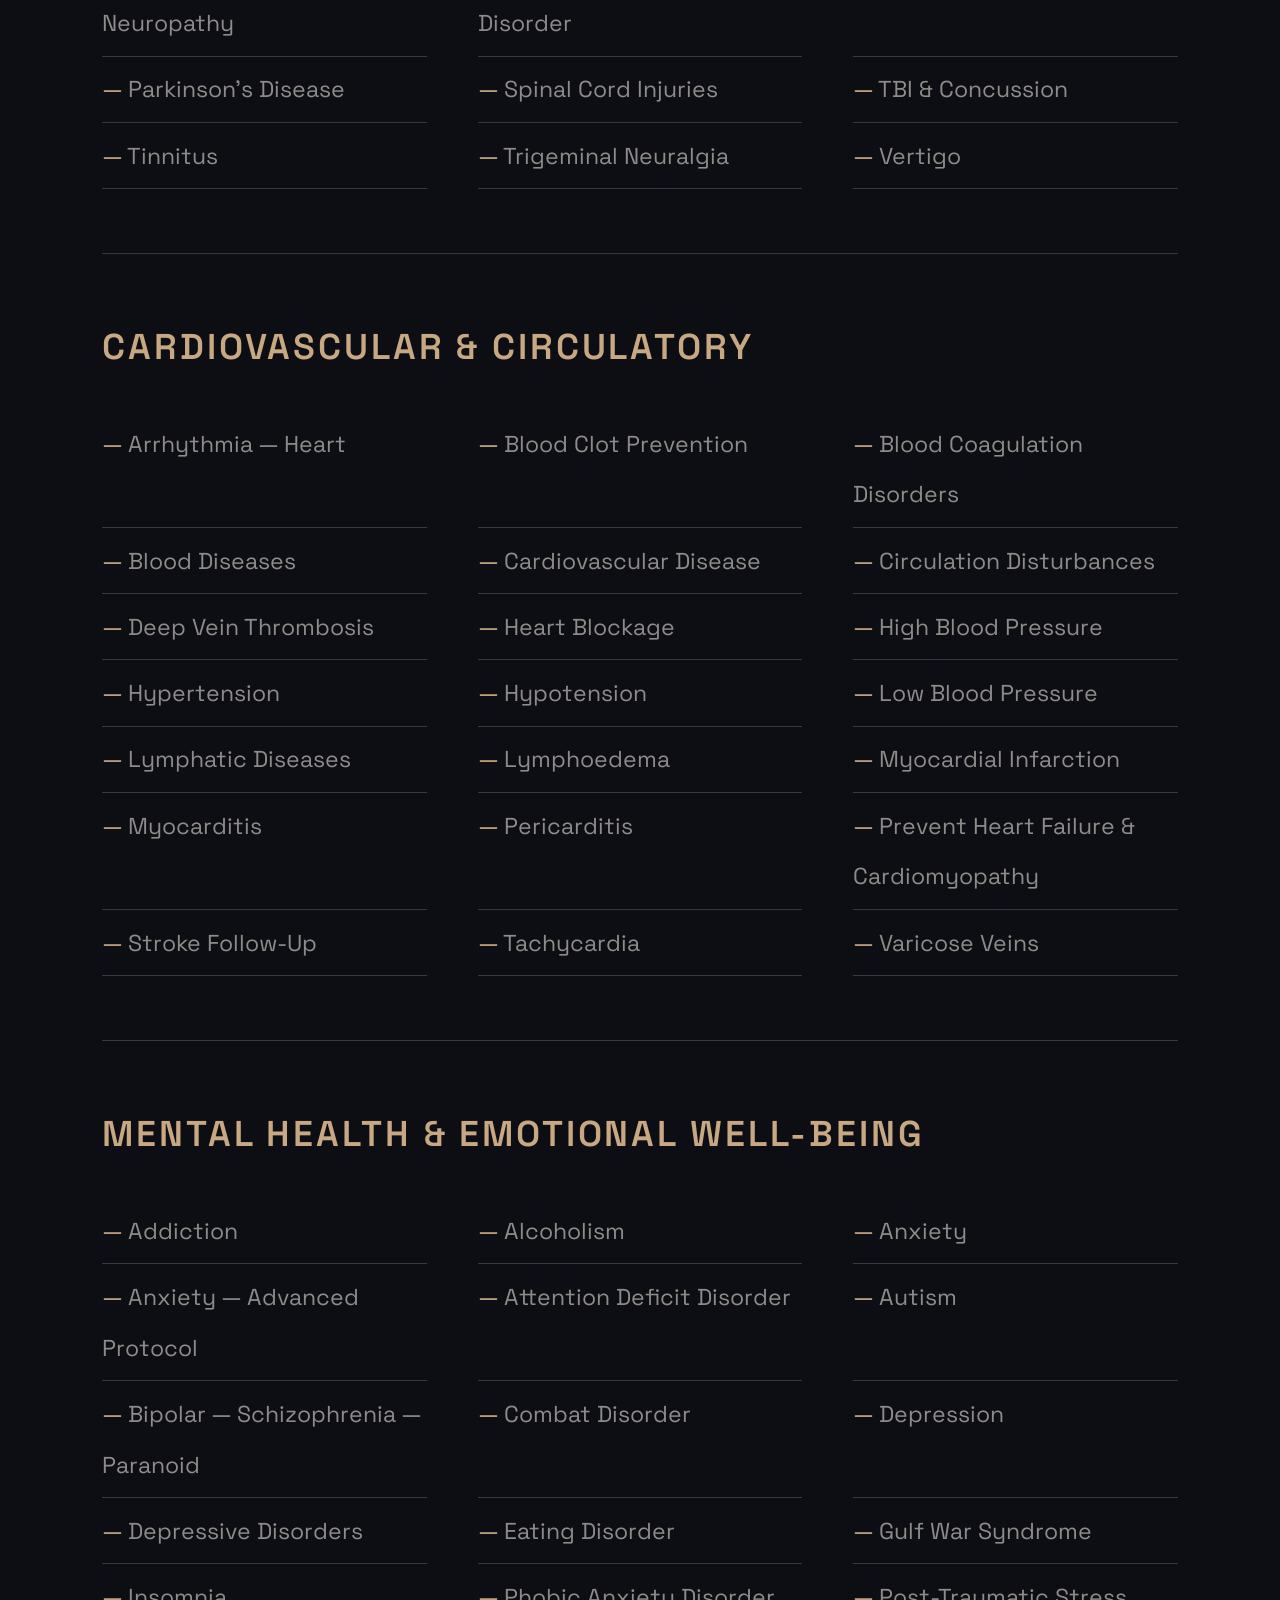
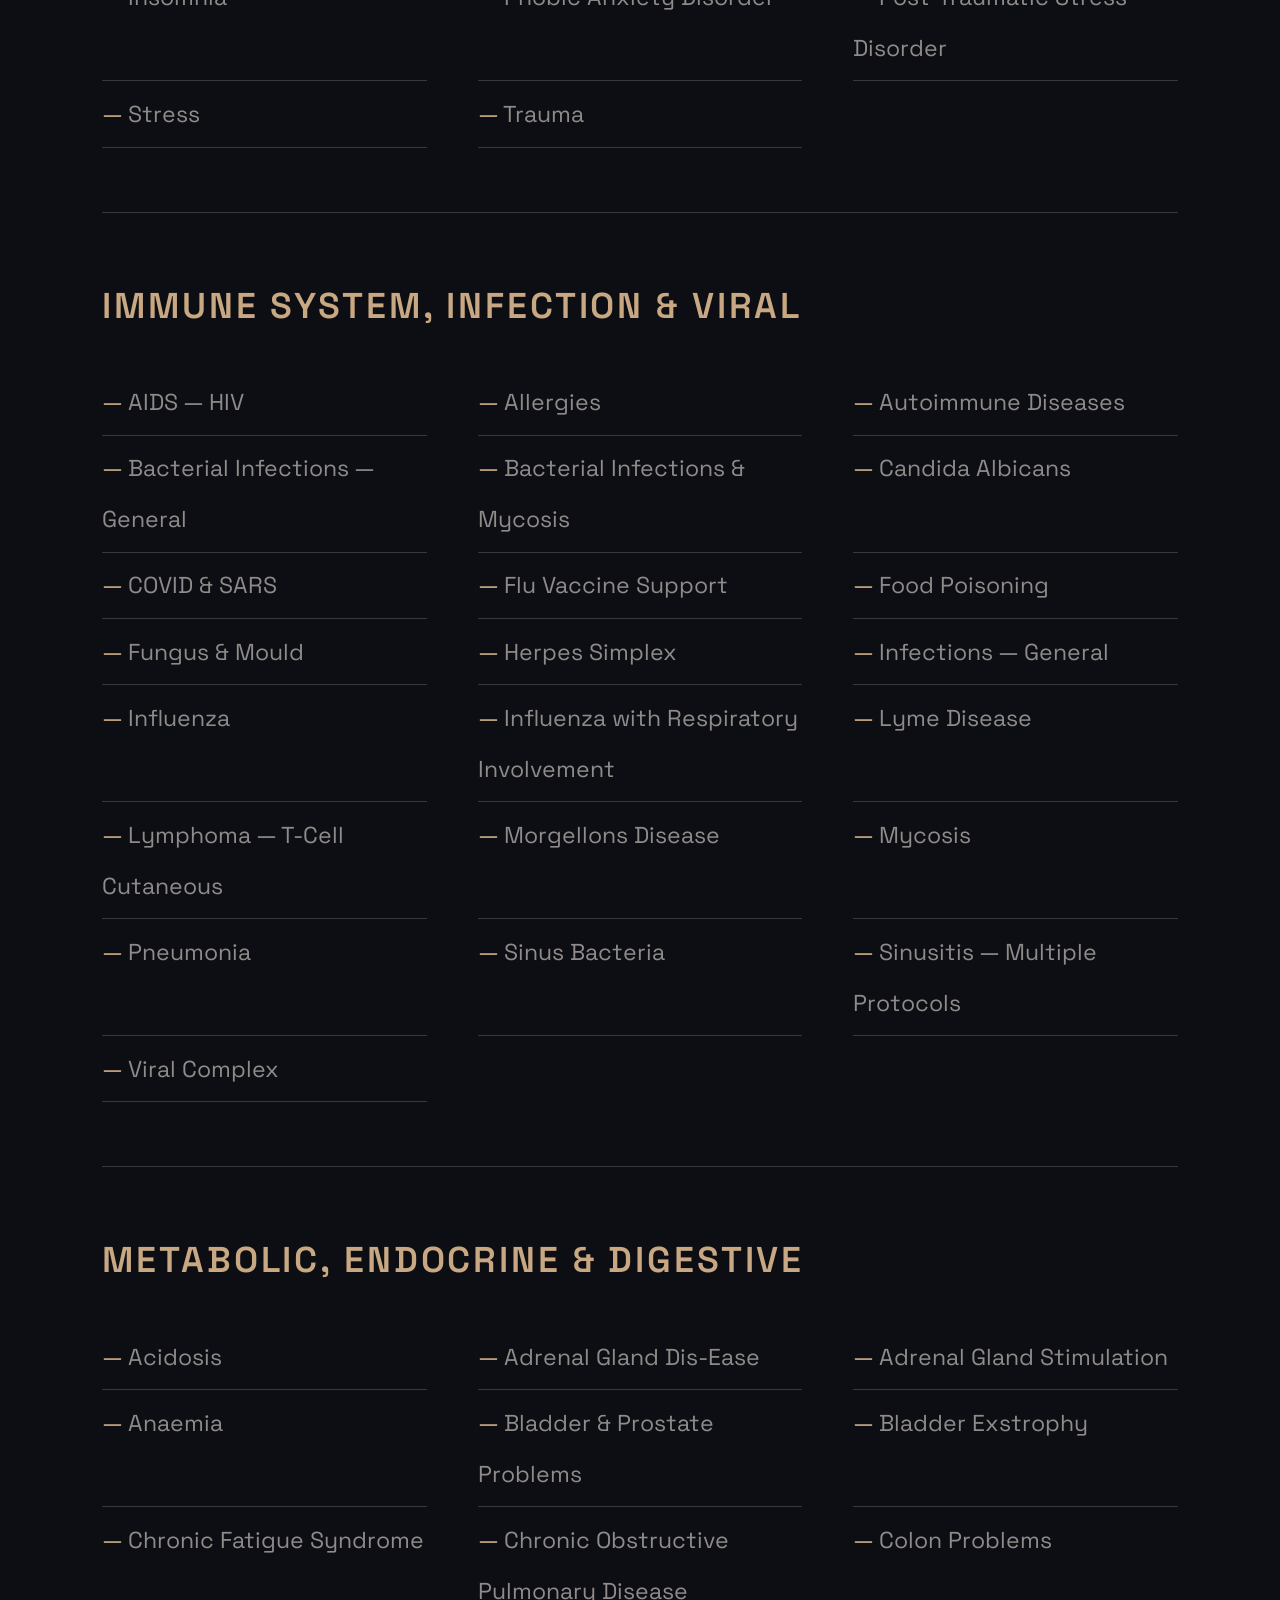
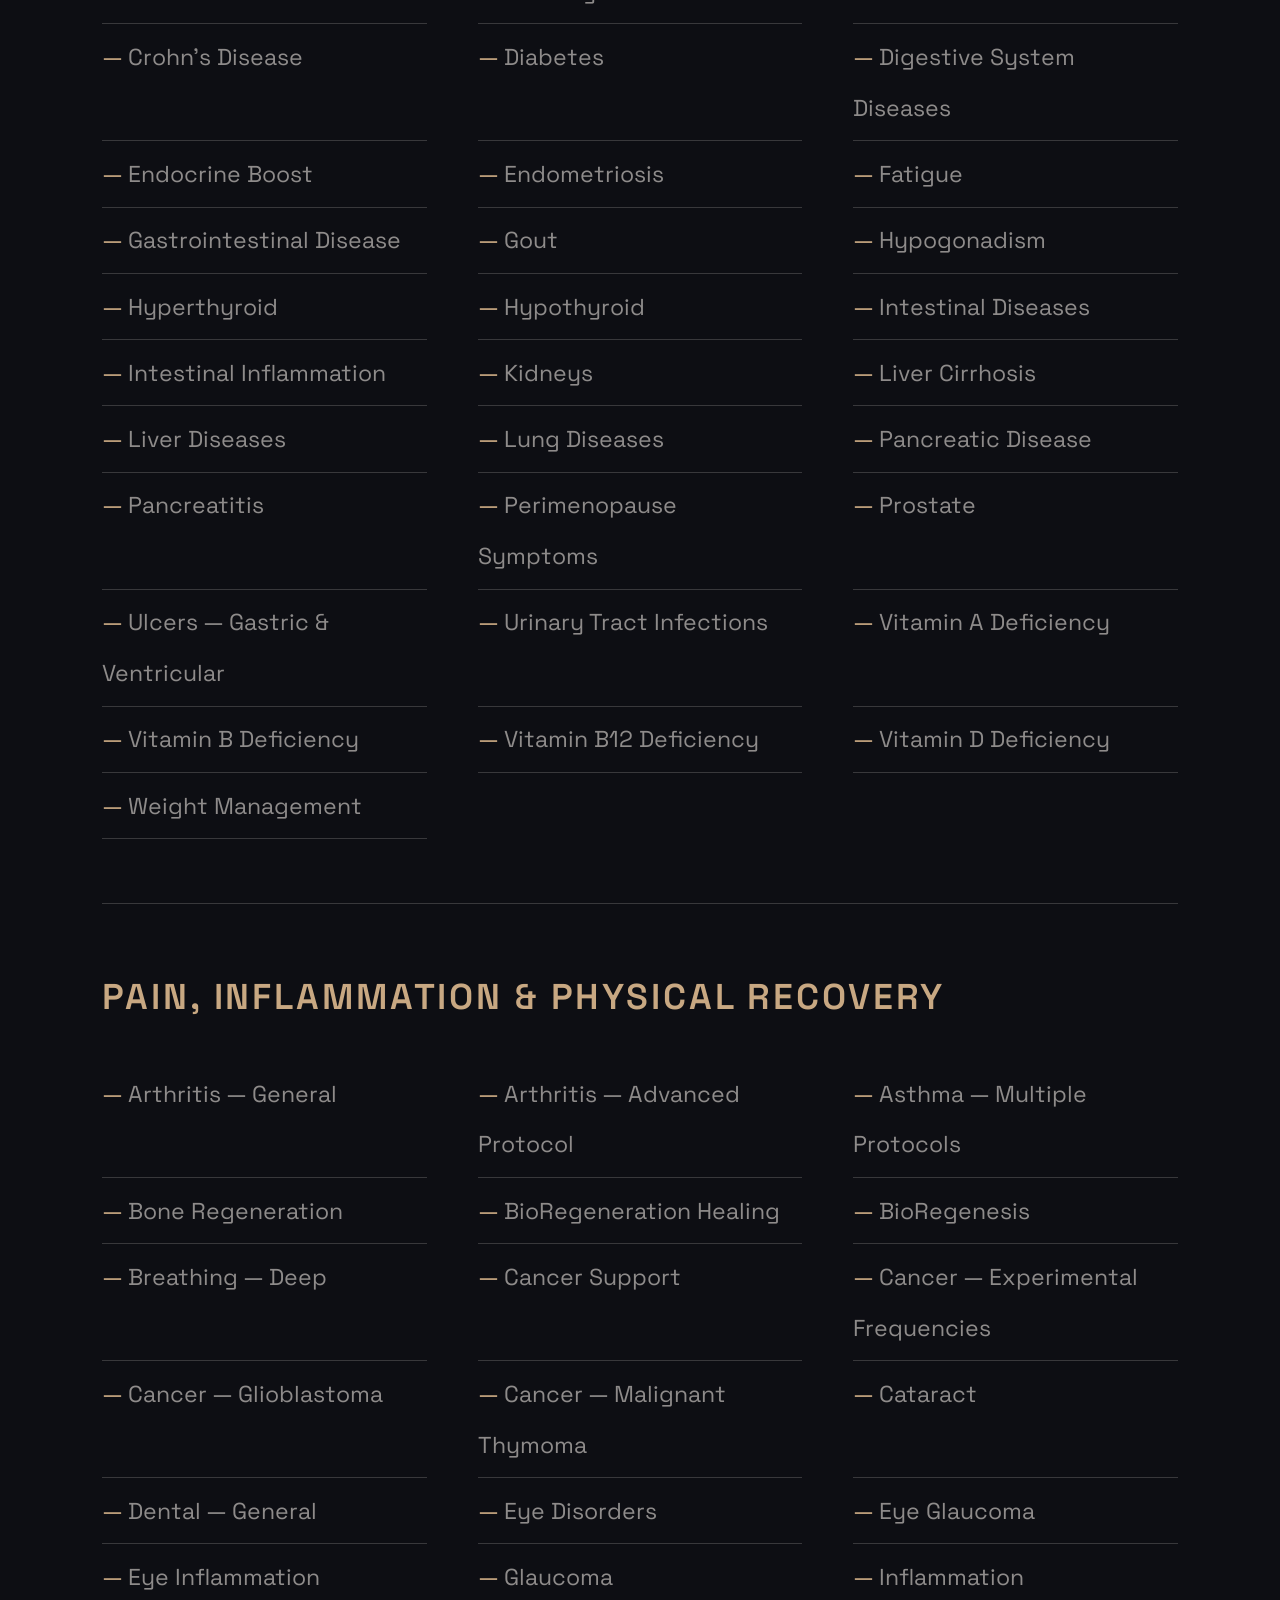
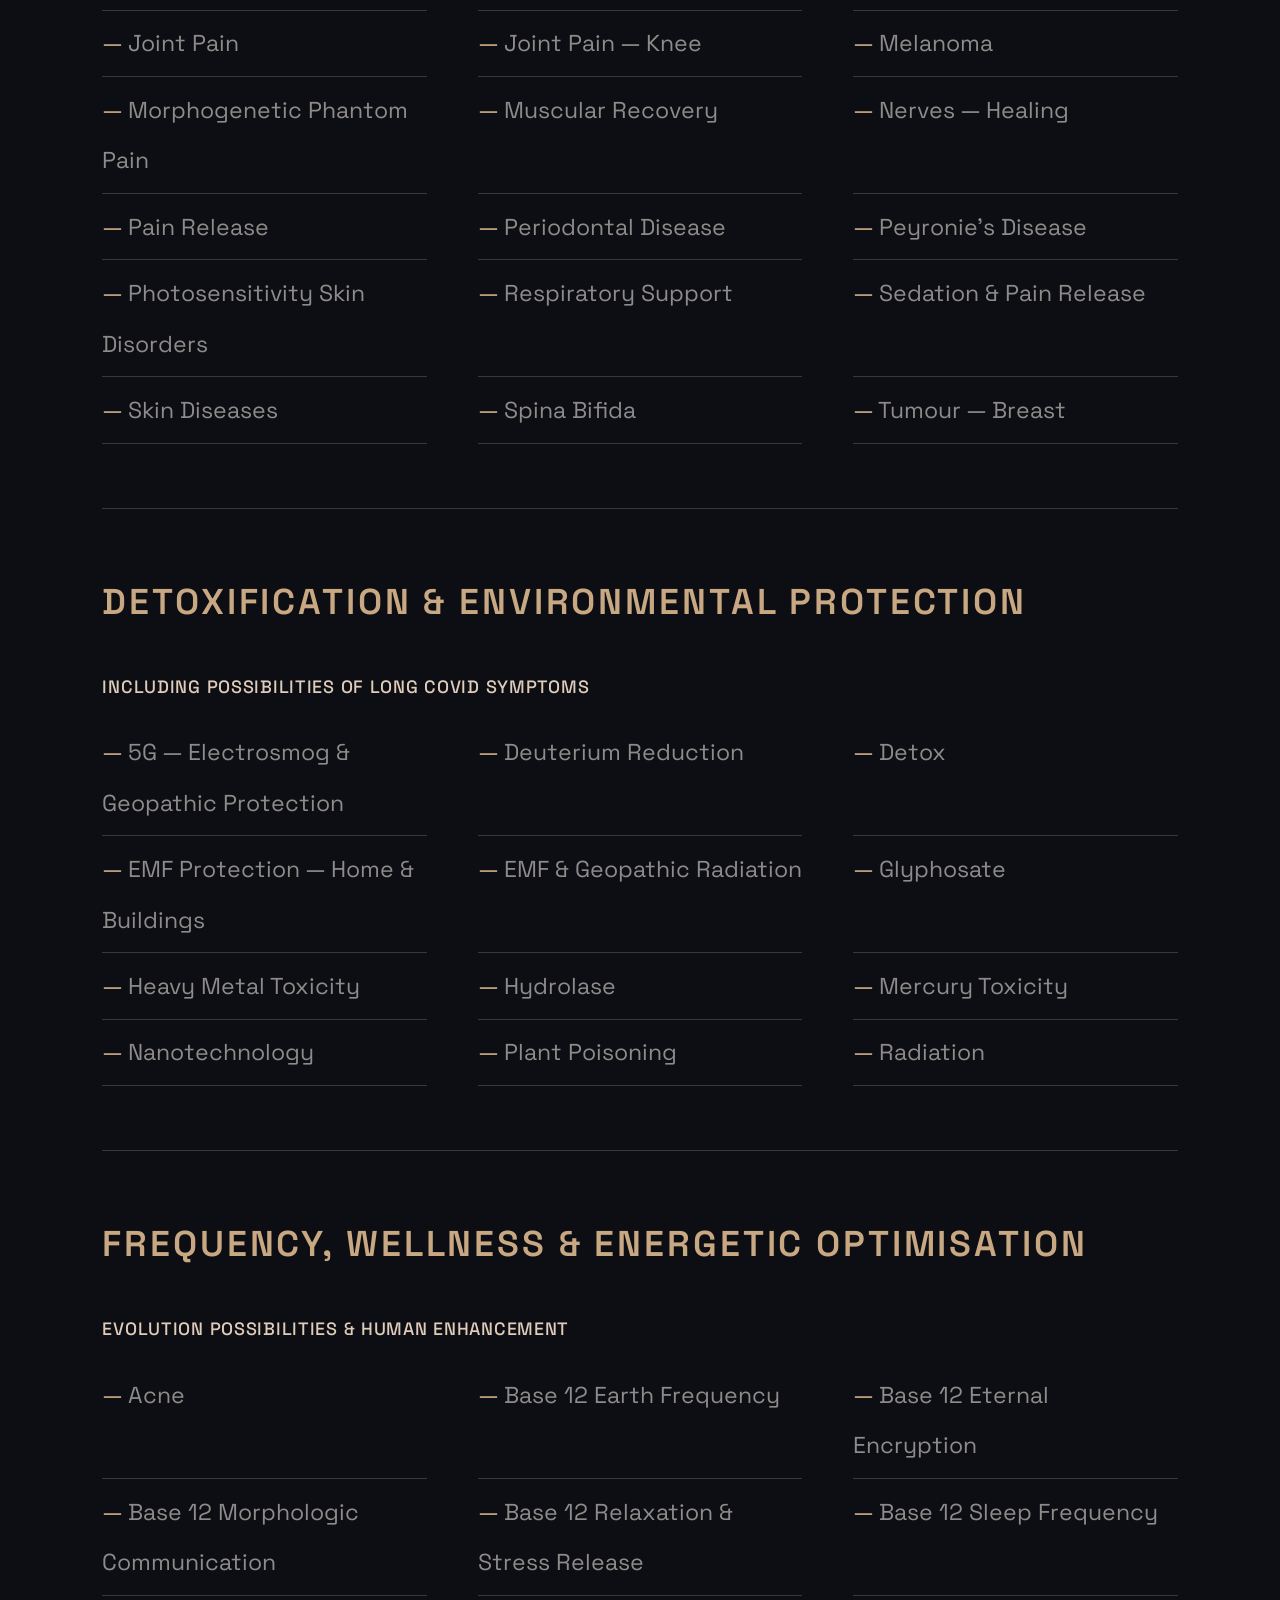
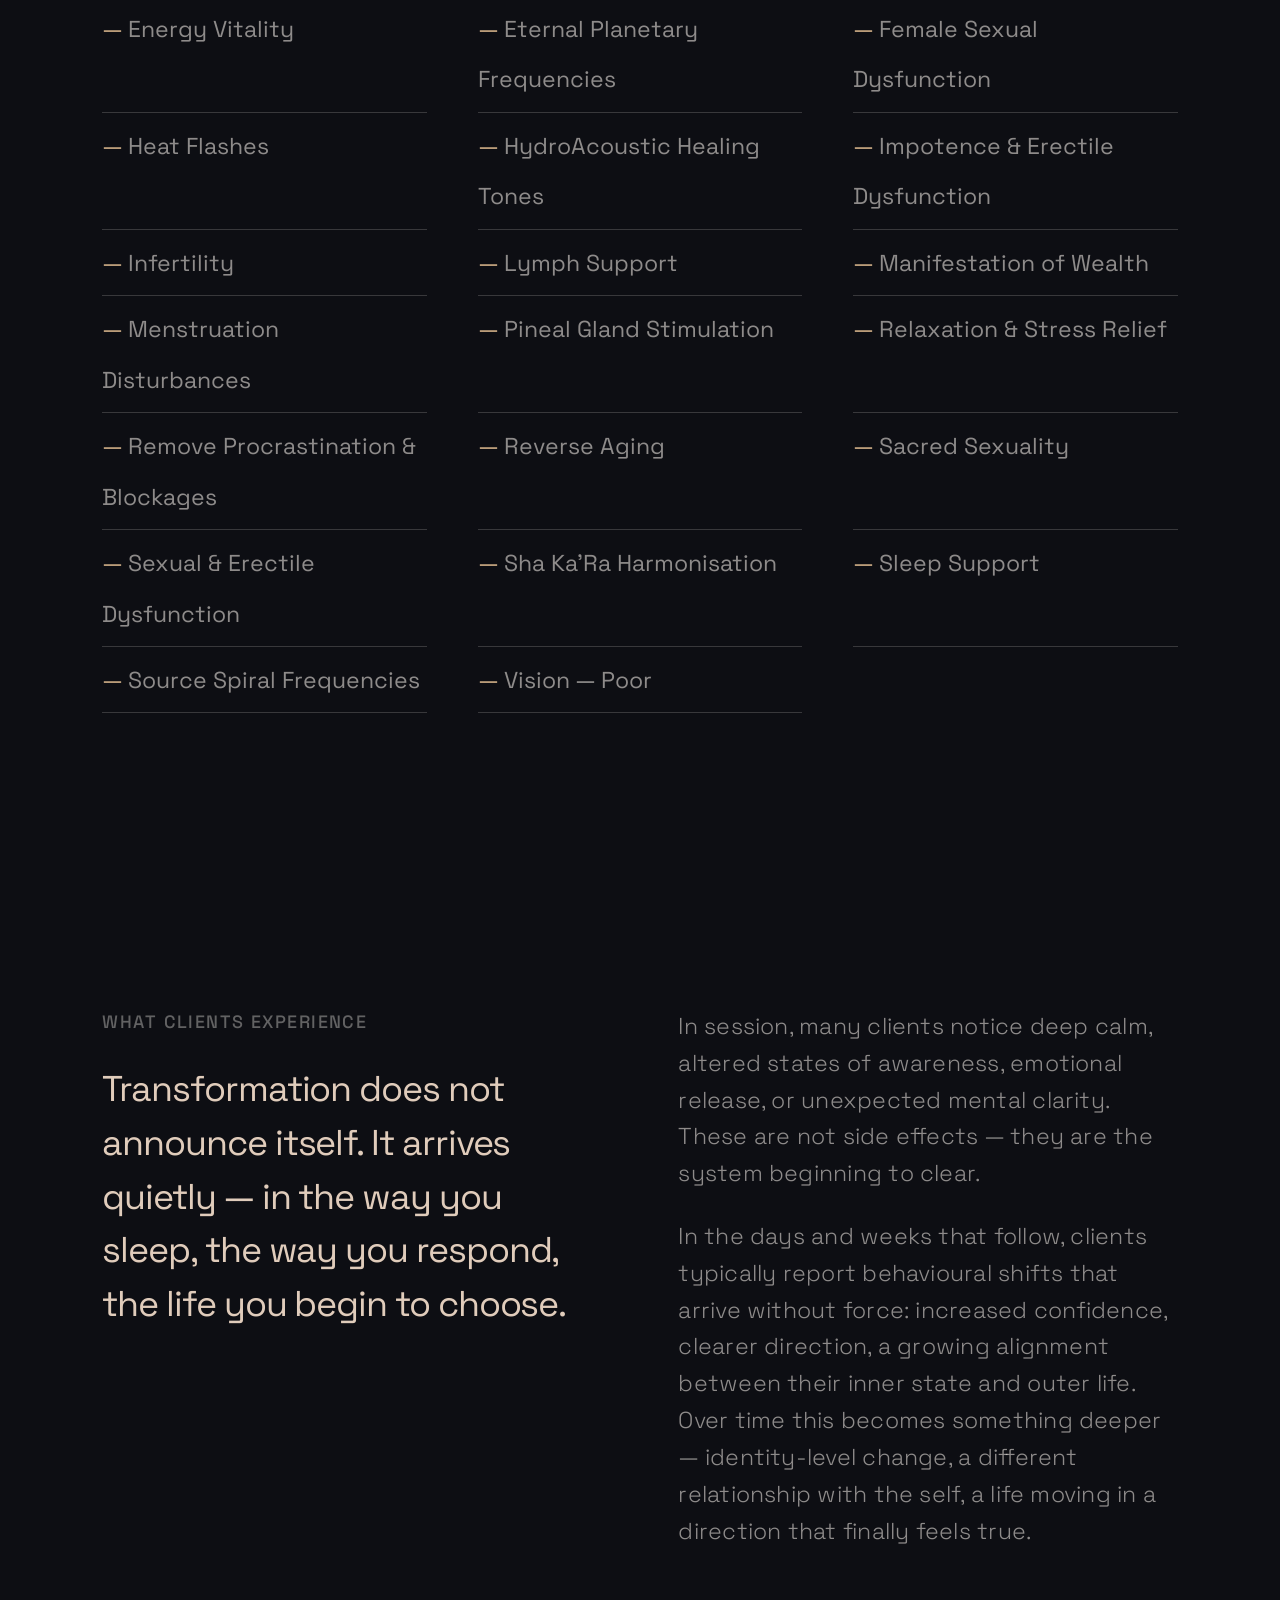
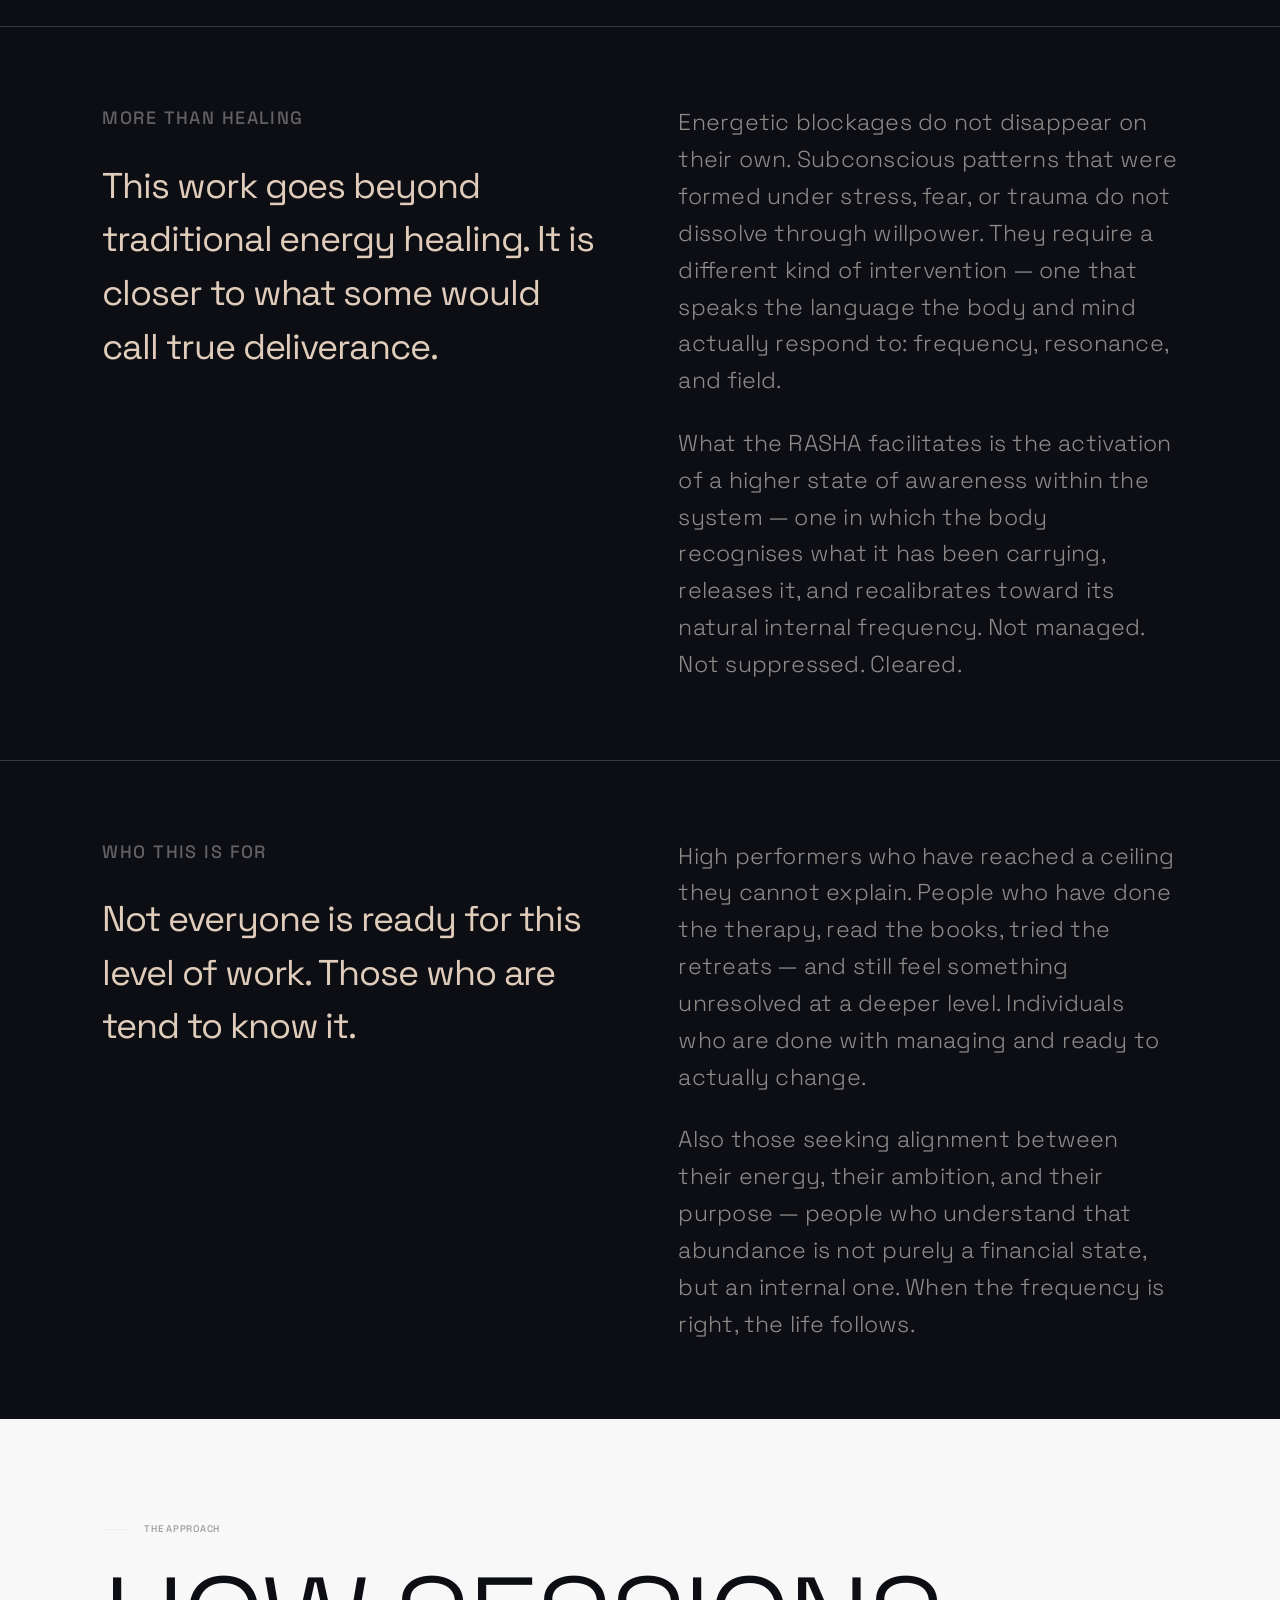
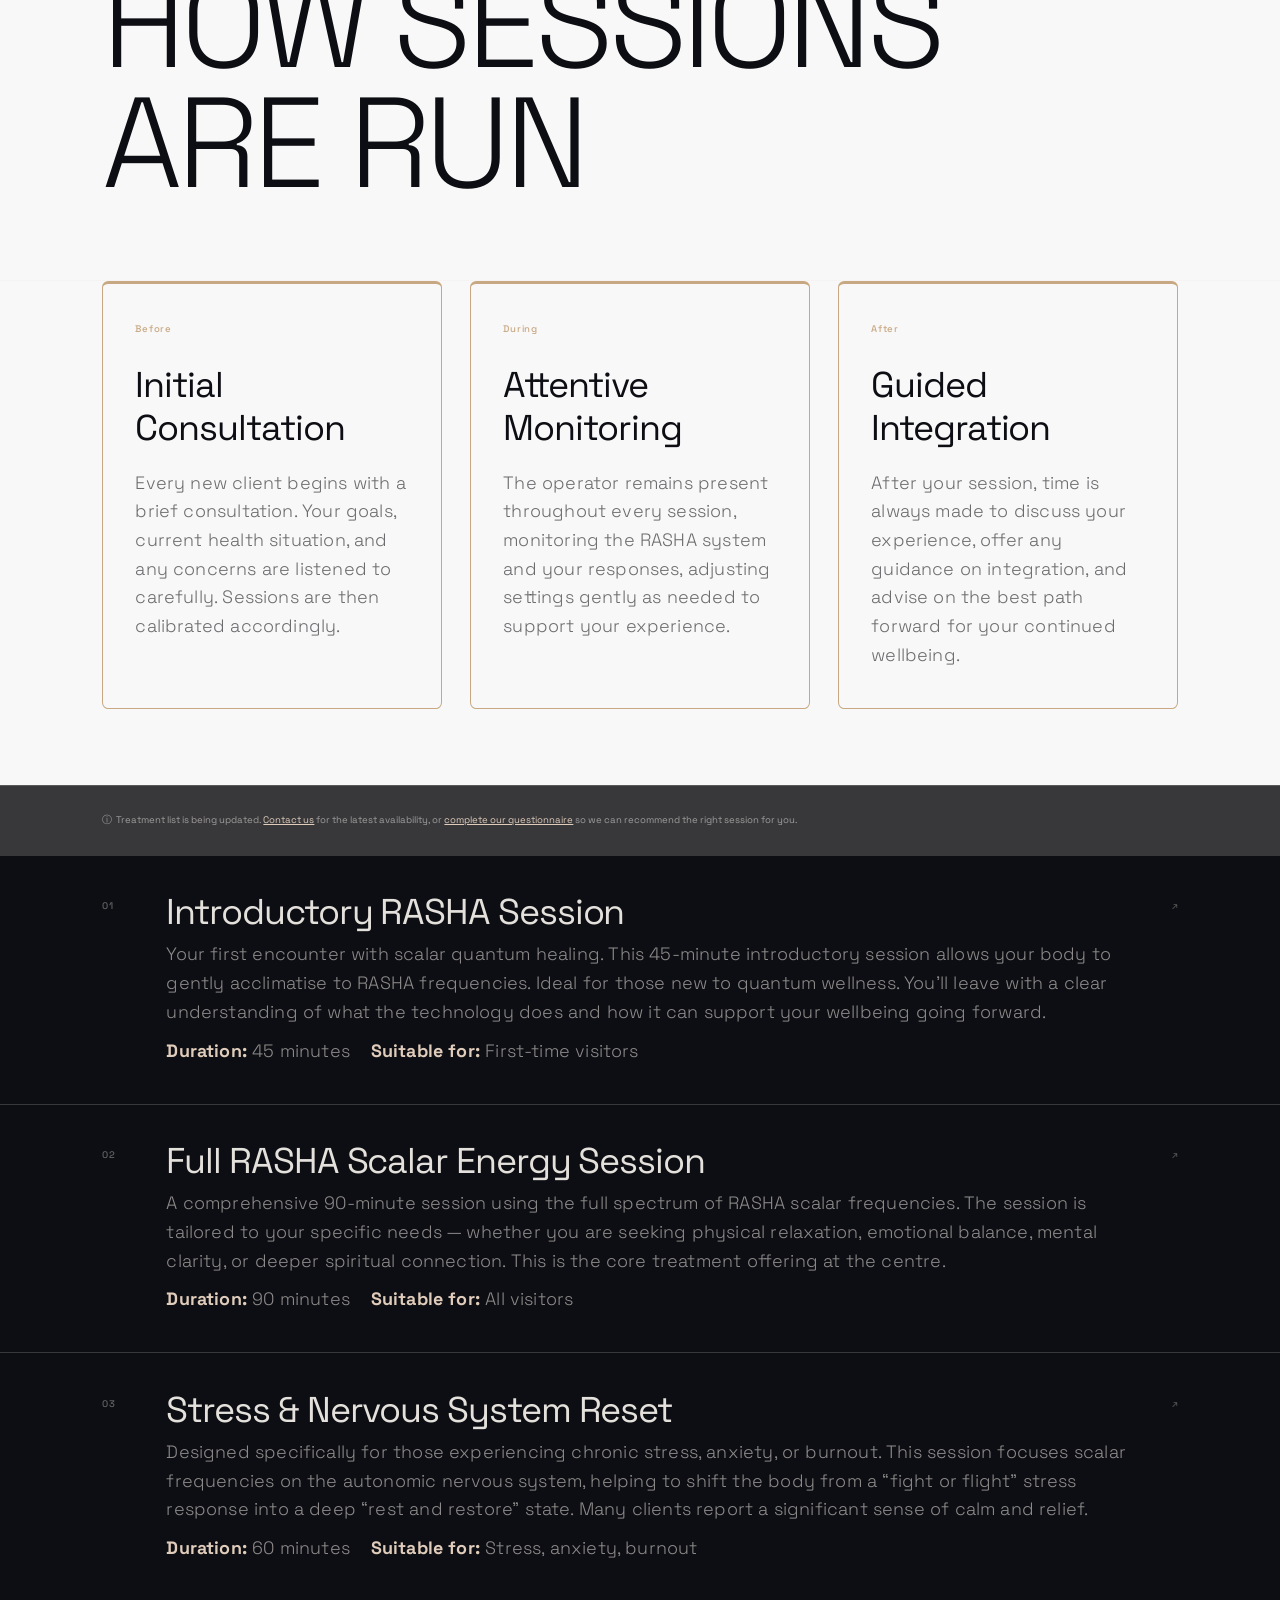
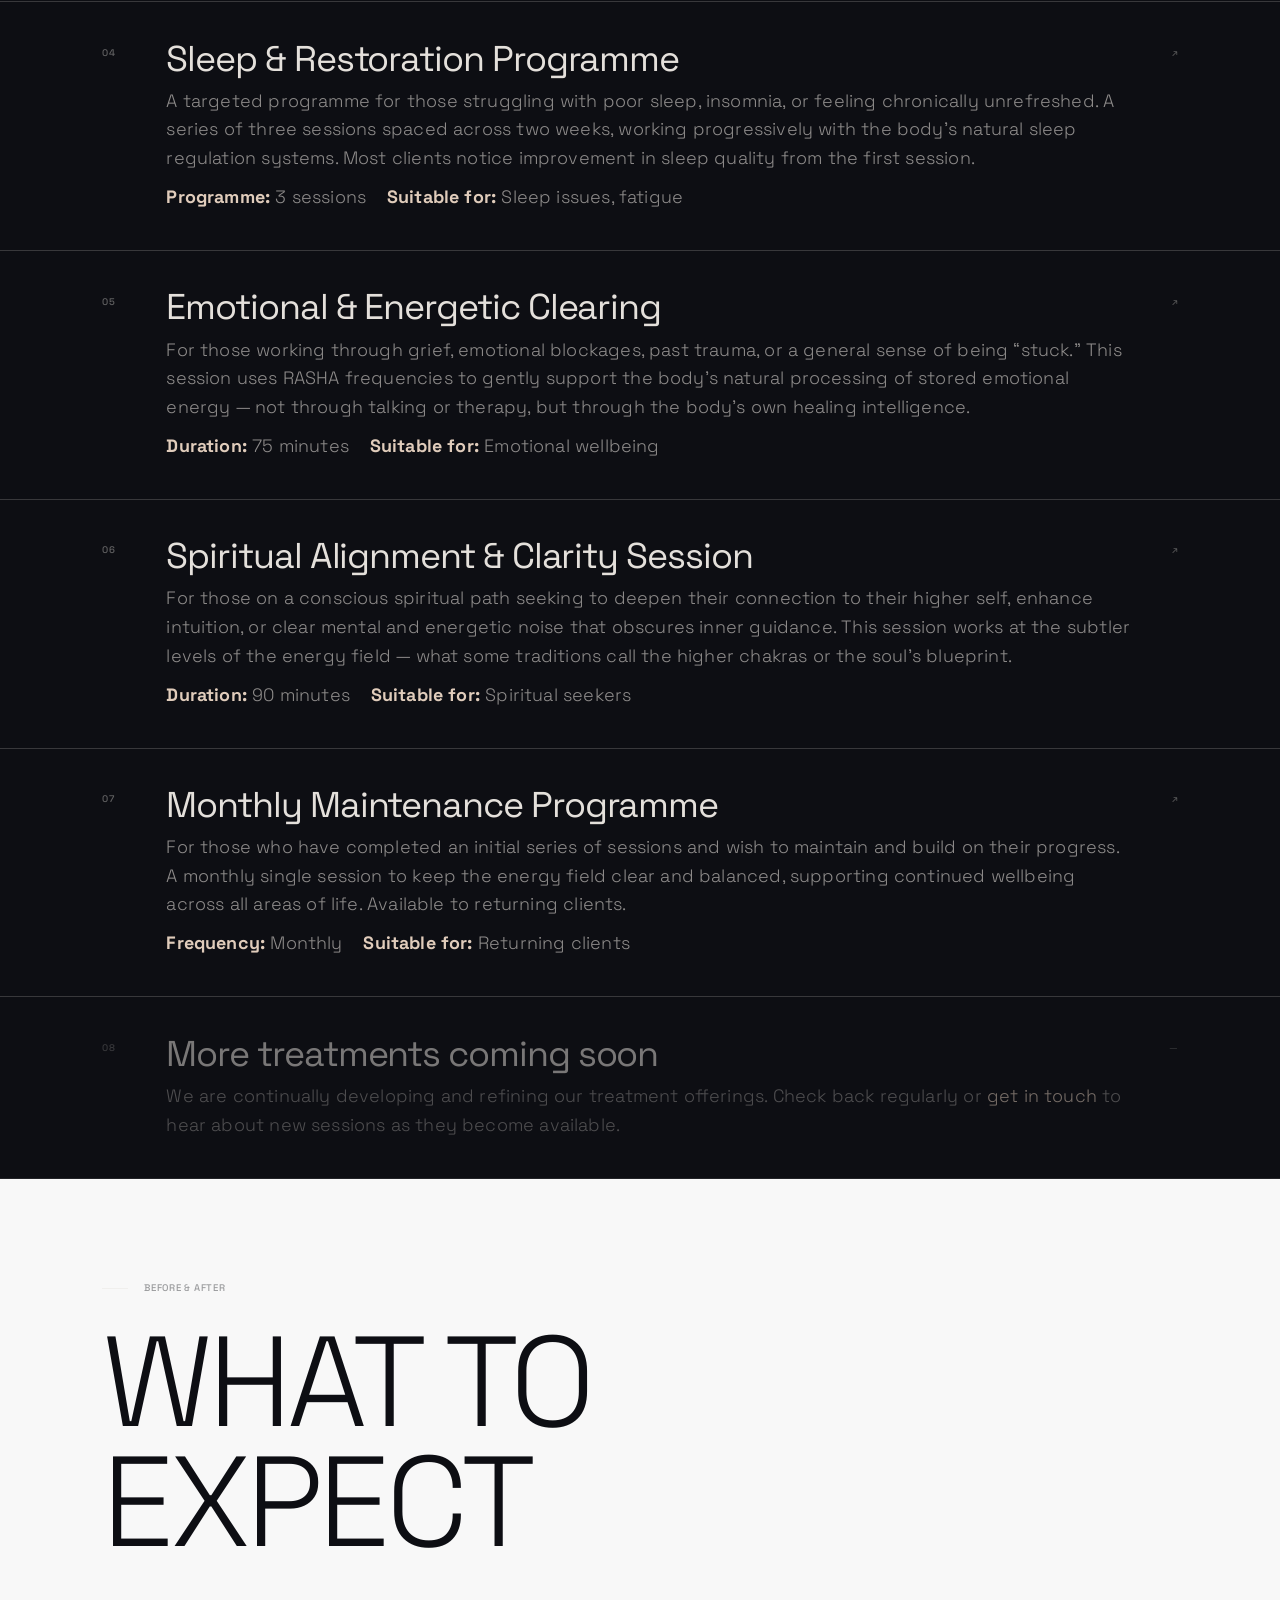
<file: Quantum Tech/site/treatments.html>
<!DOCTYPE html>
<html lang="en">
<head>
  <meta charset="UTF-8" />
  <meta name="viewport" content="width=device-width, initial-scale=1.0" />
  <title>Treatments — Quantum Tech Healing Centre</title>
  <meta name="description" content="Explore the range of quantum healing treatments available at Quantum Tech Healing Centre, powered by the RASHA scalar energy machine." />
  <link rel="stylesheet" href="styles.css" />
  <link rel="preconnect" href="https://fonts.googleapis.com" />
  <link rel="preconnect" href="https://fonts.gstatic.com" crossorigin />
  <link href="https://fonts.googleapis.com/css2?family=Space+Grotesk:wght@300;400;500;600;700&display=swap" rel="stylesheet" />
  <style>
    /* ── Programmes Guide ────────────────────────────────── */
    .programmes-wrap { padding: 0 var(--margin-h) 12vw; }
    .disclaimer-box {
      background: rgba(255,255,255,0.04);
      border: 1px solid var(--color-light-grey-02);
      padding: 3vw 3.5vw;
      margin-bottom: 6vw;
    }
    .disclaimer-warning { color: var(--color-sand); font-weight: 500; margin-top: 1em; }
    .prog-category { border-top: 1px solid var(--color-light-grey-02); padding: 5vw 0; }
    .prog-category-title {
      font-size: var(--font-h4); font-weight: 600;
      letter-spacing: var(--ls-label); text-transform: uppercase;
      color: var(--color-accent); margin-bottom: 1.2em;
    }
    .prog-category-sub {
      font-size: var(--font-body); color: var(--color-sand);
      letter-spacing: 0.04em; text-transform: uppercase;
      margin-bottom: 2vw; font-weight: 500;
    }
    .prog-list {
      display: grid; grid-template-columns: repeat(3, 1fr);
      gap: 0.6vw 4vw; list-style: none; padding: 0; margin: 0;
    }
    .prog-list li {
      font-size: var(--font-body-lg); color: var(--color-light-grey-06);
      line-height: 2.2; border-bottom: 1px solid var(--color-light-grey-02); padding-bottom: 0.3em;
    }
    .prog-list li::before { content: '—  '; color: var(--color-accent); }
    .info-box {
      background: #ffffff; padding: 2vw 2.5vw; margin-bottom: 6vw;
      display: grid; grid-template-columns: 1fr 1fr 1fr; gap: 1.5vw; align-items: start;
    }
    .info-box-quote {
      font-size: var(--font-body-lg); font-weight: 300;
      letter-spacing: var(--ls-heading); line-height: 1.3;
      color: var(--color-dark-grey); grid-column: 1 / 2;
    }
    .info-box-body { grid-column: 2 / 4; display: flex; flex-direction: column; gap: 1vw; }
    .info-box-section-title { font-size: var(--font-body); font-weight: 600; color: var(--color-dark-grey); margin-bottom: 0.3em; }
    .info-box-text { font-size: var(--font-body); color: var(--color-dark-grey-06); line-height: 1.6; }
    .info-box-divider { border: none; border-top: 1px solid #e5e5e5; margin: 0; }
    .info-box-ctas { display: flex; gap: 1.5vw; flex-wrap: wrap; margin-top: 1vw; }
    @media (max-width: 900px) {
      .info-box { grid-template-columns: 1fr; }
      .info-box-quote { grid-column: 1; }
      .info-box-body { grid-column: 1; }
      .prog-list { grid-template-columns: repeat(2, 1fr); }
    }
    @media (max-width: 600px) {
      .info-box-ctas { flex-direction: column; }
      .prog-list { grid-template-columns: 1fr; }
    }
  </style>
</head>
<body>

  <nav class="nav" role="navigation" aria-label="Main navigation">
    <div class="nav-inner">
      <a href="index.html" class="nav-logo">QTHC</a>
      <ul class="nav-links" role="list">
        <li><a href="rasha.html" class="nav-link">The RASHA</a></li>
        <li><a href="treatments.html" class="nav-link">Treatments &amp; Programmes</a></li>
        <li><a href="testimonials.html" class="nav-link">Testimonials</a></li>
        <li><a href="operator.html" class="nav-link">The Operator / Creator</a></li>
        <li><a href="science.html" class="nav-link">Science</a></li>
        <li><a href="pricing.html" class="nav-link">Pricing</a></li>
        <li><a href="faq.html" class="nav-link">FAQ</a></li>
        <li><a href="contact.html" class="nav-link">Contact</a></li>
      </ul>
      <button class="nav-hamburger" aria-label="Open menu">
        <span></span><span></span><span></span>
      </button>
    </div>
  </nav>

  <div class="nav-overlay" role="dialog" aria-label="Mobile navigation">
    <a href="rasha.html" class="overlay-link">The RASHA</a>
    <a href="treatments.html" class="overlay-link">Treatments &amp; Programmes</a>
    <a href="testimonials.html" class="overlay-link">Testimonials</a>
    <a href="operator.html" class="overlay-link">The Operator / Creator</a>
    <a href="science.html" class="overlay-link">Science</a>
    <a href="pricing.html" class="overlay-link">Pricing</a>
    <a href="faq.html" class="overlay-link">FAQ</a>
    <a href="contact.html" class="overlay-link">Contact</a>
  </div>

  <!-- ── Page Hero ────────────────────────────────────────── -->
  <header class="section-dark split-page-hero">
    <div class="page-hero split-page-hero-content">
      <p class="page-label">What we offer</p>
      <h1 class="page-title animate-in">
        <span class="title-mask"><span class="title-line">Treatments</span></span>
        <span class="title-mask"><span class="title-line">&amp; Sessions</span></span>
      </h1>
      <p class="page-desc fade-up">
        Every treatment at QTHC is delivered through the RASHA quantum scalar energy system.
        Each session is personalised to your needs, goals, and current state of wellbeing.
        Below is our current list of available sessions &mdash; more will be added as the centre grows.
      </p>
    </div>
    <div class="split-page-hero-image">
      <img loading="lazy" decoding="async" src="images/WhatsApp Image 2026-04-09 at 23.30.02 (1).webp" alt="RASHA treatment session" style="width:100%;height:100%;object-fit:cover;object-position:center top;display:block;" />
    </div>
  </header>

  <!-- ── Programmes Guide ─────────────────────────────────── -->
  <section id="programme-guide" class="section-dark">
    <div class="section-label">
      <span class="label">R.A.S.H.A Technology</span>
    </div>
    <div style="padding:6vw var(--margin-h) 2vw;">
      <h2 class="page-title fade-up" style="color:var(--color-light-grey);">Programmes Guide</h2>
      <p class="body-lg text-muted fade-up" style="max-width:60vw;margin-top:2vw;">
        A directory of frequency-based protocols developed by the R.A.S.H.A Technology expert team &mdash;
        available at Quantum Tech Healing Centre.
      </p>
    </div>
  </section>

  <!-- ── Info Box ─────────────────────────────────────────── -->
  <div class="section-light">
    <div class="programmes-wrap">
      <div class="info-box fade-up">
        <p class="info-box-quote">
          Each programme is assigned during a personal consultation &mdash; not selected from a menu.
        </p>
        <div class="info-box-body">
          <div>
            <p class="info-box-section-title">How programmes are selected</p>
            <p class="info-box-text">
              During your initial consultation, Dr. Soong listens to your goals, health history, and
              current concerns. From there, she selects the most relevant programme or combination of
              programmes from the RASHA library — calibrating each session individually.
            </p>
          </div>
          <hr class="info-box-divider" />
          <div>
            <p class="info-box-section-title">Use this directory as a reference</p>
            <p class="info-box-text">
              Before your consultation, you are welcome to browse this directory and note any programmes you
              feel drawn to. This gives your session a meaningful starting point — and the journey
              begins from there.
            </p>
          </div>
          <div class="info-box-ctas">
            <a href="contact.html" class="btn" style="background:var(--color-dark-grey);color:#fff;border-color:var(--color-dark-grey);">Book a Consultation</a>
            <a href="pricing.html" class="btn btn-outline" style="border-color:var(--color-dark-grey-04);color:var(--color-dark-grey);">View Pricing</a>
          </div>
        </div>
      </div>
    </div>
  </div>

  <!-- ── Programme Categories ────────────────────────────── -->
  <section class="section-dark">
    <div class="programmes-wrap">

      <div class="disclaimer-box fade-up">
        <p>
          The following is a directory of the R.A.S.H.A Technology programme library currently available at
          Quantum Tech Healing Centre. These programmes have been developed to work alongside the body&rsquo;s own
          regulatory intelligence &mdash; supporting relaxation, internal balance, and energetic coherence across
          a broad range of conditions and experiences.
        </p>
        <p>
          This list is provided for informational purposes only. It does not represent medical treatment,
          diagnosis, or a guarantee of outcome. All sessions are complementary in nature and are designed
          to work in support of &mdash; not in replacement of &mdash; qualified medical care.
        </p>
        <p class="disclaimer-warning">
          &#9888; The naming of a condition or disease within this directory does not imply that Quantum Tech
          Healing Centre treats, cures, diagnoses, or manages that condition. These programme names are
          drawn directly from the R.A.S.H.A Technology operational manual and reflect the frequency-based
          protocols developed by the technology&rsquo;s creators.
        </p>
        <p>
          New programme upgrades are added continuously. This represents our current base library.
          Additional and experimental programmes are available &mdash; speak to Dr. Soong during your
          consultation for the full current directory.
        </p>
      </div>

      <div class="prog-category fade-up">
        <p class="prog-category-title">Neurological &amp; Brain</p>
        <ul class="prog-list">
          <li>Alzheimer&rsquo;s</li><li>Aneurysm</li><li>Brain Aneurysm</li>
          <li>Brain Concussions</li><li>Brain Tumour</li><li>Cerebral Hypoxia</li>
          <li>Chromosome Disorders</li><li>Communication Disorders</li><li>Concussion</li>
          <li>Consciousness &amp; Higher Sensory Perception</li><li>Craniocerebral Trauma</li><li>Deafness</li>
          <li>Dementia</li><li>Direct Cognition</li><li>Dizziness</li>
          <li>Down&rsquo;s Syndrome</li><li>Epilepsy &amp; Seizures</li><li>Hallucinations</li>
          <li>Head Injury Follow-Up</li><li>Headaches &amp; Migraines</li><li>Intelligence &amp; Brain Recharge</li>
          <li>Multiple Sclerosis</li><li>Muscular Dystrophy</li><li>Mutism</li>
          <li>Nerve Disorders &amp; Neuropathy</li><li>Non-Verbal Learning Disorder</li><li>Paralysis</li>
          <li>Parkinson&rsquo;s Disease</li><li>Spinal Cord Injuries</li><li>TBI &amp; Concussion</li>
          <li>Tinnitus</li><li>Trigeminal Neuralgia</li><li>Vertigo</li>
        </ul>
      </div>

      <div class="prog-category fade-up">
        <p class="prog-category-title">Cardiovascular &amp; Circulatory</p>
        <ul class="prog-list">
          <li>Arrhythmia &mdash; Heart</li><li>Blood Clot Prevention</li><li>Blood Coagulation Disorders</li>
          <li>Blood Diseases</li><li>Cardiovascular Disease</li><li>Circulation Disturbances</li>
          <li>Deep Vein Thrombosis</li><li>Heart Blockage</li><li>High Blood Pressure</li>
          <li>Hypertension</li><li>Hypotension</li><li>Low Blood Pressure</li>
          <li>Lymphatic Diseases</li><li>Lymphoedema</li><li>Myocardial Infarction</li>
          <li>Myocarditis</li><li>Pericarditis</li><li>Prevent Heart Failure &amp; Cardiomyopathy</li>
          <li>Stroke Follow-Up</li><li>Tachycardia</li><li>Varicose Veins</li>
        </ul>
      </div>

      <div class="prog-category fade-up">
        <p class="prog-category-title">Mental Health &amp; Emotional Well-Being</p>
        <ul class="prog-list">
          <li>Addiction</li><li>Alcoholism</li><li>Anxiety</li>
          <li>Anxiety &mdash; Advanced Protocol</li><li>Attention Deficit Disorder</li><li>Autism</li>
          <li>Bipolar &mdash; Schizophrenia &mdash; Paranoid</li><li>Combat Disorder</li><li>Depression</li>
          <li>Depressive Disorders</li><li>Eating Disorder</li><li>Gulf War Syndrome</li>
          <li>Insomnia</li><li>Phobic Anxiety Disorder</li><li>Post-Traumatic Stress Disorder</li>
          <li>Stress</li><li>Trauma</li>
        </ul>
      </div>

      <div class="prog-category fade-up">
        <p class="prog-category-title">Immune System, Infection &amp; Viral</p>
        <ul class="prog-list">
          <li>AIDS &mdash; HIV</li><li>Allergies</li><li>Autoimmune Diseases</li>
          <li>Bacterial Infections &mdash; General</li><li>Bacterial Infections &amp; Mycosis</li><li>Candida Albicans</li>
          <li>COVID &amp; SARS</li><li>Flu Vaccine Support</li><li>Food Poisoning</li>
          <li>Fungus &amp; Mould</li><li>Herpes Simplex</li><li>Infections &mdash; General</li>
          <li>Influenza</li><li>Influenza with Respiratory Involvement</li><li>Lyme Disease</li>
          <li>Lymphoma &mdash; T-Cell Cutaneous</li><li>Morgellons Disease</li><li>Mycosis</li>
          <li>Pneumonia</li><li>Sinus Bacteria</li><li>Sinusitis &mdash; Multiple Protocols</li>
          <li>Viral Complex</li>
        </ul>
      </div>

      <div class="prog-category fade-up">
        <p class="prog-category-title">Metabolic, Endocrine &amp; Digestive</p>
        <ul class="prog-list">
          <li>Acidosis</li><li>Adrenal Gland Dis-Ease</li><li>Adrenal Gland Stimulation</li>
          <li>Anaemia</li><li>Bladder &amp; Prostate Problems</li><li>Bladder Exstrophy</li>
          <li>Chronic Fatigue Syndrome</li><li>Chronic Obstructive Pulmonary Disease</li><li>Colon Problems</li>
          <li>Crohn&rsquo;s Disease</li><li>Diabetes</li><li>Digestive System Diseases</li>
          <li>Endocrine Boost</li><li>Endometriosis</li><li>Fatigue</li>
          <li>Gastrointestinal Disease</li><li>Gout</li><li>Hypogonadism</li>
          <li>Hyperthyroid</li><li>Hypothyroid</li><li>Intestinal Diseases</li>
          <li>Intestinal Inflammation</li><li>Kidneys</li><li>Liver Cirrhosis</li>
          <li>Liver Diseases</li><li>Lung Diseases</li><li>Pancreatic Disease</li>
          <li>Pancreatitis</li><li>Perimenopause Symptoms</li><li>Prostate</li>
          <li>Ulcers &mdash; Gastric &amp; Ventricular</li><li>Urinary Tract Infections</li><li>Vitamin A Deficiency</li>
          <li>Vitamin B Deficiency</li><li>Vitamin B12 Deficiency</li><li>Vitamin D Deficiency</li>
          <li>Weight Management</li>
        </ul>
      </div>

      <div class="prog-category fade-up">
        <p class="prog-category-title">Pain, Inflammation &amp; Physical Recovery</p>
        <ul class="prog-list">
          <li>Arthritis &mdash; General</li><li>Arthritis &mdash; Advanced Protocol</li><li>Asthma &mdash; Multiple Protocols</li>
          <li>Bone Regeneration</li><li>BioRegeneration Healing</li><li>BioRegenesis</li>
          <li>Breathing &mdash; Deep</li><li>Cancer Support</li><li>Cancer &mdash; Experimental Frequencies</li>
          <li>Cancer &mdash; Glioblastoma</li><li>Cancer &mdash; Malignant Thymoma</li><li>Cataract</li>
          <li>Dental &mdash; General</li><li>Eye Disorders</li><li>Eye Glaucoma</li>
          <li>Eye Inflammation</li><li>Glaucoma</li><li>Inflammation</li>
          <li>Joint Pain</li><li>Joint Pain &mdash; Knee</li><li>Melanoma</li>
          <li>Morphogenetic Phantom Pain</li><li>Muscular Recovery</li><li>Nerves &mdash; Healing</li>
          <li>Pain Release</li><li>Periodontal Disease</li><li>Peyronie&rsquo;s Disease</li>
          <li>Photosensitivity Skin Disorders</li><li>Respiratory Support</li><li>Sedation &amp; Pain Release</li>
          <li>Skin Diseases</li><li>Spina Bifida</li><li>Tumour &mdash; Breast</li>
        </ul>
      </div>

      <div class="prog-category fade-up">
        <p class="prog-category-title">Detoxification &amp; Environmental Protection</p>
        <p class="prog-category-sub">Including possibilities of long COVID symptoms</p>
        <ul class="prog-list">
          <li>5G &mdash; Electrosmog &amp; Geopathic Protection</li><li>Deuterium Reduction</li><li>Detox</li>
          <li>EMF Protection &mdash; Home &amp; Buildings</li><li>EMF &amp; Geopathic Radiation</li><li>Glyphosate</li>
          <li>Heavy Metal Toxicity</li><li>Hydrolase</li><li>Mercury Toxicity</li>
          <li>Nanotechnology</li><li>Plant Poisoning</li><li>Radiation</li>
        </ul>
      </div>

      <div class="prog-category fade-up">
        <p class="prog-category-title">Frequency, Wellness &amp; Energetic Optimisation</p>
        <p class="prog-category-sub">Evolution possibilities &amp; human enhancement</p>
        <ul class="prog-list">
          <li>Acne</li><li>Base 12 Earth Frequency</li><li>Base 12 Eternal Encryption</li>
          <li>Base 12 Morphologic Communication</li><li>Base 12 Relaxation &amp; Stress Release</li><li>Base 12 Sleep Frequency</li>
          <li>Energy Vitality</li><li>Eternal Planetary Frequencies</li><li>Female Sexual Dysfunction</li>
          <li>Heat Flashes</li><li>HydroAcoustic Healing Tones</li><li>Impotence &amp; Erectile Dysfunction</li>
          <li>Infertility</li><li>Lymph Support</li><li>Manifestation of Wealth</li>
          <li>Menstruation Disturbances</li><li>Pineal Gland Stimulation</li><li>Relaxation &amp; Stress Relief</li>
          <li>Remove Procrastination &amp; Blockages</li><li>Reverse Aging</li><li>Sacred Sexuality</li>
          <li>Sexual &amp; Erectile Dysfunction</li><li>Sha Ka&rsquo;Ra Harmonisation</li><li>Sleep Support</li>
          <li>Source Spiral Frequencies</li><li>Vision &mdash; Poor</li>
        </ul>
      </div>

    </div>
  </section>

  <!-- ── What Clients Experience ──────────────────────────── -->
  <section class="section-dark">
    <div class="info-block">
      <div class="fade-up">
        <p class="label text-label mb-sm">What clients experience</p>
        <h3 class="h4 text-sand" style="line-height:1.5;letter-spacing:var(--ls-heading);">
          Transformation does not announce itself. It arrives quietly &mdash; in the way
          you sleep, the way you respond, the life you begin to choose.
        </h3>
      </div>
      <div class="fade-up">
        <p class="body-lg text-muted">
          In session, many clients notice deep calm, altered states of awareness, emotional
          release, or unexpected mental clarity. These are not side effects &mdash; they are
          the system beginning to clear.
        </p>
        <p class="body-lg text-muted mt-sm">
          In the days and weeks that follow, clients typically report behavioural shifts that
          arrive without force: increased confidence, clearer direction, a growing alignment
          between their inner state and outer life. Over time this becomes something deeper
          &mdash; identity-level change, a different relationship with the self, a life moving
          in a direction that finally feels true.
        </p>
      </div>
    </div>
  </section>

  <!-- ── More Than Healing ────────────────────────────────── -->
  <section class="section-dark" style="border-top:1px solid var(--color-light-grey-02);">
    <div class="info-block">
      <div class="fade-up">
        <p class="label text-label mb-sm">More than healing</p>
        <h3 class="h4 text-sand" style="line-height:1.5;letter-spacing:var(--ls-heading);">
          This work goes beyond traditional energy healing. It is closer to what some
          would call true deliverance.
        </h3>
      </div>
      <div class="fade-up">
        <p class="body-lg text-muted">
          Energetic blockages do not disappear on their own. Subconscious patterns that were
          formed under stress, fear, or trauma do not dissolve through willpower. They require
          a different kind of intervention &mdash; one that speaks the language the body and
          mind actually respond to: frequency, resonance, and field.
        </p>
        <p class="body-lg text-muted mt-sm">
          What the RASHA facilitates is the activation of a higher state of awareness within the
          system &mdash; one in which the body recognises what it has been carrying, releases it,
          and recalibrates toward its natural internal frequency. Not managed. Not suppressed.
          Cleared.
        </p>
      </div>
    </div>
  </section>

  <!-- ── Who This Is For ──────────────────────────────────── -->
  <section class="section-dark" style="border-top:1px solid var(--color-light-grey-02);">
    <div class="info-block">
      <div class="fade-up">
        <p class="label text-label mb-sm">Who this is for</p>
        <h3 class="h4 text-sand" style="line-height:1.5;letter-spacing:var(--ls-heading);">
          Not everyone is ready for this level of work. Those who are tend to know it.
        </h3>
      </div>
      <div class="fade-up">
        <p class="body-lg text-muted">
          High performers who have reached a ceiling they cannot explain. People who have done
          the therapy, read the books, tried the retreats &mdash; and still feel something
          unresolved at a deeper level. Individuals who are done with managing and ready to
          actually change.
        </p>
        <p class="body-lg text-muted mt-sm">
          Also those seeking alignment between their energy, their ambition, and their purpose
          &mdash; people who understand that abundance is not purely a financial state, but an
          internal one. When the frequency is right, the life follows.
        </p>
      </div>
    </div>
  </section>

  <!-- ── How Sessions Are Run ─────────────────────────────── -->
  <section class="section-light">
    <div class="page-hero" style="min-height:auto;padding-top:8vw;background:var(--color-off-white);">
      <p class="page-label" style="color:var(--color-dark-grey-04);">The approach</p>
      <h2 class="page-title" style="color:var(--color-dark-grey);">How sessions are run</h2>
    </div>

    <div class="card-grid" style="background:var(--color-off-white);padding-top:0;" data-stagger="0.1">
      <div class="card fade-up" style="border-color:var(--color-accent);border-top:3px solid var(--color-accent);">
        <span class="card-number" style="color:var(--color-accent);">Before</span>
        <h3 class="card-title" style="color:var(--color-dark-grey);">Initial Consultation</h3>
        <p class="card-body" style="color:var(--color-dark-grey-06);">
          Every new client begins with a brief consultation. Your goals, current health situation,
          and any concerns are listened to carefully. Sessions are then calibrated accordingly.
        </p>
      </div>
      <div class="card fade-up" style="border-color:var(--color-accent);border-top:3px solid var(--color-accent);">
        <span class="card-number" style="color:var(--color-accent);">During</span>
        <h3 class="card-title" style="color:var(--color-dark-grey);">Attentive Monitoring</h3>
        <p class="card-body" style="color:var(--color-dark-grey-06);">
          The operator remains present throughout every session, monitoring the RASHA system
          and your responses, adjusting settings gently as needed to support your experience.
        </p>
      </div>
      <div class="card fade-up" style="border-color:var(--color-accent);border-top:3px solid var(--color-accent);">
        <span class="card-number" style="color:var(--color-accent);">After</span>
        <h3 class="card-title" style="color:var(--color-dark-grey);">Guided Integration</h3>
        <p class="card-body" style="color:var(--color-dark-grey-06);">
          After your session, time is always made to discuss your experience, offer any guidance
          on integration, and advise on the best path forward for your continued wellbeing.
        </p>
      </div>
    </div>
  </section>

  <!-- ── Note ─────────────────────────────────────────────── -->
  <div class="disclaimer-banner section-dark" style="text-align:left;color:var(--color-light-grey-06);">
    &#9432;&nbsp; Treatment list is being updated. <a href="contact.html" style="color:var(--color-sand);">Contact us</a> for the latest availability, or
    <a href="questionnaire.html" style="color:var(--color-sand);">complete our questionnaire</a> so we can recommend the right session for you.
  </div>

  <!-- ── Treatments List ──────────────────────────────────── -->
  <section class="section-dark">
    <div class="numbered-list">

      <!-- TREATMENT 1 -->
      <div class="numbered-item fade-up">
        <span class="item-num">01</span>
        <div>
          <h2 class="item-title">Introductory RASHA Session</h2>
          <p class="item-body">
            Your first encounter with scalar quantum healing. This 45-minute introductory session
            allows your body to gently acclimatise to RASHA frequencies. Ideal for those new to
            quantum wellness. You&rsquo;ll leave with a clear understanding of what the technology does
            and how it can support your wellbeing going forward.
          </p>
          <p class="item-body mt-sm"><strong class="text-sand">Duration:</strong> 45 minutes &nbsp;&nbsp;
          <strong class="text-sand">Suitable for:</strong> First-time visitors</p>
        </div>
        <span class="item-arrow">↗</span>
      </div>

      <!-- TREATMENT 2 -->
      <div class="numbered-item fade-up">
        <span class="item-num">02</span>
        <div>
          <h2 class="item-title">Full RASHA Scalar Energy Session</h2>
          <p class="item-body">
            A comprehensive 90-minute session using the full spectrum of RASHA scalar frequencies.
            The session is tailored to your specific needs — whether you are seeking physical
            relaxation, emotional balance, mental clarity, or deeper spiritual connection.
            This is the core treatment offering at the centre.
          </p>
          <p class="item-body mt-sm"><strong class="text-sand">Duration:</strong> 90 minutes &nbsp;&nbsp;
          <strong class="text-sand">Suitable for:</strong> All visitors</p>
        </div>
        <span class="item-arrow">↗</span>
      </div>

      <!-- TREATMENT 3 -->
      <div class="numbered-item fade-up">
        <span class="item-num">03</span>
        <div>
          <h2 class="item-title">Stress &amp; Nervous System Reset</h2>
          <p class="item-body">
            Designed specifically for those experiencing chronic stress, anxiety, or burnout.
            This session focuses scalar frequencies on the autonomic nervous system, helping
            to shift the body from a &ldquo;fight or flight&rdquo; stress response into a deep &ldquo;rest and
            restore&rdquo; state. Many clients report a significant sense of calm and relief.
          </p>
          <p class="item-body mt-sm"><strong class="text-sand">Duration:</strong> 60 minutes &nbsp;&nbsp;
          <strong class="text-sand">Suitable for:</strong> Stress, anxiety, burnout</p>
        </div>
        <span class="item-arrow">↗</span>
      </div>

      <!-- TREATMENT 4 -->
      <div class="numbered-item fade-up">
        <span class="item-num">04</span>
        <div>
          <h2 class="item-title">Sleep &amp; Restoration Programme</h2>
          <p class="item-body">
            A targeted programme for those struggling with poor sleep, insomnia, or feeling
            chronically unrefreshed. A series of three sessions spaced across two weeks,
            working progressively with the body&rsquo;s natural sleep regulation systems.
            Most clients notice improvement in sleep quality from the first session.
          </p>
          <p class="item-body mt-sm"><strong class="text-sand">Programme:</strong> 3 sessions &nbsp;&nbsp;
          <strong class="text-sand">Suitable for:</strong> Sleep issues, fatigue</p>
        </div>
        <span class="item-arrow">↗</span>
      </div>

      <!-- TREATMENT 5 -->
      <div class="numbered-item fade-up">
        <span class="item-num">05</span>
        <div>
          <h2 class="item-title">Emotional &amp; Energetic Clearing</h2>
          <p class="item-body">
            For those working through grief, emotional blockages, past trauma, or a general
            sense of being &ldquo;stuck.&rdquo; This session uses RASHA frequencies to gently support
            the body&rsquo;s natural processing of stored emotional energy — not through talking
            or therapy, but through the body&rsquo;s own healing intelligence.
          </p>
          <p class="item-body mt-sm"><strong class="text-sand">Duration:</strong> 75 minutes &nbsp;&nbsp;
          <strong class="text-sand">Suitable for:</strong> Emotional wellbeing</p>
        </div>
        <span class="item-arrow">↗</span>
      </div>

      <!-- TREATMENT 6 -->
      <div class="numbered-item fade-up">
        <span class="item-num">06</span>
        <div>
          <h2 class="item-title">Spiritual Alignment &amp; Clarity Session</h2>
          <p class="item-body">
            For those on a conscious spiritual path seeking to deepen their connection to
            their higher self, enhance intuition, or clear mental and energetic noise that
            obscures inner guidance. This session works at the subtler levels of the energy field —
            what some traditions call the higher chakras or the soul&rsquo;s blueprint.
          </p>
          <p class="item-body mt-sm"><strong class="text-sand">Duration:</strong> 90 minutes &nbsp;&nbsp;
          <strong class="text-sand">Suitable for:</strong> Spiritual seekers</p>
        </div>
        <span class="item-arrow">↗</span>
      </div>

      <!-- TREATMENT 7 -->
      <div class="numbered-item fade-up">
        <span class="item-num">07</span>
        <div>
          <h2 class="item-title">Monthly Maintenance Programme</h2>
          <p class="item-body">
            For those who have completed an initial series of sessions and wish to maintain
            and build on their progress. A monthly single session to keep the energy field
            clear and balanced, supporting continued wellbeing across all areas of life.
            Available to returning clients.
          </p>
          <p class="item-body mt-sm"><strong class="text-sand">Frequency:</strong> Monthly &nbsp;&nbsp;
          <strong class="text-sand">Suitable for:</strong> Returning clients</p>
        </div>
        <span class="item-arrow">↗</span>
      </div>

      <!-- TREATMENT 8 — PLACEHOLDER -->
      <div class="numbered-item fade-up" style="opacity:0.5;">
        <span class="item-num">08</span>
        <div>
          <h2 class="item-title">More treatments coming soon</h2>
          <p class="item-body">
            We are continually developing and refining our treatment offerings.
            Check back regularly or <a href="contact.html" style="color:var(--color-sand);">get in touch</a>
            to hear about new sessions as they become available.
          </p>
        </div>
        <span class="item-arrow">—</span>
      </div>

    </div>
  </section>

  <!-- ── What to Expect ───────────────────────────────────── -->
  <section class="section-light">
    <div class="page-hero" style="min-height:auto;padding-top:8vw;background:var(--color-off-white);">
      <p class="page-label" style="color:var(--color-dark-grey-04);">Before &amp; After</p>
      <h2 class="page-title" style="color:var(--color-dark-grey);">
        What to Expect
      </h2>
    </div>

    <div class="feature-row" style="background:var(--color-off-white);">
      <div class="feature-col fade-up">
        <p class="label mb-sm" style="color:var(--color-dark-grey-04);letter-spacing:var(--ls-label);text-transform:uppercase;font-size:var(--font-label);font-weight:500;">Before your session</p>
        <ul style="list-style:none;display:flex;flex-direction:column;gap:1.5vw;">
          <li style="display:flex;gap:1rem;align-items:flex-start;">
            <span style="color:var(--color-sand);font-weight:500;flex-shrink:0;">→</span>
            <p class="body-lg" style="color:var(--color-dark-grey-06);">
              Complete our <a href="questionnaire.html" style="color:var(--color-dark-grey);text-decoration:underline;">online questionnaire</a> before your first visit.
              This helps us tailor your session to your specific needs.
            </p>
          </li>
          <li style="display:flex;gap:1rem;align-items:flex-start;">
            <span style="color:var(--color-sand);font-weight:500;flex-shrink:0;">→</span>
            <p class="body-lg" style="color:var(--color-dark-grey-06);">
              Wear comfortable, loose-fitting clothing. You will remain fully clothed throughout the session.
            </p>
          </li>
          <li style="display:flex;gap:1rem;align-items:flex-start;">
            <span style="color:var(--color-sand);font-weight:500;flex-shrink:0;">→</span>
            <p class="body-lg" style="color:var(--color-dark-grey-06);">
              Drink plenty of water in the 24 hours before your appointment. Hydration supports the body&rsquo;s
              energy conductivity.
            </p>
          </li>
          <li style="display:flex;gap:1rem;align-items:flex-start;">
            <span style="color:var(--color-sand);font-weight:500;flex-shrink:0;">→</span>
            <p class="body-lg" style="color:var(--color-dark-grey-06);">
              Avoid heavy meals in the two hours before your session. A light snack is fine.
            </p>
          </li>
          <li style="display:flex;gap:1rem;align-items:flex-start;">
            <span style="color:var(--color-sand);font-weight:500;flex-shrink:0;">→</span>
            <p class="body-lg" style="color:var(--color-dark-grey-06);">
              Come with an open mind and set a clear intention for what you would like from your session.
            </p>
          </li>
        </ul>
      </div>
      <div class="feature-col fade-up">
        <p class="label mb-sm" style="color:var(--color-dark-grey-04);letter-spacing:var(--ls-label);text-transform:uppercase;font-size:var(--font-label);font-weight:500;">During your session</p>
        <ul style="list-style:none;display:flex;flex-direction:column;gap:1.5vw;">
          <li style="display:flex;gap:1rem;align-items:flex-start;">
            <span style="color:var(--color-sand);font-weight:500;flex-shrink:0;">→</span>
            <p class="body-lg" style="color:var(--color-dark-grey-06);">
              You will sit or lie comfortably near the RASHA device. The session is completely
              non-invasive — nothing touches your body.
            </p>
          </li>
          <li style="display:flex;gap:1rem;align-items:flex-start;">
            <span style="color:var(--color-sand);font-weight:500;flex-shrink:0;">→</span>
            <p class="body-lg" style="color:var(--color-dark-grey-06);">
              Many people find sessions deeply relaxing — some drift into a meditative state
              or light sleep. This is entirely normal and welcome.
            </p>
          </li>
          <li style="display:flex;gap:1rem;align-items:flex-start;">
            <span style="color:var(--color-sand);font-weight:500;flex-shrink:0;">→</span>
            <p class="body-lg" style="color:var(--color-dark-grey-06);">
              You may notice sensations such as warmth, tingling, or a gentle sense of
              &ldquo;lightness.&rdquo; Some notice nothing at all during the session — both are completely normal.
            </p>
          </li>
          <li style="display:flex;gap:1rem;align-items:flex-start;">
            <span style="color:var(--color-sand);font-weight:500;flex-shrink:0;">→</span>
            <p class="body-lg" style="color:var(--color-dark-grey-06);">
              Our operator will be present throughout to monitor the session and adjust
              settings as needed.
            </p>
          </li>
        </ul>
      </div>
    </div>

    <div class="feature-row" style="background:var(--color-off-white);">
      <div class="feature-col fade-up">
        <p class="label mb-sm" style="color:var(--color-dark-grey-04);letter-spacing:var(--ls-label);text-transform:uppercase;font-size:var(--font-label);font-weight:500;">After your session</p>
        <ul style="list-style:none;display:flex;flex-direction:column;gap:1.5vw;">
          <li style="display:flex;gap:1rem;align-items:flex-start;">
            <span style="color:var(--color-sand);font-weight:500;flex-shrink:0;">→</span>
            <p class="body-lg" style="color:var(--color-dark-grey-06);">
              Drink plenty of water for the rest of the day. This helps your body process and
              integrate the energetic shifts from the session.
            </p>
          </li>
          <li style="display:flex;gap:1rem;align-items:flex-start;">
            <span style="color:var(--color-sand);font-weight:500;flex-shrink:0;">→</span>
            <p class="body-lg" style="color:var(--color-dark-grey-06);">
              Rest if you feel the need to. Some people feel energised; others feel ready for
              a deep, restorative sleep. Follow your body&rsquo;s guidance.
            </p>
          </li>
          <li style="display:flex;gap:1rem;align-items:flex-start;">
            <span style="color:var(--color-sand);font-weight:500;flex-shrink:0;">→</span>
            <p class="body-lg" style="color:var(--color-dark-grey-06);">
              Some people notice a short &ldquo;detox-like&rdquo; response in the first 24 hours — mild
              fatigue or heightened emotions. This is a natural sign that the body is processing.
              It passes quickly.
            </p>
          </li>
          <li style="display:flex;gap:1rem;align-items:flex-start;">
            <span style="color:var(--color-sand);font-weight:500;flex-shrink:0;">→</span>
            <p class="body-lg" style="color:var(--color-dark-grey-06);">
              Benefits often deepen over the days following a session, and are generally cumulative
              over a series of treatments.
            </p>
          </li>
        </ul>
      </div>
      <div class="feature-col fade-up">
        <p class="label mb-sm" style="color:var(--color-dark-grey-04);letter-spacing:var(--ls-label);text-transform:uppercase;font-size:var(--font-label);font-weight:500;">Is it suitable for me?</p>
        <p class="body-lg" style="color:var(--color-dark-grey-06);">
          RASHA sessions are generally suitable for most adults. However, we ask that you do not
          attend if you are pregnant, have a pacemaker or other implanted electronic device, or
          are currently undergoing active cancer treatment. If you have any other medical conditions,
          please consult your GP before booking, and do let us know when completing your questionnaire.
        </p>
        <p class="body-lg mt-sm" style="color:var(--color-dark-grey-06);">
          If in doubt, please <a href="contact.html" style="color:var(--color-dark-grey);text-decoration:underline;">contact us</a> — we are always happy to discuss your individual
          circumstances before you book.
        </p>
        <div class="mt-md">
          <a href="questionnaire.html" class="btn" style="background:var(--color-dark-grey);color:var(--color-light-grey);border:1px solid var(--color-dark-grey);">
            Complete the Questionnaire
          </a>
        </div>
      </div>
    </div>
  </section>

  <!-- ── Footer ───────────────────────────────────────────── -->
  <footer class="footer" role="contentinfo">
    <div class="footer-grid">
      <div>
        <p class="footer-logo">Quantum Tech<br>Healing Centre</p>
      </div>
      <div>
        <p class="footer-col-title">Navigate</p>
        <ul class="footer-links">
          <li><a href="rasha.html" class="footer-link">The RASHA Technology</a></li>
          <li><a href="treatments.html" class="footer-link">Treatments &amp; Programmes</a></li>
          <li><a href="testimonials.html" class="footer-link">Testimonials</a></li>
          <li><a href="operator.html" class="footer-link">The Operator / Creator</a></li>
          <li><a href="science.html" class="footer-link">Science</a></li>
          <li><a href="pricing.html" class="footer-link">Pricing</a></li>
          <li><a href="questionnaire.html" class="footer-link">Questionnaire</a></li>
          <li><a href="faq.html" class="footer-link">FAQ</a></li>
          <li><a href="contact.html" class="footer-link">Contact</a></li>
          <li><a href="legislation.html" class="footer-link">Legislation</a></li>
        </ul>
      </div>
      <div>
        <p class="footer-col-title">Contact</p>
        <ul class="footer-links">
          <li class="footer-link">654 Streetsbrook Road</li>
          <li class="footer-link">Solihull, B91 1LB</li>
          <li class="footer-link">United Kingdom</li>
          <li><a href="mailto:quantumtechhealingcentre@gmail.com" class="footer-link">quantumtechhealingcentre@gmail.com</a></li>
          <li><a href="https://wa.me/447833291552" class="footer-link" target="_blank" rel="noopener">WhatsApp: +44 7833 291552</a></li>
        </ul>
      </div>
    </div>
    <div class="footer-bottom">
      <p class="footer-copyright">&copy; 2026 Quantum Tech Healing Centre. All rights reserved.</p>
      <p class="footer-disclaimer">
        Not medical advice. <a href="legislation.html" style="color:var(--color-dark-grey);text-decoration:underline;">See full legislation.</a>
      </p>
    </div>
  </footer>

  <script src="main.js"></script>
</body>
</html>
</file>
<file: Quantum Tech/site/styles.css>
/* ============================================================
   QUANTUM TECH HEALING CENTRE — SHARED STYLES
   Design system cloned from ExoApe visual language
   ============================================================ */

/* ── Google Fonts ─────────────────────────────────────────── */
/* Fonts are loaded once by each page's stylesheet link. */

/* ── CSS Custom Properties ────────────────────────────────── */
:root {
  /* Colours */
  --color-dark-grey:       #0d0e13;
  --color-dark-grey-02:    rgba(13, 14, 19, 0.2);
  --color-dark-grey-04:    rgba(13, 14, 19, 0.4);
  --color-dark-grey-06:    rgba(13, 14, 19, 0.6);
  --color-dark-grey-08:    rgba(13, 14, 19, 0.8);

  --color-light-grey:      #e4e0db;
  --color-light-grey-02:   rgba(228, 224, 219, 0.2);
  --color-light-grey-04:   rgba(228, 224, 219, 0.4);
  --color-light-grey-06:   rgba(228, 224, 219, 0.6);
  --color-light-grey-08:   rgba(228, 224, 219, 0.8);

  --color-sand:            #e0ccbb;
  --color-sand-02:         rgba(224, 204, 187, 0.2);
  --color-sand-04:         rgba(224, 204, 187, 0.4);
  --color-sand-06:         rgba(224, 204, 187, 0.6);
  --color-sand-08:         rgba(224, 204, 187, 0.8);

  --color-white:           #ffffff;
  --color-white-02:        rgba(255, 255, 255, 0.2);
  --color-white-04:        rgba(255, 255, 255, 0.4);
  --color-white-06:        rgba(255, 255, 255, 0.6);
  --color-white-08:        rgba(255, 255, 255, 0.8);

  --color-off-white:       #f8f8f8;
  --color-accent:          #c8a882;   /* warm gold accent */

  /* Typography */
  --font-family:           'Space Grotesk', sans-serif;

  --font-h0:               16vw;
  --font-h1:               10vw;
  --font-h2:               7vw;
  --font-h3:               4.8vw;
  --font-h4:               2.8vw;
  --font-body:             1.4vw;
  --font-body-lg:          1.8vw;
  --font-label:            0.75vw;
  --font-cta:              1vw;

  --lh-h0:                 0.92;
  --lh-h1:                 0.94;
  --lh-h2:                 1.0;
  --lh-h3:                 1.05;
  --lh-h4:                 1.2;
  --lh-body:               1.6;
  --lh-label:              1.2;

  --ls-display:            -0.04em;
  --ls-heading:            -0.03em;
  --ls-body:               0.01em;
  --ls-label:              0.08em;

  /* Spacing */
  --margin-h:              8vw;
  --grid-gap:              2.2222vw;
  --section-pad-v:         10vw;
  --section-pad-v-sm:      6vw;

  /* Transitions */
  --ease:                  cubic-bezier(0.25, 0.46, 0.45, 0.94);
  --ease-out:              cubic-bezier(0.0, 0.0, 0.2, 1.0);
  --duration:              0.7s;
  --duration-fast:         0.4s;

  /* Nav */
  --nav-height:            5vw;
}

@media (prefers-reduced-motion: reduce) {
  html { scroll-behavior: auto !important; }
  *, *::before, *::after {
    animation-duration: 0.01ms !important;
    animation-iteration-count: 1 !important;
    transition-duration: 0.01ms !important;
  }
}

/* ── Reset ────────────────────────────────────────────────── */
*, *::before, *::after {
  box-sizing: border-box;
  margin: 0;
  padding: 0;
}

html {
  scroll-behavior: smooth;
  font-size: 16px;
  -webkit-font-smoothing: antialiased;
  -moz-osx-font-smoothing: grayscale;
}

body {
  font-family: var(--font-family);
  font-weight: 400;
  background-color: var(--color-dark-grey);
  color: var(--color-light-grey);
  line-height: var(--lh-body);
  overflow-x: hidden;
}

img, video {
  display: block;
  max-width: 100%;
}

a {
  text-decoration: none;
  color: inherit;
}

ul, ol {
  list-style: none;
}

button {
  font-family: inherit;
  cursor: pointer;
  border: none;
  background: none;
}

/* ── Section Themes ───────────────────────────────────────── */
.section-dark {
  background-color: var(--color-dark-grey);
  color: var(--color-light-grey);
}

.section-light {
  background-color: var(--color-off-white);
  color: var(--color-dark-grey);
}

.section-sand {
  background-color: var(--color-sand);
  color: var(--color-dark-grey);
}

.section-light-grey {
  background-color: var(--color-light-grey);
  color: var(--color-dark-grey);
}

/* ── Container ────────────────────────────────────────────── */
.container {
  padding-left: var(--margin-h);
  padding-right: var(--margin-h);
  width: 100%;
}

/* ── Grid ─────────────────────────────────────────────────── */
.grid {
  display: grid;
  grid-template-columns: repeat(12, 1fr);
  gap: var(--grid-gap);
}

/* ── Typography ───────────────────────────────────────────── */
.display {
  font-size: var(--font-h0);
  font-weight: 300;
  line-height: var(--lh-h0);
  letter-spacing: var(--ls-display);
  text-transform: uppercase;
}

h1, .h1 {
  font-size: var(--font-h1);
  font-weight: 300;
  line-height: var(--lh-h1);
  letter-spacing: var(--ls-display);
}

h2, .h2 {
  font-size: var(--font-h2);
  font-weight: 300;
  line-height: var(--lh-h2);
  letter-spacing: var(--ls-heading);
}

h3, .h3 {
  font-size: var(--font-h3);
  font-weight: 400;
  line-height: var(--lh-h3);
  letter-spacing: var(--ls-heading);
}

h4, .h4 {
  font-size: var(--font-h4);
  font-weight: 400;
  line-height: var(--lh-h4);
  letter-spacing: var(--ls-heading);
}

p, .body {
  font-size: var(--font-body);
  font-weight: 300;
  line-height: var(--lh-body);
  letter-spacing: var(--ls-body);
}

.body-lg {
  font-size: var(--font-body-lg);
  font-weight: 300;
  line-height: var(--lh-body);
}

.label {
  font-size: 1.4vw;
  font-weight: 500;
  letter-spacing: var(--ls-label);
  text-transform: uppercase;
}

.cta-text {
  font-size: var(--font-cta);
  font-weight: 500;
  letter-spacing: var(--ls-label);
  text-transform: uppercase;
}

/* ── Title Mask (reveal animation) ───────────────────────── */
.title-mask {
  overflow: hidden;
  display: block;
}

.title-line {
  display: block;
  transform: translateY(105%);
  transition: transform var(--duration) var(--ease);
}

.animate-in .title-line,
.is-visible .title-line {
  transform: translateY(0);
}

.title-line:nth-child(2) { transition-delay: 0.08s; }
.title-line:nth-child(3) { transition-delay: 0.16s; }
.title-line:nth-child(4) { transition-delay: 0.24s; }

/* ── Fade-up animation ────────────────────────────────────── */
.fade-up {
  opacity: 0;
  transform: translateY(40px);
  transition: opacity var(--duration) var(--ease), transform var(--duration) var(--ease);
}

.fade-up.is-visible {
  opacity: 1;
  transform: translateY(0);
}

.fade-up:nth-child(2) { transition-delay: 0.1s; }
.fade-up:nth-child(3) { transition-delay: 0.2s; }
.fade-up:nth-child(4) { transition-delay: 0.3s; }
.fade-up:nth-child(5) { transition-delay: 0.4s; }

/* ── Navigation ───────────────────────────────────────────── */
.nav {
  position: fixed;
  top: 0;
  left: 0;
  right: 0;
  z-index: 99;
  height: var(--nav-height);
  display: flex;
  align-items: center;
  padding: 0 var(--margin-h);
  mix-blend-mode: normal;
  transition: background var(--duration-fast) var(--ease);
}

.nav.scrolled {
  background: var(--color-dark-grey-08);
  backdrop-filter: blur(20px);
  -webkit-backdrop-filter: blur(20px);
}

.nav-inner {
  display: flex;
  align-items: center;
  justify-content: space-between;
  width: 100%;
}

.nav-logo {
  font-size: clamp(0.8rem, 1.125vw, 1.125rem);
  font-weight: 600;
  letter-spacing: var(--ls-label);
  text-transform: uppercase;
  color: var(--color-light-grey);
  transition: opacity var(--duration-fast) var(--ease);
  margin-left: -2vw;
}

.nav-logo:hover {
  opacity: 0.6;
}

.nav-links {
  display: flex;
  align-items: center;
  gap: 2vw;
}

.nav-link {
  font-size: clamp(0.8rem, 1.125vw, 1.125rem);
  font-weight: 500;
  letter-spacing: var(--ls-label);
  text-transform: uppercase;
  color: var(--color-light-grey-06);
  transition: color var(--duration-fast) var(--ease);
  position: relative;
}

.nav-link::after {
  content: '';
  position: absolute;
  bottom: -2px;
  left: 0;
  width: 0;
  height: 1px;
  background: var(--color-light-grey);
  transition: width var(--duration-fast) var(--ease);
}

.nav-link:hover,
.nav-link.active {
  color: var(--color-light-grey);
}

.nav-link:hover::after,
.nav-link.active::after {
  width: 100%;
}

/* Hamburger */
.nav-hamburger {
  display: none;
  flex-direction: column;
  gap: 5px;
  cursor: pointer;
  padding: 4px;
  z-index: 101;
}

.nav-hamburger span {
  display: block;
  width: 24px;
  height: 1px;
  background: var(--color-light-grey);
  transition: transform var(--duration-fast) var(--ease), opacity var(--duration-fast) var(--ease);
}

.nav-hamburger.open span:nth-child(1) {
  transform: translateY(6px) rotate(45deg);
}
.nav-hamburger.open span:nth-child(2) {
  opacity: 0;
}
.nav-hamburger.open span:nth-child(3) {
  transform: translateY(-6px) rotate(-45deg);
}

/* Mobile menu overlay */
.nav-overlay {
  display: none;
  position: fixed;
  inset: 0;
  z-index: 98;
  background: var(--color-dark-grey);
  flex-direction: column;
  align-items: center;
  justify-content: center;
  gap: 2rem;
  opacity: 0;
  visibility: hidden;
  pointer-events: none;
  overflow-y: auto;
  transition: opacity var(--duration) var(--ease);
}

.nav-overlay.open {
  visibility: visible;
  pointer-events: auto;
  opacity: 1;
}

.nav-overlay .overlay-link {
  font-size: 10vw;
  font-weight: 300;
  letter-spacing: var(--ls-heading);
  text-transform: uppercase;
  color: var(--color-light-grey);
  transition: opacity var(--duration-fast) var(--ease);
}

.nav-overlay .overlay-link:hover {
  opacity: 0.5;
}

/* ── Sections ─────────────────────────────────────────────── */
.section {
  padding: var(--section-pad-v) 0;
  position: relative;
}

.section-hero {
  min-height: 100vh;
  display: flex;
  flex-direction: column;
  justify-content: flex-end;
  padding: 0 var(--margin-h);
  padding-bottom: 6vw;
  padding-top: var(--nav-height);
  overflow: hidden;
}

/* ── Hero ─────────────────────────────────────────────────── */
.hero-eyebrow {
  font-size: var(--font-label);
  font-weight: 500;
  letter-spacing: var(--ls-label);
  text-transform: uppercase;
  color: var(--color-light-grey-06);
  margin-bottom: 2vw;
  display: flex;
  align-items: center;
  gap: 1rem;
}

.hero-eyebrow::before {
  content: '';
  display: block;
  width: 2vw;
  height: 1px;
  background: var(--color-light-grey-04);
}

.hero-title {
  font-size: var(--font-h0);
  font-weight: 300;
  line-height: var(--lh-h0);
  letter-spacing: var(--ls-display);
  text-transform: uppercase;
  color: var(--color-light-grey);
}

.hero-subtitle {
  margin-top: 4vw;
  max-width: 40vw;
  font-size: var(--font-body-lg);
  font-weight: 300;
  line-height: var(--lh-body);
  color: var(--color-light-grey-06);
}

.hero-ctas {
  margin-top: 4vw;
  display: flex;
  gap: 2vw;
  align-items: center;
}

/* ── Buttons ──────────────────────────────────────────────── */
.btn {
  display: inline-flex;
  align-items: center;
  gap: 0.75rem;
  font-size: var(--font-cta);
  font-weight: 500;
  letter-spacing: var(--ls-label);
  text-transform: uppercase;
  padding: 1.2vw 2.4vw;
  border-radius: 100px;
  transition: background var(--duration-fast) var(--ease),
              color var(--duration-fast) var(--ease),
              border-color var(--duration-fast) var(--ease);
  cursor: pointer;
}

.btn-primary {
  background: var(--color-light-grey);
  color: var(--color-dark-grey);
  border: 1px solid var(--color-light-grey);
}

.btn-primary:hover {
  background: var(--color-sand);
  border-color: var(--color-sand);
}

.btn-outline {
  background: transparent;
  color: var(--color-light-grey);
  border: 1px solid var(--color-light-grey-04);
}

.btn-outline:hover {
  border-color: var(--color-light-grey);
}

.btn-sand {
  background: var(--color-sand);
  color: var(--color-dark-grey);
  border: 1px solid var(--color-sand);
}

.btn-sand:hover {
  background: var(--color-light-grey);
  border-color: var(--color-light-grey);
}

.btn-arrow {
  background: none;
  border: none;
  color: inherit;
  padding: 0;
  display: inline-flex;
  align-items: center;
  gap: 0.5rem;
  font-size: var(--font-label);
  font-weight: 500;
  letter-spacing: var(--ls-label);
  text-transform: uppercase;
  transition: gap var(--duration-fast) var(--ease), opacity var(--duration-fast) var(--ease);
}

.btn-arrow:hover {
  gap: 1rem;
  opacity: 0.7;
}

.btn-arrow svg {
  width: 1.2em;
  height: 1.2em;
}

/* ── Section Label Bar ────────────────────────────────────── */
.section-label {
  display: flex;
  align-items: center;
  justify-content: space-between;
  padding: 2vw var(--margin-h);
  border-bottom: 1px solid var(--color-light-grey-02);
}

.section-label .label {
  color: var(--color-light-grey-04);
}

/* ── Pull Quote ───────────────────────────────────────────── */
.pull-quote {
  font-size: var(--font-h3);
  font-weight: 300;
  line-height: 1.3;
  letter-spacing: var(--ls-heading);
  color: var(--color-sand);
  padding: var(--section-pad-v) var(--margin-h);
  border-top: 1px solid var(--color-light-grey-02);
  border-bottom: 1px solid var(--color-light-grey-02);
}

.pull-quote .quote-mark {
  font-size: 0.6em;
  color: var(--color-sand-06);
  display: block;
  margin-bottom: 0.5em;
}

/* ── Content Section Layout ───────────────────────────────── */
.content-section {
  padding: var(--section-pad-v) var(--margin-h);
}

.content-section .section-header {
  grid-column: 1 / 7;
  margin-bottom: var(--section-pad-v-sm);
}

.content-section .section-body {
  grid-column: 7 / 13;
}

/* Wide layout */
.content-wide .section-header {
  grid-column: 1 / 6;
}

.content-wide .section-body {
  grid-column: 6 / 13;
}

/* ── Cards ────────────────────────────────────────────────── */
.card-grid {
  display: grid;
  grid-template-columns: repeat(3, 1fr);
  gap: var(--grid-gap);
  padding: var(--section-pad-v-sm) var(--margin-h);
}

.card {
  border: 1px solid var(--color-light-grey-02);
  padding: 3vw 2.5vw;
  border-radius: 0.5vw;
  transition: border-color var(--duration-fast) var(--ease),
              background var(--duration-fast) var(--ease);
}

.card:hover {
  border-color: var(--color-light-grey-08);
  background: var(--color-light-grey-02);
}

.card-number {
  font-size: var(--font-label);
  font-weight: 500;
  letter-spacing: var(--ls-label);
  color: var(--color-light-grey-04);
  margin-bottom: 2vw;
  display: block;
}

.card-title {
  font-size: var(--font-h4);
  font-weight: 400;
  line-height: var(--lh-h4);
  letter-spacing: var(--ls-heading);
  margin-bottom: 1.5vw;
}

.card-body {
  font-size: var(--font-body);
  font-weight: 300;
  line-height: var(--lh-body);
  color: var(--color-light-grey-06);
}

/* ── Testimonial Cards ────────────────────────────────────── */
.testimonial-grid {
  display: grid;
  grid-template-columns: repeat(2, 1fr);
  gap: var(--grid-gap);
  padding: var(--section-pad-v-sm) var(--margin-h);
}

.testimonial-card {
  border: 1px solid var(--color-light-grey-02);
  padding: 3vw;
  border-radius: 0.5vw;
  position: relative;
}

.testimonial-card .quote-icon {
  font-size: 6vw;
  line-height: 1;
  color: var(--color-sand-04);
  margin-bottom: 1vw;
  font-family: Georgia, serif;
}

.testimonial-card .quote-text {
  font-size: var(--font-body-lg);
  font-weight: 300;
  line-height: var(--lh-body);
  color: var(--color-light-grey);
  margin-bottom: 2vw;
}

.testimonial-card .quote-author {
  font-size: var(--font-label);
  font-weight: 500;
  letter-spacing: var(--ls-label);
  text-transform: uppercase;
  color: var(--color-sand);
}

/* ── Video Grid ───────────────────────────────────────────── */
.video-grid {
  display: grid;
  grid-template-columns: repeat(2, 1fr);
  gap: var(--grid-gap);
  padding: var(--section-pad-v-sm) var(--margin-h);
}

.video-placeholder {
  aspect-ratio: 16 / 9;
  background: var(--color-light-grey-02);
  border: 1px solid var(--color-light-grey-02);
  border-radius: 0.5vw;
  display: flex;
  flex-direction: column;
  align-items: center;
  justify-content: center;
  gap: 1rem;
  color: var(--color-light-grey-04);
  position: relative;
  overflow: hidden;
}

.video-placeholder iframe {
  position: absolute;
  inset: 0;
  width: 100%;
  height: 100%;
  border: none;
}

.video-placeholder .play-icon {
  width: 3vw;
  height: 3vw;
  border: 1px solid var(--color-light-grey-04);
  border-radius: 50%;
  display: flex;
  align-items: center;
  justify-content: center;
}

.video-placeholder .play-icon svg {
  width: 1.2vw;
  height: 1.2vw;
  fill: var(--color-light-grey-04);
  margin-left: 0.2vw;
}

.video-placeholder .video-label {
  font-size: var(--font-label);
  letter-spacing: var(--ls-label);
  text-transform: uppercase;
}

/* ── Large Image Placeholder ──────────────────────────────── */
.img-placeholder {
  width: 100%;
  background: var(--color-light-grey-02);
  border-radius: 0.5vw;
  display: flex;
  align-items: center;
  justify-content: center;
  color: var(--color-light-grey-04);
  font-size: var(--font-label);
  letter-spacing: var(--ls-label);
  text-transform: uppercase;
}

/* ── Divider ──────────────────────────────────────────────── */
.divider {
  border: none;
  border-top: 1px solid var(--color-light-grey-02);
  margin: 0;
}

/* ── Full-width Text Section ──────────────────────────────── */
.big-text-section {
  padding: var(--section-pad-v) var(--margin-h);
  border-top: 1px solid var(--color-light-grey-02);
}

.big-text-section .big-text {
  font-size: var(--font-h2);
  font-weight: 300;
  line-height: 1.1;
  letter-spacing: var(--ls-heading);
  max-width: 80vw;
}

/* ── Feature Row ──────────────────────────────────────────── */
.feature-row {
  display: grid;
  grid-template-columns: 1fr 1fr;
  gap: 0;
  border-top: 1px solid var(--color-light-grey-02);
}

.feature-row:last-child {
  border-bottom: 1px solid var(--color-light-grey-02);
}

.feature-col {
  padding: 4vw var(--margin-h);
  border-right: 1px solid var(--color-light-grey-02);
}

.feature-col:last-child {
  border-right: none;
}

/* ── Numbered List ────────────────────────────────────────── */
.numbered-list {
  border-top: 1px solid var(--color-light-grey-02);
}

.numbered-item {
  display: grid;
  grid-template-columns: auto 1fr auto;
  gap: 3vw;
  align-items: start;
  padding: 3vw var(--margin-h);
  border-bottom: 1px solid var(--color-light-grey-02);
  transition: background var(--duration-fast) var(--ease);
}

.numbered-item:hover {
  background: var(--color-light-grey-02);
}

.numbered-item .item-num {
  font-size: var(--font-label);
  font-weight: 500;
  letter-spacing: var(--ls-label);
  color: var(--color-light-grey-04);
  width: 2vw;
  padding-top: 0.4vw;
}

.numbered-item .item-title {
  font-size: var(--font-h4);
  font-weight: 400;
  letter-spacing: var(--ls-heading);
}

.numbered-item .item-body {
  font-size: var(--font-body);
  font-weight: 300;
  color: var(--color-light-grey-06);
  margin-top: 0.8vw;
}

.numbered-item .item-arrow {
  font-size: var(--font-label);
  color: var(--color-light-grey-04);
  padding-top: 0.4vw;
}

/* ── Price Table ──────────────────────────────────────────── */
.price-table {
  width: 100%;
  border-collapse: collapse;
}

.price-table th,
.price-table td {
  padding: 2vw var(--margin-h);
  text-align: left;
  border-bottom: 1px solid var(--color-light-grey-02);
}

.price-table thead th {
  font-size: var(--font-label);
  font-weight: 500;
  letter-spacing: var(--ls-label);
  text-transform: uppercase;
  color: var(--color-light-grey-04);
  padding-top: 3vw;
}

.price-table tbody td:first-child {
  font-size: var(--font-h4);
  font-weight: 400;
  letter-spacing: var(--ls-heading);
}

.price-table tbody td.price {
  font-size: var(--font-h4);
  font-weight: 300;
  color: var(--color-sand);
}

.price-table tbody tr:hover td {
  background: var(--color-light-grey-02);
}

/* ── FAQ Accordion ────────────────────────────────────────── */
.faq-list {
  border-top: 1px solid var(--color-light-grey-02);
}

.faq-item {
  border-bottom: 1px solid var(--color-light-grey-02);
  overflow: hidden;
}

.faq-question {
  display: flex;
  align-items: center;
  justify-content: space-between;
  padding: 2.5vw var(--margin-h);
  cursor: pointer;
  transition: opacity var(--duration-fast) var(--ease);
  gap: 2vw;
}

.faq-question:hover {
  opacity: 0.7;
}

.faq-question .q-text {
  font-size: var(--font-h4);
  font-weight: 400;
  letter-spacing: var(--ls-heading);
  color: var(--color-light-grey);
}

.faq-question .q-icon {
  width: 2vw;
  height: 2vw;
  flex-shrink: 0;
  border: 1px solid var(--color-light-grey-04);
  border-radius: 50%;
  display: flex;
  align-items: center;
  justify-content: center;
  transition: transform var(--duration-fast) var(--ease),
              border-color var(--duration-fast) var(--ease);
}

.faq-question .q-icon svg {
  width: 0.8vw;
  height: 0.8vw;
  stroke: var(--color-light-grey-06);
  transition: transform var(--duration-fast) var(--ease);
}

.faq-item.open .faq-question .q-icon {
  border-color: var(--color-light-grey);
}

.faq-item.open .faq-question .q-icon svg {
  transform: rotate(45deg);
}

.faq-answer {
  max-height: 0;
  overflow: hidden;
  transition: max-height 0.5s var(--ease);
}

.faq-answer-inner {
  padding: 0 var(--margin-h) 3vw;
  font-size: var(--font-body-lg);
  font-weight: 300;
  line-height: var(--lh-body);
  color: var(--color-light-grey-06);
  max-width: 60vw;
}

/* ── Form ─────────────────────────────────────────────────── */
.form-section {
  padding: var(--section-pad-v) var(--margin-h);
}

.form-grid {
  display: grid;
  grid-template-columns: 1fr 1fr;
  gap: 2vw;
}

.form-group {
  display: flex;
  flex-direction: column;
  gap: 0.8vw;
}

.form-group.full-width {
  grid-column: 1 / -1;
}

.form-label {
  font-size: var(--font-label);
  font-weight: 500;
  letter-spacing: var(--ls-label);
  text-transform: uppercase;
  color: var(--color-light-grey-06);
}

.form-input,
.form-select,
.form-textarea {
  font-family: var(--font-family);
  font-size: var(--font-body);
  font-weight: 300;
  color: var(--color-light-grey);
  background: transparent;
  border: none;
  border-bottom: 1px solid var(--color-light-grey-02);
  padding: 1.2vw 0;
  outline: none;
  transition: border-color var(--duration-fast) var(--ease);
  width: 100%;
  -webkit-appearance: none;
  appearance: none;
}

.form-input:focus,
.form-select:focus,
.form-textarea:focus {
  border-color: var(--color-light-grey);
}

.form-input::placeholder,
.form-textarea::placeholder {
  color: var(--color-light-grey-04);
}

.form-select option {
  background: var(--color-dark-grey);
  color: var(--color-light-grey);
}

.form-textarea {
  resize: vertical;
  min-height: 10vw;
  line-height: var(--lh-body);
}

.checkbox-group {
  display: grid;
  grid-template-columns: repeat(2, 1fr);
  gap: 1.5vw;
}

.checkbox-item {
  display: flex;
  align-items: center;
  gap: 1rem;
  cursor: pointer;
}

.checkbox-item input[type="checkbox"],
.checkbox-item input[type="radio"] {
  width: 1.2vw;
  height: 1.2vw;
  border: 1px solid var(--color-light-grey-04);
  border-radius: 2px;
  background: transparent;
  -webkit-appearance: none;
  appearance: none;
  cursor: pointer;
  flex-shrink: 0;
  transition: border-color var(--duration-fast) var(--ease),
              background var(--duration-fast) var(--ease);
}

.checkbox-item input[type="checkbox"]:checked,
.checkbox-item input[type="radio"]:checked {
  background: var(--color-sand);
  border-color: var(--color-sand);
}

.checkbox-label {
  font-size: var(--font-body);
  font-weight: 300;
  color: var(--color-light-grey-06);
}

.form-disclaimer {
  font-size: var(--font-label);
  line-height: 1.8;
  color: var(--color-light-grey-04);
  margin-top: 2vw;
}

/* ── Footer ───────────────────────────────────────────────── */
.footer {
  background: var(--color-sand);
  color: var(--color-dark-grey);
  padding: 8vw var(--margin-h);
}

.footer-grid {
  display: grid;
  grid-template-columns: 1fr 1fr 1fr;
  gap: var(--grid-gap);
  padding-bottom: 6vw;
  border-bottom: 1px solid var(--color-dark-grey-02);
}

.footer-logo {
  font-size: var(--font-h3);
  font-weight: 300;
  letter-spacing: var(--ls-heading);
  text-transform: uppercase;
}

.footer-col-title {
  font-size: var(--font-label);
  font-weight: 500;
  letter-spacing: var(--ls-label);
  text-transform: uppercase;
  color: var(--color-dark-grey-06);
  margin-bottom: 2vw;
}

.footer-links {
  display: flex;
  flex-direction: column;
  gap: 1.2vw;
}

.footer-link {
  font-size: var(--font-body);
  font-weight: 300;
  color: var(--color-dark-grey);
  transition: opacity var(--duration-fast) var(--ease);
}

.footer-link:hover {
  opacity: 0.5;
}

.footer-bottom {
  display: flex;
  align-items: center;
  justify-content: space-between;
  padding-top: 3vw;
  flex-wrap: wrap;
  gap: 1rem;
}

.footer-copyright {
  font-size: var(--font-label);
  color: var(--color-dark-grey-06);
}

.footer-disclaimer {
  font-size: var(--font-label);
  color: var(--color-dark-grey-04);
  max-width: 40vw;
  line-height: 1.8;
  text-align: right;
}

/* ── Scroll indicator ─────────────────────────────────────── */
.scroll-indicator {
  display: flex;
  align-items: center;
  gap: 1rem;
  font-size: var(--font-label);
  letter-spacing: var(--ls-label);
  text-transform: uppercase;
  color: var(--color-light-grey-04);
  margin-top: 4vw;
}

.scroll-line {
  width: 3vw;
  height: 1px;
  background: var(--color-light-grey-04);
  position: relative;
  overflow: hidden;
}

.scroll-line::after {
  content: '';
  position: absolute;
  top: 0;
  left: -100%;
  width: 100%;
  height: 100%;
  background: var(--color-light-grey);
  animation: scroll-anim 2s infinite var(--ease);
}

@keyframes scroll-anim {
  from { left: -100%; }
  to   { left: 100%; }
}

/* ── Page Hero (inner pages) ──────────────────────────────── */
.page-hero {
  padding: calc(var(--nav-height) + 6vw) var(--margin-h) 6vw;
  border-bottom: 1px solid var(--color-light-grey-02);
  min-height: 50vh;
  display: flex;
  flex-direction: column;
  justify-content: flex-end;
}

.page-hero .page-label {
  font-size: var(--font-label);
  font-weight: 500;
  letter-spacing: var(--ls-label);
  text-transform: uppercase;
  color: var(--color-light-grey-04);
  margin-bottom: 2vw;
  display: flex;
  align-items: center;
  gap: 1rem;
}

.page-hero .page-label::before {
  content: '';
  display: block;
  width: 2vw;
  height: 1px;
  background: var(--color-light-grey-04);
}

.page-hero .page-title {
  font-size: var(--font-h1);
  font-weight: 300;
  line-height: var(--lh-h1);
  letter-spacing: var(--ls-display);
  text-transform: uppercase;
  color: var(--color-light-grey);
  max-width: 70vw;
}

.page-hero .page-desc {
  margin-top: 3vw;
  font-size: var(--font-body-lg);
  font-weight: 300;
  line-height: var(--lh-body);
  color: var(--color-light-grey-06);
  max-width: 45vw;
}

/* Split heroes need room for the heading and copy at every viewport size. */
.split-page-hero { display:grid; grid-template-columns:3fr 2fr; min-height:480px; border-bottom:1px solid var(--color-light-grey-02); }
.split-page-hero-content { min-height:0; padding:calc(var(--nav-height) + 4vw) 4vw 4vw var(--margin-h); border-bottom:0; justify-content:center; }
.split-page-hero-content .page-title { font-size:clamp(3rem,6vw,7rem); }
.split-page-hero-content .page-desc { max-width:100%; }
.split-page-hero-image { min-height:100%; overflow:hidden; background:#0d0e13; }
@media (max-width:700px) {
  .split-page-hero { grid-template-columns:1fr; }
  .split-page-hero-content { padding:calc(var(--nav-height) + 2rem) var(--margin-h) 2rem; }
  .split-page-hero-content .page-title { font-size:clamp(2.6rem,11vw,5rem); }
  .split-page-hero-image { height:55vw; min-height:220px; }
}

/* ── Disclaimer Banner ────────────────────────────────────── */
.disclaimer-banner {
  padding: 2vw var(--margin-h);
  background: var(--color-light-grey-02);
  border-top: 1px solid var(--color-light-grey-02);
  font-size: var(--font-label);
  line-height: 1.8;
  color: var(--color-light-grey-04);
  text-align: center;
}

.disclaimer-banner a {
  color: var(--color-sand);
  text-decoration: underline;
}

/* ── Info Block ───────────────────────────────────────────── */
.info-block {
  padding: var(--section-pad-v-sm) var(--margin-h);
  display: grid;
  grid-template-columns: 1fr 1fr;
  gap: 6vw;
  align-items: start;
}

.info-block .info-label {
  font-size: var(--font-label);
  font-weight: 500;
  letter-spacing: var(--ls-label);
  text-transform: uppercase;
  color: var(--color-light-grey-04);
  margin-bottom: 2vw;
}

/* ── Timeline / History ───────────────────────────────────── */
.timeline {
  padding: var(--section-pad-v) var(--margin-h);
}

.timeline-item {
  display: grid;
  grid-template-columns: 12vw 1fr;
  gap: 4vw;
  padding: 4vw 0;
  border-top: 1px solid var(--color-light-grey-02);
}

.timeline-year {
  font-size: var(--font-h3);
  font-weight: 300;
  letter-spacing: var(--ls-heading);
  color: var(--color-light-grey-04);
}

.timeline-content .timeline-title {
  font-size: var(--font-h4);
  font-weight: 400;
  margin-bottom: 1.5vw;
}

.timeline-content .timeline-body {
  font-size: var(--font-body);
  font-weight: 300;
  color: var(--color-light-grey-06);
  line-height: var(--lh-body);
  max-width: 50vw;
}

/* ── Contact Block ────────────────────────────────────────── */
.contact-details {
  display: grid;
  grid-template-columns: repeat(3, 1fr);
  gap: var(--grid-gap);
  padding: var(--section-pad-v-sm) var(--margin-h);
  border-top: 1px solid var(--color-light-grey-02);
}

.contact-item .contact-label {
  font-size: var(--font-label);
  font-weight: 500;
  letter-spacing: var(--ls-label);
  text-transform: uppercase;
  color: var(--color-light-grey-04);
  margin-bottom: 1.5vw;
}

.contact-item .contact-value {
  font-size: var(--font-h4);
  font-weight: 300;
  line-height: 1.4;
  color: var(--color-light-grey);
}

.contact-item .contact-value a:hover {
  color: var(--color-sand);
}

/* ── Map Placeholder ──────────────────────────────────────── */
.map-placeholder {
  width: 100%;
  aspect-ratio: 16 / 6;
  background: var(--color-light-grey-02);
  display: flex;
  align-items: center;
  justify-content: center;
  font-size: var(--font-label);
  letter-spacing: var(--ls-label);
  text-transform: uppercase;
  color: var(--color-light-grey-04);
  position: relative;
  overflow: hidden;
}

.map-placeholder iframe {
  position: absolute;
  inset: 0;
  width: 100%;
  height: 100%;
  border: none;
}

/* ── Photo Placeholder ────────────────────────────────────── */
.photo-placeholder {
  background: var(--color-light-grey-02);
  display: flex;
  align-items: center;
  justify-content: center;
  font-size: var(--font-label);
  letter-spacing: var(--ls-label);
  text-transform: uppercase;
  color: var(--color-light-grey-04);
  border-radius: 0.5vw;
}

/* ── Inline Highlight ─────────────────────────────────────── */
.highlight {
  color: var(--color-sand);
}

/* ── Section Teaser (home page links) ────────────────────── */
.teaser-row {
  display: grid;
  grid-template-columns: 1fr 1fr;
  border-top: 1px solid var(--color-light-grey-02);
}

.teaser-item {
  padding: 5vw var(--margin-h);
  border-right: 1px solid var(--color-light-grey-02);
  display: flex;
  flex-direction: column;
  justify-content: space-between;
  min-height: 40vh;
  transition: background var(--duration-fast) var(--ease);
  text-decoration: none;
  color: inherit;
}

.teaser-item:last-child {
  border-right: none;
}

.teaser-item:hover {
  background: var(--color-light-grey-02);
}

.teaser-num {
  font-size: var(--font-label);
  font-weight: 500;
  letter-spacing: var(--ls-label);
  color: var(--color-light-grey-04);
  text-transform: uppercase;
}

.teaser-title {
  font-size: var(--font-h3);
  font-weight: 300;
  letter-spacing: var(--ls-heading);
  color: var(--color-light-grey);
  text-transform: uppercase;
  margin: auto 0;
}

.teaser-cta {
  font-size: var(--font-label);
  font-weight: 500;
  letter-spacing: var(--ls-label);
  text-transform: uppercase;
  color: var(--color-light-grey-04);
  display: flex;
  align-items: center;
  gap: 0.5rem;
  transition: color var(--duration-fast) var(--ease);
}

.teaser-item:hover .teaser-cta {
  color: var(--color-light-grey);
}

/* ── Operator Photo Layout ────────────────────────────────── */
.operator-layout {
  display: grid;
  grid-template-columns: 1fr 1fr;
  gap: 0;
  border-top: 1px solid var(--color-light-grey-02);
}

.operator-photo {
  aspect-ratio: 3/4;
  border-right: 1px solid var(--color-light-grey-02);
}

.operator-info {
  padding: 6vw var(--margin-h);
}

/* ── Legislation ──────────────────────────────────────────── */
.legal-section {
  padding: var(--section-pad-v-sm) var(--margin-h);
  border-top: 1px solid var(--color-light-grey-02);
}

.legal-section h2 {
  font-size: var(--font-h4);
  font-weight: 500;
  margin-bottom: 2vw;
  color: var(--color-light-grey);
  font-size: 1.8vw;
  letter-spacing: var(--ls-heading);
}

.legal-section p,
.legal-section li {
  font-size: var(--font-body);
  font-weight: 300;
  line-height: var(--lh-body);
  color: var(--color-light-grey-06);
  margin-bottom: 1.5vw;
  max-width: 60vw;
}

.legal-section ul {
  list-style: disc;
  margin-left: 2vw;
}

/* ── Utility ──────────────────────────────────────────────── */
.mt-label { margin-top: 0.8vw; }
.mt-sm    { margin-top: 2vw; }
.mt-md    { margin-top: 4vw; }
.mt-lg    { margin-top: 6vw; }
.mb-sm    { margin-bottom: 2vw; }
.mb-md    { margin-bottom: 4vw; }
.mb-lg    { margin-bottom: 6vw; }

.text-sand       { color: var(--color-sand); }
.text-muted      { color: var(--color-light-grey-06); }
.text-label      { color: var(--color-light-grey-04); }
.text-uppercase  { text-transform: uppercase; }
.text-center     { text-align: center; }

.visually-hidden {
  position: absolute;
  width: 1px;
  height: 1px;
  padding: 0;
  margin: -1px;
  overflow: hidden;
  clip: rect(0, 0, 0, 0);
  white-space: nowrap;
  border-width: 0;
}

/* ── Mobile Responsive ────────────────────────────────────── */
@media (max-width: 600px) {
  :root {
    --nav-height: 14vw;
    --margin-h: 6vw;
    --section-pad-v: 18vw;
    --section-pad-v-sm: 10vw;
    --grid-gap: 4vw;

    --font-h0:     20vw;
    --font-h1:     16vw;
    --font-h2:     12vw;
    --font-h3:     9vw;
    --font-h4:     6.5vw;
    --font-body:   4vw;
    --font-body-lg: 4.5vw;
    --font-label:  3vw;
    --font-cta:    3.5vw;
  }

  .nav-links {
    display: none;
  }

  .nav-hamburger {
    display: flex;
  }

  .nav-overlay {
    display: flex;
  }

  .card-grid {
    grid-template-columns: 1fr;
  }

  .testimonial-grid {
    grid-template-columns: 1fr;
  }

  .video-grid {
    grid-template-columns: 1fr;
  }

  .teaser-row {
    grid-template-columns: 1fr;
  }

  .teaser-item {
    border-right: none;
    border-bottom: 1px solid var(--color-light-grey-02);
    min-height: 60vw;
  }

  .feature-row {
    grid-template-columns: 1fr;
  }

  .feature-col {
    border-right: none;
    border-bottom: 1px solid var(--color-light-grey-02);
    padding: 10vw var(--margin-h);
  }

  .hero-subtitle {
    max-width: 85vw;
  }

  .hero-ctas {
    flex-direction: column;
    align-items: flex-start;
  }

  .content-section .section-header,
  .content-section .section-body {
    grid-column: 1 / -1;
  }

  .info-block {
    grid-template-columns: 1fr;
    gap: 10vw;
  }

  .timeline-item {
    grid-template-columns: 1fr;
    gap: 2vw;
  }

  .contact-details {
    grid-template-columns: 1fr;
  }

  .operator-layout {
    grid-template-columns: 1fr;
  }

  .operator-photo {
    border-right: none;
    border-bottom: 1px solid var(--color-light-grey-02);
    aspect-ratio: 4/3;
  }

  .form-grid {
    grid-template-columns: 1fr;
  }

  .checkbox-group {
    grid-template-columns: 1fr;
  }

  .footer-grid {
    grid-template-columns: 1fr;
    gap: 10vw;
  }

  .footer-bottom {
    flex-direction: column;
    align-items: flex-start;
  }

  .footer-disclaimer {
    max-width: 100%;
    text-align: left;
  }

  .big-text-section .big-text {
    max-width: 90vw;
  }

  .page-hero .page-title {
    max-width: 90vw;
  }

  .page-hero .page-desc {
    max-width: 85vw;
  }

  .price-table th,
  .price-table td {
    padding: 4vw var(--margin-h);
  }

  .faq-question {
    padding: 5vw var(--margin-h);
  }

  .faq-question .q-icon {
    width: 7vw;
    height: 7vw;
  }

  .faq-question .q-icon svg {
    width: 3vw;
    height: 3vw;
  }

  .legal-section p,
  .legal-section li {
    max-width: 90vw;
  }

  .footer-logo {
    font-size: 10vw;
  }

  .pull-quote {
    font-size: var(--font-h3);
    padding: var(--section-pad-v-sm) var(--margin-h);
  }
}


/* ============================================================
   SCROLL-DRIVEN INTRO OVERLAY
   Full-screen image grid inspired by nrly.co — columns drift
   at different speeds for a parallax depth effect.
   ============================================================ */

/* ── Wrapper ──────────────────────────────────────────────── */
#intro-scroll {
  position: fixed;
  inset: 0;
  z-index: 9000;
  overflow: hidden;
  background: var(--color-dark-grey);
  cursor: pointer;
  user-select: none;
}

#intro-scroll.is-exiting {
  opacity: 0;
  pointer-events: none;
  transition: opacity 0.8s cubic-bezier(0.19, 1, 0.22, 1);
}

/* ── Column grid ──────────────────────────────────────────── */
.intro-grid {
  position: absolute;
  inset: 0;
  display: grid;
  grid-template-columns: repeat(4, 1fr);
  gap: 0.3vw;
  /* Extend beyond edges so scrolling never shows bare background */
  left: -0.5vw;
  right: -0.5vw;
}

.intro-col {
  display: flex;
  flex-direction: column;
  gap: 0.3vw;
  will-change: transform;
  backface-visibility: hidden;
}

@keyframes introScrollUp {
  from { transform: translateY(0); }
  to   { transform: translateY(-50%); }
}
.intro-col[data-speed="0.7"]  { animation: introScrollUp 40s linear infinite; }
.intro-col[data-speed="1.0"]  { animation: introScrollUp 28s linear infinite; }
.intro-col[data-speed="0.85"] { animation: introScrollUp 33s linear infinite; }
.intro-col[data-speed="1.15"] { animation: introScrollUp 24s linear infinite; }

/* ── Individual image panels ──────────────────────────────── */
.intro-img {
  flex-shrink: 0;
  width: 100%;
  /* Portrait aspect ratio — same as nrly.co's 125% */
  padding-top: 130%;
  background-size: cover;
  background-position: top center;
  background-repeat: no-repeat;
  background-color: var(--color-dark-grey-06);
  position: relative;
}

.intro-img::after {
  content: '';
  position: absolute;
  inset: 0;
  background: rgba(20, 20, 20, 0.25);
}

/* ── Text overlay ─────────────────────────────────────────── */
.intro-overlay {
  position: absolute;
  inset: 0;
  display: flex;
  flex-direction: column;
  align-items: flex-start;
  justify-content: flex-end;
  padding: 6vw var(--margin-h);
  pointer-events: none;
  z-index: 10;
  background: linear-gradient(
    to top,
    rgba(20, 20, 20, 0.7) 0%,
    transparent 55%
  );
}

.intro-overlay-title {
  font-size: clamp(3rem, 11vw, 16rem);
  font-weight: 600;
  letter-spacing: var(--ls-heading);
  text-transform: uppercase;
  line-height: 1.05;
  color: var(--color-light-grey);
  margin-bottom: 3vw;
}

.intro-overlay-hint {
  font-size: var(--font-label);
  font-weight: 500;
  letter-spacing: var(--ls-label);
  text-transform: uppercase;
  color: var(--color-light-grey-04);
  display: flex;
  align-items: center;
  gap: 1rem;
  animation: intro-hint-pulse 2s ease-in-out infinite;
}

.intro-overlay-hint::before {
  content: '';
  display: block;
  width: 1px;
  height: 4vw;
  background: var(--color-light-grey-04);
  animation: intro-hint-line 2s ease-in-out infinite;
}

@keyframes intro-hint-pulse {
  0%, 100% { opacity: 0.5; }
  50% { opacity: 1; }
}

@keyframes intro-hint-line {
  0%, 100% { transform: scaleY(1); opacity: 0.5; }
  50% { transform: scaleY(1.4); opacity: 1; }
}

/* ── Progress bar ─────────────────────────────────────────── */
.intro-progress {
  position: absolute;
  bottom: 0;
  left: 0;
  right: 0;
  height: 2px;
  background: rgba(255, 255, 255, 0.08);
  z-index: 20;
}

.intro-progress-fill {
  height: 100%;
  width: 0%;
  background: var(--color-sand);
  transition: width 0.05s linear;
}

/* ── Mobile adjustments ───────────────────────────────────── */
@media (max-width: 600px) {
  .intro-grid {
    grid-template-columns: repeat(2, 1fr);
  }

  .intro-overlay-title {
    font-size: clamp(2.8rem, 13vw, 6rem);
  }
}

/* Touch layouts, including small tablets. */
@media (max-width: 1000px) {
  .nav-links { display: none; }
  .nav-hamburger { display: flex; min-width: 44px; min-height: 44px; justify-content: center; align-items: center; }
  .nav { min-height: 64px; }
  .nav-overlay { padding: 80px var(--margin-h) max(24px, env(safe-area-inset-bottom)); gap: .5rem; justify-content: flex-start; }
  .nav-overlay .overlay-link { font-size: clamp(1.25rem, 4vh, 2.5rem); padding: .25rem; }
}

@media (min-width: 601px) and (max-width: 1000px) {
  :root {
    --nav-height: 64px;
    --font-body: 1rem;
    --font-body-lg: 1.125rem;
    --font-label: .75rem;
    --font-cta: .875rem;
  }
}

@media (max-width: 600px) {
  :root { --nav-height: 64px; --font-body: 1rem; --font-body-lg: 1.125rem; --font-label: .75rem; --font-cta: .875rem; }
  .label { font-size: .875rem; }
  .form-input, .form-select, .form-textarea { font-size: 16px; }
  .btn { min-height: 44px; }
  .hero-straplines p:nth-child(4) { font-size: clamp(1rem, 3.8vw, 1.5rem) !important; }
  .hero-straplines p:nth-child(6) { font-size: 1rem !important; }
  .legal-section h2 { font-size: 1.25rem; }
  .contact-value { overflow-wrap: anywhere; }
  .section-hero { min-height: 100svh; }
  .featured-video video, .operator-introduction-video video { max-height: 75svh; }
  .intro-col:nth-child(n+3) { display: none; }
}

@media (prefers-reduced-motion: reduce) {
  .fade-up, .title-line { opacity: 1; transform: none; }
  .intro-col { animation: none; will-change: auto; }
}

:focus-visible { outline: 2px solid var(--color-sand); outline-offset: 4px; }

/* YouTube videos share the existing portrait video card layout. */
.youtube-video {
  display: block;
  width: 100%;
  aspect-ratio: 480 / 848;
  border: 0;
  background: #0d0e14;
}
</file>
